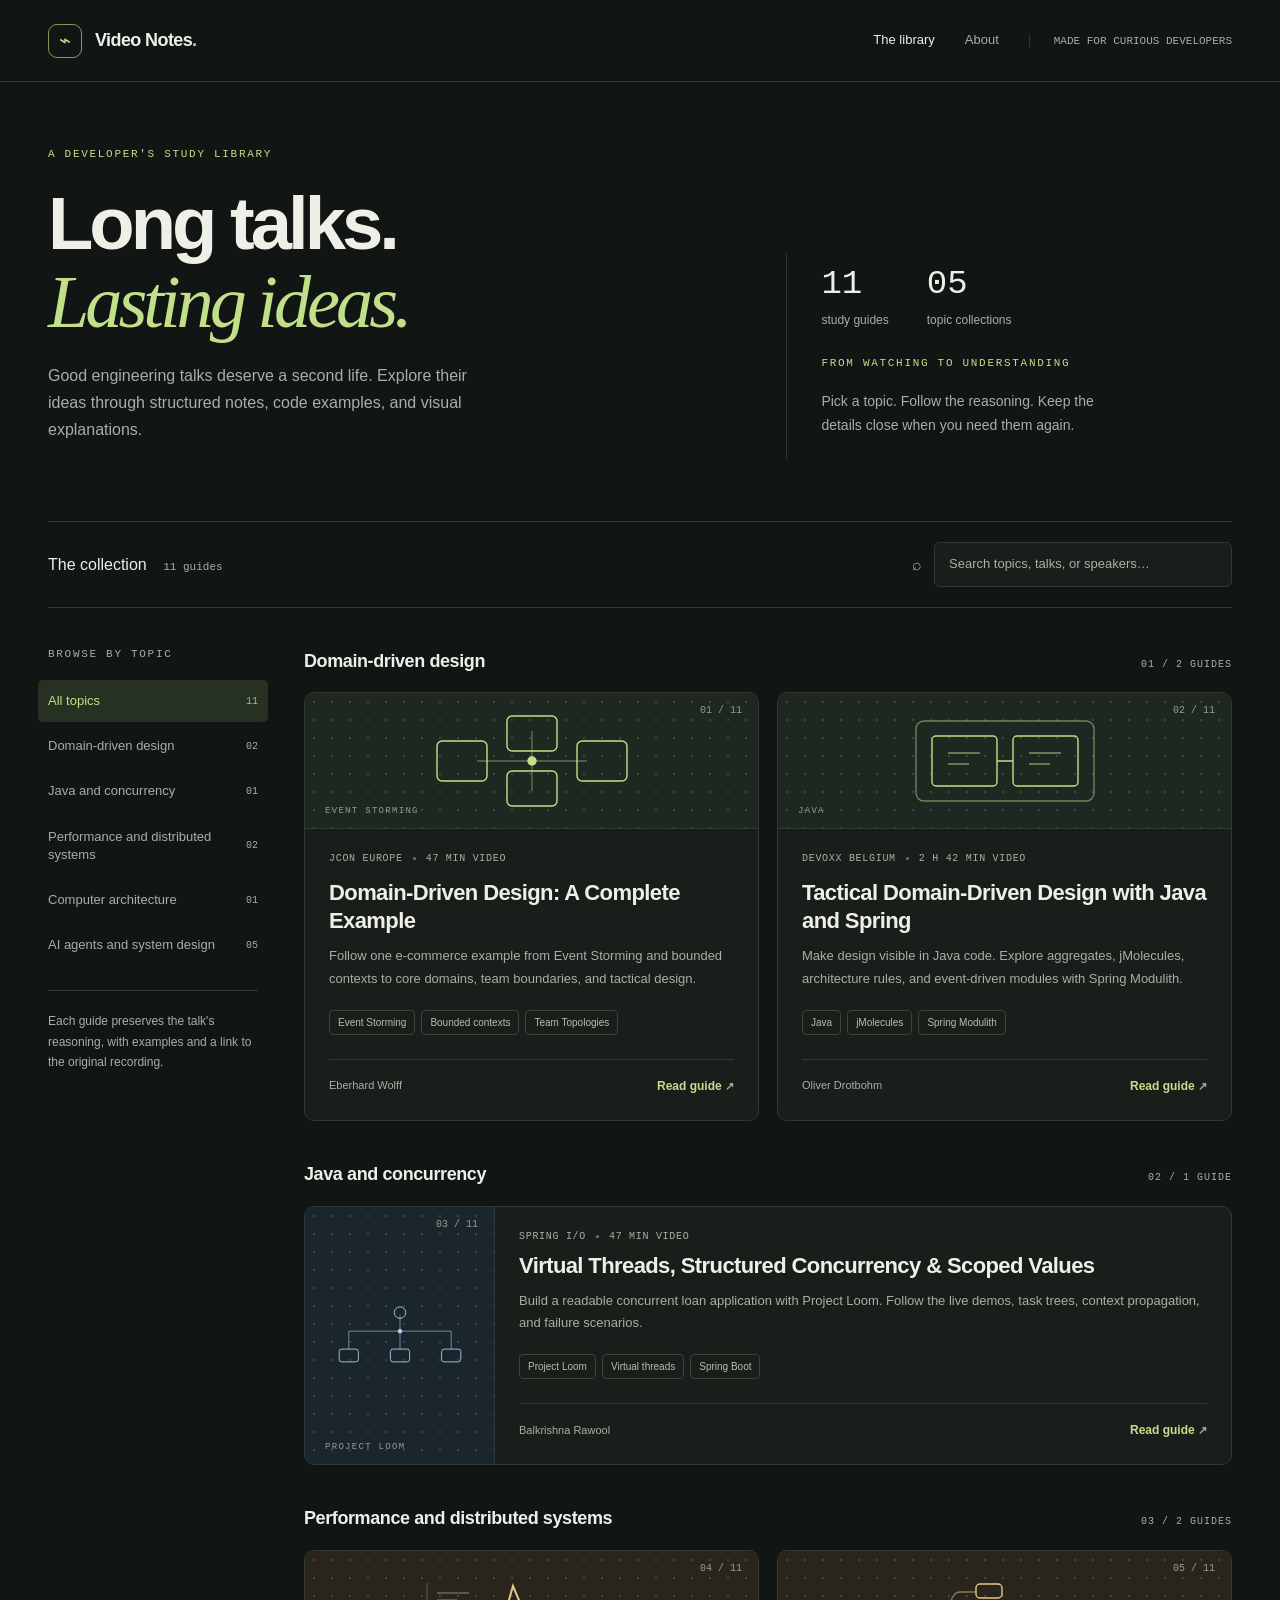
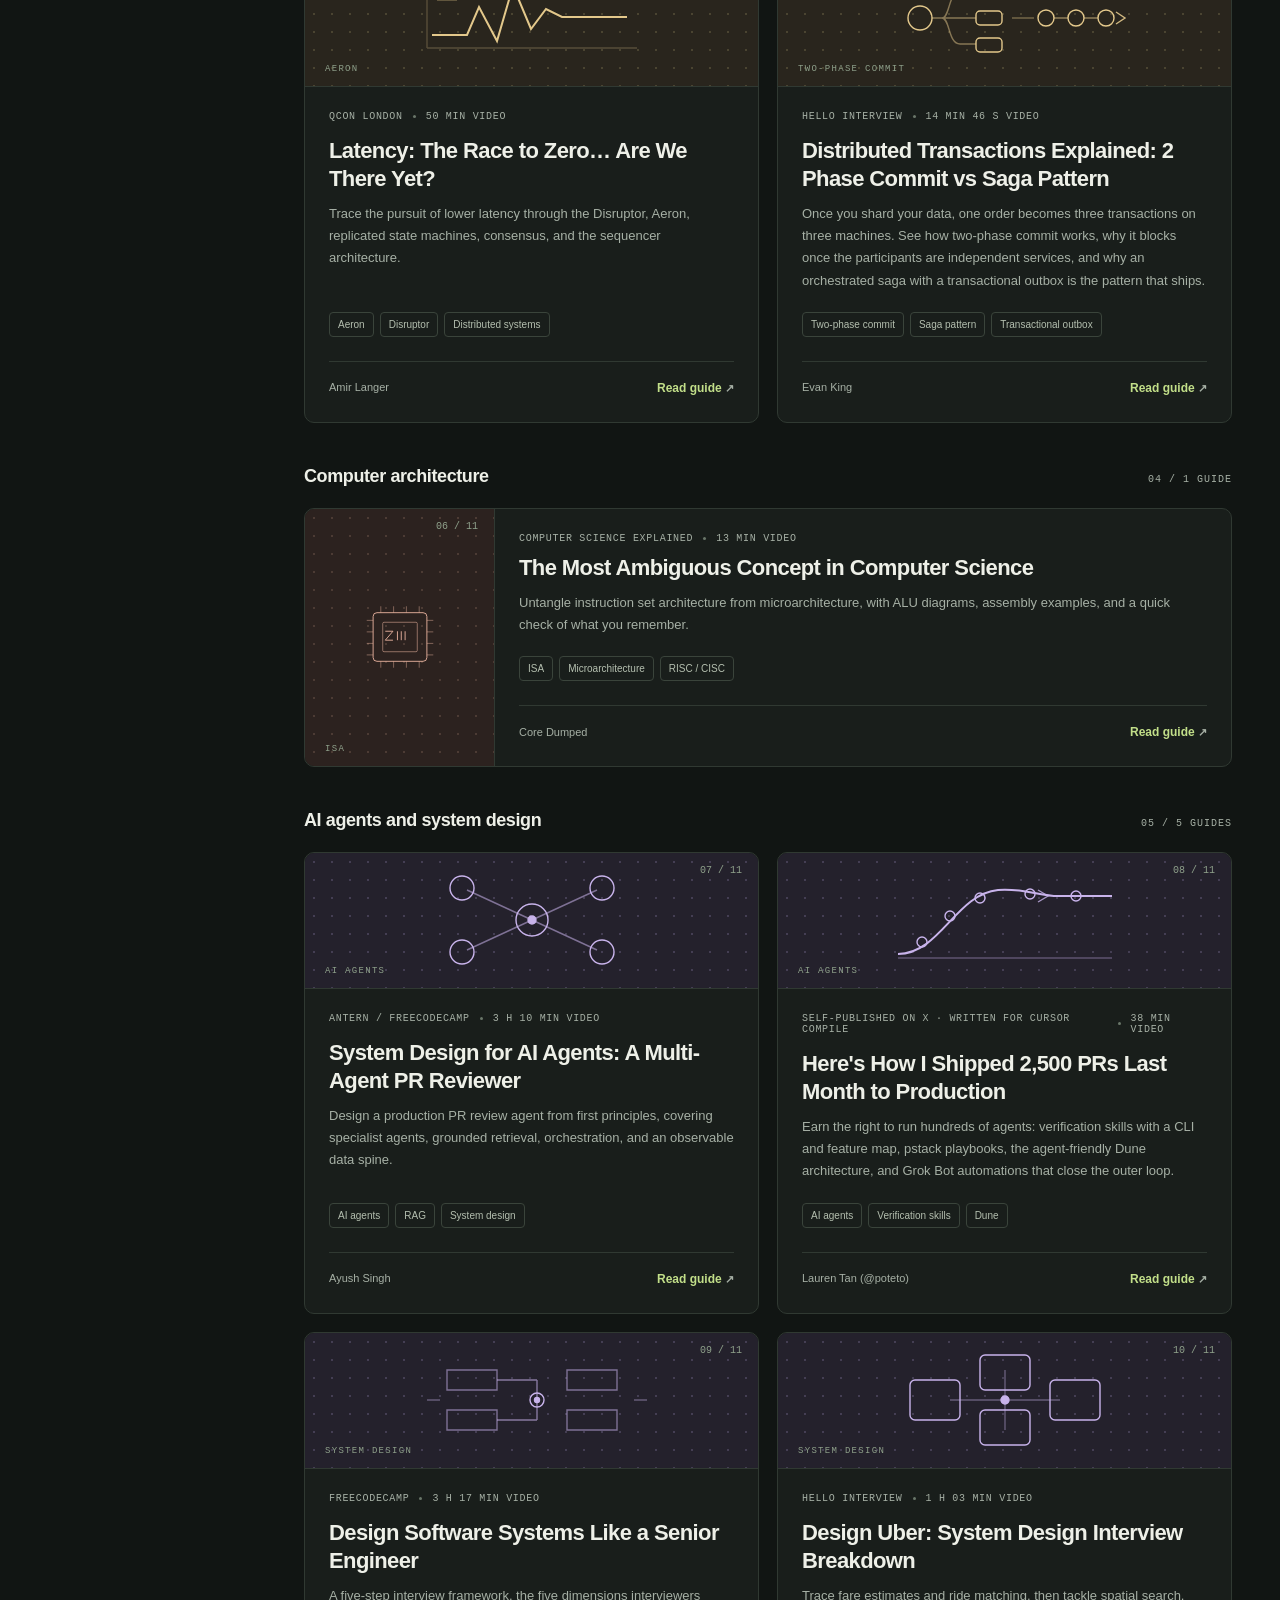
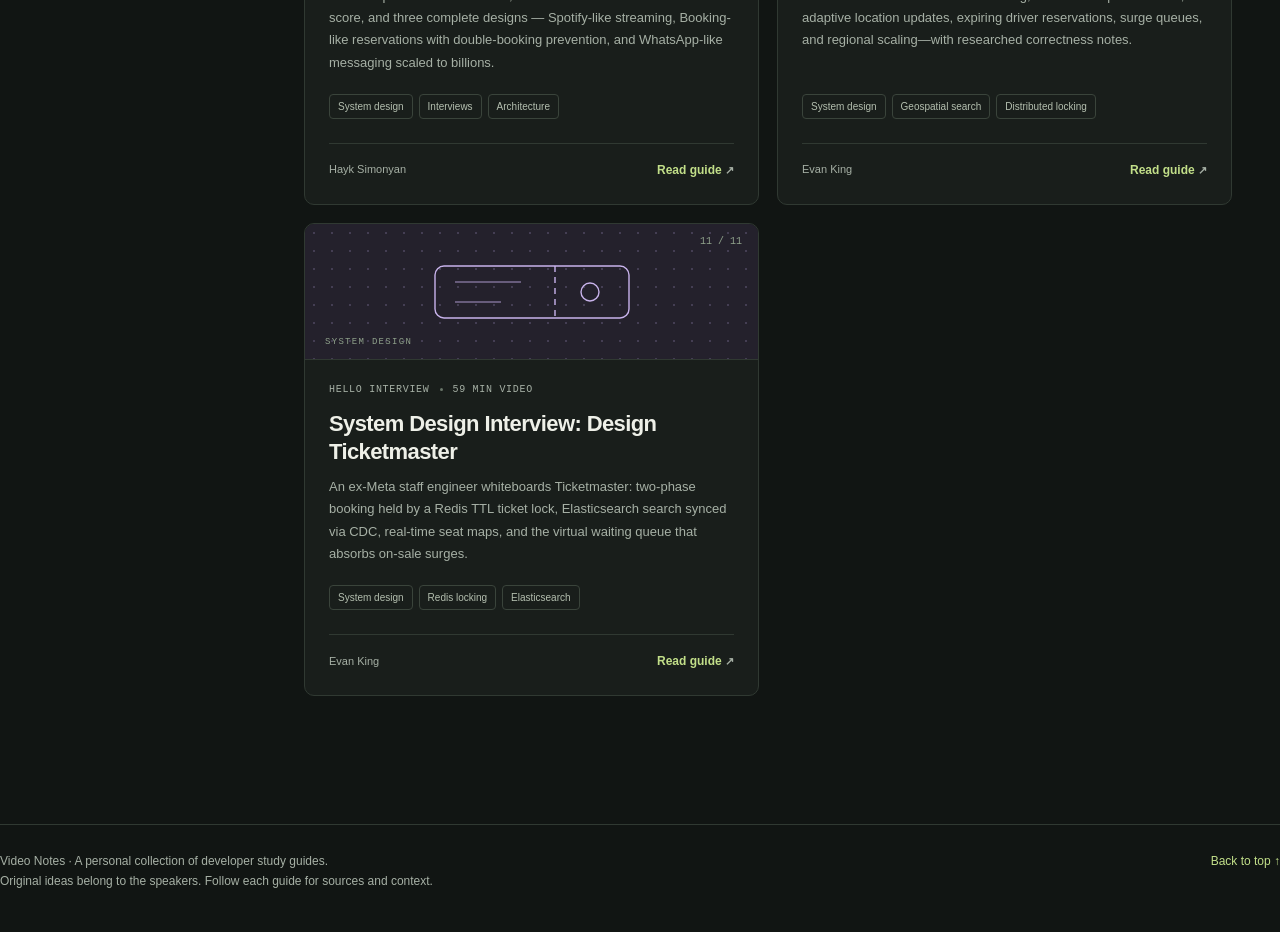
<file: index.html>
<!doctype html>
<html lang="en">
<head>
  <meta charset="utf-8"><meta name="viewport" content="width=device-width, initial-scale=1">
  <meta name="description" content="A developer's video study library. Explore structured guides to domain-driven design, Java concurrency, distributed systems, computer architecture, and AI agents.">
  <meta name="theme-color" content="#111513"><title>Video Notes — A developer's study library</title>
  <link rel="icon" href="assets/favicon.svg" type="image/svg+xml"><link rel="stylesheet" href="assets/site.css">
  <script src="assets/site.js" defer></script>
</head>
<body class="catalog-page" id="top">
<a class="skip-link" href="#library">Skip to the library</a>
<header class="site-bar"><div class="site-bar-inner">
  <a class="site-brand" href="index.html" aria-label="Video Notes home"><span class="brand-mark" aria-hidden="true">⌁</span><span>Video Notes<span class="brand-dot">.</span></span></a>
  <nav class="site-nav" aria-label="Site navigation"><a href="#library" aria-current="page">The library</a><a href="#about">About</a><span class="nav-note">MADE FOR CURIOUS DEVELOPERS</span></nav>
</div></header>
<main class="catalog">
  <section class="catalog-hero" aria-labelledby="page-title">
    <div><span class="eyebrow">A developer's study library</span><h1 id="page-title">Long talks.<br><em>Lasting ideas.</em></h1>
      <p>Good engineering talks deserve a second life. Explore their ideas through structured notes, code examples, and visual explanations.</p></div>
    <div class="hero-aside"><div class="collection-stats"><div><strong>11</strong><span>study guides</span></div><div><strong>05</strong><span>topic collections</span></div></div>
      <div><span class="section-label">From watching to understanding</span><p>Pick a topic. Follow the reasoning. Keep the details close when you need them again.</p></div></div>
  </section>
  <div class="library-toolbar" id="library"><h2>The collection <small id="result-count" role="status" aria-live="polite">11 guides</small></h2>
    <label class="search-field"><span aria-hidden="true">⌕</span><input id="library-search" type="search" placeholder="Search topics, talks, or speakers…" aria-label="Search guides" autocomplete="off"></label></div>
  <div class="library-layout">
    <aside class="topic-sidebar"><span class="section-label">Browse by topic</span><nav aria-label="Topics"><a class="active" href="#library">All topics <span>11</span></a><a href="#domain-driven-design">Domain-driven design <span>02</span></a><a href="#java-and-concurrency">Java and concurrency <span>01</span></a><a href="#performance-and-distributed-systems">Performance and distributed systems <span>02</span></a><a href="#computer-architecture">Computer architecture <span>01</span></a><a href="#ai-agents-and-system-design">AI agents and system design <span>05</span></a></nav>
      <p class="sidebar-note">Each guide preserves the talk's reasoning, with examples and a link to the original recording.</p></aside>
    <div class="library-groups"><section class="topic-group" id="domain-driven-design" aria-labelledby="domain-driven-design-title">
  <div class="group-heading"><h2 id="domain-driven-design-title">Domain-driven design</h2><span class="group-number">01 / 2 guides</span></div>
  <div class="study-grid "><article class="study-card" data-tone="green" data-search="Domain-driven design JCON Europe">
  <div class="card-art" aria-hidden="true"><span class="card-index">01 / 11</span>
    <svg viewBox="0 0 250 100" fill="none" stroke="currentColor" stroke-width="1.4"><path d="M70 50h110M125 20v60" opacity=".4"/><rect x="30" y="30" width="50" height="40" rx="5"/><rect x="100" y="5" width="50" height="35" rx="5"/><rect x="170" y="30" width="50" height="40" rx="5"/><rect x="100" y="60" width="50" height="35" rx="5"/><circle cx="125" cy="50" r="4" fill="currentColor"/></svg>
    <span class="art-label">EVENT STORMING</span>
  </div>
  <div class="card-content">
    <div class="card-meta"><span>JCON Europe</span><span class="small-dot"></span><span>47 min video</span></div>
    <h3><a href="Domain_Driven_Design_A_Complete_Example_Eberhard_Wolff_EN/index.html">Domain-Driven Design: A Complete Example</a></h3>
    <p>Follow one e-commerce example from Event Storming and bounded contexts to core domains, team boundaries, and tactical design.</p>
    <div class="card-tags"><span>Event Storming</span><span>Bounded contexts</span><span>Team Topologies</span></div>
    <div class="card-bottom"><span>Eberhard Wolff</span><a href="Domain_Driven_Design_A_Complete_Example_Eberhard_Wolff_EN/index.html" aria-label="Read the guide: Domain-Driven Design: A Complete Example">Read guide <span aria-hidden="true">↗</span></a></div>
  </div>
</article><article class="study-card" data-tone="green" data-search="Domain-driven design Devoxx Belgium">
  <div class="card-art" aria-hidden="true"><span class="card-index">02 / 11</span>
    <svg viewBox="0 0 250 100" fill="none" stroke="currentColor" stroke-width="1.4"><rect x="36" y="10" width="178" height="80" rx="8" opacity=".5"/><rect x="52" y="25" width="65" height="50" rx="4"/><rect x="133" y="25" width="65" height="50" rx="4"/><path d="M68 42h32M68 53h21M149 42h32M149 53h21" opacity=".6"/><path d="M117 50h16"/></svg>
    <span class="art-label">JAVA</span>
  </div>
  <div class="card-content">
    <div class="card-meta"><span>Devoxx Belgium</span><span class="small-dot"></span><span>2 h 42 min video</span></div>
    <h3><a href="Tactical_Domain_Driven_Design_with_Java_and_Spring_by_Oliver_Drotbohm/index.html">Tactical Domain-Driven Design with Java and Spring</a></h3>
    <p>Make design visible in Java code. Explore aggregates, jMolecules, architecture rules, and event-driven modules with Spring Modulith.</p>
    <div class="card-tags"><span>Java</span><span>jMolecules</span><span>Spring Modulith</span></div>
    <div class="card-bottom"><span>Oliver Drotbohm</span><a href="Tactical_Domain_Driven_Design_with_Java_and_Spring_by_Oliver_Drotbohm/index.html" aria-label="Read the guide: Tactical Domain-Driven Design with Java and Spring">Read guide <span aria-hidden="true">↗</span></a></div>
  </div>
</article></div>
</section><section class="topic-group" id="java-and-concurrency" aria-labelledby="java-and-concurrency-title">
  <div class="group-heading"><h2 id="java-and-concurrency-title">Java and concurrency</h2><span class="group-number">02 / 1 guide</span></div>
  <div class="study-grid single"><article class="study-card" data-tone="blue" data-search="Java and concurrency Spring I/O">
  <div class="card-art" aria-hidden="true"><span class="card-index">03 / 11</span>
    <svg viewBox="0 0 250 100" fill="none" stroke="currentColor" stroke-width="1.4"><path d="M125 20v24M125 44H45v28M125 44h80v28M125 44v28" opacity=".65"/><circle cx="125" cy="15" r="9"/><rect x="30" y="72" width="30" height="20" rx="4"/><rect x="110" y="72" width="30" height="20" rx="4"/><rect x="190" y="72" width="30" height="20" rx="4"/><circle cx="125" cy="44" r="3" fill="currentColor"/></svg>
    <span class="art-label">PROJECT LOOM</span>
  </div>
  <div class="card-content">
    <div class="card-meta"><span>Spring I/O</span><span class="small-dot"></span><span>47 min video</span></div>
    <h3><a href="Virtual_Threads_Structured_Concurrency_and_Scoped_Values_Putting_it_all_together_Spring_IO/index.html">Virtual Threads, Structured Concurrency &amp; Scoped Values</a></h3>
    <p>Build a readable concurrent loan application with Project Loom. Follow the live demos, task trees, context propagation, and failure scenarios.</p>
    <div class="card-tags"><span>Project Loom</span><span>Virtual threads</span><span>Spring Boot</span></div>
    <div class="card-bottom"><span>Balkrishna Rawool</span><a href="Virtual_Threads_Structured_Concurrency_and_Scoped_Values_Putting_it_all_together_Spring_IO/index.html" aria-label="Read the guide: Virtual Threads, Structured Concurrency &amp; Scoped Values">Read guide <span aria-hidden="true">↗</span></a></div>
  </div>
</article></div>
</section><section class="topic-group" id="performance-and-distributed-systems" aria-labelledby="performance-and-distributed-systems-title">
  <div class="group-heading"><h2 id="performance-and-distributed-systems-title">Performance and distributed systems</h2><span class="group-number">03 / 2 guides</span></div>
  <div class="study-grid "><article class="study-card" data-tone="amber" data-search="Performance and distributed systems QCon London">
  <div class="card-art" aria-hidden="true"><span class="card-index">04 / 11</span>
    <svg viewBox="0 0 250 100" fill="none" stroke="currentColor" stroke-width="1.4"><path d="M20 80h210M20 80V15" opacity=".25"/><path d="M25 67h35l12-28 18 34 16-55 18 43 15-20 16 8h65" stroke-width="2"/><path d="M30 25h32M30 32h20" opacity=".4"/></svg>
    <span class="art-label">AERON</span>
  </div>
  <div class="card-content">
    <div class="card-meta"><span>QCon London</span><span class="small-dot"></span><span>50 min video</span></div>
    <h3><a href="Latency_the_race_to_zero/index.html">Latency: The Race to Zero… Are We There Yet?</a></h3>
    <p>Trace the pursuit of lower latency through the Disruptor, Aeron, replicated state machines, consensus, and the sequencer architecture.</p>
    <div class="card-tags"><span>Aeron</span><span>Disruptor</span><span>Distributed systems</span></div>
    <div class="card-bottom"><span>Amir Langer</span><a href="Latency_the_race_to_zero/index.html" aria-label="Read the guide: Latency: The Race to Zero… Are We There Yet?">Read guide <span aria-hidden="true">↗</span></a></div>
  </div>
</article><article class="study-card" data-tone="amber" data-search="Performance and distributed systems Hello Interview">
  <div class="card-art" aria-hidden="true"><span class="card-index">05 / 11</span>
    <svg viewBox="0 0 250 100" fill="none" stroke="currentColor" stroke-width="1.4"><circle cx="40" cy="50" r="12"/><path d="M52 50h10M62 50c8 0 6-26 18-26h16M62 50h34M62 50c8 0 6 26 18 26h16" opacity=".5"/><rect x="96" y="16" width="26" height="14" rx="4"/><rect x="96" y="43" width="26" height="14" rx="4"/><rect x="96" y="70" width="26" height="14" rx="4"/><path d="M132 50h22" opacity=".4"/><circle cx="166" cy="50" r="8"/><circle cx="196" cy="50" r="8"/><circle cx="226" cy="50" r="8"/><path d="M174 50h14M204 50h14" opacity=".55"/><path d="M236 44l9 6-9 6" opacity=".9"/></svg>
    <span class="art-label">TWO-PHASE COMMIT</span>
  </div>
  <div class="card-content">
    <div class="card-meta"><span>Hello Interview</span><span class="small-dot"></span><span>14 min 46 s video</span></div>
    <h3><a href="Distributed_Transactions_Explained_2_Phase_Commit_vs_Saga_Pattern/index.html">Distributed Transactions Explained: 2 Phase Commit vs Saga Pattern</a></h3>
    <p>Once you shard your data, one order becomes three transactions on three machines. See how two-phase commit works, why it blocks once the participants are independent services, and why an orchestrated saga with a transactional outbox is the pattern that ships.</p>
    <div class="card-tags"><span>Two-phase commit</span><span>Saga pattern</span><span>Transactional outbox</span></div>
    <div class="card-bottom"><span>Evan King</span><a href="Distributed_Transactions_Explained_2_Phase_Commit_vs_Saga_Pattern/index.html" aria-label="Read the guide: Distributed Transactions Explained: 2 Phase Commit vs Saga Pattern">Read guide <span aria-hidden="true">↗</span></a></div>
  </div>
</article></div>
</section><section class="topic-group" id="computer-architecture" aria-labelledby="computer-architecture-title">
  <div class="group-heading"><h2 id="computer-architecture-title">Computer architecture</h2><span class="group-number">04 / 1 guide</span></div>
  <div class="study-grid single"><article class="study-card" data-tone="coral" data-search="Computer architecture Computer science explained">
  <div class="card-art" aria-hidden="true"><span class="card-index">06 / 11</span>
    <svg viewBox="0 0 250 100" fill="none" stroke="currentColor" stroke-width="1.4"><rect x="83" y="12" width="84" height="76" rx="6"/><rect x="98" y="27" width="54" height="46" rx="2" opacity=".6"/><path d="M102 41h12l-12 14h12M133 41v14m-6-14v14m-6-14v14"/><path d="M95 2v10m20-10v10m20-10v10m20-10v10M95 88v10m20-10v10m20-10v10m20-10v10M73 24h10m-10 18h10m-10 18h10m-10 18h10M167 24h10m-10 18h10m-10 18h10m-10 18h10" opacity=".5"/></svg>
    <span class="art-label">ISA</span>
  </div>
  <div class="card-content">
    <div class="card-meta"><span>Computer science explained</span><span class="small-dot"></span><span>13 min video</span></div>
    <h3><a href="The_Most_Ambiguous_Concept_in_Computer_Science/index.html">The Most Ambiguous Concept in Computer Science</a></h3>
    <p>Untangle instruction set architecture from microarchitecture, with ALU diagrams, assembly examples, and a quick check of what you remember.</p>
    <div class="card-tags"><span>ISA</span><span>Microarchitecture</span><span>RISC / CISC</span></div>
    <div class="card-bottom"><span>Core Dumped</span><a href="The_Most_Ambiguous_Concept_in_Computer_Science/index.html" aria-label="Read the guide: The Most Ambiguous Concept in Computer Science">Read guide <span aria-hidden="true">↗</span></a></div>
  </div>
</article></div>
</section><section class="topic-group" id="ai-agents-and-system-design" aria-labelledby="ai-agents-and-system-design-title">
  <div class="group-heading"><h2 id="ai-agents-and-system-design-title">AI agents and system design</h2><span class="group-number">05 / 5 guides</span></div>
  <div class="study-grid "><article class="study-card" data-tone="violet" data-search="AI agents and system design Antern / freeCodeCamp">
  <div class="card-art" aria-hidden="true"><span class="card-index">07 / 11</span>
    <svg viewBox="0 0 250 100" fill="none" stroke="currentColor" stroke-width="1.4"><path d="M125 50L60 20M125 50l65-30M125 50L60 80M125 50l65 30" opacity=".55"/><circle cx="125" cy="50" r="16"/><circle cx="55" cy="18" r="12"/><circle cx="195" cy="18" r="12"/><circle cx="55" cy="82" r="12"/><circle cx="195" cy="82" r="12"/><circle cx="125" cy="50" r="4" fill="currentColor"/></svg>
    <span class="art-label">AI AGENTS</span>
  </div>
  <div class="card-content">
    <div class="card-meta"><span>Antern / freeCodeCamp</span><span class="small-dot"></span><span>3 h 10 min video</span></div>
    <h3><a href="System_Design_for_AI_Agents_Building_a_Multi_Agent_PR_Reviewer/LEARN.html">System Design for AI Agents: A Multi-Agent PR Reviewer</a></h3>
    <p>Design a production PR review agent from first principles, covering specialist agents, grounded retrieval, orchestration, and an observable data spine.</p>
    <div class="card-tags"><span>AI agents</span><span>RAG</span><span>System design</span></div>
    <div class="card-bottom"><span>Ayush Singh</span><a href="System_Design_for_AI_Agents_Building_a_Multi_Agent_PR_Reviewer/LEARN.html" aria-label="Read the guide: System Design for AI Agents: A Multi-Agent PR Reviewer">Read guide <span aria-hidden="true">↗</span></a></div>
  </div>
</article><article class="study-card" data-tone="violet" data-search="AI agents and system design Self-published on X · written for Cursor Compile">
  <div class="card-art" aria-hidden="true"><span class="card-index">08 / 11</span>
    <svg viewBox="0 0 250 100" fill="none" stroke="currentColor" stroke-width="1.4"><path d="M18 84C60 84 76 24 118 20c26-2 42 6 60 6h54" stroke-width="2"/><circle cx="42" cy="72" r="5"/><circle cx="70" cy="46" r="5"/><circle cx="100" cy="28" r="5"/><circle cx="150" cy="24" r="5"/><circle cx="196" cy="26" r="5"/><path d="M18 88h214" opacity=".35"/><path d="M158 20l10 6-10 6" opacity=".8"/></svg>
    <span class="art-label">AI AGENTS</span>
  </div>
  <div class="card-content">
    <div class="card-meta"><span>Self-published on X · written for Cursor Compile</span><span class="small-dot"></span><span>38 min video</span></div>
    <h3><a href="lauren_here_s_how_i_shipped_2_500_PRs_last_month_to_production/index.html">Here&#x27;s How I Shipped 2,500 PRs Last Month to Production</a></h3>
    <p>Earn the right to run hundreds of agents: verification skills with a CLI and feature map, pstack playbooks, the agent-friendly Dune architecture, and Grok Bot automations that close the outer loop.</p>
    <div class="card-tags"><span>AI agents</span><span>Verification skills</span><span>Dune</span></div>
    <div class="card-bottom"><span>Lauren Tan (@poteto)</span><a href="lauren_here_s_how_i_shipped_2_500_PRs_last_month_to_production/index.html" aria-label="Read the guide: Here&#x27;s How I Shipped 2,500 PRs Last Month to Production">Read guide <span aria-hidden="true">↗</span></a></div>
  </div>
</article><article class="study-card" data-tone="violet" data-search="AI agents and system design freeCodeCamp">
  <div class="card-art" aria-hidden="true"><span class="card-index">09 / 11</span>
    <svg viewBox="0 0 250 100" fill="none" stroke="currentColor" stroke-width="1.4"><path d="M40 20h50v20H40zM40 60h50v20H40zM160 20h50v20h-50zM160 60h50v20h-50z" opacity=".55"/><path d="M90 30h40M90 70h40M130 30v40" opacity=".6"/><circle cx="130" cy="50" r="7"/><path d="M20 50h13M227 50h13" opacity=".4"/><circle cx="130" cy="50" r="2.5" fill="currentColor"/></svg>
    <span class="art-label">SYSTEM DESIGN</span>
  </div>
  <div class="card-content">
    <div class="card-meta"><span>freeCodeCamp</span><span class="small-dot"></span><span>3 h 17 min video</span></div>
    <h3><a href="Design_Software_Systems_Like_a_Senior_Engineer_Complete_Course/index.html">Design Software Systems Like a Senior Engineer</a></h3>
    <p>A five-step interview framework, the five dimensions interviewers score, and three complete designs — Spotify-like streaming, Booking-like reservations with double-booking prevention, and WhatsApp-like messaging scaled to billions.</p>
    <div class="card-tags"><span>System design</span><span>Interviews</span><span>Architecture</span></div>
    <div class="card-bottom"><span>Hayk Simonyan</span><a href="Design_Software_Systems_Like_a_Senior_Engineer_Complete_Course/index.html" aria-label="Read the guide: Design Software Systems Like a Senior Engineer">Read guide <span aria-hidden="true">↗</span></a></div>
  </div>
</article><article class="study-card" data-tone="violet" data-search="AI agents and system design Hello Interview">
  <div class="card-art" aria-hidden="true"><span class="card-index">10 / 11</span>
    <svg viewBox="0 0 250 100" fill="none" stroke="currentColor" stroke-width="1.4"><path d="M70 50h110M125 20v60" opacity=".4"/><rect x="30" y="30" width="50" height="40" rx="5"/><rect x="100" y="5" width="50" height="35" rx="5"/><rect x="170" y="30" width="50" height="40" rx="5"/><rect x="100" y="60" width="50" height="35" rx="5"/><circle cx="125" cy="50" r="4" fill="currentColor"/></svg>
    <span class="art-label">SYSTEM DESIGN</span>
  </div>
  <div class="card-content">
    <div class="card-meta"><span>Hello Interview</span><span class="small-dot"></span><span>1 h 03 min video</span></div>
    <h3><a href="Design_Uber_w_a_Ex-Meta_Staff_Engineer_-_System_Design_Interview_breakdown/index.html">Design Uber: System Design Interview Breakdown</a></h3>
    <p>Trace fare estimates and ride matching, then tackle spatial search, adaptive location updates, expiring driver reservations, surge queues, and regional scaling—with researched correctness notes.</p>
    <div class="card-tags"><span>System design</span><span>Geospatial search</span><span>Distributed locking</span></div>
    <div class="card-bottom"><span>Evan King</span><a href="Design_Uber_w_a_Ex-Meta_Staff_Engineer_-_System_Design_Interview_breakdown/index.html" aria-label="Read the guide: Design Uber: System Design Interview Breakdown">Read guide <span aria-hidden="true">↗</span></a></div>
  </div>
</article><article class="study-card" data-tone="violet" data-search="AI agents and system design Hello Interview">
  <div class="card-art" aria-hidden="true"><span class="card-index">11 / 11</span>
    <svg viewBox="0 0 250 100" fill="none" stroke="currentColor" stroke-width="1.4"><rect x="28" y="24" width="194" height="52" rx="9"/><path d="M148 24v52" stroke-dasharray="6 5"/><circle cx="183" cy="50" r="9"/><path d="M48 40h66M48 60h46" opacity=".55"/></svg>
    <span class="art-label">SYSTEM DESIGN</span>
  </div>
  <div class="card-content">
    <div class="card-meta"><span>Hello Interview</span><span class="small-dot"></span><span>59 min video</span></div>
    <h3><a href="System_Design_Interview_-_Design_Ticketmaster_w_a_Ex-Meta_Staff_Engineer/index.html">System Design Interview: Design Ticketmaster</a></h3>
    <p>An ex-Meta staff engineer whiteboards Ticketmaster: two-phase booking held by a Redis TTL ticket lock, Elasticsearch search synced via CDC, real-time seat maps, and the virtual waiting queue that absorbs on-sale surges.</p>
    <div class="card-tags"><span>System design</span><span>Redis locking</span><span>Elasticsearch</span></div>
    <div class="card-bottom"><span>Evan King</span><a href="System_Design_Interview_-_Design_Ticketmaster_w_a_Ex-Meta_Staff_Engineer/index.html" aria-label="Read the guide: System Design Interview: Design Ticketmaster">Read guide <span aria-hidden="true">↗</span></a></div>
  </div>
</article></div>
</section>
      <div class="empty-state" id="empty-state" hidden><h2>No guides found</h2><p>Try a topic such as Java, DDD, or AI, or search for a speaker.</p><button id="clear-search" type="button">Clear search</button></div>
    </div>
  </div>
</main>
<footer class="site-footer" id="about"><span>Video Notes · A personal collection of developer study guides.<br>Original ideas belong to the speakers. Follow each guide for sources and context.</span><a href="#top">Back to top ↑</a></footer>
</body>
</html>
</file>
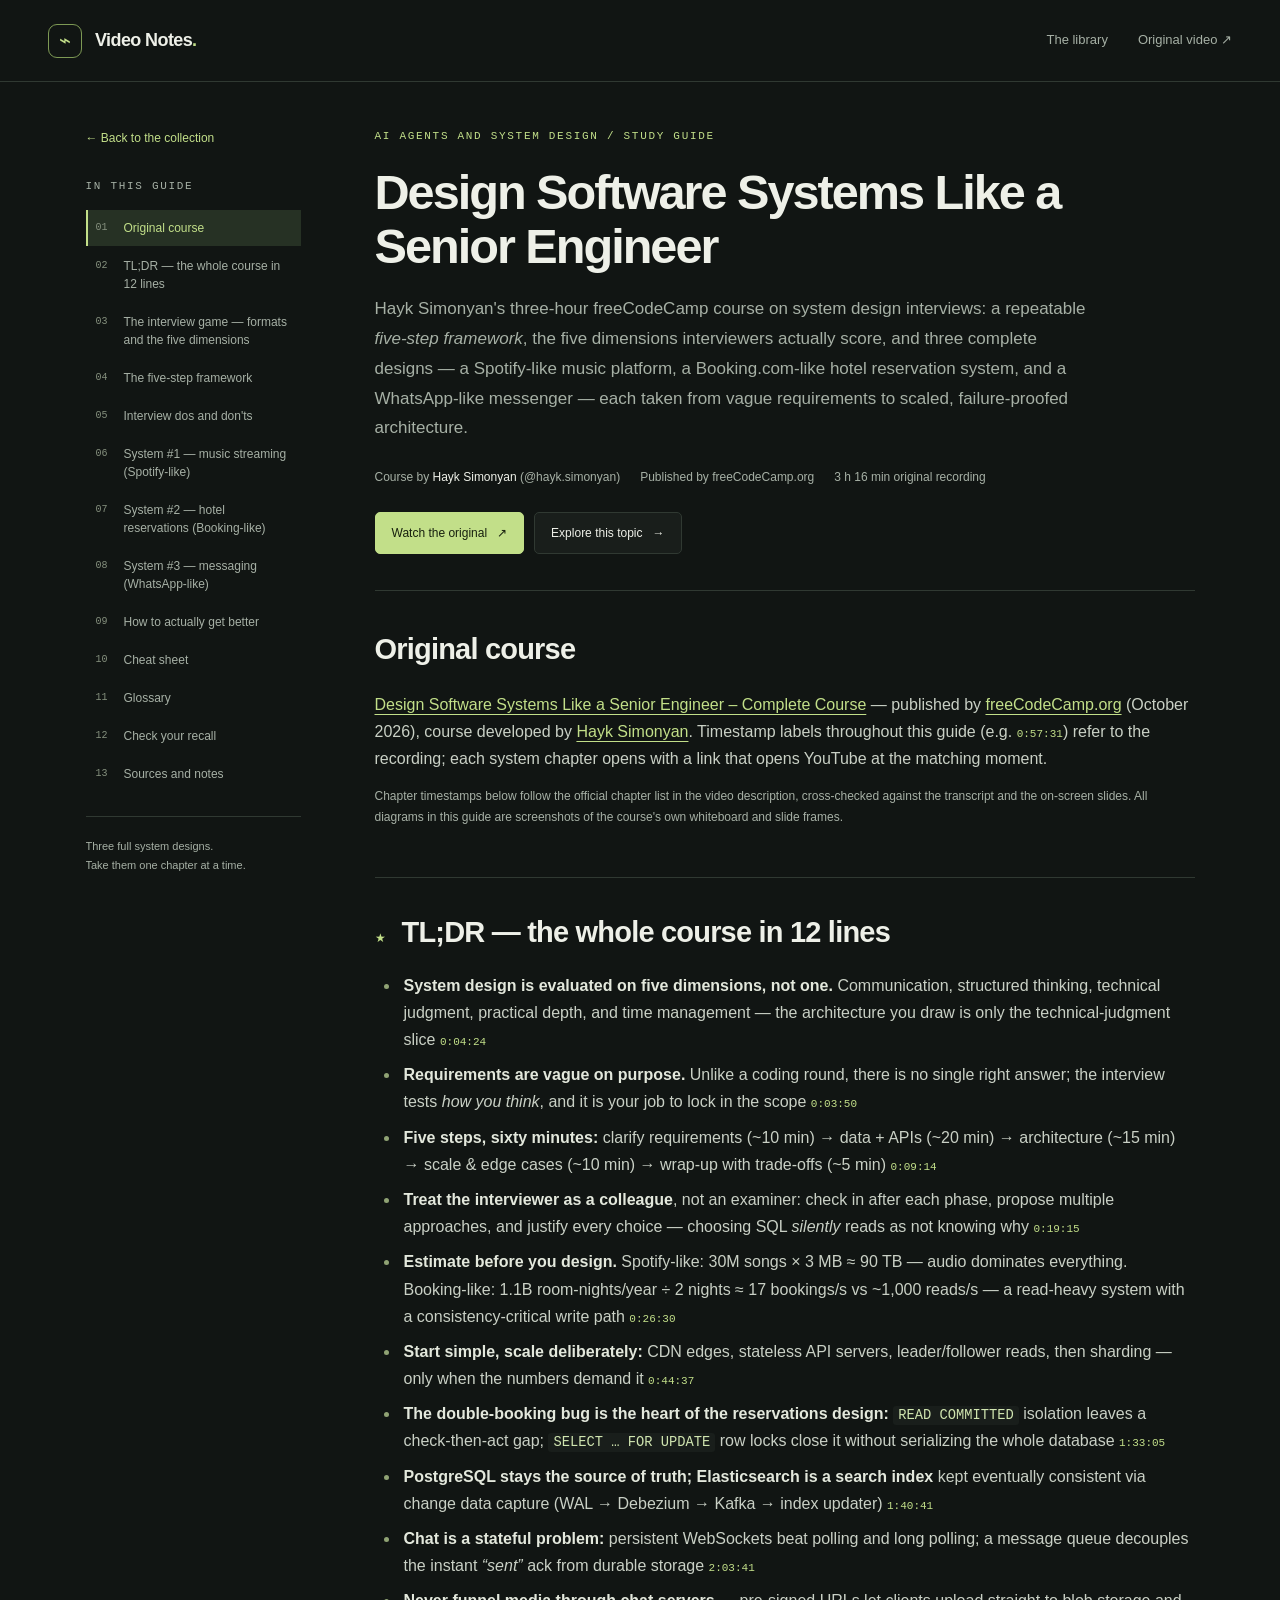
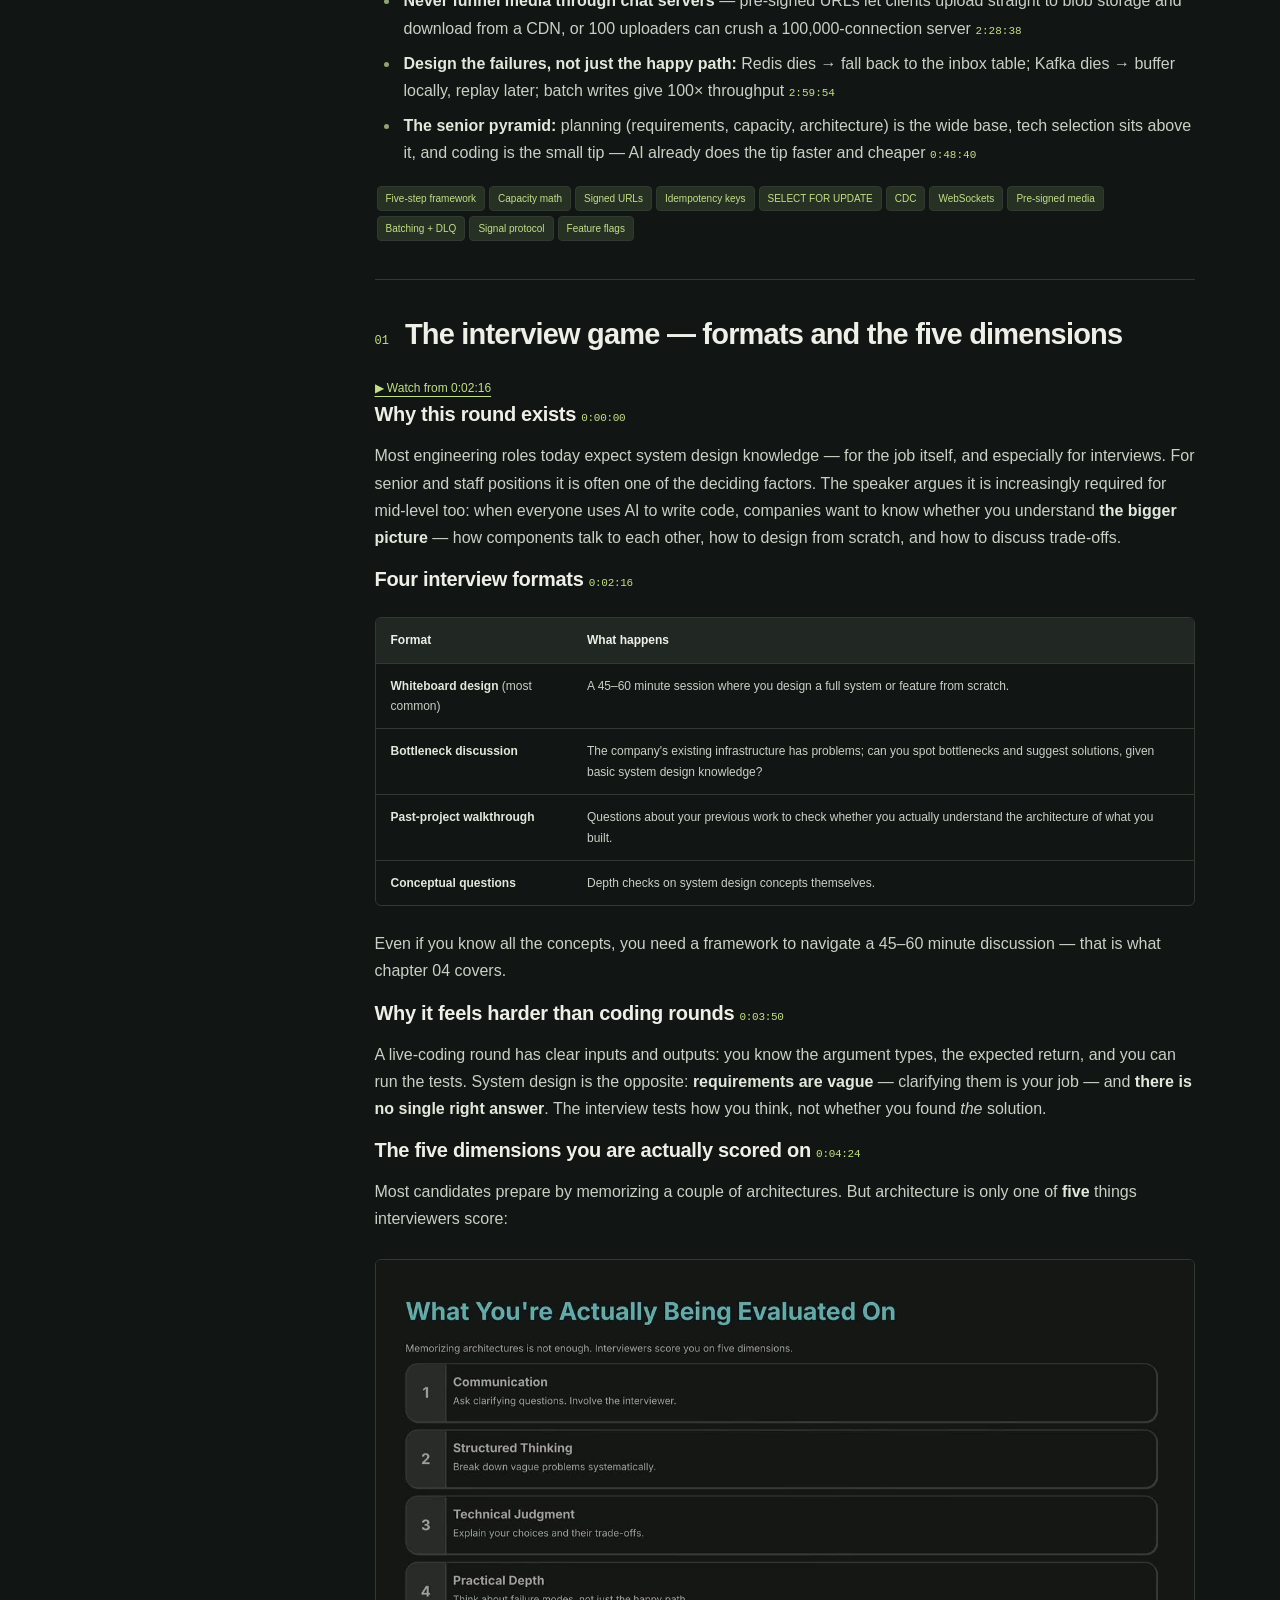
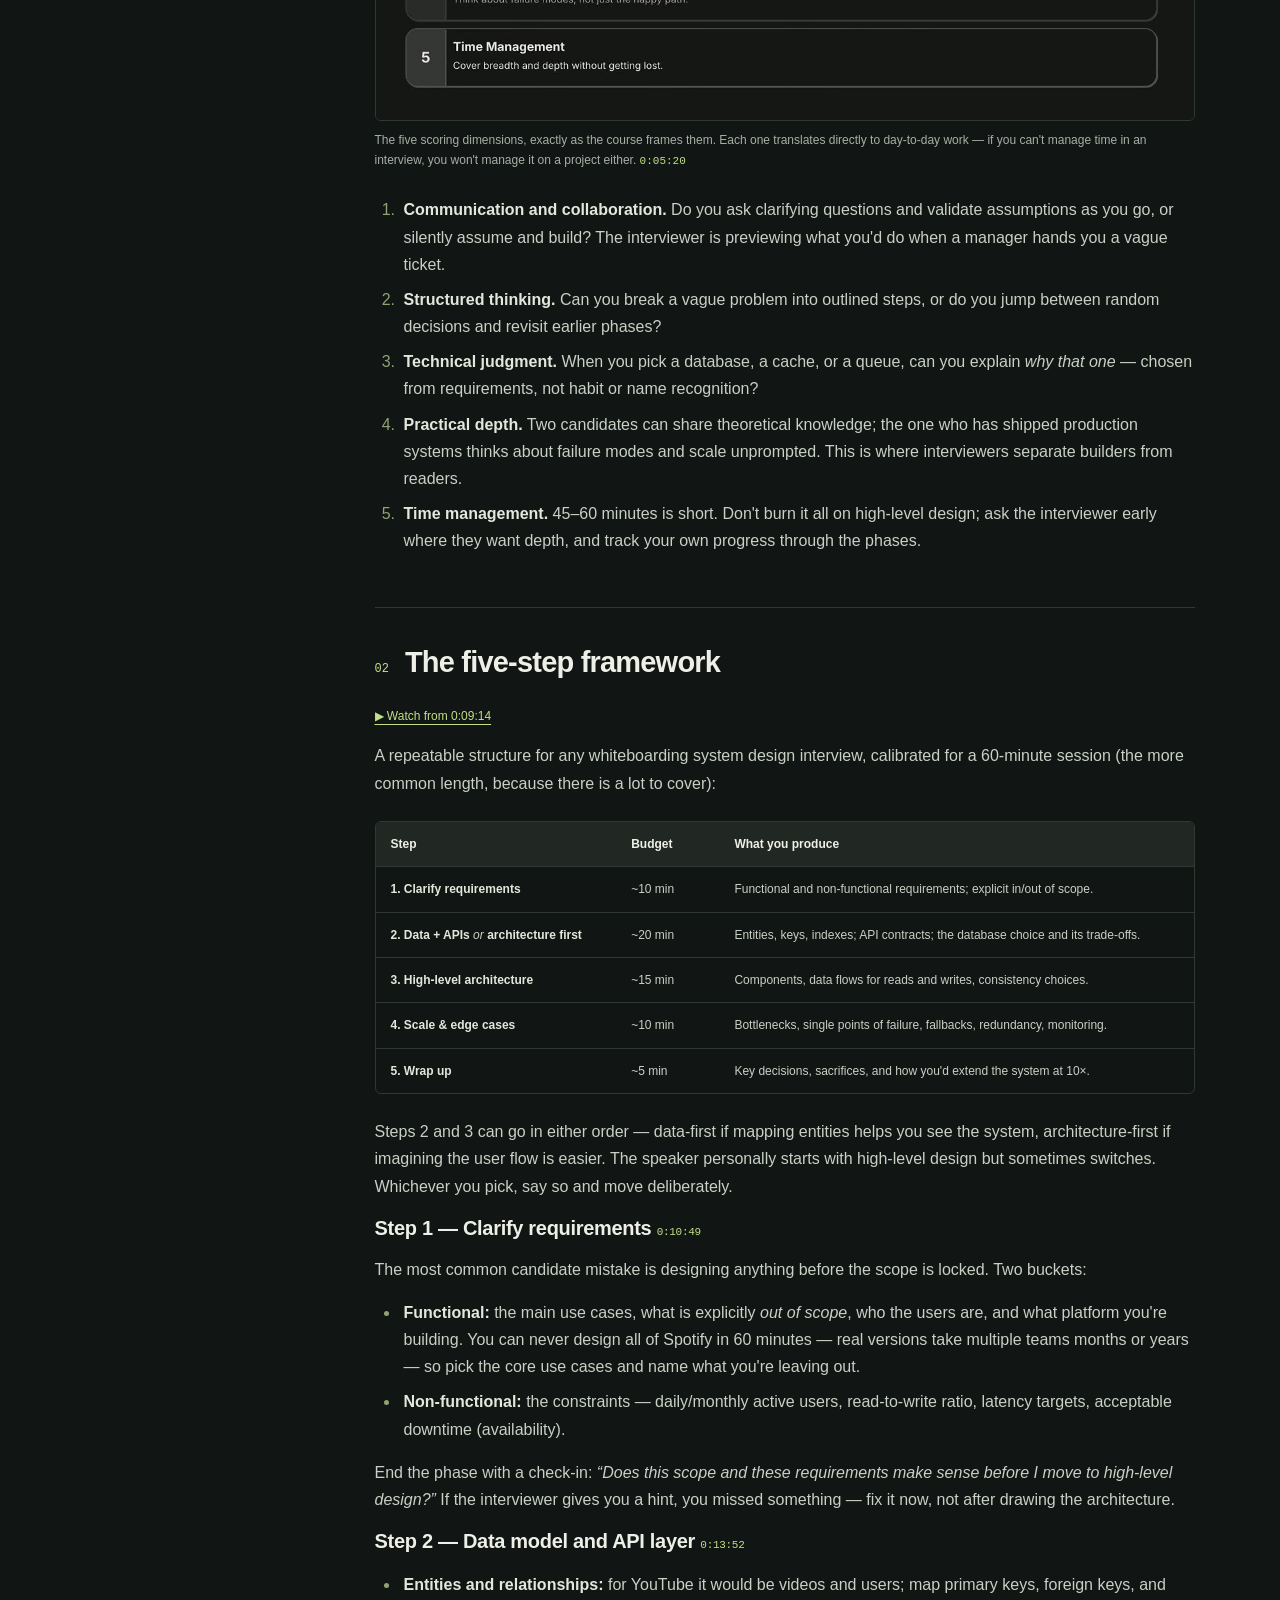
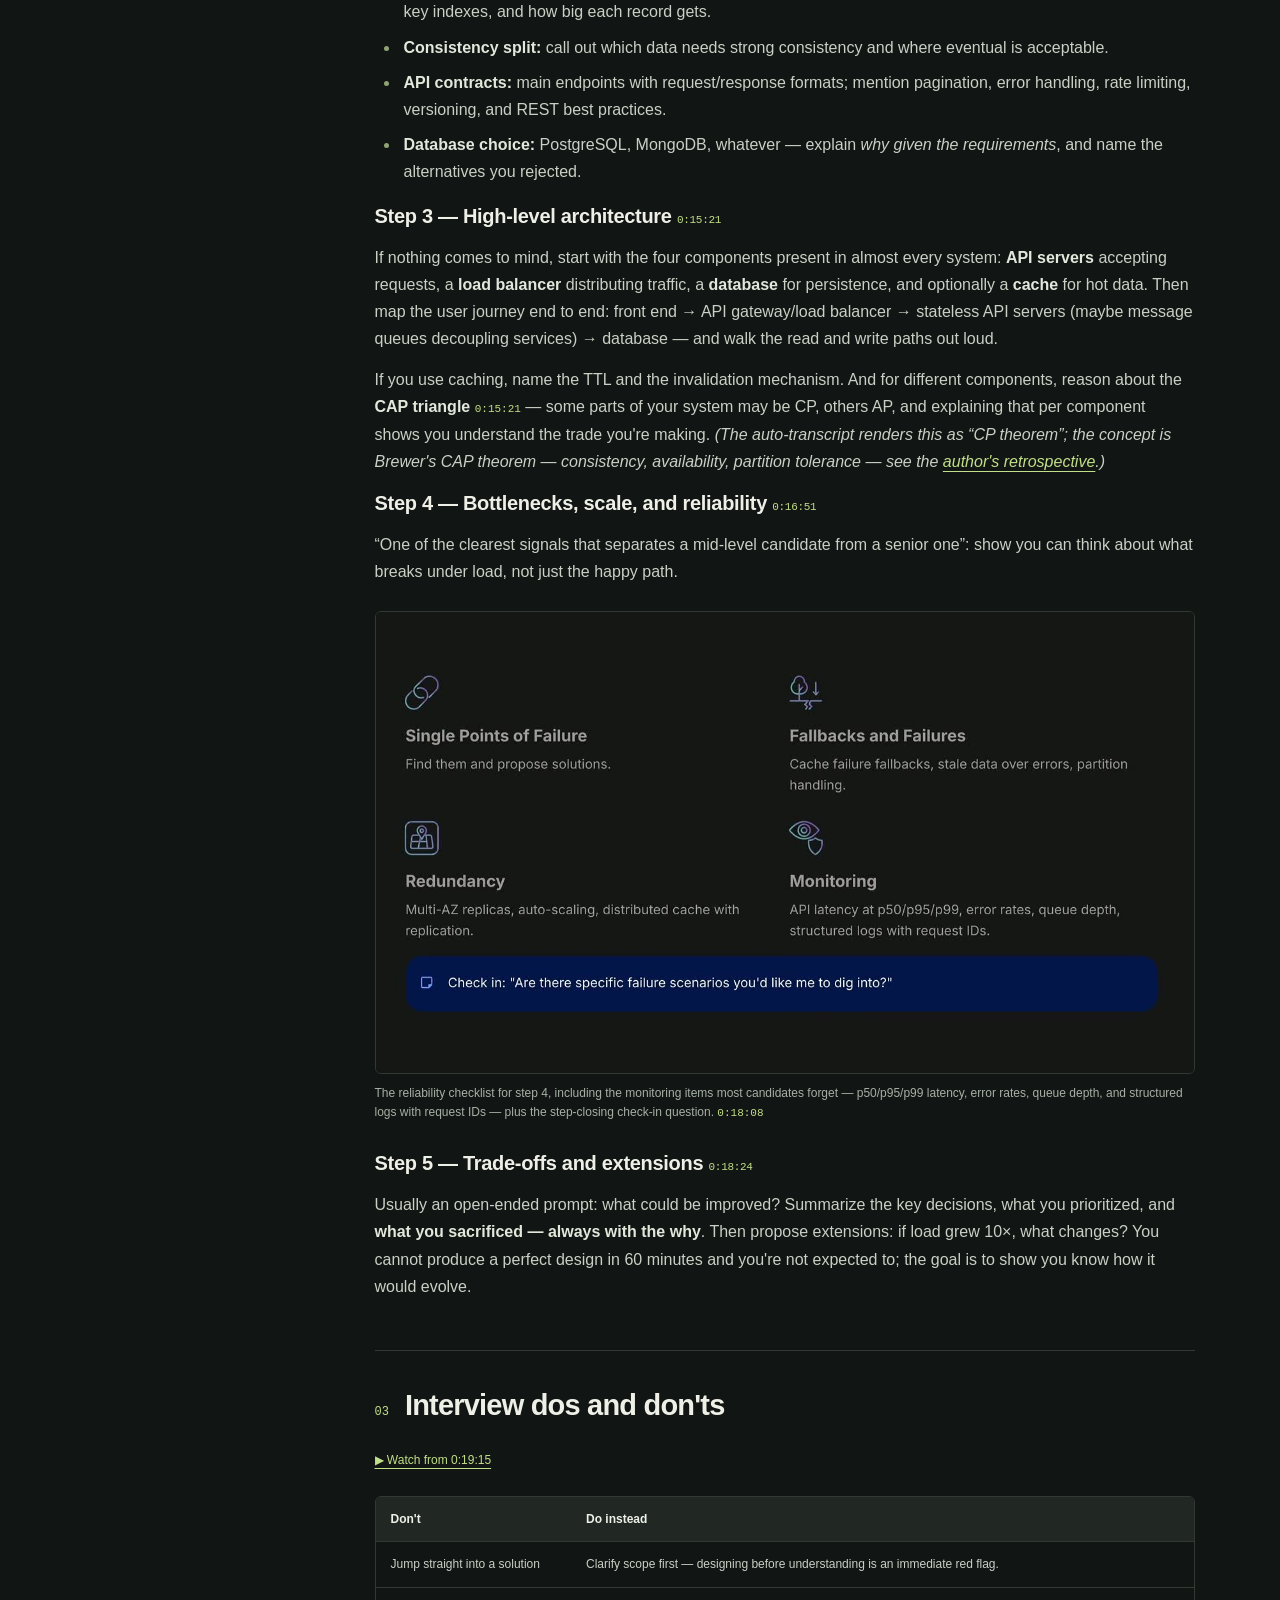
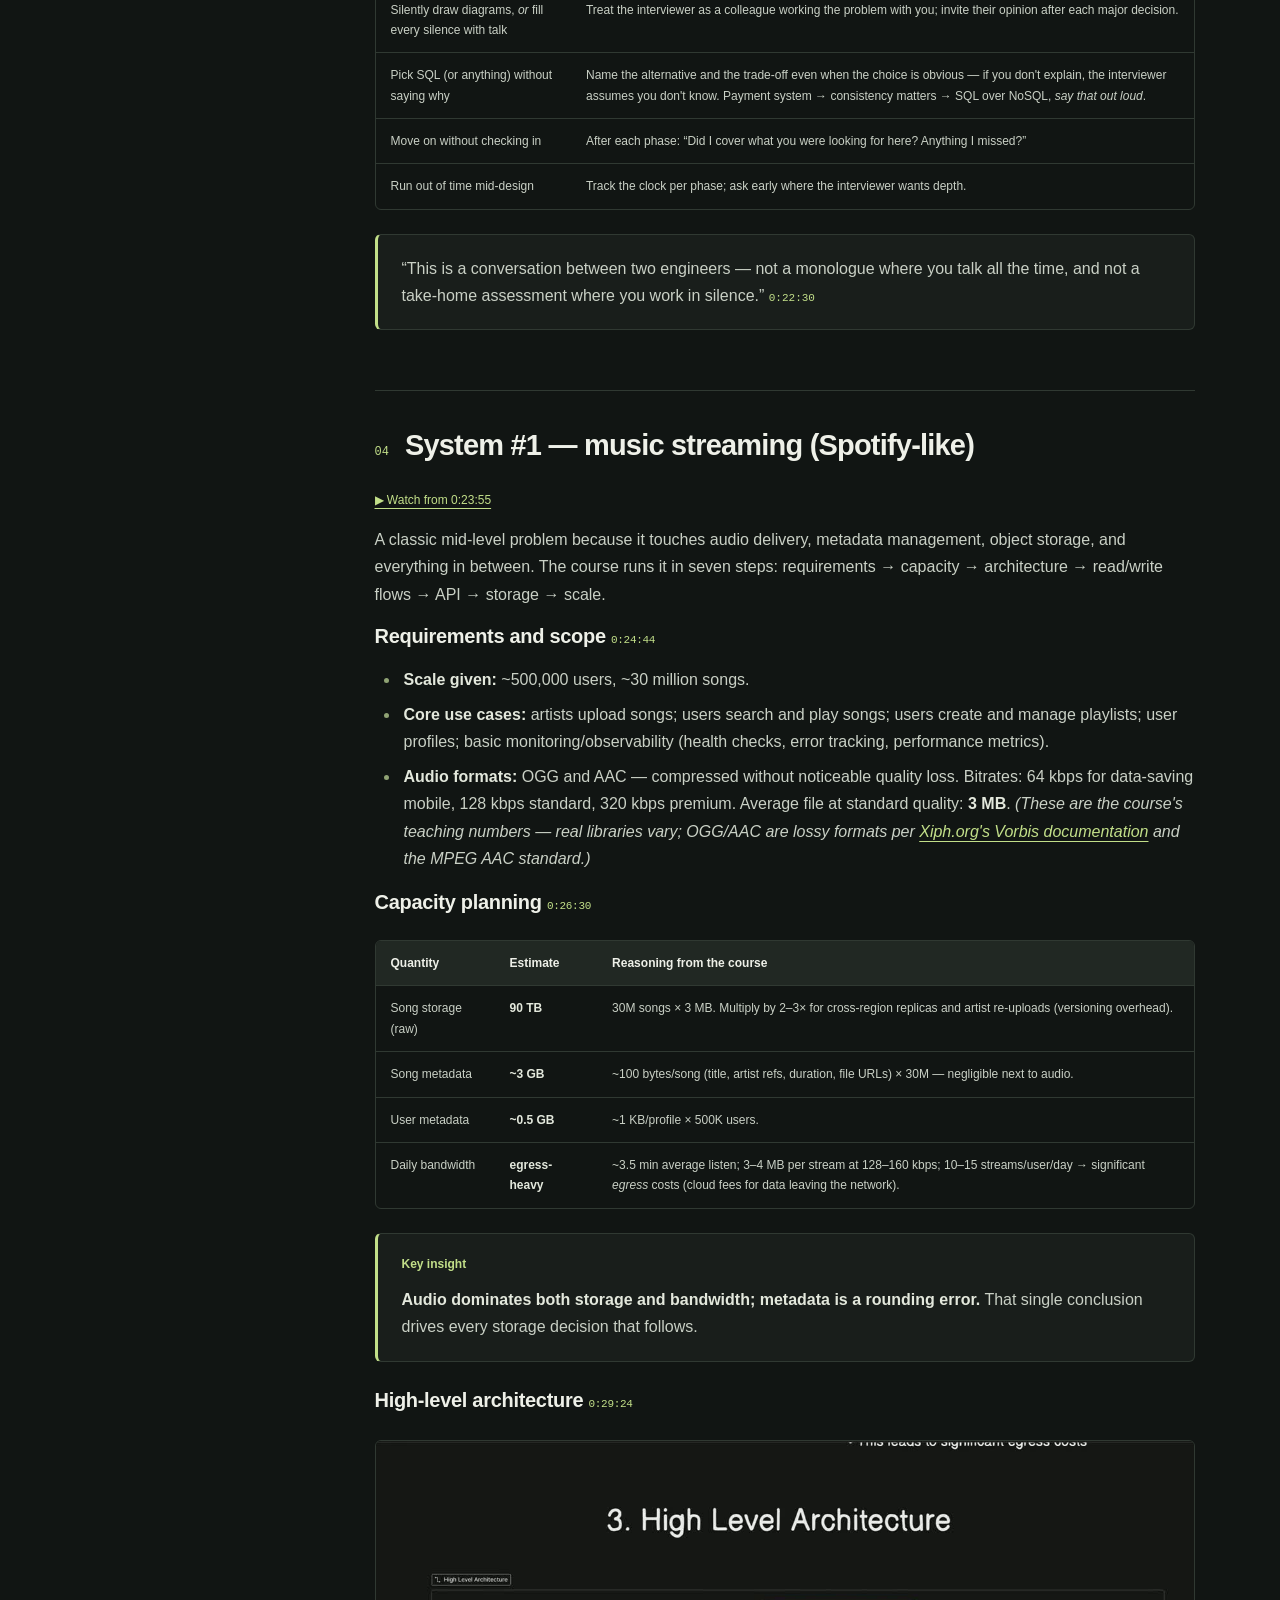
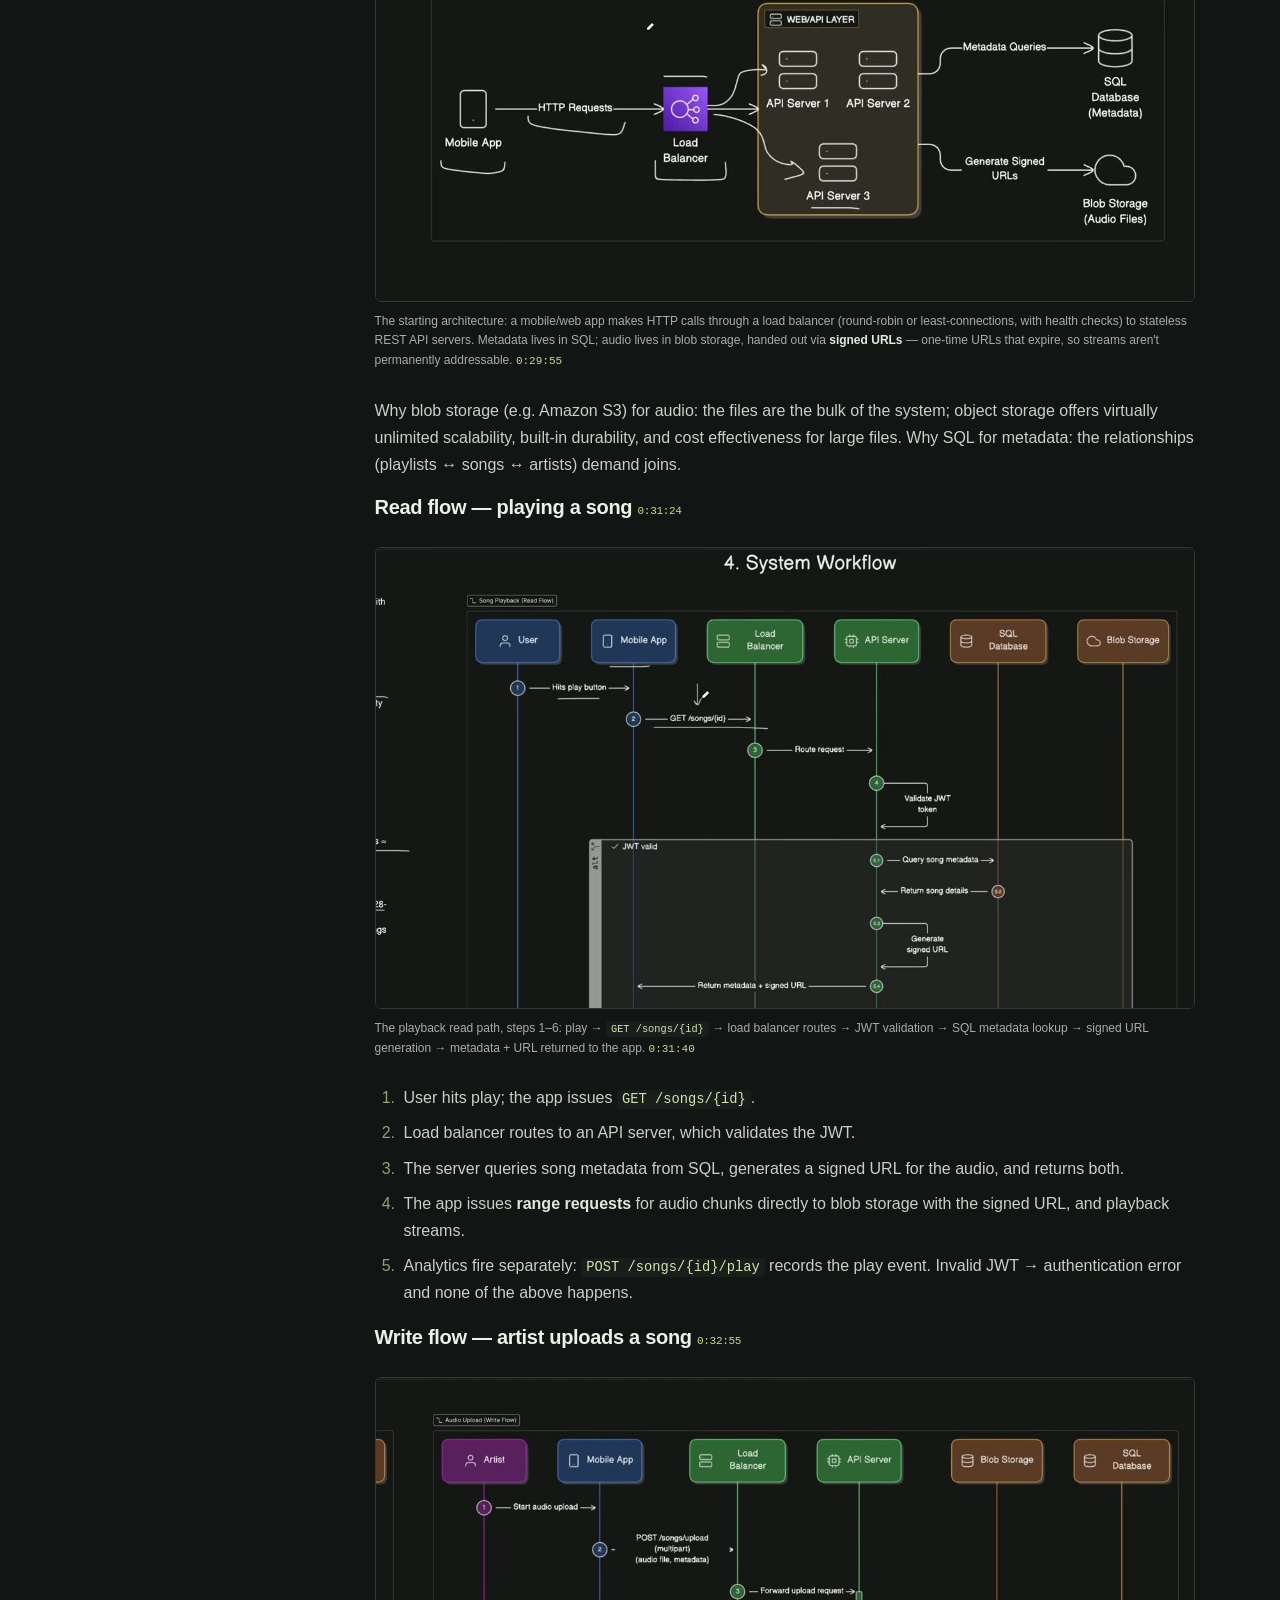
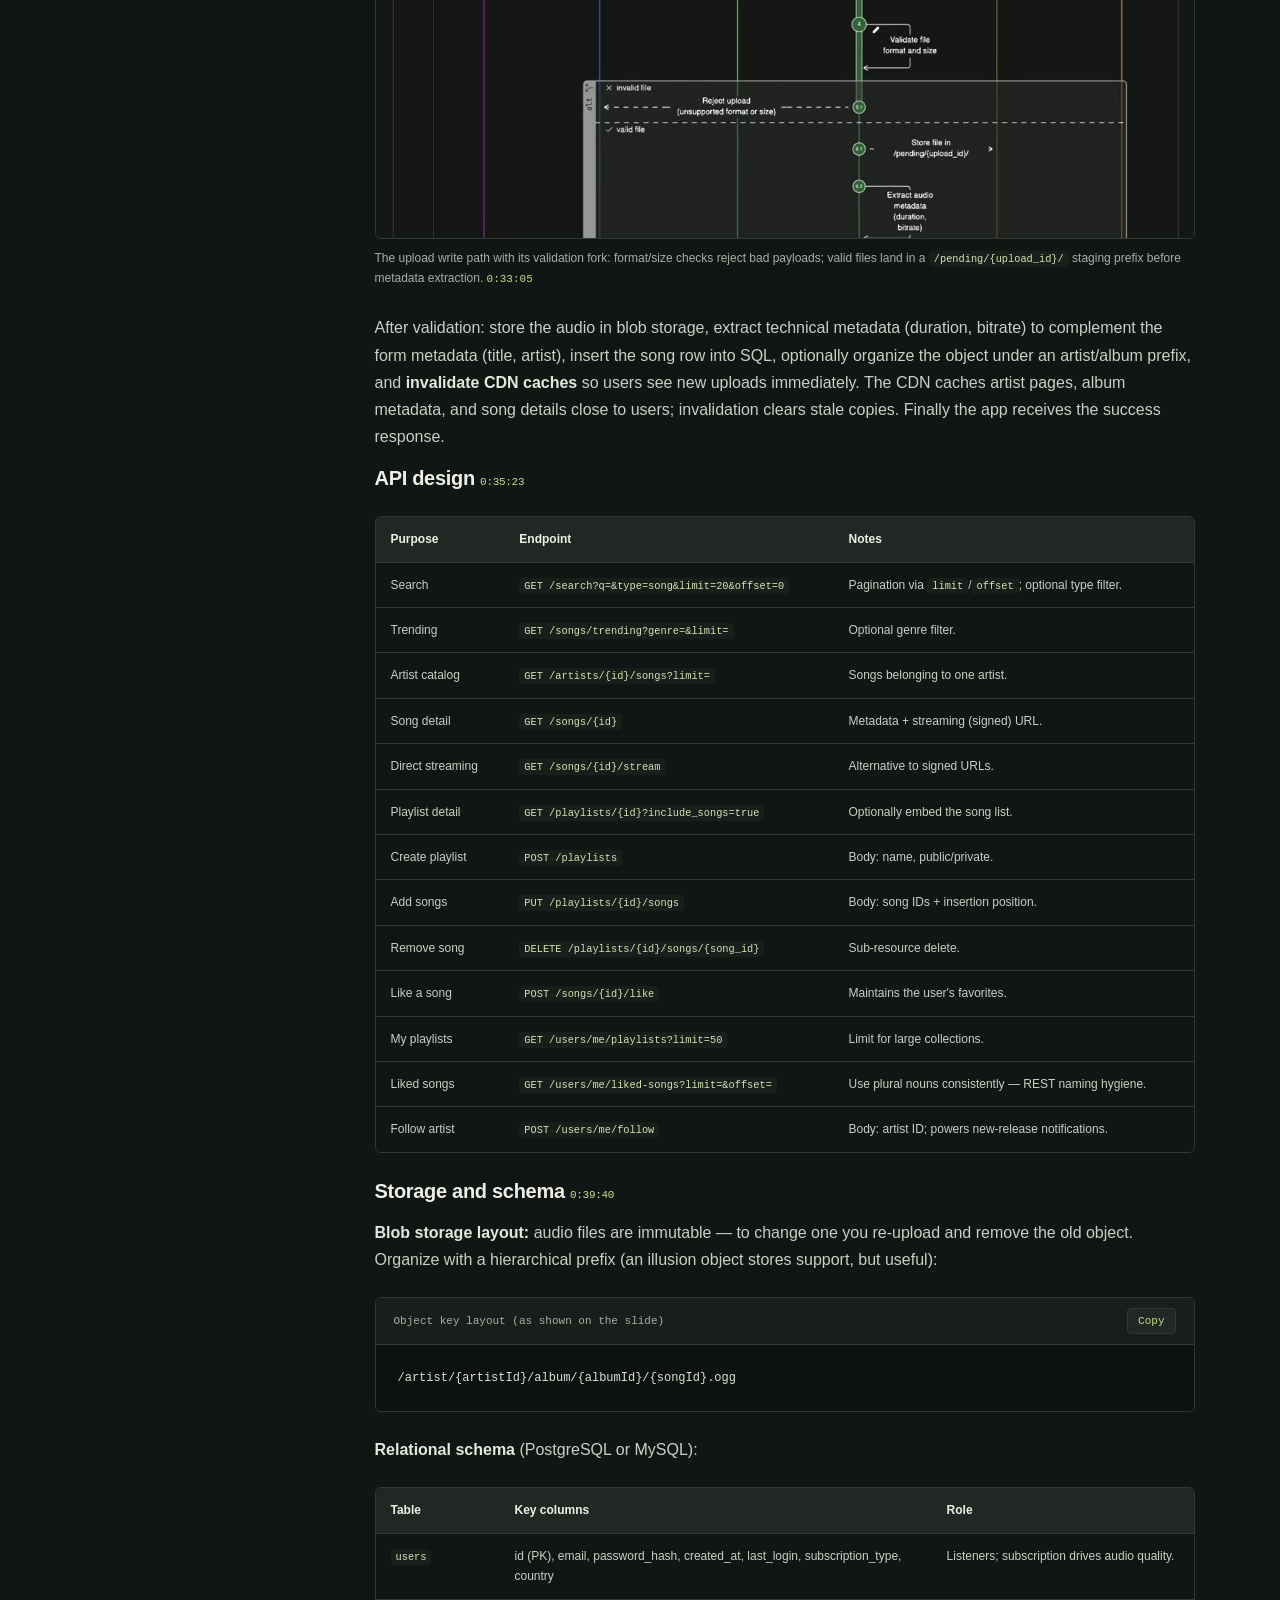
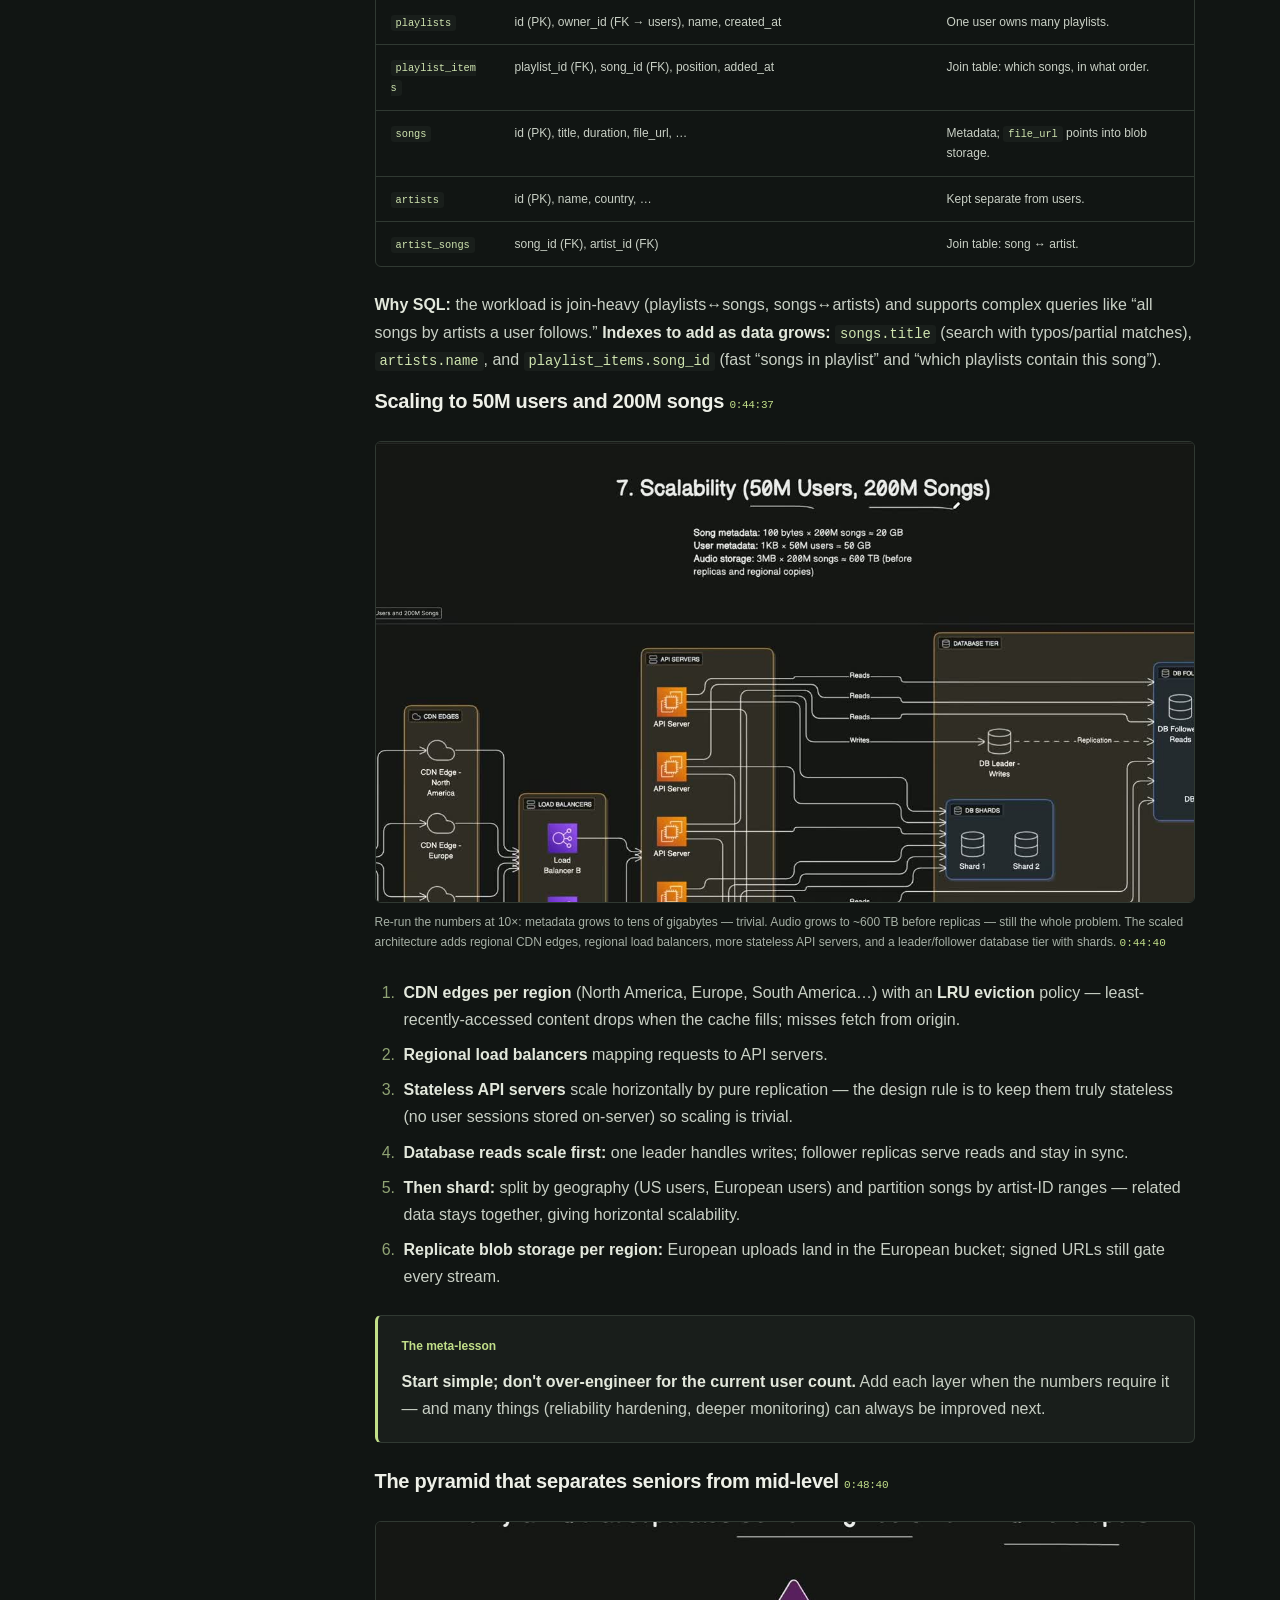
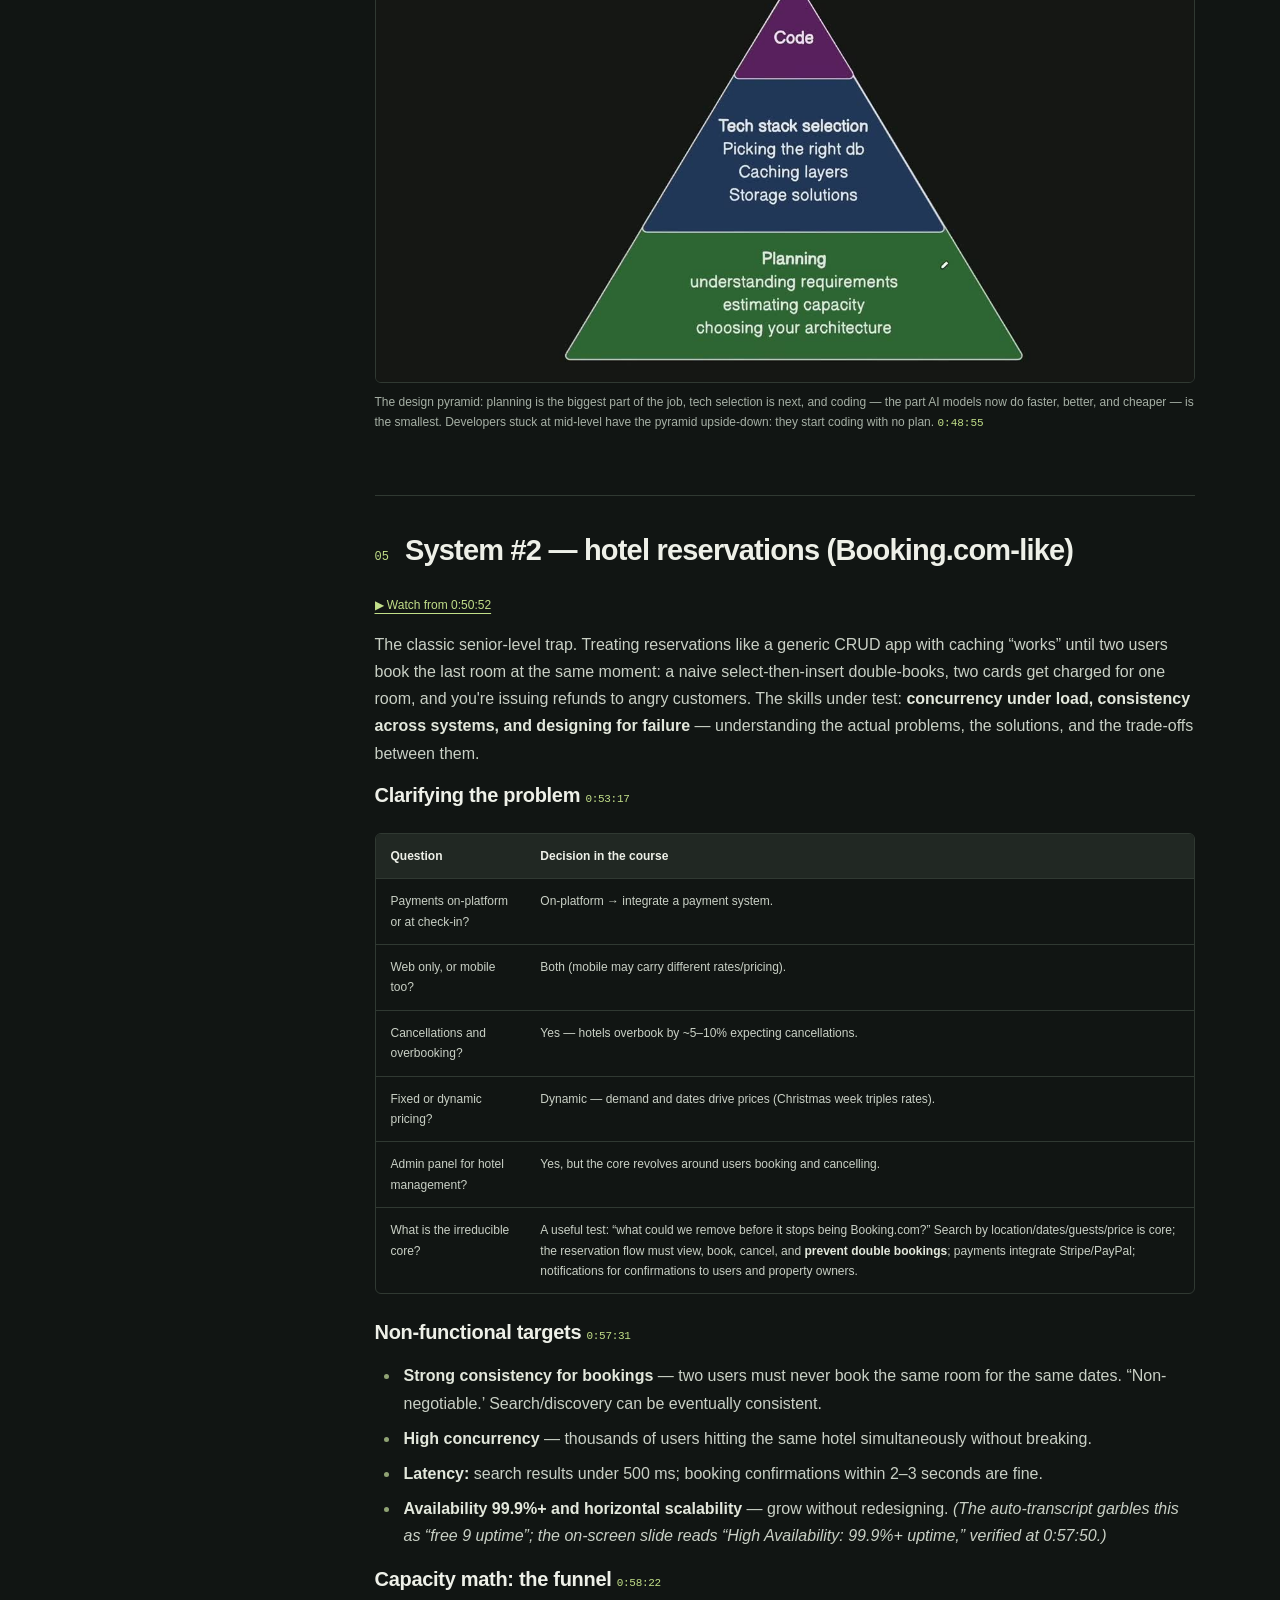
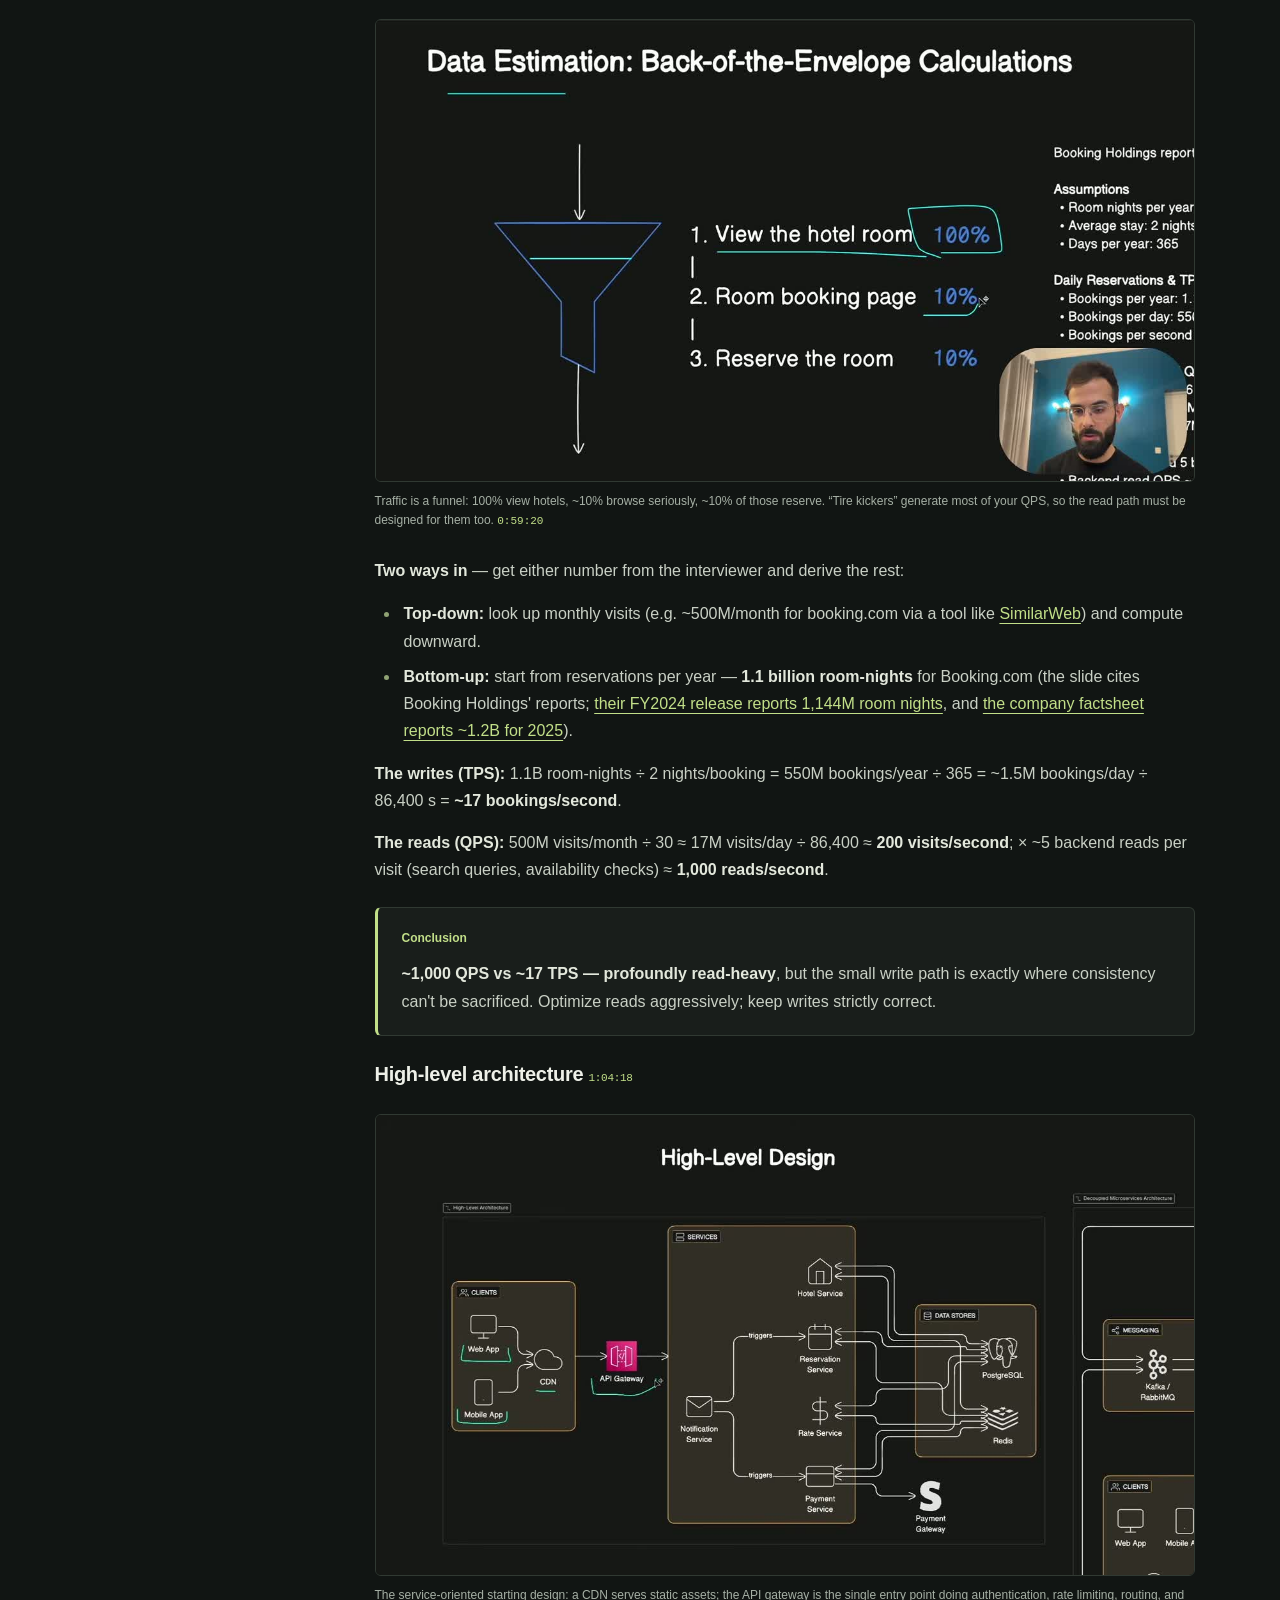
<file: Design_Software_Systems_Like_a_Senior_Engineer_Complete_Course/index.html>
<!doctype html>
<html lang="en">
<head>
<meta charset="utf-8"><meta name="viewport" content="width=device-width, initial-scale=1">
<meta name="description" content="Study guide for Design Software Systems Like a Senior Engineer (freeCodeCamp, Hayk Simonyan): the five-step interview framework, capacity math, and full designs for Spotify-like streaming, Booking-like reservations, and WhatsApp-like messaging."><meta name="theme-color" content="#111513">
<title>Design Software Systems Like a Senior Engineer — Video Notes</title>
<link rel="icon" href="../assets/favicon.svg" type="image/svg+xml"><link rel="stylesheet" href="../assets/site.css">
<script src="../assets/site.js" defer></script>
</head>
<body class="guide-page" id="top">
<a class="skip-link" href="#study-guide">Skip to the study guide</a><div class="reading-progress" aria-hidden="true"></div>
<header class="site-bar"><div class="site-bar-inner">
<a class="site-brand" href="../index.html" aria-label="Video Notes home"><span class="brand-mark" aria-hidden="true">⌁</span><span>Video Notes<span class="brand-dot">.</span></span></a>
<nav class="site-nav" aria-label="Site navigation"><a href="../index.html#library">The library</a><a href="https://www.youtube.com/watch?v=soTfFFIQQ8U">Original video ↗</a></nav>
</div></header>
<div class="guide-layout">
<aside class="guide-sidebar"><a class="back-library" href="../index.html#ai-agents-and-system-design">← Back to the collection</a><span class="section-label">In this guide</span>
<nav class="guide-toc" aria-label="Chapters"><a href="#heading-01"><span>01</span><span>Original course</span></a><a href="#heading-02"><span>02</span><span>TL;DR — the whole course in 12 lines</span></a><a href="#heading-03"><span>03</span><span>The interview game — formats and the five dimensions</span></a><a href="#heading-04"><span>04</span><span>The five-step framework</span></a><a href="#heading-05"><span>05</span><span>Interview dos and don&#x27;ts</span></a><a href="#heading-06"><span>06</span><span>System #1 — music streaming (Spotify-like)</span></a><a href="#heading-07"><span>07</span><span>System #2 — hotel reservations (Booking-like)</span></a><a href="#heading-08"><span>08</span><span>System #3 — messaging (WhatsApp-like)</span></a><a href="#heading-09"><span>09</span><span>How to actually get better</span></a><a href="#heading-10"><span>10</span><span>Cheat sheet</span></a><a href="#heading-11"><span>11</span><span>Glossary</span></a><a href="#heading-12"><span>12</span><span>Check your recall</span></a><a href="#heading-13"><span>13</span><span>Sources and notes</span></a></nav><p class="sidebar-note">Three full system designs.<br>Take them one chapter at a time.</p></aside>
<main class="guide-main" id="study-guide">
<header class="guide-hero"><span class="eyebrow">AI agents and system design / Study guide</span>
<h1>Design Software Systems Like a Senior Engineer</h1><p class="guide-description">Hayk Simonyan&#x27;s three-hour freeCodeCamp course on system design interviews: a repeatable <em>five-step framework</em>, the five dimensions interviewers actually score, and three complete designs — a Spotify-like music platform, a Booking.com-like hotel reservation system, and a WhatsApp-like messenger — each taken from vague requirements to scaled, failure-proofed architecture.</p>
<div class="guide-meta"><span>Course by <strong>Hayk Simonyan</strong> (@hayk.simonyan)</span><span>Published by freeCodeCamp.org</span><span>3 h 16 min original recording</span></div>
<div class="guide-actions"><a class="button primary" href="https://www.youtube.com/watch?v=soTfFFIQQ8U">Watch the original <span aria-hidden="true">↗</span></a><a class="button" href="../index.html#ai-agents-and-system-design">Explore this topic <span aria-hidden="true">→</span></a></div>
</header>
<details class="mobile-contents"><summary>Contents · 13 sections</summary><nav class="guide-toc" aria-label="Chapters on mobile"><a href="#heading-01"><span>01</span><span>Original course</span></a><a href="#heading-02"><span>02</span><span>TL;DR — the whole course in 12 lines</span></a><a href="#heading-03"><span>03</span><span>The interview game — formats and the five dimensions</span></a><a href="#heading-04"><span>04</span><span>The five-step framework</span></a><a href="#heading-05"><span>05</span><span>Interview dos and don&#x27;ts</span></a><a href="#heading-06"><span>06</span><span>System #1 — music streaming (Spotify-like)</span></a><a href="#heading-07"><span>07</span><span>System #2 — hotel reservations (Booking-like)</span></a><a href="#heading-08"><span>08</span><span>System #3 — messaging (WhatsApp-like)</span></a><a href="#heading-09"><span>09</span><span>How to actually get better</span></a><a href="#heading-10"><span>10</span><span>Cheat sheet</span></a><a href="#heading-11"><span>11</span><span>Glossary</span></a><a href="#heading-12"><span>12</span><span>Check your recall</span></a><a href="#heading-13"><span>13</span><span>Sources and notes</span></a></nav></details>
<div class="guide-content">

<!-- ============ 01 ORIGINAL ============ -->
<section id="video"><h2 id="heading-01">Original course</h2><p><a href="https://www.youtube.com/watch?v=soTfFFIQQ8U">Design Software Systems Like a Senior Engineer – Complete Course</a> — published by <a href="https://www.youtube.com/@freecodecamp">freeCodeCamp.org</a> (October 2026), course developed by <a href="https://www.youtube.com/@hayk.simonyan">Hayk Simonyan</a>. Timestamp labels throughout this guide (e.g. <span class="ts">0:57:31</span>) refer to the recording; each system chapter opens with a link that opens YouTube at the matching moment.</p>
<p class="src">Chapter timestamps below follow the official chapter list in the video description, cross-checked against the transcript and the on-screen slides. All diagrams in this guide are screenshots of the course&#x27;s own whiteboard and slide frames.</p></section>

<!-- ============ 02 TLDR ============ -->
<section class="card tldr" id="tldr">
  <div class="sec-head"><span class="sec-num">★</span><h2 id="heading-02">TL;DR — the whole course in 12 lines</h2></div>
  <ul>
    <li><strong>System design is evaluated on five dimensions, not one.</strong> Communication, structured thinking, technical judgment, practical depth, and time management — the architecture you draw is only the technical-judgment slice <span class="ts">0:04:24</span></li>
    <li><strong>Requirements are vague on purpose.</strong> Unlike a coding round, there is no single right answer; the interview tests <em>how you think</em>, and it is your job to lock in the scope <span class="ts">0:03:50</span></li>
    <li><strong>Five steps, sixty minutes:</strong> clarify requirements (~10 min) → data + APIs (~20 min) → architecture (~15 min) → scale &amp; edge cases (~10 min) → wrap-up with trade-offs (~5 min) <span class="ts">0:09:14</span></li>
    <li><strong>Treat the interviewer as a colleague</strong>, not an examiner: check in after each phase, propose multiple approaches, and justify every choice — choosing SQL <em>silently</em> reads as not knowing why <span class="ts">0:19:15</span></li>
    <li><strong>Estimate before you design.</strong> Spotify-like: 30M songs × 3 MB ≈ 90 TB — audio dominates everything. Booking-like: 1.1B room-nights/year ÷ 2 nights ≈ 17 bookings/s vs ~1,000 reads/s — a read-heavy system with a consistency-critical write path <span class="ts">0:26:30</span></li>
    <li><strong>Start simple, scale deliberately:</strong> CDN edges, stateless API servers, leader/follower reads, then sharding — only when the numbers demand it <span class="ts">0:44:37</span></li>
    <li><strong>The double-booking bug is the heart of the reservations design:</strong> <code class="inline">READ COMMITTED</code> isolation leaves a check-then-act gap; <code class="inline">SELECT … FOR UPDATE</code> row locks close it without serializing the whole database <span class="ts">1:33:05</span></li>
    <li><strong>PostgreSQL stays the source of truth; Elasticsearch is a search index</strong> kept eventually consistent via change data capture (WAL → Debezium → Kafka → index updater) <span class="ts">1:40:41</span></li>
    <li><strong>Chat is a stateful problem:</strong> persistent WebSockets beat polling and long polling; a message queue decouples the instant <em>&#x201C;sent&#x201D;</em> ack from durable storage <span class="ts">2:03:41</span></li>
    <li><strong>Never funnel media through chat servers</strong> — pre-signed URLs let clients upload straight to blob storage and download from a CDN, or 100 uploaders can crush a 100,000-connection server <span class="ts">2:28:38</span></li>
    <li><strong>Design the failures, not just the happy path:</strong> Redis dies → fall back to the inbox table; Kafka dies → buffer locally, replay later; batch writes give 100× throughput <span class="ts">2:59:54</span></li>
    <li><strong>The senior pyramid:</strong> planning (requirements, capacity, architecture) is the wide base, tech selection sits above it, and coding is the small tip — AI already does the tip faster and cheaper <span class="ts">0:48:40</span></li>
  </ul>
  <div class="pill-row"><span class="pill">Five-step framework</span><span class="pill">Capacity math</span><span class="pill">Signed URLs</span><span class="pill">Idempotency keys</span><span class="pill">SELECT FOR UPDATE</span><span class="pill">CDC</span><span class="pill">WebSockets</span><span class="pill">Pre-signed media</span><span class="pill">Batching + DLQ</span><span class="pill">Signal protocol</span><span class="pill">Feature flags</span></div>
</section>

<!-- ============ 03 INTERVIEW GAME ============ -->
<section class="card" id="interview-game">
  <div class="sec-head"><span class="sec-num">01</span><h2 id="heading-03">The interview game — formats and the five dimensions</h2></div>
  <a class="watch-link" href="https://www.youtube.com/watch?v=soTfFFIQQ8U&amp;t=136s" target="_blank" rel="noopener">▶ Watch from 0:02:16</a>

  <h3>Why this round exists <span class="ts">0:00:00</span></h3>
  <p>Most engineering roles today expect system design knowledge — for the job itself, and especially for interviews. For senior and staff positions it is often one of the deciding factors. The speaker argues it is increasingly required for mid-level too: when everyone uses AI to write code, companies want to know whether you understand <strong>the bigger picture</strong> — how components talk to each other, how to design from scratch, and how to discuss trade-offs.</p>

  <h3>Four interview formats <span class="ts">0:02:16</span></h3>
  <div class="table-scroll" tabindex="0" role="region" aria-label="Interview formats table"><table>
    <thead><tr><th>Format</th><th>What happens</th></tr></thead>
    <tbody>
      <tr><td><strong>Whiteboard design</strong> (most common)</td><td>A 45–60 minute session where you design a full system or feature from scratch.</td></tr>
      <tr><td><strong>Bottleneck discussion</strong></td><td>The company&#x27;s existing infrastructure has problems; can you spot bottlenecks and suggest solutions, given basic system design knowledge?</td></tr>
      <tr><td><strong>Past-project walkthrough</strong></td><td>Questions about your previous work to check whether you actually understand the architecture of what you built.</td></tr>
      <tr><td><strong>Conceptual questions</strong></td><td>Depth checks on system design concepts themselves.</td></tr>
    </tbody>
  </table></div>
  <p>Even if you know all the concepts, you need a framework to navigate a 45–60 minute discussion — that is what chapter 04 covers.</p>

  <h3>Why it feels harder than coding rounds <span class="ts">0:03:50</span></h3>
  <p>A live-coding round has clear inputs and outputs: you know the argument types, the expected return, and you can run the tests. System design is the opposite: <strong>requirements are vague</strong> — clarifying them is your job — and <strong>there is no single right answer</strong>. The interview tests how you think, not whether you found <em>the</em> solution.</p>

  <h3>The five dimensions you are actually scored on <span class="ts">0:04:24</span></h3>
  <p>Most candidates prepare by memorizing a couple of architectures. But architecture is only one of <strong>five</strong> things interviewers score:</p>
  <figure class="shot">
    <img src="assets/screenshots/01-evaluation-dimensions.jpg" alt="Slide titled &ldquo;What You're Actually Being Evaluated On&rdquo; listing five numbered rows: Communication &mdash; ask clarifying questions, involve the interviewer; Structured Thinking &mdash; break down vague problems systematically; Technical Judgment &mdash; explain your choices and their trade-offs; Practical Depth &mdash; think about failure modes, not just the happy path; Time Management &mdash; cover breadth and depth without getting lost" loading="lazy">
    <figcaption>The five scoring dimensions, exactly as the course frames them. Each one translates directly to day-to-day work — if you can&#x27;t manage time in an interview, you won&#x27;t manage it on a project either. <span class="ts">0:05:20</span></figcaption>
  </figure>
  <ol>
    <li><strong>Communication and collaboration.</strong> Do you ask clarifying questions and validate assumptions as you go, or silently assume and build? The interviewer is previewing what you&#x27;d do when a manager hands you a vague ticket.</li>
    <li><strong>Structured thinking.</strong> Can you break a vague problem into outlined steps, or do you jump between random decisions and revisit earlier phases?</li>
    <li><strong>Technical judgment.</strong> When you pick a database, a cache, or a queue, can you explain <em>why that one</em> — chosen from requirements, not habit or name recognition?</li>
    <li><strong>Practical depth.</strong> Two candidates can share theoretical knowledge; the one who has shipped production systems thinks about failure modes and scale unprompted. This is where interviewers separate builders from readers.</li>
    <li><strong>Time management.</strong> 45–60 minutes is short. Don&#x27;t burn it all on high-level design; ask the interviewer early where they want depth, and track your own progress through the phases.</li>
  </ol>
</section>

<!-- ============ 04 FRAMEWORK ============ -->
<section class="card" id="framework">
  <div class="sec-head"><span class="sec-num">02</span><h2 id="heading-04">The five-step framework</h2></div>
  <a class="watch-link" href="https://www.youtube.com/watch?v=soTfFFIQQ8U&amp;t=554s" target="_blank" rel="noopener">▶ Watch from 0:09:14</a>
  <p>A repeatable structure for any whiteboarding system design interview, calibrated for a 60-minute session (the more common length, because there is a lot to cover):</p>
  <div class="table-scroll" tabindex="0" role="region" aria-label="Five-step framework table"><table>
    <thead><tr><th>Step</th><th>Budget</th><th>What you produce</th></tr></thead>
    <tbody>
      <tr><td><strong>1. Clarify requirements</strong></td><td>~10 min</td><td>Functional and non-functional requirements; explicit in/out of scope.</td></tr>
      <tr><td><strong>2. Data + APIs</strong> <em>or</em> <strong>architecture first</strong></td><td>~20 min</td><td>Entities, keys, indexes; API contracts; the database choice and its trade-offs.</td></tr>
      <tr><td><strong>3. High-level architecture</strong></td><td>~15 min</td><td>Components, data flows for reads and writes, consistency choices.</td></tr>
      <tr><td><strong>4. Scale &amp; edge cases</strong></td><td>~10 min</td><td>Bottlenecks, single points of failure, fallbacks, redundancy, monitoring.</td></tr>
      <tr><td><strong>5. Wrap up</strong></td><td>~5 min</td><td>Key decisions, sacrifices, and how you&#x27;d extend the system at 10×.</td></tr>
    </tbody>
  </table></div>
  <p>Steps 2 and 3 can go in either order — data-first if mapping entities helps you see the system, architecture-first if imagining the user flow is easier. The speaker personally starts with high-level design but sometimes switches. Whichever you pick, say so and move deliberately.</p>

  <h3>Step 1 — Clarify requirements <span class="ts">0:10:49</span></h3>
  <p>The most common candidate mistake is designing anything before the scope is locked. Two buckets:</p>
  <ul>
    <li><strong>Functional:</strong> the main use cases, what is explicitly <em>out of scope</em>, who the users are, and what platform you&#x27;re building. You can never design all of Spotify in 60 minutes — real versions take multiple teams months or years — so pick the core use cases and name what you&#x27;re leaving out.</li>
    <li><strong>Non-functional:</strong> the constraints — daily/monthly active users, read-to-write ratio, latency targets, acceptable downtime (availability).</li>
  </ul>
  <p>End the phase with a check-in: <em>&#x201C;Does this scope and these requirements make sense before I move to high-level design?&#x201D;</em> If the interviewer gives you a hint, you missed something — fix it now, not after drawing the architecture.</p>

  <h3>Step 2 — Data model and API layer <span class="ts">0:13:52</span></h3>
  <ul>
    <li><strong>Entities and relationships:</strong> for YouTube it would be videos and users; map primary keys, foreign keys, and key indexes, and how big each record gets.</li>
    <li><strong>Consistency split:</strong> call out which data needs strong consistency and where eventual is acceptable.</li>
    <li><strong>API contracts:</strong> main endpoints with request/response formats; mention pagination, error handling, rate limiting, versioning, and REST best practices.</li>
    <li><strong>Database choice:</strong> PostgreSQL, MongoDB, whatever — explain <em>why given the requirements</em>, and name the alternatives you rejected.</li>
  </ul>

  <h3>Step 3 — High-level architecture <span class="ts">0:15:21</span></h3>
  <p>If nothing comes to mind, start with the four components present in almost every system: <strong>API servers</strong> accepting requests, a <strong>load balancer</strong> distributing traffic, a <strong>database</strong> for persistence, and optionally a <strong>cache</strong> for hot data. Then map the user journey end to end: front end → API gateway/load balancer → stateless API servers (maybe message queues decoupling services) → database — and walk the read and write paths out loud.</p>
  <p>If you use caching, name the TTL and the invalidation mechanism. And for different components, reason about the <strong>CAP triangle</strong> <span class="ts">0:15:21</span> — some parts of your system may be CP, others AP, and explaining that per component shows you understand the trade you&#x27;re making. <em>(The auto-transcript renders this as &#x201C;CP theorem&#x201D;; the concept is Brewer&#x27;s CAP theorem — consistency, availability, partition tolerance — see the <a href="https://www.infoq.com/articles/cap-twelve-years-later-how-the-rules-have-changed/">author&#x27;s retrospective</a>.)</em></p>

  <h3>Step 4 — Bottlenecks, scale, and reliability <span class="ts">0:16:51</span></h3>
  <p>&#x201C;One of the clearest signals that separates a mid-level candidate from a senior one&#x201D;: show you can think about what breaks under load, not just the happy path.</p>
  <figure class="shot">
    <img src="assets/screenshots/02-reliability-checklist.jpg" alt="Slide with four checklist items: Single Points of Failure &mdash; find them and propose solutions; Fallbacks and Failures &mdash; cache failure fallbacks, stale data over errors, partition handling; Redundancy &mdash; multi-AZ replicas, auto-scaling, distributed cache with replication; Monitoring &mdash; API latency at p50/p95/p99, error rates, queue depth, structured logs with request IDs. A footnote reads: Check in: &ldquo;Are there specific failure scenarios you'd like me to dig into?&rdquo;" loading="lazy">
    <figcaption>The reliability checklist for step 4, including the monitoring items most candidates forget — p50/p95/p99 latency, error rates, queue depth, and structured logs with request IDs — plus the step-closing check-in question. <span class="ts">0:18:08</span></figcaption>
  </figure>

  <h3>Step 5 — Trade-offs and extensions <span class="ts">0:18:24</span></h3>
  <p>Usually an open-ended prompt: what could be improved? Summarize the key decisions, what you prioritized, and <strong>what you sacrificed — always with the why</strong>. Then propose extensions: if load grew 10×, what changes? You cannot produce a perfect design in 60 minutes and you&#x27;re not expected to; the goal is to show you know how it would evolve.</p>
</section>

<!-- ============ 05 DOS AND DONTS ============ -->
<section class="card" id="dos-donts">
  <div class="sec-head"><span class="sec-num">03</span><h2 id="heading-05">Interview dos and don&#x27;ts</h2></div>
  <a class="watch-link" href="https://www.youtube.com/watch?v=soTfFFIQQ8U&amp;t=1155s" target="_blank" rel="noopener">▶ Watch from 0:19:15</a>
  <div class="table-scroll" tabindex="0" role="region" aria-label="Dos and don'ts table"><table>
    <thead><tr><th>Don&#x27;t</th><th>Do instead</th></tr></thead>
    <tbody>
      <tr><td>Jump straight into a solution</td><td>Clarify scope first — designing before understanding is an immediate red flag.</td></tr>
      <tr><td>Silently draw diagrams, <em>or</em> fill every silence with talk</td><td>Treat the interviewer as a colleague working the problem with you; invite their opinion after each major decision.</td></tr>
      <tr><td>Pick SQL (or anything) without saying why</td><td>Name the alternative and the trade-off even when the choice is obvious — if you don&#x27;t explain, the interviewer assumes you don&#x27;t know. Payment system → consistency matters → SQL over NoSQL, <em>say that out loud</em>.</td></tr>
      <tr><td>Move on without checking in</td><td>After each phase: &#x201C;Did I cover what you were looking for here? Anything I missed?&#x201D;</td></tr>
      <tr><td>Run out of time mid-design</td><td>Track the clock per phase; ask early where the interviewer wants depth.</td></tr>
    </tbody>
  </table></div>
  <div class="callout talk">&#x201C;This is a conversation between two engineers — not a monologue where you talk all the time, and not a take-home assessment where you work in silence.&#x201D; <span class="ts">0:22:30</span></div>
</section>

<!-- ============ 06 SPOTIFY ============ -->
<section class="card" id="spotify">
  <div class="sec-head"><span class="sec-num">04</span><h2 id="heading-06">System #1 — music streaming (Spotify-like)</h2></div>
  <a class="watch-link" href="https://www.youtube.com/watch?v=soTfFFIQQ8U&amp;t=1435s" target="_blank" rel="noopener">▶ Watch from 0:23:55</a>
  <p>A classic mid-level problem because it touches audio delivery, metadata management, object storage, and everything in between. The course runs it in seven steps: requirements → capacity → architecture → read/write flows → API → storage → scale.</p>

  <h3>Requirements and scope <span class="ts">0:24:44</span></h3>
  <ul>
    <li><strong>Scale given:</strong> ~500,000 users, ~30 million songs.</li>
    <li><strong>Core use cases:</strong> artists upload songs; users search and play songs; users create and manage playlists; user profiles; basic monitoring/observability (health checks, error tracking, performance metrics).</li>
    <li><strong>Audio formats:</strong> OGG and AAC — compressed without noticeable quality loss. Bitrates: 64 kbps for data-saving mobile, 128 kbps standard, 320 kbps premium. Average file at standard quality: <strong>3 MB</strong>. <em>(These are the course&#x27;s teaching numbers — real libraries vary; OGG/AAC are lossy formats per <a href="https://xiph.org/vorbis/doc/">Xiph.org&#x27;s Vorbis documentation</a> and the MPEG AAC standard.)</em></li>
  </ul>

  <h3>Capacity planning <span class="ts">0:26:30</span></h3>
  <div class="table-scroll" tabindex="0" role="region" aria-label="Capacity estimates table"><table>
    <thead><tr><th>Quantity</th><th>Estimate</th><th>Reasoning from the course</th></tr></thead>
    <tbody>
      <tr><td>Song storage (raw)</td><td><strong>90 TB</strong></td><td>30M songs × 3 MB. Multiply by 2–3× for cross-region replicas and artist re-uploads (versioning overhead).</td></tr>
      <tr><td>Song metadata</td><td><strong>~3 GB</strong></td><td>~100 bytes/song (title, artist refs, duration, file URLs) × 30M — negligible next to audio.</td></tr>
      <tr><td>User metadata</td><td><strong>~0.5 GB</strong></td><td>~1 KB/profile × 500K users.</td></tr>
      <tr><td>Daily bandwidth</td><td><strong>egress-heavy</strong></td><td>~3.5 min average listen; 3–4 MB per stream at 128–160 kbps; 10–15 streams/user/day → significant <em>egress</em> costs (cloud fees for data leaving the network).</td></tr>
    </tbody>
  </table></div>
  <div class="callout extra" data-label="Key insight"><strong>Audio dominates both storage and bandwidth; metadata is a rounding error.</strong> That single conclusion drives every storage decision that follows.</div>

  <h3>High-level architecture <span class="ts">0:29:24</span></h3>
  <figure class="shot">
    <img src="assets/screenshots/03-spotify-architecture.jpg" alt="Whiteboard diagram: Mobile App &rarr; HTTP Requests &rarr; Load Balancer &rarr; Web/API layer with API Server 1, 2, 3; API servers issue Metadata Queries to a SQL Database and Generate Signed URLs for Blob Storage holding audio files" loading="lazy">
    <figcaption>The starting architecture: a mobile/web app makes HTTP calls through a load balancer (round-robin or least-connections, with health checks) to stateless REST API servers. Metadata lives in SQL; audio lives in blob storage, handed out via <strong>signed URLs</strong> — one-time URLs that expire, so streams aren&#x27;t permanently addressable. <span class="ts">0:29:55</span></figcaption>
  </figure>
  <p>Why blob storage (e.g. Amazon S3) for audio: the files are the bulk of the system; object storage offers virtually unlimited scalability, built-in durability, and cost effectiveness for large files. Why SQL for metadata: the relationships (playlists ↔ songs ↔ artists) demand joins.</p>

  <h3>Read flow — playing a song <span class="ts">0:31:24</span></h3>
  <figure class="shot">
    <img src="assets/screenshots/04-spotify-read-flow.jpg" alt="Sequence diagram: User hits play button; Mobile App sends GET /songs/{id} through Load Balancer to API Server; API Server validates JWT token; queries song metadata from SQL Database and returns song details; generates signed URL; returns metadata + signed URL to the app" loading="lazy">
    <figcaption>The playback read path, steps 1–6: play → <code class="inline">GET /songs/{id}</code> → load balancer routes → JWT validation → SQL metadata lookup → signed URL generation → metadata + URL returned to the app. <span class="ts">0:31:40</span></figcaption>
  </figure>
  <ol>
    <li>User hits play; the app issues <code class="inline">GET /songs/{id}</code>.</li>
    <li>Load balancer routes to an API server, which validates the JWT.</li>
    <li>The server queries song metadata from SQL, generates a signed URL for the audio, and returns both.</li>
    <li>The app issues <strong>range requests</strong> for audio chunks directly to blob storage with the signed URL, and playback streams.</li>
    <li>Analytics fire separately: <code class="inline">POST /songs/{id}/play</code> records the play event. Invalid JWT → authentication error and none of the above happens.</li>
  </ol>

  <h3>Write flow — artist uploads a song <span class="ts">0:32:55</span></h3>
  <figure class="shot">
    <img src="assets/screenshots/05-spotify-write-flow.jpg" alt="Sequence diagram: Artist starts audio upload; Mobile App sends POST /songs/upload (multipart) with audio file and metadata through Load Balancer to API Server; server validates file format and size; alt block: invalid file is rejected (unsupported format or size), valid file is stored in /pending/{upload_id}/ then audio metadata (duration, bitrate) is extracted" loading="lazy">
    <figcaption>The upload write path with its validation fork: format/size checks reject bad payloads; valid files land in a <code class="inline">/pending/{upload_id}/</code> staging prefix before metadata extraction. <span class="ts">0:33:05</span></figcaption>
  </figure>
  <p>After validation: store the audio in blob storage, extract technical metadata (duration, bitrate) to complement the form metadata (title, artist), insert the song row into SQL, optionally organize the object under an artist/album prefix, and <strong>invalidate CDN caches</strong> so users see new uploads immediately. The CDN caches artist pages, album metadata, and song details close to users; invalidation clears stale copies. Finally the app receives the success response.</p>

  <h3>API design <span class="ts">0:35:23</span></h3>
  <div class="table-scroll" tabindex="0" role="region" aria-label="Spotify-like API table"><table>
    <thead><tr><th>Purpose</th><th>Endpoint</th><th>Notes</th></tr></thead>
    <tbody>
      <tr><td>Search</td><td><code class="inline">GET /search?q=&amp;type=song&amp;limit=20&amp;offset=0</code></td><td>Pagination via <code class="inline">limit</code>/<code class="inline">offset</code>; optional type filter.</td></tr>
      <tr><td>Trending</td><td><code class="inline">GET /songs/trending?genre=&amp;limit=</code></td><td>Optional genre filter.</td></tr>
      <tr><td>Artist catalog</td><td><code class="inline">GET /artists/{id}/songs?limit=</code></td><td>Songs belonging to one artist.</td></tr>
      <tr><td>Song detail</td><td><code class="inline">GET /songs/{id}</code></td><td>Metadata + streaming (signed) URL.</td></tr>
      <tr><td>Direct streaming</td><td><code class="inline">GET /songs/{id}/stream</code></td><td>Alternative to signed URLs.</td></tr>
      <tr><td>Playlist detail</td><td><code class="inline">GET /playlists/{id}?include_songs=true</code></td><td>Optionally embed the song list.</td></tr>
      <tr><td>Create playlist</td><td><code class="inline">POST /playlists</code></td><td>Body: name, public/private.</td></tr>
      <tr><td>Add songs</td><td><code class="inline">PUT /playlists/{id}/songs</code></td><td>Body: song IDs + insertion position.</td></tr>
      <tr><td>Remove song</td><td><code class="inline">DELETE /playlists/{id}/songs/{song_id}</code></td><td>Sub-resource delete.</td></tr>
      <tr><td>Like a song</td><td><code class="inline">POST /songs/{id}/like</code></td><td>Maintains the user&#x27;s favorites.</td></tr>
      <tr><td>My playlists</td><td><code class="inline">GET /users/me/playlists?limit=50</code></td><td>Limit for large collections.</td></tr>
      <tr><td>Liked songs</td><td><code class="inline">GET /users/me/liked-songs?limit=&amp;offset=</code></td><td>Use plural nouns consistently — REST naming hygiene.</td></tr>
      <tr><td>Follow artist</td><td><code class="inline">POST /users/me/follow</code></td><td>Body: artist ID; powers new-release notifications.</td></tr>
    </tbody>
  </table></div>

  <h3>Storage and schema <span class="ts">0:39:40</span></h3>
  <p><strong>Blob storage layout:</strong> audio files are immutable — to change one you re-upload and remove the old object. Organize with a hierarchical prefix (an illusion object stores support, but useful):</p>
  <div class="codeblock"><div class="code-head">Object key layout (as shown on the slide)</div>
<pre><code>/artist/{artistId}/album/{albumId}/{songId}.ogg</code></pre></div>
  <p><strong>Relational schema</strong> (PostgreSQL or MySQL):</p>
  <div class="table-scroll" tabindex="0" role="region" aria-label="Spotify-like schema table"><table>
    <thead><tr><th>Table</th><th>Key columns</th><th>Role</th></tr></thead>
    <tbody>
      <tr><td><code class="inline">users</code></td><td>id (PK), email, password_hash, created_at, last_login, subscription_type, country</td><td>Listeners; subscription drives audio quality.</td></tr>
      <tr><td><code class="inline">playlists</code></td><td>id (PK), owner_id (FK → users), name, created_at</td><td>One user owns many playlists.</td></tr>
      <tr><td><code class="inline">playlist_items</code></td><td>playlist_id (FK), song_id (FK), position, added_at</td><td>Join table: which songs, in what order.</td></tr>
      <tr><td><code class="inline">songs</code></td><td>id (PK), title, duration, file_url, …</td><td>Metadata; <code class="inline">file_url</code> points into blob storage.</td></tr>
      <tr><td><code class="inline">artists</code></td><td>id (PK), name, country, …</td><td>Kept separate from users.</td></tr>
      <tr><td><code class="inline">artist_songs</code></td><td>song_id (FK), artist_id (FK)</td><td>Join table: song ↔ artist.</td></tr>
    </tbody>
  </table></div>
  <p><strong>Why SQL:</strong> the workload is join-heavy (playlists↔songs, songs↔artists) and supports complex queries like &#x201C;all songs by artists a user follows.&#x201D; <strong>Indexes to add as data grows:</strong> <code class="inline">songs.title</code> (search with typos/partial matches), <code class="inline">artists.name</code>, and <code class="inline">playlist_items.song_id</code> (fast &#x201C;songs in playlist&#x201D; and &#x201C;which playlists contain this song&#x201D;).</p>

  <h3>Scaling to 50M users and 200M songs <span class="ts">0:44:37</span></h3>
  <figure class="shot">
    <img src="assets/screenshots/06-spotify-scale.jpg" alt="Slide &ldquo;7. Scalability (50M Users, 200M Songs)&rdquo; with the math: song metadata 100 bytes &times; 200M &asymp; 20 GB; user metadata 1 KB &times; 50M &asymp; 50 GB; audio storage 3 MB &times; 200M &asymp; 600 TB before replicas and regional copies; below it a diagram of CDN edges for North America and Europe, load balancers, API servers, a database tier with a leader for writes, followers for reads, and shards 1 and 2" loading="lazy">
    <figcaption>Re-run the numbers at 10×: metadata grows to tens of gigabytes — trivial. Audio grows to ~600 TB before replicas — still the whole problem. The scaled architecture adds regional CDN edges, regional load balancers, more stateless API servers, and a leader/follower database tier with shards. <span class="ts">0:44:40</span></figcaption>
  </figure>
  <ol>
    <li><strong>CDN edges per region</strong> (North America, Europe, South America…) with an <strong>LRU eviction</strong> policy — least-recently-accessed content drops when the cache fills; misses fetch from origin.</li>
    <li><strong>Regional load balancers</strong> mapping requests to API servers.</li>
    <li><strong>Stateless API servers</strong> scale horizontally by pure replication — the design rule is to keep them truly stateless (no user sessions stored on-server) so scaling is trivial.</li>
    <li><strong>Database reads scale first:</strong> one leader handles writes; follower replicas serve reads and stay in sync.</li>
    <li><strong>Then shard:</strong> split by geography (US users, European users) and partition songs by artist-ID ranges — related data stays together, giving horizontal scalability.</li>
    <li><strong>Replicate blob storage per region:</strong> European uploads land in the European bucket; signed URLs still gate every stream.</li>
  </ol>
  <div class="callout extra" data-label="The meta-lesson"><strong>Start simple; don&#x27;t over-engineer for the current user count.</strong> Add each layer when the numbers require it — and many things (reliability hardening, deeper monitoring) can always be improved next.</div>

  <h3>The pyramid that separates seniors from mid-level <span class="ts">0:48:40</span></h3>
  <figure class="shot">
    <img src="assets/screenshots/07-senior-pyramid.jpg" alt="Pyramid diagram with three layers: the wide green base labeled Planning (understanding requirements, estimating capacity, choosing your architecture); a blue middle layer labeled Tech stack selection (picking the right db, caching layers, storage solutions); and a small purple tip labeled Code" loading="lazy">
    <figcaption>The design pyramid: planning is the biggest part of the job, tech selection is next, and coding — the part AI models now do faster, better, and cheaper — is the smallest. Developers stuck at mid-level have the pyramid upside-down: they start coding with no plan. <span class="ts">0:48:55</span></figcaption>
  </figure>
</section>

<!-- ============ 07 BOOKING ============ -->
<section class="card" id="booking">
  <div class="sec-head"><span class="sec-num">05</span><h2 id="heading-07">System #2 — hotel reservations (Booking.com-like)</h2></div>
  <a class="watch-link" href="https://www.youtube.com/watch?v=soTfFFIQQ8U&amp;t=3052s" target="_blank" rel="noopener">▶ Watch from 0:50:52</a>
  <p>The classic senior-level trap. Treating reservations like a generic CRUD app with caching &#x201C;works&#x201D; until two users book the last room at the same moment: a naive select-then-insert double-books, two cards get charged for one room, and you&#x27;re issuing refunds to angry customers. The skills under test: <strong>concurrency under load, consistency across systems, and designing for failure</strong> — understanding the actual problems, the solutions, and the trade-offs between them.</p>

  <h3>Clarifying the problem <span class="ts">0:53:17</span></h3>
  <div class="table-scroll" tabindex="0" role="region" aria-label="Booking clarifying questions table"><table>
    <thead><tr><th>Question</th><th>Decision in the course</th></tr></thead>
    <tbody>
      <tr><td>Payments on-platform or at check-in?</td><td>On-platform → integrate a payment system.</td></tr>
      <tr><td>Web only, or mobile too?</td><td>Both (mobile may carry different rates/pricing).</td></tr>
      <tr><td>Cancellations and overbooking?</td><td>Yes — hotels overbook by ~5–10% expecting cancellations.</td></tr>
      <tr><td>Fixed or dynamic pricing?</td><td>Dynamic — demand and dates drive prices (Christmas week triples rates).</td></tr>
      <tr><td>Admin panel for hotel management?</td><td>Yes, but the core revolves around users booking and cancelling.</td></tr>
      <tr><td>What is the irreducible core?</td><td>A useful test: &#x201C;what could we remove before it stops being Booking.com?&#x201D; Search by location/dates/guests/price is core; the reservation flow must view, book, cancel, and <strong>prevent double bookings</strong>; payments integrate Stripe/PayPal; notifications for confirmations to users and property owners.</td></tr>
    </tbody>
  </table></div>

  <h3>Non-functional targets <span class="ts">0:57:31</span></h3>
  <ul>
    <li><strong>Strong consistency for bookings</strong> — two users must never book the same room for the same dates. &#x201C;Non-negotiable.&#x2019; Search/discovery can be eventually consistent.</li>
    <li><strong>High concurrency</strong> — thousands of users hitting the same hotel simultaneously without breaking.</li>
    <li><strong>Latency:</strong> search results under 500 ms; booking confirmations within 2–3 seconds are fine.</li>
    <li><strong>Availability 99.9%+ and horizontal scalability</strong> — grow without redesigning. <em>(The auto-transcript garbles this as &#x201C;free 9 uptime&#x201D;; the on-screen slide reads &#x201C;High Availability: 99.9%+ uptime,&#x201D; verified at 0:57:50.)</em></li>
  </ul>

  <h3>Capacity math: the funnel <span class="ts">0:58:22</span></h3>
  <figure class="shot">
    <img src="assets/screenshots/08-booking-funnel.jpg" alt="Slide &ldquo;Data Estimation: Back-of-the-Envelope Calculations&rdquo;: a funnel with 1. View the hotel room 100%, 2. Room booking page 10%, 3. Reserve the room 10%; beside it assumptions (room nights per year, average stay 2 nights, 365 days/year) and a Booking Holdings report reference" loading="lazy">
    <figcaption>Traffic is a funnel: 100% view hotels, ~10% browse seriously, ~10% of those reserve. &#x201C;Tire kickers&#x201D; generate most of your QPS, so the read path must be designed for them too. <span class="ts">0:59:20</span></figcaption>
  </figure>
  <p><strong>Two ways in</strong> — get either number from the interviewer and derive the rest:</p>
  <ul>
    <li><strong>Top-down:</strong> look up monthly visits (e.g. ~500M/month for booking.com via a tool like <a href="https://www.similarweb.com/">SimilarWeb</a>) and compute downward.</li>
    <li><strong>Bottom-up:</strong> start from reservations per year — <strong>1.1 billion room-nights</strong> for Booking.com (the slide cites Booking Holdings&#x27; reports; <a href="https://bookingholdings.com/wp-content/uploads/2025/02/Q4-2024-BKNG-Earnings-Release.pdf">their FY2024 release reports 1,144M room nights</a>, and <a href="https://www.bookingholdings.com/about/factsheet/">the company factsheet reports ~1.2B for 2025</a>).</li>
  </ul>
  <p><strong>The writes (TPS):</strong> 1.1B room-nights ÷ 2 nights/booking = 550M bookings/year ÷ 365 = ~1.5M bookings/day ÷ 86,400 s = <strong>~17 bookings/second</strong>.</p>
  <p><strong>The reads (QPS):</strong> 500M visits/month ÷ 30 ≈ 17M visits/day ÷ 86,400 ≈ <strong>200 visits/second</strong>; × ~5 backend reads per visit (search queries, availability checks) ≈ <strong>1,000 reads/second</strong>.</p>
  <div class="callout extra" data-label="Conclusion"><strong>~1,000 QPS vs ~17 TPS — profoundly read-heavy</strong>, but the small write path is exactly where consistency can&#x27;t be sacrificed. Optimize reads aggressively; keep writes strictly correct.</div>

  <h3>High-level architecture <span class="ts">1:04:18</span></h3>
  <figure class="shot">
    <img src="assets/screenshots/09-booking-architecture.jpg" alt="Diagram: Clients (Web App, Mobile App) &rarr; CDN &rarr; API Gateway &rarr; Services box containing Hotel Service, Reservation Service, Rate Service, Payment Service, and Notification Service; Data Stores box with PostgreSQL and Redis; Payment Gateway (Stripe); Messaging box with Kafka/RabbitMQ" loading="lazy">
    <figcaption>The service-oriented starting design: a CDN serves static assets; the API gateway is the single entry point doing authentication, rate limiting, routing, and load-balancing across service instances. The reservation service owns booking logic, inventory checks, and concurrency; the rate service prices rooms by date; the payment service wraps Stripe/PayPal/Apple Pay/Google Pay; the notification service talks to reservation and payment services. PostgreSQL provides ACID guarantees; Redis caches slow-changing data. <span class="ts">1:05:00</span></figcaption>
  </figure>
  <ul>
    <li><strong>Search at 1,000 QPS:</strong> PostgreSQL alone won&#x27;t carry it → add a <strong>search service backed by Elasticsearch</strong>: full-text search over names/descriptions, geo-filtering (&#x201C;within 5 km&#x201D;), price/rating filters, eventually consistent with the database.</li>
    <li><strong>Decoupling with a queue:</strong> when a payment succeeds, publish an event (Kafka/RabbitMQ); consumers send email/push notifications and update hotel availability in the search index. Right after payment a user might still see the room &#x201C;available&#x201D; in search — but booking re-checks the database, so they can&#x27;t actually double-book.</li>
  </ul>
  <div class="callout warn" data-label="Monolith, microservices, or something between?"><strong>Full microservices</strong> (each service its own database) introduce distributed transactions and consistency problems that don&#x27;t exist in a monolith. A <strong>monolith</strong> simplifies transactions but becomes hard to scale and deploy independently with hundreds of developers. The course&#x27;s recommendation: <strong>pragmatic microservices</strong> — separate services at the application layer, but keep <em>tightly coupled data together</em>: reservations and hotels share one database so you can use local ACID transactions.</div>

  <h3>API design and idempotency <span class="ts">1:11:02</span></h3>
  <p>RESTful endpoints throughout (the course notes a GraphQL gateway in front of microservices is a common alternative that hides routing from the front end). Listing uses Elasticsearch; single-hotel reads come from PostgreSQL; writes go to PostgreSQL first and propagate to the index eventually.</p>
  <div class="table-scroll" tabindex="0" role="region" aria-label="Booking-like API table"><table>
    <thead><tr><th>Purpose</th><th>Endpoint</th><th>Behavior</th></tr></thead>
    <tbody>
      <tr><td>List hotels</td><td><code class="inline">GET /v1/hotels?filters…</code></td><td>Query Elasticsearch for filtered results.</td></tr>
      <tr><td>Hotel detail</td><td><code class="inline">GET /v1/hotels/{id}</code></td><td>Read from PostgreSQL; forward details to the front end.</td></tr>
      <tr><td>Create / update / delete hotel</td><td><code class="inline">POST /v1/hotels</code>, <code class="inline">PUT|PATCH /v1/hotels/{id}</code>, <code class="inline">DELETE /v1/hotels/{id}</code></td><td>Admin flows; insert/update/delete in SQL, confirm immediately, Elasticsearch catches up eventually.</td></tr>
      <tr><td>Rooms (sub-resource)</td><td><code class="inline">GET|POST /v1/hotels/{id}/rooms</code>, <code class="inline">PUT|DELETE /v1/hotels/{id}/rooms/{room_id}</code></td><td>Standard nested REST; handle and surface failures.</td></tr>
      <tr><td>Reservation history / detail</td><td><code class="inline">GET /v1/reservations</code>, <code class="inline">GET /v1/reservations/{id}</code></td><td>Read from SQL; include the invoice.</td></tr>
      <tr><td>Create reservation</td><td><code class="inline">POST /v1/reservations</code></td><td><strong>With an idempotency key</strong> — see below.</td></tr>
      <tr><td>Cancel</td><td><code class="inline">DELETE /v1/reservations/{id}</code></td><td>Check the cancellation policy first (a week out: allowed; last minute: not) → confirm or decline.</td></tr>
      <tr><td>Change dates</td><td><code class="inline">PUT /v1/reservations/{id}</code></td><td>Price difference becomes a second transaction (charge or refund).</td></tr>
      <tr><td>Search</td><td><code class="inline">GET /v1/search?location&amp;check_in&amp;check_out&amp;guests&amp;price…</code></td><td>Query Elasticsearch, not the database — speed is the point.</td></tr>
    </tbody>
  </table></div>
  <p><strong>Idempotency — stopping the double-click double-book:</strong> the front end generates a <code class="inline">reservationId</code> (a UUID) when the user opens the form; repeat submissions carry the same key, and the back end returns the existing reservation instead of creating a second one:</p>
  <div class="codeblock"><div class="code-head">POST /v1/reservations — request body (as shown on the slide)</div>
<pre><code>{
  "reservationId": "uuid-13422445",
  "roomTypeId":    "12354673389",
  "hotelId":       "245",
  "startDate":     "2024-12-15",
  "endDate":       "2024-12-18",
  "guestCount":    2,
  "roomCount":     1
}

// reservationId is generated on the frontend and
// prevents double bookings when users click submit
// multiple times</code></pre></div>
  <p>A backend-only alternative: hash <code class="inline">hotel_id + room_id + user_id + date</code> and block on a hash match — but that also blocks a <em>future</em> legitimate booking of the same room by the same user, so the course prefers the lightweight client-generated UUID when only the double-click case matters. The <em>cross-user</em> double-book needs the concurrency control in the next-but-one section.</p>

  <h3>Data model and inventory logic <span class="ts">1:22:34</span></h3>
  <p>The pivotal modeling decision: <strong>you book a room <em>type</em>, not a specific room</strong> — room numbers are assigned at check-in. Schema highlights:</p>
  <div class="table-scroll" tabindex="0" role="region" aria-label="Booking-like schema table"><table>
    <thead><tr><th>Table</th><th>Key columns</th><th>Why it exists</th></tr></thead>
    <tbody>
      <tr><td><code class="inline">hotels</code></td><td>id, name, address, location, description</td><td>Same-brand properties = same name, different IDs; a <code class="inline">hotel_groups</code> helper table can group brands.</td></tr>
      <tr><td><code class="inline">room_types</code></td><td>id, name, description, capacity, hotel_id</td><td>One hotel → many room types (1:N).</td></tr>
      <tr><td><code class="inline">room_type_rates</code></td><td>room_type_id, rate multipliers</td><td>Base package 100/night, better view 150, breakfast included 200 — one room type, many rates (1:N).</td></tr>
      <tr><td><code class="inline">rooms</code></td><td>room_id, floor, available, room_type_id, hotel_id</td><td>The physical rooms assigned at check-in; <code class="inline">available</code> tracks status.</td></tr>
      <tr><td><code class="inline">room_type_inventory</code></td><td>hotel_id, room_type_id, date (composite PK), total_inventory, total_reserved</td><td><strong>One row per hotel + room type + day.</strong> Pre-populate two years ahead; a daily cron adds new dates. Enables bulk availability updates, scalable pricing/search, and simple overbooking.</td></tr>
      <tr><td><code class="inline">reservations</code></td><td>reservation_id, room_type_id, hotel_id, guest_id, start_date, end_date, status, room_count</td><td>Guests table holds bookers; one guest → many reservations (1:N).</td></tr>
      <tr><td><code class="inline">transactions</code></td><td>transaction_id, reservation_id, transaction_type (new/change/refund), amount (±), transaction_date</td><td><strong>Deliberately separate:</strong> book (charge), change dates (charge or refund the difference), cancel (negative amount) — one reservation, many transactions.</td></tr>
    </tbody>
  </table></div>
  <p><strong>Availability check:</strong> sum inventory rows across the stay window and compare:</p>
  <div class="codeblock"><div class="code-head">Availability logic (per the course&#x27;s worked example)</div>
<pre><code>SELECT date, total_inventory, total_reserved
FROM room_type_inventory
WHERE hotel_id = ?
  AND room_type_id = ?
  AND date BETWEEN ? AND ?;

-- booking is allowed when, for every date:
--   total_reserved + rooms_to_book &lt;= total_inventory
--
-- example: total_inventory = 100, total_reserved = 92
--   92 + 1 &lt;= 100  →  allow
--
-- overbooking: with a 10% policy, treat the limit as
--   110  — the overbooked rooms are expected to free up
--   through cancellations before the date arrives</code></pre></div>

  <h3>Concurrency: why double bookings happen <span class="ts">1:33:05</span></h3>
  <p>The same-user double-click is already solved by the idempotency key. The dangerous case is <strong>two different users</strong> booking the last room of a type simultaneously. PostgreSQL&#x27;s default isolation level is <code class="inline">READ COMMITTED</code> <em>(per the <a href="https://www.postgresql.org/docs/current/transaction-iso.html">official documentation</a>)</em>, and the course traces the race:</p>
  <div class="codeblock"><div class="code-head">The race, annotated on the slide</div>
<pre><code>Time 3: User A checks: (99 + 1) &lt;= 100  ✓
Time 4: User B checks: (99 + 1) &lt;= 100  ✓
Time 5: User A updates: total_reserved = 100  ✓
Time 6: User B updates: total_reserved = 100  ✗ — double booked</code></pre></div>
  <p>Both transactions read valid committed data, both pass the check in the gap before either writes, and both overwrite each other. <code class="inline">READ COMMITTED</code> alone is unsafe for bookings. Two fixes:</p>
  <div class="table-scroll" tabindex="0" role="region" aria-label="Isolation strategies table"><table>
    <thead><tr><th>Approach</th><th>Pros</th><th>Cons</th></tr></thead>
    <tbody>
      <tr><td><code class="inline">SERIALIZABLE</code> isolation</td><td>Simple — set it when beginning the transaction. Fine at low TPS.</td><td>Transactions block each other; doesn&#x27;t scale with write volume; risks deadlocks when locking multiple resources in different orders (mitigate with <code class="inline">lock_timeout</code> and short transactions).</td></tr>
      <tr><td><code class="inline">READ COMMITTED</code> + <code class="inline">SELECT … FOR UPDATE</code> row locks</td><td>Locks only the inventory rows being booked; other hotels/dates proceed fully in parallel. <strong>The course&#x27;s preferred fix.</strong></td><td>Contention concentrates on genuinely contested rows (which is exactly where you want it).</td></tr>
    </tbody>
  </table></div>
  <div class="codeblock"><div class="code-head">READ COMMITTED vs SERIALIZABLE (row locking) — as shown on the slide</div>
<pre><code>BEGIN TRANSACTION ISOLATION LEVEL READ COMMITTED;

SELECT date, total_inventory, total_reserved
FROM room_type_inventory
WHERE hotel_id = 211
  AND room_type_id = 1001
  AND date BETWEEN '2024-12-23' AND '2024-12-27'
ORDER BY date
FOR UPDATE;              -- locks these rows until COMMIT

-- Check availability in application
-- Update if available
-- Insert reservation

COMMIT;</code></pre></div>
  <p><code class="inline">FOR UPDATE</code> serializes access to <em>those specific rows</em>: a second transaction booking the same rows waits its turn; everyone else proceeds. <em>(See <a href="https://www.postgresql.org/docs/current/sql-select.html#SQL-FOR-UPDATE-SHARE">PostgreSQL&#x27;s row-level locking reference</a> for the exact semantics.)</em></p>

  <h3>Sharding and caching <span class="ts">1:34:44</span></h3>
  <figure class="shot">
    <img src="assets/screenshots/10-booking-sharding.jpg" alt="Slide: 1,000 read QPS and 17 TPS split across Shard 1, Shard 2 &hellip; Shard N; the formula shard_number = consistent_hash(hotel_id) % num_shards; a grid of database shards with one highlighted, annotated &ldquo;~62 read QPS + ~1 write TPS&rdquo;" loading="lazy">
    <figcaption>Shard by <code class="inline">hotel_id</code>: queries filter by hotel first, so all of one hotel&#x27;s data — and all joins and local transactions — stay on one shard. Sixteen shards leave each with ~62 reads/s and ~1 write/s. <span class="ts">1:37:36</span></figcaption>
  </figure>
  <p><strong>Modulo vs consistent hashing:</strong> start with <code class="inline">hash(hotel_id) % num_shards</code> when the shard count is stable. Adding shard #17 under modulo reshuffles nearly all the data; with <strong>consistent hashing</strong> (servers and keys mapped onto a hash ring; each key belongs to the next server clockwise) adding a server moves only ~1/17th of the keys. Many shards that change often → consistent hashing; few stable shards → modulo is fine.</p>
  <figure class="shot">
    <img src="assets/screenshots/11-booking-cache.jpg" alt="Slide &ldquo;Caching Strategy&rdquo;: Key inventory:{hotel_id}:{room_type_id}:{date}, Value {total_inventory: 100, total_reserved: 87}, TTL 5 minutes; below, a flow: User searches for hotels &rarr; Check Redis cache for hotel inventory &rarr; Cache hit? Yes: show inventory; No: cache miss &rarr; read from database &rarr; populate Redis &rarr; show; then an invalidation phase: update database with booking transaction &rarr; invalidate affected cache keys &rarr; next user search" loading="lazy">
    <figcaption>Hot inventory in Redis (or Memcached), keyed per hotel/type/date with a ~5-minute TTL. Searches hit the cache; bookings always validate against the database — <strong>the DB stays the source of truth</strong> — then invalidate the affected keys so the next search reflects reality. <span class="ts">1:40:41</span></figcaption>
  </figure>

  <h3>Search at scale: why not just PostgreSQL? <span class="ts">1:40:41</span></h3>
  <p>Relational databases are great at &#x201C;give me the row where id = 123&#x201D; and ACID writes. Search is a different workload:</p>
  <div class="codeblock"><div class="code-head">Try to search hotels in PostgreSQL (slide example)</div>
<pre><code>SELECT * FROM hotels
WHERE location    LIKE '%Paris%'   -- slow full table scan
  AND amenities   LIKE '%wifi%'    -- even slower
  AND base_price &lt;= 200
  AND description LIKE '%luxury%'; -- kills performance</code></pre></div>
  <ol>
    <li><code class="inline">LIKE '%text%'</code> forces a full table scan — no index helps.</li>
    <li>No relevance ranking (which hotel is &#x201C;most relevant&#x201D;?).</li>
    <li>No typo tolerance (&#x201C;Pari&#x201D; should match &#x201C;Paris&#x201D;).</li>
    <li>Geospatial distance queries are clunky in plain SQL.</li>
    <li>Aggregations/facets (&#x201C;count by price range&#x201D;) are expensive.</li>
  </ol>
  <p><strong>Elasticsearch</strong> inverts each of these: it tokenizes queries, finds matching documents, ranks by relevance with a similarity algorithm <em>(its default since version 5 is <a href="https://www.elastic.co/guide/en/elasticsearch/reference/current/index-modules-similarity.html">BM25</a> — a research note; the video says &#x201C;one of these algorithms&#x201D; without naming it)</em>, tolerates typos via edit distance, and handles geo distance and aggregations cheaply. Its documents are <strong>denormalized JSON</strong> — the hotel, its location, room types, amenities, and review counts condensed into one searchable document with no joins.</p>
  <figure class="shot">
    <img src="assets/screenshots/12-cdc-debezium.jpg" alt="Slide &ldquo;Keeping Elasticsearch in Sync with PostgreSQL&rdquo;: a pipeline reading PostgreSQL (source of truth) &rarr; Write-Ahead Log (WAL) &rarr; Debezium Connector (reads WAL) &rarr; Kafka Topic (event stream) &rarr; Elasticsearch Consumer (processes events) &rarr; Elasticsearch (updated); side notes explain that every change is written to the transaction log first, Debezium is an open-source CDC tool, and each table gets its own Kafka topic" loading="lazy">
    <figcaption>Change data capture keeps the index eventually consistent: PostgreSQL writes every change to its WAL first; <a href="https://debezium.io/documentation/">Debezium</a> reads the log and publishes each table&#x27;s changes to its own Kafka topic; a consumer applies them to the index. PostgreSQL remains the single source of truth — transactions check it, search uses Elasticsearch. The WAL even aids crash recovery. <span class="ts">1:47:50</span></figcaption>
  </figure>

  <h3>Replication and global routing <span class="ts">1:45:19</span></h3>
  <ul>
    <li><strong>Read replicas</strong> in different availability zones; applications pick a variable deciding primary vs replica: a <em>recent write</em> → read from the primary (the replica may lag); otherwise read from the closest replica.</li>
    <li><strong>Geo-latency load balancing:</strong> European users book European hotels, US users US hotels — route by region (a US user booking Paris is the exception, not the rule).</li>
    <li><strong>Region-local caches and search indexes:</strong> US Redis caches US hotels; each region gets its own Elasticsearch. But keep <strong>one primary per shard</strong> — multiple region-primaries would create write conflicts to reconcile, and at 17 TPS you don&#x27;t need them.</li>
  </ul>
</section>

<!-- ============ 08 WHATSAPP ============ -->
<section class="card" id="whatsapp">
  <div class="sec-head"><span class="sec-num">06</span><h2 id="heading-08">System #3 — messaging (WhatsApp-like)</h2></div>
  <a class="watch-link" href="https://www.youtube.com/watch?v=soTfFFIQQ8U&amp;t=6645s" target="_blank" rel="noopener">▶ Watch from 1:50:45</a>
  <p>Messaging shows up constantly in senior/staff interviews because it forces <strong>stateful connections, real-time delivery, offline delivery, multi-device sync, and failure handling</strong> — in one session you must show you understand what happens to messages flying between disconnected users on unreliable mobile networks. The course builds a simple version for a few thousand users, scales it to billions, then identifies where it breaks and how to fix it.</p>

  <h3>Requirements <span class="ts">1:53:18</span></h3>
  <ul>
    <li><strong>Core:</strong> 1:1 messaging; group chats up to 100 participants; delivery when the recipient is offline; media attachments (images, video, voice notes); message statuses (sent → delivered → read); online/last-seen presence.</li>
    <li><strong>Non-functional:</strong> under 500 ms delivery when online; guaranteed delivery (messages never silently vanish); billions of users with high throughput; <strong>minimal server-side retention</strong> (messages cleared once delivered); resilience when individual components fail.</li>
  </ul>

  <h3>Scale estimates <span class="ts">1:56:38</span></h3>
  <figure class="shot">
    <img src="assets/screenshots/13-whatsapp-estimates.jpg" alt="Back-of-the-envelope slide: 500M users &times; 20 messages = 10 billion messages/day, roughly 115,000 messages per second on average, peak hours 3&ndash;5x = 350,000&ndash;500,000; storage: 1 KB per message &rarr; 10 TB/day, 3.6 PB/year; bandwidth: 50M concurrent connections &times; 10 KB/s = 500 GB/s" loading="lazy">
    <figcaption>The whole scale story on one slide: 10B messages/day means 115K writes/s on average and up to ~500K/s at peak; 10 TB/day of messages compounds to 3.6 PB/year if you never delete — which is exactly why the retention policy matters. <span class="ts">1:57:30</span></figcaption>
  </figure>
  <p>Retention assumptions: 30 days for undelivered messages, and only ~10% of users keep history on servers — users download messages to their devices and back up (e.g. to Google Drive) themselves. That efficiency is what lets messaging run on comparatively minimal infrastructure.</p>

  <h3>Architecture <span class="ts">1:58:15</span></h3>
  <figure class="shot">
    <img src="assets/screenshots/14-whatsapp-architecture.jpg" alt="Diagram: Mobile App (client) &rarr; Load Balancer &rarr; Chat Servers; chat servers connect to Message Queue &rarr; Message Storage Service &rarr; Message Database; User Connection Cache beside them; media upload/download path to Blob Storage &rarr; CDN; Notification Service and Presence Service hang off the chat servers" loading="lazy">
    <figcaption>Start simple: the app holds a persistent connection through a load balancer to chat servers, which acknowledge immediately and push messages asynchronously to a queue for storage and delivery. <span class="ts">2:01:00</span></figcaption>
  </figure>
  <div class="table-scroll" tabindex="0" role="region" aria-label="WhatsApp architecture components table"><table>
    <thead><tr><th>Component</th><th>Choice</th><th>Why</th></tr></thead>
    <tbody>
      <tr><td>Chat servers</td><td>Stateless WebSocket servers behind an LB</td><td>Persistent two-way channels; route messages; track presence; handle persistence via the queue.</td></tr>
      <tr><td>Message queue</td><td>Kafka or RabbitMQ</td><td>Decouples writing from delivery: ack the sender instantly, persist and route asynchronously — also the backbone of failure handling.</td></tr>
      <tr><td>Message storage</td><td>Cassandra or DynamoDB</td><td>Massive write throughput (billions/day); query patterns are simple — by user, conversation, timestamp.</td></tr>
      <tr><td>User connection cache</td><td>Redis</td><td>Who is online, on which server, last activity. Microseconds vs milliseconds for a DB lookup — decisive at this scale.</td></tr>
      <tr><td>Media storage + CDN</td><td>S3 / Google Cloud Storage + CDN</td><td>Hold files; cache popular media at edge locations worldwide.</td></tr>
      <tr><td>Notifications</td><td>Apple Push (APNs) / Firebase (FCM)</td><td>Reach offline users; they read the message when they open the app.</td></tr>
      <tr><td>Presence service</td><td>Dedicated service</td><td>Receives heartbeats, updates Redis, publishes presence changes to interested subscribers.</td></tr>
    </tbody>
  </table></div>

  <h3>Transport: polling vs long polling vs WebSockets <span class="ts">2:03:41</span></h3>
  <figure class="shot">
    <img src="assets/screenshots/15-transport-options.jpg" alt="Three stacked sequence diagrams: Polling &mdash; client repeatedly asks &lsquo;do you have new messages?&rsquo; and usually gets empty responses, with reconnect loops; Long Polling &mdash; request new messages, server waits until a message arrives or timeout, then the client immediately sends a new request; WebSocket &mdash; initiate HTTP connection, then a persistent two-way channel" loading="lazy">
    <figcaption>Polling wastes bandwidth and adds latency (message arrives right after an empty check? wait for the next poll). Long polling improves latency but churns connections — every message needs a fresh HTTP handshake, and idle waiting connections still consume memory and thread-pool slots. <span class="ts">2:04:30</span></figcaption>
  </figure>
  <p><strong>WebSockets</strong> win for chat: one persistent bidirectional connection — after the initial HTTP request and handshake, client and server can both push at any time. Trade-offs: load balancers must support WebSockets (layer 4 rather than layer 7), and open connections use more server memory — worth it for real-time delivery. <em>(WebSocket protocol: <a href="https://datatracker.ietf.org/doc/html/rfc6455">RFC 6455</a>; API overview: <a href="https://developer.mozilla.org/en-US/docs/Web/API/WebSockets_API">MDN</a>.)</em></p>

  <h3>Service discovery <span class="ts">2:07:44</span></h3>
  <p>Chat servers come and go — crashes, deploys, scale-up/down. A <strong>service registry</strong> (Consul or AWS Cloud Map) tracks them: each server registers on boot; health checks run every ~10 seconds; the load balancer queries the healthy list and prunes its routing table, so dead servers stop receiving traffic. <em>(<a href="https://developer.hashicorp.com/consul/docs">Consul documentation</a>.)</em></p>

  <h3>Data model <span class="ts">2:09:00</span></h3>
  <div class="table-scroll" tabindex="0" role="region" aria-label="WhatsApp schema table"><table>
    <thead><tr><th>Store</th><th>Contents</th></tr></thead>
    <tbody>
      <tr><td><code class="inline">users</code> (PostgreSQL)</td><td>id (PK), phone (unique), username, created_at, last_seen (drives &#x201C;last seen&#x201D; display).</td></tr>
      <tr><td><code class="inline">messages</code> (Cassandra)</td><td>message_id (PK), sender_id, receiver_id (FKs to users), content, media URL, status (sent/delivered/read), delivered timestamp, deleted flag. Lives in the high-volume store, not SQL.</td></tr>
      <tr><td><code class="inline">groups</code> + <code class="inline">group_members</code> (PostgreSQL)</td><td>group id, name, created_at, created_by; members with group_id, user_id, role, joined_at (1:N).</td></tr>
      <tr><td>Connection registry (Redis)</td><td>user_id → server_id, connection_id, last_active, device_type — refreshed with each heartbeat (~300 s).</td></tr>
    </tbody>
  </table></div>

  <h3>WebSocket + REST flows <span class="ts">2:12:00</span></h3>
  <ul>
    <li><strong>Auth:</strong> client sends user_id + token + device info; server replies with session id, server time, and unread count.</li>
    <li><strong>Send:</strong> client sends receiver, content, media, timestamp over the established socket; the server acks and independently pushes new messages and delivery/read receipts to whichever device is connected.</li>
    <li><strong>Read receipts:</strong> opening the message sends <code class="inline">read</code> with message ID + timestamp; the server propagates it so the sender sees the ticks change.</li>
    <li><strong>Presence heartbeat:</strong> both directions every 5–10 s — the client checks the server is alive, the server notices when the app or tab has closed, and closes the connection to stop wasting bandwidth.</li>
    <li><strong>Media over REST:</strong> <code class="inline">POST /api/media</code> (file type, size, file, conversation) → server returns an upload URL + media ID + expiry → client uploads directly to storage → success ack, or a delivery-failed error surfaces.</li>
  </ul>

  <h3>Multi-device sync <span class="ts">2:13:10</span></h3>
  <figure class="shot">
    <img src="assets/screenshots/16-multi-device-sync.jpg" alt="Sequence diagram across User A's Phone, Chat Server A, Chat Server C, User A's Tablet, Chat Server D, and User A's Desktop: send message, ACK (status: sent), display sent message on tablet and desktop, then &lsquo;Where is User B?&rsquo; answered &lsquo;User B has 2 devices on Server B &amp; Server E&rsquo;, then Delivered and Update (status: delivered)" loading="lazy">
    <figcaption>User A&#x27;s message fan-outs to their own three devices and, via the Redis device map, onward to both of User B&#x27;s devices; delivered/read statuses propagate back through the same web of servers so every screen shows the same state. <span class="ts">2:16:20</span></figcaption>
  </figure>
  <ul>
    <li>Redis knows which devices each user has and which chat server each device uses; the sending server syncs the message to the sender&#x27;s other devices and routes to the recipient&#x27;s devices.</li>
    <li><strong>Conflict resolution:</strong> last-write-wins with version numbers — the course flags this as not ideal, but workable for chat state.</li>
    <li><strong>Incremental sync:</strong> a new device requests roughly the last 30 days; older history loads on demand as the user scrolls, and very old messages live in cold storage, fetched lazily. Shipping full history to every new device would be prohibitively expensive.</li>
    <li><strong>Trade-off:</strong> multi-device roughly doubles the delivery workload — every message goes to multiple devices per user. Users demand it anyway.</li>
  </ul>

  <h3>Message flows: online, offline, and groups <span class="ts">2:20:19</span></h3>
  <p><strong>Both online:</strong> server A generates a time-based message ID and acks <em>sent</em> → pushes to the message queue for persistence → Redis says user B is on server B → route via the Redis pub/sub layer → server B delivers in real time → device acks → status becomes <em>delivered</em> → on open, <em>read</em> propagates the same way. Analytics/archival can be enqueued asynchronously alongside.</p>
  <figure class="shot">
    <img src="assets/screenshots/17-offline-flow.jpg" alt="Sequence diagram &lsquo;Message Flow (User Offline)&rsquo;: send message to User B, check online status in Redis; alt block: User B is offline &mdash; add message to User B's inbox (ZSET), store message in inbox table, send push notification, enqueue message for further processing; alt: User B is online &mdash; forward for immediate delivery; second block: User B comes online &mdash; connects to chat server, retrieve pending messages from inbox (ZSET), retrieve missed messages, deliver all pending messages" loading="lazy">
    <figcaption>Offline delivery in one picture: dual-write the inbox (fast Redis ZSET + durable database table), push-notify through APNs/FCM, enqueue for processing, and drain both inbox layers when the recipient reconnects. <span class="ts">2:23:00</span></figcaption>
  </figure>
  <figure class="shot">
    <img src="assets/screenshots/18-group-fanout.jpg" alt="Sequence diagram for a group message: send message to group_789; group service returns 50 user IDs; Redis connection cache reports 30 online, 20 offline; publish to channel:user:1&hellip;user:30; parallel delivery &mdash; route to users on Server B (15 users) and Server C (15 users), deliver via WebSocket, delivery ACKs forwarded back; offline users get inbox records and push notifications" loading="lazy">
    <figcaption>Group fan-out for ~50 members: check membership once, bulk-check status in Redis, publish to per-user channels for the 30 online members (delivered in parallel across their servers), and write inbox records + push notifications for the 20 offline ones. The message itself is stored <strong>once</strong> — one write per message, not 50. <span class="ts">2:26:30</span></figcaption>
  </figure>

  <h3>Media: pre-signed URLs, not proxies <span class="ts">2:28:38</span></h3>
  <p>The wrong way: client → chat server → database → recipient. Chat servers end up bandwidth-limited by file transfers — doing what they&#x27;re terrible at (moving large blobs) instead of what they&#x27;re good at (routing small messages fast). At this scale, a server handling 100,000 connections can be crushed by 100 users uploading megabyte files simultaneously.</p>
  <figure class="shot">
    <img src="assets/screenshots/19-media-presigned.jpg" alt="Diagram &lsquo;Media Handling with Presigned URLs (Do it right)&rsquo;: the anti-pattern on top (upload media file &rarr; chat server &rarr; store blob in database &rarr; read blob &rarr; download via server, labeled &lsquo;Bandwidth bottleneck. Servers proxy large files.&rsquo;), then the correct flow with numbered steps: request presigned UPLOAD URL, receive presigned URL + media_id, send message {media_url, recipient=B}, enqueue message event, deliver message {media_url}, message delivered, request presigned DOWNLOAD URL (media_id), presigned GET URL, CDN" loading="lazy">
    <figcaption>The right way: the app asks its chat server for a pre-signed upload URL, uploads <em>directly</em> to blob storage, and the chat message carries only the small media URL. The recipient requests a pre-signed download URL and fetches through a CDN (replicated to edge locations) or straight from storage. <span class="ts">2:29:30</span></figcaption>
  </figure>
  <p>The CDN path adds one extra request round-trip but delivers massive performance and cost benefits at scale — the course calls it the clear winner. Media TTLs (~30 days) align with the message-retention policy so expired media is deleted automatically. <em>(Pre-signed URL mechanics: <a href="https://docs.aws.amazon.com/AmazonS3/latest/userguide/PresignedUrlUploadObject.html">AWS S3 documentation</a>.)</em></p>

  <h3>Event-driven persistence: batch everything <span class="ts">2:33:32</span></h3>
  <figure class="shot">
    <img src="assets/screenshots/20-batch-pipeline.jpg" alt="Whiteboard pipeline: queue validated messages &rarr; Batch Buffer &rarr; flush (1000 msgs / 5s) &rarr; Batch Writer &rarr; atomic batch insert &rarr; Database Cluster; update search &amp; analytics &rarr; Index Updater; mark processed &rarr; Commit Offset; retry failed batch / on failure &rarr; Retry &amp; DLQ Handler with steps 1, 2, &hellip; 10 annotated" loading="lazy">
    <figcaption>The message-storage service scales out by assigning each instance a slice of Kafka partitions (0–9, 10–19, 20–29…). Inside an instance: consume batches of ~500, poll every ~100 ms, validate and enrich (dedup hash, @mentions, link previews) with a 20-worker thread pool, buffer up to 1,000 messages or 5 seconds, then sort by target shard, group by conversation, and atomic-batch-insert. Failures retry through a stepped Retry &amp; DLQ handler before the user ever sees &#x201C;not delivered.&#x201D; <span class="ts">2:39:20</span></figcaption>
  </figure>
  <div class="callout extra" data-label="Why batching wins"><strong>One insert ≈ 5 ms.</strong> A thousand individual inserts ≈ 5 seconds. One batched insert of a thousand messages ≈ 50 ms — a <strong>100× throughput improvement</strong> that compounds when millions of messages are being written concurrently.</div>
  <div class="codeblock"><div class="code-head">Batched write shape (as sketched in the course)</div>
<pre><code>BEGIN BATCH
  INSERT INTO messages (timestamp, sender_id, receiver_id, content, media)
         VALUES (…, …, …, …, …);
  INSERT INTO messages (…) VALUES (…);
  -- …up to ~1,000 inserts for one batch
APPLY BATCH;</code></pre></div>
  <p class="src">Simplified from the on-screen Cassandra example; the video shows the batch shape rather than a full runnable program.</p>

  <h3>End-to-end encryption <span class="ts">2:41:14</span></h3>
  <figure class="shot">
    <img src="assets/screenshots/21-signal-protocol.jpg" alt="Sequence diagram &lsquo;End-to-End Encryption: Simplified Signal Protocol Flow&rsquo;: User A uploads public identity key to Key Server; User B uploads public identity key + prekeys; User A fetches User B's keys (identity + one prekey); Key Server returns B's keys; User A sends encrypted message + A's ephemeral public key; User B decrypts message, secure session established. Beside it: Encrypted_Message = AES-256(message, session_key + message_counter); MAC = HMAC-SHA256(encrypted_message, mac_key)" loading="lazy">
    <figcaption>The course&#x27;s simplified Signal-style flow: private keys never leave devices; the server only ever holds public material; the per-message counter means a stolen session key still can&#x27;t decrypt every message. Chat servers relay ciphertext they cannot read. <span class="ts">2:42:00</span></figcaption>
  </figure>
  <ol>
    <li><strong>Registration:</strong> each user generates an identity key pair — the public key goes to the key server, the private key never leaves the device. Users also upload ~100 signed <strong>prekeys</strong> for future session initiators.</li>
    <li><strong>Session setup:</strong> to message B, user A fetches B&#x27;s public identity key plus one of B&#x27;s prekeys, generates a matching key pair, and performs the key exchange — both ends now share session keys.</li>
    <li><strong>Per-message protection:</strong> messages encrypt with the session key plus a <strong>message counter</strong> that increments on every exchange (<code class="inline">AES-256(message, session_key + message_counter)</code>, authenticated with <code class="inline">HMAC-SHA256</code>), so compromise of one key doesn&#x27;t expose the whole history.</li>
  </ol>
  <div class="callout extra" data-label="From the research (beyond the video)"><p>The video&#x27;s flow is a deliberate simplification of the <a href="https://signal.org/docs/specifications/x3dh/">Signal protocol&#x27;s X3DH key agreement</a> — the real spec&#x27;s &#x201C;prekey bundle&#x201D; (identity key, signed prekey, one-time prekeys consumed after a single use) matches what the course describes. Continued message protection comes from the <a href="https://signal.org/docs/specifications/doubleratchet/">Double Ratchet algorithm</a>, which derives fresh keys per message; the course&#x27;s &#x201C;message counter&#x201D; is a stand-in for the ratchet&#x27;s per-message key derivation. One version note: <a href="https://signal.org/docs/specifications/pqxdh/">Signal has since moved to PQXDH</a>, a post-quantum variant of the same handshake, and WhatsApp documents its own deployment in the <a href="https://www.whatsapp.com/security/">WhatsApp encryption overview</a>. Treat the course&#x27;s version as interview-level, not implementation-level.</p></div>

  <h3>Rate limiting and abuse prevention <span class="ts">2:44:49</span></h3>
  <p>Without limits, any hacker can scrape data or DDoS the system. Every action type gets a per-user limit — messages (~100/min), group creation (~5/hour), media uploads (~10–100/min) — with the numbers set during the blueprinting phase, not guessed:</p>
  <div class="codeblock"><div class="code-head">Token-bucket rate limiter (reconstructed from the narration, 2:47:50)</div>
<pre><code>class RateLimiter {
  constructor(capacity, refillRate) {
    this.capacity = capacity;   // e.g. 100 messages
    this.refillRate = refillRate;
    this.tokens = capacity;
  }

  tryConsume(cost = 1) {
    this.refill();                       // top up based on elapsed time
    if (this.tokens &gt;= cost) {
      this.tokens -= cost;               // allow and deduct
      return true;
    }
    return false;                        // over the limit → block
  }

  refill() {
    const now = Date.now();
    const elapsed = now - this.lastRefill;
    this.tokens = Math.min(this.capacity,
      this.tokens + (elapsed / 1000) * this.refillRate);
    this.lastRefill = now;
    // a blocked user waits until the window resets,
    // e.g. "try again in 60 seconds"
  }
}</code></pre></div>
  <p class="src">The video shows its own version of this code on screen; the listing above follows the narrated logic (capacity + refill rate, deduct-per-request, false when exhausted) and is labeled as a reconstruction rather than an exact transcription.</p>
  <p><strong>Enforcement flow:</strong> limit exceeded? → No → allow and continue (persist the message / media / group). → Yes → block the action → notify the user (&#x201C;too many requests in one minute, try again in 60 seconds&#x201D;) → optionally require a CAPTCHA.</p>
  <p><strong>Progressive penalties:</strong> first offense → warning; repeat → 1-hour restriction; again → 24 hours; still abusing → account suspended for human review (bot? hacker? confused user?), with a suspicious-activity tag and possible permanent ban on the next strike.</p>
  <p><strong>Other counters:</strong> connection-flood detection (five login attempts from different IPs in one minute → IP connection counter), and group-invite limits. All servers share one <strong>centralized store</strong> (Redis, ~24-hour retention) with <strong>atomic operations</strong>, so hopping to another server can&#x27;t dodge the limit — the counter is global.</p>

  <h3>Database sharding: writes vs reads <span class="ts">2:52:06</span></h3>
  <div class="table-scroll" tabindex="0" role="region" aria-label="Sharding strategy table"><table>
    <thead><tr><th>Strategy</th><th>Strength</th><th>Cost</th></tr></thead>
    <tbody>
      <tr><td>Shard by <code class="inline">user_id</code></td><td>All of a user&#x27;s messages on one shard → reads fetch a single shard.</td><td>Heavy users become hot shards; imbalance grows over time.</td></tr>
      <tr><td>Shard by <code class="inline">message_id</code></td><td>Perfectly even distribution.</td><td>Every user read scatters across all shards, aggregates, then returns — slow and expensive.</td></tr>
    </tbody>
  </table></div>
  <figure class="shot">
    <img src="assets/screenshots/22-sharding-replication.jpg" alt="Diagram &lsquo;User-ID Sharding Strategy with Replication&rsquo;: a sharding router applies hash(user_id); Primary Shards (writes only): Writes for User A &rarr; Shard A (hash(User A)), Writes for User B &rarr; Shard B; note &lsquo;Conversation A&harr;B: write copy to each user's shard &mdash; duplicate per participant for fast reads&rsquo;; each shard replicates (async/semisync) to read replicas; User A reads recent/history from their replica, likewise User B" loading="lazy">
    <figcaption>The course&#x27;s synthesis: shard by user, but when A talks to B, write a copy into both participants&#x27; shards. Writes double; each user&#x27;s reads hit only their own shard, further offloaded to read replicas (async replication; primaries take writes only). <span class="ts">2:54:21</span></figcaption>
  </figure>
  <p>General rule from the course: <strong>sharding scales writes; replication scales reads.</strong> And the trade-off (2× write volume) is exactly why the requirements phase should pin down whether reads or writes matter more — if you forgot, ask the interviewer instead of guessing.</p>

  <h3>Cleanup jobs <span class="ts">2:57:53</span></h3>
  <p>Billions of messages and piles of media demand garbage collection: expired media, old undelivered messages, stale connections. A scheduler (Airflow or cron, daily/weekly) enqueues tasks into a <strong>job queue kept separate from the message queue</strong>; a pool of containerized workers executes cleanups, acks success, requeues failures, and reports job status to monitoring so the pipeline itself keeps improving. Trade-off: scheduled jobs add operational complexity (another thing to monitor and debug) — but the alternative is letting garbage accumulate until the system forces you to clean it anyway.</p>

  <h3>Failure handling: the cache dies <span class="ts">2:59:54</span></h3>
  <p>Redis holds the undelivered-message inboxes — so what happens when the Redis cluster itself goes down? The design already writes every inbox entry to both Redis (fast path) and the database (durable safety net):</p>
  <div class="codeblock"><div class="code-head">Write with fallback (as shown on the slide)</div>
<pre><code>async function storeUndeliveredMessage(userId, message) {
  try {
    // Try Redis first (fast path)
    await redis.zadd(`inbox:${userId}`, message.timestamp, JSON.stringify(message));
  } catch (redisError) {
    // Redis is down, log it but don't fail
    logger.error('Redis unavailable, using database only', redisError);
  }

  // Always write to database (safety net)
  await db.query(
    'INSERT INTO message_inbox (user_id, message_id, sender_id, message_payload, created_at) VALUES ($1, $2, $3, $4, NOW())',
    [userId, message.id, message.senderId, message]
  );
}</code></pre></div>
  <div class="codeblock"><div class="code-head">Read with fallback (as shown on the slide)</div>
<pre><code>async function getUndeliveredMessages(userId) {
  try {
    // Try Redis first (fast path)
    const messages = await redis.zrange(`inbox:${userId}`, 0, -1);
    if (messages.length &gt; 0) {
      return messages.map(m =&gt; JSON.parse(m));
    }
  } catch (redisError) {
    // log for tracing (e.g. in CloudWatch), then fall through
  }
  // Redis unavailable → read from the database instead:
  // slower, but far better than failing the whole operation
  return db.query('SELECT … FROM message_inbox WHERE user_id = $1 …');
}</code></pre></div>
  <p>When Redis recovers, a background job rehydrates it — <code class="inline">SELECT * FROM message_inbox WHERE delivered IS NULL</code>, write each undelivered message back into the Redis inbox, keep the database records — and normal delivery resumes (write Redis, read Redis). The lesson generalizes: <strong>stale-but-available beats erroring</strong>; fall back to the slower durable path and log for tracing.</p>

  <h3>Kafka cluster failure <span class="ts">3:06:52</span></h3>
  <p>Inside a Kafka cluster, brokers are the servers; topics split into partitions, each with a leader and replicas; producers write to leaders. <strong>One broker dies</strong>: replace it, rejoin the cluster, and Kafka rebalances partitions over time. <strong>The whole cluster dies</strong> (rare): chat servers can&#x27;t publish, the storage service can&#x27;t consume, and messages risk being lost. Mitigations, in escalating order:</p>
  <ol>
    <li><strong>Local in-memory buffer</strong> in the publish path: try Kafka → on failure, log and push to a bounded buffer (~100,000 messages; when full, drop the oldest) → poll for recovery (~2 s, matched against a known ~5 s cluster spin-up time) → republish on recovery.</li>
    <li><strong>Append-only disk log:</strong> if the server itself dies while buffering, the buffer is also on disk; on recovery, replay the log and delete entries only after they publish successfully.</li>
    <li><strong>Cluster restoration:</strong> once a new Kafka is provisioned, consumers request <em>messages since last processed ID</em> from the producers, query already-persisted messages from the database, republish exactly the missing ones, and resume normal consumption.</li>
  </ol>
  <figure class="shot">
    <img src="assets/screenshots/24-kafka-recovery.jpg" alt="Diagram &lsquo;Disaster Recovery: Kafka Cluster Restoration&rsquo;: Old Kafka Cluster (destroyed) &rarr; failure detected, new cluster provisioned (x New Kafka); Chat Servers (producers) &harr; Request messages since last_id / Return missing messages &harr; Message Storage Service (consumers); Query last processed message_id &rarr; Message Database; Republish missing messages &rarr; New Kafka Cluster (provisioned) &rarr; Resume normal consumption" loading="lazy">
    <figcaption>Kafka disaster recovery end to end: producers replay what consumers haven&#x27;t confirmed, the database provides the checkpoint, and the new cluster resumes from exactly the missing slice. <span class="ts">3:08:00</span></figcaption>
  </figure>

  <h3>Global distribution <span class="ts">3:04:26</span></h3>
  <figure class="shot">
    <img src="assets/screenshots/23-multi-region.jpg" alt="Diagram &lsquo;Multi-Region &amp; Cross-Region Message Flow&rsquo;: User B (London) and User A (Tokyo) both do a DNS lookup against GeoDNS (api.whatsapp.com) and connect to the nearest IP; User B lands in EU West (Ireland) with its own load balancer, chat servers, and Redis cluster; User A lands in APAC (Singapore) with the same full stack; User A's server looks up user:B, finds them in EU West, routes to B, and delivers via WebSocket" loading="lazy">
    <figcaption>Each region runs the full stack — load balancer, chat servers, Redis clusters, database shards — sized to local user density, and can operate independently. GeoDNS routes each user to the nearest region; cross-region delivery is a Redis lookup plus a routed handoff. <span class="ts">3:05:00</span></figcaption>
  </figure>

  <h3>Feature flags and gradual rollouts <span class="ts">3:11:14</span></h3>
  <figure class="shot">
    <img src="assets/screenshots/25-feature-flags.jpg" alt="Diagram &lsquo;Feature Flags&rsquo;: Chat Server &rarr; check supported features &rarr; Feature Flags Store; gradual enablement per user/group; return enabled features; send messages with new features &rarr; Client App (v2.24.5); strip unsupported fields &rarr; Older Client (v2.20)" loading="lazy">
    <figcaption>Feature flag stores (LaunchDarkly or the cloud providers&#x27; native solutions) are key-value pairs scoped per environment — on in staging, off in production; then true for 20% of production users; then everyone if failure logs stay quiet. Servers also strip fields that older client versions can&#x27;t parse. <span class="ts">3:12:00</span></figcaption>
  </figure>
</section>

<!-- ============ 09 GETTING BETTER ============ -->
<section class="card" id="getting-better">
  <div class="sec-head"><span class="sec-num">07</span><h2 id="heading-09">How to actually get better</h2></div>
  <a class="watch-link" href="https://www.youtube.com/watch?v=soTfFFIQQ8U&amp;t=11269s" target="_blank" rel="noopener">▶ Watch from 3:11:14</a>
  <ul>
    <li><strong>Start simple, every time:</strong> requirements → estimates → high-level design → identify bottlenecks → discuss trade-offs. The estimates tell you whether a Kafka broker or database sharding is even needed.</li>
    <li><strong>It&#x27;s a flow, not a script.</strong> You can&#x27;t memorize whole designs; know the steps and adapt per system.</li>
    <li><strong>Every decision has costs.</strong> WebSockets use more memory than HTTP but give real-time delivery — worth it for a messenger, maybe not for your app. Be ready to argue both sides.</li>
    <li><strong>Drill back-of-the-envelope math</strong> until the unit conversions are reflexive, and check your answers.</li>
    <li><strong>Failure analysis comes last</strong> — after components and flows are stable, not before.</li>
    <li><strong>Perfection is not the bar.</strong> Nobody designs a perfect system in one or two hours. Interviewers watch <em>how you think</em>, whether you discuss trade-offs or just pick favorites. Say your reasoning out loud — it keeps you honest, and a wrong path gets corrected by hints.</li>
  </ul>
  <div class="callout extra" data-label="Where to go next">The speaker points to his pinned system-design-concepts guide on <a href="https://www.youtube.com/@hayk.simonyan">his own channel</a> for the underlying building blocks (consistent hashing, pub/sub, CDC, and so on) referenced throughout the three designs.</div>
</section>

<!-- ============ 10 CHEAT SHEET ============ -->
<section class="card" id="cheat-sheet">
  <div class="sec-head"><span class="sec-num">08</span><h2 id="heading-10">Cheat sheet</h2></div>
  <div class="cheat-grid">
    <div class="cheat-card"><div class="cheat-title">The 60-minute skeleton</div><div class="cheat-body">Clarify (10&#x2032;: functional + non-functional, in/out of scope) → Data + APIs (20&#x2032;: entities, contracts, DB choice + why) → Architecture (15&#x2032;: LB → stateless APIs → cache/queue → DB; walk reads and writes) → Scale &amp; failures (10&#x2032;: SPOFs, fallbacks, redundancy, monitoring) → Wrap-up (5&#x2032;: decisions, sacrifices, 10× extensions).</div></div>
    <div class="cheat-card"><div class="cheat-title">Capacity math reflexes</div><div class="cheat-body">per-day = per-year ÷ 365; per-second = per-day ÷ 86,400. Funnel conversion rates give QPS from visits. Storage = count × avg size (then × 2–3 for replicas). State read:write ratio and let it pick the architecture.</div></div>
    <div class="cheat-card"><div class="cheat-title">Storage picker</div><div class="cheat-body">Joins/transactions/ACID → PostgreSQL. Huge write volume, simple key queries → Cassandra/DynamoDB. Large blobs → S3-style object storage + signed URLs. Search/filter/rank/geo → Elasticsearch (CDC-synced, never the source of truth). Hot small data → Redis with TTL + invalidation.</div></div>
    <div class="cheat-card"><div class="cheat-title">Concurrency kit</div><div class="cheat-body">Double-click duplicates → client-generated idempotency key. Cross-user races → <code class="inline">SELECT … FOR UPDATE</code> on the inventory rows (READ COMMITTED + row locks) or SERIALIZABLE at low TPS. Inventory table: one row per (hotel, room type, date); overbooking = raise the effective limit ~10%.</div></div>
    <div class="cheat-card"><div class="cheat-title">Real-time kit</div><div class="cheat-body">Polling → long polling → WebSocket as latency demands rise. Ack fast, persist async via a queue. Redis: connection registry (user → server/device), pub/sub routing, inbox ZSETs. Push notifications (APNs/FCM) for the offline case. Heartbeats both ways.</div></div>
    <div class="cheat-card"><div class="cheat-title">Scale-out order</div><div class="cheat-body">CDN edges → stateless API replicas → DB read replicas → cache with TTL/invalidation → shard (hotel_id / user_id; modulo first, consistent hashing when the shard count churns) → region-stack everything, one primary per shard.</div></div>
    <div class="cheat-card"><div class="cheat-title">Failure patterns</div><div class="cheat-body">Dual-write fast + durable stores; on cache failure, fall back to the DB and rehydrate on recovery. Bounded local buffers in front of queues; append-only disk spill; replay from checkpoint (last processed ID). Dead-letter queues with stepped retries. Batch inserts (1,000 × 5 ms → 50 ms ≈ 100×).</div></div>
    <div class="cheat-card"><div class="cheat-title">Interview red flags to avoid</div><div class="cheat-body">Designing before clarifying. Silence or monologue. Naming a technology without its why. Skipping the check-in after a phase. Burning all minutes on the happy path and never naming a failure mode.</div></div>
  </div>
</section>

<!-- ============ 11 GLOSSARY ============ -->
<section class="card" id="glossary">
  <div class="sec-head"><span class="sec-num">09</span><h2 id="heading-11">Glossary</h2></div>
  <input aria-label="Search glossary" id="glossSearch" class="gloss-search" type="search" placeholder="Filter terms…" autocomplete="off">
  <div class="glossary" id="glossList">
    <div class="gterm"><dt>Idempotency key</dt><dd>A client-generated identifier (here, the reservation UUID) that makes repeated identical requests safe: the server recognizes the key and returns the original result instead of performing the action twice.</dd></div>
    <div class="gterm"><dt>Isolation level (READ COMMITTED / SERIALIZABLE)</dt><dd>How strictly a database separates concurrent transactions. READ COMMITTED (PostgreSQL&#x27;s default) only sees committed data but allows check-then-act races; SERIALIZABLE makes concurrent transactions behave as if serialized, at the cost of blocking and deadlocks.</dd></div>
    <div class="gterm"><dt>SELECT … FOR UPDATE</dt><dd>A row-level lock: selected rows can&#x27;t be modified by other transactions until COMMIT. Serializes just the contested rows, leaving the rest of the database fully concurrent.</dd></div>
    <div class="gterm"><dt>Overbooking</dt><dd>Selling more reservations than physical inventory (here ~5–10% above <code class="inline">total_inventory</code>) because some bookings reliably cancel. Modeled by comparing <code class="inline">total_reserved + rooms_to_book</code> against an inflated limit.</dd></div>
    <div class="gterm"><dt>Change data capture (CDC)</dt><dd>Streaming database changes to downstream systems by reading the write-ahead log (via Debezium into Kafka topics, in the course). Keeps Elasticsearch eventually consistent without double writes in application code.</dd></div>
    <div class="gterm"><dt>Write-ahead log (WAL)</dt><dd>PostgreSQL&#x27;s append-only record of every change, written before the data pages. Powers replication and CDC — and doubles as a crash-recovery source.</dd></div>
    <div class="gterm"><dt>Consistent hashing</dt><dd>Mapping servers and keys onto a hash ring so each key belongs to the next server clockwise. Adding a server moves only ~1/N of keys, versus modulo sharding&#x27;s near-total reshuffle.</dd></div>
    <div class="gterm"><dt>LRU eviction</dt><dd>Least-Recently-Used: when a cache fills, evict the least recently accessed entries first (the course&#x27;s CDN edge policy).</dd></div>
    <div class="gterm"><dt>WebSocket</dt><dd>A persistent, bidirectional TCP connection upgraded from HTTP (RFC 6455). Both sides push anytime; requires L4 load balancing and memory per open connection.</dd></div>
    <div class="gterm"><dt>Long polling</dt><dd>The client requests new data and the server holds the request open until data arrives or a timeout expires, then the client immediately re-requests. Better latency than polling, but constant connection churn.</dd></div>
    <div class="gterm"><dt>Pre-signed URL</dt><dd>A time-limited, signed URL granting direct upload/download access to an object store — letting clients bypass application servers entirely for large media.</dd></div>
    <div class="gterm"><dt>Dead letter queue (DLQ)</dt><dd>A side queue for messages that repeatedly fail processing; a separate handler retries them with escalating steps before giving up and notifying the user.</dd></div>
    <div class="gterm"><dt>Token bucket</dt><dd>Rate limiting where each user holds tokens refilling at a fixed rate; each action consumes a token, and an empty bucket means block (optionally with CAPTCHA and escalating penalties).</dd></div>
    <div class="gterm"><dt>Pub/sub</dt><dd>Publish–subscribe messaging: senders publish to channels (here, Redis channels per online user), subscribers receive without sender/receiver knowing each other directly.</dd></div>
    <div class="gterm"><dt>Signal protocol / X3DH / Double Ratchet</dt><dd>The end-to-end encryption family behind WhatsApp and Signal: X3DH establishes a shared secret from identity keys and prekeys; the Double Ratchet derives fresh keys per message. The course teaches a simplified interview version.</dd></div>
    <div class="gterm"><dt>GeoDNS</dt><dd>DNS that resolves the same hostname to different IPs based on the caller&#x27;s location — the first hop that lands each user in their nearest full-stack region.</dd></div>
    <div class="gterm"><dt>Read-your-writes</dt><dd>Routing a user&#x27;s reads to the primary for a short window after they write, so replication lag never shows them stale data (the course&#x27;s &#x201C;recent write → primary&#x201D; rule).</dd></div>
    <div class="gterm"><dt>Feature flag store</dt><dd>A key-value service (LaunchDarkly, cloud-native offerings) controlling feature visibility per environment, user percentage, or group — enabling gradual rollouts and instant kill switches.</dd></div>
    <div class="gterm"><dt>Egress costs</dt><dd>Cloud fees charged when data leaves a provider&#x27;s network to reach users — the dominant bandwidth cost for a streaming service.</dd></div>
    <div class="gterm"><dt>Last-write-wins</dt><dd>Conflict resolution that accepts the most recent write (with version numbers) when multiple devices update the same state — simple, occasionally lossy, acceptable for chat presence/status.</dd></div>
  </div>
</section>

<!-- ============ 12 QUIZ ============ -->
<section class="card" id="quiz">
  <div class="sec-head"><span class="sec-num">10</span><h2 id="heading-12">Check your recall</h2></div>
  <p class="muted">Try to answer first, then reveal. (These test the ideas, not trivia.)</p>
  <div class="quiz-item">
    <div class="quiz-q"><span class="n">Q1.</span>In the hotel system, why is <code class="inline">room_type_inventory</code> keyed by (hotel, room type, date) instead of just counting <code class="inline">rooms</code> rows?</div>
    <button class="qbtn" hidden type="button">Reveal answer</button>
    <div class="reveal">Because <b>you book a room type, not a physical room</b> — room numbers are assigned at check-in. One row per hotel + type + date gives cheap bulk availability checks, supports overbooking (raise the effective limit), and is pre-populated two years ahead with a daily cron.</div>
  </div>
  <div class="quiz-item">
    <div class="quiz-q"><span class="n">Q2.</span>Two users both see &#x201C;1 room left&#x201D; and both book. Why doesn&#x27;t READ COMMITTED stop this, and what two fixes does the course offer?</div>
    <button class="qbtn" hidden type="button">Reveal answer</button>
    <div class="reveal">READ COMMITTED only guarantees you see <b>committed</b> data — both transactions read valid state (99 + 1 ≤ 100) in the gap before either writes, then both update. Fix 1: <b>SERIALIZABLE</b> isolation (simple, fine at low TPS, but blocks and can deadlock). Fix 2 (preferred): <b>READ COMMITTED + SELECT … FOR UPDATE</b>, locking just the inventory rows so contenders queue while everyone else proceeds.</div>
  </div>
  <div class="quiz-item">
    <div class="quiz-q"><span class="n">Q3.</span>Why does the booking system accept ~1,000 QPS of search traffic through Elasticsearch but still route every booking through PostgreSQL?</div>
    <button class="qbtn" hidden type="button">Reveal answer</button>
    <div class="reveal">The workload is <b>read-heavy but consistency-critical on writes</b>. Elasticsearch handles filters, ranking, typos, and geo at search scale (eventually consistent, CDC-synced), while PostgreSQL remains the <b>single source of truth</b> whose ACID transactions make double-booking impossible.</div>
  </div>
  <div class="quiz-item">
    <div class="quiz-q"><span class="n">Q4.</span>A chat server with 100,000 WebSocket connections starts buckling when a few hundred users share photos. What&#x27;s the design error and the fix?</div>
    <button class="qbtn" hidden type="button">Reveal answer</button>
    <div class="reveal">Media is flowing <b>through the chat servers</b> (proxying blobs), which starves the message-routing they&#x27;re good at. Fix: <b>pre-signed URLs</b> — the client uploads directly to blob storage and the message carries only a URL; downloads go through a CDN (or direct from storage) with TTLs matching the retention policy.</div>
  </div>
  <div class="quiz-item">
    <div class="quiz-q"><span class="n">Q5.</span>Why does the course shard the messenger by <code class="inline">user_id</code> and then <em>duplicate</em> each conversation into both participants&#x27; shards — and what should you have clarified in requirements first?</div>
    <button class="qbtn" hidden type="button">Reveal answer</button>
    <div class="reveal">User-ID sharding alone creates <b>hot shards</b> for heavy users; message-ID sharding spreads every user&#x27;s reads across all shards. Duplicating per participant keeps reads single-shard and blazing fast at the cost of <b>2× writes</b> — a read-optimized choice, which is why you should have asked in requirements whether reads or writes matter more.</div>
  </div>
  <div class="quiz-item">
    <div class="quiz-q"><span class="n">Q6.</span>Kafka dies completely. Walk through the three escalating mitigations.</div>
    <button class="qbtn" hidden type="button">Reveal answer</button>
    <div class="reveal">1) <b>Local in-memory buffer</b> in the publish path (bounded ~100K messages, drop oldest), republishing when Kafka recovers. 2) If the server may also die: spill to an <b>append-only disk log</b> and replay after recovery, deleting only after successful publish. 3) On the new cluster: consumers request <b>messages since last processed ID</b>, checkpoint against the database, and republish exactly the missing slice.</div>
  </div>
</section>

<!-- ============ 13 SOURCES ============ -->
<section class="card" id="sources">
  <div class="sec-head"><span class="sec-num">11</span><h2 id="heading-13">Sources and notes</h2></div>
  <h3>Primary source</h3>
  <ul>
    <li><a href="https://www.youtube.com/watch?v=soTfFFIQQ8U">Design Software Systems Like a Senior Engineer – Complete Course</a> — freeCodeCamp.org, course by <a href="https://www.youtube.com/@hayk.simonyan">Hayk Simonyan</a> (3 h 16 min). Everything attributed to &#x201C;the course,&#x201D; with an inline timestamp, comes from this recording; diagrams are screenshots of its slides and whiteboard frames.</li>
  </ul>
  <h3>Supporting research added by this guide</h3>
  <p class="src">Additions beyond the video are labeled in place (&#x201C;From the research,&#x201D; or parenthetical source notes). Everything else is the course&#x27;s teaching.</p>
  <ul>
    <li>Booking Holdings FY2024 results — <a href="https://bookingholdings.com/wp-content/uploads/2025/02/Q4-2024-BKNG-Earnings-Release.pdf">1.1 billion room nights in 2024</a>; <a href="https://www.bookingholdings.com/about/factsheet/">company factsheet</a> (~1.2B in 2025) — corroborating the video&#x27;s 1.1B/year input.</li>
    <li><a href="https://www.postgresql.org/docs/current/transaction-iso.html">PostgreSQL: transaction isolation</a> and <a href="https://www.postgresql.org/docs/current/sql-select.html#SQL-FOR-UPDATE-SHARE">row-level locking (FOR UPDATE)</a> — confirming READ COMMITTED as the default and the row-lock semantics the course relies on.</li>
    <li><a href="https://signal.org/docs/specifications/x3dh/">Signal: X3DH key agreement</a>, <a href="https://signal.org/docs/specifications/doubleratchet/">Double Ratchet algorithm</a>, <a href="https://signal.org/docs/specifications/pqxdh/">PQXDH (newer post-quantum handshake)</a>, and the <a href="https://www.whatsapp.com/security/">WhatsApp encryption overview</a> — background for the E2EE chapter&#x27;s research note.</li>
    <li><a href="https://www.elastic.co/guide/en/elasticsearch/reference/current/index-modules-similarity.html">Elasticsearch similarity modules (BM25 default)</a> — naming the relevance algorithm the video leaves unnamed.</li>
    <li><a href="https://datatracker.ietf.org/doc/html/rfc6455">RFC 6455 (WebSocket)</a>, <a href="https://developer.mozilla.org/en-US/docs/Web/API/WebSockets_API">MDN WebSockets API</a>, <a href="https://docs.aws.amazon.com/AmazonS3/latest/userguide/PresignedUrlUploadObject.html">AWS S3 pre-signed URLs</a>, <a href="https://debezium.io/documentation/">Debezium documentation</a>, <a href="https://developer.hashicorp.com/consul/docs">Consul documentation</a>, <a href="https://xiph.org/vorbis/doc/">Xiph.org Vorbis (OGG)</a>, <a href="https://www.similarweb.com/">SimilarWeb</a> — standards and vendor references for tools the course mentions by name.</li>
  </ul>
  <h3>Transcription and accuracy notes</h3>
  <ul>
    <li>The auto-generated captions garble several tool names; this guide uses the correct forms verified against on-screen slides: <em>Redis</em> (not &#x201C;radius/radies&#x201D;), <em>PostgreSQL</em> (not &#x201C;poss/postcarql&#x201D;), <em>OGG</em> (not &#x201C;OG&#x201D;), <em>CAP theorem</em> (not &#x201C;CP theorem&#x201D;), <em>Debezium</em> (the slide names it; the captions say &#x201C;bases connector&#x201D;), and <em>99.9%+ uptime</em> (captions say &#x201C;free 9&#x201D;; the slide at 0:57:50 says 99.9%+).</li>
    <li>Two code listings are labeled reconstructions from narration (the token-bucket limiter and the availability-check pseudocode); the SELECT FOR UPDATE, fallback, and reservation-body listings are transcribed from on-screen slides. Simplified listings are marked as such.</li>
    <li>The full transcript and the recording remain working inputs under <code class="inline">.work/</code> in the repository and are not published with this guide.</li>
  </ul>
</section>

</div>
<div class="guide-end"><p>Study guide generated from the freeCodeCamp course by Hayk Simonyan. Watch the original for the full walkthrough: <a href="https://www.youtube.com/watch?v=soTfFFIQQ8U">Design Software Systems Like a Senior Engineer ↗</a></p><a href="../index.html#ai-agents-and-system-design">← Back to the library</a></div>
</main>
</div>
</body>
</html>
</file>
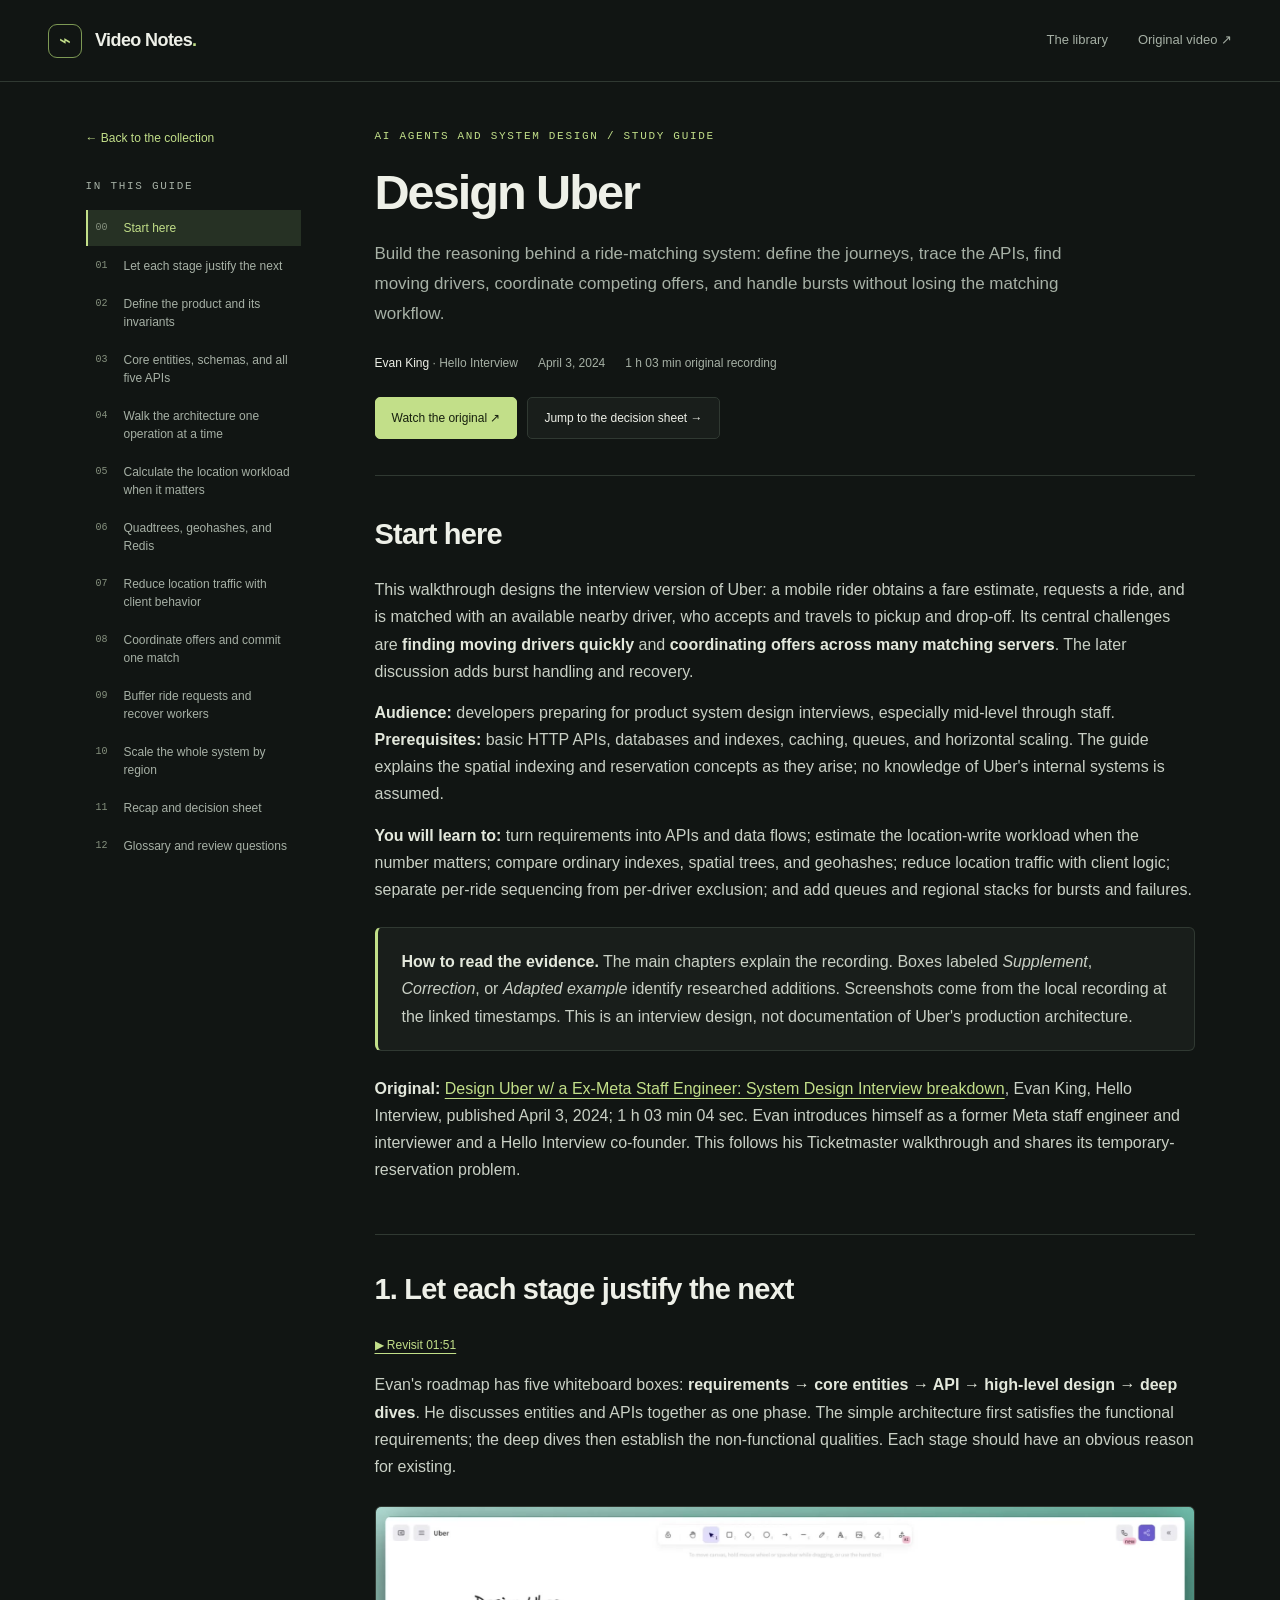
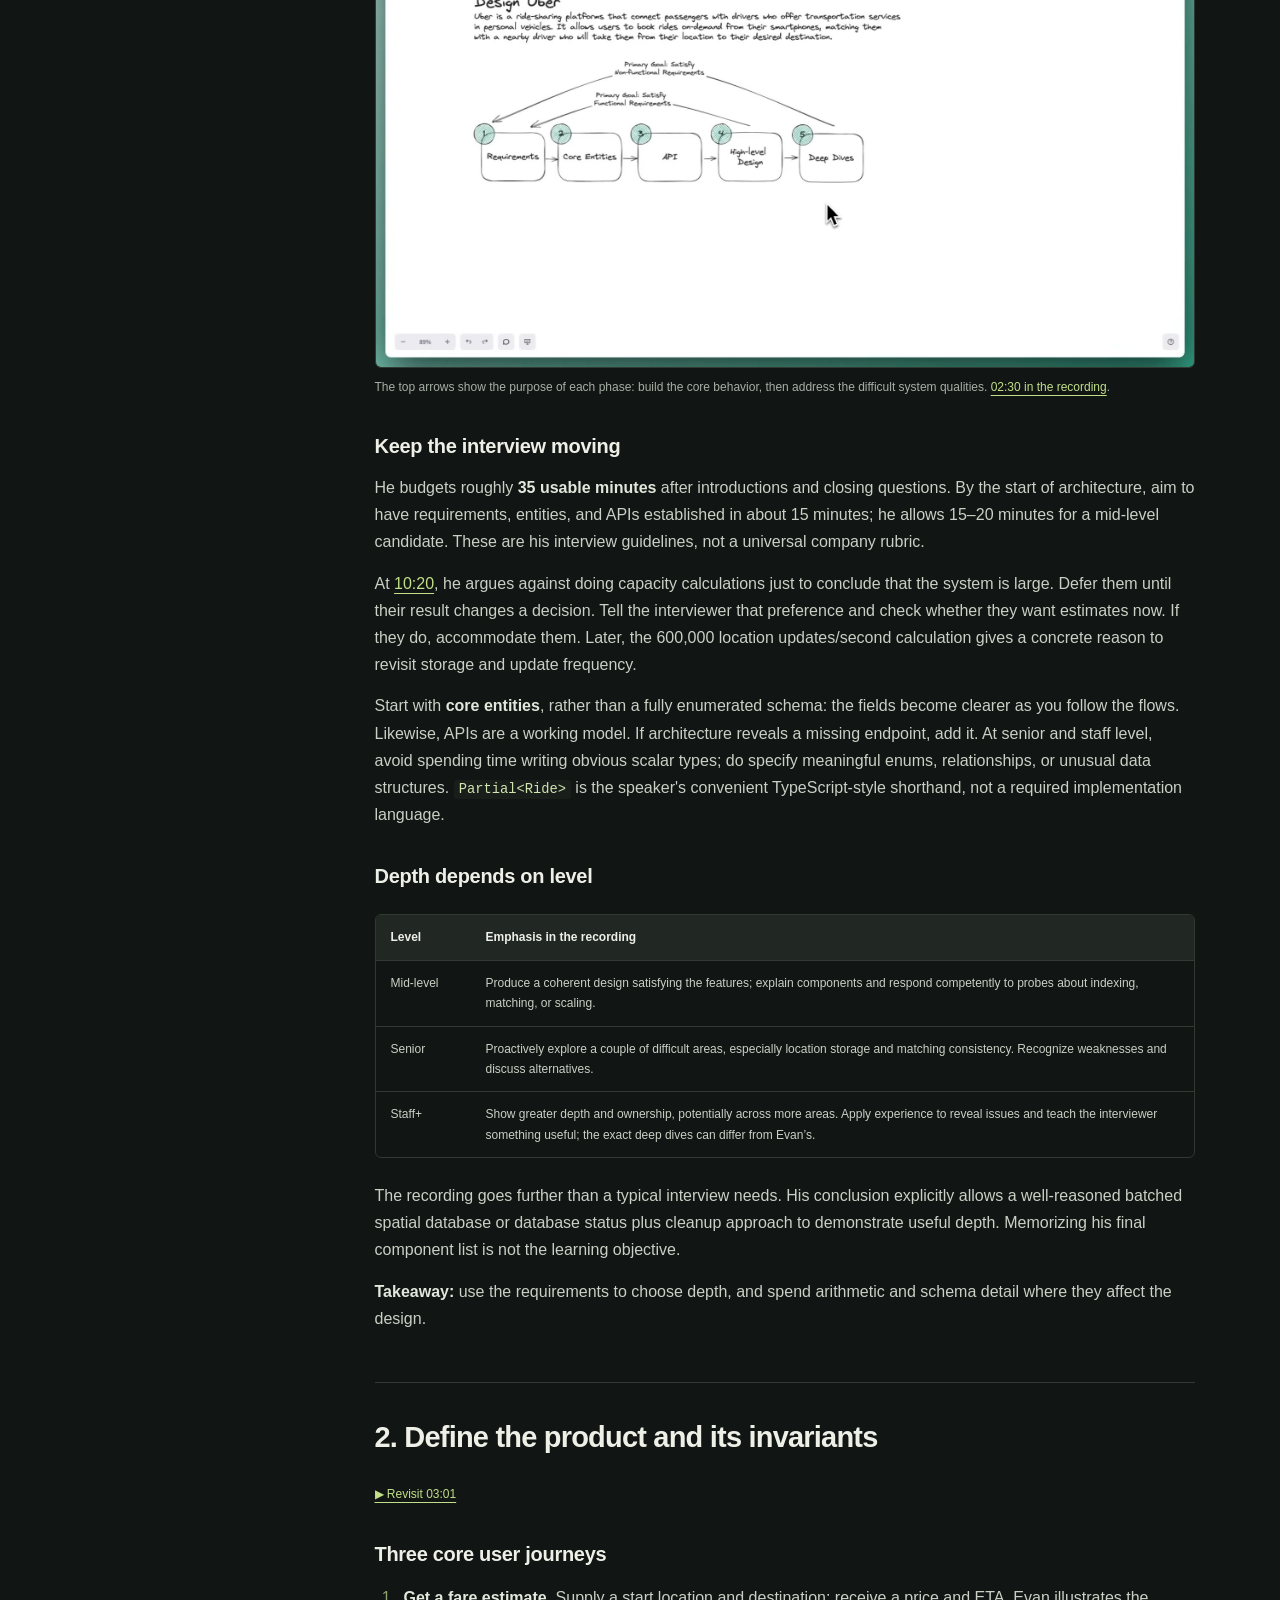
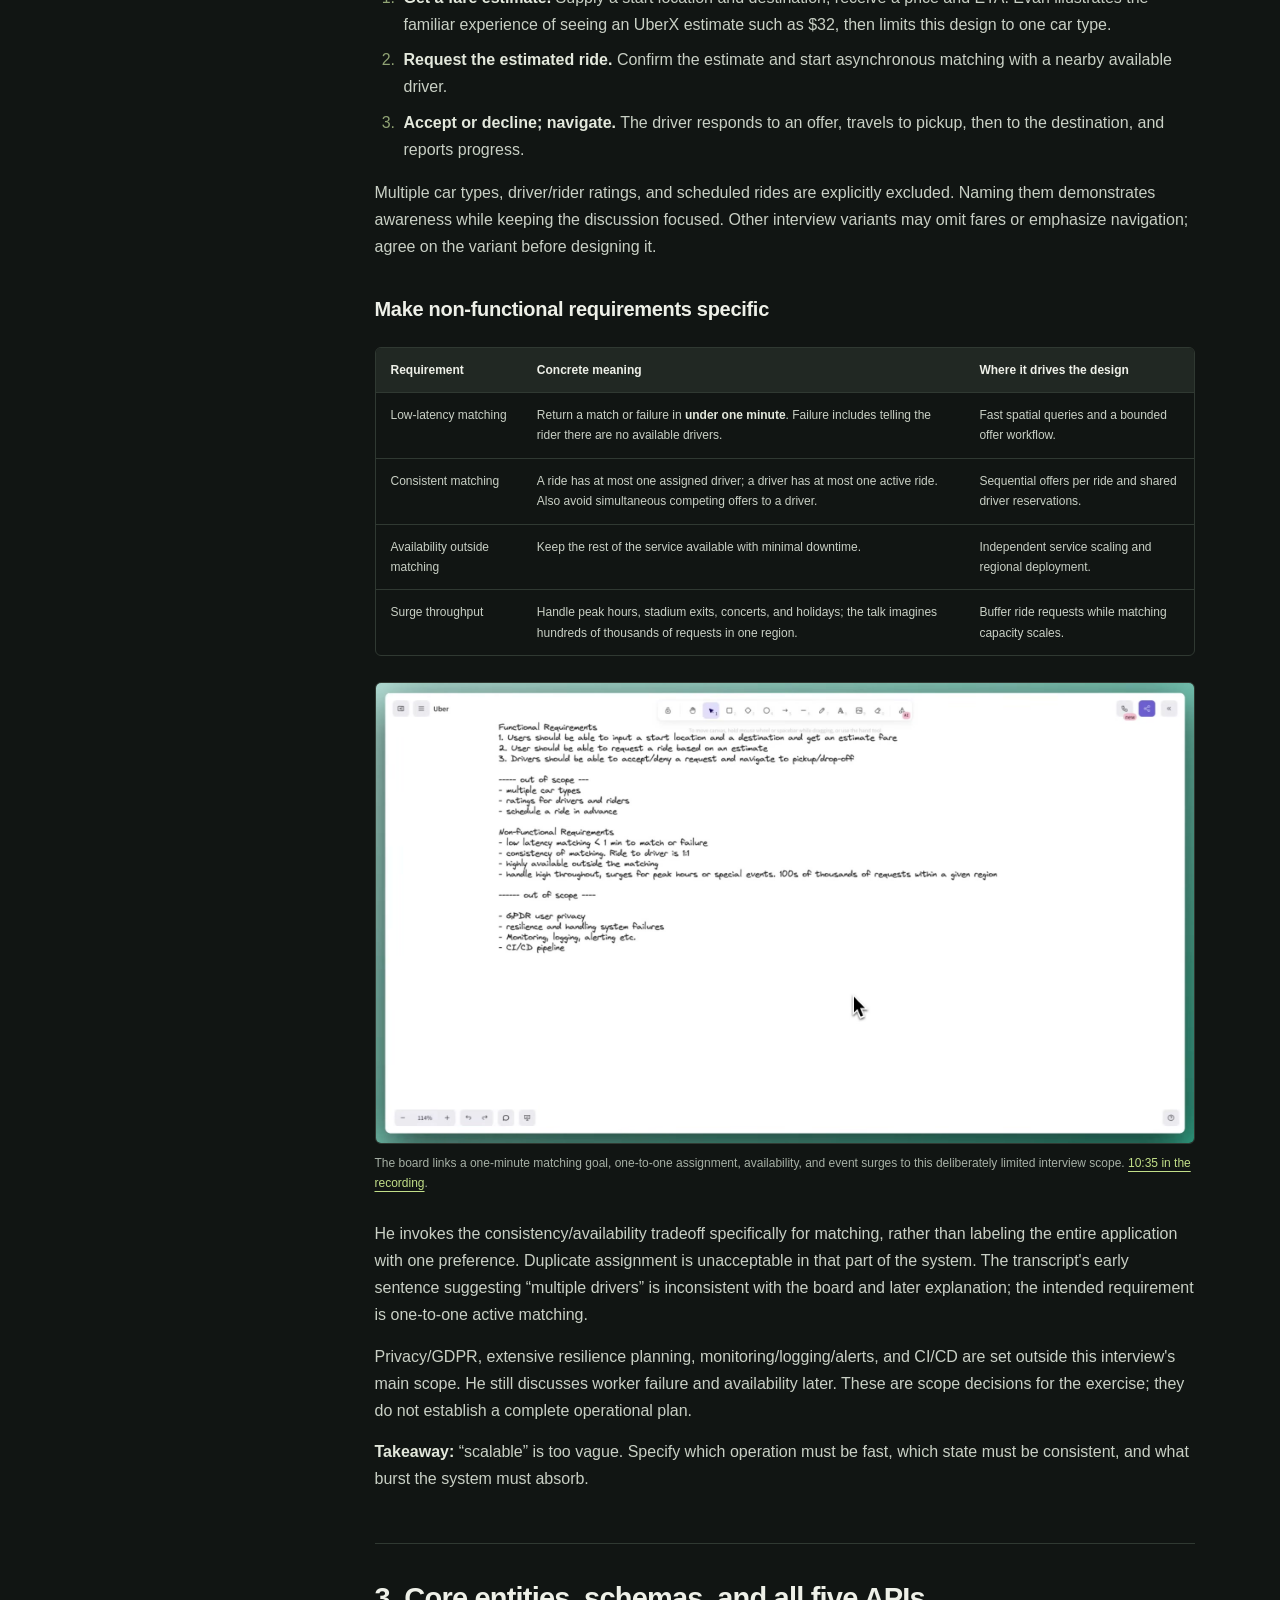
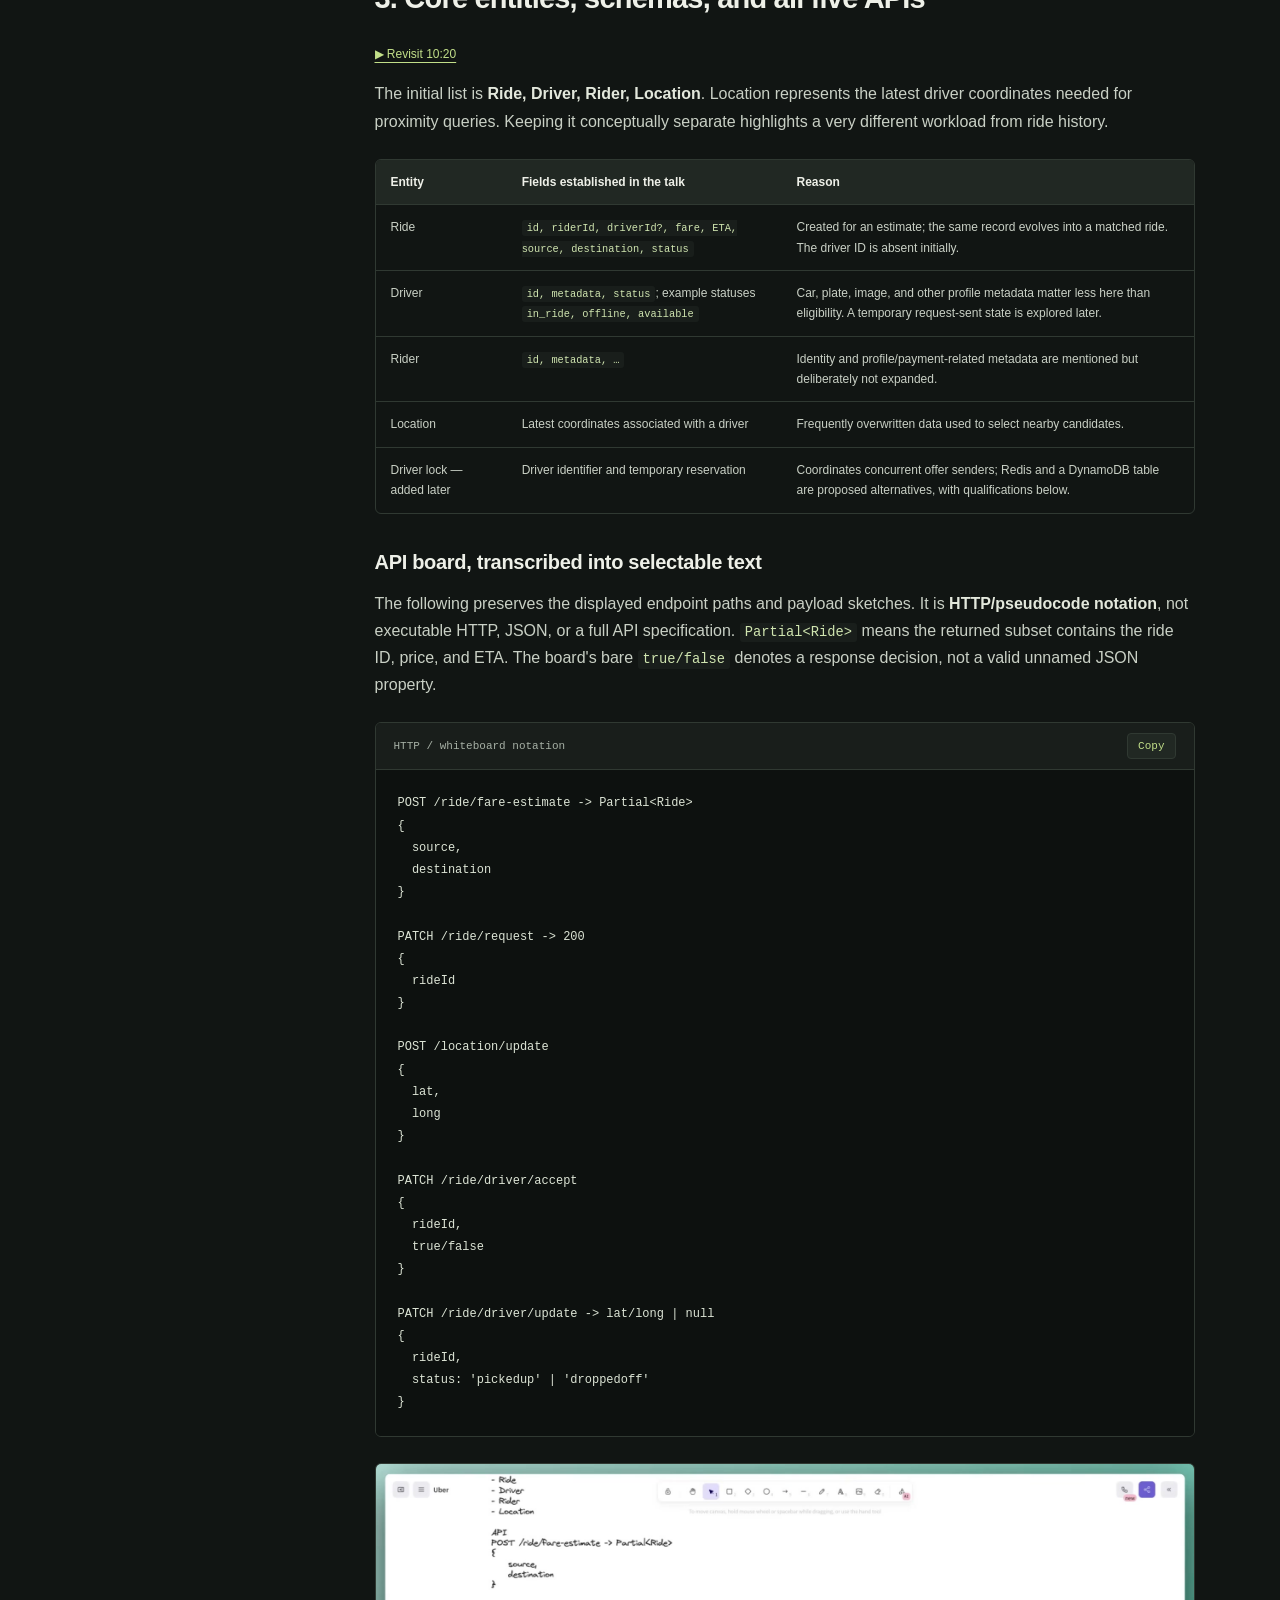
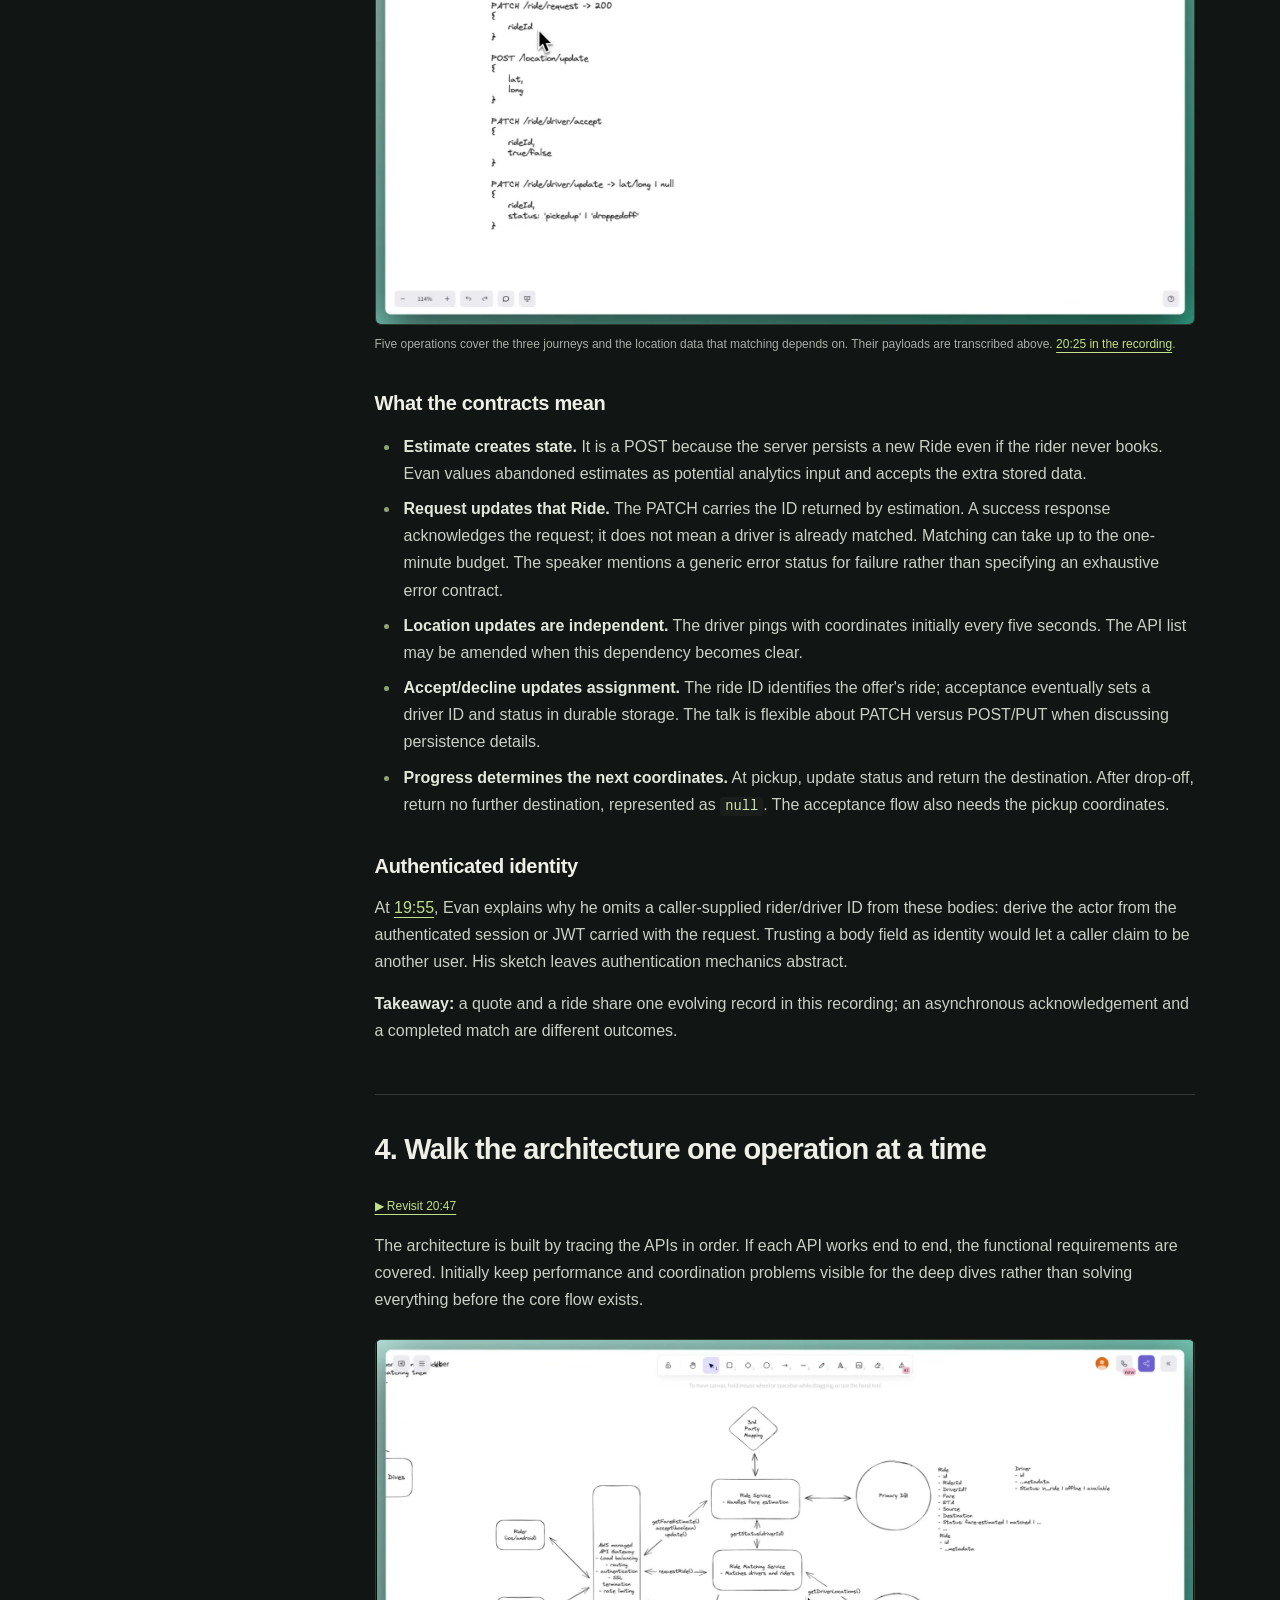
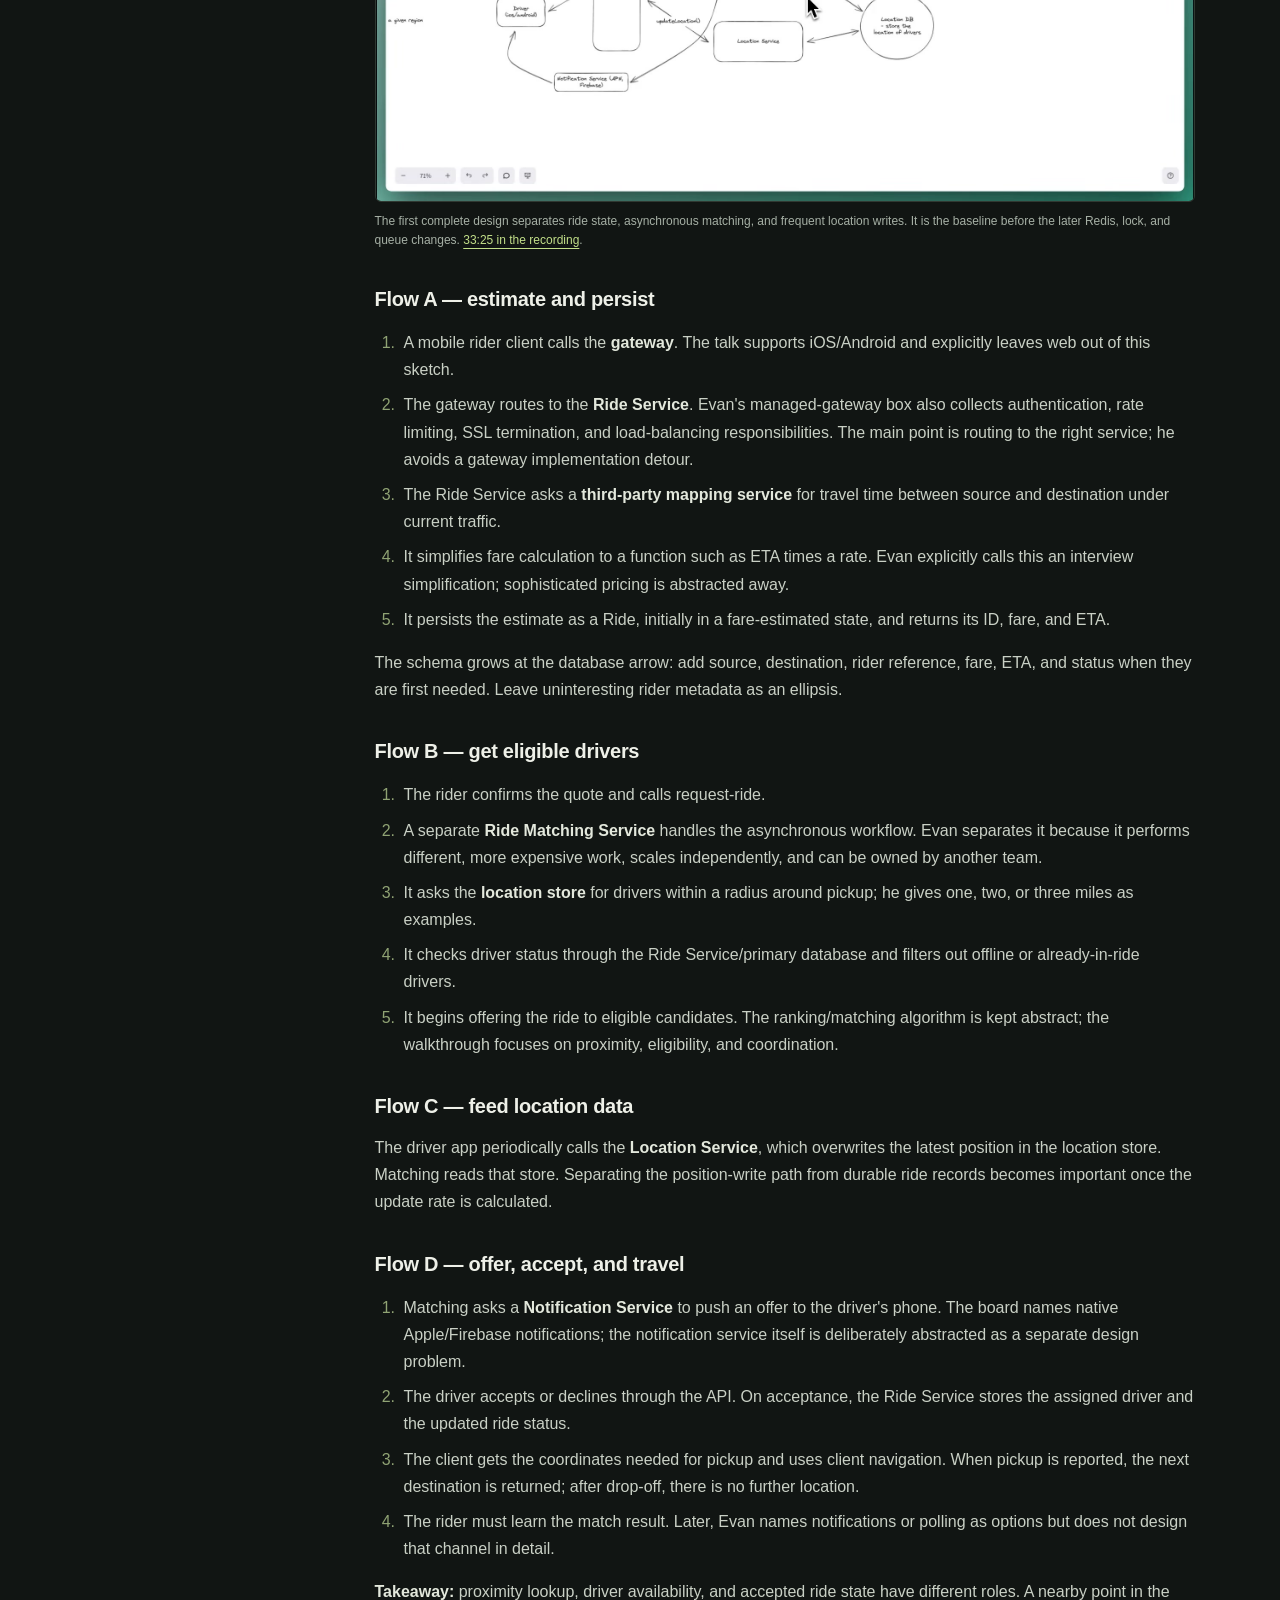
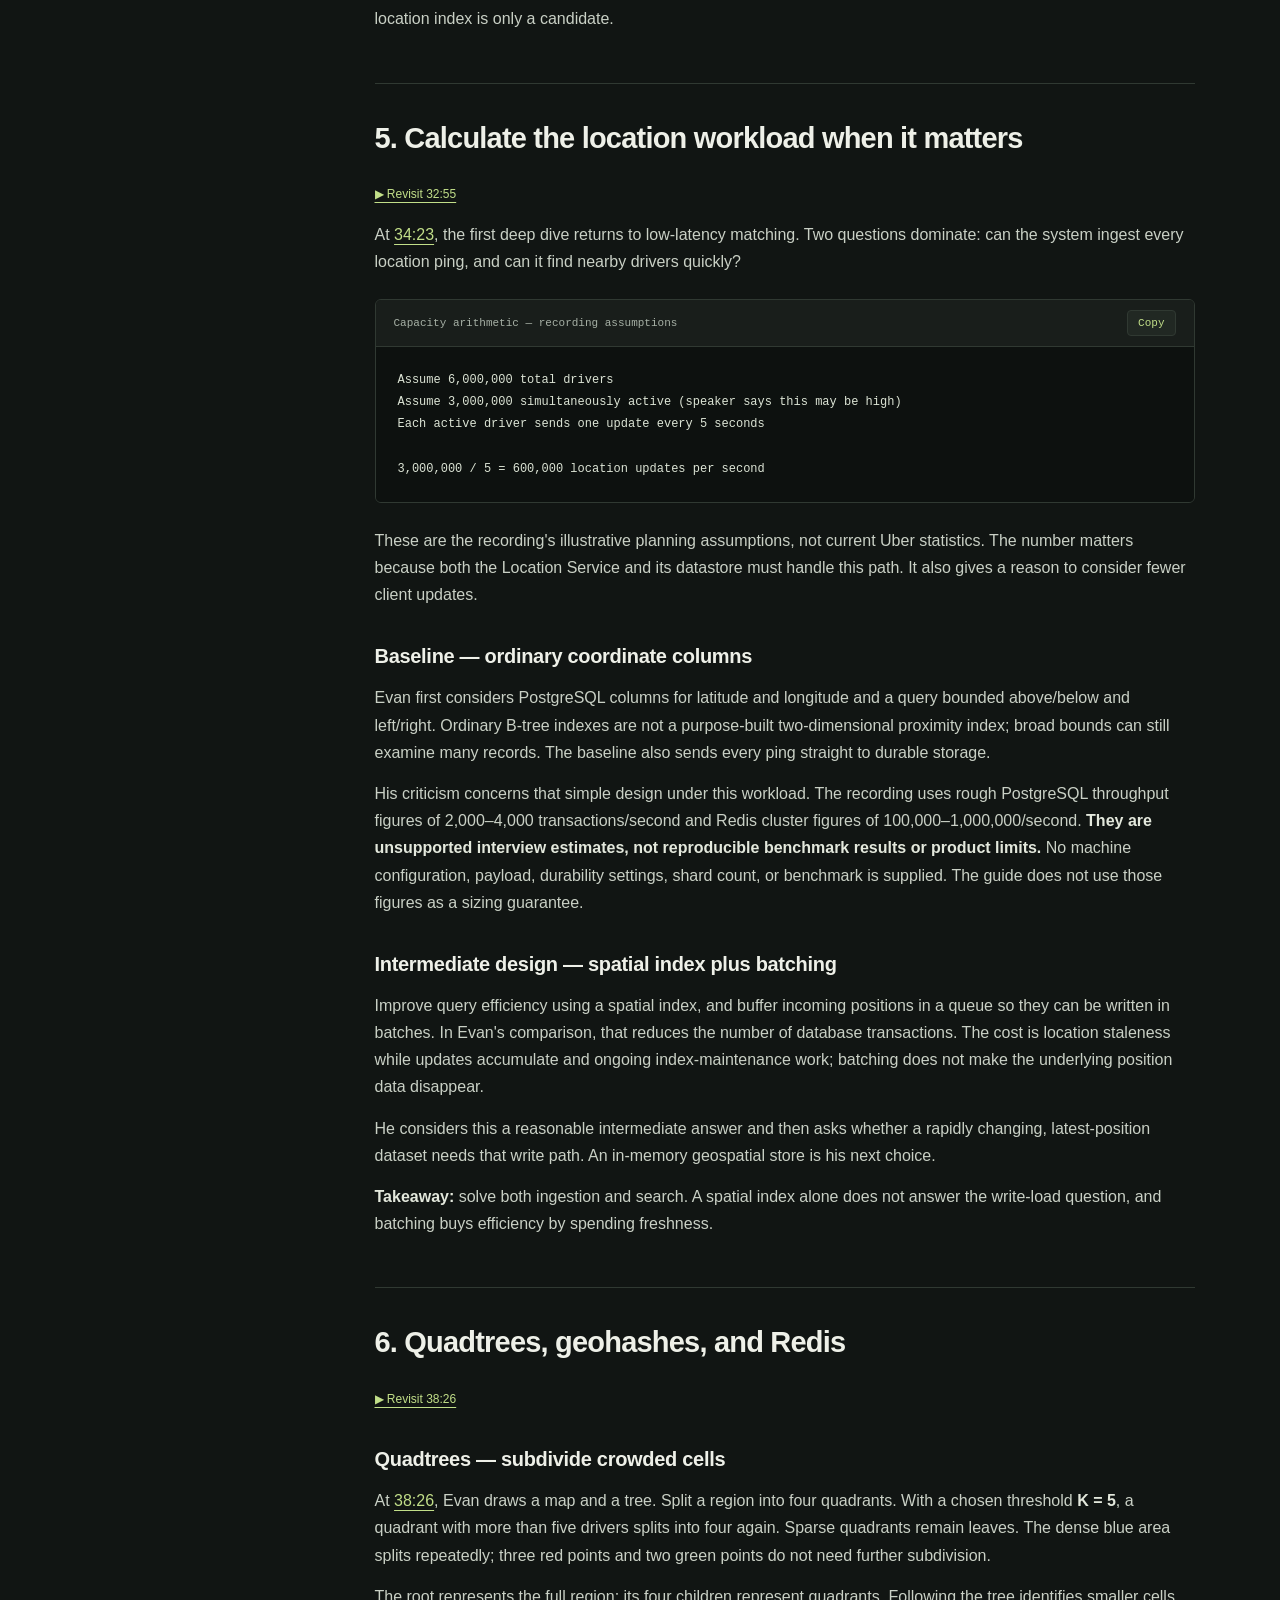
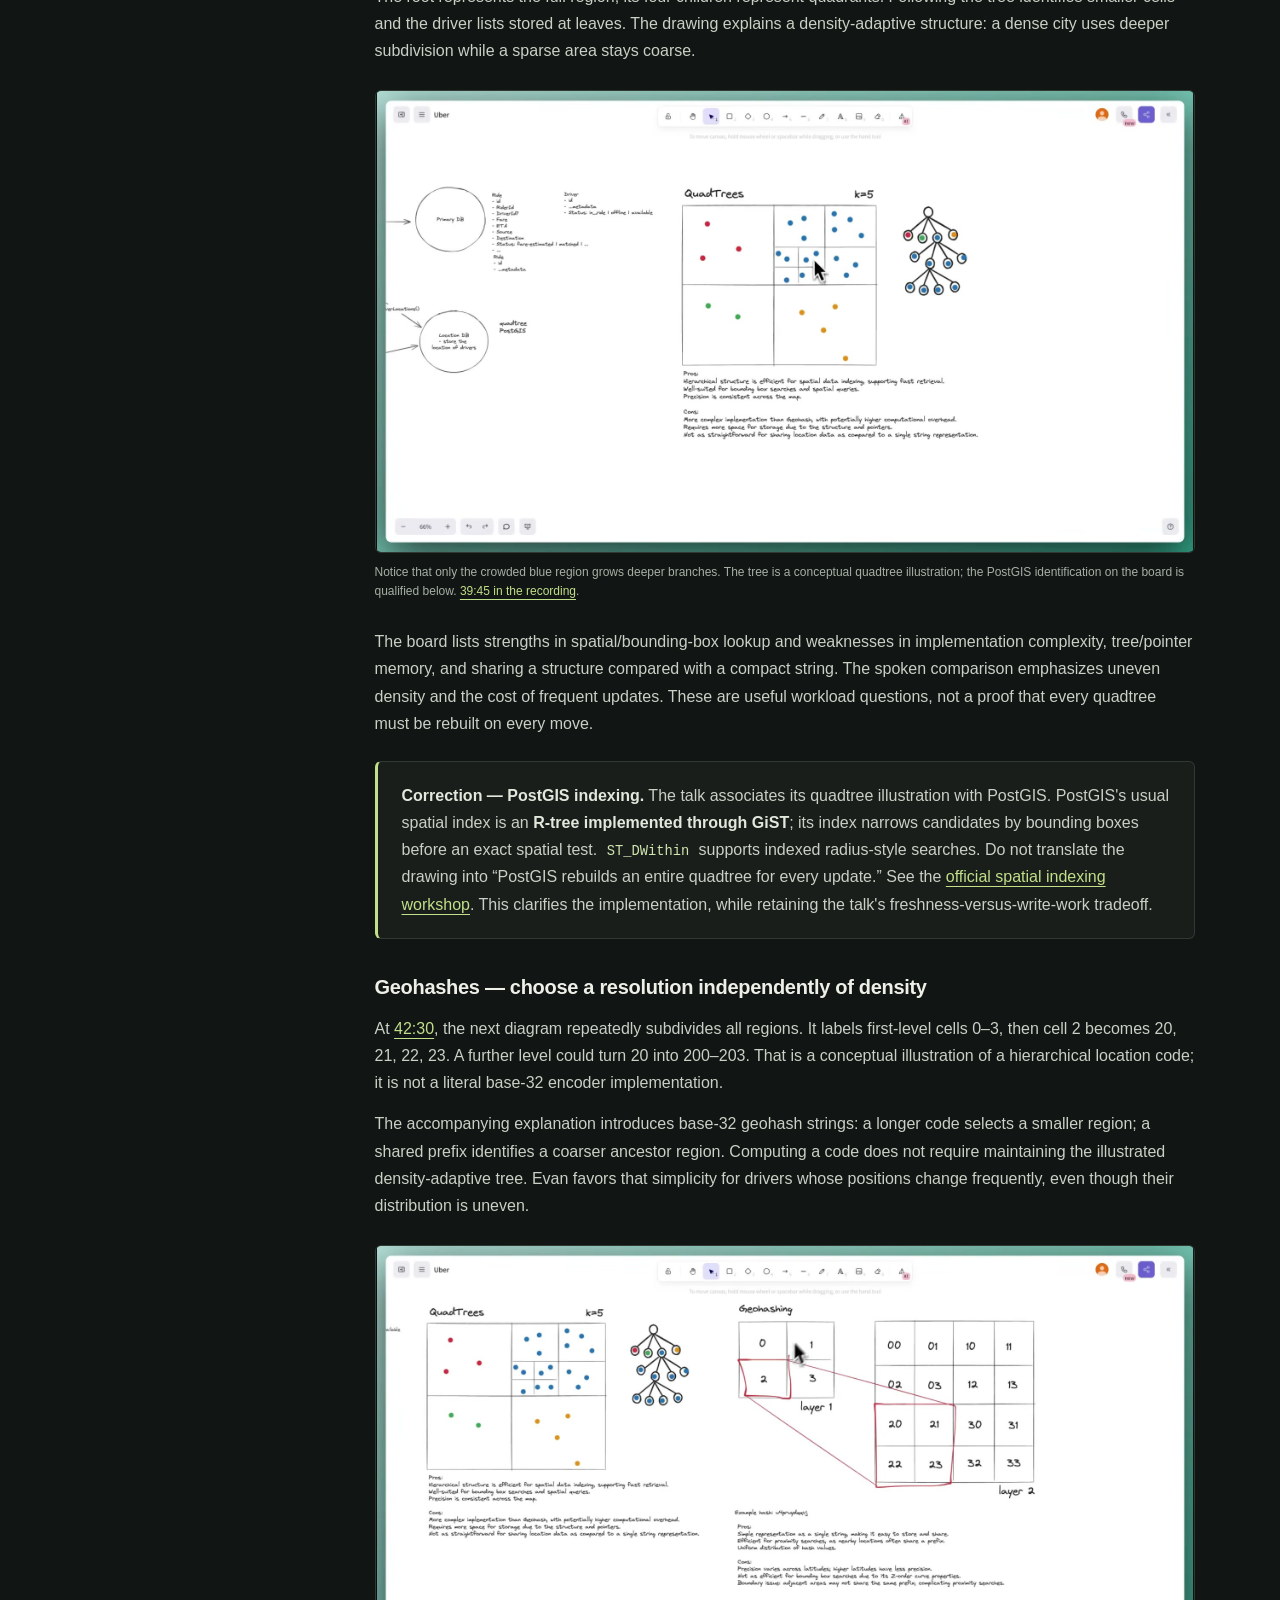
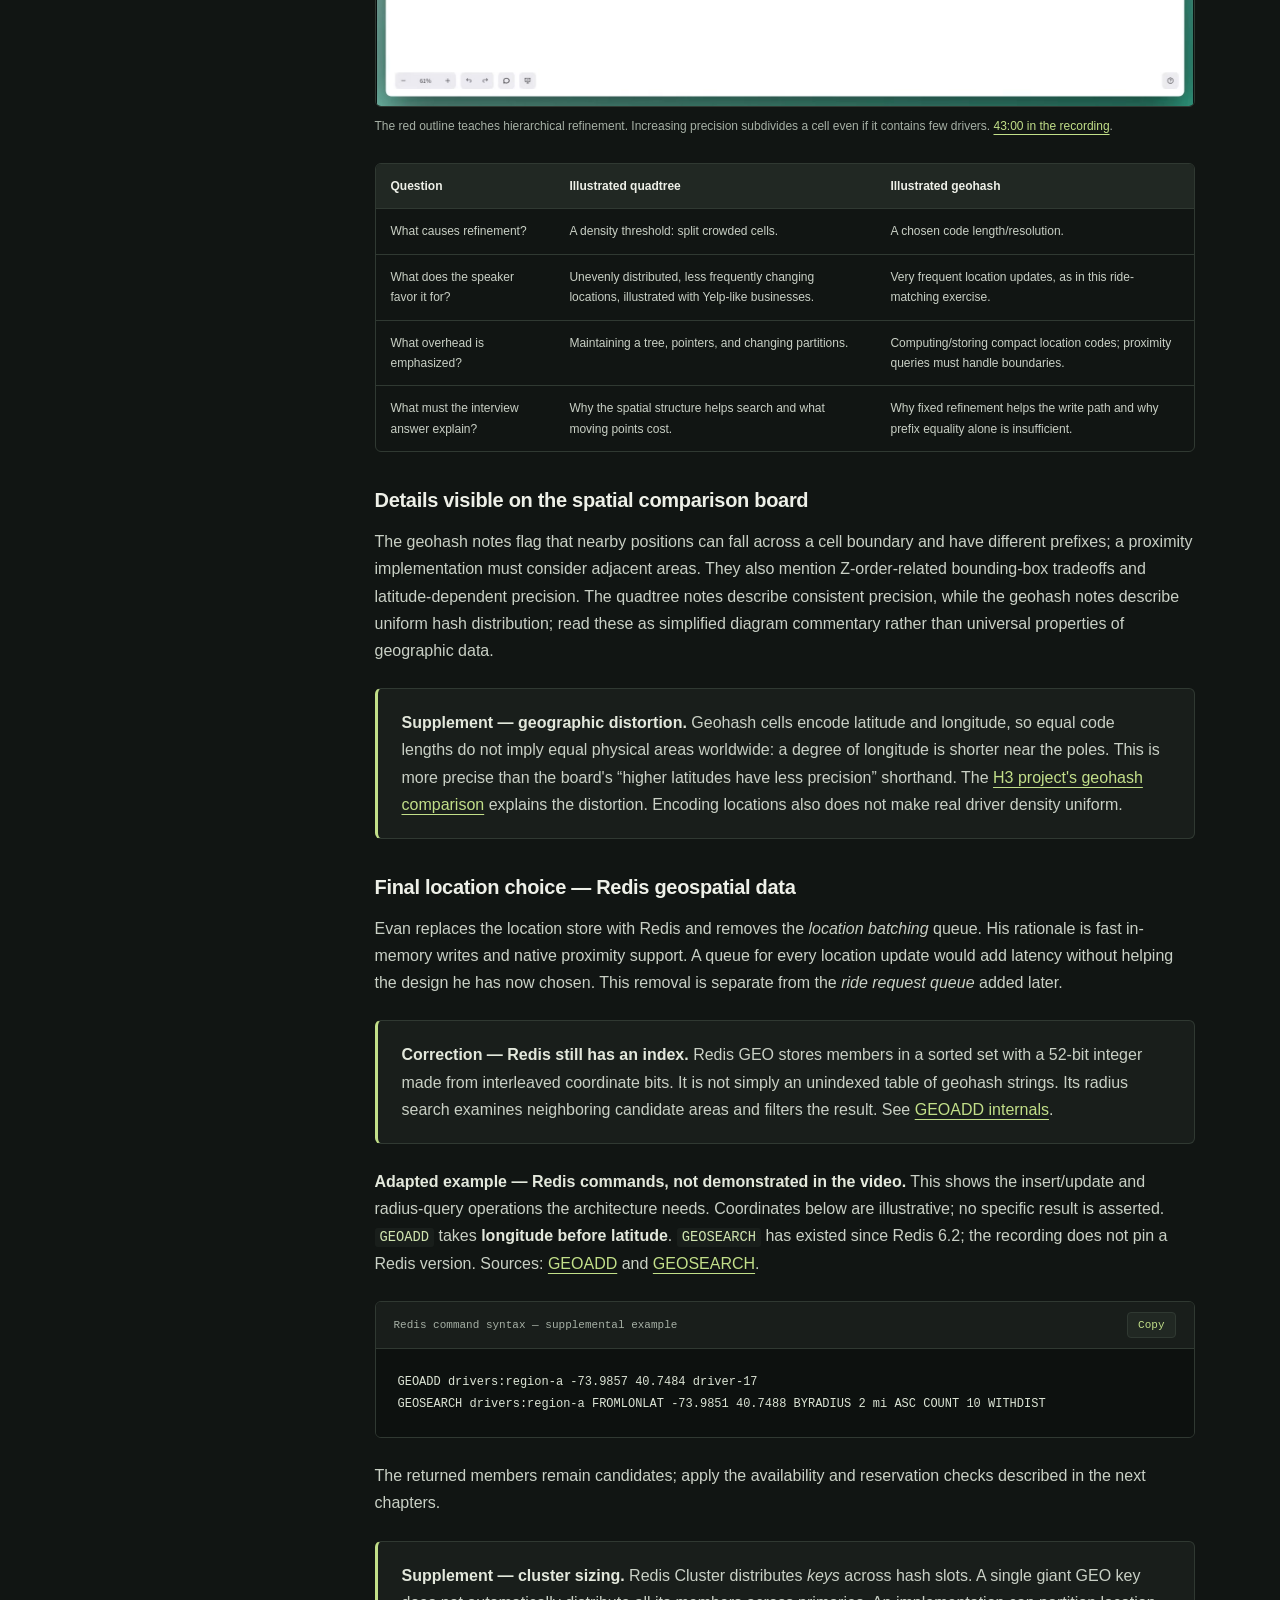
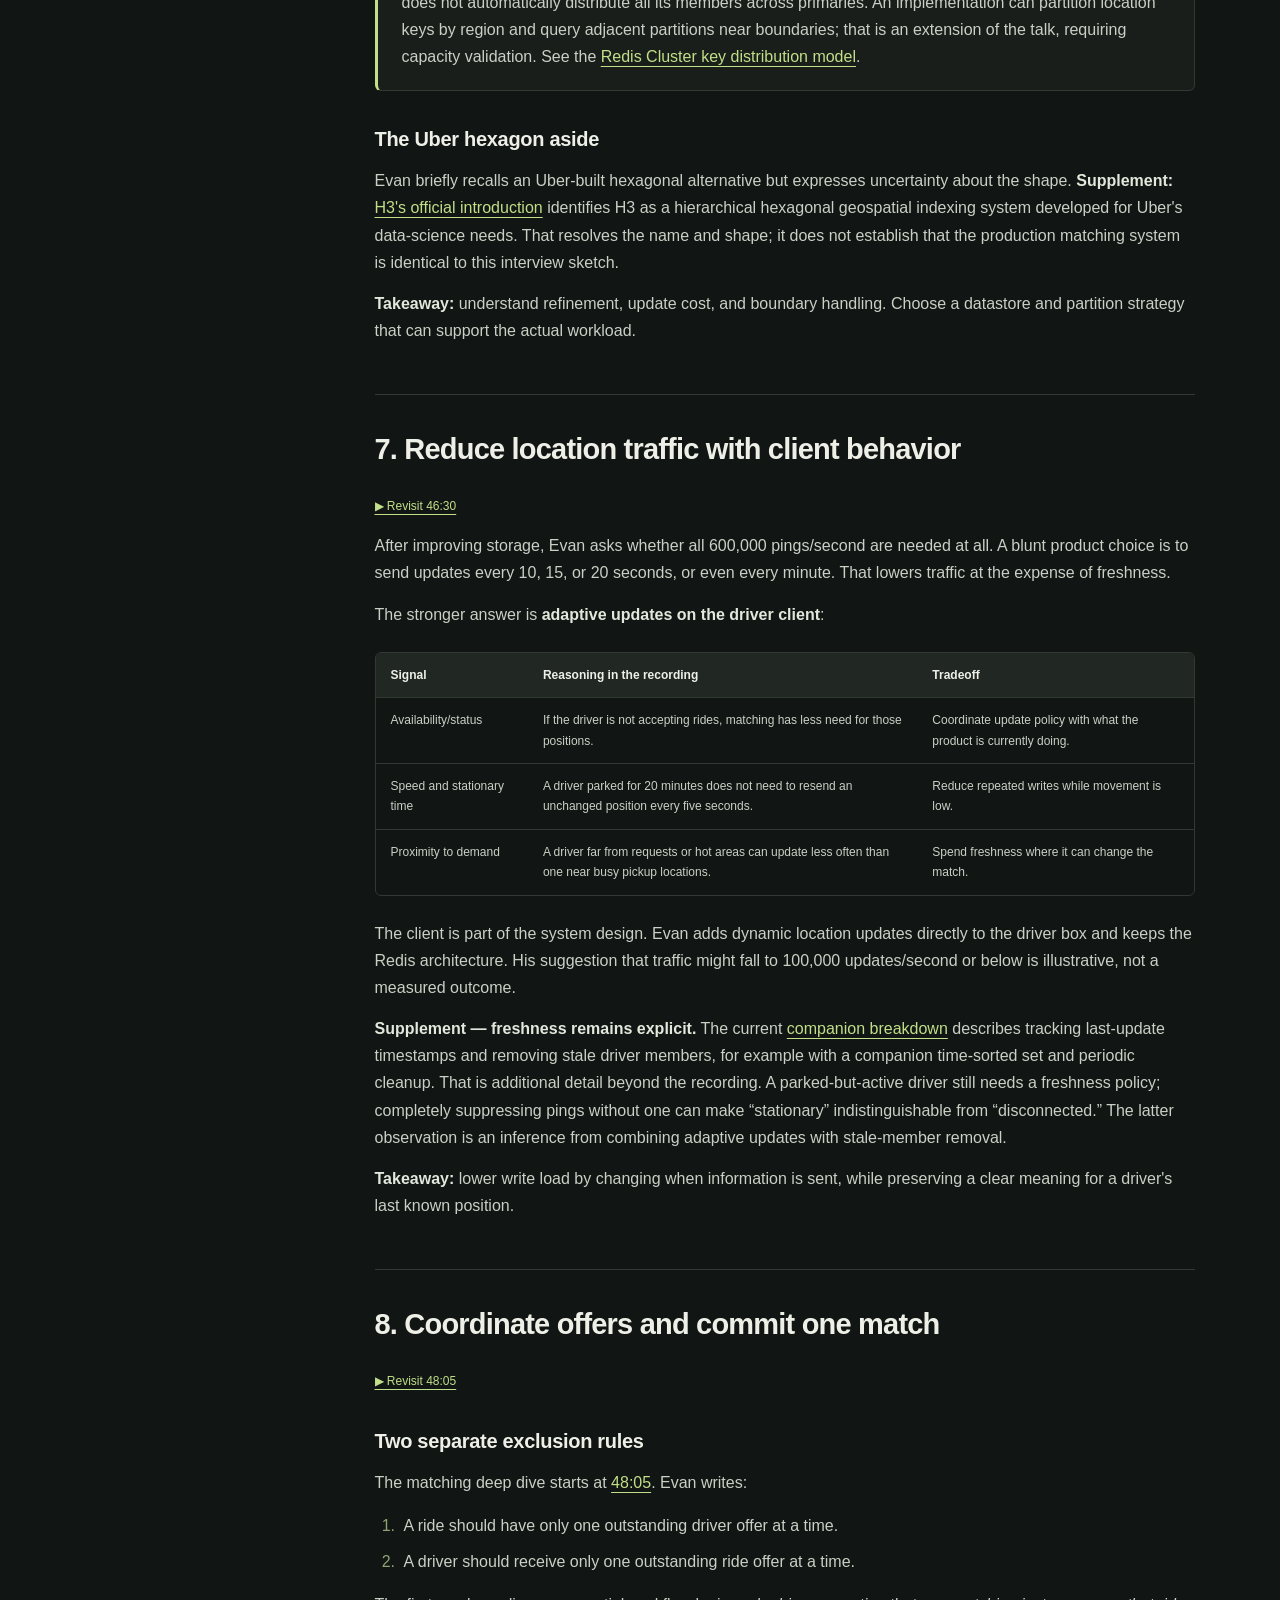
<file: Design_Uber_w_a_Ex-Meta_Staff_Engineer_-_System_Design_Interview_breakdown/index.html>
<!doctype html>
<html lang="en"><head><meta charset="utf-8"><meta name="viewport" content="width=device-width, initial-scale=1">
<meta name="description" content="Complete developer study guide to Evan King's Design Uber walkthrough: requirements, APIs, spatial search, adaptive location updates, matching consistency, queues, and regional scaling, with primary-source corrections."><meta name="theme-color" content="#111513">
<title>Design Uber — System Design Interview Study Guide · Video Notes</title>
<link rel="icon" href="../assets/favicon.svg" type="image/svg+xml"><link rel="stylesheet" href="../assets/site.css"><script src="../assets/site.js" defer></script></head>
<body class="guide-page" id="top"><a class="skip-link" href="#study-guide">Skip to the study guide</a><div class="reading-progress" aria-hidden="true"></div>
<header class="site-bar"><div class="site-bar-inner"><a class="site-brand" href="../index.html" aria-label="Video Notes home"><span class="brand-mark" aria-hidden="true">⌁</span><span>Video Notes<span class="brand-dot">.</span></span></a><nav class="site-nav" aria-label="Site navigation"><a href="../index.html#library">The library</a><a href="https://www.youtube.com/watch?v=lsKU38RKQSo">Original video ↗</a></nav></div></header>
<div class="guide-layout"><aside class="guide-sidebar"><a class="back-library" href="../index.html#ai-agents-and-system-design">← Back to the collection</a><span class="section-label">In this guide</span><nav class="guide-toc" aria-label="Chapters"><a href="#overview"><span>00</span><span>Start here</span></a><a href="#approach"><span>01</span><span>Let each stage justify the next</span></a><a href="#requirements"><span>02</span><span>Define the product and its invariants</span></a><a href="#contracts"><span>03</span><span>Core entities, schemas, and all five APIs</span></a><a href="#architecture"><span>04</span><span>Walk the architecture one operation at a time</span></a><a href="#location"><span>05</span><span>Calculate the location workload when it matters</span></a><a href="#spatial"><span>06</span><span>Quadtrees, geohashes, and Redis</span></a><a href="#adaptive"><span>07</span><span>Reduce location traffic with client behavior</span></a><a href="#consistency"><span>08</span><span>Coordinate offers and commit one match</span></a><a href="#queues"><span>09</span><span>Buffer ride requests and recover workers</span></a><a href="#regional"><span>10</span><span>Scale the whole system by region</span></a><a href="#cheat-sheet"><span>11</span><span>Recap and decision sheet</span></a><a href="#review"><span>12</span><span>Glossary and review questions</span></a><a href="#sources"><span>13</span><span>Sources, corrections, and inspection notes</span></a></nav><p class="sidebar-note">From a simple ride flow<br>to spatial search and safe matching.</p></aside>
<main class="guide-main" id="study-guide"><header class="guide-hero"><span class="eyebrow">AI agents and system design / Study guide</span><h1>Design Uber</h1><p class="guide-description">Build the reasoning behind a ride-matching system: define the journeys, trace the APIs, find moving drivers, coordinate competing offers, and handle bursts without losing the matching workflow.</p><div class="guide-meta"><span><strong>Evan King</strong> · Hello Interview</span><span>April 3, 2024</span><span>1 h 03 min original recording</span></div><div class="guide-actions"><a class="button primary" href="https://www.youtube.com/watch?v=lsKU38RKQSo">Watch the original ↗</a><a class="button" href="#cheat-sheet">Jump to the decision sheet →</a></div></header>
<details class="mobile-contents"><summary>Contents · 14 sections</summary><nav class="guide-toc" aria-label="Chapters on mobile"><a href="#overview"><span>00</span><span>Start here</span></a><a href="#approach"><span>01</span><span>Let each stage justify the next</span></a><a href="#requirements"><span>02</span><span>Define the product and its invariants</span></a><a href="#contracts"><span>03</span><span>Core entities, schemas, and all five APIs</span></a><a href="#architecture"><span>04</span><span>Walk the architecture one operation at a time</span></a><a href="#location"><span>05</span><span>Calculate the location workload when it matters</span></a><a href="#spatial"><span>06</span><span>Quadtrees, geohashes, and Redis</span></a><a href="#adaptive"><span>07</span><span>Reduce location traffic with client behavior</span></a><a href="#consistency"><span>08</span><span>Coordinate offers and commit one match</span></a><a href="#queues"><span>09</span><span>Buffer ride requests and recover workers</span></a><a href="#regional"><span>10</span><span>Scale the whole system by region</span></a><a href="#cheat-sheet"><span>11</span><span>Recap and decision sheet</span></a><a href="#review"><span>12</span><span>Glossary and review questions</span></a><a href="#sources"><span>13</span><span>Sources, corrections, and inspection notes</span></a></nav></details><div class="guide-content"><section><h2 id="overview">Start here</h2>
<p>This walkthrough designs the interview version of Uber: a mobile rider obtains a fare estimate, requests a ride, and is matched with an available nearby driver, who accepts and travels to pickup and drop-off. Its central challenges are <strong>finding moving drivers quickly</strong> and <strong>coordinating offers across many matching servers</strong>. The later discussion adds burst handling and recovery.</p>
<p><strong>Audience:</strong> developers preparing for product system design interviews, especially mid-level through staff. <strong>Prerequisites:</strong> basic HTTP APIs, databases and indexes, caching, queues, and horizontal scaling. The guide explains the spatial indexing and reservation concepts as they arise; no knowledge of Uber's internal systems is assumed.</p>
<p><strong>You will learn to:</strong> turn requirements into APIs and data flows; estimate the location-write workload when the number matters; compare ordinary indexes, spatial trees, and geohashes; reduce location traffic with client logic; separate per-ride sequencing from per-driver exclusion; and add queues and regional stacks for bursts and failures.</p>
<div class="callout"><strong>How to read the evidence.</strong> The main chapters explain the recording. Boxes labeled <em>Supplement</em>, <em>Correction</em>, or <em>Adapted example</em> identify researched additions. Screenshots come from the local recording at the linked timestamps. This is an interview design, not documentation of Uber's production architecture.</div>
<p><strong>Original:</strong> <a href="https://www.youtube.com/watch?v=lsKU38RKQSo">Design Uber w/ a Ex-Meta Staff Engineer: System Design Interview breakdown</a>, Evan King, Hello Interview, published April 3, 2024; 1 h 03 min 04 sec. Evan introduces himself as a former Meta staff engineer and interviewer and a Hello Interview co-founder. This follows his Ticketmaster walkthrough and shares its temporary-reservation problem.</p>
</section><section><h2 id="approach">1. Let each stage justify the next</h2><a class="watch-link" href="https://www.youtube.com/watch?v=lsKU38RKQSo&amp;t=111s">▶ Revisit 01:51</a>
<p>Evan's roadmap has five whiteboard boxes: <strong>requirements → core entities → API → high-level design → deep dives</strong>. He discusses entities and APIs together as one phase. The simple architecture first satisfies the functional requirements; the deep dives then establish the non-functional qualities. Each stage should have an obvious reason for existing.</p>
<figure class="shot"><img src="assets/screenshots/01-roadmap.jpg" width="1920" height="1080" loading="lazy" alt="Five boxes from requirements through deep dives, with arrows connecting functional requirements to the high-level design and non-functional requirements to deep dives."><figcaption>The top arrows show the purpose of each phase: build the core behavior, then address the difficult system qualities. <a href="https://www.youtube.com/watch?v=lsKU38RKQSo&amp;t=150s">02:30 in the recording</a>.</figcaption></figure>
<h3>Keep the interview moving</h3>
<p>He budgets roughly <strong>35 usable minutes</strong> after introductions and closing questions. By the start of architecture, aim to have requirements, entities, and APIs established in about 15 minutes; he allows 15–20 minutes for a mid-level candidate. These are his interview guidelines, not a universal company rubric.</p>
<p>At <a href="https://www.youtube.com/watch?v=lsKU38RKQSo&amp;t=620s">10:20</a>, he argues against doing capacity calculations just to conclude that the system is large. Defer them until their result changes a decision. Tell the interviewer that preference and check whether they want estimates now. If they do, accommodate them. Later, the 600,000 location updates/second calculation gives a concrete reason to revisit storage and update frequency.</p>
<p>Start with <strong>core entities</strong>, rather than a fully enumerated schema: the fields become clearer as you follow the flows. Likewise, APIs are a working model. If architecture reveals a missing endpoint, add it. At senior and staff level, avoid spending time writing obvious scalar types; do specify meaningful enums, relationships, or unusual data structures. <code>Partial&lt;Ride&gt;</code> is the speaker's convenient TypeScript-style shorthand, not a required implementation language.</p>
<h3>Depth depends on level</h3>
<div class="table-scroll" tabindex="0" role="region" aria-label="Interview expectations"><table><thead><tr><th scope="col">Level</th><th scope="col">Emphasis in the recording</th></tr></thead><tbody><tr><td>Mid-level</td><td>Produce a coherent design satisfying the features; explain components and respond competently to probes about indexing, matching, or scaling.</td></tr><tr><td>Senior</td><td>Proactively explore a couple of difficult areas, especially location storage and matching consistency. Recognize weaknesses and discuss alternatives.</td></tr><tr><td>Staff+</td><td>Show greater depth and ownership, potentially across more areas. Apply experience to reveal issues and teach the interviewer something useful; the exact deep dives can differ from Evan’s.</td></tr></tbody></table></div>
<p>The recording goes further than a typical interview needs. His conclusion explicitly allows a well-reasoned batched spatial database or database status plus cleanup approach to demonstrate useful depth. Memorizing his final component list is not the learning objective.</p>
<p><strong>Takeaway:</strong> use the requirements to choose depth, and spend arithmetic and schema detail where they affect the design.</p>
</section><section><h2 id="requirements">2. Define the product and its invariants</h2><a class="watch-link" href="https://www.youtube.com/watch?v=lsKU38RKQSo&amp;t=181s">▶ Revisit 03:01</a>
<h3>Three core user journeys</h3>
<ol><li><strong>Get a fare estimate.</strong> Supply a start location and destination; receive a price and ETA. Evan illustrates the familiar experience of seeing an UberX estimate such as $32, then limits this design to one car type.</li>
<li><strong>Request the estimated ride.</strong> Confirm the estimate and start asynchronous matching with a nearby available driver.</li>
<li><strong>Accept or decline; navigate.</strong> The driver responds to an offer, travels to pickup, then to the destination, and reports progress.</li></ol>
<p>Multiple car types, driver/rider ratings, and scheduled rides are explicitly excluded. Naming them demonstrates awareness while keeping the discussion focused. Other interview variants may omit fares or emphasize navigation; agree on the variant before designing it.</p>
<h3>Make non-functional requirements specific</h3>
<div class="table-scroll" tabindex="0" role="region" aria-label="Requirements and design consequences"><table><thead><tr><th scope="col">Requirement</th><th scope="col">Concrete meaning</th><th scope="col">Where it drives the design</th></tr></thead><tbody><tr><td>Low-latency matching</td><td>Return a match or failure in <strong>under one minute</strong>. Failure includes telling the rider there are no available drivers.</td><td>Fast spatial queries and a bounded offer workflow.</td></tr><tr><td>Consistent matching</td><td>A ride has at most one assigned driver; a driver has at most one active ride. Also avoid simultaneous competing offers to a driver.</td><td>Sequential offers per ride and shared driver reservations.</td></tr><tr><td>Availability outside matching</td><td>Keep the rest of the service available with minimal downtime.</td><td>Independent service scaling and regional deployment.</td></tr><tr><td>Surge throughput</td><td>Handle peak hours, stadium exits, concerts, and holidays; the talk imagines hundreds of thousands of requests in one region.</td><td>Buffer ride requests while matching capacity scales.</td></tr></tbody></table></div><figure class="shot"><img src="assets/screenshots/02-requirements.jpg" width="1920" height="1080" loading="lazy" alt="The whiteboard lists three user journeys, four system qualities, and explicitly excluded features and operational topics."><figcaption>The board links a one-minute matching goal, one-to-one assignment, availability, and event surges to this deliberately limited interview scope. <a href="https://www.youtube.com/watch?v=lsKU38RKQSo&amp;t=635s">10:35 in the recording</a>.</figcaption></figure>
<p>He invokes the consistency/availability tradeoff specifically for matching, rather than labeling the entire application with one preference. Duplicate assignment is unacceptable in that part of the system. The transcript's early sentence suggesting “multiple drivers” is inconsistent with the board and later explanation; the intended requirement is one-to-one active matching.</p>
<p>Privacy/GDPR, extensive resilience planning, monitoring/logging/alerts, and CI/CD are set outside this interview's main scope. He still discusses worker failure and availability later. These are scope decisions for the exercise; they do not establish a complete operational plan.</p>
<p><strong>Takeaway:</strong> “scalable” is too vague. Specify which operation must be fast, which state must be consistent, and what burst the system must absorb.</p>
</section><section><h2 id="contracts">3. Core entities, schemas, and all five APIs</h2><a class="watch-link" href="https://www.youtube.com/watch?v=lsKU38RKQSo&amp;t=620s">▶ Revisit 10:20</a>
<p>The initial list is <strong>Ride, Driver, Rider, Location</strong>. Location represents the latest driver coordinates needed for proximity queries. Keeping it conceptually separate highlights a very different workload from ride history.</p>
<div class="table-scroll" tabindex="0" role="region" aria-label="Entities developed during the walkthrough"><table><thead><tr><th scope="col">Entity</th><th scope="col">Fields established in the talk</th><th scope="col">Reason</th></tr></thead><tbody><tr><td>Ride</td><td><code>id, riderId, driverId?, fare, ETA, source, destination, status</code></td><td>Created for an estimate; the same record evolves into a matched ride. The driver ID is absent initially.</td></tr><tr><td>Driver</td><td><code>id, metadata, status</code>; example statuses <code>in_ride, offline, available</code></td><td>Car, plate, image, and other profile metadata matter less here than eligibility. A temporary request-sent state is explored later.</td></tr><tr><td>Rider</td><td><code>id, metadata, …</code></td><td>Identity and profile/payment-related metadata are mentioned but deliberately not expanded.</td></tr><tr><td>Location</td><td>Latest coordinates associated with a driver</td><td>Frequently overwritten data used to select nearby candidates.</td></tr><tr><td>Driver lock — added later</td><td>Driver identifier and temporary reservation</td><td>Coordinates concurrent offer senders; Redis and a DynamoDB table are proposed alternatives, with qualifications below.</td></tr></tbody></table></div>
<h3>API board, transcribed into selectable text</h3>
<p>The following preserves the displayed endpoint paths and payload sketches. It is <strong>HTTP/pseudocode notation</strong>, not executable HTTP, JSON, or a full API specification. <code>Partial&lt;Ride&gt;</code> means the returned subset contains the ride ID, price, and ETA. The board's bare <code>true/false</code> denotes a response decision, not a valid unnamed JSON property.</p>
<div class="codeblock"><div class="code-head">HTTP / whiteboard notation</div><pre><code>POST /ride/fare-estimate -&gt; Partial&lt;Ride&gt;
{
  source,
  destination
}

PATCH /ride/request -&gt; 200
{
  rideId
}

POST /location/update
{
  lat,
  long
}

PATCH /ride/driver/accept
{
  rideId,
  true/false
}

PATCH /ride/driver/update -&gt; lat/long | null
{
  rideId,
  status: &#x27;pickedup&#x27; | &#x27;droppedoff&#x27;
}</code></pre></div><figure class="shot"><img src="assets/screenshots/03-api.jpg" width="1920" height="1080" loading="lazy" alt="The completed API whiteboard: fare estimate, request ride, update location, accept or reject, and pickup or dropoff update."><figcaption>Five operations cover the three journeys and the location data that matching depends on. Their payloads are transcribed above. <a href="https://www.youtube.com/watch?v=lsKU38RKQSo&amp;t=1225s">20:25 in the recording</a>.</figcaption></figure>
<h3>What the contracts mean</h3>
<ul><li><strong>Estimate creates state.</strong> It is a POST because the server persists a new Ride even if the rider never books. Evan values abandoned estimates as potential analytics input and accepts the extra stored data.</li>
<li><strong>Request updates that Ride.</strong> The PATCH carries the ID returned by estimation. A success response acknowledges the request; it does not mean a driver is already matched. Matching can take up to the one-minute budget. The speaker mentions a generic error status for failure rather than specifying an exhaustive error contract.</li>
<li><strong>Location updates are independent.</strong> The driver pings with coordinates initially every five seconds. The API list may be amended when this dependency becomes clear.</li>
<li><strong>Accept/decline updates assignment.</strong> The ride ID identifies the offer's ride; acceptance eventually sets a driver ID and status in durable storage. The talk is flexible about PATCH versus POST/PUT when discussing persistence details.</li>
<li><strong>Progress determines the next coordinates.</strong> At pickup, update status and return the destination. After drop-off, return no further destination, represented as <code>null</code>. The acceptance flow also needs the pickup coordinates.</li></ul>
<h3>Authenticated identity</h3>
<p>At <a href="https://www.youtube.com/watch?v=lsKU38RKQSo&amp;t=1195s">19:55</a>, Evan explains why he omits a caller-supplied rider/driver ID from these bodies: derive the actor from the authenticated session or JWT carried with the request. Trusting a body field as identity would let a caller claim to be another user. His sketch leaves authentication mechanics abstract.</p>
<p><strong>Takeaway:</strong> a quote and a ride share one evolving record in this recording; an asynchronous acknowledgement and a completed match are different outcomes.</p>
</section><section><h2 id="architecture">4. Walk the architecture one operation at a time</h2><a class="watch-link" href="https://www.youtube.com/watch?v=lsKU38RKQSo&amp;t=1247s">▶ Revisit 20:47</a>
<p>The architecture is built by tracing the APIs in order. If each API works end to end, the functional requirements are covered. Initially keep performance and coordination problems visible for the deep dives rather than solving everything before the core flow exists.</p>
<figure class="shot"><img src="assets/screenshots/04-core-architecture.jpg" width="1920" height="1080" loading="lazy" alt="Rider and driver apps connect through an API gateway to Ride, Matching, and Location services; the Ride Service uses mapping and primary storage, Matching reads location storage and sends driver notifications."><figcaption>The first complete design separates ride state, asynchronous matching, and frequent location writes. It is the baseline before the later Redis, lock, and queue changes. <a href="https://www.youtube.com/watch?v=lsKU38RKQSo&amp;t=2005s">33:25 in the recording</a>.</figcaption></figure>
<h3>Flow A — estimate and persist</h3>
<ol><li>A mobile rider client calls the <strong>gateway</strong>. The talk supports iOS/Android and explicitly leaves web out of this sketch.</li><li>The gateway routes to the <strong>Ride Service</strong>. Evan's managed-gateway box also collects authentication, rate limiting, SSL termination, and load-balancing responsibilities. The main point is routing to the right service; he avoids a gateway implementation detour.</li><li>The Ride Service asks a <strong>third-party mapping service</strong> for travel time between source and destination under current traffic.</li><li>It simplifies fare calculation to a function such as ETA times a rate. Evan explicitly calls this an interview simplification; sophisticated pricing is abstracted away.</li><li>It persists the estimate as a Ride, initially in a fare-estimated state, and returns its ID, fare, and ETA.</li></ol>
<p>The schema grows at the database arrow: add source, destination, rider reference, fare, ETA, and status when they are first needed. Leave uninteresting rider metadata as an ellipsis.</p>
<h3>Flow B — get eligible drivers</h3>
<ol><li>The rider confirms the quote and calls request-ride.</li><li>A separate <strong>Ride Matching Service</strong> handles the asynchronous workflow. Evan separates it because it performs different, more expensive work, scales independently, and can be owned by another team.</li><li>It asks the <strong>location store</strong> for drivers within a radius around pickup; he gives one, two, or three miles as examples.</li><li>It checks driver status through the Ride Service/primary database and filters out offline or already-in-ride drivers.</li><li>It begins offering the ride to eligible candidates. The ranking/matching algorithm is kept abstract; the walkthrough focuses on proximity, eligibility, and coordination.</li></ol>
<h3>Flow C — feed location data</h3>
<p>The driver app periodically calls the <strong>Location Service</strong>, which overwrites the latest position in the location store. Matching reads that store. Separating the position-write path from durable ride records becomes important once the update rate is calculated.</p>
<h3>Flow D — offer, accept, and travel</h3>
<ol><li>Matching asks a <strong>Notification Service</strong> to push an offer to the driver's phone. The board names native Apple/Firebase notifications; the notification service itself is deliberately abstracted as a separate design problem.</li><li>The driver accepts or declines through the API. On acceptance, the Ride Service stores the assigned driver and the updated ride status.</li><li>The client gets the coordinates needed for pickup and uses client navigation. When pickup is reported, the next destination is returned; after drop-off, there is no further location.</li><li>The rider must learn the match result. Later, Evan names notifications or polling as options but does not design that channel in detail.</li></ol>
<p><strong>Takeaway:</strong> proximity lookup, driver availability, and accepted ride state have different roles. A nearby point in the location index is only a candidate.</p>
</section><section><h2 id="location">5. Calculate the location workload when it matters</h2><a class="watch-link" href="https://www.youtube.com/watch?v=lsKU38RKQSo&amp;t=1975s">▶ Revisit 32:55</a>
<p>At <a href="https://www.youtube.com/watch?v=lsKU38RKQSo&amp;t=2063s">34:23</a>, the first deep dive returns to low-latency matching. Two questions dominate: can the system ingest every location ping, and can it find nearby drivers quickly?</p>
<div class="codeblock"><div class="code-head">Capacity arithmetic — recording assumptions</div><pre><code>Assume 6,000,000 total drivers
Assume 3,000,000 simultaneously active (speaker says this may be high)
Each active driver sends one update every 5 seconds

3,000,000 / 5 = 600,000 location updates per second</code></pre></div>
<p>These are the recording's illustrative planning assumptions, not current Uber statistics. The number matters because both the Location Service and its datastore must handle this path. It also gives a reason to consider fewer client updates.</p>
<h3>Baseline — ordinary coordinate columns</h3>
<p>Evan first considers PostgreSQL columns for latitude and longitude and a query bounded above/below and left/right. Ordinary B-tree indexes are not a purpose-built two-dimensional proximity index; broad bounds can still examine many records. The baseline also sends every ping straight to durable storage.</p>
<p>His criticism concerns that simple design under this workload. The recording uses rough PostgreSQL throughput figures of 2,000–4,000 transactions/second and Redis cluster figures of 100,000–1,000,000/second. <strong>They are unsupported interview estimates, not reproducible benchmark results or product limits.</strong> No machine configuration, payload, durability settings, shard count, or benchmark is supplied. The guide does not use those figures as a sizing guarantee.</p>
<h3>Intermediate design — spatial index plus batching</h3>
<p>Improve query efficiency using a spatial index, and buffer incoming positions in a queue so they can be written in batches. In Evan's comparison, that reduces the number of database transactions. The cost is location staleness while updates accumulate and ongoing index-maintenance work; batching does not make the underlying position data disappear.</p>
<p>He considers this a reasonable intermediate answer and then asks whether a rapidly changing, latest-position dataset needs that write path. An in-memory geospatial store is his next choice.</p>
<p><strong>Takeaway:</strong> solve both ingestion and search. A spatial index alone does not answer the write-load question, and batching buys efficiency by spending freshness.</p>
</section><section><h2 id="spatial">6. Quadtrees, geohashes, and Redis</h2><a class="watch-link" href="https://www.youtube.com/watch?v=lsKU38RKQSo&amp;t=2306s">▶ Revisit 38:26</a>
<h3>Quadtrees — subdivide crowded cells</h3>
<p>At <a href="https://www.youtube.com/watch?v=lsKU38RKQSo&amp;t=2306s">38:26</a>, Evan draws a map and a tree. Split a region into four quadrants. With a chosen threshold <strong>K = 5</strong>, a quadrant with more than five drivers splits into four again. Sparse quadrants remain leaves. The dense blue area splits repeatedly; three red points and two green points do not need further subdivision.</p>
<p>The root represents the full region; its four children represent quadrants. Following the tree identifies smaller cells and the driver lists stored at leaves. The drawing explains a density-adaptive structure: a dense city uses deeper subdivision while a sparse area stays coarse.</p>
<figure class="shot"><img src="assets/screenshots/05-quadtree.jpg" width="1920" height="1080" loading="lazy" alt="A map with sparse red, green, and orange quadrants and a dense blue quadrant split recursively; a matching tree and K equals five appear beside it."><figcaption>Notice that only the crowded blue region grows deeper branches. The tree is a conceptual quadtree illustration; the PostGIS identification on the board is qualified below. <a href="https://www.youtube.com/watch?v=lsKU38RKQSo&amp;t=2385s">39:45 in the recording</a>.</figcaption></figure>
<p>The board lists strengths in spatial/bounding-box lookup and weaknesses in implementation complexity, tree/pointer memory, and sharing a structure compared with a compact string. The spoken comparison emphasizes uneven density and the cost of frequent updates. These are useful workload questions, not a proof that every quadtree must be rebuilt on every move.</p>
<div class="callout extra"><strong>Correction — PostGIS indexing.</strong> The talk associates its quadtree illustration with PostGIS. PostGIS's usual spatial index is an <strong>R-tree implemented through GiST</strong>; its index narrows candidates by bounding boxes before an exact spatial test. <code>ST_DWithin</code> supports indexed radius-style searches. Do not translate the drawing into “PostGIS rebuilds an entire quadtree for every update.” See the <a href="https://postgis.net/workshops/postgis-intro/indexing.html">official spatial indexing workshop</a>. This clarifies the implementation, while retaining the talk's freshness-versus-write-work tradeoff.</div>
<h3>Geohashes — choose a resolution independently of density</h3>
<p>At <a href="https://www.youtube.com/watch?v=lsKU38RKQSo&amp;t=2550s">42:30</a>, the next diagram repeatedly subdivides all regions. It labels first-level cells 0–3, then cell 2 becomes 20, 21, 22, 23. A further level could turn 20 into 200–203. That is a conceptual illustration of a hierarchical location code; it is not a literal base-32 encoder implementation.</p>
<p>The accompanying explanation introduces base-32 geohash strings: a longer code selects a smaller region; a shared prefix identifies a coarser ancestor region. Computing a code does not require maintaining the illustrated density-adaptive tree. Evan favors that simplicity for drivers whose positions change frequently, even though their distribution is uneven.</p>
<figure class="shot"><img src="assets/screenshots/06-geohash.jpg" width="1920" height="1080" loading="lazy" alt="A quadtree on the left and geohash-style grids on the right; a red outline connects first-level cell two to second-level cells twenty through twenty-three."><figcaption>The red outline teaches hierarchical refinement. Increasing precision subdivides a cell even if it contains few drivers. <a href="https://www.youtube.com/watch?v=lsKU38RKQSo&amp;t=2580s">43:00 in the recording</a>.</figcaption></figure>
<div class="table-scroll" tabindex="0" role="region" aria-label="Spatial indexing comparison in the talk"><table><thead><tr><th scope="col">Question</th><th scope="col">Illustrated quadtree</th><th scope="col">Illustrated geohash</th></tr></thead><tbody><tr><td>What causes refinement?</td><td>A density threshold: split crowded cells.</td><td>A chosen code length/resolution.</td></tr><tr><td>What does the speaker favor it for?</td><td>Unevenly distributed, less frequently changing locations, illustrated with Yelp-like businesses.</td><td>Very frequent location updates, as in this ride-matching exercise.</td></tr><tr><td>What overhead is emphasized?</td><td>Maintaining a tree, pointers, and changing partitions.</td><td>Computing/storing compact location codes; proximity queries must handle boundaries.</td></tr><tr><td>What must the interview answer explain?</td><td>Why the spatial structure helps search and what moving points cost.</td><td>Why fixed refinement helps the write path and why prefix equality alone is insufficient.</td></tr></tbody></table></div>
<h3>Details visible on the spatial comparison board</h3>
<p>The geohash notes flag that nearby positions can fall across a cell boundary and have different prefixes; a proximity implementation must consider adjacent areas. They also mention Z-order-related bounding-box tradeoffs and latitude-dependent precision. The quadtree notes describe consistent precision, while the geohash notes describe uniform hash distribution; read these as simplified diagram commentary rather than universal properties of geographic data.</p>
<div class="callout extra"><strong>Supplement — geographic distortion.</strong> Geohash cells encode latitude and longitude, so equal code lengths do not imply equal physical areas worldwide: a degree of longitude is shorter near the poles. This is more precise than the board's “higher latitudes have less precision” shorthand. The <a href="https://h3geo.org/docs/comparisons/geohash/">H3 project's geohash comparison</a> explains the distortion. Encoding locations also does not make real driver density uniform.</div>
<h3>Final location choice — Redis geospatial data</h3>
<p>Evan replaces the location store with Redis and removes the <em>location batching</em> queue. His rationale is fast in-memory writes and native proximity support. A queue for every location update would add latency without helping the design he has now chosen. This removal is separate from the <em>ride request queue</em> added later.</p>
<div class="callout extra"><strong>Correction — Redis still has an index.</strong> Redis GEO stores members in a sorted set with a 52-bit integer made from interleaved coordinate bits. It is not simply an unindexed table of geohash strings. Its radius search examines neighboring candidate areas and filters the result. See <a href="https://redis.io/docs/latest/commands/geoadd/">GEOADD internals</a>.</div>
<p><strong>Adapted example — Redis commands, not demonstrated in the video.</strong> This shows the insert/update and radius-query operations the architecture needs. Coordinates below are illustrative; no specific result is asserted. <code>GEOADD</code> takes <strong>longitude before latitude</strong>. <code>GEOSEARCH</code> has existed since Redis 6.2; the recording does not pin a Redis version. Sources: <a href="https://redis.io/docs/latest/commands/geoadd/">GEOADD</a> and <a href="https://redis.io/docs/latest/commands/geosearch/">GEOSEARCH</a>.</p>
<div class="codeblock"><div class="code-head">Redis command syntax — supplemental example</div><pre><code>GEOADD drivers:region-a -73.9857 40.7484 driver-17
GEOSEARCH drivers:region-a FROMLONLAT -73.9851 40.7488 BYRADIUS 2 mi ASC COUNT 10 WITHDIST</code></pre></div>
<p>The returned members remain candidates; apply the availability and reservation checks described in the next chapters.</p>
<div class="callout extra"><strong>Supplement — cluster sizing.</strong> Redis Cluster distributes <em>keys</em> across hash slots. A single giant GEO key does not automatically distribute all its members across primaries. An implementation can partition location keys by region and query adjacent partitions near boundaries; that is an extension of the talk, requiring capacity validation. See the <a href="https://redis.io/docs/latest/operate/oss_and_stack/reference/cluster-spec/">Redis Cluster key distribution model</a>.</div>
<h3>The Uber hexagon aside</h3>
<p>Evan briefly recalls an Uber-built hexagonal alternative but expresses uncertainty about the shape. <strong>Supplement:</strong> <a href="https://h3geo.org/docs/">H3's official introduction</a> identifies H3 as a hierarchical hexagonal geospatial indexing system developed for Uber's data-science needs. That resolves the name and shape; it does not establish that the production matching system is identical to this interview sketch.</p>
<p><strong>Takeaway:</strong> understand refinement, update cost, and boundary handling. Choose a datastore and partition strategy that can support the actual workload.</p>
</section><section><h2 id="adaptive">7. Reduce location traffic with client behavior</h2><a class="watch-link" href="https://www.youtube.com/watch?v=lsKU38RKQSo&amp;t=2790s">▶ Revisit 46:30</a>
<p>After improving storage, Evan asks whether all 600,000 pings/second are needed at all. A blunt product choice is to send updates every 10, 15, or 20 seconds, or even every minute. That lowers traffic at the expense of freshness.</p>
<p>The stronger answer is <strong>adaptive updates on the driver client</strong>:</p>
<div class="table-scroll" tabindex="0" role="region" aria-label="Adaptive location decisions"><table><thead><tr><th scope="col">Signal</th><th scope="col">Reasoning in the recording</th><th scope="col">Tradeoff</th></tr></thead><tbody><tr><td>Availability/status</td><td>If the driver is not accepting rides, matching has less need for those positions.</td><td>Coordinate update policy with what the product is currently doing.</td></tr><tr><td>Speed and stationary time</td><td>A driver parked for 20 minutes does not need to resend an unchanged position every five seconds.</td><td>Reduce repeated writes while movement is low.</td></tr><tr><td>Proximity to demand</td><td>A driver far from requests or hot areas can update less often than one near busy pickup locations.</td><td>Spend freshness where it can change the match.</td></tr></tbody></table></div>
<p>The client is part of the system design. Evan adds dynamic location updates directly to the driver box and keeps the Redis architecture. His suggestion that traffic might fall to 100,000 updates/second or below is illustrative, not a measured outcome.</p>
<p><strong>Supplement — freshness remains explicit.</strong> The current <a href="https://www.hellointerview.com/learn/system-design/answer-keys/uber">companion breakdown</a> describes tracking last-update timestamps and removing stale driver members, for example with a companion time-sorted set and periodic cleanup. That is additional detail beyond the recording. A parked-but-active driver still needs a freshness policy; completely suppressing pings without one can make “stationary” indistinguishable from “disconnected.” The latter observation is an inference from combining adaptive updates with stale-member removal.</p>
<p><strong>Takeaway:</strong> lower write load by changing when information is sent, while preserving a clear meaning for a driver's last known position.</p>
</section><section><h2 id="consistency">8. Coordinate offers and commit one match</h2><a class="watch-link" href="https://www.youtube.com/watch?v=lsKU38RKQSo&amp;t=2885s">▶ Revisit 48:05</a>
<h3>Two separate exclusion rules</h3>
<p>The matching deep dive starts at <a href="https://www.youtube.com/watch?v=lsKU38RKQSo&amp;t=2885s">48:05</a>. Evan writes:</p>
<ol><li>A ride should have only one outstanding driver offer at a time.</li><li>A driver should receive only one outstanding ride offer at a time.</li></ol>
<p>The first can be ordinary sequential workflow logic <em>under his assumption that one matching instance owns that ride</em>: get an eligible candidate, offer, wait for an answer or timeout, and continue if needed. He suggests a candidate list such as the top ten nearby drivers.</p>
<p>The second needs coordination between instances. After a Taylor Swift concert, many riders share the same nearest driver. Separate matching servers can all return Driver 1 at the head of their list and each notify that phone. A local mutex or a local “already sent” flag cannot coordinate those servers.</p>
<h3>First attempt — shared status and cleanup</h3>
<p>Atomically transition a driver's shared status from available to request-sent, then notify them. Other matchers skip that driver. The hard part is making the reservation expire if the driver does not respond.</p>
<p>Evan explores a status-update timestamp and a cron job that finds stale request-sent states and resets them. It works, but recovery runs on the cleanup schedule rather than exactly when the offer expires. His example: a five-second hold with a minute-based cleanup can leave a driver unnecessarily unavailable for roughly another 55 seconds. An in-process timer also cannot safely represent durable cleanup after its server crashes.</p>
<h3>Preferred interview answer — an expiring shared reservation</h3>
<p>Place a driver-specific lock in Redis with a short TTL. Only a successful claimant should send the offer; the key's expiry allows later claimants when the driver is silent. The talk illustrates a five-second lock but also uses a ten-second wait in its loop. Treat them as alternative teaching values; a real offer must have one consistent deadline.</p>
<figure class="shot"><img src="assets/screenshots/08-driver-lock.jpg" width="1920" height="1080" loading="lazy" alt="Multiple matching service instances point to Redis with a handwritten SET driverId True EXPIRE 5s label; the location Redis store is separate."><figcaption>The extra Redis circle coordinates competing matchers. The handwritten SET label is conceptual; atomic Redis syntax appears in the correction below. <a href="https://www.youtube.com/watch?v=lsKU38RKQSo&amp;t=3310s">55:10 in the recording</a>.</figcaption></figure>
<p>Evan then proposes consolidating the two Redis roles, or using the primary DynamoDB datastore for a driver-lock table to avoid an extra technology. He favors DynamoDB for this simplified primary model's limited relationship needs and scaling/availability goals. Its TTL semantics require a correction.</p>
<h3>The complete on-screen matching loop</h3>
<div class="codeblock"><div class="code-head">Pseudocode — transcribed from the board</div><pre><code>while (noMatch){
    driver = nextDriver
    lock(driver)
    sendNotification(driver)
    wait(10s)
}</code></pre></div><figure class="shot"><img src="assets/screenshots/09-matching-loop.jpg" width="1920" height="1080" loading="lazy" alt="The matching loop beneath the architecture reads while noMatch, nextDriver, lock driver, sendNotification driver, and wait ten seconds; the primary database now shows a TTL driver-lock table."><figcaption>The loop expresses sequential offers. It leaves lock failure, workflow recovery, deadline checks, and the commit protocol unspecified. <a href="https://www.youtube.com/watch?v=lsKU38RKQSo&amp;t=3450s">57:30 in the recording</a>.</figcaption></figure>
<p>In the explanation, driver acceptance arrives through the Ride Service and updates durable ride/driver status, causing matching to stop. A declined or unanswered offer leads to another candidate. The board is deliberately incomplete pseudocode: it does not show the branch that skips a failed lock acquisition, candidate exhaustion, or a global matching timeout.</p>
<h3>Correction — acquiring a lock must be atomic</h3>
<p>Do not implement “read whether a driver is locked, then write a lock” as two unguarded operations. Use an atomic conditional claim. The <a href="https://redis.io/docs/latest/commands/set/">Redis SET reference</a> documents the conditional and expiry options used in this adapted example:</p>
<div class="codeblock"><div class="code-head">Redis — supplemental single-instance lock primitive</div><pre><code>SET driver-lock:driver-17 unique-offer-token NX PX 5000</code></pre></div>
<p><strong>Supplement:</strong> <code>NX</code> makes creation conditional and <code>PX</code> sets milliseconds. Use a unique token per claim; notify only after success. Release only if the stored token still matches, using an atomic comparison such as the Lua pattern below. A delayed worker must not delete a newer worker's lock. Redis replication failover can violate single-instance lock exclusion. See <a href="https://redis.io/docs/latest/develop/clients/patterns/distributed-locks/">Redis's lock documentation</a>. This primitive alone does not establish safe final ride assignment.</p>
<div class="codeblock"><div class="code-head">Lua — token-checked release for older Redis versions</div><pre><code>if redis.call(&quot;get&quot;, KEYS[1]) == ARGV[1] then
    return redis.call(&quot;del&quot;, KEYS[1])
else
    return 0
end</code></pre></div>
<p>The Lua pattern is compatible with the recording's older context. Current documentation also describes a newer release command, but it was not demonstrated in this April 2024 video.</p>
<h3>Correction — DynamoDB TTL is background deletion</h3>
<div class="callout extra"><strong>A DynamoDB TTL row is not a five-second unlock timer.</strong> AWS documents expired-item deletion as occurring typically within a few days. An expired lock item can still exist. Use expiration and ownership in the <em>conditional claim</em> rather than waiting for physical deletion; TTL can clean up old records. Sources: <a href="https://docs.aws.amazon.com/amazondynamodb/latest/developerguide/TTL.html">TTL behavior</a> and <a href="https://docs.aws.amazon.com/amazondynamodb/latest/developerguide/BestPractices_DistributedLocking.html">DynamoDB locking guidance</a>. This is a semantic correction to the video's consolidation suggestion, not a new five-second capability added after the recording.</div>
<p><strong>Adapted design rule:</strong> make “lock missing or expired” and the replacement with a new owner/expiry one conditional operation. Releases and renewals must check ownership. Define clock/lease assumptions explicitly; the recording does not supply a complete lease implementation.</p>
<h3>Supplement — an offer lease is different from an accepted ride</h3>
<p>The short lock protects an <em>offer</em>; it must not make a driver available again five seconds into an accepted trip. On acceptance, validate the current offer, its deadline, and the still-unassigned ride; commit ride assignment and driver busy status together. Reject a late acceptance for an offer that has expired or been replaced.</p>
<p>This is an <strong>adapted correctness requirement</strong> inferred from the video's one-to-one invariant and its expiring offers. One implementation option is conditional updates in a <a href="https://docs.aws.amazon.com/amazondynamodb/latest/developerguide/transaction-apis.html">DynamoDB transaction</a>, which can atomically update distinct ride, driver, and offer records in one region. The source supports the transaction primitive; this particular record protocol is an adaptation, not something the speaker implemented. A Redis check followed by unrelated database writes does not itself supply that transaction.</p>
<p><strong>Takeaway:</strong> serialize offers per ride, coordinate claims per driver, and make acceptance a guarded durable transition. Expiry solves abandoned offers; durable assignment protects the trip.</p>
</section><section><h2 id="queues">9. Buffer ride requests and recover workers</h2><a class="watch-link" href="https://www.youtube.com/watch?v=lsKU38RKQSo&amp;t=3500s">▶ Revisit 58:20</a>
<p>The surge discussion introduces a request queue at <a href="https://www.youtube.com/watch?v=lsKU38RKQSo&amp;t=3500s">58:20</a>. Matching workers can be occupied for much of a minute while drivers respond. When a stadium empties, adding servers may lag the incoming burst.</p>
<p>Add a <strong>ride request queue before matching</strong>. Incoming requests wait durably while matching workers consume at their available capacity and the fleet scales. This is not a reintroduction of the removed location-write batching queue: the two queues serve different data and latency needs.</p>
<figure class="shot"><img src="assets/screenshots/10-request-queue.jpg" width="1920" height="1080" loading="lazy" alt="A Ride Request Queue now sits between the API gateway and the matching service fleet; location updates still go straight to the separate Location Service and Redis."><figcaption>Buffer ride requests while keeping the latest-position path direct. The queue also gives another worker a way to recover unfinished matching work. <a href="https://www.youtube.com/watch?v=lsKU38RKQSo&amp;t=3605s">60:05 in the recording</a>.</figcaption></figure>
<h3>Why geographic partitions matter</h3>
<p>Evan warns that a hard-to-match request from a remote area can delay easily matched requests from a busy city in a sequential/FIFO processing arrangement. Partition the queue by location so unrelated regions do not wait behind each other. His example goes finer than New York City's boroughs.</p>
<p>That is a locality and head-of-line-blocking argument, not a claim that every FIFO implementation processes only one message globally. Partitioning reduces cross-region interference; it does not make every request within a partition easy to match.</p>
<h3>Crash during matching</h3>
<p>Do not acknowledge success before the work succeeds. If a worker fails during the long offer process, an unacknowledged request can become eligible for another worker. The new worker can continue the effort instead of silently losing the rider's request. Evan leaves the specific queue product, retry details, and workflow persistence abstract.</p>
<div class="callout extra"><strong>Supplement — retries can duplicate work.</strong> For example, <a href="https://docs.aws.amazon.com/AWSSimpleQueueService/latest/SQSDeveloperGuide/standard-queues-at-least-once-delivery.html">SQS standard queues can deliver a message more than once</a>. A <a href="https://docs.aws.amazon.com/AWSSimpleQueueService/latest/SQSDeveloperGuide/sqs-visibility-timeout.html">visibility timeout</a> hides a received message temporarily, after which it can reappear if unfinished. Consequently, the recording's “one matching worker per ride” assumption needs enforcement during retry as well as ordinary processing.</div>
<p><strong>Adapted recovery rule:</strong> before issuing an offer on a retried job, inspect durable ride state and conditionally claim workflow ownership. If the first worker committed the match but crashed before acknowledging, the retry should recognize that completed state rather than start a second ride. This follows from the researched duplicate-delivery behavior and the video's matching invariant; it is additional design work beyond the loop shown on screen.</p>
<h3>The one-minute target includes the backlog</h3>
<p><strong>Inference from the recording's requirements:</strong> buffering a request prevents an immediate loss but does not guarantee a match within one minute. Queue waiting, candidate lookup, and driver response time all spend the same budget. Bound the job's lifetime and return an explicit failure when it expires. Ten full ten-second offers would already exceed one minute before lookup or queuing overhead, so the example “top ten” list is a pool of candidates, not a promise to wait on all ten.</p>
<p><strong>Takeaway:</strong> queues absorb bursts and enable retry; deadline and duplicate-processing rules are still needed for the promised user outcome.</p>
</section><section><h2 id="regional">10. Scale the whole system by region</h2><a class="watch-link" href="https://www.youtube.com/watch?v=lsKU38RKQSo&amp;t=3638s">▶ Revisit 60:38</a>
<p>The final architecture discussion returns to availability outside matching. Horizontally scale services behind load balancing; scale primary and location storage appropriately. Evan describes regional copies of the overall stack: the Northeast, California/Southwest, and Seattle/Northwest are examples of geographically separate deployments.</p>
<p>That separates local matching workloads, reduces strain on a single stack, and makes geographic queue partitions natural. A traveling user still needs their account information, so he suggests a replica or copy of user data in each region. The recording does not specify cross-region synchronization, routing, failover, or conflict resolution.</p>
<p>His claim that DynamoDB scales “largely indefinitely” is shorthand for a scalable managed store, not an unlimited-capacity guarantee. No table partition plan, quotas, or service sizing is demonstrated. Likewise, duplicating a regional stack does not by itself explain how in-flight matching ownership moves during a failover.</p>
<p><strong>Takeaway:</strong> region-local matching is a useful architecture boundary. Shared user identity and in-flight ride ownership still need explicit policies when turning the sketch into an implementation.</p>
</section><section><h2 id="cheat-sheet">11. Recap and decision sheet</h2>
<p>The final design has mobile rider/driver clients, a gateway, separate Ride/Matching/Location services, primary ride/driver/rider storage, an in-memory spatial location store, expiring driver-offer reservations, a notification service, third-party maps, a geographically partitioned ride request queue, and regional stacks. The lock-store consolidation is an option subject to the TTL and transaction corrections.</p>
<div class="table-scroll" tabindex="0" role="region" aria-label="Problem to decision cheat sheet"><table><thead><tr><th scope="col">Problem</th><th scope="col">Reasoned response</th><th scope="col">Remember the limit</th></tr></thead><tbody><tr><td>Unclear interview scope</td><td>Choose three journeys: estimate, request, accept/navigate.</td><td>Do not accidentally promise all of Uber.</td></tr><tr><td>Premature schema or capacity detail</td><td>Start with entities; fill fields while tracing flows; calculate when it changes a choice.</td><td>The interviewer can request a different approach.</td></tr><tr><td>600k location writes/second</td><td>Use the assumed active drivers divided by update interval; revisit storage and ping rate.</td><td>The number is an exercise assumption.</td></tr><tr><td>Slow nearby-driver search</td><td>Use a spatial index or in-memory GEO store.</td><td>Nearby does not imply available or successfully reserved.</td></tr><tr><td>Dense static data versus moving data</td><td>Compare density-adaptive trees with fixed-resolution coding.</td><td>PostGIS is not the illustrated quadtree; Redis GEO still maintains an index.</td></tr><tr><td>Redundant coordinates</td><td>Adapt client frequency to movement, availability, and demand.</td><td>Keep a freshness/heartbeat policy.</td></tr><tr><td>One ride, multiple candidate drivers</td><td>Sequence offers under one workflow owner.</td><td>Retries can create a second worker unless ownership is enforced.</td></tr><tr><td>Many rides choose one driver</td><td>Atomically claim a short-lived driver reservation.</td><td>A separate read then write races.</td></tr><tr><td>Driver never answers</td><td>Expire the offer; continue within the matching deadline.</td><td>DynamoDB TTL deletion is too delayed to be the timer.</td></tr><tr><td>Driver accepts late</td><td>Validate the current offer and conditionally commit the ride/driver assignment.</td><td>Expiry alone does not protect an accepted ride.</td></tr><tr><td>Traffic spikes or worker crashes</td><td>Buffer requests, partition geographically, retry unfinished work.</td><td>Use durable state to make repeat processing safe.</td></tr><tr><td>One overloaded geography</td><td>Deploy regional stacks and make user data available where needed.</td><td>Cross-region ownership and synchronization are not designed in the talk.</td></tr></tbody></table></div>
<h3>A practice walkthrough</h3>
<p>Close the diagrams and explain one rider's path from quote to drop-off. Then introduce the concert scenario: two matching servers pick the same driver. State exactly which shared transition chooses a winner, what happens when the driver is silent, and what happens when the first worker crashes after acceptance. Finish by explaining where queue waiting fits in the one-minute budget.</p>
<p>At <a href="https://www.youtube.com/watch?v=lsKU38RKQSo&amp;t=3692s">61:32</a>, Evan reiterates that candidates need appropriate breadth and depth, not every optimization in the recording. Be able to explain a baseline, identify its failure mode, and improve it with a justified tradeoff.</p>
</section><section><h2 id="review">12. Glossary and review questions</h2>
<div class="table-scroll" tabindex="0" role="region" aria-label="Guide glossary"><table><thead><tr><th scope="col">Term</th><th scope="col">Meaning in this design</th></tr></thead><tbody><tr><td>Functional requirement</td><td>Behavior a rider or driver should be able to perform.</td></tr><tr><td>Non-functional requirement</td><td>A measurable quality or invariant: matching latency, consistent assignment, availability, or burst capacity.</td></tr><tr><td>Core entity</td><td>An object exchanged or persisted in the system, before every field is known.</td></tr><tr><td>Proximity search</td><td>Find drivers within a geographic distance of pickup.</td></tr><tr><td>Spatial index</td><td>A structure that narrows spatial candidates without treating every coordinate pair as an unrelated ordinary scalar value.</td></tr><tr><td>Quadtree</td><td>The illustrated hierarchy that recursively divides a two-dimensional region into four children.</td></tr><tr><td>Geohash</td><td>A hierarchical coordinate encoding whose prefix/length selects a geographic region and resolution.</td></tr><tr><td>TTL / lease</td><td>An expiry concept. A lease grants temporary ownership; actual deletion and logical expiration can have different semantics.</td></tr><tr><td>Atomic claim</td><td>A condition check and ownership change that succeed as one indivisible operation.</td></tr><tr><td>Idempotent processing</td><td>Repeated processing has no extra business effect; especially important after uncertain outcomes or message redelivery.</td></tr><tr><td>Head-of-line blocking</td><td>Later work waits behind earlier work that is slow to complete in a shared sequential processing path.</td></tr><tr><td>Horizontal scaling / regional partitioning</td><td>Add service instances, and divide location-dependent work across geographies.</td></tr></tbody></table></div>
<details><summary>Why create a Ride when the rider only asks for a quote?</summary><p>The video chooses one record that evolves from fare-estimated to matched. It avoids a separate fare entity, and abandoned quotes may be useful analytically. The current companion article uses a different model; neither change should be silently substituted for the recording.</p></details>
<details><summary>What does the 600,000-per-second calculation actually change?</summary><p>It makes the cost of frequent position writes explicit and motivates a dedicated location path, in-memory spatial storage, and adaptive client updates. It does not establish a benchmark or dictate the primary ride datastore's write rate.</p></details>
<details><summary>Why does a driver's “available” status fail to prevent two offers?</summary><p>Two matching servers can read it before either changes it. The transition from available to reserved must be atomic across the shared state, and it must have a defined expiry.</p></details>
<details><summary>Why is a five-second DynamoDB TTL item an incorrect unlock design?</summary><p>Expiry does not mean immediate deletion; AWS describes deletion within days. Logical lease eligibility must be evaluated by the claim protocol, not by whether the background TTL service has removed the row.</p></details>
<details><summary>Why do both a driver reservation and an accepted-ride state exist?</summary><p>The reservation covers the brief offer window. Once accepted, the driver must remain busy for the trip, beyond that window. Late offer responses must not overwrite a newer reservation or an existing assignment.</p></details>
<details><summary>A worker commits acceptance and dies before acknowledging the queue. What next?</summary><p>The request may be delivered again. A replacement must recognize the committed ride and avoid issuing a new offer. This is an implementation extension of the talk's queue recovery idea, using guarded durable state.</p></details>
<details><summary>Why remove one queue and add another later?</summary><p>The removed queue batches driver coordinates and adds staleness. The later queue holds ride requests during bursts and supports worker recovery. They have different responsibilities.</p></details>
<details><summary>What remains intentionally abstract?</summary><p>Detailed pricing/ML, optimal driver ranking, mapping/navigation internals, notification delivery, rider result transport, a full commit and recovery protocol, production observability/privacy/deployment, and regional data synchronization.</p></details>
</section><section><h2 id="sources">13. Sources, corrections, and inspection notes</h2>
<h3>Recording and companion material</h3>
<ul><li><a href="https://www.youtube.com/watch?v=lsKU38RKQSo">Original recording — Hello Interview, Evan King</a>. Main chapter boundaries from its supplied description: <a href="https://www.youtube.com/watch?v=lsKU38RKQSo&amp;t=0s">00:00 introduction</a>, <a href="https://www.youtube.com/watch?v=lsKU38RKQSo&amp;t=111s">01:51 approach</a>, <a href="https://www.youtube.com/watch?v=lsKU38RKQSo&amp;t=181s">03:01 requirements</a>, <a href="https://www.youtube.com/watch?v=lsKU38RKQSo&amp;t=620s">10:20 entities/APIs</a>, <a href="https://www.youtube.com/watch?v=lsKU38RKQSo&amp;t=1247s">20:47 design</a>, <a href="https://www.youtube.com/watch?v=lsKU38RKQSo&amp;t=1975s">32:55 deep dives</a>, <a href="https://www.youtube.com/watch?v=lsKU38RKQSo&amp;t=3692s">61:32 conclusion</a>.</li>
<li><a href="https://www.hellointerview.com/learn/system-design/answer-keys/uber">Speaker's written Uber breakdown</a> (redirects to the current problem-breakdown page). It is mutable: its present Fare entity and 10-million-driver / two-million-update scenario differ from the recording's single evolving Ride and three-million-active / 600,000-update scenario. The guide preserves the video and labels the additional stale-location guidance.</li>
<li><a href="https://link.excalidraw.com/l/56zGeHiLyKZ/6WXHvJ2vXSd">Excalidraw board linked in the recording description</a>. The local recording supplies the inspected board frames; the remote shared board was not used as a separately verified source.</li>
<li><a href="https://www.youtube.com/watch?v=fhdPyoO6aXI">Previous Ticketmaster walkthrough</a>, referenced for the analogous temporary-reservation problem. No additional Ticketmaster claims are required for this guide.</li></ul>
<h3>Primary documentation for the labeled additions</h3>
<p>Research checked October 18, 2026. The video does not state concrete server/library versions. These sources clarify technical semantics; newer documentation is not presented as software demonstrated in April 2024.</p>
<ul><li><a href="https://postgis.net/workshops/postgis-intro/indexing.html">PostGIS spatial indexing</a>: GiST/R-tree terminology and indexed distance filtering.</li>
<li><a href="https://redis.io/docs/latest/commands/geoadd/">Redis GEOADD</a> and <a href="https://redis.io/docs/latest/commands/geosearch/">GEOSEARCH</a>: sorted-set representation, coordinate order, and radius search. The optional example uses established commands, not a video transcription.</li>
<li><a href="https://redis.io/docs/latest/develop/clients/patterns/distributed-locks/">Redis lock guidance</a>: conditional acquisition, ownership-checked release, lease validity, and failover limitations. The guide uses the older Lua release pattern rather than a command introduced after the video.</li>
<li><a href="https://redis.io/docs/latest/operate/oss_and_stack/reference/cluster-spec/">Redis Cluster specification</a>: distribution by key, motivating the labeled partitioning extension.</li>
<li><a href="https://docs.aws.amazon.com/amazondynamodb/latest/developerguide/TTL.html">DynamoDB TTL</a>, <a href="https://docs.aws.amazon.com/amazondynamodb/latest/developerguide/BestPractices_DistributedLocking.html">distributed locking</a>, and <a href="https://docs.aws.amazon.com/amazondynamodb/latest/developerguide/transaction-apis.html">transaction semantics</a>: physical deletion versus logical expiry, guarded claims, and atomic durable assignment as an adaptation.</li>
<li><a href="https://h3geo.org/docs/">H3 introduction</a> and <a href="https://h3geo.org/docs/comparisons/geohash/">geohash comparison</a>: resolve the hexagon aside and clarify latitude-dependent cell area.</li>
<li><a href="https://docs.aws.amazon.com/AWSSimpleQueueService/latest/SQSDeveloperGuide/standard-queues-at-least-once-delivery.html">SQS duplicate delivery</a> and <a href="https://docs.aws.amazon.com/AWSSimpleQueueService/latest/SQSDeveloperGuide/sqs-visibility-timeout.html">visibility timeouts</a>: a concrete example supporting the labeled retry/ownership caveat. The video itself keeps the queue product abstract.</li></ul>
<h3>What was inspected and what remains limited</h3>
<p>The full supplied transcript was read, and original English captions were consulted for topic timing. The 1080p local recording was inspected visually through frames at one-minute intervals across its full duration, plus targeted full-resolution frames for the APIs, architecture, spatial diagrams, lock, loop, and queue. The recording contains a whiteboard design demonstration, not a runnable coding demo. All substantive displayed API and pseudocode examples are rendered as selectable text here.</p>
<p>There was no independent continuous audio playback or listening audit in the available tool workflow. Spoken explanations are grounded in the supplied transcript/captions, cross-checked against visible material and primary documentation where ambiguous. Screenshot timestamps are exact extraction positions; chapter links use supplied chapter metadata, and topic links use caption timing or verified nearby frame positions. They point to the relevant discussion, not invented verbatim utterance times.</p>
<p>The API sketches omit validation, complete errors, and implementation boilerplate. The matching loop omits production safety and recovery details. Correctness notes explicitly cover the most consequential gaps; the guide does not claim to have implemented or verified the resulting distributed system.</p>
</section><div class="guide-end"><a href="../index.html#ai-agents-and-system-design">← More system design guides</a><a href="#top">Back to top ↑</a></div></div></main></div><footer class="site-footer"><p>Video Notes · A developer study library</p></footer></body></html>
</file>
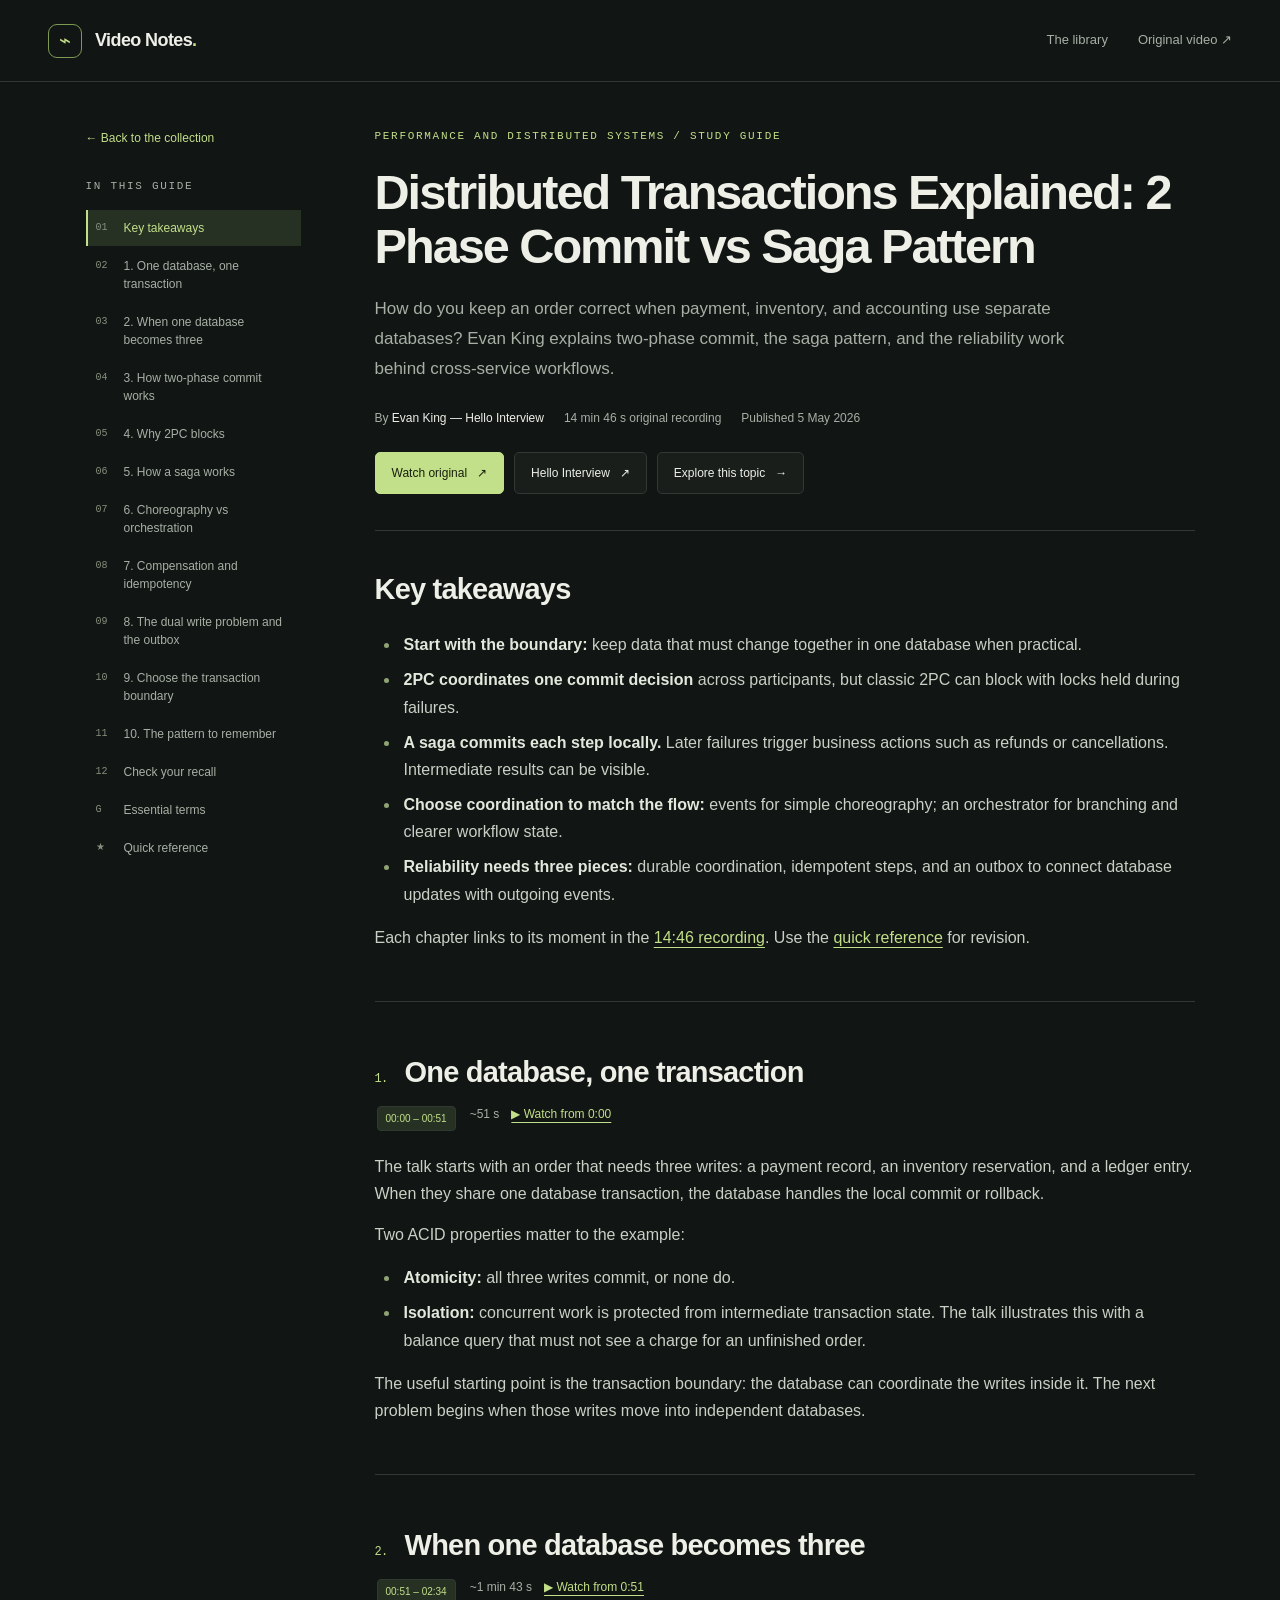
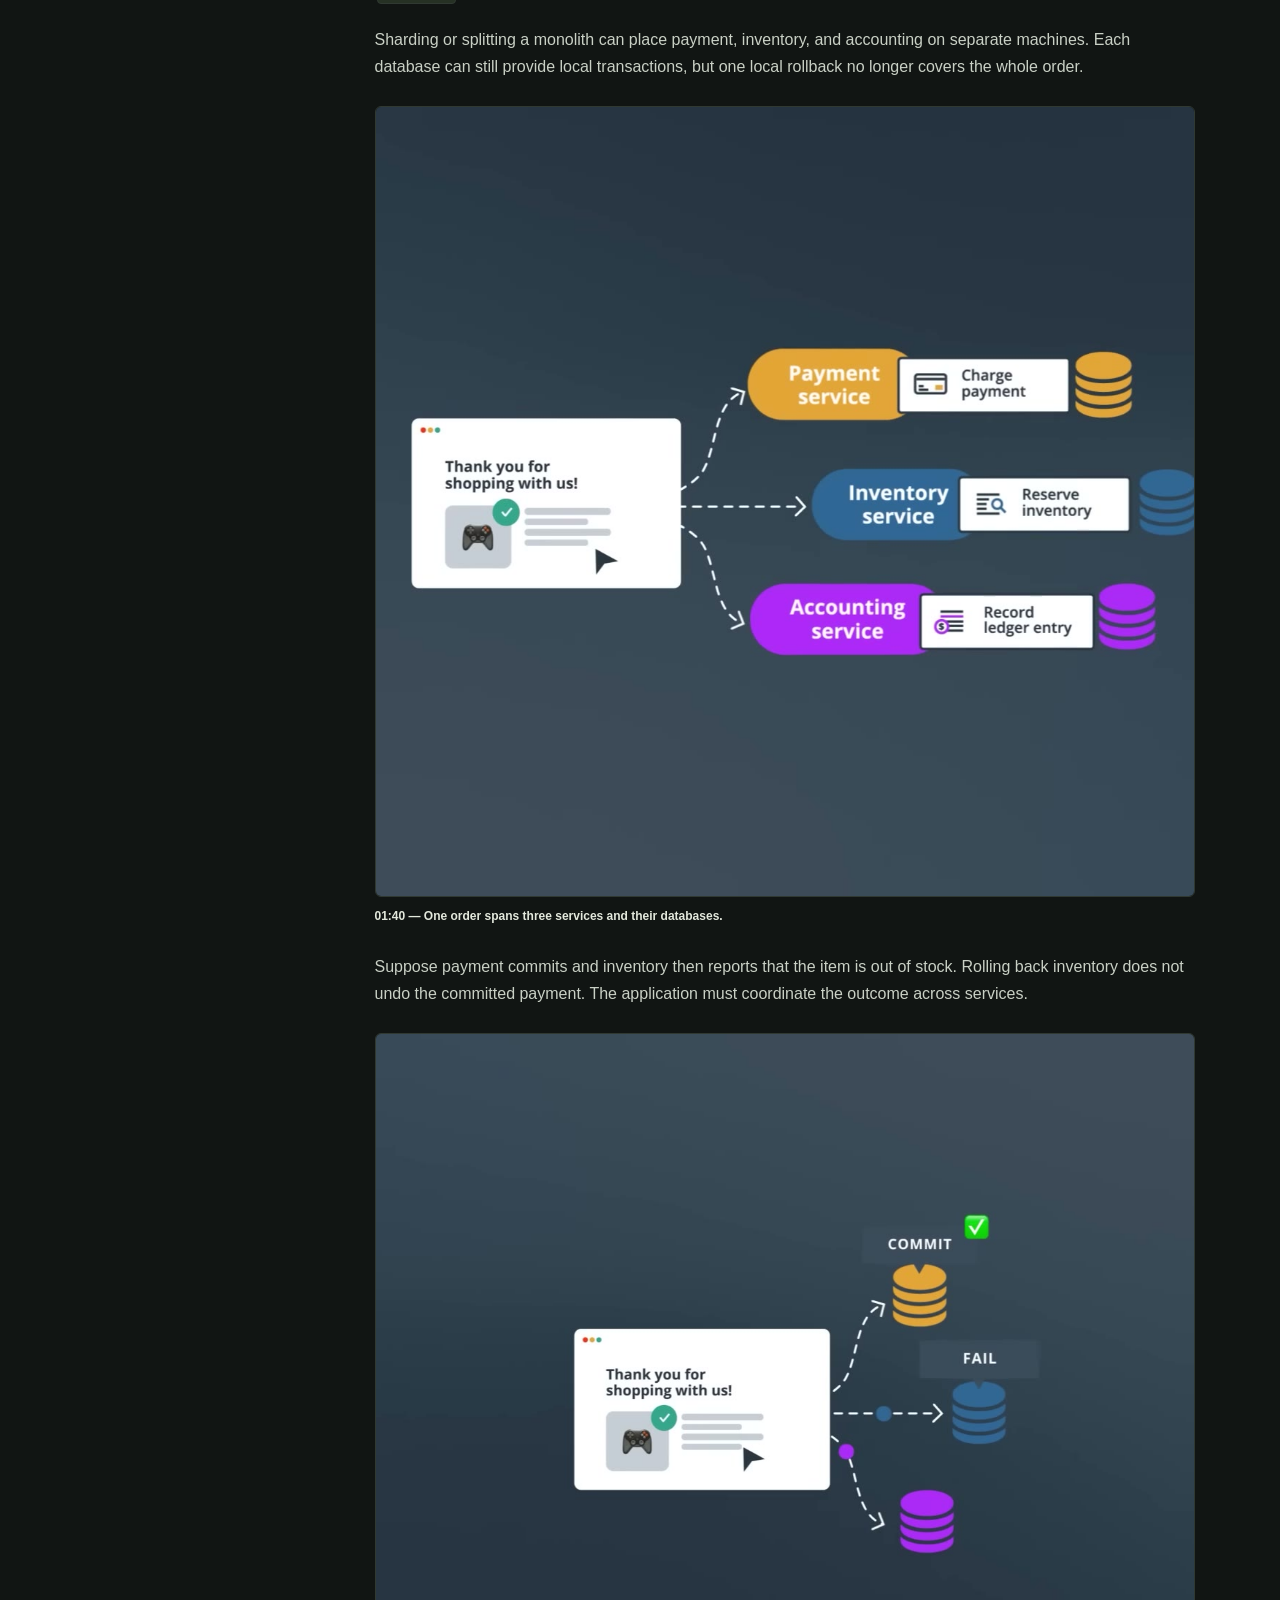
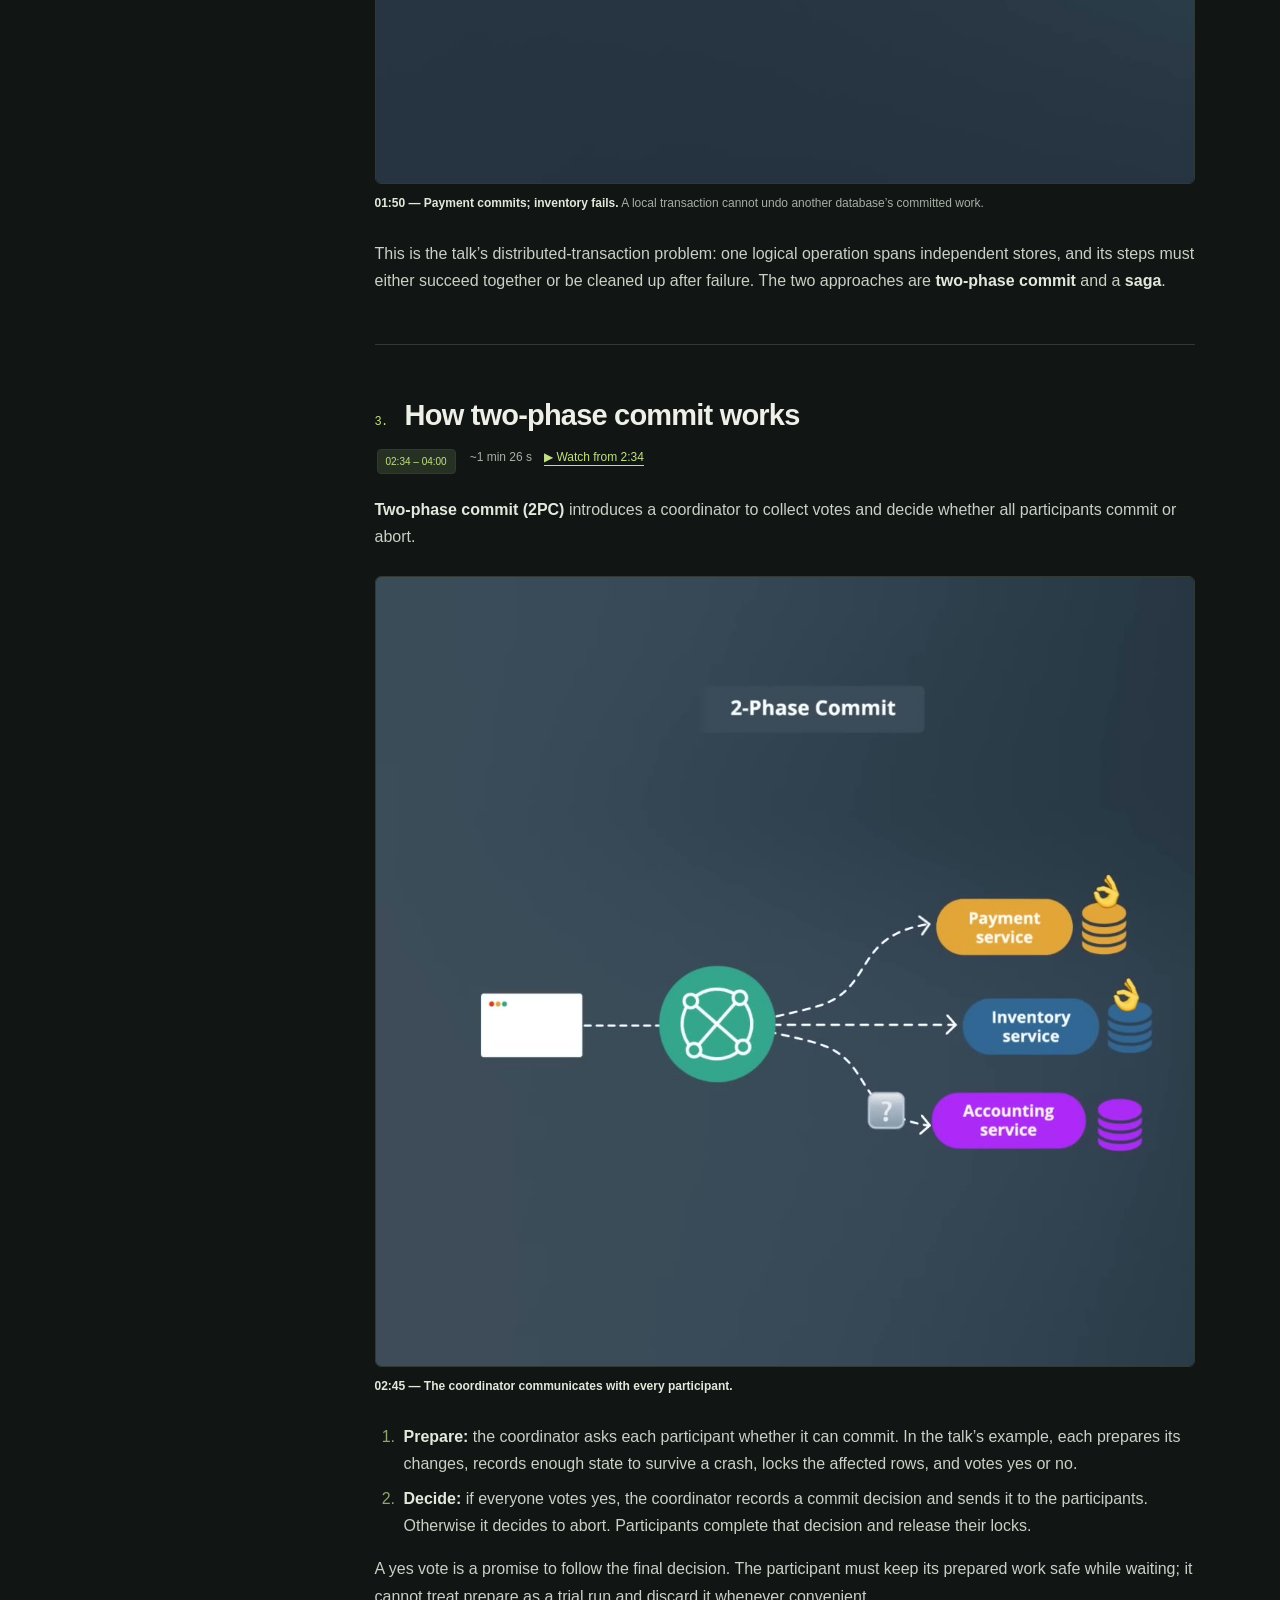
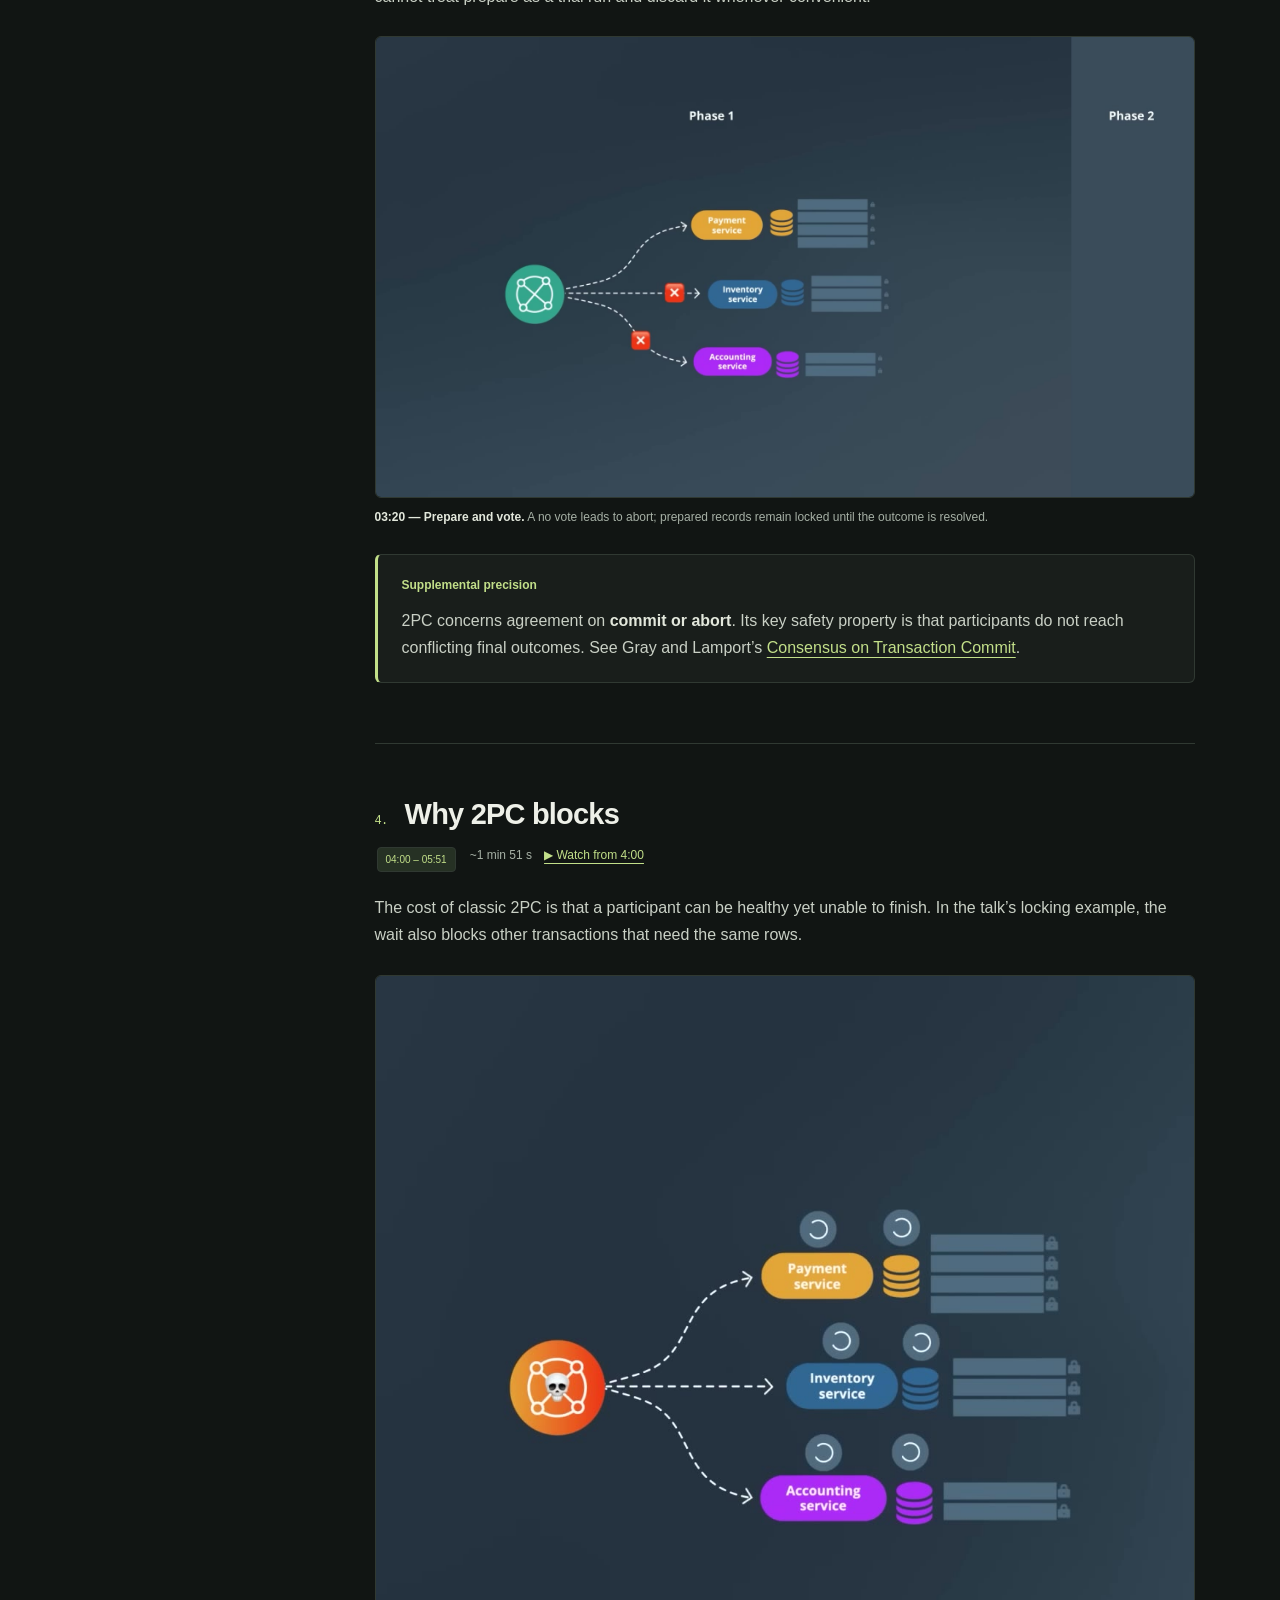
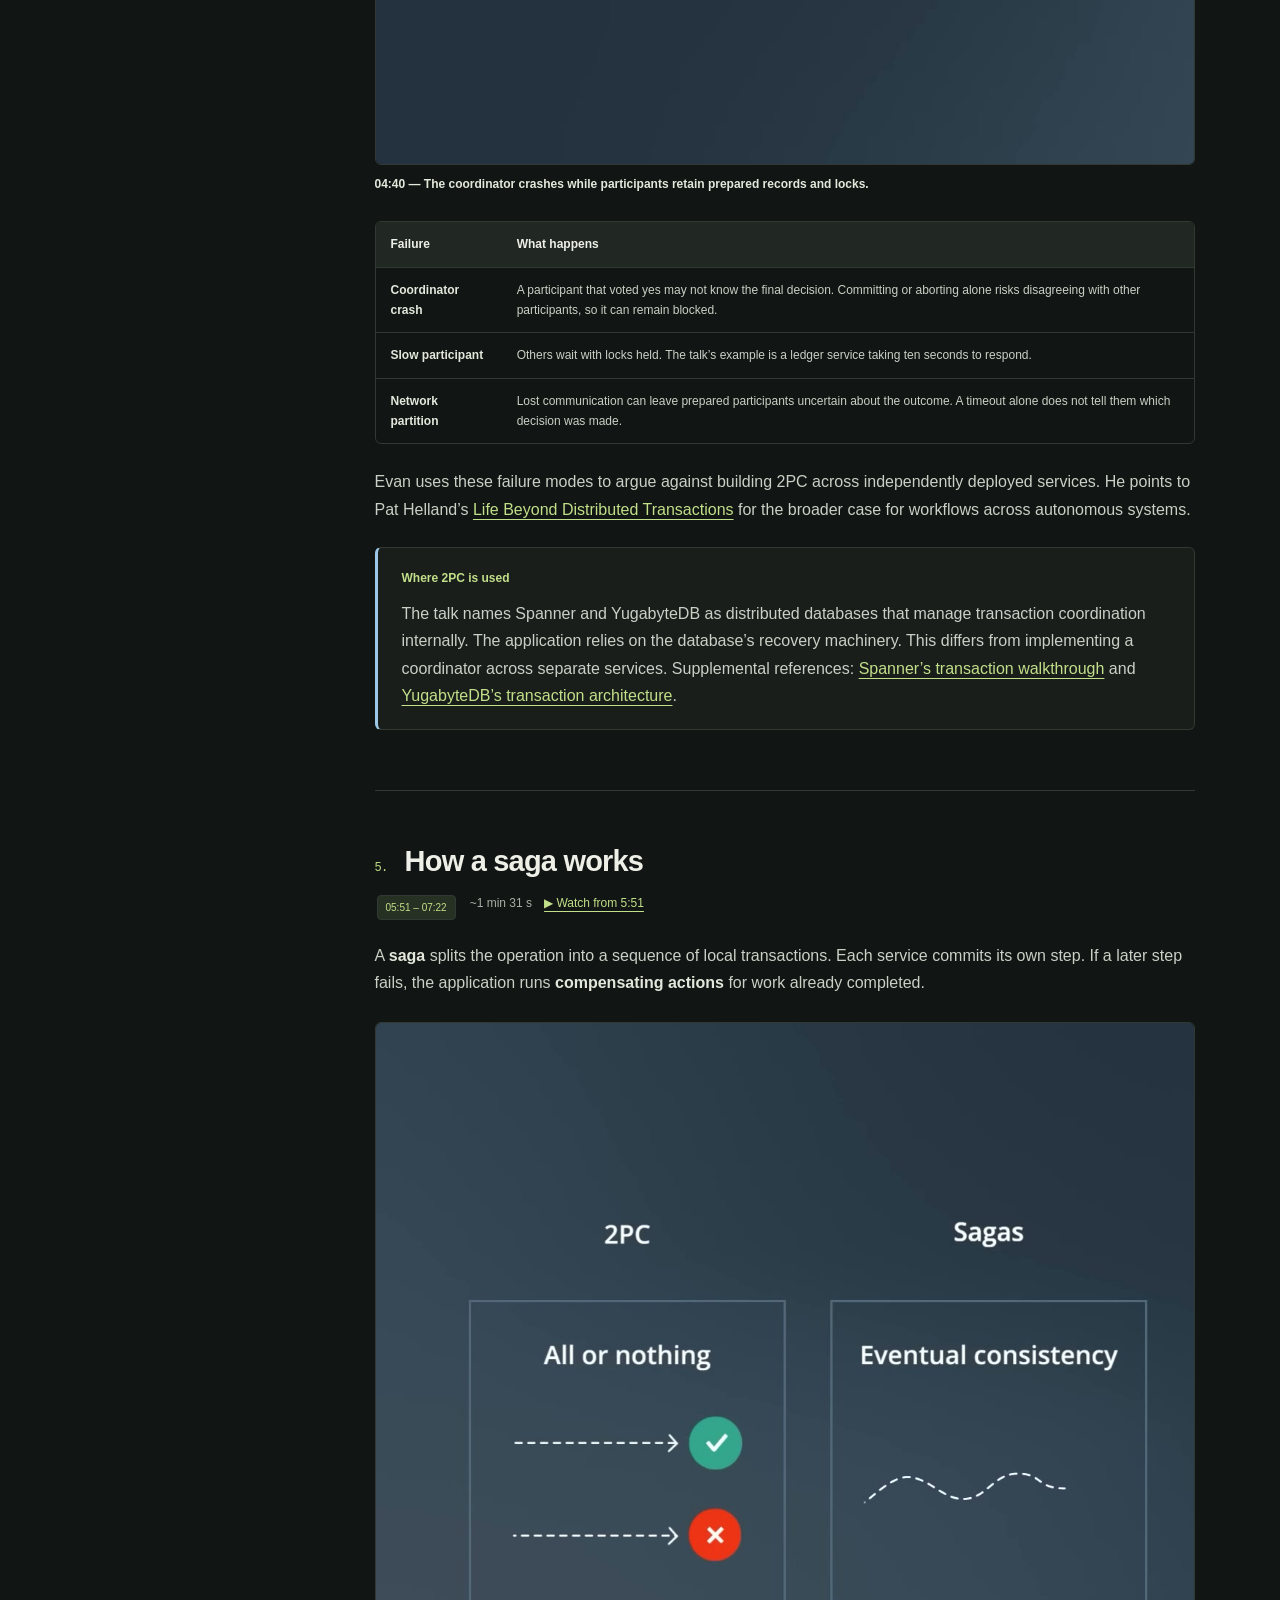
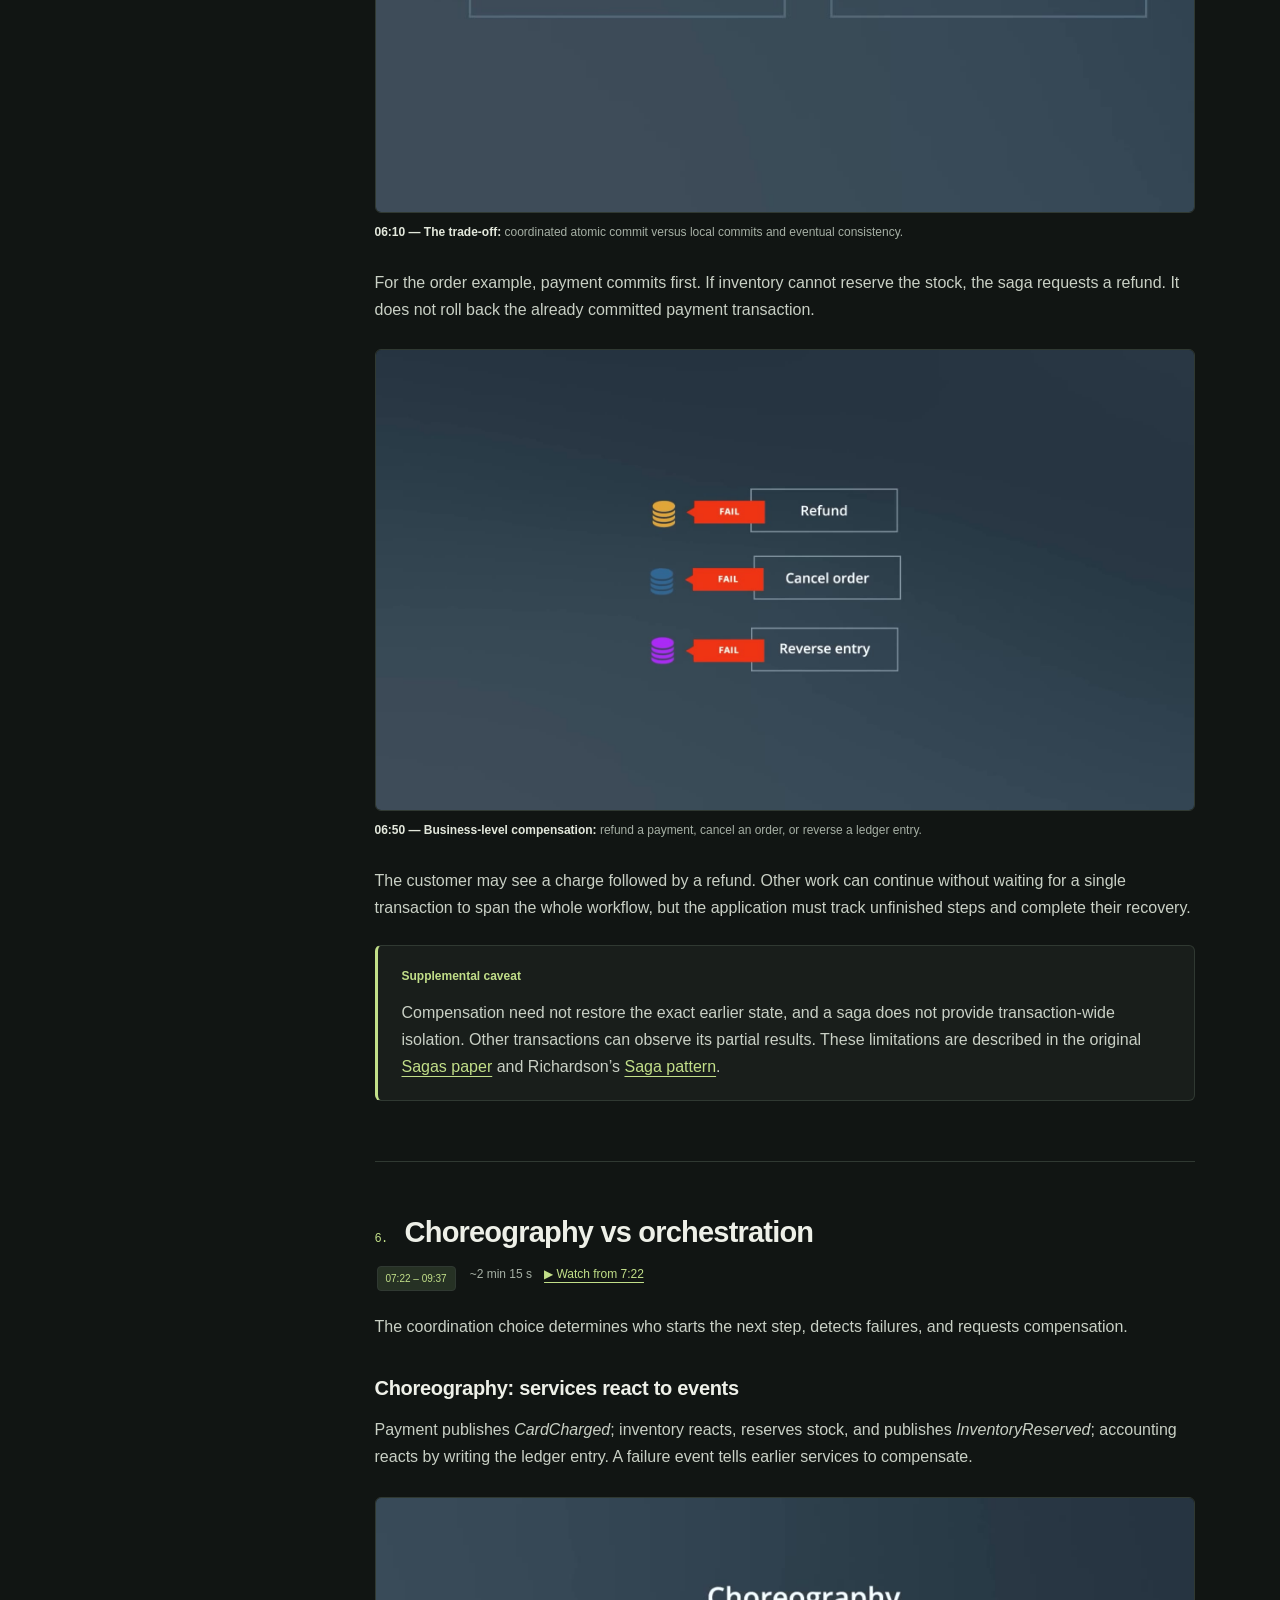
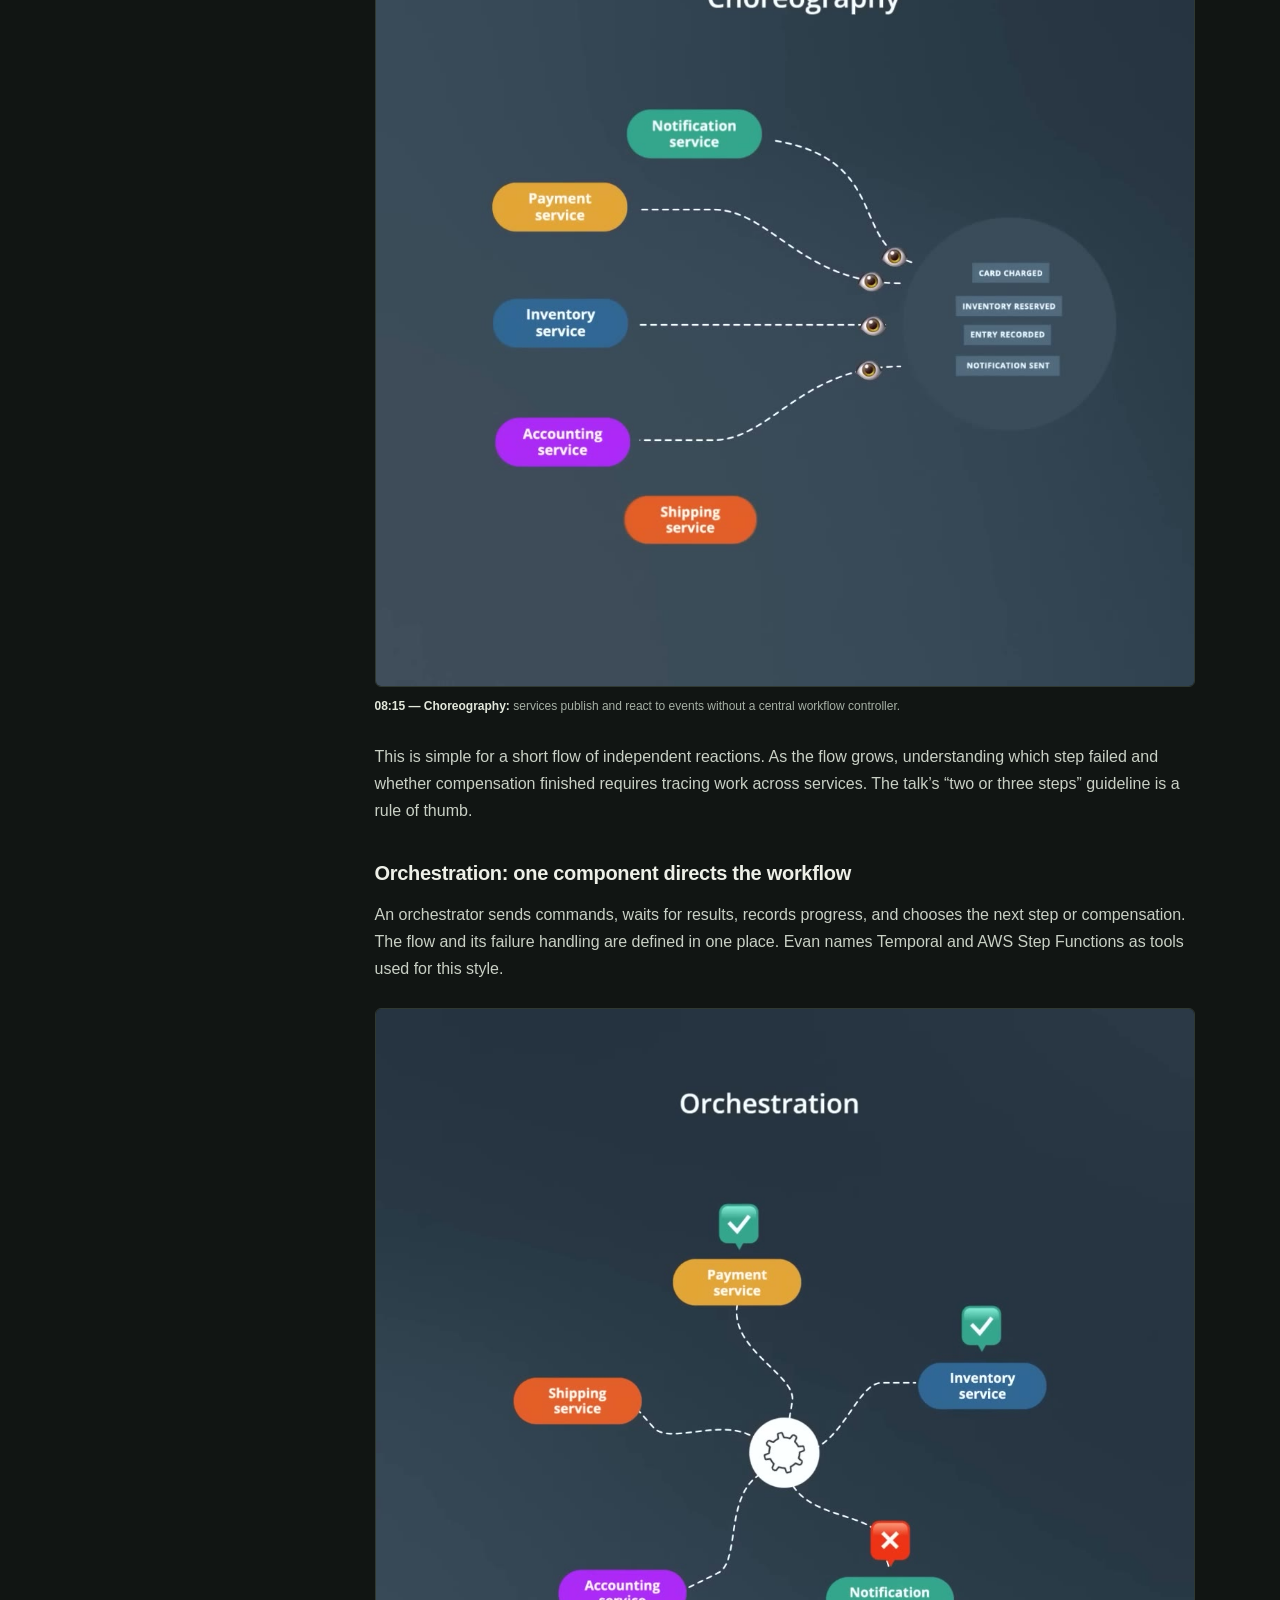
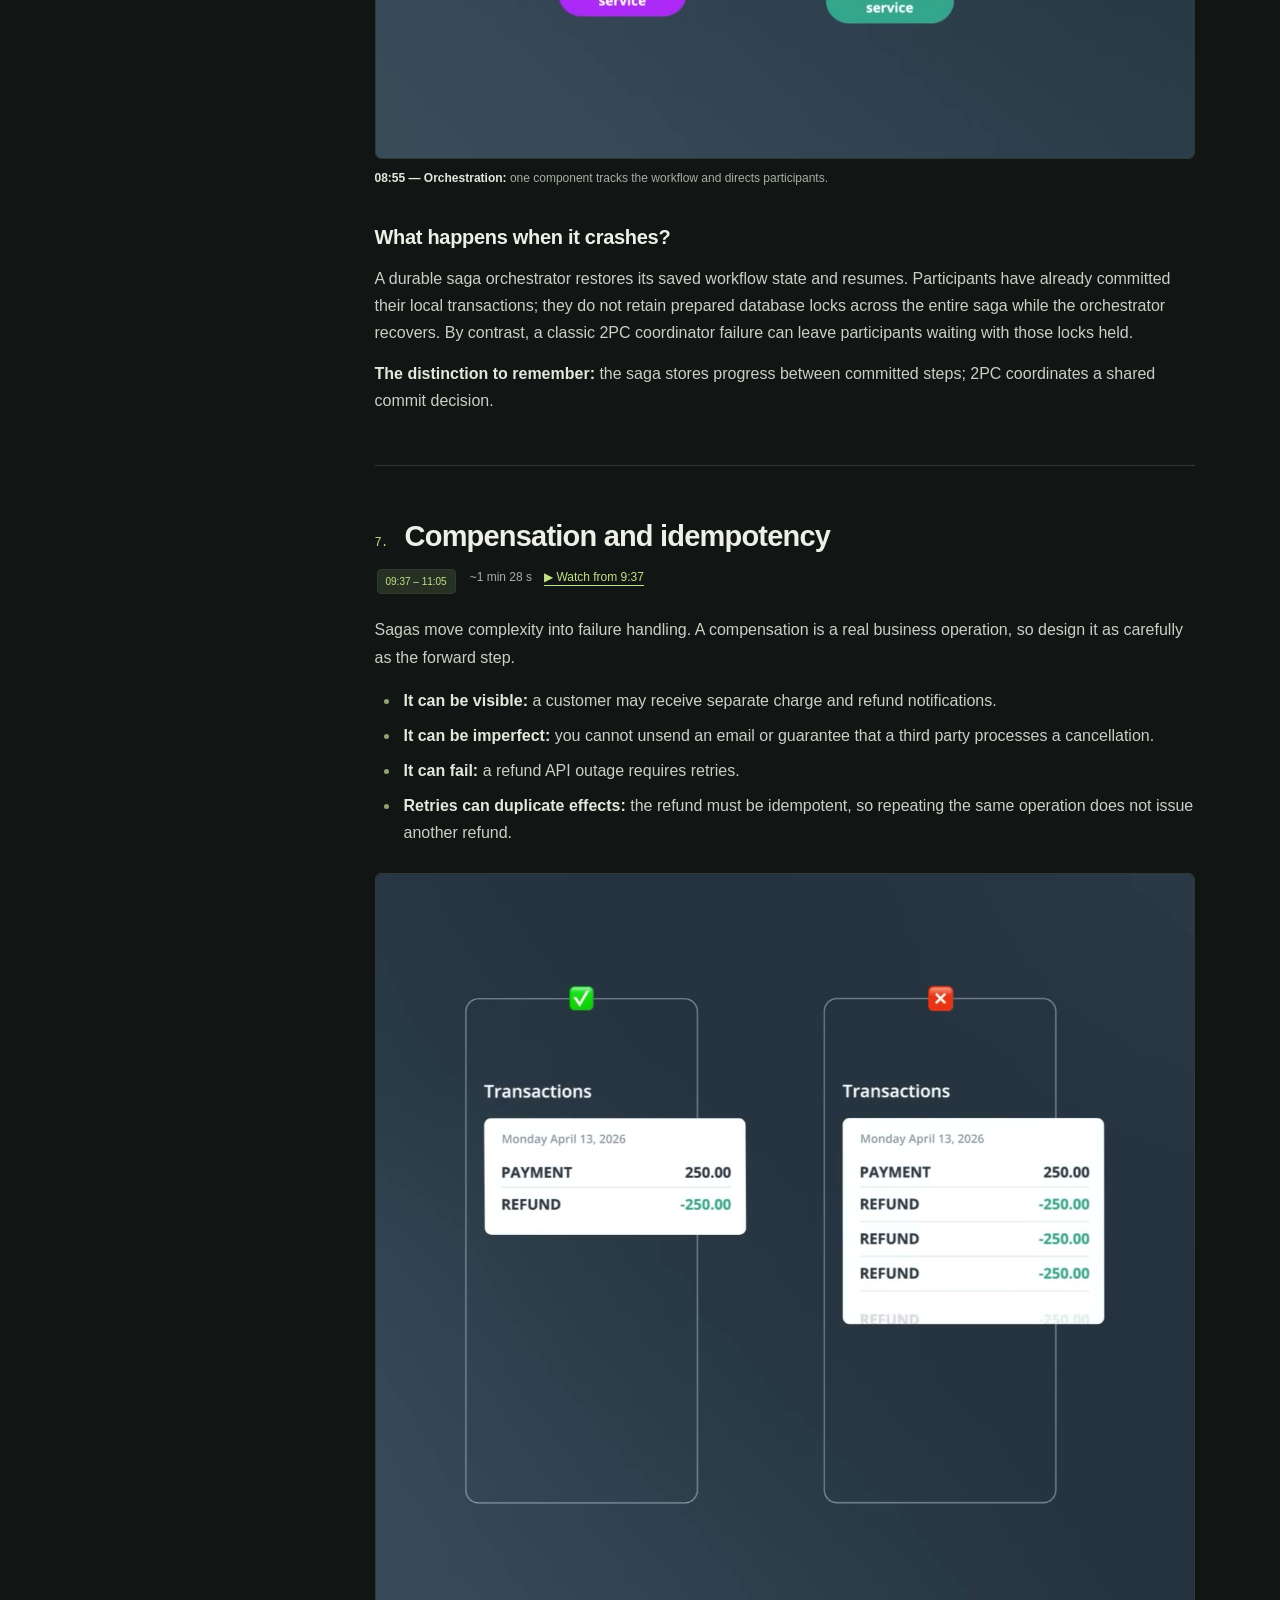
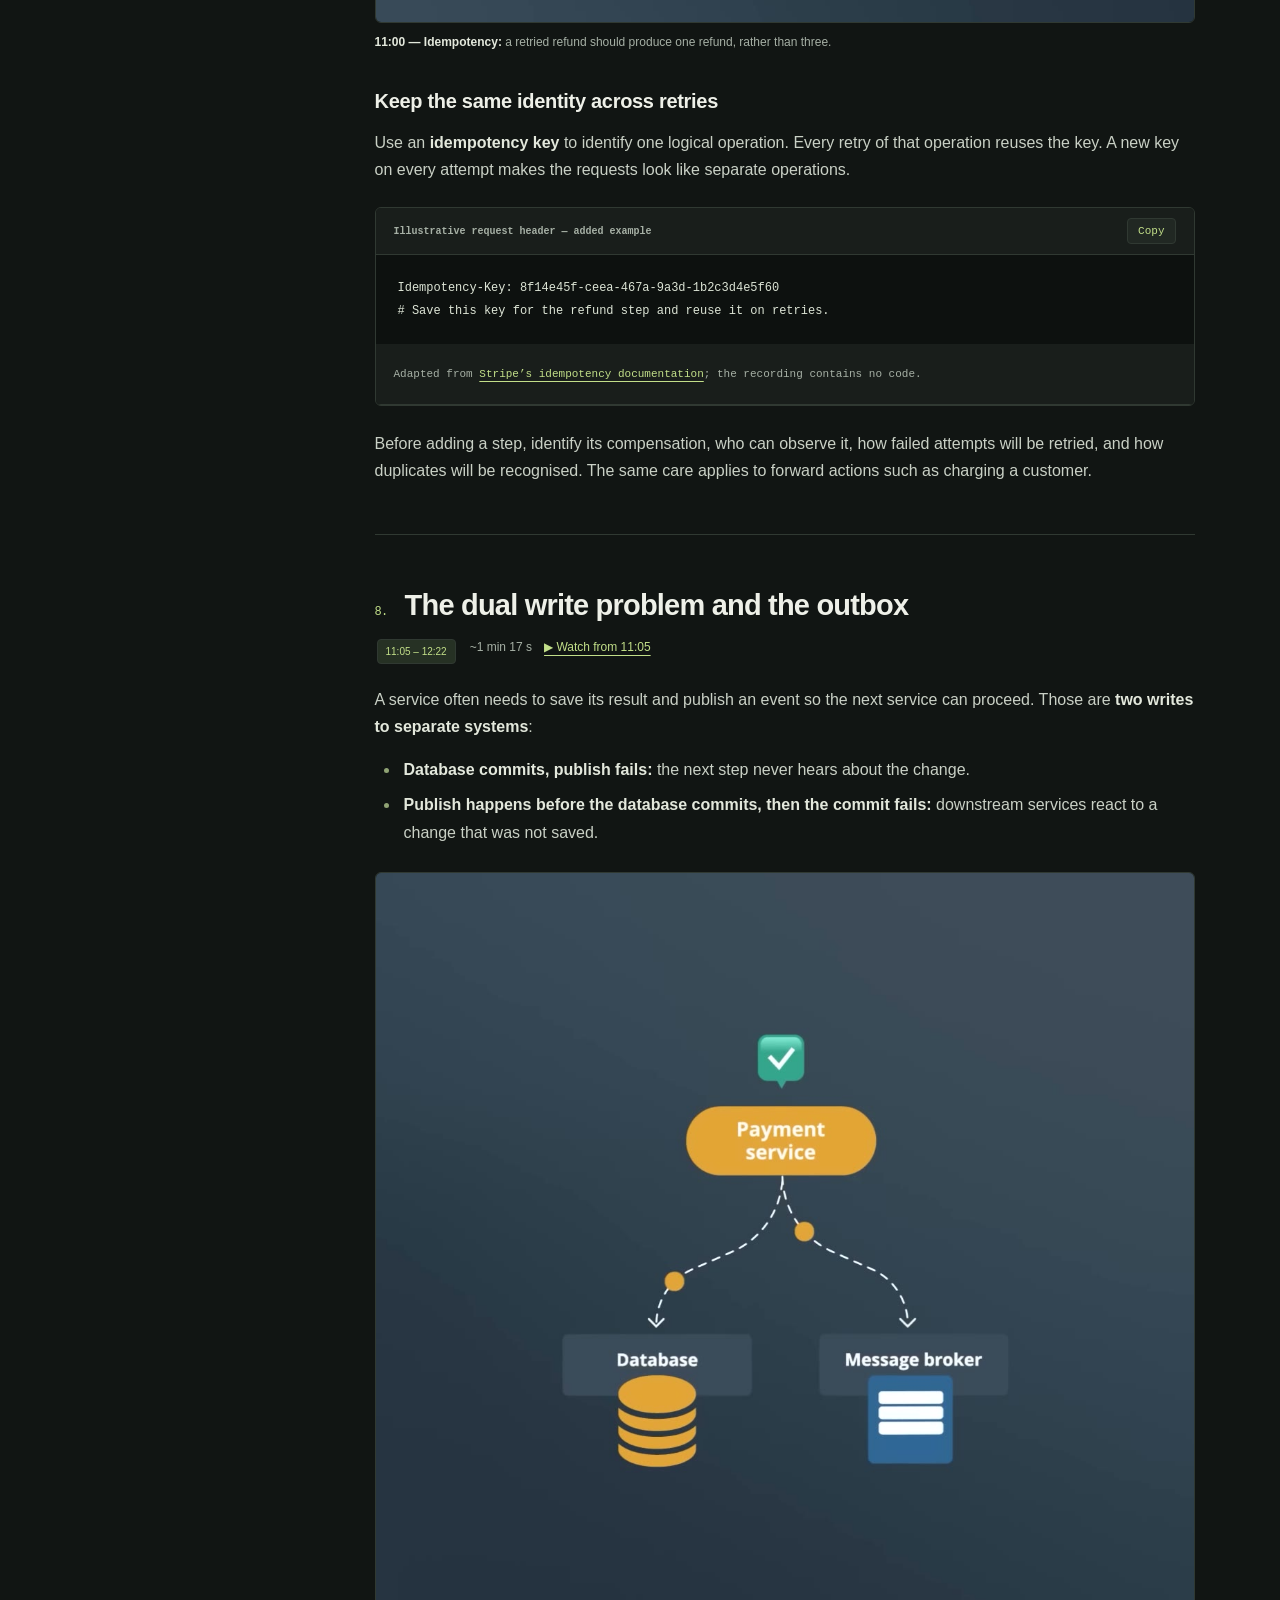
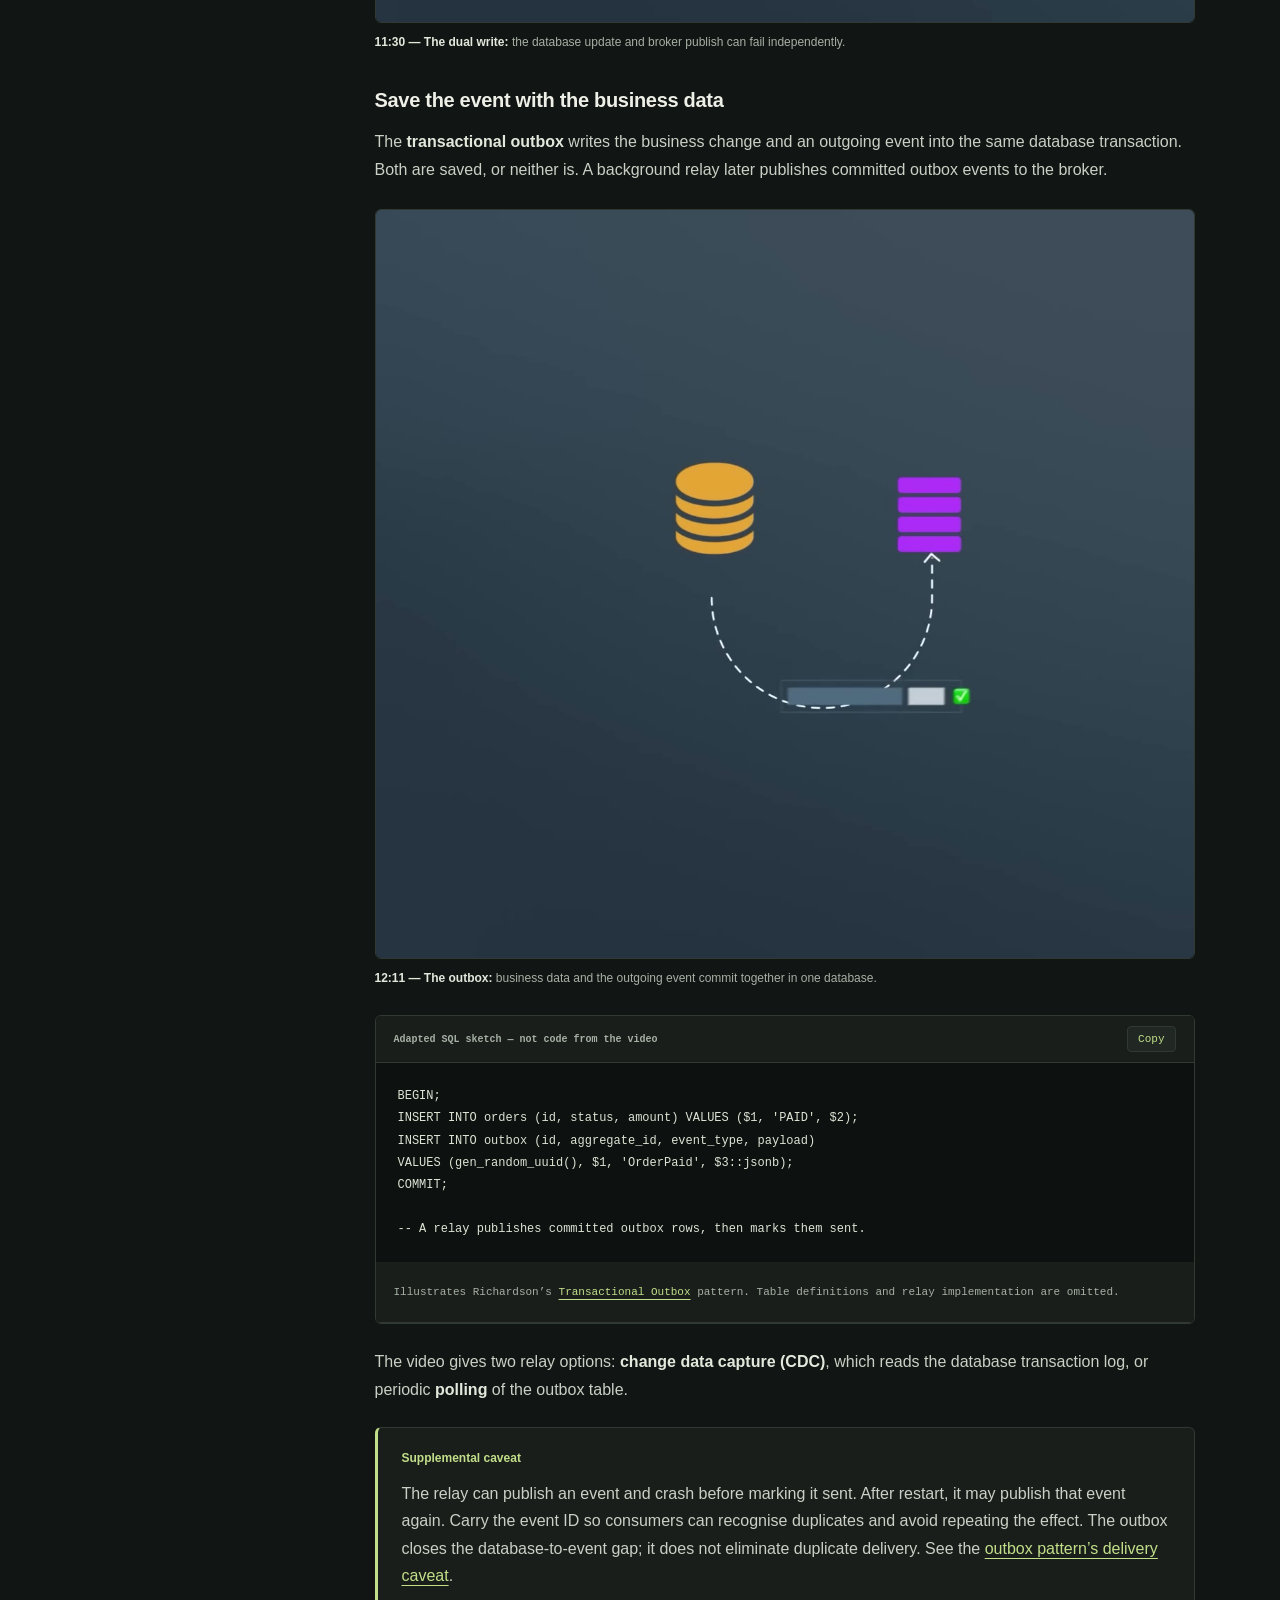
<file: Distributed_Transactions_Explained_2_Phase_Commit_vs_Saga_Pattern/index.html>
<!doctype html>
<html lang="en">
<head>
<meta charset="utf-8"><meta name="viewport" content="width=device-width, initial-scale=1">
<meta name="description" content="A concise study guide to two-phase commit, sagas, compensation, idempotency, and the transactional outbox, based on Evan King’s Hello Interview talk."><meta name="theme-color" content="#111513">
<title>Distributed Transactions Explained: 2 Phase Commit vs Saga Pattern — Video Notes</title>
<link rel="icon" href="../assets/favicon.svg" type="image/svg+xml"><link rel="stylesheet" href="../assets/site.css">
<script src="../assets/site.js" defer></script>
</head>
<body class="guide-page" id="top">
<a class="skip-link" href="#study-guide">Skip to the study guide</a><div class="reading-progress" aria-hidden="true"></div>
<header class="site-bar"><div class="site-bar-inner">
<a class="site-brand" href="../index.html" aria-label="Video Notes home"><span class="brand-mark" aria-hidden="true">⌁</span><span>Video Notes<span class="brand-dot">.</span></span></a>
<nav class="site-nav" aria-label="Site navigation"><a href="../index.html#library">The library</a><a href="https://www.youtube.com/watch?v=DOFflggE_0Q">Original video ↗</a></nav>
</div></header>
<div class="guide-layout">
<aside class="guide-sidebar"><a class="back-library" href="../index.html#performance-and-distributed-systems">← Back to the collection</a><span class="section-label">In this guide</span>
<nav class="guide-toc" aria-label="Chapters"><a href="#heading-01"><span>01</span><span>Key takeaways</span></a><a href="#heading-02"><span>02</span><span>1. One database, one transaction</span></a><a href="#heading-03"><span>03</span><span>2. When one database becomes three</span></a><a href="#heading-04"><span>04</span><span>3. How two-phase commit works</span></a><a href="#heading-05"><span>05</span><span>4. Why 2PC blocks</span></a><a href="#heading-06"><span>06</span><span>5. How a saga works</span></a><a href="#heading-07"><span>07</span><span>6. Choreography vs orchestration</span></a><a href="#heading-08"><span>08</span><span>7. Compensation and idempotency</span></a><a href="#heading-09"><span>09</span><span>8. The dual write problem and the outbox</span></a><a href="#heading-10"><span>10</span><span>9. Choose the transaction boundary</span></a><a href="#heading-11"><span>11</span><span>10. The pattern to remember</span></a><a href="#heading-12"><span>12</span><span>Check your recall</span></a><a href="#heading-13"><span>G</span><span>Essential terms</span></a><a href="#heading-14"><span>★</span><span>Quick reference</span></a><a href="#heading-15"><span>S</span><span>Sources and notes</span></a></nav><p class="sidebar-note">Key concepts, diagrams,<br>and a quick reference.</p></aside>
<main class="guide-main" id="study-guide">
<header class="guide-hero"><span class="eyebrow">Performance and distributed systems / Study guide</span>
<h1>Distributed Transactions Explained: 2 Phase Commit vs Saga Pattern</h1><p class="guide-description">How do you keep an order correct when payment, inventory, and accounting use separate databases? Evan King explains two-phase commit, the saga pattern, and the reliability work behind cross-service workflows.</p>
<div class="guide-meta"><span>By <strong>Evan King — Hello Interview</strong></span><span>14 min 46 s original recording</span><span>Published 5 May 2026</span></div>
<div class="guide-actions"><a class="button primary" href="https://www.youtube.com/watch?v=DOFflggE_0Q">Watch original <span aria-hidden="true">↗</span></a><a class="button" href="https://www.hellointerview.com/youtube/distributed-transactions">Hello Interview <span aria-hidden="true">↗</span></a><a class="button" href="../index.html#performance-and-distributed-systems">Explore this topic <span aria-hidden="true">→</span></a></div>
</header>
<details class="mobile-contents"><summary>Contents · 15 sections</summary><nav class="guide-toc" aria-label="Chapters on mobile"><a href="#heading-01"><span>01</span><span>Key takeaways</span></a><a href="#heading-02"><span>02</span><span>1. One database, one transaction</span></a><a href="#heading-03"><span>03</span><span>2. When one database becomes three</span></a><a href="#heading-04"><span>04</span><span>3. How two-phase commit works</span></a><a href="#heading-05"><span>05</span><span>4. Why 2PC blocks</span></a><a href="#heading-06"><span>06</span><span>5. How a saga works</span></a><a href="#heading-07"><span>07</span><span>6. Choreography vs orchestration</span></a><a href="#heading-08"><span>08</span><span>7. Compensation and idempotency</span></a><a href="#heading-09"><span>09</span><span>8. The dual write problem and the outbox</span></a><a href="#heading-10"><span>10</span><span>9. Choose the transaction boundary</span></a><a href="#heading-11"><span>11</span><span>10. The pattern to remember</span></a><a href="#heading-12"><span>12</span><span>Check your recall</span></a><a href="#heading-13"><span>G</span><span>Essential terms</span></a><a href="#heading-14"><span>★</span><span>Quick reference</span></a><a href="#heading-15"><span>S</span><span>Sources and notes</span></a></nav></details>
<div class="guide-content">

<section id="tldr">
<h2 id="heading-01">Key takeaways</h2>
<ul>
<li><strong>Start with the boundary:</strong> keep data that must change together in one database when practical.</li>
<li><strong>2PC coordinates one commit decision</strong> across participants, but classic 2PC can block with locks held during failures.</li>
<li><strong>A saga commits each step locally.</strong> Later failures trigger business actions such as refunds or cancellations. Intermediate results can be visible.</li>
<li><strong>Choose coordination to match the flow:</strong> events for simple choreography; an orchestrator for branching and clearer workflow state.</li>
<li><strong>Reliability needs three pieces:</strong> durable coordination, idempotent steps, and an outbox to connect database updates with outgoing events.</li>
</ul>
<p>Each chapter links to its moment in the <a href="https://www.youtube.com/watch?v=DOFflggE_0Q">14:46 recording</a>. Use the <a href="#cheat-sheet">quick reference</a> for revision.</p>
</section>
<article id="ch1" class="chapter">
      <div class="chapter-head">
        <h2 id="heading-02"><span class="chap-num">1.</span> One database, one transaction</h2>
        <div class="meta">
          <span class="badge">00:00 – 00:51</span>
          <span>~51 s</span>
          <a class="watch-link" href="https://www.youtube.com/watch?v=DOFflggE_0Q&amp;t=0s" target="_blank" rel="noopener">▶ Watch from 0:00</a>
        </div>
      </div>
<p>The talk starts with an order that needs three writes: a payment record, an inventory reservation, and a ledger entry. When they share one database transaction, the database handles the local commit or rollback.</p>
<p>Two ACID properties matter to the example:</p>
<ul><li><strong>Atomicity:</strong> all three writes commit, or none do.</li><li><strong>Isolation:</strong> concurrent work is protected from intermediate transaction state. The talk illustrates this with a balance query that must not see a charge for an unfinished order.</li></ul>
<p>The useful starting point is the transaction boundary: the database can coordinate the writes inside it. The next problem begins when those writes move into independent databases.</p>
    </article>
<article id="ch2" class="chapter">
      <div class="chapter-head">
        <h2 id="heading-03"><span class="chap-num">2.</span> When one database becomes three</h2>
        <div class="meta">
          <span class="badge">00:51 – 02:34</span>
          <span>~1 min 43 s</span>
          <a class="watch-link" href="https://www.youtube.com/watch?v=DOFflggE_0Q&amp;t=51s" target="_blank" rel="noopener">▶ Watch from 0:51</a>
        </div>
      </div>
<p>Sharding or splitting a monolith can place payment, inventory, and accounting on separate machines. Each database can still provide local transactions, but one local rollback no longer covers the whole order.</p>
<figure>
        <img src="assets/screenshots/03-three-services-one-order.jpg" alt="An order-confirmation card on the left with three dashed arrows to Payment service (Charge payment, orange database), Inventory service (Reserve inventory, blue database) and Accounting service (Record ledger entry, purple database)." loading="lazy" />
        <figcaption><strong>01:40 — One order spans three services and their databases.</strong></figcaption>
      </figure>
<p>Suppose payment commits and inventory then reports that the item is out of stock. Rolling back inventory does not undo the committed payment. The application must coordinate the outcome across services.</p>
<figure>
        <img src="assets/screenshots/04-partial-failure-commit-fail.jpg" alt="The order-confirmation card fanning out to three databases: the orange payment database is labelled COMMIT with a green tick, the blue inventory database is labelled FAIL, and the purple accounting database has no label." loading="lazy" />
        <figcaption><strong>01:50 — Payment commits; inventory fails.</strong> A local transaction cannot undo another database’s committed work.</figcaption>
      </figure>
<p>This is the talk’s distributed-transaction problem: one logical operation spans independent stores, and its steps must either succeed together or be cleaned up after failure. The two approaches are <strong>two-phase commit</strong> and a <strong>saga</strong>.</p>
    </article>
<article id="ch3" class="chapter">
      <div class="chapter-head">
        <h2 id="heading-04"><span class="chap-num">3.</span> How two-phase commit works</h2>
        <div class="meta">
          <span class="badge">02:34 – 04:00</span>
          <span>~1 min 26 s</span>
          <a class="watch-link" href="https://www.youtube.com/watch?v=DOFflggE_0Q&amp;t=154s" target="_blank" rel="noopener">▶ Watch from 2:34</a>
        </div>
      </div>
<p><strong>Two-phase commit (2PC)</strong> introduces a coordinator to collect votes and decide whether all participants commit or abort.</p>
<figure>
        <img src="assets/screenshots/06-two-phase-commit-map.jpg" alt="Slide titled 2-Phase Commit: a client on the left connected to a teal coordinator circle, which fans out with dashed arrows to Payment service, Inventory service and Accounting service, each beside its own database cylinder. The accounting connection shows a question mark." loading="lazy" />
        <figcaption><strong>02:45 — The coordinator communicates with every participant.</strong></figcaption>
      </figure>
<ol>
<li><strong>Prepare:</strong> the coordinator asks each participant whether it can commit. In the talk’s example, each prepares its changes, records enough state to survive a crash, locks the affected rows, and votes yes or no.</li>
<li><strong>Decide:</strong> if everyone votes yes, the coordinator records a commit decision and sends it to the participants. Otherwise it decides to abort. Participants complete that decision and release their locks.</li>
</ol>
<p>A yes vote is a promise to follow the final decision. The participant must keep its prepared work safe while waiting; it cannot treat prepare as a trial run and discard it whenever convenient.</p>
<figure>
        <img src="assets/screenshots/07-phase1-vote-phase2-commit.jpg" alt="Slide split into Phase 1 and Phase 2. In Phase 1 a teal coordinator fans out to Payment service (green check), Inventory service (red X) and Accounting service (red X), each with stacked prepared-record bars and small padlock icons." loading="lazy" />
        <figcaption><strong>03:20 — Prepare and vote.</strong> A no vote leads to abort; prepared records remain locked until the outcome is resolved.</figcaption>
      </figure>
<div class="callout" data-label="Supplemental precision"><p>2PC concerns agreement on <strong>commit or abort</strong>. Its key safety property is that participants do not reach conflicting final outcomes. See Gray and Lamport’s <a href="https://www.microsoft.com/en-us/research/wp-content/uploads/2016/02/tr-2003-96.pdf">Consensus on Transaction Commit</a>.</p></div>
    </article>
<article id="ch4" class="chapter">
      <div class="chapter-head">
        <h2 id="heading-05"><span class="chap-num">4.</span> Why 2PC blocks</h2>
        <div class="meta">
          <span class="badge">04:00 – 05:51</span>
          <span>~1 min 51 s</span>
          <a class="watch-link" href="https://www.youtube.com/watch?v=DOFflggE_0Q&amp;t=240s" target="_blank" rel="noopener">▶ Watch from 4:00</a>
        </div>
      </div>
<p>The cost of classic 2PC is that a participant can be healthy yet unable to finish. In the talk’s locking example, the wait also blocks other transactions that need the same rows.</p>
<figure>
        <img src="assets/screenshots/08-coordinator-crash.jpg" alt="The coordinator circle is now orange with a skull inside it, while Payment service, Inventory service and Accounting service each show a spinner, a database and a stack of locked prepared records." loading="lazy" />
        <figcaption><strong>04:40 — The coordinator crashes while participants retain prepared records and locks.</strong></figcaption>
      </figure>
<div class="table-scroll"><table>
<thead><tr><th>Failure</th><th>What happens</th></tr></thead><tbody>
<tr><td><strong>Coordinator crash</strong></td><td>A participant that voted yes may not know the final decision. Committing or aborting alone risks disagreeing with other participants, so it can remain blocked.</td></tr>
<tr><td><strong>Slow participant</strong></td><td>Others wait with locks held. The talk’s example is a ledger service taking ten seconds to respond.</td></tr>
<tr><td><strong>Network partition</strong></td><td>Lost communication can leave prepared participants uncertain about the outcome. A timeout alone does not tell them which decision was made.</td></tr>
</tbody></table></div>
<p>Evan uses these failure modes to argue against building 2PC across independently deployed services. He points to Pat Helland’s <a href="https://queue.acm.org/detail.cfm?id=3025012">Life Beyond Distributed Transactions</a> for the broader case for workflows across autonomous systems.</p>
<div class="callout info" data-label="Where 2PC is used"><p>The talk names Spanner and YugabyteDB as distributed databases that manage transaction coordination internally. The application relies on the database’s recovery machinery. This differs from implementing a coordinator across separate services. Supplemental references: <a href="https://docs.cloud.google.com/spanner/docs/whitepapers/life-of-reads-and-writes">Spanner’s transaction walkthrough</a> and <a href="https://docs.yugabyte.com/stable/architecture/transactions/distributed-txns/">YugabyteDB’s transaction architecture</a>.</p></div>
    </article>
<article id="ch5" class="chapter">
      <div class="chapter-head">
        <h2 id="heading-06"><span class="chap-num">5.</span> How a saga works</h2>
        <div class="meta">
          <span class="badge">05:51 – 07:22</span>
          <span>~1 min 31 s</span>
          <a class="watch-link" href="https://www.youtube.com/watch?v=DOFflggE_0Q&amp;t=351s" target="_blank" rel="noopener">▶ Watch from 5:51</a>
        </div>
      </div>
<p>A <strong>saga</strong> splits the operation into a sequence of local transactions. Each service commits its own step. If a later step fails, the application runs <strong>compensating actions</strong> for work already completed.</p>
<figure>
        <img src="assets/screenshots/11-2pc-vs-saga-guarantee.jpg" alt="Two panels side by side: 2PC labelled 'All or nothing' with a dashed arrow to a green tick and a dashed arrow to a red cross, and Sagas labelled 'Eventual consistency' with a wavy dotted line." loading="lazy" />
        <figcaption><strong>06:10 — The trade-off:</strong> coordinated atomic commit versus local commits and eventual consistency.</figcaption>
      </figure>
<p>For the order example, payment commits first. If inventory cannot reserve the stock, the saga requests a refund. It does not roll back the already committed payment transaction.</p>
<figure>
        <img src="assets/screenshots/12-compensating-actions.jpg" alt="Three rows: an orange database with a red FAIL label pointing to a box reading Refund; a blue database with a red FAIL label pointing to a box reading Cancel order; a purple database with a red FAIL label pointing to a box reading Reverse entry." loading="lazy" />
        <figcaption><strong>06:50 — Business-level compensation:</strong> refund a payment, cancel an order, or reverse a ledger entry.</figcaption>
      </figure>
<p>The customer may see a charge followed by a refund. Other work can continue without waiting for a single transaction to span the whole workflow, but the application must track unfinished steps and complete their recovery.</p>
<div class="callout" data-label="Supplemental caveat"><p>Compensation need not restore the exact earlier state, and a saga does not provide transaction-wide isolation. Other transactions can observe its partial results. These limitations are described in the original <a href="https://www.cs.princeton.edu/techreports/1987/070.pdf">Sagas paper</a> and Richardson’s <a href="https://microservices.io/patterns/data/saga.html">Saga pattern</a>.</p></div>
    </article>
<article id="ch6" class="chapter">
      <div class="chapter-head">
        <h2 id="heading-07"><span class="chap-num">6.</span> Choreography vs orchestration</h2>
        <div class="meta">
          <span class="badge">07:22 – 09:37</span>
          <span>~2 min 15 s</span>
          <a class="watch-link" href="https://www.youtube.com/watch?v=DOFflggE_0Q&amp;t=442s" target="_blank" rel="noopener">▶ Watch from 7:22</a>
        </div>
      </div>
<p>The coordination choice determines who starts the next step, detects failures, and requests compensation.</p>
<h3>Choreography: services react to events</h3>
<p>Payment publishes <em>CardCharged</em>; inventory reacts, reserves stock, and publishes <em>InventoryReserved</em>; accounting reacts by writing the ledger entry. A failure event tells earlier services to compensate.</p>
<figure>
        <img src="assets/screenshots/13-choreography-events.jpg" alt="Slide titled Choreography: Notification service, Payment service, Inventory service, Accounting service and Shipping service each connected by dashed lines to a central bus labelled with the events CARD CHARGED, INVENTORY RESERVED, ENTRY RECORDED and NOTIFICATION SENT." loading="lazy" />
        <figcaption><strong>08:15 — Choreography:</strong> services publish and react to events without a central workflow controller.</figcaption>
      </figure>
<p>This is simple for a short flow of independent reactions. As the flow grows, understanding which step failed and whether compensation finished requires tracing work across services. The talk’s “two or three steps” guideline is a rule of thumb.</p>
<h3>Orchestration: one component directs the workflow</h3>
<p>An orchestrator sends commands, waits for results, records progress, and chooses the next step or compensation. The flow and its failure handling are defined in one place. Evan names Temporal and AWS Step Functions as tools used for this style.</p>
<figure>
        <img src="assets/screenshots/14-orchestration-hub.jpg" alt="Slide titled Orchestration: a white gear circle in the centre with dashed lines to Payment service (green check), Inventory service (green check), Shipping service, Accounting service, and Notification service (red X)." loading="lazy" />
        <figcaption><strong>08:55 — Orchestration:</strong> one component tracks the workflow and directs participants.</figcaption>
      </figure>
<h3>What happens when it crashes?</h3>
<p>A durable saga orchestrator restores its saved workflow state and resumes. Participants have already committed their local transactions; they do not retain prepared database locks across the entire saga while the orchestrator recovers. By contrast, a classic 2PC coordinator failure can leave participants waiting with those locks held.</p>
<p><strong>The distinction to remember:</strong> the saga stores progress between committed steps; 2PC coordinates a shared commit decision.</p>
    </article>
<article id="ch7" class="chapter">
      <div class="chapter-head">
        <h2 id="heading-08"><span class="chap-num">7.</span> Compensation and idempotency</h2>
        <div class="meta">
          <span class="badge">09:37 – 11:05</span>
          <span>~1 min 28 s</span>
          <a class="watch-link" href="https://www.youtube.com/watch?v=DOFflggE_0Q&amp;t=577s" target="_blank" rel="noopener">▶ Watch from 9:37</a>
        </div>
      </div>
<p>Sagas move complexity into failure handling. A compensation is a real business operation, so design it as carefully as the forward step.</p>
<ul>
<li><strong>It can be visible:</strong> a customer may receive separate charge and refund notifications.</li>
<li><strong>It can be imperfect:</strong> you cannot unsend an email or guarantee that a third party processes a cancellation.</li>
<li><strong>It can fail:</strong> a refund API outage requires retries.</li>
<li><strong>Retries can duplicate effects:</strong> the refund must be idempotent, so repeating the same operation does not issue another refund.</li>
</ul>
<figure>
        <img src="assets/screenshots/16-idempotent-refund.jpg" alt="Two panels side by side. The left, marked with a green check, shows a transaction list with PAYMENT 250.00 and one REFUND -250.00. The right, marked with a red cross, shows PAYMENT 250.00 followed by three REFUND lines of -250.00 each." loading="lazy" />
        <figcaption><strong>11:00 — Idempotency:</strong> a retried refund should produce one refund, rather than three.</figcaption>
      </figure>
<h3>Keep the same identity across retries</h3>
<p>Use an <strong>idempotency key</strong> to identify one logical operation. Every retry of that operation reuses the key. A new key on every attempt makes the requests look like separate operations.</p>
<div class="codeblock"><div class="code-head"><span class="label">Illustrative request header — added example</span></div>
<pre><code>Idempotency-Key: 8f14e45f-ceea-467a-9a3d-1b2c3d4e5f60
# Save this key for the refund step and reuse it on retries.</code></pre>
<div class="code-cap"><p>Adapted from <a href="https://docs.stripe.com/api/idempotent_requests">Stripe’s idempotency documentation</a>; the recording contains no code.</p></div></div>
<p>Before adding a step, identify its compensation, who can observe it, how failed attempts will be retried, and how duplicates will be recognised. The same care applies to forward actions such as charging a customer.</p>
    </article>
<article id="ch8" class="chapter">
      <div class="chapter-head">
        <h2 id="heading-09"><span class="chap-num">8.</span> The dual write problem and the outbox</h2>
        <div class="meta">
          <span class="badge">11:05 – 12:22</span>
          <span>~1 min 17 s</span>
          <a class="watch-link" href="https://www.youtube.com/watch?v=DOFflggE_0Q&amp;t=665s" target="_blank" rel="noopener">▶ Watch from 11:05</a>
        </div>
      </div>
<p>A service often needs to save its result and publish an event so the next service can proceed. Those are <strong>two writes to separate systems</strong>:</p>
<ul><li><strong>Database commits, publish fails:</strong> the next step never hears about the change.</li><li><strong>Publish happens before the database commits, then the commit fails:</strong> downstream services react to a change that was not saved.</li></ul>
<figure>
        <img src="assets/screenshots/17-dual-write.jpg" alt="Payment service with a green check fans out along two dashed arrows to a Database cylinder and a Message broker box, with a separate dot on each path marking the two independent writes." loading="lazy" />
        <figcaption><strong>11:30 — The dual write:</strong> the database update and broker publish can fail independently.</figcaption>
      </figure>
<h3>Save the event with the business data</h3>
<p>The <strong>transactional outbox</strong> writes the business change and an outgoing event into the same database transaction. Both are saved, or neither is. A background relay later publishes committed outbox events to the broker.</p>
<figure>
        <img src="assets/screenshots/18-outbox-row.jpg" alt="An orange database and a purple database, both connected by dashed lines to a single horizontal table row with a green check mark at its right end." loading="lazy" />
        <figcaption><strong>12:11 — The outbox:</strong> business data and the outgoing event commit together in one database.</figcaption>
      </figure>
<div class="codeblock"><div class="code-head"><span class="label">Adapted SQL sketch — not code from the video</span></div>
<pre><code>BEGIN;
INSERT INTO orders (id, status, amount) VALUES ($1, 'PAID', $2);
INSERT INTO outbox (id, aggregate_id, event_type, payload)
VALUES (gen_random_uuid(), $1, 'OrderPaid', $3::jsonb);
COMMIT;

-- A relay publishes committed outbox rows, then marks them sent.</code></pre>
<div class="code-cap"><p>Illustrates Richardson’s <a href="https://microservices.io/patterns/data/transactional-outbox.html">Transactional Outbox</a> pattern. Table definitions and relay implementation are omitted.</p></div></div>
<p>The video gives two relay options: <strong>change data capture (CDC)</strong>, which reads the database transaction log, or periodic <strong>polling</strong> of the outbox table.</p>
<div class="callout" data-label="Supplemental caveat"><p>The relay can publish an event and crash before marking it sent. After restart, it may publish that event again. Carry the event ID so consumers can recognise duplicates and avoid repeating the effect. The outbox closes the database-to-event gap; it does not eliminate duplicate delivery. See the <a href="https://microservices.io/patterns/data/transactional-outbox.html">outbox pattern’s delivery caveat</a>.</p></div>
    </article>
<article id="ch9" class="chapter">
      <div class="chapter-head">
        <h2 id="heading-10"><span class="chap-num">9.</span> Choose the transaction boundary</h2>
        <div class="meta">
          <span class="badge">12:22 – 14:16</span>
          <span>~1 min 54 s</span>
          <a class="watch-link" href="https://www.youtube.com/watch?v=DOFflggE_0Q&amp;t=742s" target="_blank" rel="noopener">▶ Watch from 12:22</a>
        </div>
      </div>
<p>Before choosing a distributed pattern, ask: <strong>can the data that must change together live in the same database?</strong> The talk suggests keeping payment, inventory, and ledger tables together when that boundary fits the system.</p>
<p>A local transaction avoids the cross-service compensation and messaging machinery described above. Make the boundary decision early, because changing it after services have grown apart is harder.</p>
<p>If the operation genuinely spans independent services, choose coordination based on its needs:</p>
<div class="table-scroll"><table><thead><tr><th>Need</th><th>Direction from the talk</th></tr></thead><tbody>
<tr><td>A few independent event reactions</td><td>Choreography can be a simple starting point; for example, an order event triggering notifications.</td></tr>
<tr><td>Branching, tricky compensation, or a clear view of stuck work</td><td>Orchestration keeps the workflow and recovery decisions together.</td></tr>
<tr><td>Strong transactional guarantees for the data</td><td>Consider whether it can live in one distributed database that manages coordination internally.</td></tr>
</tbody></table></div>
<p>These are design guidelines, rather than a service-count threshold. The question is whether the chosen approach makes both the normal flow and failure recovery understandable.</p>
    </article>
<article id="ch10" class="chapter">
      <div class="chapter-head">
        <h2 id="heading-11"><span class="chap-num">10.</span> The pattern to remember</h2>
        <div class="meta">
          <span class="badge">14:16 – 14:41</span>
          <span>~25 s</span>
          <a class="watch-link" href="https://www.youtube.com/watch?v=DOFflggE_0Q&amp;t=856s" target="_blank" rel="noopener">▶ Watch from 14:16</a>
        </div>
      </div>
<p>The talk finishes with <strong>an orchestrated saga, idempotent operations, and a transactional outbox</strong>. Each handles a different failure:</p>
<div class="table-scroll"><table><thead><tr><th>Piece</th><th>Responsibility</th></tr></thead><tbody>
<tr><td>Durable orchestration</td><td>Track completed steps, resume after crashes, and direct compensation.</td></tr>
<tr><td>Idempotent operations</td><td>Keep retries and duplicate deliveries from repeating business effects.</td></tr>
<tr><td>Transactional outbox</td><td>Save outgoing events atomically with local business changes, then relay them.</td></tr>
</tbody></table></div>
<p>The trade-off is accepting visible intermediate states and taking responsibility for recovery. A saga does not turn separate services into one ACID transaction.</p>
    </article>
<section id="quiz">
<h2 id="heading-12">Check your recall</h2>
<p>Try answering before revealing the explanation.</p>
<div class="quiz-item"><div class="quiz-q"><span class="n">Q1.</span>Why can a prepared 2PC participant remain blocked after a coordinator crash?</div><button class="qbtn" hidden type="button">Reveal answer</button><div class="reveal">It voted yes but may not know the recorded decision. Deciding alone risks committing while another participant aborts, or the reverse. In the talk’s example, its locks remain held while the outcome is unresolved.</div></div>
<div class="quiz-item"><div class="quiz-q"><span class="n">Q2.</span>How does a compensation differ from a rollback?</div><button class="qbtn" hidden type="button">Reveal answer</button><div class="reveal">Compensation is a new business action for already committed work, such as a refund. It can be visible, fail, or leave a different history from the original state. A rollback discards the local transaction’s uncommitted changes.</div></div>
<div class="quiz-item"><div class="quiz-q"><span class="n">Q3.</span>Why does a refund retry need the same idempotency key?</div><button class="qbtn" hidden type="button">Reveal answer</button><div class="reveal">The key identifies one logical refund. Reusing it lets the receiver recognise a retry; changing it makes the attempts look like separate refunds.</div></div>
<div class="quiz-item"><div class="quiz-q"><span class="n">Q4.</span>Does an outbox remove the need for idempotent consumers?</div><button class="qbtn" hidden type="button">Reveal answer</button><div class="reveal">No. The data and event commit together, but the relay may publish twice if it crashes before marking an event sent. Consumers still need to recognise duplicate events.</div></div>
</section>
<section id="glossary">
<h2 id="heading-13">Essential terms</h2>
<input aria-label="Search glossary" id="glossSearch" class="gloss-search" type="search" placeholder="Filter terms…" autocomplete="off"><div class="glossary" id="glossList">
<div class="gterm"><dt>ACID</dt><dd>Atomicity, consistency, isolation, and durability: the four transaction properties.</dd></div>
<div class="gterm"><dt>Atomicity</dt><dd>All changes in a transaction commit, or none do.</dd></div>
<div class="gterm"><dt>Isolation</dt><dd>Protection from interference between concurrent transactions; sagas lack transaction-wide isolation.</dd></div>
<div class="gterm"><dt>2PC</dt><dd>A coordinator collects prepare votes, then decides commit or abort.</dd></div>
<div class="gterm"><dt>Participant</dt><dd>A database or service taking part in the coordinated transaction.</dd></div>
<div class="gterm"><dt>In-doubt transaction</dt><dd>Prepared work whose final commit or abort outcome is not yet known.</dd></div>
<div class="gterm"><dt>Saga</dt><dd>A coordinated sequence of local transactions with compensation for failed flows.</dd></div>
<div class="gterm"><dt>Compensation</dt><dd>A business action that offsets committed work, such as a refund.</dd></div>
<div class="gterm"><dt>Eventual consistency</dt><dd>Intermediate states may differ while work and recovery progress toward a consistent result.</dd></div>
<div class="gterm"><dt>Choreography</dt><dd>Services advance the workflow by reacting to events.</dd></div>
<div class="gterm"><dt>Orchestration</dt><dd>A central workflow component directs steps and recovery.</dd></div>
<div class="gterm"><dt>Idempotency</dt><dd>Repeating the same operation does not repeat its business effect.</dd></div>
<div class="gterm"><dt>Transactional outbox</dt><dd>Outgoing events saved in the same local transaction as business changes.</dd></div>
<div class="gterm"><dt>CDC</dt><dd>Change data capture; here, reading committed changes from the database transaction log.</dd></div>
</div>
</section>
<section id="cheat-sheet">
<h2 id="heading-14">Quick reference</h2>
<div class="cheat-grid">
<div class="cheat-card"><div class="cheat-title">First question</div><div class="cheat-body">Can the data that changes together share a local transaction?</div></div>
<div class="cheat-card"><div class="cheat-title">2PC</div><div class="cheat-body">Prepare and vote → commit or abort. A failure can leave prepared participants waiting with locks held.</div></div>
<div class="cheat-card"><div class="cheat-title">Saga</div><div class="cheat-body">Commit each step locally. Compensate completed steps when later work fails; intermediate effects can be visible.</div></div>
<div class="cheat-card"><div class="cheat-title">Coordination</div><div class="cheat-body">Choreography for simple reactions; orchestration for branching, visibility, and coordinated recovery.</div></div>
<div class="cheat-card"><div class="cheat-title">Retries</div><div class="cheat-body">Make forward steps and compensations idempotent. Reuse the operation’s identity across attempts.</div></div>
<div class="cheat-card"><div class="cheat-title">Outbox</div><div class="cheat-body">Save data and event together → relay later → deduplicate at the consumer.</div></div>
</div>
</section>
<section id="sources">
<h2 id="heading-15">Sources and notes</h2>
<p><strong>Primary source:</strong> Evan King, Hello Interview, <a href="https://www.youtube.com/watch?v=DOFflggE_0Q">Distributed Transactions Explained: 2 Phase Commit vs Saga Pattern</a> (5 May 2026, 14:46). <a href="https://www.hellointerview.com/youtube/distributed-transactions">Companion page</a>.</p>
<p>The explanations follow the recording; screenshots are captured slides. Supplemental caveats and adapted examples are labelled in place. The recording contains no code.</p>
<p><strong>Further reading:</strong></p>
<ul>
<li>Gray and Lamport, <a href="https://www.microsoft.com/en-us/research/wp-content/uploads/2016/02/tr-2003-96.pdf">Consensus on Transaction Commit</a> — atomic commit and classic 2PC’s blocking behavior.</li>
<li>Helland, <a href="https://queue.acm.org/detail.cfm?id=3025012">Life Beyond Distributed Transactions</a> — workflows across autonomous systems.</li>
<li>García-Molina and Salem, <a href="https://www.cs.princeton.edu/techreports/1987/070.pdf">Sagas</a> — local transactions and semantic compensation.</li>
<li>Richardson, <a href="https://microservices.io/patterns/data/saga.html">Saga</a> and <a href="https://microservices.io/patterns/data/transactional-outbox.html">Transactional Outbox</a> — coordination, isolation limitations, and reliable event publication.</li>
</ul>
</section>
<footer><p>A learning companion to Evan King’s Hello Interview talk. Follow the timestamp links for the original walkthrough.</p></footer></div>
<div class="guide-end"><span>More ideas to explore in the library.</span><a class="button" href="../index.html">← All study guides</a></div>
</main></div>
<footer class="site-footer"><span>Video Notes · A developer's study library.</span><a href="#top">Back to top ↑</a></footer>
</body>
</html>
</file>
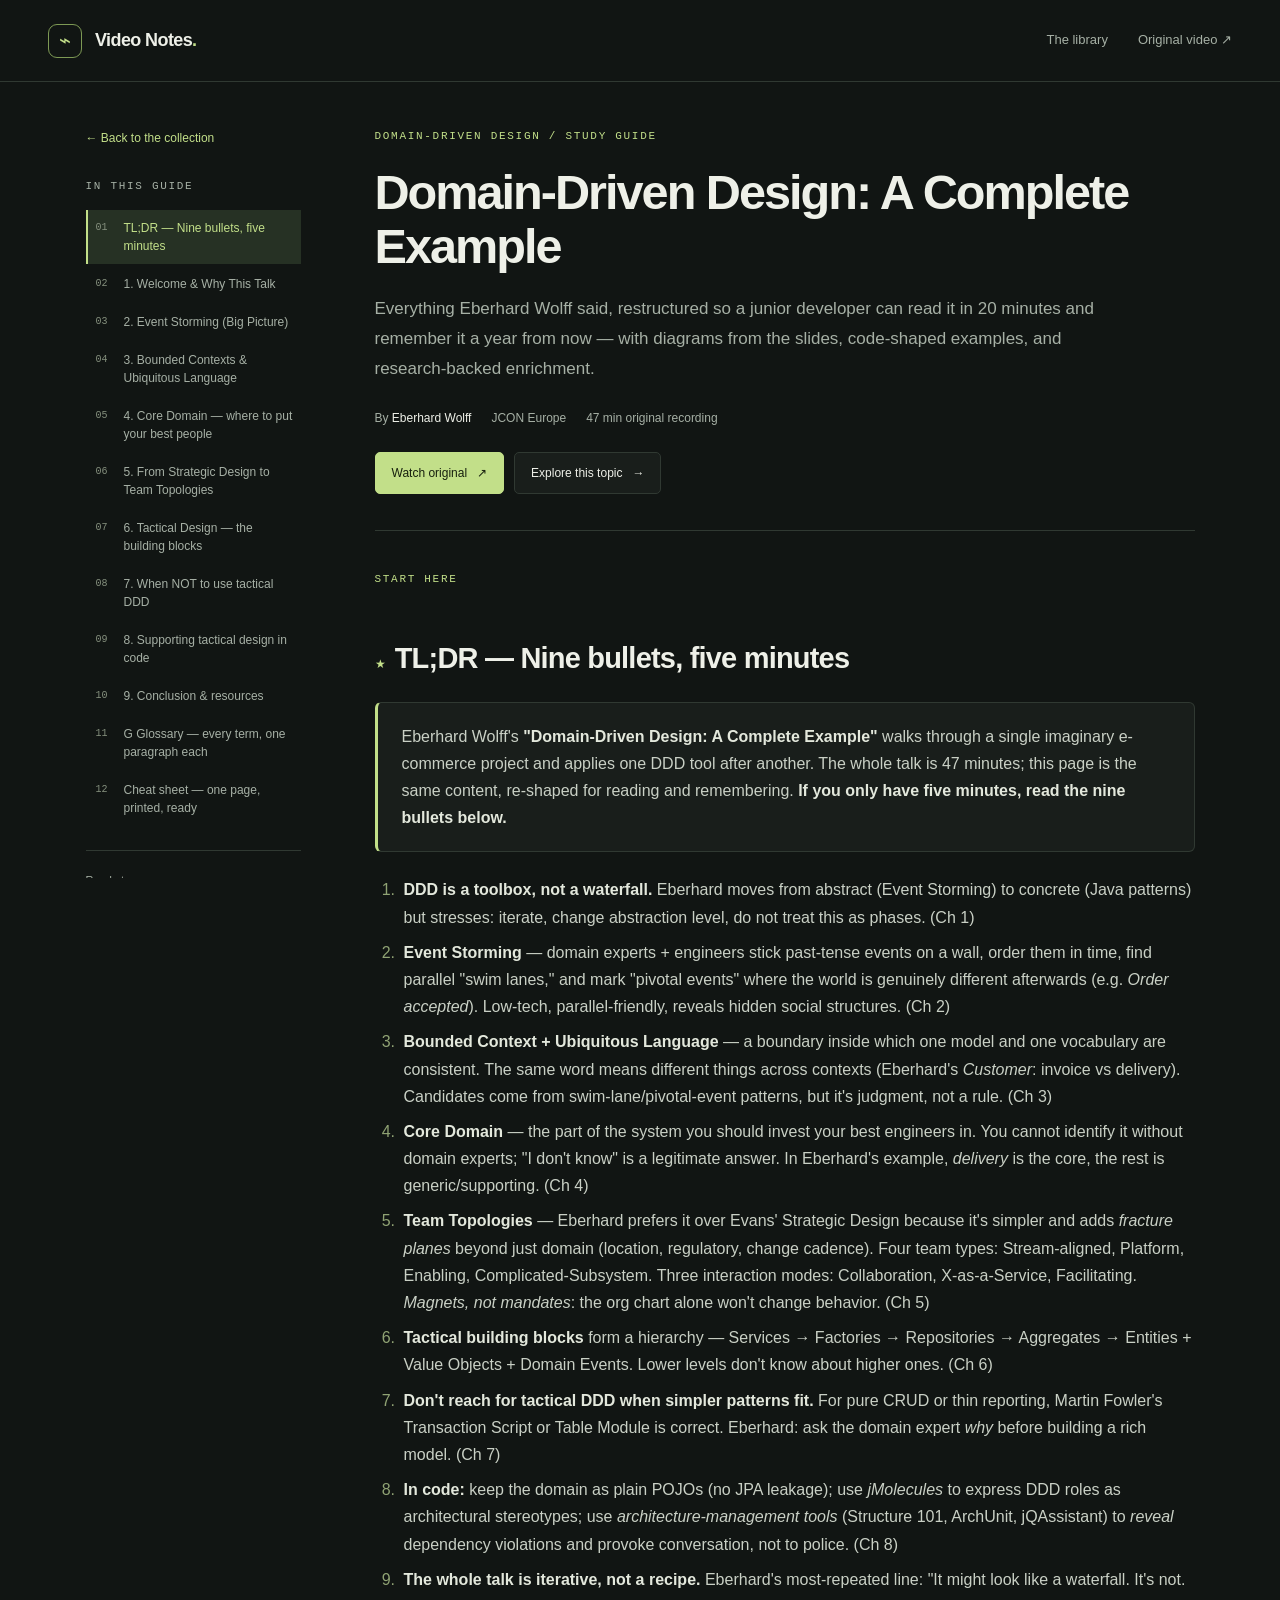
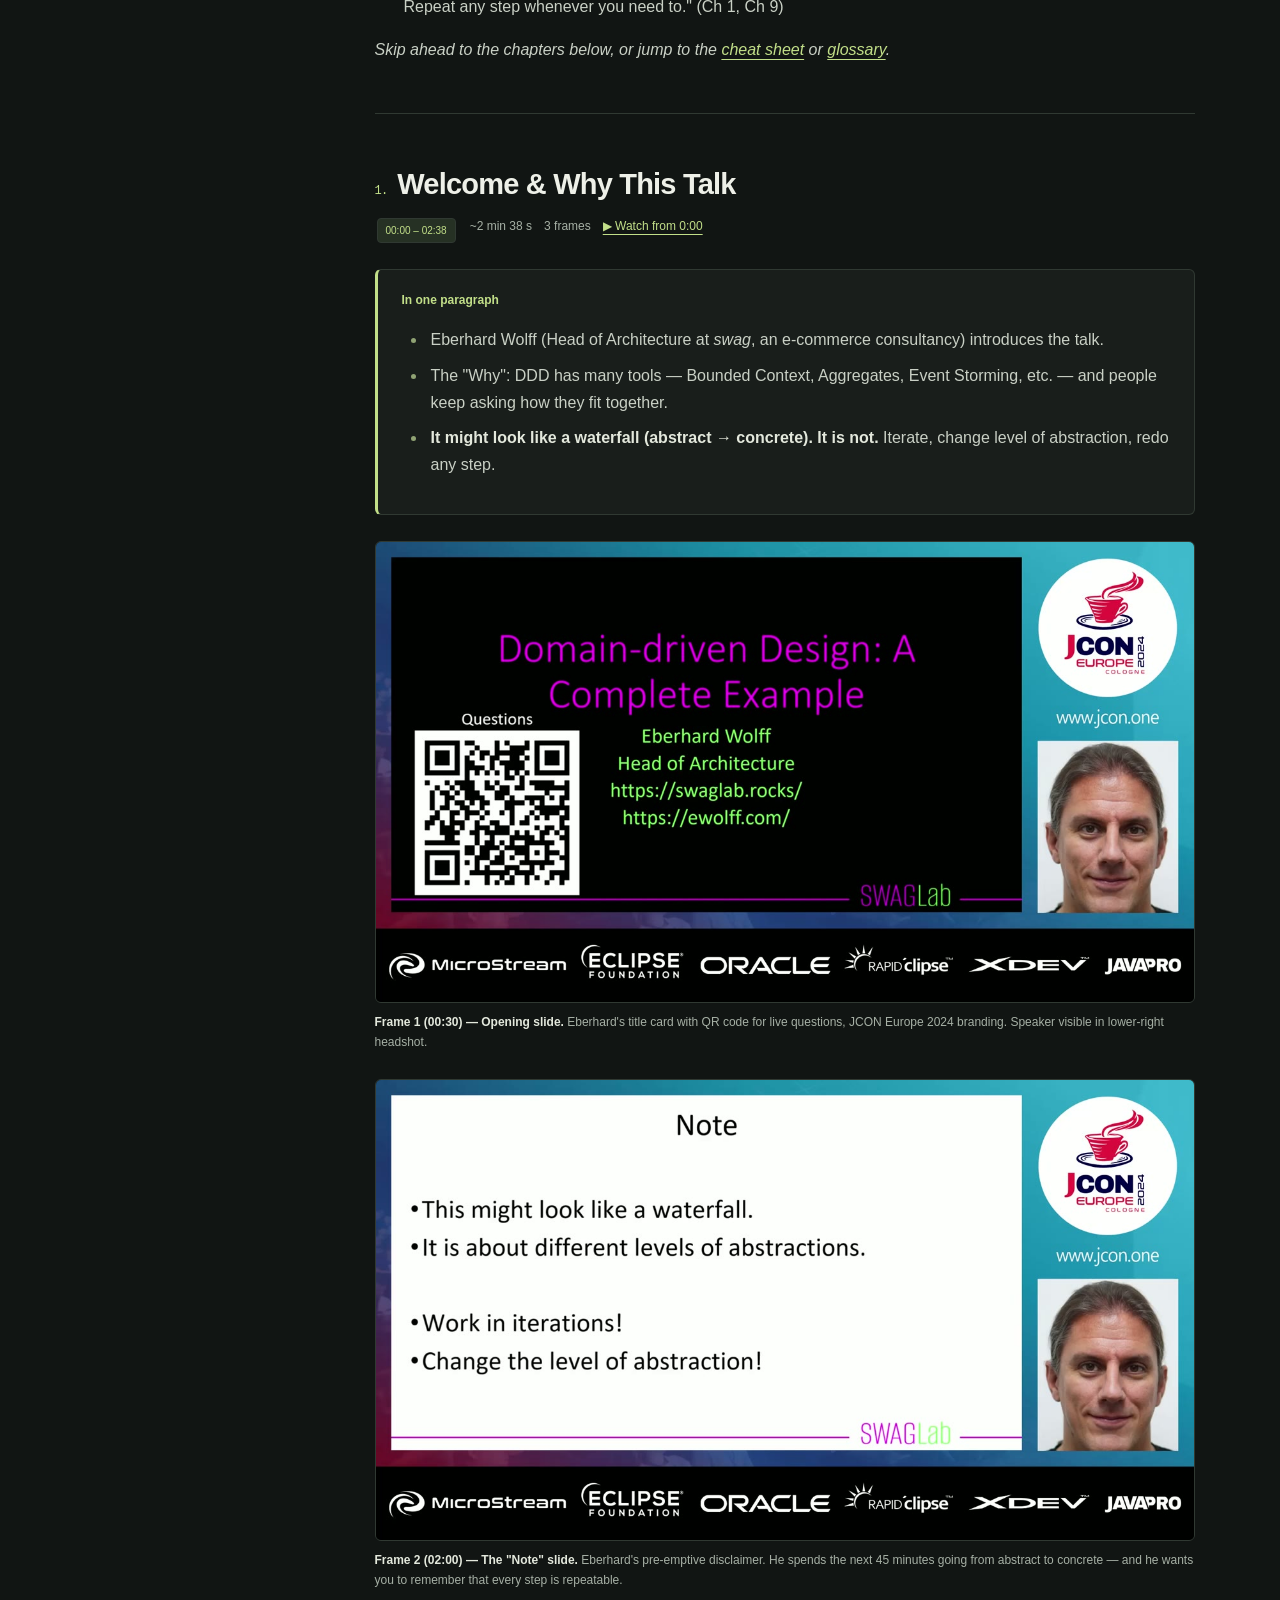
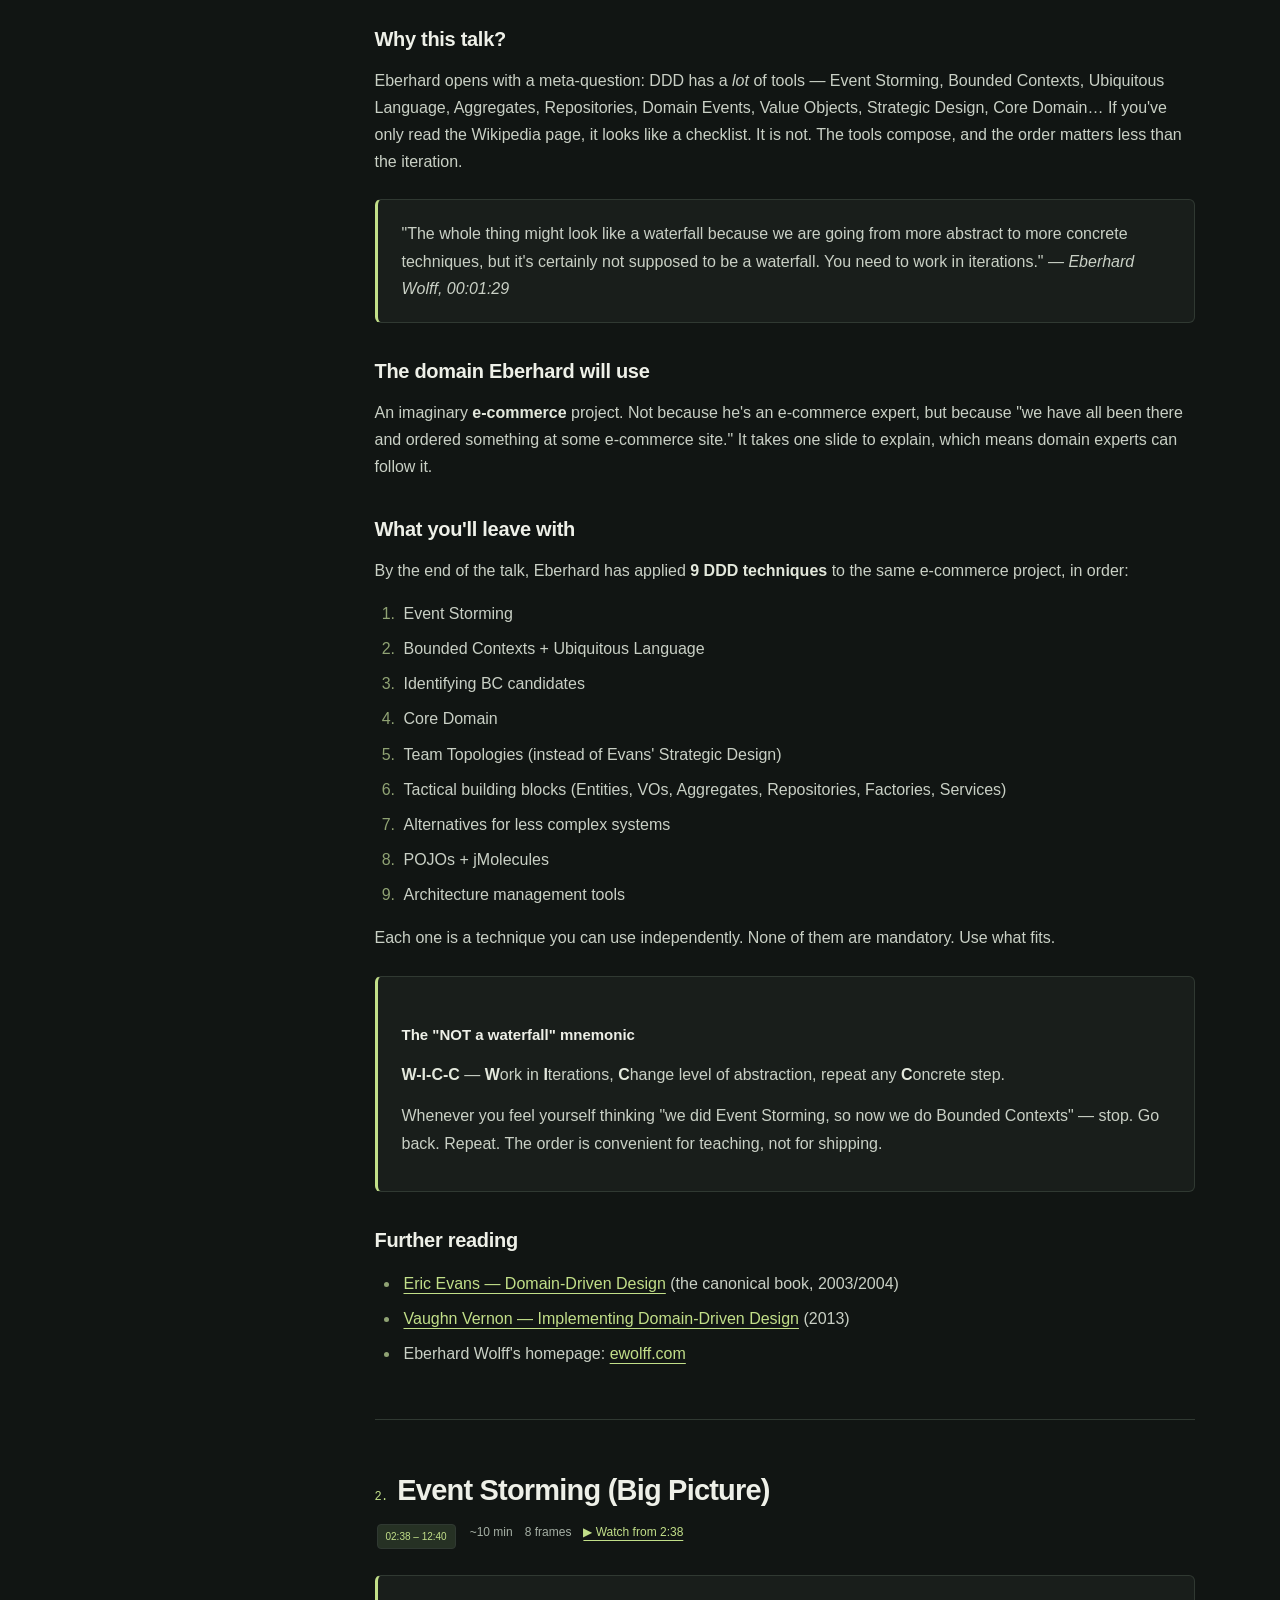
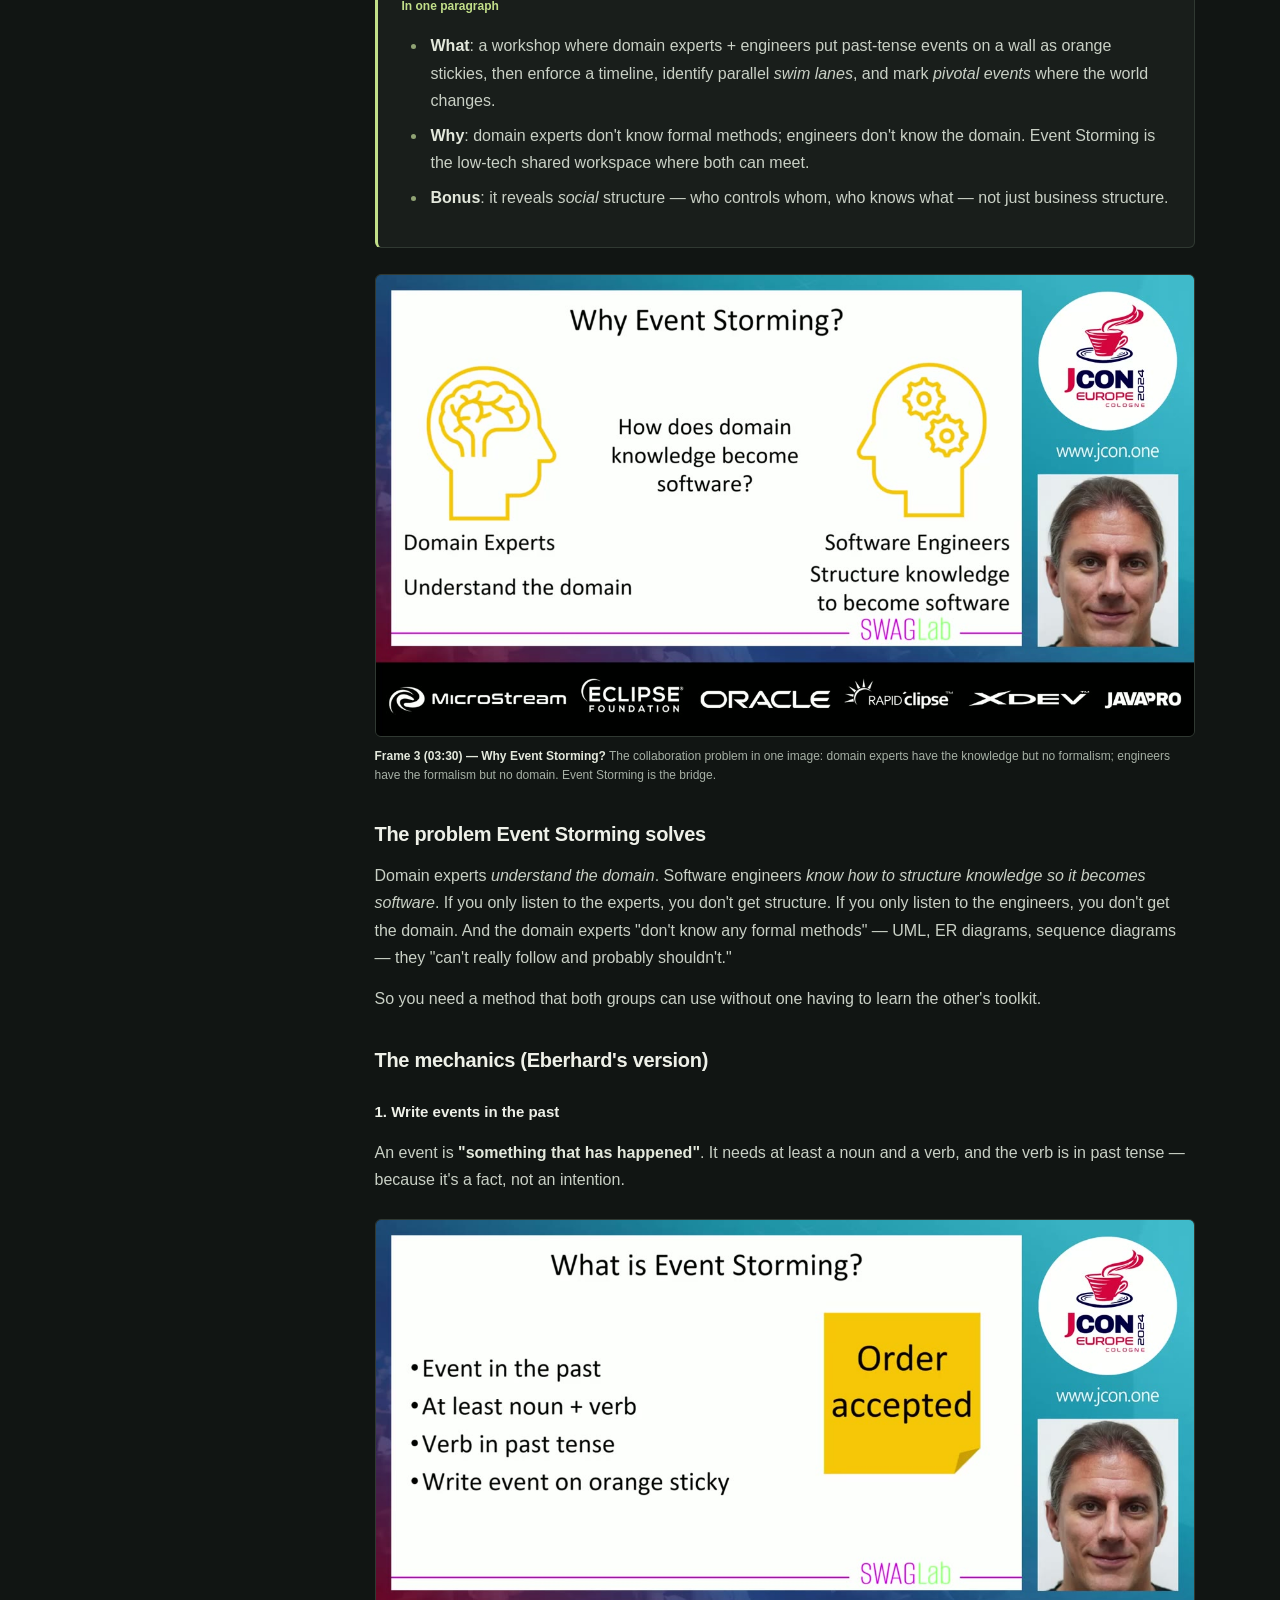
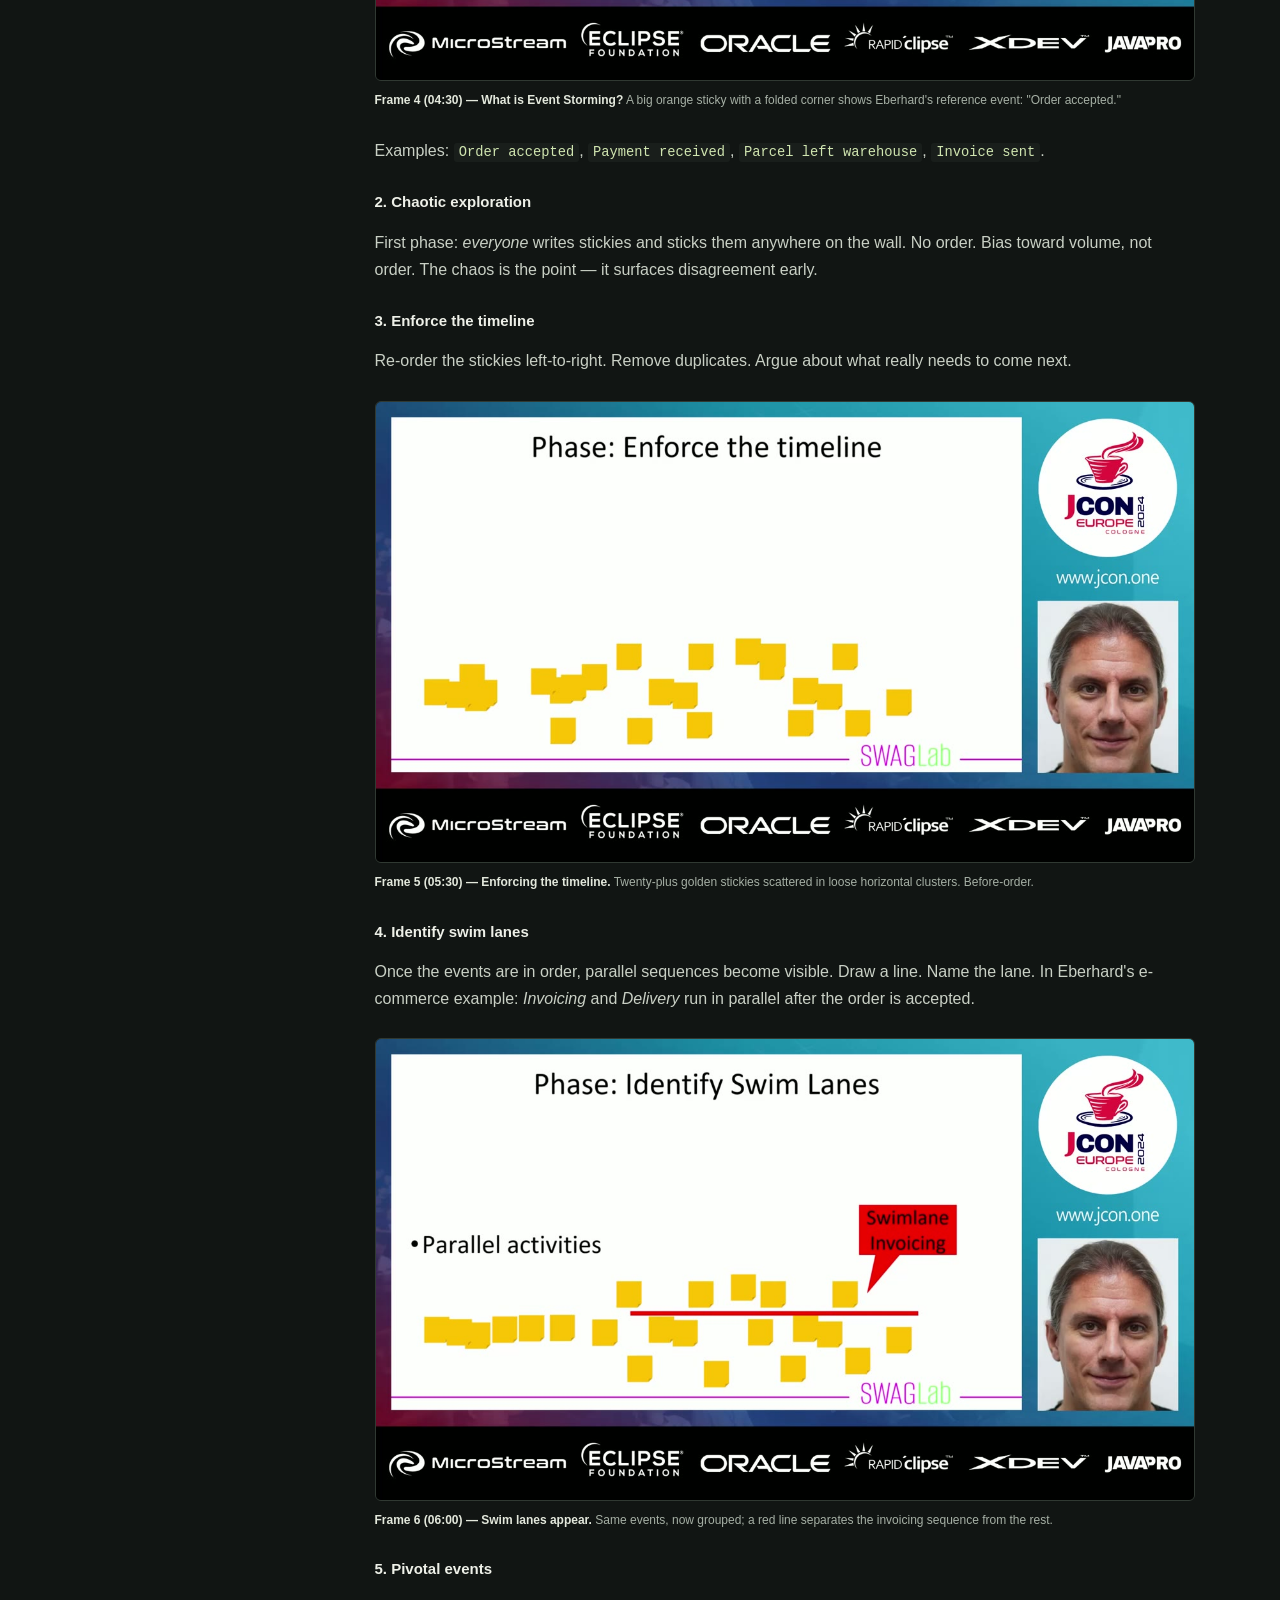
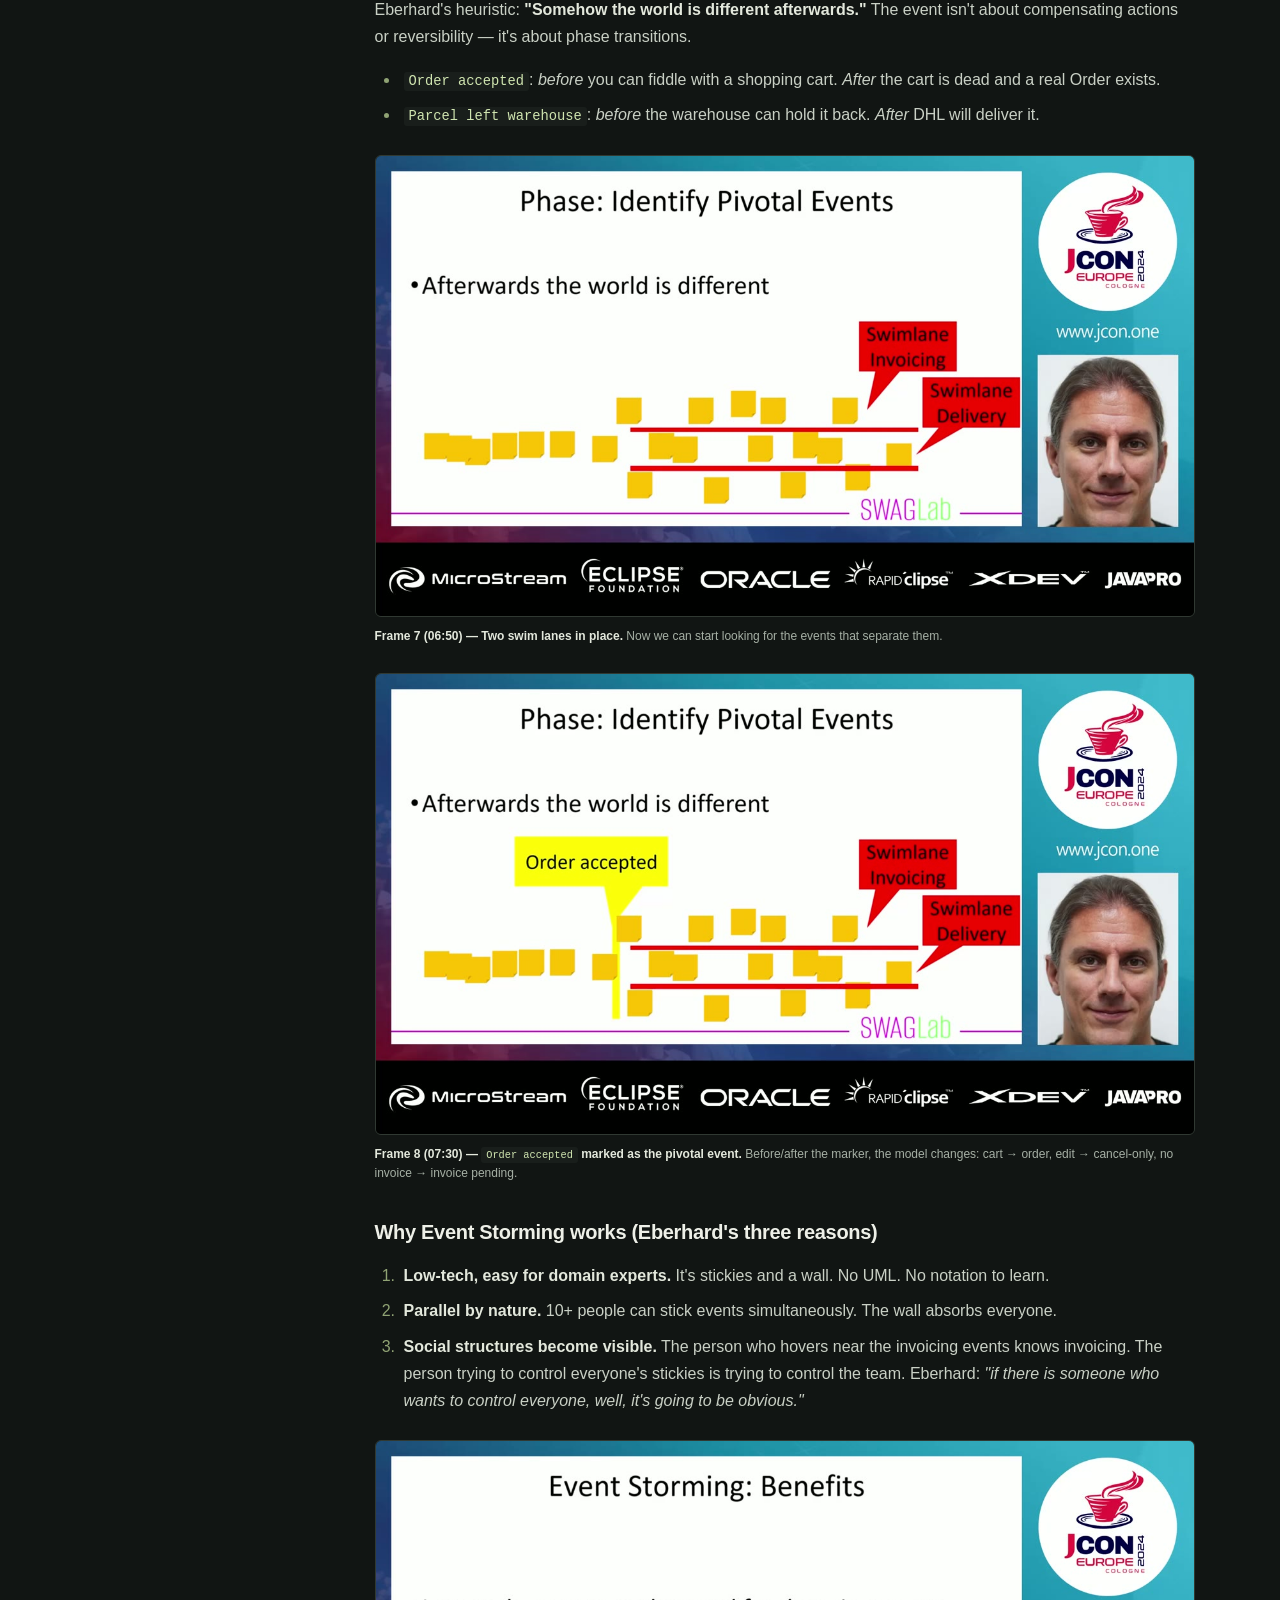
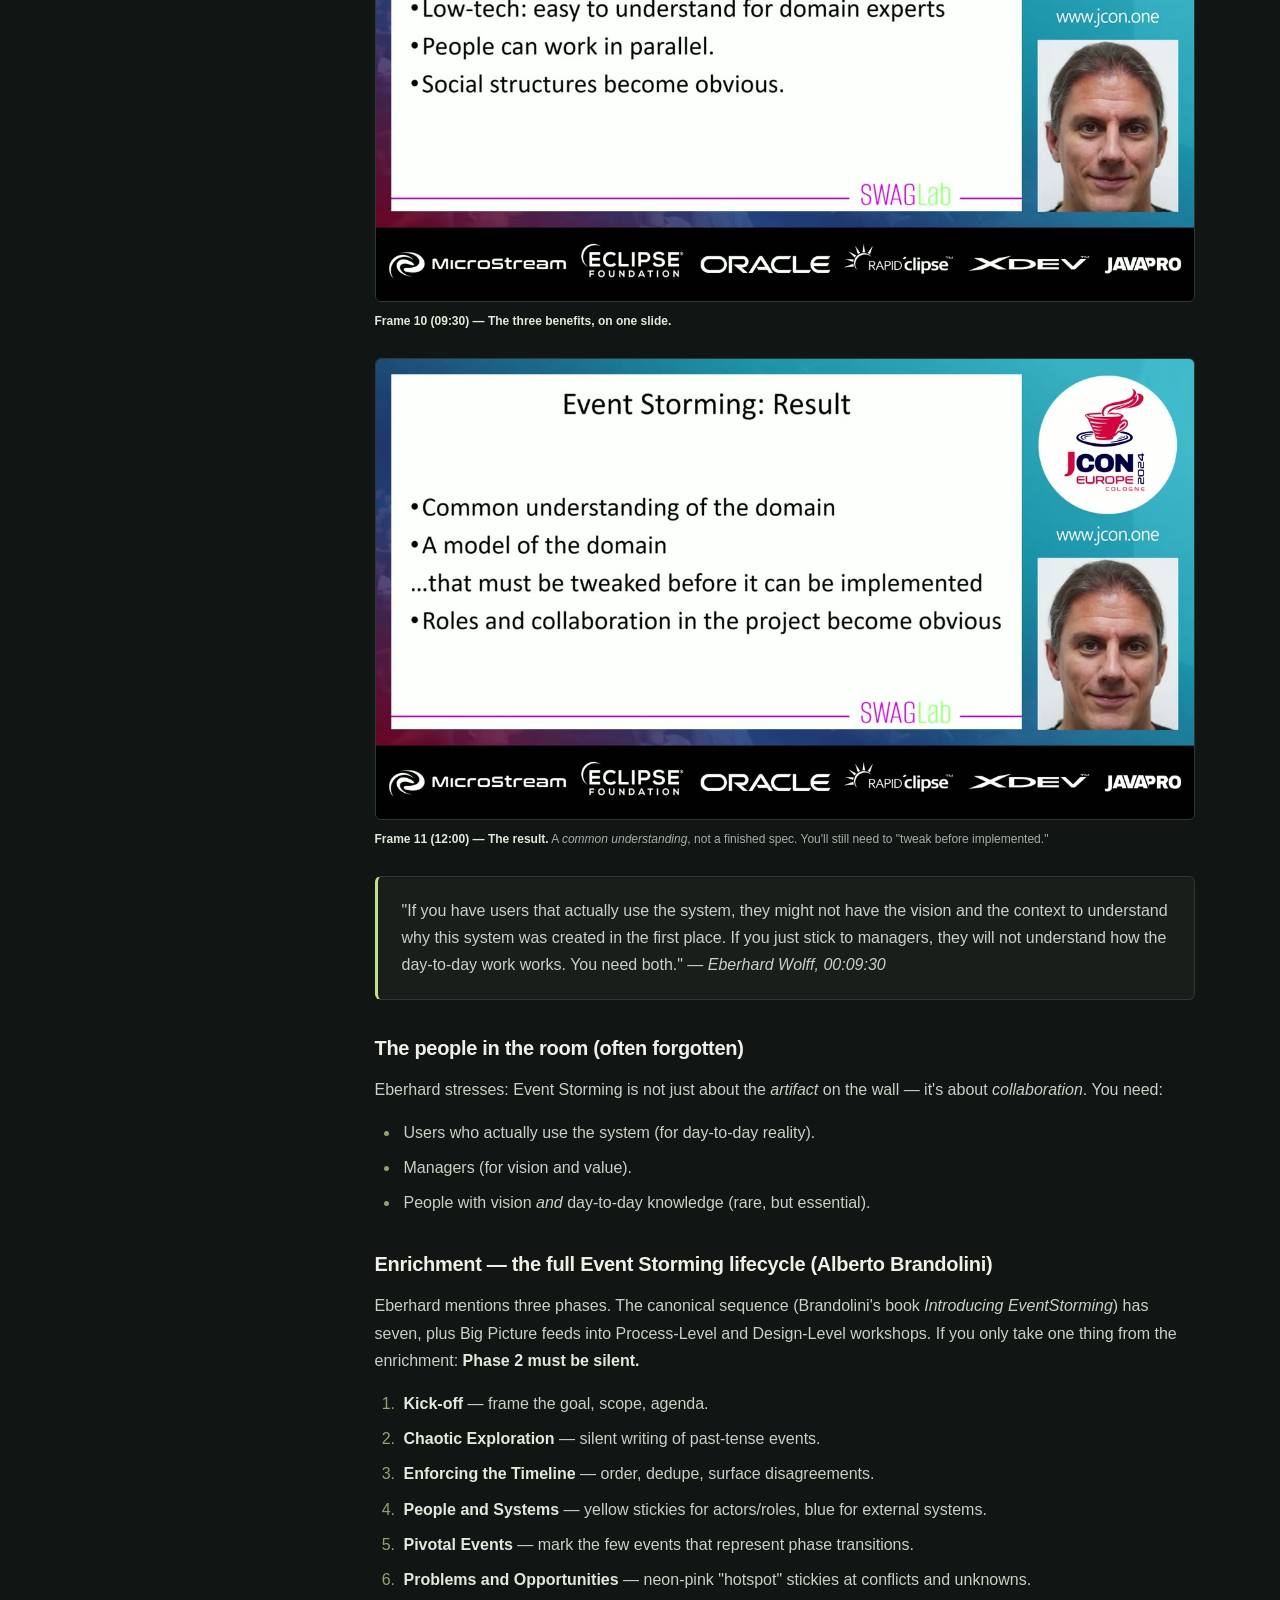
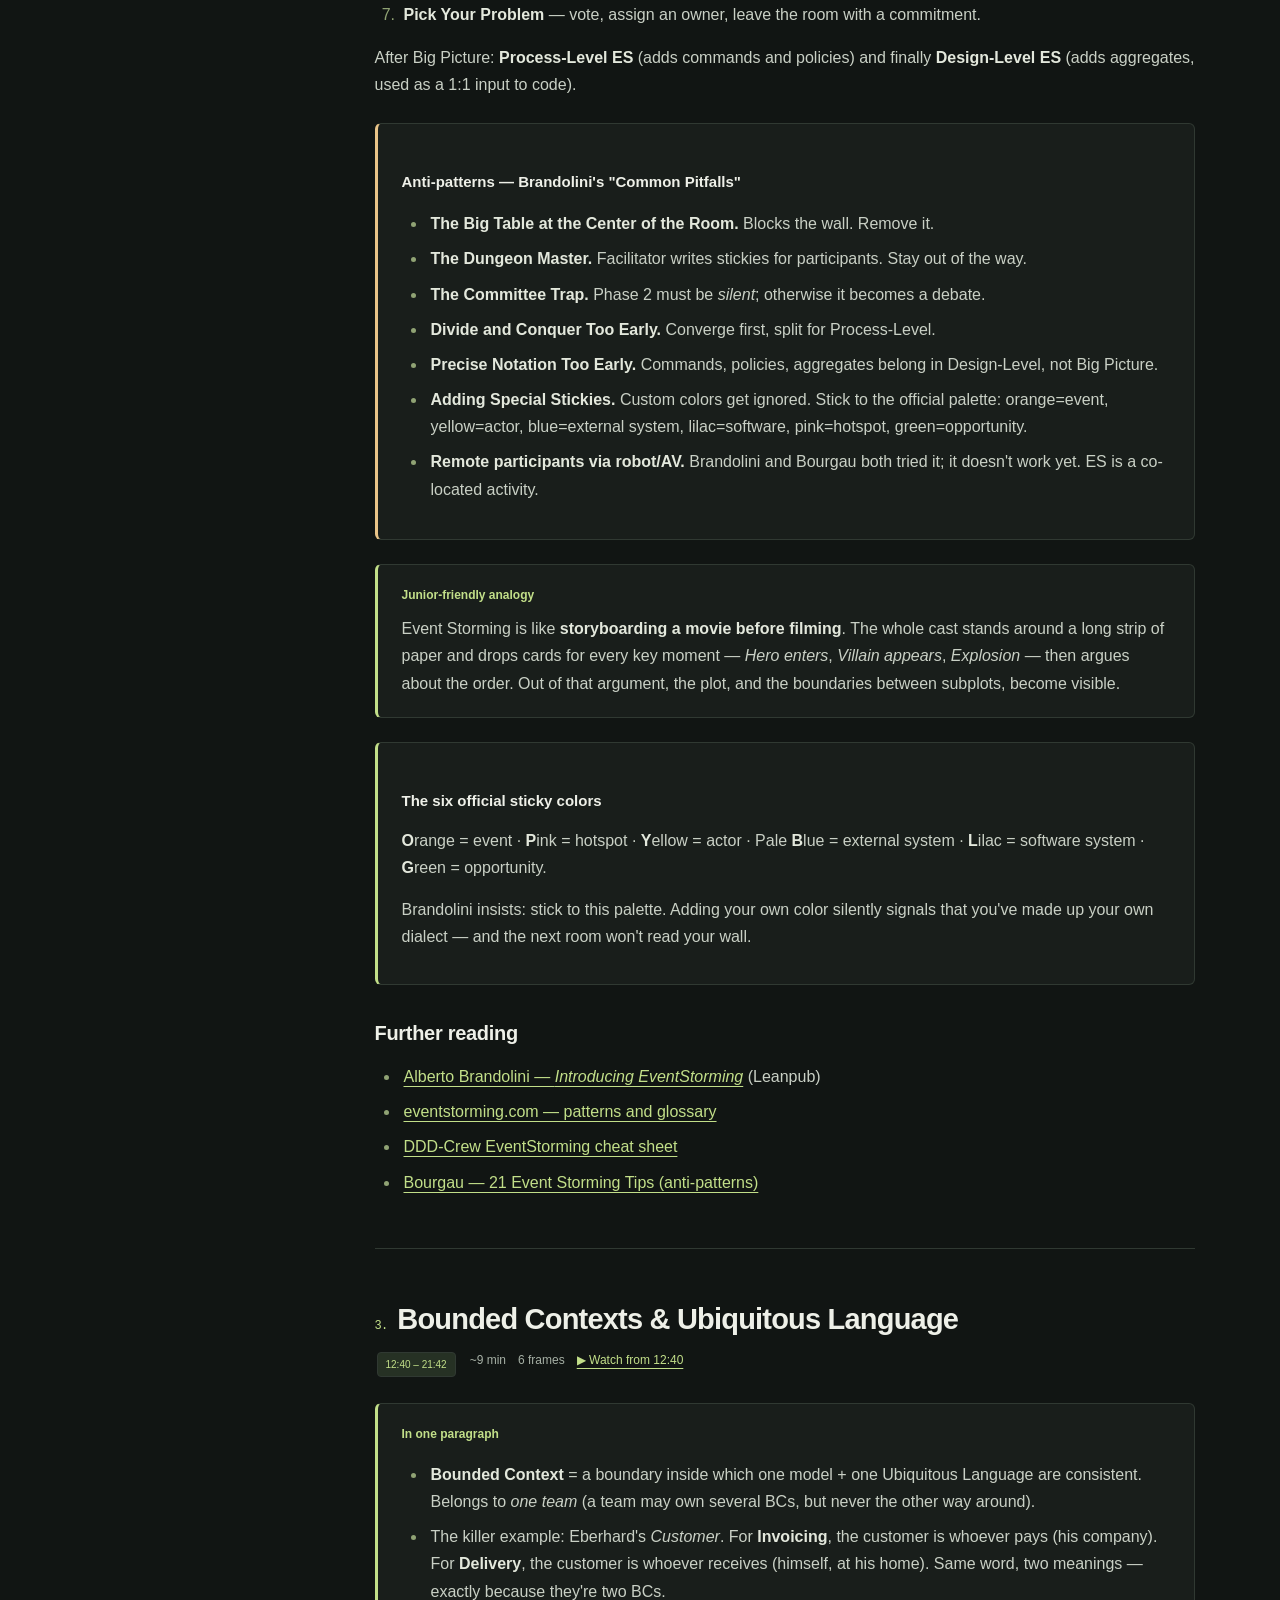
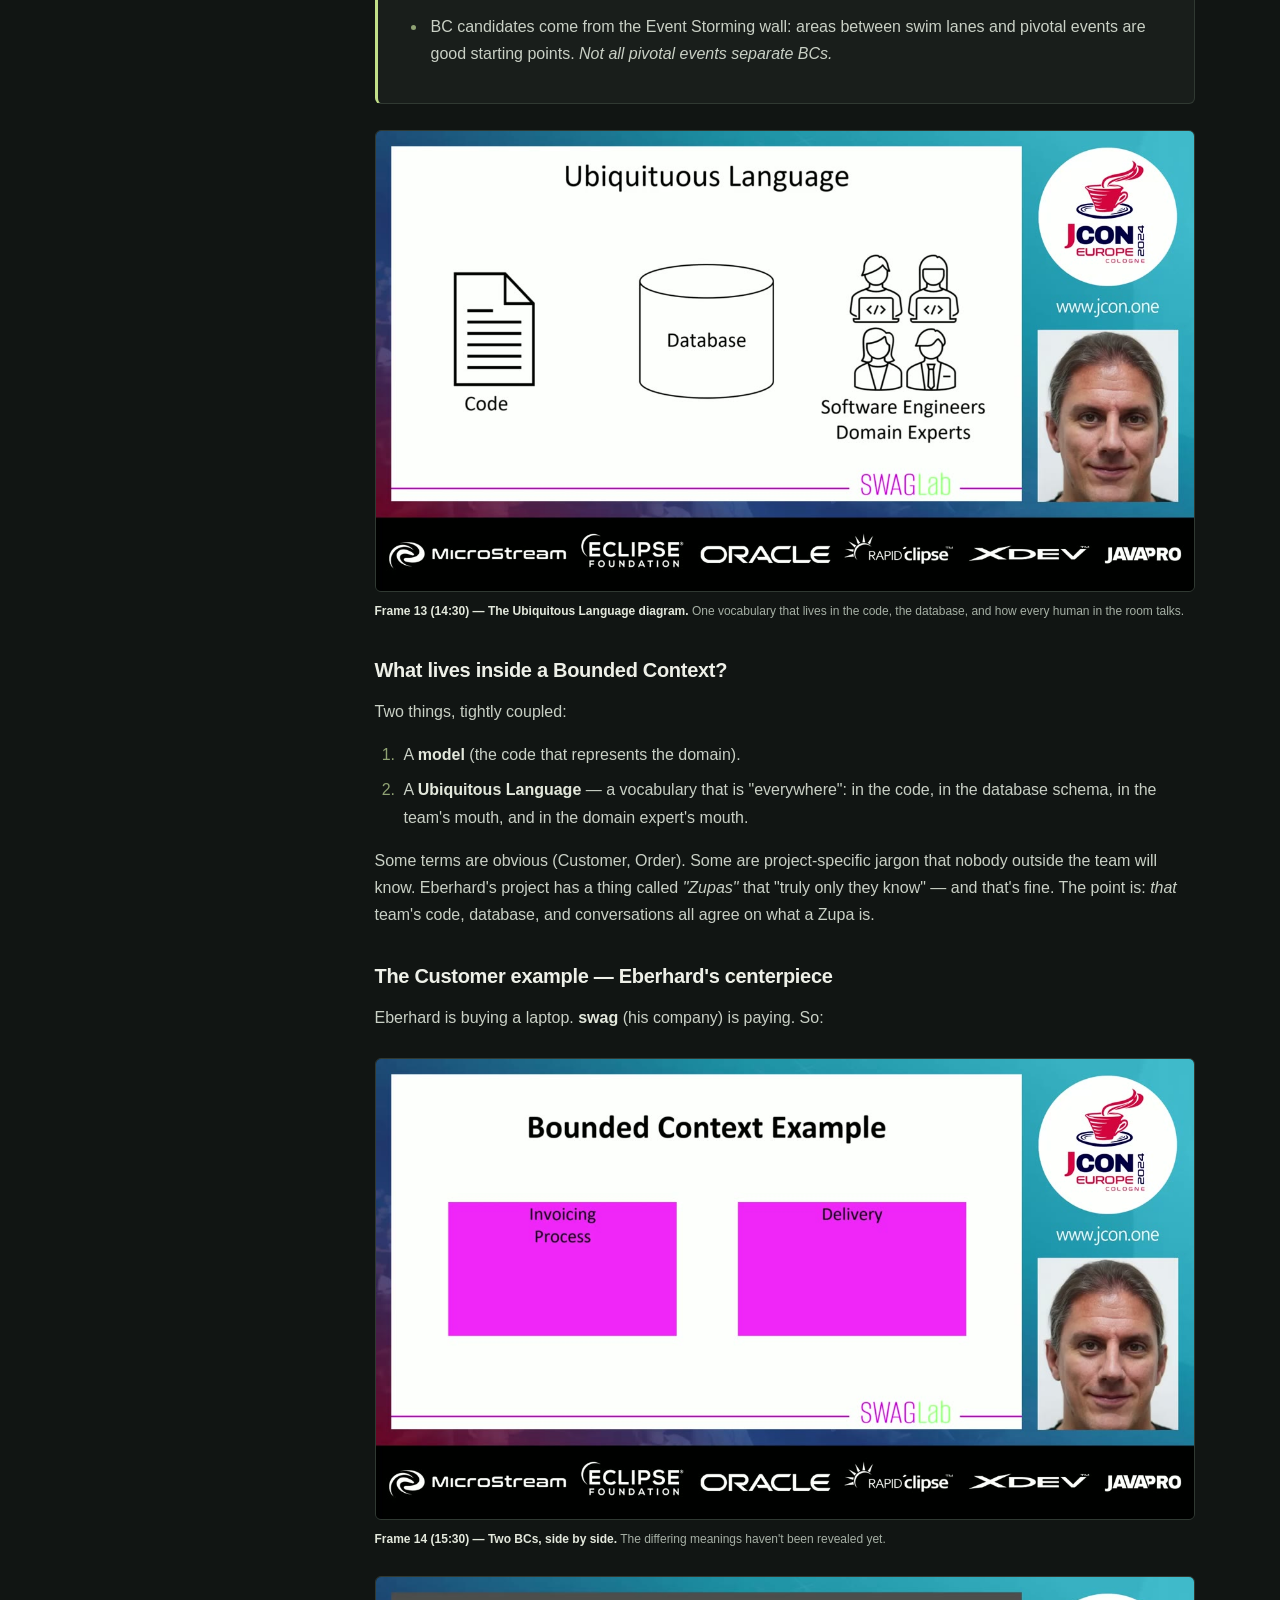
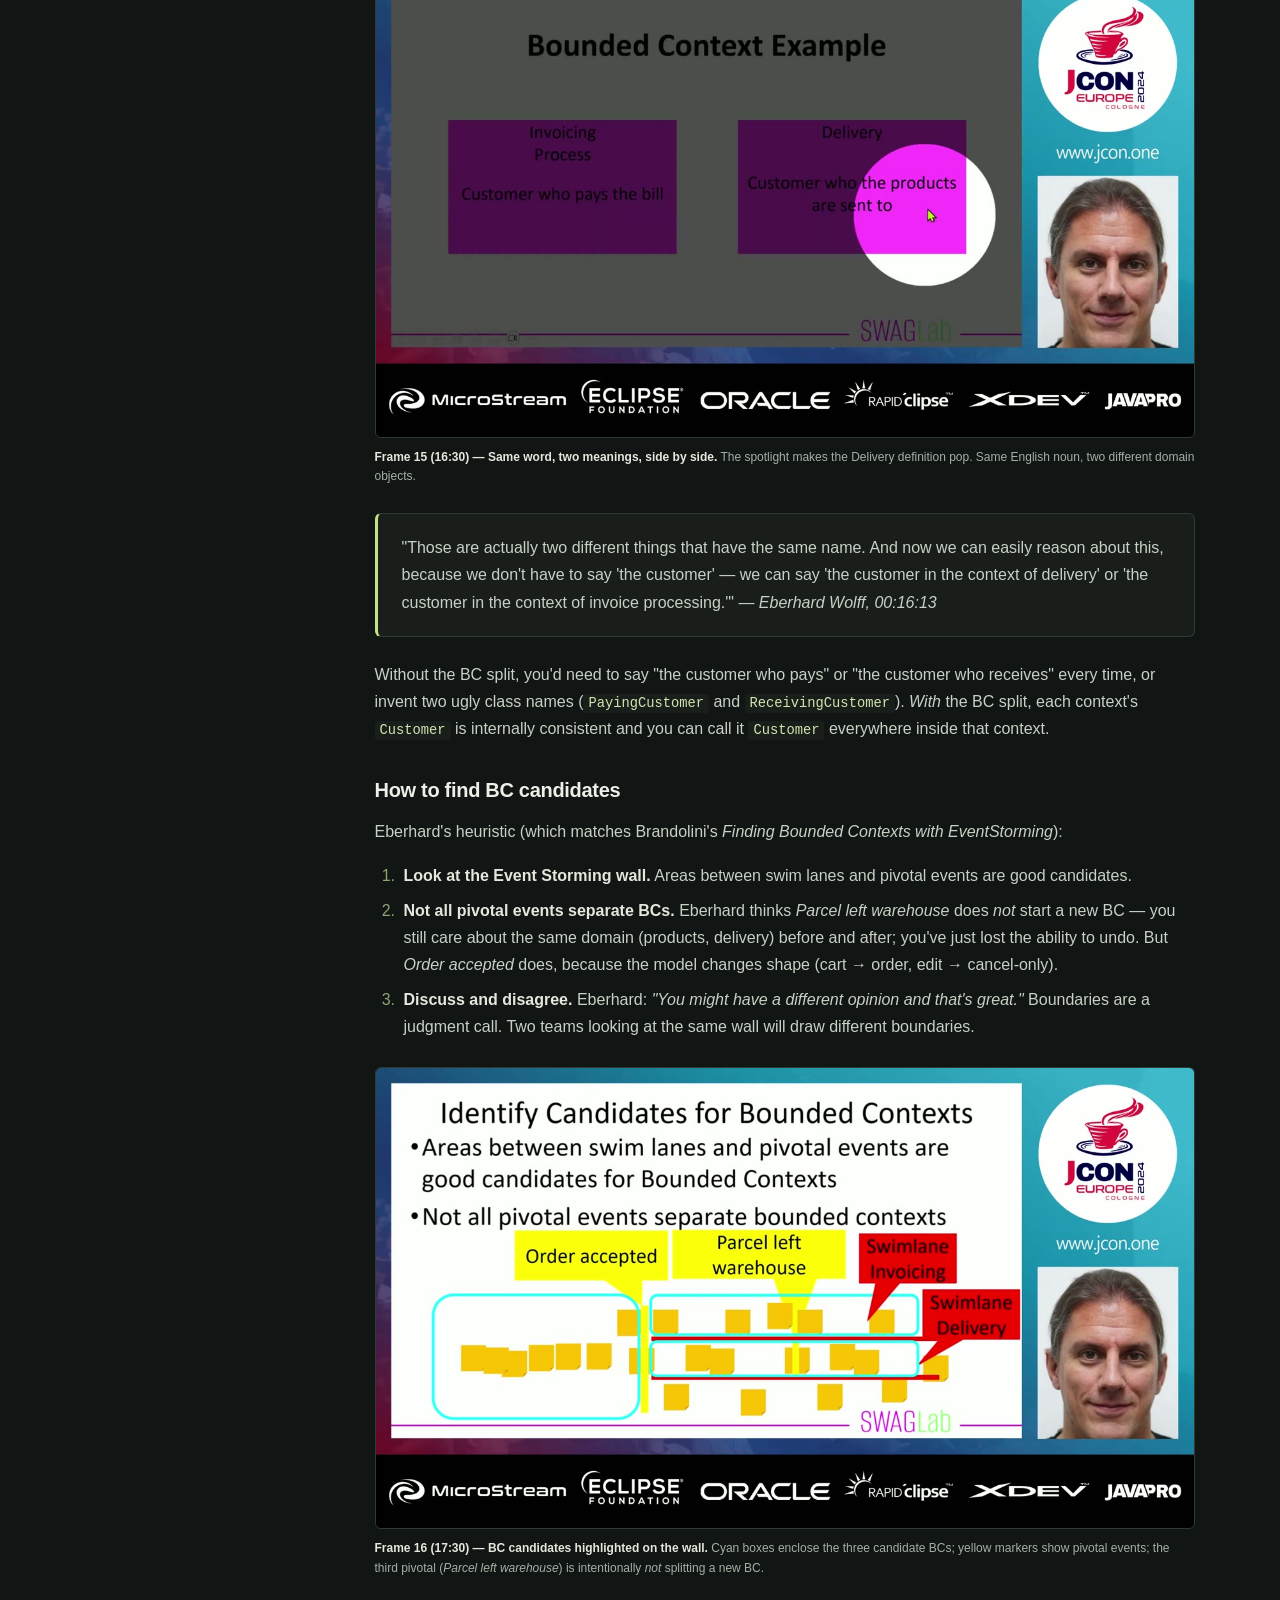
<file: Domain_Driven_Design_A_Complete_Example_Eberhard_Wolff_EN/index.html>
<!doctype html>
<html lang="en">
<head>
<meta charset="utf-8"><meta name="viewport" content="width=device-width, initial-scale=1">
<meta name="description" content="Follow one e-commerce example from Event Storming and bounded contexts to core domains, team boundaries, and tactical design."><meta name="theme-color" content="#111513">
<title>Domain-Driven Design: A Complete Example — Video Notes</title>
<link rel="icon" href="../assets/favicon.svg" type="image/svg+xml"><link rel="stylesheet" href="../assets/site.css">
<script src="../assets/site.js" defer></script>
</head>
<body class="guide-page" id="top">
<a class="skip-link" href="#study-guide">Skip to the study guide</a><div class="reading-progress" aria-hidden="true"></div>
<header class="site-bar"><div class="site-bar-inner">
<a class="site-brand" href="../index.html" aria-label="Video Notes home"><span class="brand-mark" aria-hidden="true">⌁</span><span>Video Notes<span class="brand-dot">.</span></span></a>
<nav class="site-nav" aria-label="Site navigation"><a href="../index.html#library">The library</a><a href="https://www.youtube.com/watch?v=f91ubquN3Tc">Original video ↗</a></nav>
</div></header>
<div class="guide-layout">
<aside class="guide-sidebar"><a class="back-library" href="../index.html#domain-driven-design">← Back to the collection</a><span class="section-label">In this guide</span>
<nav class="guide-toc" aria-label="Chapters"><a href="#heading-01"><span>01</span><span>TL;DR — Nine bullets, five minutes</span></a><a href="#heading-02"><span>02</span><span>1. Welcome &amp; Why This Talk</span></a><a href="#heading-03"><span>03</span><span>2. Event Storming (Big Picture)</span></a><a href="#heading-04"><span>04</span><span>3. Bounded Contexts &amp; Ubiquitous Language</span></a><a href="#heading-05"><span>05</span><span>4. Core Domain — where to put your best people</span></a><a href="#heading-06"><span>06</span><span>5. From Strategic Design to Team Topologies</span></a><a href="#heading-07"><span>07</span><span>6. Tactical Design — the building blocks</span></a><a href="#heading-08"><span>08</span><span>7. When NOT to use tactical DDD</span></a><a href="#heading-09"><span>09</span><span>8. Supporting tactical design in code</span></a><a href="#heading-10"><span>10</span><span>9. Conclusion &amp; resources</span></a><a href="#heading-11"><span>11</span><span>G Glossary — every term, one paragraph each</span></a><a href="#heading-12"><span>12</span><span>Cheat sheet — one page, printed, ready</span></a></nav><p class="sidebar-note">Read at your own pace.<br>Keep the original talk close.</p></aside>
<main class="guide-main" id="study-guide">
<header class="guide-hero"><span class="eyebrow">Domain-driven design / Study guide</span>
<h1>Domain-Driven Design: A Complete Example</h1><p class="guide-description">Everything Eberhard Wolff said, restructured so a junior developer can read it in 20 minutes and remember it a year from now — with diagrams from the slides, code-shaped examples, and research-backed enrichment.</p>
<div class="guide-meta"><span>By <strong>Eberhard Wolff</strong></span><span>JCON Europe</span><span>47 min original recording</span></div>
<div class="guide-actions"><a class="button primary" href="https://www.youtube.com/watch?v=f91ubquN3Tc">Watch original <span aria-hidden="true">↗</span></a><a class="button" href="../index.html#domain-driven-design">Explore this topic <span aria-hidden="true">→</span></a></div>
</header>
<details class="mobile-contents"><summary>Contents · 12 sections</summary><nav class="guide-toc" aria-label="Chapters on mobile"><a href="#heading-01"><span>01</span><span>TL;DR — Nine bullets, five minutes</span></a><a href="#heading-02"><span>02</span><span>1. Welcome &amp; Why This Talk</span></a><a href="#heading-03"><span>03</span><span>2. Event Storming (Big Picture)</span></a><a href="#heading-04"><span>04</span><span>3. Bounded Contexts &amp; Ubiquitous Language</span></a><a href="#heading-05"><span>05</span><span>4. Core Domain — where to put your best people</span></a><a href="#heading-06"><span>06</span><span>5. From Strategic Design to Team Topologies</span></a><a href="#heading-07"><span>07</span><span>6. Tactical Design — the building blocks</span></a><a href="#heading-08"><span>08</span><span>7. When NOT to use tactical DDD</span></a><a href="#heading-09"><span>09</span><span>8. Supporting tactical design in code</span></a><a href="#heading-10"><span>10</span><span>9. Conclusion &amp; resources</span></a><a href="#heading-11"><span>11</span><span>G Glossary — every term, one paragraph each</span></a><a href="#heading-12"><span>12</span><span>Cheat sheet — one page, printed, ready</span></a></nav></details>
<div class="guide-content">

    <section id="tldr">
      <div class="eyebrow">Start here</div>
      <h2 id="heading-01"><span class="chap-num">★</span>TL;DR — Nine bullets, five minutes</h2>
      <div class="intro-callout">
        Eberhard Wolff's <strong>"Domain-Driven Design: A Complete Example"</strong> walks through a single imaginary e-commerce project and applies one DDD tool after another. The whole talk is 47 minutes; this page is the same content, re-shaped for reading and remembering. <strong>If you only have five minutes, read the nine bullets below.</strong>
      </div>
      <ol>
        <li><strong>DDD is a toolbox, not a waterfall.</strong> Eberhard moves from abstract (Event Storming) to concrete (Java patterns) but stresses: iterate, change abstraction level, do not treat this as phases. (Ch 1)</li>
        <li><strong>Event Storming</strong> — domain experts + engineers stick past-tense events on a wall, order them in time, find parallel "swim lanes," and mark "pivotal events" where the world is genuinely different afterwards (e.g. <em>Order accepted</em>). Low-tech, parallel-friendly, reveals hidden social structures. (Ch 2)</li>
        <li><strong>Bounded Context + Ubiquitous Language</strong> — a boundary inside which one model and one vocabulary are consistent. The same word means different things across contexts (Eberhard's <em>Customer</em>: invoice vs delivery). Candidates come from swim-lane/pivotal-event patterns, but it's judgment, not a rule. (Ch 3)</li>
        <li><strong>Core Domain</strong> — the part of the system you should invest your best engineers in. You cannot identify it without domain experts; "I don't know" is a legitimate answer. In Eberhard's example, <em>delivery</em> is the core, the rest is generic/supporting. (Ch 4)</li>
        <li><strong>Team Topologies</strong> — Eberhard prefers it over Evans' Strategic Design because it's simpler and adds <em>fracture planes</em> beyond just domain (location, regulatory, change cadence). Four team types: Stream-aligned, Platform, Enabling, Complicated-Subsystem. Three interaction modes: Collaboration, X-as-a-Service, Facilitating. <em>Magnets, not mandates</em>: the org chart alone won't change behavior. (Ch 5)</li>
        <li><strong>Tactical building blocks</strong> form a hierarchy — Services → Factories → Repositories → Aggregates → Entities + Value Objects + Domain Events. Lower levels don't know about higher ones. (Ch 6)</li>
        <li><strong>Don't reach for tactical DDD when simpler patterns fit.</strong> For pure CRUD or thin reporting, Martin Fowler's Transaction Script or Table Module is correct. Eberhard: ask the domain expert <em>why</em> before building a rich model. (Ch 7)</li>
        <li><strong>In code:</strong> keep the domain as plain POJOs (no JPA leakage); use <em>jMolecules</em> to express DDD roles as architectural stereotypes; use <em>architecture-management tools</em> (Structure 101, ArchUnit, jQAssistant) to <em>reveal</em> dependency violations and provoke conversation, not to police. (Ch 8)</li>
        <li><strong>The whole talk is iterative, not a recipe.</strong> Eberhard's most-repeated line: "It might look like a waterfall. It's not. Repeat any step whenever you need to." (Ch 1, Ch 9)</li>
      </ol>
      <p><em>Skip ahead to the chapters below, or jump to the <a href="#cheat-sheet">cheat sheet</a> or <a href="#glossary">glossary</a>.</em></p>
    </section>

    <article id="ch1" class="chapter">
      <div class="chapter-head">
        <h2 id="heading-02"><span class="chap-num">1.</span>Welcome & Why This Talk</h2>
        <div class="meta">
          <span class="badge">00:00 – 02:38</span>
          <span>~2 min 38 s</span>
          <span>3 frames</span>
          <a class="watch-link" href="https://www.youtube.com/watch?v=f91ubquN3Tc&amp;t=0" target="_blank" rel="noopener">▶ Watch from 0:00</a>
        </div>
      </div>
      <div class="chapter-tldr">
        <div class="label">In one paragraph</div>
        <ul>
          <li>Eberhard Wolff (Head of Architecture at <em>swag</em>, an e-commerce consultancy) introduces the talk.</li>
          <li>The "Why": DDD has many tools — Bounded Context, Aggregates, Event Storming, etc. — and people keep asking how they fit together.</li>
          <li><strong>It might look like a waterfall (abstract → concrete). It is not.</strong> Iterate, change level of abstraction, redo any step.</li>
        </ul>
      </div>

      <figure>
        <img src="assets/frames/frame_001_030.0s.jpg" alt="Title slide: Domain-driven Design: A Complete Example, Eberhard Wolff, Head of Architecture, swaglab.rocks, ewolff.com" loading="lazy" />
        <figcaption><strong>Frame 1 (00:30) — Opening slide.</strong> Eberhard's title card with QR code for live questions, JCON Europe 2024 branding. Speaker visible in lower-right headshot.</figcaption>
      </figure>

      <figure>
        <img src="assets/frames/frame_002_120.0s.jpg" alt="Slide titled Note: This might look like a waterfall. It is about different levels of abstractions. Work in iterations! Change the level of abstraction!" loading="lazy" />
        <figcaption><strong>Frame 2 (02:00) — The "Note" slide.</strong> Eberhard's pre-emptive disclaimer. He spends the next 45 minutes going from abstract to concrete — and he wants you to remember that every step is repeatable.</figcaption>
      </figure>

      <h3>Why this talk?</h3>
      <p>Eberhard opens with a meta-question: DDD has a <em>lot</em> of tools — Event Storming, Bounded Contexts, Ubiquitous Language, Aggregates, Repositories, Domain Events, Value Objects, Strategic Design, Core Domain… If you've only read the Wikipedia page, it looks like a checklist. It is not. The tools compose, and the order matters less than the iteration.</p>
      <div class="quote">"The whole thing might look like a waterfall because we are going from more abstract to more concrete techniques, but it's certainly not supposed to be a waterfall. You need to work in iterations."
        <cite>— Eberhard Wolff, 00:01:29</cite>
      </div>
      <h3>The domain Eberhard will use</h3>
      <p>An imaginary <strong>e-commerce</strong> project. Not because he's an e-commerce expert, but because "we have all been there and ordered something at some e-commerce site." It takes one slide to explain, which means domain experts can follow it.</p>
      <h3>What you'll leave with</h3>
      <p>By the end of the talk, Eberhard has applied <strong>9 DDD techniques</strong> to the same e-commerce project, in order:</p>
      <ol>
        <li>Event Storming</li><li>Bounded Contexts + Ubiquitous Language</li><li>Identifying BC candidates</li>
        <li>Core Domain</li><li>Team Topologies (instead of Evans' Strategic Design)</li>
        <li>Tactical building blocks (Entities, VOs, Aggregates, Repositories, Factories, Services)</li>
        <li>Alternatives for less complex systems</li><li>POJOs + jMolecules</li><li>Architecture management tools</li>
      </ol>
      <p>Each one is a technique you can use independently. None of them are mandatory. Use what fits.</p>
      <div class="mnemonic">
        <h4>The "NOT a waterfall" mnemonic</h4>
        <p><strong>W-I-C-C</strong> — <strong>W</strong>ork in <strong>I</strong>terations, <strong>C</strong>hange level of abstraction, repeat any <strong>C</strong>oncrete step.</p>
        <p>Whenever you feel yourself thinking "we did Event Storming, so now we do Bounded Contexts" — stop. Go back. Repeat. The order is convenient for teaching, not for shipping.</p>
      </div>
      <h3>Further reading</h3>
      <ul>
        <li><a href="https://www.domainlanguage.com/ddd/">Eric Evans — Domain-Driven Design</a> (the canonical book, 2003/2004)</li>
        <li><a href="https://vaughnvernon.com/">Vaughn Vernon — Implementing Domain-Driven Design</a> (2013)</li>
        <li>Eberhard Wolff's homepage: <a href="https://ewolff.com/">ewolff.com</a></li>
      </ul>
    </article>

    <article id="ch2" class="chapter">
      <div class="chapter-head">
        <h2 id="heading-03"><span class="chap-num">2.</span>Event Storming (Big Picture)</h2>
        <div class="meta">
          <span class="badge">02:38 – 12:40</span><span>~10 min</span><span>8 frames</span>
          <a class="watch-link" href="https://www.youtube.com/watch?v=f91ubquN3Tc&amp;t=158" target="_blank" rel="noopener">▶ Watch from 2:38</a>
        </div>
      </div>
      <div class="chapter-tldr">
        <div class="label">In one paragraph</div>
        <ul>
          <li><strong>What</strong>: a workshop where domain experts + engineers put past-tense events on a wall as orange stickies, then enforce a timeline, identify parallel <em>swim lanes</em>, and mark <em>pivotal events</em> where the world changes.</li>
          <li><strong>Why</strong>: domain experts don't know formal methods; engineers don't know the domain. Event Storming is the low-tech shared workspace where both can meet.</li>
          <li><strong>Bonus</strong>: it reveals <em>social</em> structure — who controls whom, who knows what — not just business structure.</li>
        </ul>
      </div>

      <figure>
        <img src="assets/frames/frame_003_210.0s.jpg" alt="Slide Why Event Storming? Two faces facing each other — Domain Experts (brain) and Software Engineers (gears) — central question How does domain knowledge become software?" loading="lazy" />
        <figcaption><strong>Frame 3 (03:30) — Why Event Storming?</strong> The collaboration problem in one image: domain experts have the knowledge but no formalism; engineers have the formalism but no domain. Event Storming is the bridge.</figcaption>
      </figure>

      <h3>The problem Event Storming solves</h3>
      <p>Domain experts <em>understand the domain</em>. Software engineers <em>know how to structure knowledge so it becomes software</em>. If you only listen to the experts, you don't get structure. If you only listen to the engineers, you don't get the domain. And the domain experts "don't know any formal methods" — UML, ER diagrams, sequence diagrams — they "can't really follow and probably shouldn't."</p>
      <p>So you need a method that both groups can use without one having to learn the other's toolkit.</p>

      <h3>The mechanics (Eberhard's version)</h3>
      <h4>1. Write events in the past</h4>
      <p>An event is <strong>"something that has happened"</strong>. It needs at least a noun and a verb, and the verb is in past tense — because it's a fact, not an intention.</p>
      <figure>
        <img src="assets/frames/frame_004_270.0s.jpg" alt="Slide What is Event Storming? Event in the past, at least noun + verb, verb in past tense, write event on orange sticky. Example Order accepted." loading="lazy" />
        <figcaption><strong>Frame 4 (04:30) — What is Event Storming?</strong> A big orange sticky with a folded corner shows Eberhard's reference event: "Order accepted."</figcaption>
      </figure>
      <p>Examples: <code>Order accepted</code>, <code>Payment received</code>, <code>Parcel left warehouse</code>, <code>Invoice sent</code>.</p>

      <h4>2. Chaotic exploration</h4>
      <p>First phase: <em>everyone</em> writes stickies and sticks them anywhere on the wall. No order. Bias toward volume, not order. The chaos is the point — it surfaces disagreement early.</p>

      <h4>3. Enforce the timeline</h4>
      <p>Re-order the stickies left-to-right. Remove duplicates. Argue about what really needs to come next.</p>
      <figure>
        <img src="assets/frames/frame_005_330.0s.jpg" alt="Slide Phase: Enforce the timeline — scattered yellow sticky-note rectangles representing events before ordering." loading="lazy" />
        <figcaption><strong>Frame 5 (05:30) — Enforcing the timeline.</strong> Twenty-plus golden stickies scattered in loose horizontal clusters. Before-order.</figcaption>
      </figure>

      <h4>4. Identify swim lanes</h4>
      <p>Once the events are in order, parallel sequences become visible. Draw a line. Name the lane. In Eberhard's e-commerce example: <em>Invoicing</em> and <em>Delivery</em> run in parallel after the order is accepted.</p>
      <figure>
        <img src="assets/frames/frame_006_360.0s.jpg" alt="Slide Phase: Identify Swim Lanes — events more horizontally aligned, red horizontal line separates one sequence, red callout Swimlane Invoicing points to the upper lane." loading="lazy" />
        <figcaption><strong>Frame 6 (06:00) — Swim lanes appear.</strong> Same events, now grouped; a red line separates the invoicing sequence from the rest.</figcaption>
      </figure>

      <h4>5. Pivotal events</h4>
      <p>Eberhard's heuristic: <strong>"Somehow the world is different afterwards."</strong> The event isn't about compensating actions or reversibility — it's about phase transitions.</p>
      <ul>
        <li><code>Order accepted</code>: <em>before</em> you can fiddle with a shopping cart. <em>After</em> the cart is dead and a real Order exists.</li>
        <li><code>Parcel left warehouse</code>: <em>before</em> the warehouse can hold it back. <em>After</em> DHL will deliver it.</li>
      </ul>
      <figure>
        <img src="assets/frames/frame_007_410.0s.jpg" alt="Slide Phase: Identify Pivotal Events — golden event notes around two red horizontal separators, red callouts Swimlane Invoicing above and Swimlane Delivery below." loading="lazy" />
        <figcaption><strong>Frame 7 (06:50) — Two swim lanes in place.</strong> Now we can start looking for the events that separate them.</figcaption>
      </figure>
      <figure>
        <img src="assets/frames/frame_008_450.0s.jpg" alt="Same Phase slide now with a yellow callout identifying Order accepted at the pivotal boundary." loading="lazy" />
        <figcaption><strong>Frame 8 (07:30) — <code>Order accepted</code> marked as the pivotal event.</strong> Before/after the marker, the model changes: cart → order, edit → cancel-only, no invoice → invoice pending.</figcaption>
      </figure>

      <h3>Why Event Storming works (Eberhard's three reasons)</h3>
      <ol>
        <li><strong>Low-tech, easy for domain experts.</strong> It's stickies and a wall. No UML. No notation to learn.</li>
        <li><strong>Parallel by nature.</strong> 10+ people can stick events simultaneously. The wall absorbs everyone.</li>
        <li><strong>Social structures become visible.</strong> The person who hovers near the invoicing events knows invoicing. The person trying to control everyone's stickies is trying to control the team. Eberhard: <em>"if there is someone who wants to control everyone, well, it's going to be obvious."</em></li>
      </ol>
      <figure>
        <img src="assets/frames/frame_010_570.0s.jpg" alt="Slide Event Storming: Benefits — Low-tech: easy to understand for domain experts, People can work in parallel, Social structures become obvious." loading="lazy" />
        <figcaption><strong>Frame 10 (09:30) — The three benefits, on one slide.</strong></figcaption>
      </figure>
      <figure>
        <img src="assets/frames/frame_011_720.0s.jpg" alt="Slide Event Storming: Result — Common understanding of the domain; A model of the domain; …that must be tweaked before it can be implemented; Roles and collaboration in the project become obvious." loading="lazy" />
        <figcaption><strong>Frame 11 (12:00) — The result.</strong> A <em>common understanding</em>, not a finished spec. You'll still need to "tweak before implemented."</figcaption>
      </figure>
      <div class="quote">"If you have users that actually use the system, they might not have the vision and the context to understand why this system was created in the first place. If you just stick to managers, they will not understand how the day-to-day work works. You need both."
        <cite>— Eberhard Wolff, 00:09:30</cite>
      </div>

      <h3>The people in the room (often forgotten)</h3>
      <p>Eberhard stresses: Event Storming is not just about the <em>artifact</em> on the wall — it's about <em>collaboration</em>. You need:</p>
      <ul>
        <li>Users who actually use the system (for day-to-day reality).</li>
        <li>Managers (for vision and value).</li>
        <li>People with vision <em>and</em> day-to-day knowledge (rare, but essential).</li>
      </ul>

      <h3>Enrichment — the full Event Storming lifecycle (Alberto Brandolini)</h3>
      <p>Eberhard mentions three phases. The canonical sequence (Brandolini's book <em>Introducing EventStorming</em>) has seven, plus Big Picture feeds into Process-Level and Design-Level workshops. If you only take one thing from the enrichment: <strong>Phase 2 must be silent.</strong></p>
      <ol>
        <li><strong>Kick-off</strong> — frame the goal, scope, agenda.</li>
        <li><strong>Chaotic Exploration</strong> — silent writing of past-tense events.</li>
        <li><strong>Enforcing the Timeline</strong> — order, dedupe, surface disagreements.</li>
        <li><strong>People and Systems</strong> — yellow stickies for actors/roles, blue for external systems.</li>
        <li><strong>Pivotal Events</strong> — mark the few events that represent phase transitions.</li>
        <li><strong>Problems and Opportunities</strong> — neon-pink "hotspot" stickies at conflicts and unknowns.</li>
        <li><strong>Pick Your Problem</strong> — vote, assign an owner, leave the room with a commitment.</li>
      </ol>
      <p>After Big Picture: <strong>Process-Level ES</strong> (adds commands and policies) and finally <strong>Design-Level ES</strong> (adds aggregates, used as a 1:1 input to code).</p>

      <div class="pitfall">
        <h4>Anti-patterns — Brandolini's "Common Pitfalls"</h4>
        <ul>
          <li><strong>The Big Table at the Center of the Room.</strong> Blocks the wall. Remove it.</li>
          <li><strong>The Dungeon Master.</strong> Facilitator writes stickies for participants. Stay out of the way.</li>
          <li><strong>The Committee Trap.</strong> Phase 2 must be <em>silent</em>; otherwise it becomes a debate.</li>
          <li><strong>Divide and Conquer Too Early.</strong> Converge first, split for Process-Level.</li>
          <li><strong>Precise Notation Too Early.</strong> Commands, policies, aggregates belong in Design-Level, not Big Picture.</li>
          <li><strong>Adding Special Stickies.</strong> Custom colors get ignored. Stick to the official palette: orange=event, yellow=actor, blue=external system, lilac=software, pink=hotspot, green=opportunity.</li>
          <li><strong>Remote participants via robot/AV.</strong> Brandolini and Bourgau both tried it; it doesn't work yet. ES is a co-located activity.</li>
        </ul>
      </div>

      <div class="analogy">
        <div class="label">Junior-friendly analogy</div>
        Event Storming is like <strong>storyboarding a movie before filming</strong>. The whole cast stands around a long strip of paper and drops cards for every key moment — <em>Hero enters</em>, <em>Villain appears</em>, <em>Explosion</em> — then argues about the order. Out of that argument, the plot, and the boundaries between subplots, become visible.
      </div>

      <div class="mnemonic">
        <h4>The six official sticky colors</h4>
        <p><strong>O</strong>range = event · <strong>P</strong>ink = hotspot · <strong>Y</strong>ellow = actor · Pale <strong>B</strong>lue = external system · <strong>L</strong>ilac = software system · <strong>G</strong>reen = opportunity.</p>
        <p>Brandolini insists: stick to this palette. Adding your own color silently signals that you've made up your own dialect — and the next room won't read your wall.</p>
      </div>

      <h3>Further reading</h3>
      <ul>
        <li><a href="https://leanpub.com/introducing_eventstorming">Alberto Brandolini — <em>Introducing EventStorming</em></a> (Leanpub)</li>
        <li><a href="https://www.eventstorming.com/patterns/">eventstorming.com — patterns and glossary</a></li>
        <li><a href="https://ddd-crew.github.io/eventstorming-glossary-cheat-sheet/">DDD-Crew EventStorming cheat sheet</a></li>
        <li><a href="https://philippe.bourgau.net/21-more-event-storming-tips-part-3-anti-and-meta-patterns/">Bourgau — 21 Event Storming Tips (anti-patterns)</a></li>
      </ul>
    </article>

    <article id="ch3" class="chapter">
      <div class="chapter-head">
        <h2 id="heading-04"><span class="chap-num">3.</span>Bounded Contexts & Ubiquitous Language</h2>
        <div class="meta">
          <span class="badge">12:40 – 21:42</span><span>~9 min</span><span>6 frames</span>
          <a class="watch-link" href="https://www.youtube.com/watch?v=f91ubquN3Tc&amp;t=760" target="_blank" rel="noopener">▶ Watch from 12:40</a>
        </div>
      </div>
      <div class="chapter-tldr">
        <div class="label">In one paragraph</div>
        <ul>
          <li><strong>Bounded Context</strong> = a boundary inside which one model + one Ubiquitous Language are consistent. Belongs to <em>one team</em> (a team may own several BCs, but never the other way around).</li>
          <li>The killer example: Eberhard's <em>Customer</em>. For <strong>Invoicing</strong>, the customer is whoever pays (his company). For <strong>Delivery</strong>, the customer is whoever receives (himself, at his home). Same word, two meanings — exactly because they're two BCs.</li>
          <li>BC candidates come from the Event Storming wall: areas between swim lanes and pivotal events are good starting points. <em>Not all pivotal events separate BCs.</em></li>
        </ul>
      </div>

      <figure>
        <img src="assets/frames/frame_013_870.0s.jpg" alt="Slide Ubiquitous Language — Code, Database, Software Engineers, Domain Experts with document icon, database cylinder, and human figures showing shared vocabulary across people, code, data." loading="lazy" />
        <figcaption><strong>Frame 13 (14:30) — The Ubiquitous Language diagram.</strong> One vocabulary that lives in the code, the database, and how every human in the room talks.</figcaption>
      </figure>

      <h3>What lives inside a Bounded Context?</h3>
      <p>Two things, tightly coupled:</p>
      <ol>
        <li>A <strong>model</strong> (the code that represents the domain).</li>
        <li>A <strong>Ubiquitous Language</strong> — a vocabulary that is "everywhere": in the code, in the database schema, in the team's mouth, and in the domain expert's mouth.</li>
      </ol>
      <p>Some terms are obvious (Customer, Order). Some are project-specific jargon that nobody outside the team will know. Eberhard's project has a thing called <em>"Zupas"</em> that "truly only they know" — and that's fine. The point is: <em>that</em> team's code, database, and conversations all agree on what a Zupa is.</p>

      <h3>The Customer example — Eberhard's centerpiece</h3>
      <p>Eberhard is buying a laptop. <strong>swag</strong> (his company) is paying. So:</p>
      <figure>
        <img src="assets/frames/frame_014_930.0s.jpg" alt="Slide Bounded Context Example — two separate magenta rectangles labeled Invoicing Process and Delivery." loading="lazy" />
        <figcaption><strong>Frame 14 (15:30) — Two BCs, side by side.</strong> The differing meanings haven't been revealed yet.</figcaption>
      </figure>
      <figure>
        <img src="assets/frames/frame_015_990.0s.jpg" alt="Same slide now defining customer differently per context — Invoicing: Customer who pays the bill. Delivery: Customer who the products are sent to." loading="lazy" />
        <figcaption><strong>Frame 15 (16:30) — Same word, two meanings, side by side.</strong> The spotlight makes the Delivery definition pop. Same English noun, two different domain objects.</figcaption>
      </figure>

      <div class="quote">"Those are actually two different things that have the same name. And now we can easily reason about this, because we don't have to say 'the customer' — we can say 'the customer in the context of delivery' or 'the customer in the context of invoice processing.'"
        <cite>— Eberhard Wolff, 00:16:13</cite>
      </div>
      <p>Without the BC split, you'd need to say "the customer who pays" or "the customer who receives" every time, or invent two ugly class names (<code>PayingCustomer</code> and <code>ReceivingCustomer</code>). <em>With</em> the BC split, each context's <code>Customer</code> is internally consistent and you can call it <code>Customer</code> everywhere inside that context.</p>

      <h3>How to find BC candidates</h3>
      <p>Eberhard's heuristic (which matches Brandolini's <em>Finding Bounded Contexts with EventStorming</em>):</p>
      <ol>
        <li><strong>Look at the Event Storming wall.</strong> Areas between swim lanes and pivotal events are good candidates.</li>
        <li><strong>Not all pivotal events separate BCs.</strong> Eberhard thinks <em>Parcel left warehouse</em> does <em>not</em> start a new BC — you still care about the same domain (products, delivery) before and after; you've just lost the ability to undo. But <em>Order accepted</em> does, because the model changes shape (cart → order, edit → cancel-only).</li>
        <li><strong>Discuss and disagree.</strong> Eberhard: <em>"You might have a different opinion and that's great."</em> Boundaries are a judgment call. Two teams looking at the same wall will draw different boundaries.</li>
      </ol>
      <figure>
        <img src="assets/frames/frame_016_1050.0s.jpg" alt="Slide Identify Candidates for Bounded Contexts — cyan rounded outlines enclosing initial order-processing cluster and invoicing/delivery lanes; yellow vertical pivotal-event markers; red lines for swim lanes." loading="lazy" />
        <figcaption><strong>Frame 16 (17:30) — BC candidates highlighted on the wall.</strong> Cyan boxes enclose the three candidate BCs; yellow markers show pivotal events; the third pivotal (<em>Parcel left warehouse</em>) is intentionally <em>not</em> splitting a new BC.</figcaption>
      </figure>
      <figure>
        <img src="assets/frames/frame_018_1260.0s.jpg" alt="Same Identify Candidates slide darkened with circular spotlight on Parcel left warehouse and the boundary around nearby invoicing/delivery events." loading="lazy" />
        <figcaption><strong>Frame 18 (21:00) — Eberhard's spotlight on the decision.</strong> "Does <em>Parcel left warehouse</em> deserve its own BC?" His answer: probably not.</figcaption>
      </figure>

      <h3>Why Bounded Contexts are worth the trouble</h3>
      <ul>
        <li><strong>Changes localize.</strong> Want to change how delivery works? Touch the delivery BC. Nothing else.</li>
        <li><strong>Dependencies are unidirectional.</strong> Order processing uses delivery and invoicing; the reverse is not true. Clean dependency graph.</li>
        <li><strong>Responsibilities are locally owned.</strong> Requests are "properly local to one bounded context" — a phrase Eberhard uses to remind you: if a request spans BCs, that's a smell.</li>
      </ul>

      <h3>Enrichment — "same word, different meaning" beyond Eberhard's Customer</h3>
      <div class="table-scroll" tabindex="0" role="region" aria-label="Scrollable comparison table"><table>
        <thead><tr><th>Term</th><th>Context A</th><th>Context B</th><th>Why they differ</th></tr></thead>
        <tbody>
          <tr><td><strong>Product</strong></td><td>Sales / Catalog</td><td>Procurement / Warehouse</td><td>Sales wants image, price, marketing copy; Procurement wants supplier, lead time, margin; Warehouse wants SKU, bin location, weight.</td></tr>
          <tr><td><strong>Account</strong></td><td>Retail Banking</td><td>Investment Banking</td><td>Retail = balance, overdraft, debit/credit history. Investment = holdings, cost basis, custody, performance attribution.</td></tr>
          <tr><td><strong>Address</strong></td><td>Shipping</td><td>Billing / Tax</td><td>Shipping needs access notes, GPS, delivery windows. Billing needs invoicing postal address. Tax authority needs the registered legal entity — often different from both.</td></tr>
          <tr><td><strong>Order</strong></td><td>Sales</td><td>Fulfillment</td><td>Sales calls it "order" the moment payment clears; fulfillment only treats it as actionable when inventory is reserved and a carrier label exists.</td></tr>
          <tr><td><strong>Active</strong></td><td>Sales ("has open orders")</td><td>Support ("has open tickets")</td><td>One boolean, two completely different definitions.</td></tr>
        </tbody>
      </table></div>

      <h3>Enrichment — the Context Map patterns (Evans 2003, Vernon 2013)</h3>
      <p>When two BCs need to talk, Evans named the ways it can happen. The right pattern depends on power dynamics:</p>
      <div class="table-scroll" tabindex="0" role="region" aria-label="Scrollable comparison table"><table>
        <thead><tr><th>Pattern</th><th>When to use it</th><th>Trade-off</th></tr></thead>
        <tbody>
          <tr><td><strong>Shared Kernel</strong></td><td>Two teams share a small subset (e.g. a <code>Money</code> type, a shared identity) and coordinate changes.</td><td>Maximizes reuse <em>only if the kernel stays tiny</em>. Grows toxic fast.</td></tr>
          <tr><td><strong>Customer / Supplier</strong></td><td>Upstream accepts downstream's needs as input to planning; downstream can negotiate priorities.</td><td>Healthy while the supplier listens. Collapses into Conformist the moment they stop.</td></tr>
          <tr><td><strong>Conformist</strong></td><td>Downstream has no leverage over upstream (external SaaS, government API, legacy with no owner). Adopt upstream as-is.</td><td>Cheap and fast. <em>Corrupts your ubiquitous language over time</em> as upstream terminology leaks in.</td></tr>
          <tr><td><strong>Anti-Corruption Layer (ACL)</strong></td><td>Downstream builds a translation layer that converts upstream model into its own domain terms.</td><td>Protects model integrity. Costs effort to build, pays back every time upstream changes.</td></tr>
          <tr><td><strong>Open Host Service (OHS)</strong></td><td>Upstream exposes a single, stable, well-documented public protocol.</td><td>Decouples upstream's internal model from the public contract. Requires upstream discipline.</td></tr>
          <tr><td><strong>Published Language (PL)</strong></td><td>The interchange format itself is a shared schema (JSON Schema, Avro, Protobuf, AsyncAPI). Almost always paired with OHS.</td><td>Standardizes integration at the data layer. Becomes a governance burden once many contexts depend on it.</td></tr>
        </tbody>
      </table></div>

      <div class="pitfall">
        <h4>Anti-patterns — Bounded Contexts gone wrong</h4>
        <ul>
          <li><strong>Big Ball of Mud pretending to be a BC.</strong> A "context" with 300 entities and no clear ownership is a legacy monolith with a sticker on it.</li>
          <li><strong>Distributed Monolith.</strong> 15 microservices that can't deploy independently because they share a database or call each other synchronously in a chain.</li>
          <li><strong>Wrong granularity — too fine.</strong> "Grains of sand" anti-pattern: nano-services whose boundaries are CRUD verbs, not business capabilities.</li>
          <li><strong>Wrong granularity — too coarse.</strong> "Fat service" / mini-monolith: one BC handles payment + inventory + shipping.</li>
          <li><strong>The Shared Database.</strong> When two contexts share the same schema, the boundary effectively disappears (Vlad Khononov). The single most common DDD anti-pattern.</li>
        </ul>
      </div>

      <div class="analogy">
        <div class="label">Junior-friendly analogy</div>
        <strong>Two hospitals sharing the word "Patient."</strong> In Billing, a Patient = name + insurance ID + invoice history. In the ER, a Patient = triage level + allergies + blood type. Forcing both departments to share one <code>Patient</code> class produces a bloated god-object with hundreds of mostly-null fields. The fix: each department owns its own <code>Patient</code> model inside its own BC, and they exchange only the IDs they need.
      </div>

      <div class="mnemonic">
        <h4>"BCs are linguistic boundaries"</h4>
        <p>When the same noun genuinely means different things to different stakeholders, you have found the boundary. Don't fight it — <strong>formalize it.</strong></p>
        <p>If you ever find yourself naming classes <code>PayingCustomer</code>, <code>ReceivingCustomer</code>, <code>CatalogProduct</code>, <code>WarehouseProduct</code> — you don't need new classes. You need <em>two Bounded Contexts</em>.</p>
      </div>

      <h3>Further reading</h3>
      <ul>
        <li><a href="https://martinfowler.com/bliki/BoundedContext.html">Martin Fowler — BoundedContext</a></li>
        <li><a href="https://github.com/ddd-crew/context-mapping">DDD-Crew — Context Mapping</a> (free, regularly updated)</li>
        <li><a href="https://vladikk.com/2018/01/21/bounded-contexts-vs-microservices/">Vlad Khononov — Bounded Contexts are NOT Microservices</a></li>
        <li>Vaughn Vernon, <em>Implementing Domain-Driven Design</em> (2013), Chapters 2 &amp; 7</li>
      </ul>
    </article>

    <article id="ch4" class="chapter">
      <div class="chapter-head">
        <h2 id="heading-05"><span class="chap-num">4.</span>Core Domain — where to put your best people</h2>
        <div class="meta">
          <span class="badge">21:33 – 24:43</span><span>~3 min</span><span>3 frames</span>
          <a class="watch-link" href="https://www.youtube.com/watch?v=f91ubquN3Tc&amp;t=1293" target="_blank" rel="noopener">▶ Watch from 21:33</a>
        </div>
      </div>
      <div class="chapter-tldr">
        <div class="label">In one paragraph</div>
        <ul>
          <li><strong>Core Domain</strong> = the part of the system you exist to build. The reason a customer picks <em>you</em>.</li>
          <li>You cannot identify it without domain experts. <em>"I don't know"</em> is a legitimate answer.</li>
          <li>In Eberhard's e-commerce project: <strong>delivery</strong> is the core (fast, reliable). Order and invoicing are <em>generic</em> or <em>supporting</em> subdomains.</li>
        </ul>
      </div>

      <figure>
        <img src="assets/frames/frame_019_1350.0s.jpg" alt="Slide What is the Core Domain? — cyan rounded rectangles enclose Order Processing (large, left) and two narrower stacked rectangles for Invoicing and Delivery Process on the right; yellow target icon upper-right." loading="lazy" />
        <figcaption><strong>Frame 19 (22:30) — Three candidate BCs, target icon in the corner.</strong> Eberhard asks the audience: which one is the core?</figcaption>
      </figure>

      <h3>The trick question</h3>
      <p>Eberhard asks the audience, "Which is the core domain — Order Processing, Invoicing, or Delivery Process?" Hands go up for each. Then he reveals:</p>
      <div class="quote">"I would argue that this is a question that we cannot answer unless we talk to the domain experts. In our case it's about delivering quickly and reliably — so the core is the delivery process. The rest are just generic subdomains or supporting subdomains."
        <cite>— Eberhard Wolff, 00:22:57</cite>
      </div>
      <p>The answer is <em>contextual</em>. For a different e-commerce business — say, one that competes on <em>recommendation quality</em> — the core would be the catalog/recommendations engine, not delivery.</p>
      <figure>
        <img src="assets/frames/frame_020_1410.0s.jpg" alt="Slide bullets: We delivery quickly and reliably; So core domain = delivery process; Rest: generic subdomain; …or supporting subdomain." loading="lazy" />
        <figcaption><strong>Frame 20 (23:30) — The reveal.</strong> "Core = delivery process. Rest: generic or supporting."</figcaption>
      </figure>

      <h3>What changes once you know the Core?</h3>
      <p>You direct your <strong>best engineers</strong> at the core domain. Everything else gets less attention, off-the-shelf solutions, junior staff, or outsourced. Evans: <em>"The heroes are working in the core domain."</em></p>

      <div class="analogy">
        <div class="label">Junior-friendly analogy — a restaurant</div>
        The <strong>chef's recipe and technique</strong> is your Core Domain — that's what diners come for. The <strong>reservation system</strong> is Supporting — necessary, custom to your restaurant, but not what makes the food special. The <strong>light bulbs and dishwasher</strong> are Generic — buy them off the shelf.
      </div>

      <h3>Enrichment — the three subdomain types (Evans 2004, Vernon 2013)</h3>
      <div class="table-scroll" tabindex="0" role="region" aria-label="Scrollable comparison table"><table>
        <thead><tr><th>Type</th><th>Job</th><th>Investment</th></tr></thead>
        <tbody>
          <tr><td><strong>Core Domain</strong></td><td>Source of competitive advantage. If it disappeared, your reason-to-exist goes with it.</td><td>Best developers, deepest modeling, custom code, ubiquitous language, constant refactoring.</td></tr>
          <tr><td><strong>Supporting Subdomain</strong></td><td>Necessary for Core to function, but not differentiating. Often business-specific enough that no off-the-shelf product exists.</td><td>Custom-built, but with a smaller team, less polish, less investment.</td></tr>
          <tr><td><strong>Generic Subdomain</strong></td><td>Functionality that is solved identically in most companies (auth, email, PDF generation, mapping).</td><td>Buy it, use a library, hand it to juniors. Vernon: "Solution may be available for purchase or be outsourced… NO WAY TO DIFFERENTIATE."</td></tr>
        </tbody>
      </table></div>

      <h3>Enrichment — how to identify which is which</h3>
      <ol>
        <li><strong>Ask domain experts, not developers.</strong> Only the operations VP can tell you whether shipping logistics is your differentiator.</li>
        <li><strong>"I don't know" is legitimate.</strong> Eberhard's point exactly.</li>
        <li><strong>Apply the replacement test.</strong> Imagine your competitor replaces your implementation of this subdomain with a SaaS product overnight. Do you lose customers? <em>Yes → Core.</em> <em>No → Supporting or Generic.</em></li>
        <li><strong>Where do the senior people spend time?</strong> If the CTO never talks about it, it isn't Core.</li>
      </ol>

      <h3>Examples — domains where the "obvious" answer is wrong</h3>
      <div class="table-scroll" tabindex="0" role="region" aria-label="Scrollable comparison table"><table>
        <thead><tr><th>Business</th><th>"Obvious" Core</th><th>Actual Core (depends on strategy)</th><th>Why</th></tr></thead>
        <tbody>
          <tr><td>E-commerce platform</td><td>Product catalog</td><td>Could be <strong>shipping logistics</strong></td><td>If you compete on same-day delivery, route optimization is the moat; product data is solved.</td></tr>
          <tr><td>Banking app</td><td>Account management</td><td>Could be <strong>fraud detection</strong></td><td>Most banks have the same accounts; winners invest in fraud models.</td></tr>
          <tr><td>B2B SaaS</td><td>Reporting &amp; dashboards</td><td>Could be <strong>onboarding UX</strong></td><td>If customers churn in week 1, a frictionless first-run beats a better pivot table.</td></tr>
          <tr><td>Cargo shipping (Evans' running example)</td><td>Booking</td><td><strong>Routing &amp; handling-event tracking</strong></td><td>Anyone can take a booking; nobody can replicate your domain knowledge of how cargo moves.</td></tr>
        </tbody>
      </table></div>

      <div class="pitfall">
        <h4>Anti-patterns — Core Domain gone wrong</h4>
        <ul>
          <li><strong>"Everything is Core."</strong> When every team labels its area as Core, nothing gets heroic investment and the term loses all meaning.</li>
          <li><strong>"Core" as a status symbol.</strong> Using Core to win political battles or justify headcount, rather than to focus investment.</li>
          <li><strong>No investment difference between subdomains.</strong> Senior engineers polishing logging while auth is neglected.</li>
          <li><strong>Confusing subdomains with bounded contexts.</strong> Vernon: <em>"Bounded Context = solution; Subdomain = problem."</em></li>
        </ul>
      </div>

      <div class="mnemonic">
        <h4>The replacement test — your pocket heuristic</h4>
        <p>For every BC candidate, ask: <em>"If our competitor bought a SaaS for this overnight, would we lose customers?"</em></p>
        <ul>
          <li><strong>Yes</strong> → Core. Protect it. Best engineers.</li>
          <li><strong>No, but it's specific to us and we still need it</strong> → Supporting. Adequate is good enough.</li>
          <li><strong>No, and anyone could replace it</strong> → Generic. Buy it, library it, give it to juniors.</li>
        </ul>
      </div>

      <h3>Further reading</h3>
      <ul>
        <li><a href="https://www.domainlanguage.com/ddd/">Eric Evans — DDD, Chapter 15 (Distillation)</a></li>
        <li><a href="https://deviq.com/domain-driven-design/subdomain/">DevIQ — Subdomains in DDD</a></li>
        <li>Vaughn Vernon, <em>Implementing Domain-Driven Design</em> (2013), Chapter 2</li>
      </ul>
    </article>

<!-- CHAPTER 5 -->
    <article id="ch5" class="chapter">
      <div class="chapter-head">
        <h2 id="heading-06"><span class="chap-num">5.</span>From Strategic Design to Team Topologies</h2>
        <div class="meta">
          <span class="badge">24:43 – 34:22</span>
          <span>~9 min 40 s</span>
          <span>6 frames</span>
          <a class="watch-link" href="https://www.youtube.com/watch?v=f91ubquN3Tc&amp;t=1483">▶ Watch from 24:43</a>
        </div>
      </div>
      <div class="chapter-tldr">
        <div class="label">In one paragraph</div>
        <ul>
          <li>Eberhard <strong>prefers Team Topologies over Evans' Strategic Design</strong> because it's simpler, more intuitive, and covers more <em>fracture planes</em> than just Bounded Context.</li>
          <li><strong>Four team types</strong>: Stream-aligned, Platform, Enabling, Complicated-Subsystem.</li>
          <li><strong>Three interaction modes</strong>: Collaboration, X-as-a-Service, Facilitating.</li>
          <li>Team Topologies defines <em>magnets</em>, not mandates. The org chart alone won't change behavior.</li>
        </ul>
      </div>

      <figure>
        <img src="assets/frames/frame_021_1470.0s.jpg" alt="Section divider slide: Not Strategic Design but Team Topologies." loading="lazy" />
        <figcaption><strong>Frame 21 (24:30) — The pivot.</strong> Eberhard skips Evans' Strategic Design and goes straight to Team Topologies. He has given a separate talk explaining why.</figcaption>
      </figure>

      <h3>Why Team Topologies, not Strategic Design?</h3>
      <ul>
        <li><strong>Simpler.</strong> Four team types + three interaction modes. That's the entire vocabulary.</li>
        <li><strong>More intuitive.</strong> Most engineers "get it" in five minutes.</li>
        <li><strong>More fracture planes.</strong> You don't have to split teams only by domain. Location, regulatory boundary, change cadence, technology, risk profile — all valid fracture planes.</li>
        <li><strong>More reflective of the wild.</strong> Acknowledges that org charts aren't enough and informal collaboration (Slack, DMs, shared docs) shapes the real organization.</li>
      </ul>

      <figure>
        <img src="assets/frames/frame_022_1560.0s.jpg" alt="Slide Why Team Topologies? — Somehow teams need to collaborate, Not too complex, Intuitive (?), Covers more fracture planes then just Bounded Contexts e.g. location." loading="lazy" />
        <figcaption><strong>Frame 22 (26:00) — Eberhard's four-bullet case.</strong> "Covers more fracture planes than just Bounded Contexts e.g. location."</figcaption>
      </figure>

      <h3>What is a fracture plane?</h3>
      <p>A <em>fracture plane</em> is a reason teams should be separate. Eberhard's example: "I don't know, in Hamburg for example there are two locations, and it probably makes sense to have one team per location because they can go in one room and talk." If you ignore that and say "we'll just have people work together for other reasons," every team will be distributed across locations and you'll get the worst of both worlds.</p>

      <h3>The four team types</h3>
      <figure>
        <img src="assets/frames/frame_023_1650.0s.jpg" alt="Slide Team Topologies — three long horizontal regions labeled Invoicing, Order Processing, Delivery. A separate orange polygon labeled Delivery Optimization below." loading="lazy" />
        <figcaption><strong>Frame 23 (27:30) — Stream-aligned teams (the three yellow bars) + one Complicated-Subsystem team (Delivery Optimization, orange octagon).</strong></figcaption>
      </figure>
      <figure>
        <img src="assets/frames/frame_024_1740.0s.jpg" alt="Expanded Team Topologies diagram with XaaS cones from Delivery Optimization and Kubernetes/CI Team connecting upward to multiple stream-aligned areas." loading="lazy" />
        <figcaption><strong>Frame 24 (29:00) — Full picture.</strong> Two <em>X-as-a-Service</em> cones connect a Platform team (Kubernetes / CI) and the Complicated-Subsystem team to the stream-aligned teams above them.</figcaption>
      </figure>

      <h4>1. Stream-aligned team</h4>
      <p><strong>Aligned to a single valuable flow of work</strong> — a product, user journey, or business capability. Owns it end-to-end (build, deploy, run). <em>"You built it, you run it."</em> In Eberhard's example: invoicing, order processing, delivery. The default team type; ~80% of engineering capacity in a healthy org.</p>

      <h4>2. Platform team</h4>
      <p>Provides an <strong>internal product</strong> that accelerates stream-aligned teams by removing non-differentiating complexity. Treated as a product with internal customers. Measured by developer experience / NPS. Eberhard's example: Kubernetes + CI/CD. Eberhard: <em>"there is no need to actually talk to these people — instead they provide an API."</em></p>

      <h4>3. Enabling team</h4>
      <p><strong>Specialists who help stream-aligned teams overcome obstacles and grow their own capabilities.</strong> Rotates in for a defined period, then moves on. Coaches, doesn't build for them. Eberhard's example: an architecture team that joins a stream-aligned team "for a short period of time to work on a very specific topic."</p>

      <h4>4. Complicated-Subsystem team</h4>
      <p>Owns a subsystem that requires deep specialist knowledge — ML models, video codecs, payment-risk engines, scientific computing. Eberhard's example: <em>Delivery Optimization</em> — advanced algorithms, AI, "all that stuff." If you force a stream-aligned team to also do this, their cognitive load explodes.</p>

      <h3>The three interaction modes</h3>
      <div class="table-scroll" tabindex="0" role="region" aria-label="Scrollable comparison table"><table>
        <thead><tr><th>Mode</th><th>What happens</th><th>When</th></tr></thead>
        <tbody>
          <tr><td><strong>Collaboration</strong></td><td>Two teams work together closely for a defined period to discover something new (an API, a shared model).</td><td>Temporary — while building a new service, exploring a new domain. <em>Should not become permanent.</em></td></tr>
          <tr><td><strong>X-as-a-Service</strong></td><td>One team provides something (service, library) that another consumes with minimal interaction.</td><td>The default steady state. Platform teams expose services to stream-aligned teams.</td></tr>
          <tr><td><strong>Facilitating</strong></td><td>One team helps and mentors another — coaching, not code ownership.</td><td>Enabling teams use this exclusively. <em>Removing obstacles</em>, not doing the work.</td></tr>
        </tbody>
      </table></div>

      <h3>The "magnets" caveat — Eberhard's most important point about org design</h3>
      <div class="quote">"If you draw an org chart, things won't be different just because you draw the org chart. You somehow have to work on the organization and actually make people collaborate. These are magnets."
        <cite>— Eberhard Wolff, 00:30:10</cite>
      </div>
      <p><strong>What this means in practice:</strong></p>
      <ul>
        <li><strong>Don't rename teams and call it done.</strong> Moving labels around on Visio does nothing. The team has to <em>actually own</em> the stream end-to-end.</li>
        <li><strong>Work on informal structures too.</strong> TT acknowledges that the real organization lives in Slack channels and DMs, not the formal chart.</li>
        <li><strong>Not every team needs direct business impact.</strong> Enabling teams exist to lower other teams' cognitive load. They are valuable <em>because</em> they don't ship customer features directly.</li>
        <li><strong>"1 domain = 1 team" is impossible.</strong> Teams are split by fracture planes (regulatory compliance, change cadence, geography, risk profile, technology) — not only by domain.</li>
      </ul>

      <figure>
        <img src="assets/frames/frame_025_1800.0s.jpg" alt="Slide Team Topologies: Challenges — single bullet Magnets i.e. a goal." loading="lazy" />
        <figcaption><strong>Frame 25 (30:00) — "Magnets i.e. a goal."</strong> Eberhard's one-word warning. The pattern is a target, not a command.</figcaption>
      </figure>
      <figure>
        <img src="assets/frames/frame_026_1920.0s.jpg" alt="Resource slide — two illustrated Team Topologies reference sheets on the left, a video thumbnail on the right with Eberhard Wolff's name, URL software-architektur.tv." loading="lazy" />
        <figcaption><strong>Frame 26 (32:00) — Resources.</strong> Sketchnotes on the four team types and three interaction modes, plus Eberhard's German-language video at <a href="https://software-architektur.tv/2024/04/18/folge213.html">software-architektur.tv</a>. English material at <a href="https://teamtopologies.com">teamtopologies.com</a>.</figcaption>
      </figure>

      <h3>Enrichment — cognitive load (the "why" behind Team Topologies)</h3>
      <p>Skelton &amp; Pais name <em>team cognitive load</em> as a first-class design constraint — <strong>"the mental effort required for being able to safely make a change in a software system."</strong> Three flavors:</p>
      <ul>
        <li><strong>Intrinsic cognitive load</strong> — inherent complexity of the domain. Reduce by splitting the system.</li>
        <li><strong>Extraneous cognitive load</strong> — accidental complexity from tooling, infrastructure, dependencies on other teams. Reduce with platforms, enabling teams, clean APIs.</li>
        <li><strong>Germane cognitive load</strong> — the productive effort of building the business. You want <em>more</em> of this, less of the other two.</li>
      </ul>

      <h3>Enrichment — Team Topologies vs. Evans' Strategic Design</h3>
      <div class="table-scroll" tabindex="0" role="region" aria-label="Scrollable comparison table"><table>
        <thead><tr><th>Aspect</th><th>Evans' Strategic Design (2004)</th><th>Team Topologies (2019)</th></tr></thead>
        <tbody>
          <tr><td>Primary unit</td><td>Bounded Context</td><td>Team</td></tr>
          <tr><td>Goal</td><td>Align software model with business</td><td>Fast flow of value</td></tr>
          <tr><td>Team types covered</td><td>1 (Bounded Context Team)</td><td>4</td></tr>
          <tr><td>Fracture planes</td><td>Domain only</td><td>Domain + regulatory + cadence + risk + location + tech</td></tr>
          <tr><td>Maturity</td><td>Conceptual, no operational guidance</td><td>Operational — interaction modes, cognitive load, sensors</td></tr>
          <tr><td>Adoption friction</td><td>High</td><td>Lower — pattern language, easier to pilot</td></tr>
        </tbody>
      </table></div>

      <p>Eberhard's practical synthesis: <strong>use DDD for <em>what</em> the software models; use Team Topologies for <em>who</em> builds it.</strong></p>

      <div class="pitfall">
        <h4>Anti-patterns — Team Topologies gone wrong</h4>
        <ul>
          <li><strong>Every team becomes "stream-aligned."</strong> No enabling teams, no platform, no complicated-subsystem experts → stream-aligned teams drown in cognitive load.</li>
          <li><strong>Renaming without behaving.</strong> Moving boxes on the org chart while teams continue to hand off, gate, and wait.</li>
          <li><strong>The platform becomes a black box.</strong> Cure: build the platform as a <em>product</em> with internal customers and a developer-experience KPI.</li>
          <li><strong>Enabling teams that never leave.</strong> Cure: explicit time-boxed rotations; measure <em>uplift</em>, not output.</li>
          <li><strong>Permanent Collaboration mode.</strong> Two teams stuck in joint design forever. Cure: Collaboration should be a <em>phase</em>, then graduate to X-as-a-Service.</li>
        </ul>
      </div>

      <div class="mnemonic">
        <h4>"SPE-C" — the four team types</h4>
        <p><strong>S</strong>tream-aligned · <strong>P</strong>latform · <strong>E</strong>nabling · <strong>C</strong>omplicated-Subsystem.</p>
        <p>Default ratio: ~80% stream-aligned, the rest is support.</p>
      </div>

      <h3>Further reading</h3>
      <ul>
        <li><a href="https://teamtopologies.com/book">Skelton &amp; Pais — <em>Team Topologies</em> (2019; 2nd ed. 2025)</a></li>
        <li><a href="https://teamtopologies.com/key-concepts">Team Topologies — Key Concepts</a></li>
        <li><a href="https://martinfowler.com/bliki/TeamTopologies.html">Martin Fowler — Team Topologies</a></li>
        <li><a href="https://speakerdeck.com/ewolff/the-evolution-of-architecture-through-team-topologies">Eberhard Wolff — Evolution of Architecture through Team Topologies</a></li>
      </ul>
    </article>

<!-- CHAPTER 6 -->
    <article id="ch6" class="chapter">
      <div class="chapter-head">
        <h2 id="heading-07"><span class="chap-num">6.</span>Tactical Design — the building blocks</h2>
        <div class="meta">
          <span class="badge">34:22 – 38:19</span>
          <span>~4 min</span>
          <span>3 frames</span>
          <a class="watch-link" href="https://www.youtube.com/watch?v=f91ubquN3Tc&amp;t=2062">▶ Watch from 34:22</a>
        </div>
      </div>
      <div class="chapter-tldr">
        <div class="label">In one paragraph</div>
        <ul>
          <li>The tactical patterns form a <strong>hierarchy</strong>: Services use Aggregates; Aggregates contain Entities + Value Objects + emit Domain Events; Repositories load whole Aggregates; Factories build complex ones.</li>
          <li>The rule is <em>unidirectional</em>: lower layers don't know about higher ones.</li>
          <li>Eberhard applies this to the Delivery context: <code>Parcel</code> (entity), <code>Address</code> (value object), <code>Delivery</code> (aggregate), <code>ScheduleDelivery</code> (service).</li>
        </ul>
      </div>

      <figure>
        <img src="assets/frames/frame_028_2130.0s.jpg" alt="Slide Tactical Design — green blocks Entity and Value Object; magenta callouts Identity: a person and Value: 2€, 2m." loading="lazy" />
        <figcaption><strong>Frame 28 (35:30) — Entity vs. Value Object.</strong> Identity (a person is still me even if my name, address, birthday match someone else) vs. value (2 € is 2 € regardless of which bill).</figcaption>
      </figure>

      <figure>
        <img src="assets/frames/frame_029_2190.0s.jpg" alt="Slide Tactical Design — green blocks Repository, Aggregate, Entity, Value Object, Domain Event; magenta callouts Illusion of a collection of aggregates, Aggregate Root ensures consistency, Consists of Entities and Value Objects." loading="lazy" />
        <figcaption><strong>Frame 29 (36:30) — The full hierarchy in one diagram.</strong> Repository + Aggregate upper row; Entity + Value Object + Domain Event lower row.</figcaption>
      </figure>

      <h3>The hierarchy — Eberhard's mental model</h3>
      <p><em>"Services should probably use Aggregates, Aggregate should use entities and value objects, but not the other way around."</em> The arrows point <strong>down</strong>: Services <em>use</em> Aggregates, Aggregates <em>contain</em> Entities + Value Objects.</p>

      <div class="table-scroll" tabindex="0" role="region" aria-label="Scrollable comparison table"><table>
        <thead><tr><th>Pattern</th><th>One-line definition</th></tr></thead>
        <tbody>
          <tr><td><strong>Entity</strong></td><td>Defined by a thread of identity that survives state changes. <code>Order</code>, <code>Customer</code>, <code>Parcel</code>.</td></tr>
          <tr><td><strong>Value Object</strong></td><td>Immutable, no identity; equality by attributes. <code>Money</code>, <code>Address</code>, <code>Email</code>.</td></tr>
          <tr><td><strong>Domain Event</strong></td><td>Past-tense fact emitted by an aggregate after a state change. <code>OrderPlaced</code>, <code>ParcelLeftWarehouse</code>.</td></tr>
          <tr><td><strong>Aggregate</strong></td><td>Cluster of entities + VOs treated as <strong>one consistency boundary</strong>, accessed only through one root entity.</td></tr>
          <tr><td><strong>Repository</strong></td><td>Collection-like abstraction for loading and saving <em>whole</em> aggregates. One repo per aggregate root.</td></tr>
          <tr><td><strong>Factory</strong></td><td>Encapsulates non-trivial construction so invariants are valid the moment the object exists.</td></tr>
          <tr><td><strong>Domain Service</strong></td><td>Stateless operation whose verb in the Ubiquitous Language naturally spans more than one aggregate.</td></tr>
        </tbody>
      </table></div>

      <h3>Eberhard's Delivery example</h3>
      <ul>
        <li><code>Parcel</code> is an <strong>entity</strong> — "something I can identify."</li>
        <li><code>Address</code> is a <strong>value object</strong>.</li>
        <li>Together they form the <code>Delivery</code> <strong>aggregate</strong>.</li>
        <li>A factory creates the complex aggregate.</li>
        <li>A repository handles "all the different deliveries that there ever were."</li>
        <li><code>Customer</code> is <em>also</em> an aggregate (in this context — the customer who receives the parcel).</li>
        <li><code>ScheduleDelivery</code> is a <strong>service</strong> because it spans both aggregates — "this logic cannot be part of either aggregate."</li>
        <li>A <strong>domain event</strong> fires: <em>"a delivery has been scheduled"</em>.</li>
      </ul>

      <div class="quote">"Service is a stateless object that contains the logic that doesn't fit in entities or aggregates — for example, something like a delivery process, which probably deals with customers and a delivery and products."
        <cite>— Eberhard Wolff, 00:37:07</cite>
      </div>

      <h3>Enrichment — Vernon's four rules of thumb for aggregates</h3>
      <ol>
        <li><strong>Model true invariants in consistency boundaries.</strong> The aggregate is the atomic consistency unit.</li>
        <li><strong>Design small aggregates.</strong> Root + only what must be consistent with it.</li>
        <li><strong>Reference other aggregates by identity.</strong> <code>Order</code> holds <code>CustomerId</code>, not <code>Customer</code>.</li>
        <li><strong>Use eventual consistency outside the boundary.</strong> Publish a domain event; react asynchronously.</li>
      </ol>
      <p>Source: Vaughn Vernon, <em>Effective Aggregate Design</em> (2011).</p>

      <h3>Code sketch — what an aggregate looks like in Java</h3>
      <p>Eberhard's talk doesn't show actual code, but this is what the patterns produce in idiomatic Java. Read it as illustration, not a copy-paste target.</p>

      <pre><span class="cm">// --- Aggregate root: Order ---</span>
<span class="kw">public class</span> <span class="ty">Order</span> <span class="kw">implements</span> <span class="ty">AggregateRoot</span>&lt;<span class="ty">Order</span>, <span class="ty">OrderId</span>&gt; {
    <span class="kw">private final</span> <span class="ty">OrderId</span> id;
    <span class="kw">private final</span> <span class="ty">CustomerId</span> customer;       <span class="cm">// ID, NOT Customer</span>
    <span class="kw">private</span> <span class="ty">OrderStatus</span> status;
    <span class="kw">private final</span> <span class="ty">List</span>&lt;<span class="ty">OrderLine</span>&gt; lines = <span class="kw">new</span> <span class="ty">ArrayList</span>&lt;&gt;();

    <span class="kw">public void</span> <span class="nm">addLine</span>(<span class="ty">ProductId</span> pid, <span class="kw">int</span> qty, <span class="ty">Money</span> price) {
        require(qty &gt; <span class="nm">0</span>);
        lines.add(<span class="kw">new</span> <span class="ty">OrderLine</span>(pid, qty, price));
        registerEvent(<span class="kw">new</span> <span class="ty">OrderLineAdded</span>(id, pid, qty));   <span class="cm">// domain event</span>
    }

    <span class="kw">public void</span> <span class="nm">place</span>() {
        require(!lines.isEmpty());
        status = <span class="ty">OrderStatus</span>.PLACED;
        registerEvent(<span class="kw">new</span> <span class="ty">OrderPlaced</span>(id, customer, total()));
    }
}

<span class="cm">// --- Value objects ---</span>
<span class="kw">public record</span> <span class="ty">Money</span>(<span class="ty">BigDecimal</span> amount, <span class="ty">Currency</span> currency) { <span class="cm">/* immutable */</span> }
<span class="kw">public record</span> <span class="ty">OrderId</span>(<span class="ty">UUID</span> id) <span class="kw">implements</span> <span class="ty">Identifier</span> {}
<span class="kw">public record</span> <span class="ty">CustomerId</span>(<span class="ty">UUID</span> id) <span class="kw">implements</span> <span class="ty">Identifier</span> {}

<span class="cm">// --- Repository: ONE per aggregate root ---</span>
<span class="kw">public interface</span> <span class="ty">Orders</span> <span class="kw">extends</span> <span class="ty">Repository</span>&lt;<span class="ty">Order</span>, <span class="ty">OrderId</span>&gt; {
    <span class="ty">Optional</span>&lt;<span class="ty">Order</span>&gt; findById(<span class="ty">OrderId</span> id);
    <span class="kw">void</span> save(<span class="ty">Order</span> order);
}

<span class="cm">// --- Domain service: spans >1 aggregate ---</span>
<span class="kw">public class</span> <span class="ty">TransferMoney</span> {
    <span class="kw">public void</span> <span class="nm">transfer</span>(<span class="ty">AccountId</span> from, <span class="ty">AccountId</span> to, <span class="ty">Money</span> amount) {
        <span class="cm">// load both, apply rules on each, persist; emits Withdrawn/Deposited events</span>
    }
}</pre>

      <h3>Heuristic tests for aggregate boundaries</h3>
      <ul>
        <li><strong>Can you delete the aggregate in one transaction?</strong> If no, you probably mixed lifecycles.</li>
        <li><strong>Are all cross-aggregate associations <code>*Id</code> fields?</strong> If you see an object reference to another aggregate root, the boundary is wrong.</li>
        <li><strong>Does one user request modify exactly one aggregate?</strong> If you need two, ask <em>"is this one user's job?"</em> — if not, switch to eventual consistency.</li>
      </ul>

      <div class="pitfall">
        <h4>Anti-patterns — tactical patterns gone wrong</h4>
        <ul>
          <li><strong>Anemic Domain Model</strong> — entities are bags of getters/setters, all rules live in services. Martin Fowler: <em>"the fundamental horror of object-oriented programming."</em> Fix: move behavior onto the entity, keep setters private, expose domain verbs (<code>order.place()</code>).</li>
          <li><strong>God Aggregate</strong> — one cluster that owns everything "for convenience." Destroys performance and concurrency because unrelated use cases compete for the same locks.</li>
          <li><strong>Wrong aggregate boundary</strong> — splitting two objects that share a true invariant into separate aggregates forces multi-aggregate transactions; lumping unrelated lifecycles into one causes the God Aggregate.</li>
          <li><strong>Repository leaks persistence</strong> — returning JPA <code>EntityManager</code> proxies, exposing <code>Session</code>, returning managed ORM entities with lazy loaders.</li>
          <li><strong>Domain events used as integration events</strong> — pushing <code>OrderPlaced</code> onto Kafka verbatim. Translate at the publication boundary into a versioned <em>integration event</em>.</li>
        </ul>
      </div>

      <div class="mnemonic">
        <h4>"EVE-ARF-S" — pattern order</h4>
        <p><strong>E</strong>ntity · <strong>V</strong>alue Object · <strong>E</strong>vent (the leaf types) → <strong>A</strong>ggregate (wraps them) → <strong>R</strong>epository (loads/saves aggregate) → <strong>F</strong>actory (builds complex ones) → <strong>S</strong>ervice (spans multiple aggregates).</p>
        <p>Lower levels don't know about higher ones.</p>
      </div>

      <h3>Further reading</h3>
      <ul>
        <li><a href="https://www.dddcommunity.org/library/vernon_2011/">Vaughn Vernon — Effective Aggregate Design (Parts I–III)</a></li>
        <li><a href="https://martinfowler.com/bliki/AnemicDomainModel.html">Martin Fowler — AnemicDomainModel</a></li>
        <li><a href="https://learn.microsoft.com/en-us/azure/architecture/microservices/model/tactical-domain-driven-design">Microsoft Learn — Use Tactical DDD to Design Microservices</a></li>
        <li>Vaughn Vernon, <em>Implementing Domain-Driven Design</em> (2013), Chapters 5–10</li>
      </ul>
    </article>

<!-- CHAPTER 7 -->
    <article id="ch7" class="chapter">
      <div class="chapter-head">
        <h2 id="heading-08"><span class="chap-num">7.</span>When NOT to use tactical DDD</h2>
        <div class="meta">
          <span class="badge">38:19 – 41:55</span>
          <span>~3 min 30 s</span>
          <span>3 frames</span>
          <a class="watch-link" href="https://www.youtube.com/watch?v=f91ubquN3Tc&amp;t=2299">▶ Watch from 38:19</a>
        </div>
      </div>
      <div class="chapter-tldr">
        <div class="label">In one paragraph</div>
        <ul>
          <li>Eberhard's most counter-intuitive advice: <strong>DDD's tactical patterns are not always the right choice.</strong></li>
          <li>For simpler systems, Fowler's <em>Transaction Script</em> or <em>Table Module</em> can be correct.</li>
          <li><strong>Heuristic</strong>: ask the domain expert <em>why</em> first. "Just display this data" → Transaction Script. "We need to figure out whether we can deliver based on customer status, address, history" → Domain Model.</li>
        </ul>
      </div>

      <figure>
        <img src="assets/frames/frame_030_2310.0s.jpg" alt="Slide Alternatives for Less Complex Systems — Transaction script: handles a single request from the presentation incl. database code." loading="lazy" />
        <figcaption><strong>Frame 30 (38:30) — First alternative.</strong> "Transaction script: handles a single request from the presentation incl. database code."</figcaption>
      </figure>
      <figure>
        <img src="assets/frames/frame_031_2370.0s.jpg" alt="Slide adds: Table model: Single instance handles business logic for all rows in a database table or view." loading="lazy" />
        <figcaption><strong>Frame 31 (39:30) — Second alternative.</strong> "Table model: Single instance handles business logic for all rows in a database table or view."</figcaption>
      </figure>

      <h3>The example Eberhard uses</h3>
      <p>"I want to see this information about the customer." Most engineers jump to: build a Customer aggregate, add a getter, render it. But:</p>
      <blockquote>"Okay, why?"<br>"Because I want to figure out whether I can deliver to him — depending on the address, depending on whatever his status is, whether he's a person we want to deliver stuff to."</blockquote>
      <p>That second answer is <em>business logic</em>. It changes the question from "display this data" to "decide based on rules." That second question is what tactical DDD exists for. The first is not.</p>

      <h3>The decision heuristic</h3>
      <div class="quote">"If you have very simple logic — if you just want to copy data from A to B, if you just want to add something to a database — maybe [Transaction Script] is what you want to do."
        <cite>— Eberhard Wolff, 00:38:51</cite>
      </div>
      <p>Fowler's own rule (PofEAA, Chapter 9):</p>
      <blockquote>It all comes down to the complexity of the behavior in your system. If you have complicated and ever-changing business rules involving validation, calculations, and derivations, chances are you'll want an object model to handle them. On the other hand, if you have simple not-null checks and a couple of sums to calculate, a Transaction Script is a better bet.</blockquote>

      <h3>Enrichment — the three domain-logic patterns (Fowler, PofEAA Ch. 9)</h3>
      <div class="table-scroll" tabindex="0" role="region" aria-label="Scrollable comparison table"><table>
        <thead><tr><th>Pattern</th><th>Style</th><th>Best for</th><th>Watch out for</th></tr></thead>
        <tbody>
          <tr><td><strong>Transaction Script</strong></td><td>Procedural — one script handles one request from presentation to database</td><td>Simple CRUD, low logic, "not-null checks and a couple of sums"</td><td>Logic duplication across scripts as rules multiply; turns into spaghetti past the cutover</td></tr>
          <tr><td><strong>Table Module</strong></td><td>One class per database table; a single instance handles all rows</td><td>DataSet/DataTable-driven apps, reports that mirror the schema</td><td>Locks the object model to the table structure; fights you when the domain shape diverges from the schema</td></tr>
          <tr><td><strong>Domain Model</strong></td><td>Rich interconnected objects that carry both behavior and data</td><td>Complex, ever-changing business rules with validation, calculations, derivations</td><td>High upfront cost; overkill when there is little behavior; needs a team trained to think in objects</td></tr>
        </tbody>
      </table></div>

      <div class="analogy">
        <div class="label">Junior-friendly analogy — three restaurants</div>
        <strong>Transaction Script</strong> = a food truck with one handwritten menu and one employee shouting orders at the cook. Fine when the menu has five items.<br>
        <strong>Table Module</strong> = a chain restaurant where every dish is just a row in a <em>Dishes</em> spreadsheet; the kitchen reads the spreadsheet and follows the same procedure per row. Efficient when menu = table.<br>
        <strong>Domain Model</strong> = a real restaurant with a chef who knows that "vegan changes dessert, removes butter, swaps the garnish." That knowledge lives in the kitchen, not in a single procedure.
      </div>

      <h3>When Domain Model is overkill</h3>
      <ul>
        <li><strong>CRUD-only apps</strong> — admin panels, internal tools, configuration UIs.</li>
        <li><strong>Thin reporting / ETL / dashboards</strong> — read models, BI extracts.</li>
        <li><strong>Very simple business logic</strong> — Fowler's "not-null checks and a couple of sums."</li>
        <li><strong>Low team maturity in OOP</strong> — learning Domain Model is a "significant exercise"; forcing it produces anemic models.</li>
        <li><strong>Short-lived software</strong> — prototypes, campaigns, throwaway scripts.</li>
      </ul>

      <h3>When Domain Model is necessary</h3>
      <ul>
        <li><strong>Complex, evolving business rules</strong> — revenue recognition, pricing tiers, eligibility, fraud scoring.</li>
        <li><strong>Long-lived software (10+ years)</strong> — refactoring cost out of a tangled Transaction Script dwarfs upfront modeling cost.</li>
        <li><strong>Multiple teams / contexts touching the same rules</strong> — Bounded Contexts + Aggregates prevent the "two teams using the same word" failure mode.</li>
        <li><strong>Compliance / regulatory complexity</strong> — when an auditor needs to see the rule in one place, not scattered across 200 transaction scripts.</li>
        <li><strong>High cost of a bug</strong> — finance, healthcare, logistics: behavior must be <em>executable specification</em>, not buried in SQL.</li>
      </ul>

      <div class="pitfall">
        <h4>Anti-patterns — choosing wrong</h4>
        <ul>
          <li><strong>Choosing Domain Model because it "sounds advanced."</strong> Ceremony without complexity is just slower delivery.</li>
          <li><strong>Choosing Transaction Script because "we don't have time to model."</strong> The opposite is often true: skipping the model borrows time now but charges compound interest later.</li>
          <li><strong>Anemic Domain Model</strong> — objects that are just data bags, with all behavior in services. Worst of both worlds.</li>
          <li><strong>Premature Event Sourcing / CQRS.</strong> Eberhard explicitly questions why you'd reach for these when a single bounded context with a plain state store would do.</li>
        </ul>
      </div>

      <div class="mnemonic">
        <h4>"ASK before you MODEL"</h4>
        <p>Before reaching for tactical DDD, <strong>ASK the domain expert why</strong>:</p>
        <ul>
          <li>"Just display this data" → <strong>Transaction Script</strong>.</li>
          <li>"Same procedure per row" → <strong>Table Module</strong>.</li>
          <li>"Decide based on rules that change" → <strong>Domain Model</strong>.</li>
        </ul>
      </div>

      <h3>Modern equivalents to know</h3>
      <ul>
        <li><strong>Active Record</strong> (Rails, Laravel, Django ORM) — Fowler's "simple Domain Model": one object per row, object carries CRUD behavior.</li>
        <li><strong>Event Sourcing</strong> — store events, derive state. Use when audit, temporal queries, or integration with other contexts dominate.</li>
        <li><strong>CQRS</strong> — separate command and query models. Use when read and write shapes diverge sharply.</li>
      </ul>

      <h3>Further reading</h3>
      <ul>
        <li><a href="http://media.techtarget.com/tss/static/articles/content/FowlerPatterns/Fowler_ch09.pdf">Fowler — <em>PofEAA</em>, Chapter 9 (Domain Logic Patterns)</a> — the canonical PDF.</li>
        <li><a href="https://martinfowler.com/eaaCatalog/domainModel.html">Fowler — Domain Model catalog entry</a></li>
        <li><a href="https://martinfowler.com/eaaCatalog/transactionScript.html">Fowler — Transaction Script catalog entry</a></li>
        <li><a href="https://speakerdeck.com/ewolff/domain-driven-design-a-complete-example">Eberhard Wolff — slides (slide 43 is "Alternatives for Less Complex Systems")</a></li>
      </ul>
    </article>

<!-- CHAPTER 8 -->
    <article id="ch8" class="chapter">
      <div class="chapter-head">
        <h2 id="heading-09"><span class="chap-num">8.</span>Supporting tactical design in code</h2>
        <div class="meta">
          <span class="badge">41:55 – 45:02</span>
          <span>~3 min 10 s</span>
          <span>3 frames</span>
          <a class="watch-link" href="https://www.youtube.com/watch?v=f91ubquN3Tc&amp;t=2515">▶ Watch from 41:55</a>
        </div>
      </div>
      <div class="chapter-tldr">
        <div class="label">In one paragraph</div>
        <ul>
          <li>Eberhard argues for <strong>plain POJOs</strong> at the domain layer — no JPA, no Spring, no Serializable leaking in.</li>
          <li><strong>jMolecules</strong> (Oliver Drotbohm) expresses DDD roles as <em>architectural stereotypes</em> (<code>@Entity</code>, <code>@ValueObject</code>, <code>@AggregateRoot</code>) and a ByteBuddy plugin projects them to JPA / Spring / Jackson at compile time.</li>
          <li><strong>Architecture-management tools</strong> (Structure 101, ArchUnit, jQAssistant) reveal dependency violations — to <em>facilitate communication</em>, not to police.</li>
        </ul>
      </div>

      <figure>
        <img src="assets/frames/frame_032_2520.0s.jpg" alt="Slide Framework? — POJO (Plain Old Java Objects) might be enough." loading="lazy" />
        <figcaption><strong>Frame 32 (42:00) — "Framework?"</strong> Eberhard's rhetorical question. The answer is: maybe not. Plain POJOs may be enough.</figcaption>
      </figure>
      <figure>
        <img src="assets/frames/frame_033_2610.0s.jpg" alt="Slide Framework? — Might use architecture management tools to enforce dependencies." loading="lazy" />
        <figcaption><strong>Frame 33 (43:30) — The tool category.</strong> "Might use architecture management tools to enforce dependencies."</figcaption>
      </figure>

      <h3>POJOs — the foundation</h3>
      <p>Eberhard (echoing Oliver Drotbohm): a "POJO" in JPA is a lie. To make Hibernate happy you end up with <code>@Entity</code> on the class, <code>@Id</code> on the identifier, public/protected default constructors on objects that shouldn't have one, <code>Serializable</code> on identifiers, <code>@OneToMany</code> relationships that bake aggregate boundaries into the persistence schema, and identifier types that leak into the API.</p>
      <p>Over time, persistence concerns leak into the domain. What was a database id ends up displayed in the UI and used in URLs.</p>

      <h3>jMolecules — DDD roles as first-class types</h3>
      <p><a href="https://github.com/xmolecules/jmolecules">jMolecules</a> lets you write plain classes annotated with <strong>architectural stereotypes</strong>:</p>

      <pre><span class="kw">import</span> <span class="ty">org.jmolecules.ddd.annotation</span>.*;

<span class="cm">// POJO domain. No @Entity from JPA. No @Service from Spring.</span>
<span class="kw">@Entity</span>                                          <span class="cm">// ← jMolecules stereotype</span>
<span class="kw">public class</span> <span class="ty">BankAccount</span> {

    <span class="kw">@Identity</span>
    <span class="kw">private final</span> <span class="ty">IBAN</span> iban;                <span class="cm">// value object identifier</span>

    <span class="kw">private</span> <span class="ty">Money</span> balance;

    <span class="kw">public void</span> <span class="nm">withdraw</span>(<span class="ty">Money</span> amount) {
        <span class="kw">if</span> (balance.amount().compareTo(amount.amount()) &lt; <span class="nm">0</span>)
            <span class="kw">throw new</span> <span class="ty">InsufficientFundsException</span>(iban);
        <span class="kw">this</span>.balance = balance.subtract(amount);
    }
}

<span class="kw">@ValueObject</span> <span class="kw">public record</span> <span class="ty">IBAN</span>(<span class="ty">String</span> value) { <span class="cm">/* ... */</span> }
<span class="kw">@ValueObject</span> <span class="kw">public record</span> <span class="ty">Money</span>(<span class="ty">BigDecimal</span> amount, <span class="ty">Currency</span> currency) { <span class="cm">/* ... */</span> }</pre>

      <p>When JPA / Spring / Jackson is on the classpath, the <a href="https://github.com/xmolecules/jmolecules-integrations">jMolecules ByteBuddy plugin</a> synthesises all the technology annotations and boilerplate <em>at compile time</em>. The <code>BankAccount.java</code> file still contains zero framework imports. Your domain stays portable across JPA, MongoDB, JDBC, and Jackson.</p>

      <h3>Architecture management tools — Eberhard's "facilitate, don't enforce"</h3>

      <figure>
        <img src="assets/frames/frame_034_2670.0s.jpg" alt="Slide Framework? — Might use architecture management tools to enforce dependencies. URL: https://software-architektur.tv/tags.html#Architecture%20Management." loading="lazy" />
        <figcaption><strong>Frame 34 (44:30) — Eberhard's resources.</strong> Architecture-management content at <a href="https://software-architektur.tv/tags.html#Architecture%20Management">software-architektur.tv/tags.html#Architecture%20Management</a>.</figcaption>
      </figure>

      <p>Eberhard is emphatic: <em>"I shouldn't say enforce. It's about taking a look at the code, making sure it conforms to the architecture, and if it doesn't, either someone didn't understand the architecture — which should lead to some kind of communication — or there's a problem with the architecture — which should also lead to some kind of communication."</em></p>

      <p>The job of an architecture-management tool is <strong>not</strong> to fail PRs. It's to:</p>
      <ol>
        <li><strong>Reveal</strong> — surface the dependency graph so a team can <em>see</em> where it stands.</li>
        <li><strong>Facilitate communication</strong> — violations are prompts for a discussion about understanding ("didn't know that boundary existed") or design ("we have a reason, the rule is wrong here").</li>
        <li><strong>Only then enforce</strong> — once the team has internalized the rule and violations are rare exceptions, put it in the build to catch the genuine mistake. CI-as-gate is the <em>end state</em>, not the starting point.</li>
      </ol>

      <div class="table-scroll" tabindex="0" role="region" aria-label="Scrollable comparison table"><table>
        <thead><tr><th>Tool</th><th>Style</th><th>What it does</th></tr></thead>
        <tbody>
          <tr><td><strong>Structure101</strong></td><td>Interactive graph + matrix</td><td>Layered cells, detect cycles/tangles, Levelized Structure Maps. <em>Eberhard mentions this one.</em></td></tr>
          <tr><td><strong>ArchUnit</strong></td><td>Fluent Java DSL inside unit tests</td><td>Assert layered/onion architectures, slice rules, no-cycles; <strong>ships jMolecules-aware rules</strong>.</td></tr>
          <tr><td><strong>jQAssistant</strong></td><td>Neo4j graph database + Cypher queries</td><td>Scans artifacts into a graph; <strong>official jMolecules plugin</strong> generates PlantUML of DDD building blocks.</td></tr>
          <tr><td><strong>NDepend</strong></td><td>CQLinq (LINQ over code) + dependency matrix</td><td>.NET ecosystem; 200+ default rules.</td></tr>
          <tr><td><strong>Degraph</strong></td><td>Scala/Java DSL + GraphML export</td><td>JVM dependency slices; used by JUnit 5 to keep package cycles out.</td></tr>
          <tr><td><strong>Spring Modulith</strong></td><td>Spring-native module model</td><td>Verifies module boundaries; ships a jMolecules integration.</td></tr>
        </tbody>
      </table></div>

      <pre><span class="cm">// Example ArchUnit rule with jMolecules — fail the build if any aggregate references another by object</span>
<span class="kw">@ArchTest</span>
<span class="kw">static final</span> <span class="ty">ArchRule</span> aggregates_should_only_reference_other_aggregates_by_id =
    <span class="ty">JMoleculesDddRules</span>.aggregatesShouldNotReferToOtherAggregatesByDirectObjectReference();

<span class="cm">// And a layer rule — domain must not depend on JPA</span>
<span class="kw">@ArchTest</span>
<span class="kw">static final</span> <span class="ty">ArchRule</span> domain_should_not_depend_on_jpa =
    noClasses().that().resideInAPackage(<span class="st">"..domain.."</span>)
        .should().dependOnClassesThat().resideInAPackage(<span class="st">"..jakarta.persistence.."</span>);</pre>

      <div class="pitfall">
        <h4>Anti-patterns — code-level DDD gone wrong</h4>
        <ul>
          <li><strong>The "framework-infested domain"</strong> — <code>Order</code> annotated with <code>@Entity @Table @DynamicUpdate</code>, public no-arg ctor, <code>Serializable</code> id, JPA callbacks for domain events. Fix: move JPA annotations to the adapter layer (ByteBuddy via jMolecules, or an explicit mapping pattern).</li>
          <li><strong>"Entity suffix" everywhere</strong> — <code>OrderEntity</code>, <code>CustomerEntity</code>, <code>MoneyVO</code>. The role is in the annotation, not the name.</li>
          <li><strong>Architecture-by-convention-only</strong> — "We agreed in a meeting that <code>domain</code> must not depend on <code>infrastructure</code>." Three months later, someone imports <code>EntityManager</code> from a service.</li>
          <li><strong>Treating the architecture tool as "the architecture police."</strong> Building rules that auto-fail PRs creates an adversarial relationship.</li>
        </ul>
      </div>

      <div class="mnemonic">
        <h4>"R-E-E" — Eberhard's three-stage rule</h4>
        <p><strong>R</strong>eveal the graph → <strong>E</strong>ngage in conversation about violations → <strong>E</strong>nforce only after the rule is internalized.</p>
        <p>The order matters. Skipping R and going straight to E produces a CI gate that nobody understands and everyone routes around.</p>
      </div>

      <h3>Further reading</h3>
      <ul>
        <li><a href="https://odrotbohm.de/2020/03/Implementing-DDD-Building-Blocks-in-Java/">Oliver Drotbohm — Implementing DDD Building Blocks in Java</a></li>
        <li><a href="https://github.com/xmolecules/jmolecules">xmolecules/jmolecules</a> — official GitHub repo</li>
        <li><a href="https://archunit.org/userguide/html/000_Index.html">ArchUnit User Guide</a> — fluent DSL, jMolecules-aware rules</li>
        <li><a href="https://ewolff.com/2025/05/20/the-real-software-architecture-problem-communication-overload.html">Eberhard Wolff — The Real Software Architecture Problem: Communication Overload</a></li>
      </ul>
    </article>

<!-- CHAPTER 9 -->
    <article id="ch9" class="chapter">
      <div class="chapter-head">
        <h2 id="heading-10"><span class="chap-num">9.</span>Conclusion &amp; resources</h2>
        <div class="meta">
          <span class="badge">45:02 – 47:44</span>
          <span>~2 min 30 s</span>
          <span>1 frame</span>
          <a class="watch-link" href="https://www.youtube.com/watch?v=f91ubquN3Tc&amp;t=2702">▶ Watch from 45:02</a>
        </div>
      </div>
      <div class="chapter-tldr">
        <div class="label">In one paragraph</div>
        <ul>
          <li>Eberhard recaps the 8 techniques he walked through — <em>"like the big brush"</em>, from Event Storming at the top to architecture-management tools at the bottom.</li>
          <li><strong>Strategic Design</strong> is on the slide but he recommends <strong>Team Topologies</strong> instead.</li>
          <li><strong>Slides + sample chapters</strong> of his books are free via email (Lambda-backed microservice). Email is logged for 14 days and used only for sending.</li>
        </ul>
      </div>

      <figure>
        <img src="assets/frames/frame_035_2760.0s.jpg" alt="Closing slide — two QR codes for Slides and Questions, email jcon2024@ewolff.com, list of sample book chapters in DE/EN, Powered by Amazon Lambda & Microservices, email address logged for 14 days." loading="lazy" />
        <figcaption><strong>Frame 35 (46:00) — Closing slide.</strong> Slides + sample chapters via email. Powered by an Amazon Lambda microservice — a small piece of meta-self-demonstration. Email logged for 14 days, used only for sending.</figcaption>
      </figure>

      <h3>The techniques, in Eberhard's order</h3>
      <ol>
        <li>Big-Picture Event Storming — the whole story.</li>
        <li>Core Domain — where to focus.</li>
        <li>(Skipped: Strategic Design — he prefers Team Topologies instead.)</li>
        <li>Bounded Contexts — the architectural unit.</li>
        <li>Inside one Bounded Context: Technical Design (the tactical building blocks).</li>
        <li>Alternatives for less complex systems — Transaction Script and Table Module, when DDD is overkill.</li>
        <li>POJOs in code — keep the domain free of JPA leakage.</li>
        <li>Architecture management tools — Structure 101, ArchUnit, jQAssistant.</li>
      </ol>

      <h3>The meta-lesson</h3>
      <p>Eberhard's strongest point is <em>not</em> any single technique. It's that the talk is a sample menu, not a recipe. He explicitly says the order is convenient for teaching, not for shipping. In your project:</p>
      <ul>
        <li>Pick the technique that solves the problem in front of you.</li>
        <li>Skip the ones that don't apply.</li>
        <li>Re-run any step whenever new information makes it stale.</li>
        <li>Iterate between abstract and concrete as you learn more.</li>
      </ul>

      <div class="quote">"Software development is a learning process. You will never get it right the first time, so you need to iterate and iterate and iterate."
        <cite>— Eberhard Wolff, 00:02:04</cite>
      </div>

      <h3>Resources Eberhard mentions in the talk</h3>
      <ul>
        <li><strong>Slides + sample chapters of his books</strong> — send an email to <code>jcon2024@ewolff.com</code>. The system is a small microservice on Amazon Lambda. Email addresses are logged for 14 days and used only to send the slides.</li>
        <li><a href="https://ewolff.com/">ewolff.com</a> — Eberhard's homepage and blog.</li>
        <li><a href="https://software-architektur.tv/">software-architektur.tv</a> — his German-language architecture stream (the "folge213" episode on Team Topologies was mentioned in Frame 26).</li>
      </ul>

      <h3>If you only read one more thing after this page</h3>
      <p>Read Vaughn Vernon's <em>Implementing Domain-Driven Design</em>. It's the single most actionable book on DDD — shorter than Evans, more concrete than Fowler, and organized around the same tactical vocabulary Eberhard uses. Start with Chapter 2 (Domains, Subdomains, and Bounded Contexts) and Chapter 10 (Aggregates).</p>

      <div class="mnemonic">
        <h4>The Eberhard Wolff mnemonic for the whole talk</h4>
        <p><strong>I-C-I</strong> — <strong>I</strong>terate · <strong>C</strong>ontexts over categories · <strong>I</strong>nvest in the core.</p>
        <ul>
          <li><strong>Iterate</strong>: never treat DDD as phases.</li>
          <li><strong>Contexts over categories</strong>: a Bounded Context is a linguistic boundary, not a file folder.</li>
          <li><strong>Invest in the core</strong>: senior engineers on the Core Domain, juniors on Generic, library for everything else.</li>
        </ul>
      </div>

      <p><em>Thanks for reading. Now go apply one technique this week — and iterate.</em></p>
    </article>

<!-- GLOSSARY -->
    <section id="glossary">
      <h2 id="heading-11"><span class="chap-num">G</span>Glossary — every term, one paragraph each</h2>
      <div class="intro-callout">Skim this section before reading the chapters, or come back to it as a reference when a term is unfamiliar. Concepts are roughly ordered from the most foundational (Domain, Subdomain) to the most tactical (Aggregate, Repository).</div>
      <div class="glossary-grid">

        <div class="glossary-item"><span class="term">Aggregate</span><div class="defn">A cluster of domain objects (entities + value objects) treated as <strong>one consistency boundary</strong>, accessed only through a single root entity. <em>Vaughn Vernon: "Aggregate is synonymous with transactional consistency boundary."</em></div></div>

        <div class="glossary-item"><span class="term">Anti-Corruption Layer (ACL)</span><div class="defn">A translation layer in your Bounded Context that converts an upstream model's terms into your own, protecting your Ubiquitous Language from leaking external jargon.</div></div>

        <div class="glossary-item"><span class="term">Bounded Context</span><div class="defn">An explicit boundary inside which one domain model and one Ubiquitous Language are internally consistent. Introduced by Eric Evans in 2003.</div></div>

        <div class="glossary-item"><span class="term">Chaotic Exploration</span><div class="defn">The first phase of Big-Picture Event Storming. Everyone silently writes past-tense domain events on orange stickies and sticks them anywhere on the wall. <em>Silence is mandatory.</em></div></div>

        <div class="glossary-item"><span class="term">Cognitive Load</span><div class="defn">(Team Topologies) "The mental effort required for being able to safely make a change in a software system." Three flavors: intrinsic, extraneous, germane. Skelton &amp; Pais's central concept.</div></div>

        <div class="glossary-item"><span class="term">Complicated-Subsystem Team</span><div class="defn">A Team Topologies team that owns a subsystem requiring deep specialist knowledge — ML models, video codecs, payment-risk engines — so stream-aligned teams don't drown in it.</div></div>

        <div class="glossary-item"><span class="term">Context Map</span><div class="defn">A documented map of how Bounded Contexts interact: their boundaries, integration patterns (Shared Kernel, Customer/Supplier, ACL, OHS, …), and translation points.</div></div>

        <div class="glossary-item"><span class="term">Core Domain</span><div class="defn">The part of the system whose removal would invalidate the business. Source of competitive advantage; gets the best engineers. <em>You cannot identify it without domain experts.</em></div></div>

        <div class="glossary-item"><span class="term">CQRS</span><div class="defn">Command-Query Responsibility Segregation. Separate command (write) and query (read) models. Useful when read and write shapes diverge sharply (statistics, search, dashboards).</div></div>

        <div class="glossary-item"><span class="term">Domain</span><div class="defn">The sphere of knowledge, influence, or activity that the software is being built for. <em>Problem space</em> (vs. Bounded Context, which is the <em>solution space</em>).</div></div>

        <div class="glossary-item"><span class="term">Domain Event</span><div class="defn">A past-tense fact emitted by an aggregate after a state change — <code>OrderPlaced</code>, <code>MoneyWithdrawn</code>, <code>ParcelLeftWarehouse</code>. Internal to one Bounded Context; should not be confused with integration events.</div></div>

        <div class="glossary-item"><span class="term">Domain Model</span><div class="defn">(Fowler, PofEAA) An object model where the domain objects carry both behavior and data, not just data. The basis of tactical DDD.</div></div>

        <div class="glossary-item"><span class="term">Domain Service</span><div class="defn">A stateless operation whose verb in the Ubiquitous Language naturally spans more than one aggregate. Lives <em>above</em> aggregates; never reaches inside one.</div></div>

        <div class="glossary-item"><span class="term">Enabling Team</span><div class="defn">A Team Topologies team of specialists who help stream-aligned teams overcome specific obstacles and grow their own capabilities. Rotates in, coaches, moves on.</div></div>

        <div class="glossary-item"><span class="term">Entity</span><div class="defn">An object defined by a thread of identity that survives state changes — <code>Order</code>, <code>Customer</code>, <code>Parcel</code>. Two entities with identical attributes are still different.</div></div>

        <div class="glossary-item"><span class="term">Event Sourcing</span><div class="defn">Persist events instead of state; derive current state by replaying them. Useful when audit, temporal queries, or event-driven integration dominate.</div></div>

        <div class="glossary-item"><span class="term">Event Storming</span><div class="defn">A collaborative workshop technique invented by Alberto Brandolini in 2013. A cross-functional group maps a business domain as a timeline of past-tense events on a paper roll, using colored sticky notes.</div></div>

        <div class="glossary-item"><span class="term">Factory</span><div class="defn">Encapsulates non-trivial construction of an aggregate so invariants are valid the moment the object exists. Keeps complex creation out of constructors and the client code.</div></div>

        <div class="glossary-item"><span class="term">Fracture Plane</span><div class="defn">(Team Topologies) A reason teams should be separate — domain boundary, regulatory boundary, geography, change cadence, technology, risk profile.</div></div>

        <div class="glossary-item"><span class="term">Generic Subdomain</span><div class="defn">Functionality solved identically in most companies (auth, email, PDF generation). <em>Buy it, use a library, hand it to juniors.</em></div></div>

        <div class="glossary-item"><span class="term">jMolecules</span><div class="defn">A library (by Oliver Drotbohm) that lets you write plain classes annotated with DDD architectural stereotypes (<code>@Entity</code>, <code>@ValueObject</code>, <code>@AggregateRoot</code>); a ByteBuddy plugin projects them to JPA / Spring / Jackson at compile time.</div></div>

        <div class="glossary-item"><span class="term">Pivotal Event</span><div class="defn">(Event Storming) An event after which <em>"the world is different"</em> — a true phase transition. Eberhard's examples: <code>Order accepted</code> (cart → order, edit → cancel-only), <code>Parcel left warehouse</code> (warehouse can no longer recall it).</div></div>

        <div class="glossary-item"><span class="term">Platform Team</span><div class="defn">(Team Topologies) Provides an internal product (the "thinnest viable platform") that accelerates stream-aligned teams. Example: a Kubernetes + CI/CD team exposing self-service pipelines.</div></div>

        <div class="glossary-item"><span class="term">POJO</span><div class="defn">Plain Old Java Object. A class with no framework dependencies — no JPA, no Spring, no annotations forcing behaviour. The term is from Martin Fowler.</div></div>

        <div class="glossary-item"><span class="term">Repository</span><div class="defn">Collection-like abstraction for loading and saving <em>whole</em> aggregates. One repository per aggregate root, returning fully-loaded aggregate instances.</div></div>

        <div class="glossary-item"><span class="term">Stream-aligned Team</span><div class="defn">(Team Topologies) The default team type. Aligned to a single, valuable flow of work; owns it end-to-end (build, deploy, run). "You built it, you run it."</div></div>

        <div class="glossary-item"><span class="term">Strategic Design</span><div class="defn">Evans' organizational DDD practice: align software model with the business by finding Bounded Contexts and teams to own them. Eberhard prefers Team Topologies instead.</div></div>

        <div class="glossary-item"><span class="term">Subdomain</span><div class="defn">A partition of the business domain — Core, Supporting, or Generic. <em>Problem space</em>. A subdomain can span multiple Bounded Contexts.</div></div>

        <div class="glossary-item"><span class="term">Supporting Subdomain</span><div class="defn">Necessary for the Core Domain to function, but not differentiating. Often business-specific enough that no off-the-shelf product exists. Custom-built but with a smaller team.</div></div>

        <div class="glossary-item"><span class="term">Swim Lane</span><div class="defn">(Event Storming) A horizontal slice of the event wall marking a parallel sequence of activities. Eberhard's e-commerce example: Invoicing and Delivery run in parallel after an order is accepted.</div></div>

        <div class="glossary-item"><span class="term">Table Module</span><div class="defn">(Fowler, PofEAA) One class per database table; a single instance handles all rows. Locks the object model to the table structure.</div></div>

        <div class="glossary-item"><span class="term">Team Topologies</span><div class="defn">A team-organization pattern language by Matthew Skelton &amp; Manuel Pais (book 2019, 2nd ed. 2025). Four team types + three interaction modes + cognitive load as a first-class design constraint.</div></div>

        <div class="glossary-item"><span class="term">Transaction Script</span><div class="defn">(Fowler, PofEAA) One script per use case; procedural from presentation to database. Right for simple CRUD; turns into spaghetti as rules multiply.</div></div>

        <div class="glossary-item"><span class="term">Ubiquitous Language</span><div class="defn">A vocabulary shared by code, database, software engineers, and domain experts — used everywhere inside one Bounded Context. Introduced by Eric Evans in 2003.</div></div>

        <div class="glossary-item"><span class="term">Value Object</span><div class="defn">An immutable object with no identity; equality is by attributes. Examples: <code>Money</code>, <code>Address</code>, <code>Email</code>, <code>IBAN</code>. Two € is two € regardless of which bill.</div></div>

        <div class="glossary-item"><span class="term">X-as-a-Service (XaaS)</span><div class="defn">(Team Topologies) An interaction mode where one team provides a service or platform that another consumes with minimal interaction. The default steady-state between Platform teams and Stream-aligned teams.</div></div>

      </div>
    </section>

    <!-- CHEAT SHEET -->
    <section id="cheat-sheet">
      <h2 id="heading-12"><span class="chap-num">★</span>Cheat sheet — one page, printed, ready</h2>
      <p>Print this page (Ctrl/Cmd+P) and pin it above your monitor. Each card is a decision rule you'll reach for in design discussions.</p>

      <div class="cheat-grid">
        <div class="cheat-card"><div class="cheat-title">Identify the Core</div><div class="cheat-body">Apply the replacement test: if a competitor replaced this with a SaaS overnight, would you lose customers? <strong>Yes → Core</strong>. No but specific to you → Supporting. No, anyone could replace it → Generic. <em>Ask domain experts. "I don't know" is fine.</em></div></div>

        <div class="cheat-card"><div class="cheat-title">Find BC boundaries</div><div class="cheat-body">From the Event Storming wall: areas between swim lanes and pivotal events are <em>candidates</em>. <strong>Not all pivotal events split BCs.</strong> Two valid "customers" that mean different things = BC boundary.</div></div>

        <div class="cheat-card"><div class="cheat-title">Pivotal event check</div><div class="cheat-body">Is the world genuinely different afterwards? (Cart → Order. Edit → Cancel-only. <em>"Cannot recall the parcel."</em>) If yes → pivotal. If only "we have new info" → not pivotal.</div></div>

        <div class="cheat-card"><div class="cheat-title">Pick a tactical pattern</div><div class="cheat-body"><strong>ASK</strong> the domain expert <em>why</em>. "Just display" → Transaction Script. "Same procedure per row" → Table Module. "Decide based on changing rules" → Domain Model.</div></div>

        <div class="cheat-card"><div class="cheat-title">Aggregate boundary test</div><div class="cheat-body">Can you delete the aggregate in one transaction? Are all cross-aggregate references <code>*Id</code> fields? Does one user request modify exactly one aggregate? If "no" to any, the boundary is wrong.</div></div>

        <div class="cheat-card"><div class="cheat-title">Keep the domain clean</div><div class="cheat-body">No <code>@Entity</code> from JPA. No <code>Serializable</code> on identifiers. No public no-arg ctors. Use <strong>jMolecules</strong> stereotypes and let ByteBuddy project to the framework at compile time.</div></div>

        <div class="cheat-card"><div class="cheat-title">Use arch tools in 3 stages</div><div class="cheat-body"><strong>R</strong>eveal the dependency graph → <strong>E</strong>ngage in conversation about violations → <strong>E</strong>nforce only after the team has internalized the rule. Don't skip straight to CI-as-gate.</div></div>

        <div class="cheat-card"><div class="cheat-title">Team Topologies default</div><div class="cheat-body">Default team type: <strong>Stream-aligned</strong>. Target ratio: ~80% stream-aligned. The rest are Platform, Enabling, Complicated-Subsystem. Three interaction modes: Collaboration, X-as-a-Service, Facilitating.</div></div>

        <div class="cheat-card"><div class="cheat-title">Org design caveat</div><div class="cheat-body">Team Topologies defines <em>magnets, not mandates</em>. Renaming teams on paper changes nothing. Work on actual collaboration, not the org chart.</div></div>

        <div class="cheat-card"><div class="cheat-title">Event Storming silent phase</div><div class="cheat-body">Phase 2 (Chaotic Exploration) <strong>must be silent</strong>. Discussion comes later. Sticky colors: <strong>O</strong>range = event, <strong>P</strong>ink = hotspot, <strong>Y</strong>ellow = actor, <strong>B</strong>lue = external system, <strong>L</strong>ilac = software, <strong>G</strong>reen = opportunity.</div></div>

        <div class="cheat-card"><div class="cheat-title">The waterfall disclaimer</div><div class="cheat-body">Eberhard's <strong>W-I-C-C</strong>: Work in Iterations, Change level of abstraction, repeat any Concrete step. Iterate any phase whenever you need to. The order is for teaching, not for shipping.</div></div>

        <div class="cheat-card"><div class="cheat-title">The hierarchy (tactical)</div><div class="cheat-body"><strong>EVE-ARF-S</strong>: Entity · Value Object · Event (leaves) → Aggregate (wraps them) → Repository (loads/saves) → Factory (builds) → Service (spans multiple). <em>Lower levels don't know about higher ones.</em></div></div>
      </div>
    </section>

    

  
<footer>
  <p>Generated as a learning companion from Eberhard Wolff's talk at JCON Europe 2024.</p>
  <p>Follow the original recording for the full talk; selected frames accompany these notes.</p>
  <p>Content for educational use only. All quotes from the talk are paraphrased or used in fair-use excerpt.</p>
</footer></div>
<div class="guide-end"><span>More ideas to explore in the library.</span><a class="button" href="../index.html">← All study guides</a></div>
</main></div>
<footer class="site-footer"><span>Video Notes · A developer's study library.</span><a href="#top">Back to top ↑</a></footer>
</body>
</html>
</file>
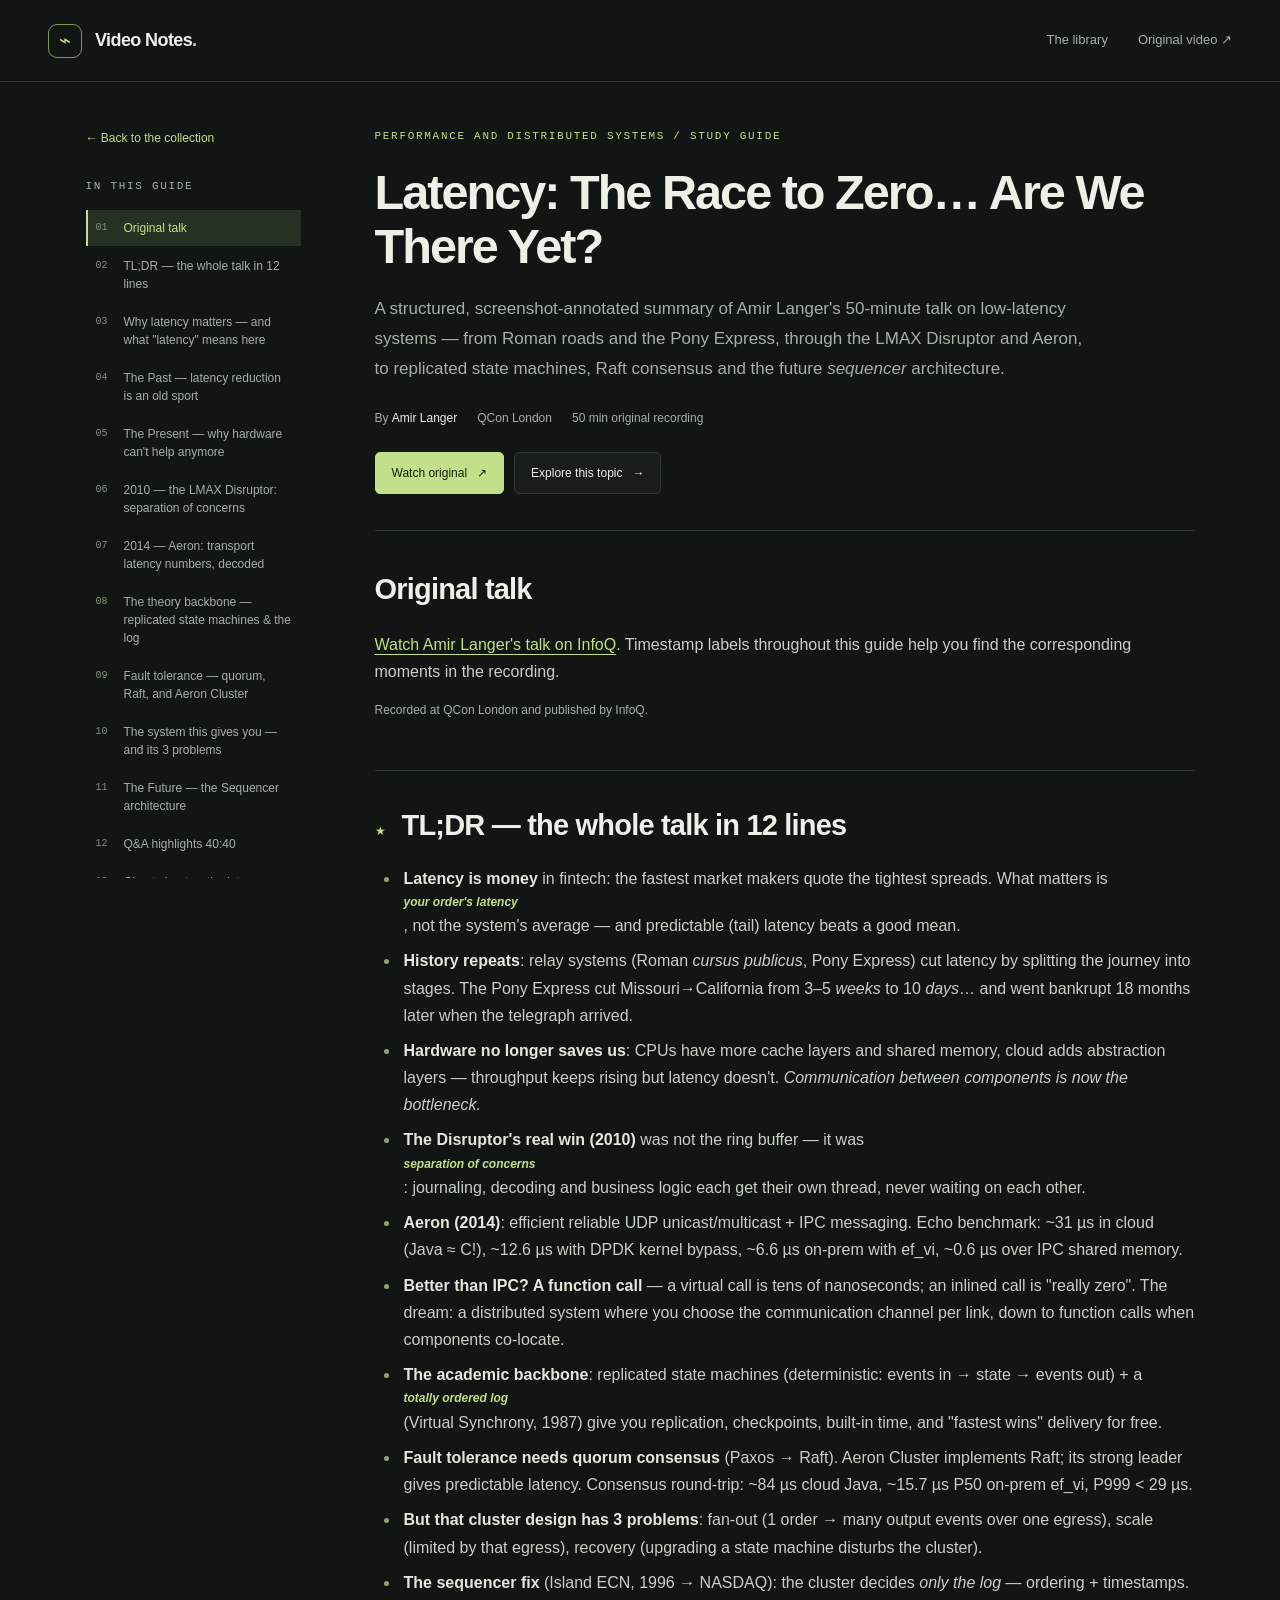
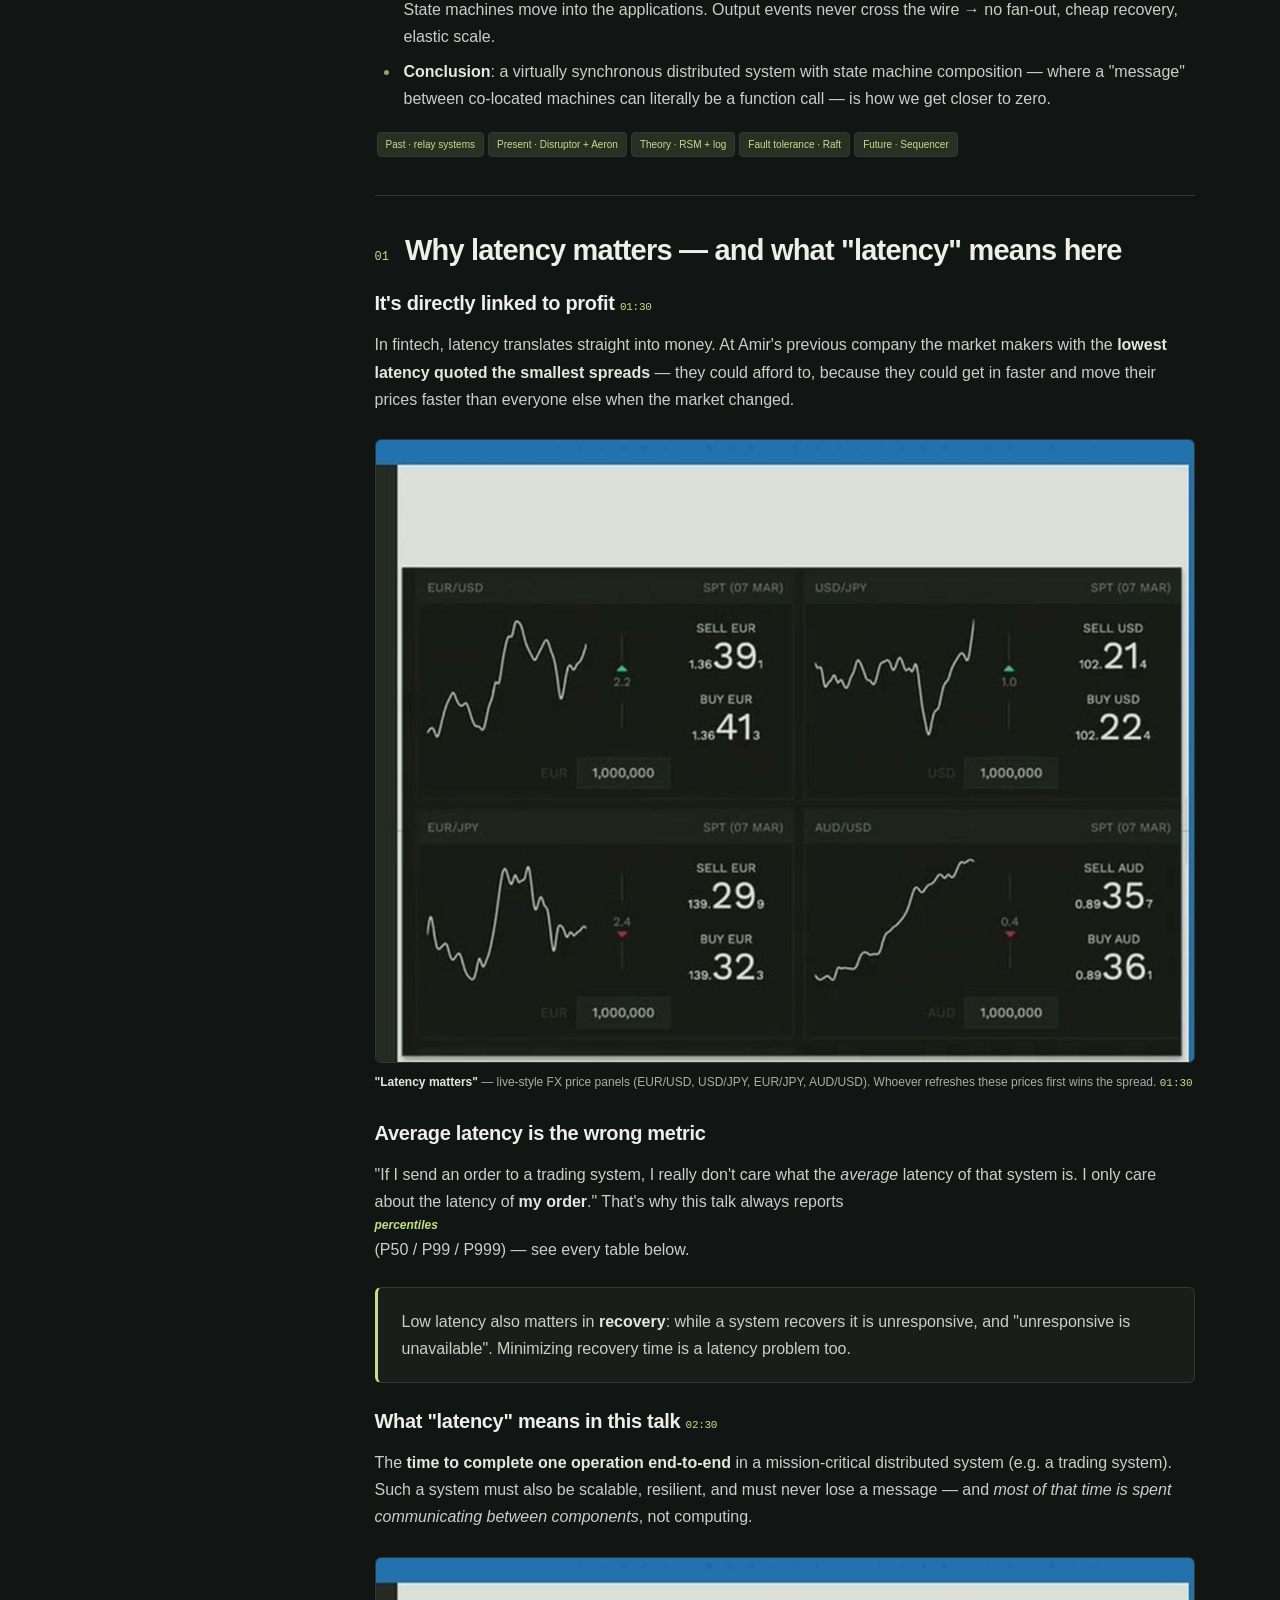
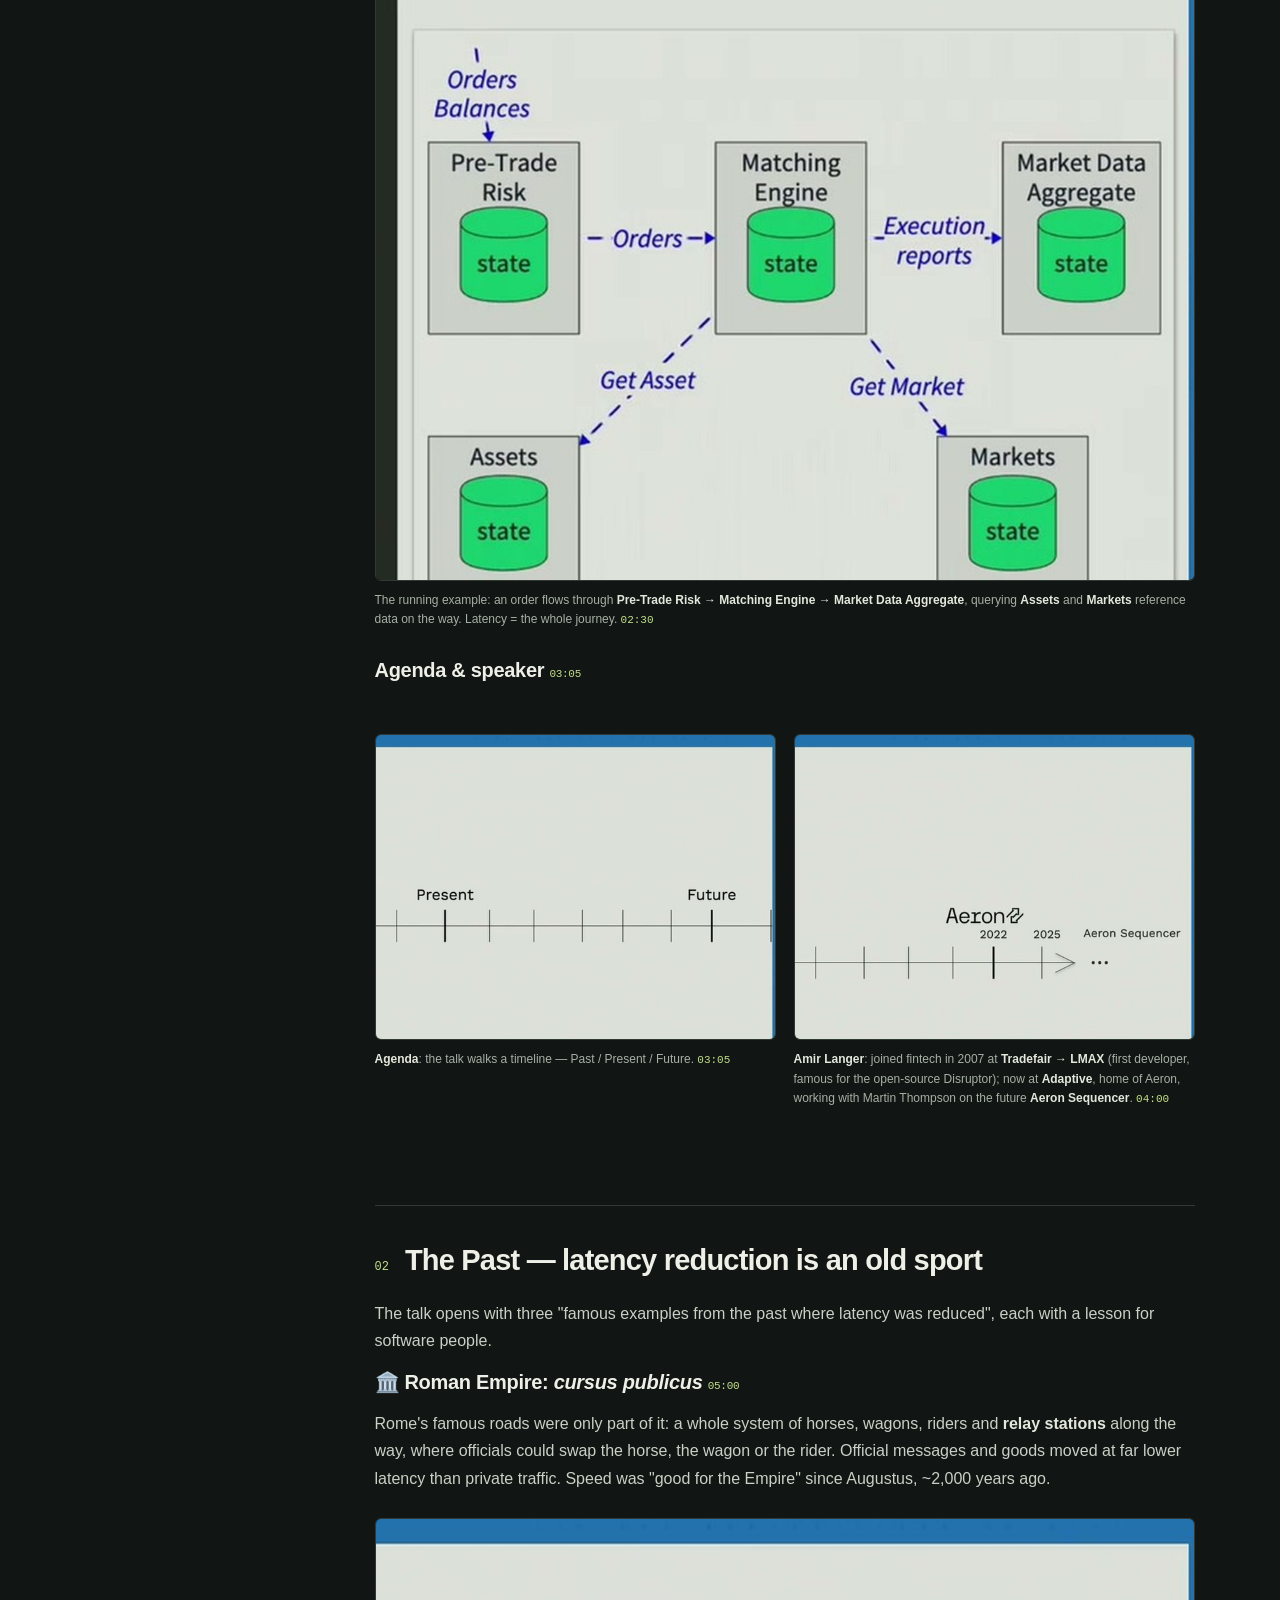
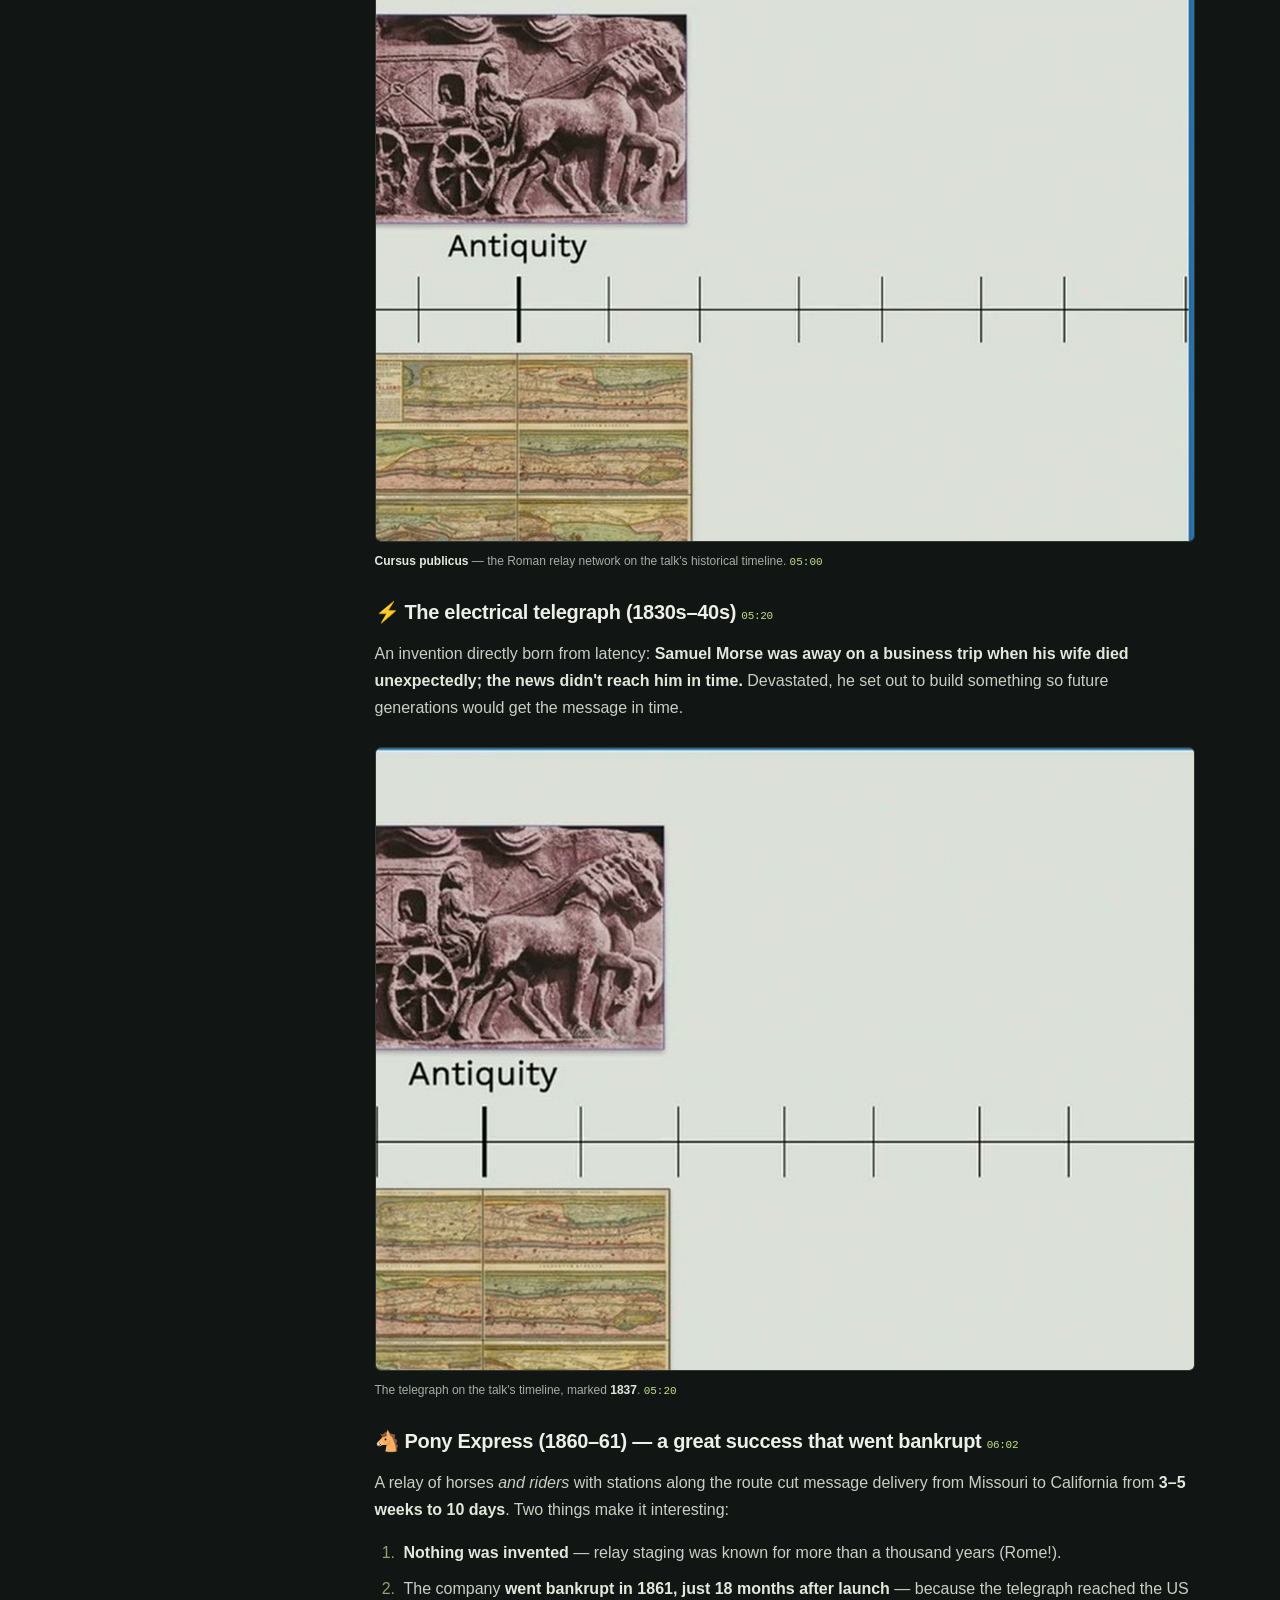
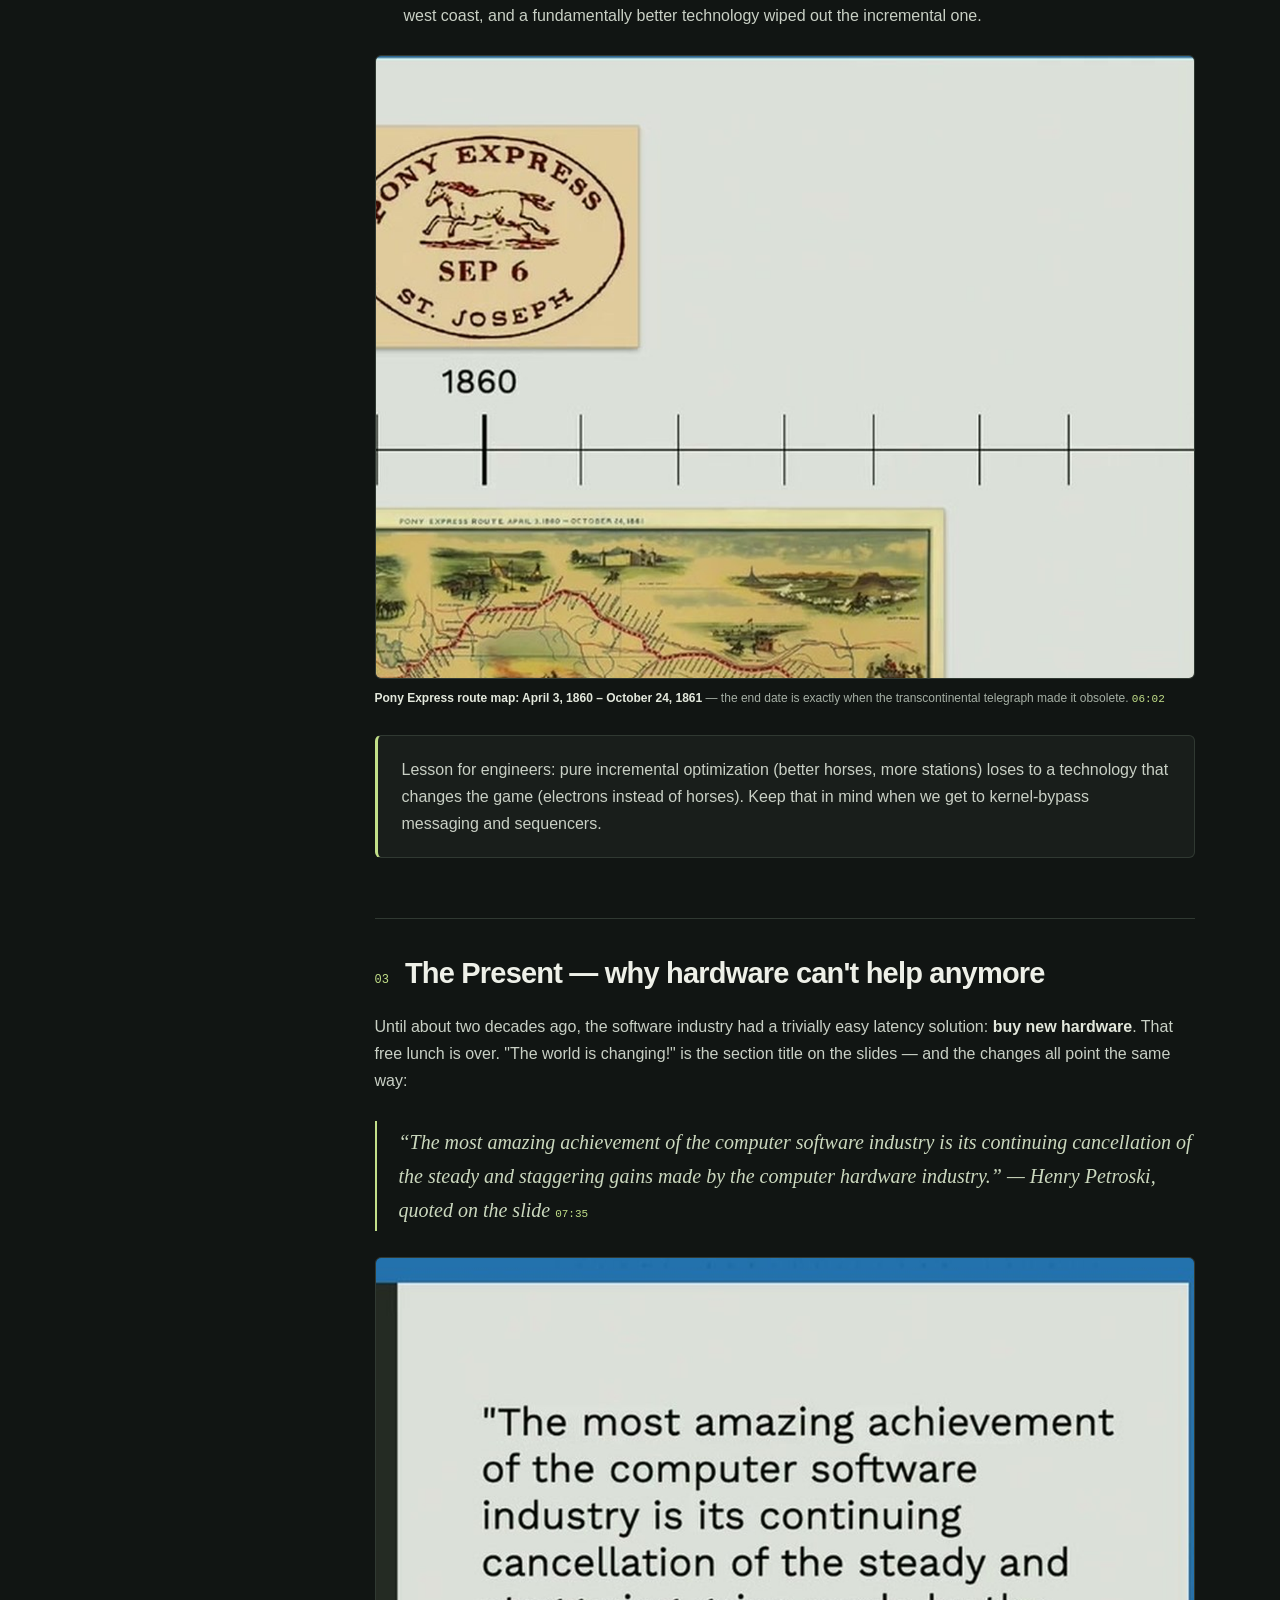
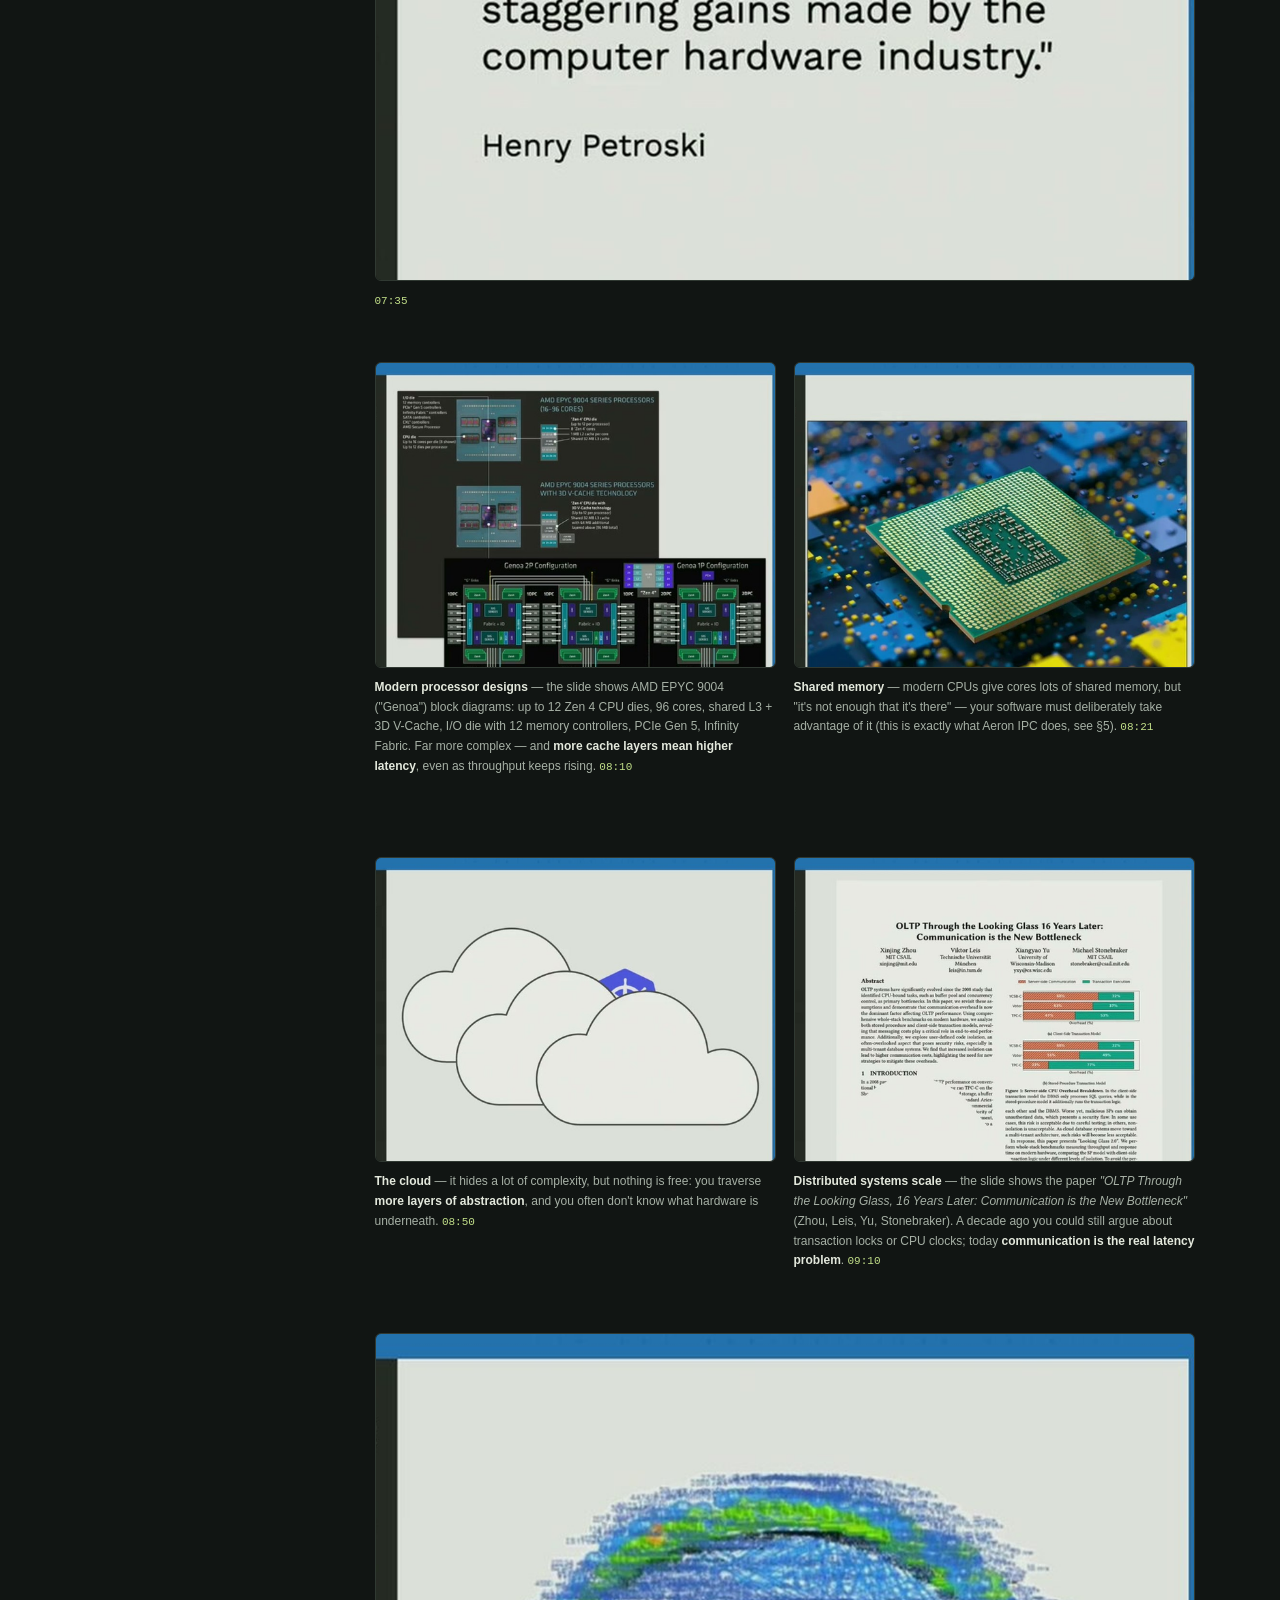
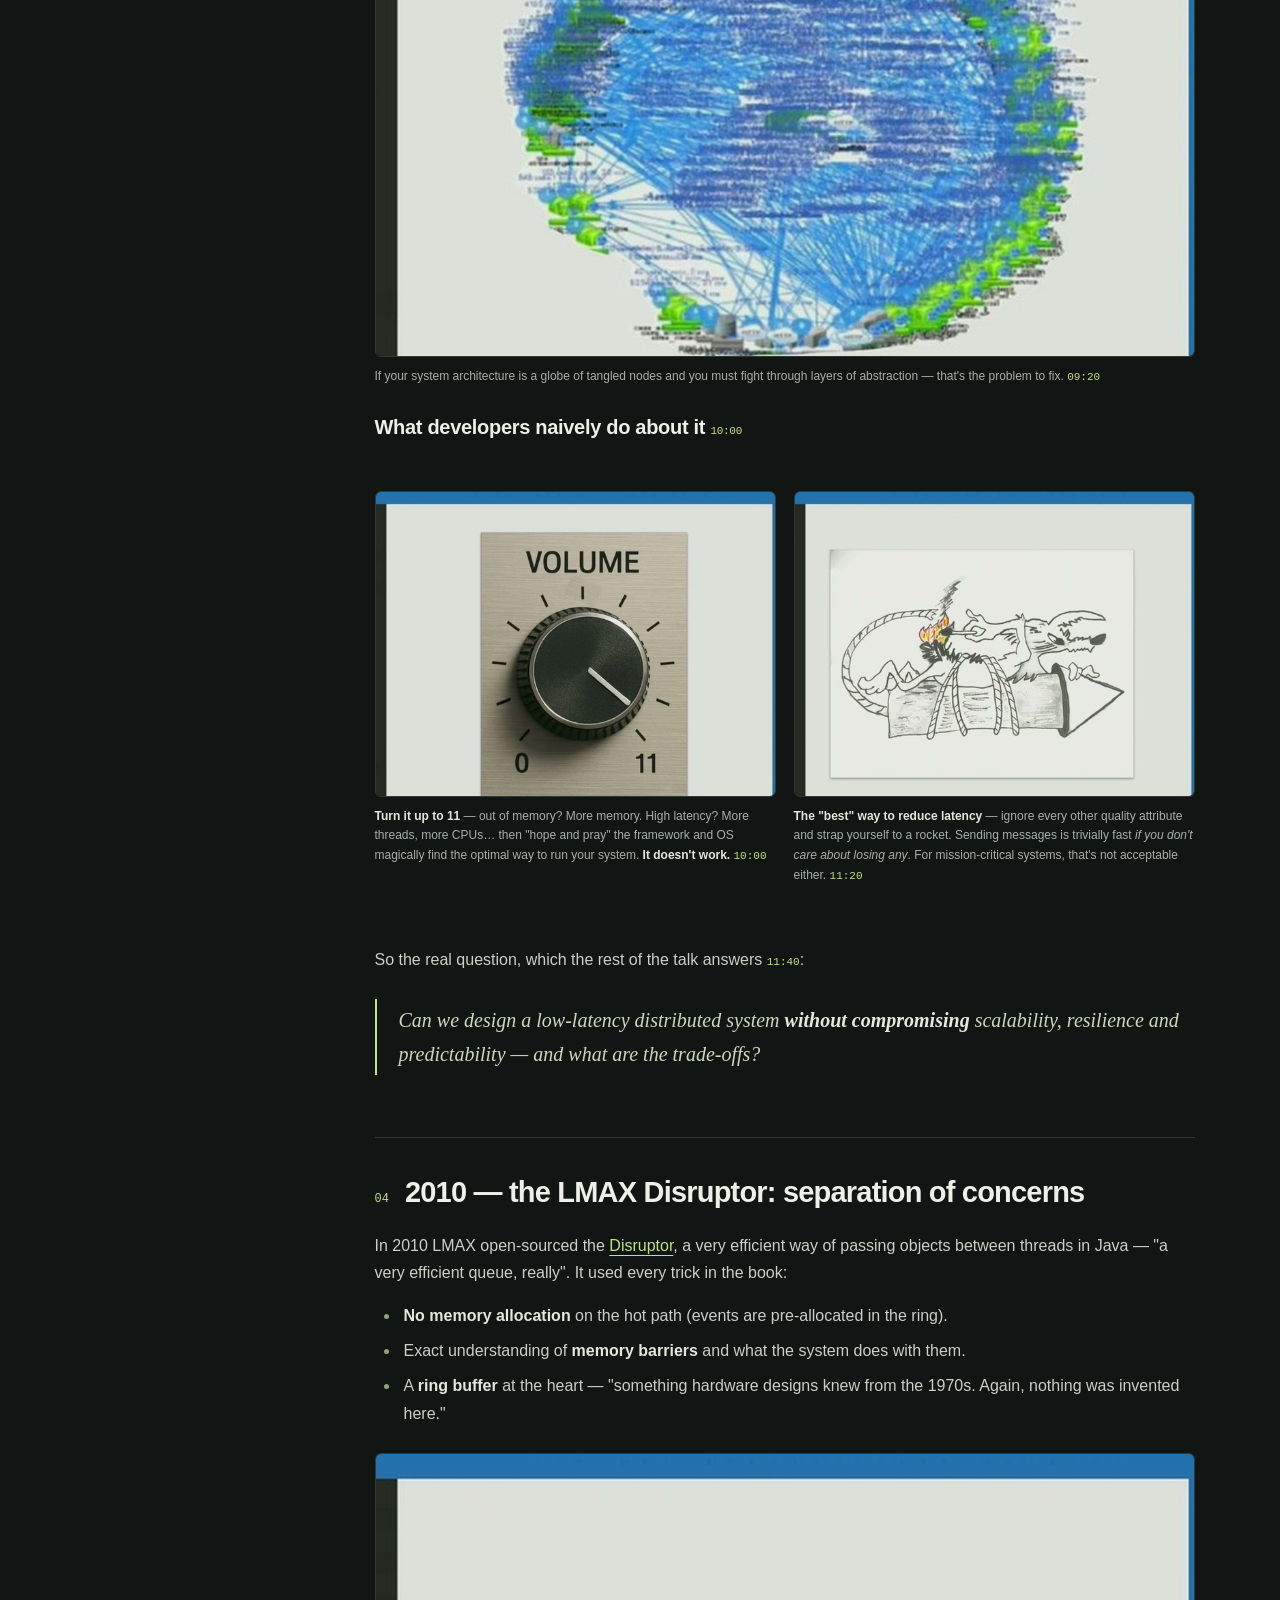
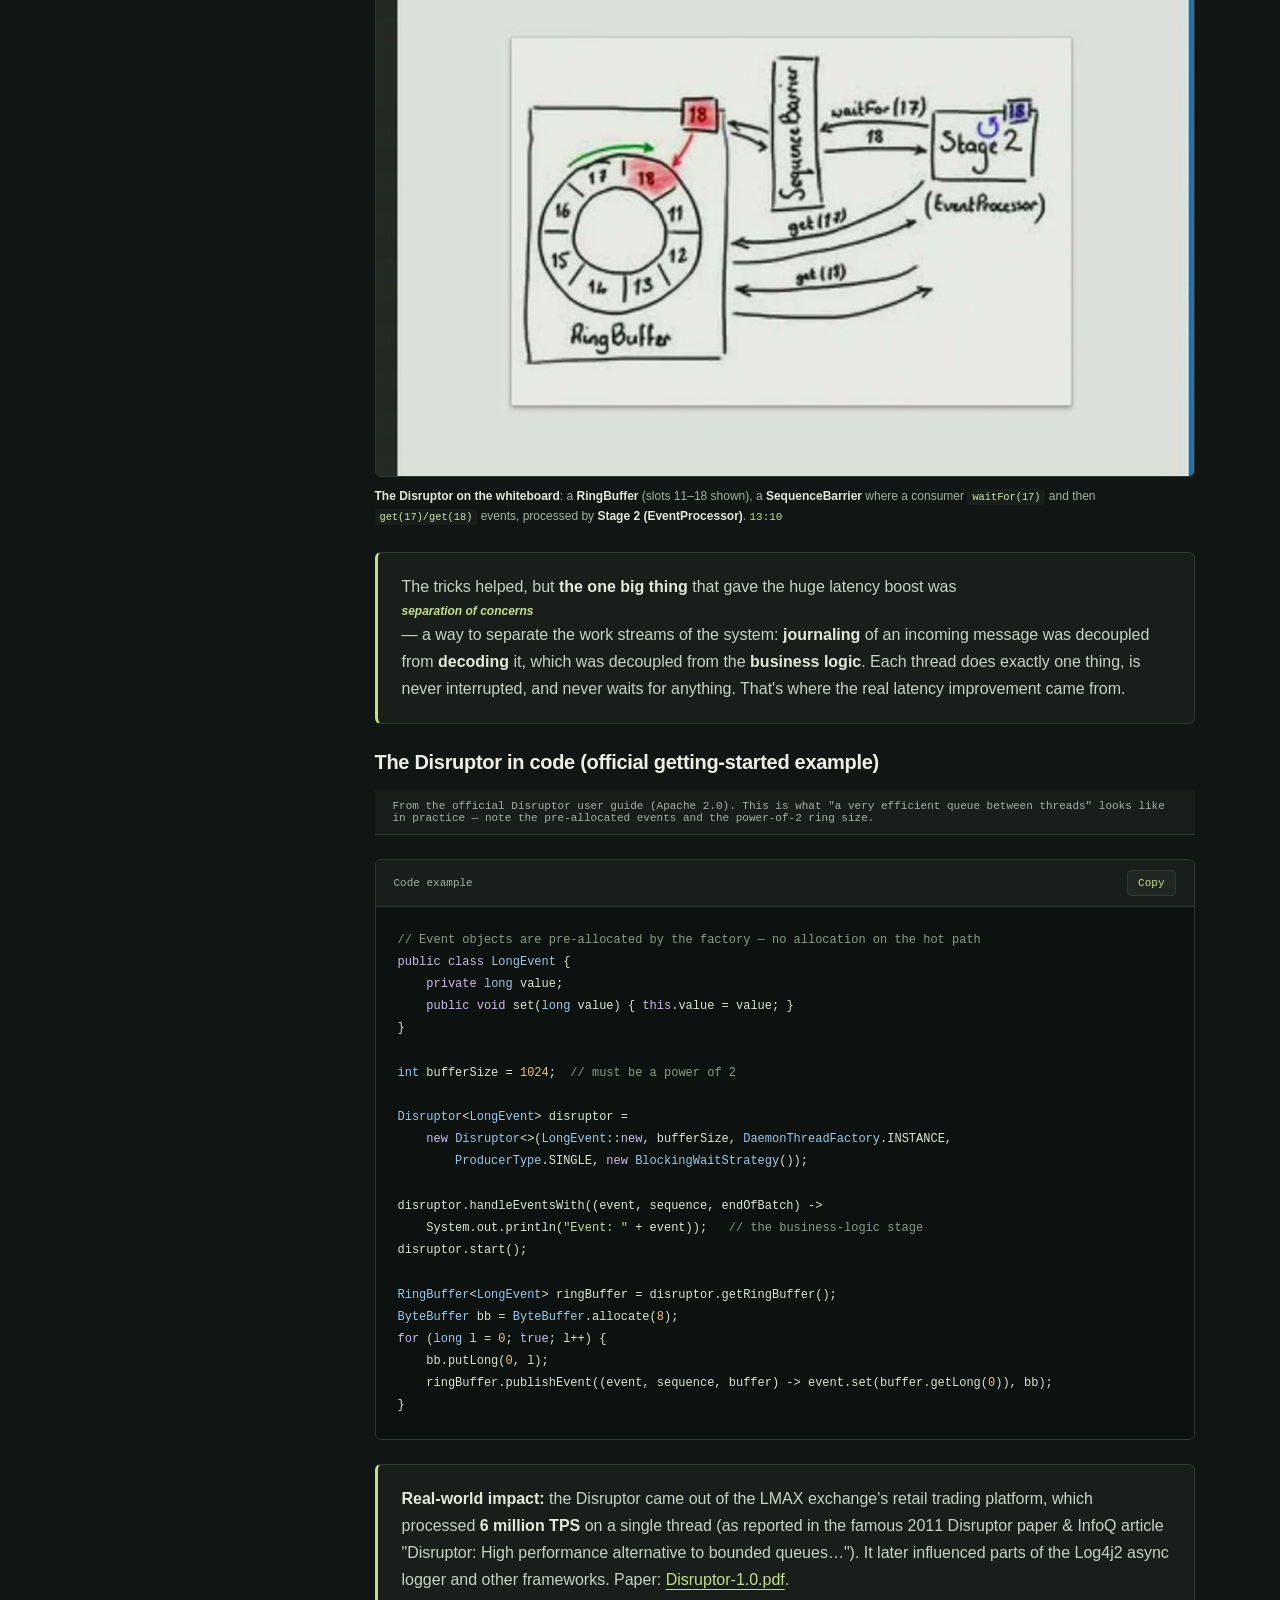
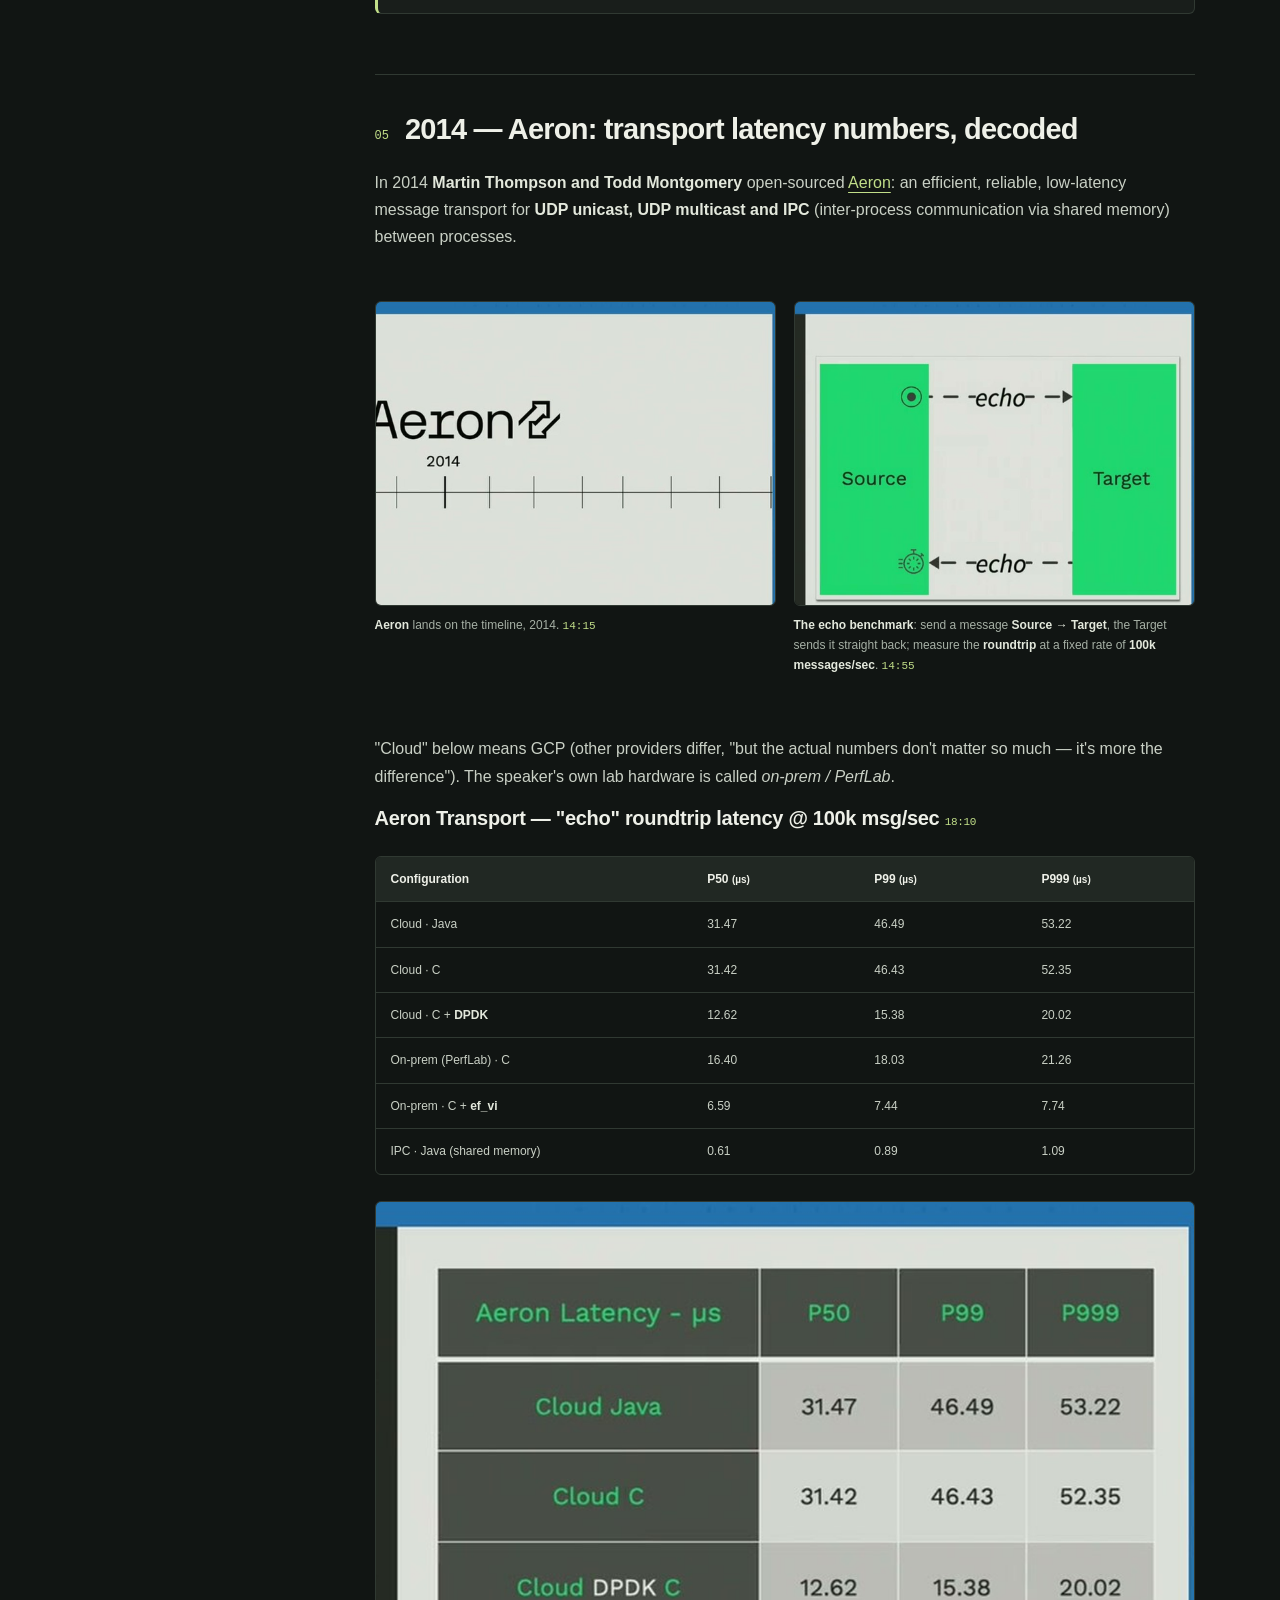
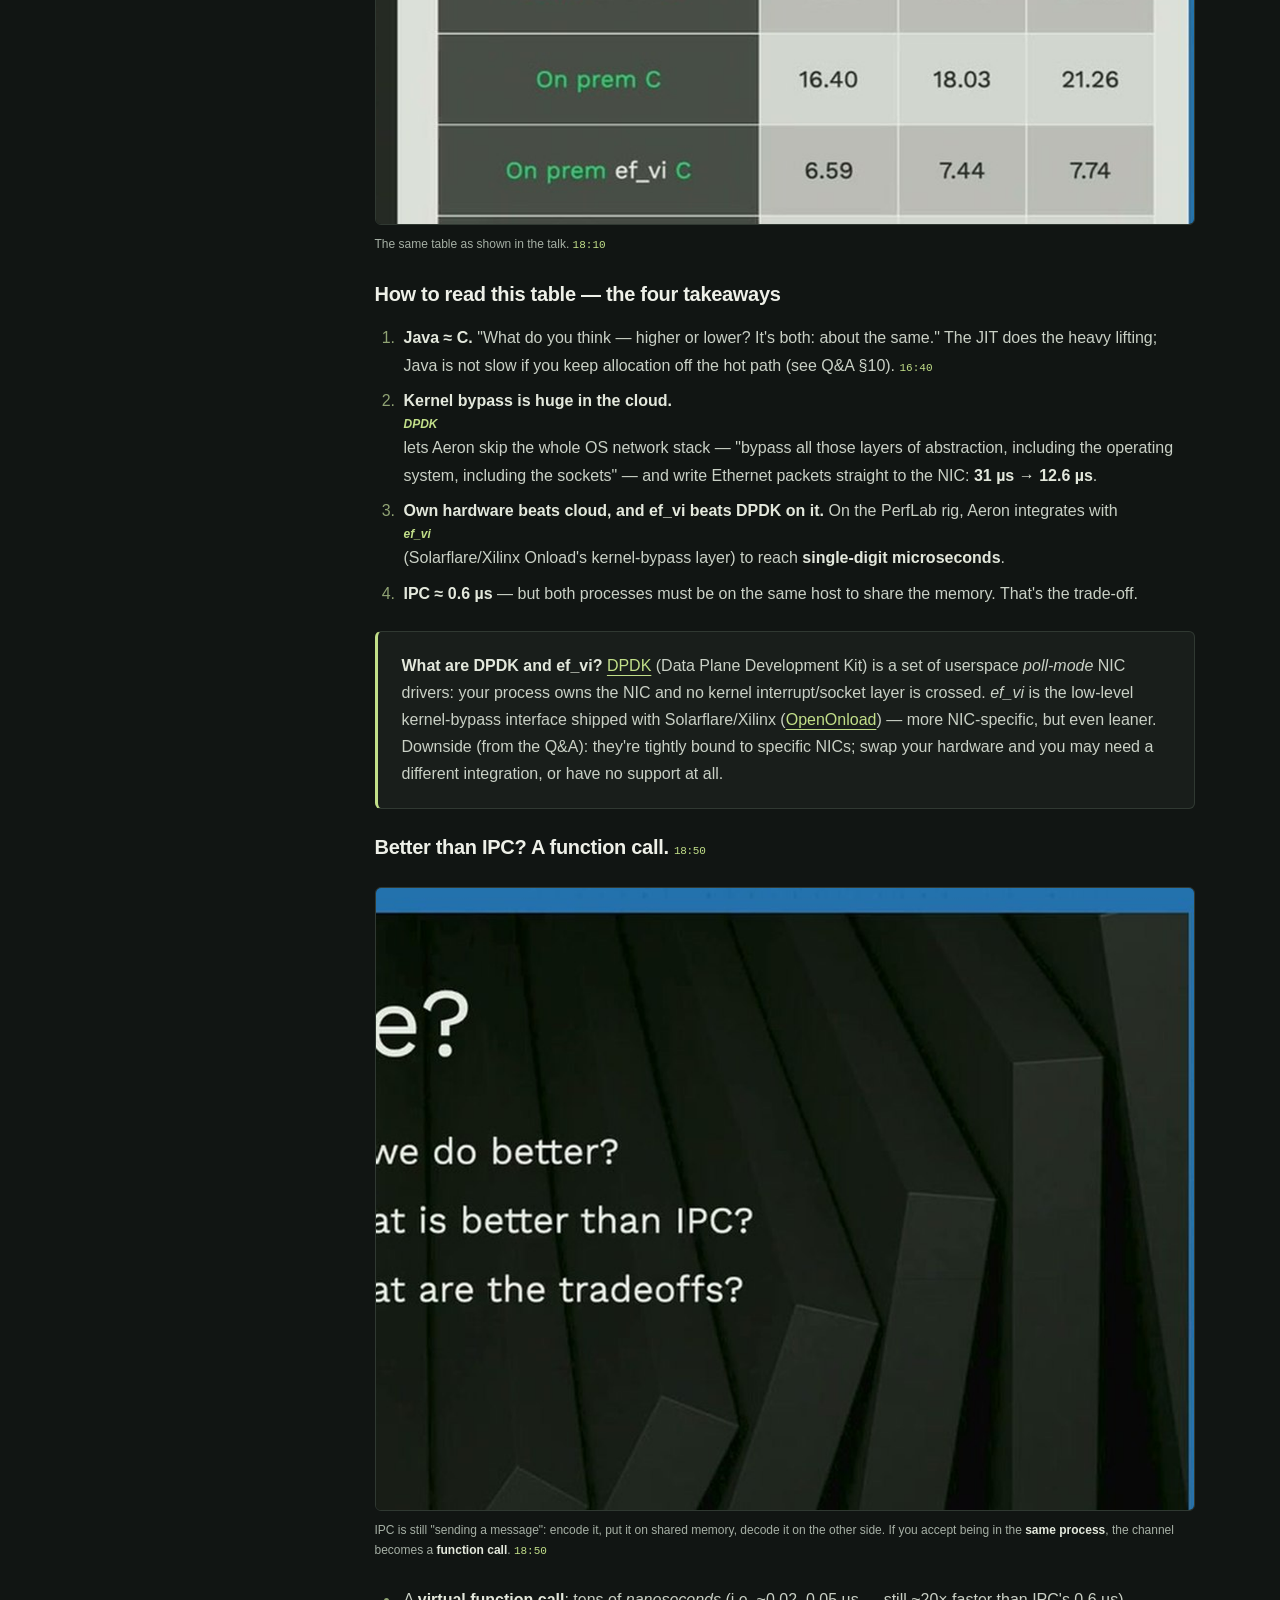
<file: Latency_the_race_to_zero/index.html>
<!doctype html>
<html lang="en">
<head>
<meta charset="utf-8"><meta name="viewport" content="width=device-width, initial-scale=1">
<meta name="description" content="Trace the pursuit of lower latency through the Disruptor, Aeron, replicated state machines, consensus, and the sequencer architecture."><meta name="theme-color" content="#111513">
<title>Latency: The Race to Zero… Are We There Yet? — Video Notes</title>
<link rel="icon" href="../assets/favicon.svg" type="image/svg+xml"><link rel="stylesheet" href="../assets/site.css">
<script src="../assets/site.js" defer></script>
</head>
<body class="guide-page" id="top">
<a class="skip-link" href="#study-guide">Skip to the study guide</a><div class="reading-progress" aria-hidden="true"></div>
<header class="site-bar"><div class="site-bar-inner">
<a class="site-brand" href="../index.html" aria-label="Video Notes home"><span class="brand-mark" aria-hidden="true">⌁</span><span>Video Notes<span class="brand-dot">.</span></span></a>
<nav class="site-nav" aria-label="Site navigation"><a href="../index.html#library">The library</a><a href="https://www.infoq.com/presentations/latency-race-zero/">Original video ↗</a></nav>
</div></header>
<div class="guide-layout">
<aside class="guide-sidebar"><a class="back-library" href="../index.html#performance-and-distributed-systems">← Back to the collection</a><span class="section-label">In this guide</span>
<nav class="guide-toc" aria-label="Chapters"><a href="#heading-01"><span>01</span><span>Original talk</span></a><a href="#heading-02"><span>02</span><span>TL;DR — the whole talk in 12 lines</span></a><a href="#heading-03"><span>03</span><span>Why latency matters — and what &quot;latency&quot; means here</span></a><a href="#heading-04"><span>04</span><span>The Past — latency reduction is an old sport</span></a><a href="#heading-05"><span>05</span><span>The Present — why hardware can&#x27;t help anymore</span></a><a href="#heading-06"><span>06</span><span>2010 — the LMAX Disruptor: separation of concerns</span></a><a href="#heading-07"><span>07</span><span>2014 — Aeron: transport latency numbers, decoded</span></a><a href="#heading-08"><span>08</span><span>The theory backbone — replicated state machines &amp; the log</span></a><a href="#heading-09"><span>09</span><span>Fault tolerance — quorum, Raft, and Aeron Cluster</span></a><a href="#heading-10"><span>10</span><span>The system this gives you — and its 3 problems</span></a><a href="#heading-11"><span>11</span><span>The Future — the Sequencer architecture</span></a><a href="#heading-12"><span>12</span><span>Q&amp;A highlights 40:40</span></a><a href="#heading-13"><span>13</span><span>Cheat sheet — the latency ladder (P50, echo roundtrip)</span></a><a href="#heading-14"><span>14</span><span>Glossary</span></a><a href="#heading-15"><span>15</span><span>Resources</span></a></nav><p class="sidebar-note">Read at your own pace.<br>Keep the original talk close.</p></aside>
<main class="guide-main" id="study-guide">
<header class="guide-hero"><span class="eyebrow">Performance and distributed systems / Study guide</span>
<h1>Latency: The Race to Zero… Are We There Yet?</h1><p class="guide-description">A structured, screenshot-annotated summary of Amir Langer's 50-minute talk on low-latency systems — from Roman roads and the Pony Express, through the LMAX Disruptor and Aeron, to replicated state machines, Raft consensus and the future <em>sequencer</em> architecture.</p>
<div class="guide-meta"><span>By <strong>Amir Langer</strong></span><span>QCon London</span><span>50 min original recording</span></div>
<div class="guide-actions"><a class="button primary" href="https://www.infoq.com/presentations/latency-race-zero/">Watch original <span aria-hidden="true">↗</span></a><a class="button" href="../index.html#performance-and-distributed-systems">Explore this topic <span aria-hidden="true">→</span></a></div>
</header>
<details class="mobile-contents"><summary>Contents · 15 sections</summary><nav class="guide-toc" aria-label="Chapters on mobile"><a href="#heading-01"><span>01</span><span>Original talk</span></a><a href="#heading-02"><span>02</span><span>TL;DR — the whole talk in 12 lines</span></a><a href="#heading-03"><span>03</span><span>Why latency matters — and what &quot;latency&quot; means here</span></a><a href="#heading-04"><span>04</span><span>The Past — latency reduction is an old sport</span></a><a href="#heading-05"><span>05</span><span>The Present — why hardware can&#x27;t help anymore</span></a><a href="#heading-06"><span>06</span><span>2010 — the LMAX Disruptor: separation of concerns</span></a><a href="#heading-07"><span>07</span><span>2014 — Aeron: transport latency numbers, decoded</span></a><a href="#heading-08"><span>08</span><span>The theory backbone — replicated state machines &amp; the log</span></a><a href="#heading-09"><span>09</span><span>Fault tolerance — quorum, Raft, and Aeron Cluster</span></a><a href="#heading-10"><span>10</span><span>The system this gives you — and its 3 problems</span></a><a href="#heading-11"><span>11</span><span>The Future — the Sequencer architecture</span></a><a href="#heading-12"><span>12</span><span>Q&amp;A highlights 40:40</span></a><a href="#heading-13"><span>13</span><span>Cheat sheet — the latency ladder (P50, echo roundtrip)</span></a><a href="#heading-14"><span>14</span><span>Glossary</span></a><a href="#heading-15"><span>15</span><span>Resources</span></a></nav></details>
<div class="guide-content">

<!-- ============ VIDEO ============ -->
<section id="video"><h2 id="heading-01">Original talk</h2><p><a href="https://www.infoq.com/presentations/latency-race-zero/">Watch Amir Langer's talk on InfoQ</a>. Timestamp labels throughout this guide help you find the corresponding moments in the recording.</p><p class="src">Recorded at QCon London and published by InfoQ.</p></section>

<!-- ============ TLDR ============ -->
<section class="card tldr" id="tldr">
  <div class="sec-head"><span class="sec-num">★</span><h2 id="heading-02">TL;DR — the whole talk in 12 lines</h2></div>
  <ul>
    <li><strong>Latency is money</strong> in fintech: the fastest market makers quote the tightest spreads. What matters is <em class="term">your order's latency</em>, not the system's average — and predictable (tail) latency beats a good mean.</li>
    <li><strong>History repeats</strong>: relay systems (Roman <em>cursus publicus</em>, Pony Express) cut latency by splitting the journey into stages. The Pony Express cut Missouri→California from 3–5 <em>weeks</em> to 10 <em>days</em>… and went bankrupt 18 months later when the telegraph arrived.</li>
    <li><strong>Hardware no longer saves us</strong>: CPUs have more cache layers and shared memory, cloud adds abstraction layers — throughput keeps rising but latency doesn't. <em>Communication between components is now the bottleneck.</em></li>
    <li><strong>The Disruptor's real win (2010)</strong> was not the ring buffer — it was <em class="term">separation of concerns</em>: journaling, decoding and business logic each get their own thread, never waiting on each other.</li>
    <li><strong>Aeron (2014)</strong>: efficient reliable UDP unicast/multicast + IPC messaging. Echo benchmark: ~31 µs in cloud (Java ≈ C!), ~12.6 µs with DPDK kernel bypass, ~6.6 µs on-prem with ef_vi, ~0.6 µs over IPC shared memory.</li>
    <li><strong>Better than IPC? A function call</strong> — a virtual call is tens of nanoseconds; an inlined call is "really zero". The dream: a distributed system where you choose the communication channel per link, down to function calls when components co-locate.</li>
    <li><strong>The academic backbone</strong>: replicated state machines (deterministic: events in → state → events out) + a <em class="term">totally ordered log</em> (Virtual Synchrony, 1987) give you replication, checkpoints, built-in time, and "fastest wins" delivery for free.</li>
    <li><strong>Fault tolerance needs quorum consensus</strong> (Paxos → Raft). Aeron Cluster implements Raft; its strong leader gives predictable latency. Consensus round-trip: ~84 µs cloud Java, ~15.7 µs P50 on-prem ef_vi, P999 &lt; 29 µs.</li>
    <li><strong>But that cluster design has 3 problems</strong>: fan-out (1 order → many output events over one egress), scale (limited by that egress), recovery (upgrading a state machine disturbs the cluster).</li>
    <li><strong>The sequencer fix</strong> (Island ECN, 1996 → NASDAQ): the cluster decides <em>only the log</em> — ordering + timestamps. State machines move into the applications. Output events never cross the wire → no fan-out, cheap recovery, elastic scale.</li>
    <li><strong>Conclusion</strong>: a virtually synchronous distributed system with state machine composition — where a "message" between co-located machines can literally be a function call — is how we get closer to zero.</li>
  </ul>
  <div class="pill-row">
    <span class="pill">Past · relay systems</span><span class="pill">Present · Disruptor + Aeron</span><span class="pill">Theory · RSM + log</span><span class="pill">Fault tolerance · Raft</span><span class="pill">Future · Sequencer</span>
  </div>
</section>

<!-- ============ 1 WHY ============ -->
<section class="card" id="why">
  <div class="sec-head"><span class="sec-num">01</span><h2 id="heading-03">Why latency matters — and what "latency" means here</h2></div>

  <h3>It's directly linked to profit <span class="ts" data-t="90">01:30</span></h3>
  <p>In fintech, latency translates straight into money. At Amir's previous company the market makers with the <strong>lowest latency quoted the smallest spreads</strong> — they could afford to, because they could get in faster and move their prices faster than everyone else when the market changed.</p>
  <figure class="shot">
    <img src="assets/screenshots/02_latency_matters_fx.png" alt="Four FX trading panels with bid/ask prices" loading="lazy">
    <figcaption><b>"Latency matters"</b> — live-style FX price panels (EUR/USD, USD/JPY, EUR/JPY, AUD/USD). Whoever refreshes these prices first wins the spread. <span class="ts" data-t="90">01:30</span></figcaption>
  </figure>

  <h3>Average latency is the wrong metric</h3>
  <p>"If I send an order to a trading system, I really don't care what the <em>average</em> latency of that system is. I only care about the latency of <strong>my order</strong>." That's why this talk always reports <em class="term">percentiles</em> (P50 / P99 / P999) — see every table below.</p>
  <div class="callout talk">Low latency also matters in <strong>recovery</strong>: while a system recovers it is unresponsive, and "unresponsive is unavailable". Minimizing recovery time is a latency problem too.</div>

  <h3>What "latency" means in this talk <span class="ts" data-t="150">02:30</span></h3>
  <p>The <strong>time to complete one operation end-to-end</strong> in a mission-critical distributed system (e.g. a trading system). Such a system must also be scalable, resilient, and must never lose a message — and <em>most of that time is spent communicating between components</em>, not computing.</p>
  <figure class="shot">
    <img src="assets/screenshots/03_latency_definition_system.png" alt="Trading system: orders flow through Pre-Trade Risk, Matching Engine, Market Data Aggregate, with Assets and Markets reference data" loading="lazy">
    <figcaption>The running example: an order flows through <b>Pre-Trade Risk → Matching Engine → Market Data Aggregate</b>, querying <b>Assets</b> and <b>Markets</b> reference data on the way. Latency = the whole journey. <span class="ts" data-t="150">02:30</span></figcaption>
  </figure>

  <h3>Agenda &amp; speaker <span class="ts" data-t="185">03:05</span></h3>
  <div class="grid2">
    <figure class="shot">
      <img src="assets/screenshots/04_agenda.png" alt="Agenda timeline: Past, Present, Future" loading="lazy">
      <figcaption><b>Agenda</b>: the talk walks a timeline — Past / Present / Future. <span class="ts" data-t="185">03:05</span></figcaption>
    </figure>
    <figure class="shot">
      <img src="assets/screenshots/05_bio_timeline.png" alt="Amir Langer career timeline" loading="lazy">
      <figcaption><b>Amir Langer</b>: joined fintech in 2007 at <b>Tradefair → LMAX</b> (first developer, famous for the open-source Disruptor); now at <b>Adaptive</b>, home of Aeron, working with Martin Thompson on the future <b>Aeron Sequencer</b>. <span class="ts" data-t="240">04:00</span></figcaption>
    </figure>
  </div>
</section>

<!-- ============ 2 PAST ============ -->
<section class="card" id="past">
  <div class="sec-head"><span class="sec-num">02</span><h2 id="heading-04">The Past — latency reduction is an old sport</h2></div>
  <p>The talk opens with three "famous examples from the past where latency was reduced", each with a lesson for software people.</p>

  <h3>🏛️ Roman Empire: <em>cursus publicus</em> <span class="ts" data-t="300">05:00</span></h3>
  <p>Rome's famous roads were only part of it: a whole system of horses, wagons, riders and <strong>relay stations</strong> along the way, where officials could swap the horse, the wagon or the rider. Official messages and goods moved at far lower latency than private traffic. Speed was "good for the Empire" since Augustus, ~2,000 years ago.</p>
  <figure class="shot">
    <img src="assets/screenshots/06_cursus_publicus.png" alt="Cursus publicus slide with Roman relief and route map" loading="lazy">
    <figcaption><b>Cursus publicus</b> — the Roman relay network on the talk's historical timeline. <span class="ts" data-t="300">05:00</span></figcaption>
  </figure>

  <h3>⚡ The electrical telegraph (1830s–40s) <span class="ts" data-t="320">05:20</span></h3>
  <p>An invention directly born from latency: <strong>Samuel Morse was away on a business trip when his wife died unexpectedly; the news didn't reach him in time.</strong> Devastated, he set out to build something so future generations would get the message in time.</p>
  <figure class="shot">
    <img src="assets/screenshots/07_telegraph_1837.png" alt="Telegraph instrument on the timeline, marked 1837" loading="lazy">
    <figcaption>The telegraph on the talk's timeline, marked <b>1837</b>. <span class="ts" data-t="320">05:20</span></figcaption>
  </figure>

  <h3>🐴 Pony Express (1860–61) — a great success that went bankrupt <span class="ts" data-t="362">06:02</span></h3>
  <p>A relay of horses <em>and riders</em> with stations along the route cut message delivery from Missouri to California from <strong>3–5 weeks to 10 days</strong>. Two things make it interesting:</p>
  <ol>
    <li><strong>Nothing was invented</strong> — relay staging was known for more than a thousand years (Rome!).</li>
    <li>The company <strong>went bankrupt in 1861, just 18 months after launch</strong> — because the telegraph reached the US west coast, and a fundamentally better technology wiped out the incremental one.</li>
  </ol>
  <figure class="shot">
    <img src="assets/screenshots/08_pony_express.png" alt="Pony Express stamp and route map, April 3 1860 to October 24 1861" loading="lazy">
    <figcaption><b>Pony Express route map: April 3, 1860 – October 24, 1861</b> — the end date is exactly when the transcontinental telegraph made it obsolete. <span class="ts" data-t="362">06:02</span></figcaption>
  </figure>
  <div class="callout talk">Lesson for engineers: pure incremental optimization (better horses, more stations) loses to a technology that changes the game (electrons instead of horses). Keep that in mind when we get to kernel-bypass messaging and sequencers.</div>
</section>

<!-- ============ 3 PRESENT ============ -->
<section class="card" id="present">
  <div class="sec-head"><span class="sec-num">03</span><h2 id="heading-05">The Present — why hardware can't help anymore</h2></div>

  <p>Until about two decades ago, the software industry had a trivially easy latency solution: <strong>buy new hardware</strong>. That free lunch is over. "The world is changing!" is the section title on the slides — and the changes all point the same way:</p>

  <blockquote>
    “The most amazing achievement of the computer software industry is its continuing cancellation of the steady and staggering gains made by the computer hardware industry.”
    <span class="who">— Henry Petroski, quoted on the slide <span class="ts" data-t="455">07:35</span></span>
  </blockquote>
  <figure class="shot">
    <img src="assets/screenshots/09_petroski_quote.png" alt="Henry Petroski quote slide" loading="lazy">
    <figcaption><span class="ts" data-t="455">07:35</span></figcaption>
  </figure>

  <div class="grid2">
    <figure class="shot">
      <img src="assets/screenshots/10_modern_processors.png" alt="AMD EPYC 9004 series processor block diagrams" loading="lazy">
      <figcaption><b>Modern processor designs</b> — the slide shows AMD EPYC 9004 ("Genoa") block diagrams: up to 12 Zen 4 CPU dies, 96 cores, shared L3 + 3D V-Cache, I/O die with 12 memory controllers, PCIe Gen 5, Infinity Fabric. Far more complex — and <strong>more cache layers mean higher latency</strong>, even as throughput keeps rising. <span class="ts" data-t="490">08:10</span></figcaption>
    </figure>
    <figure class="shot">
      <img src="assets/screenshots/11_shared_memory.png" alt="CPU package photo" loading="lazy">
      <figcaption><b>Shared memory</b> — modern CPUs give cores lots of shared memory, but "it's not enough that it's there" — your software must deliberately take advantage of it (this is exactly what Aeron IPC does, see §5). <span class="ts" data-t="501">08:21</span></figcaption>
    </figure>
    <figure class="shot">
      <img src="assets/screenshots/12_cloud.png" alt="Cloud illustration" loading="lazy">
      <figcaption><b>The cloud</b> — it hides a lot of complexity, but nothing is free: you traverse <strong>more layers of abstraction</strong>, and you often don't know what hardware is underneath. <span class="ts" data-t="530">08:50</span></figcaption>
    </figure>
    <figure class="shot">
      <img src="assets/screenshots/13_oltp_paper.png" alt="OLTP Through the Looking Glass 16 Years Later paper" loading="lazy">
      <figcaption><b>Distributed systems scale</b> — the slide shows the paper <i>"OLTP Through the Looking Glass, 16 Years Later: Communication is the New Bottleneck"</i> (Zhou, Leis, Yu, Stonebraker). A decade ago you could still argue about transaction locks or CPU clocks; today <strong>communication is the real latency problem</strong>. <span class="ts" data-t="550">09:10</span></figcaption>
    </figure>
  </div>
  <figure class="shot">
    <img src="assets/screenshots/14_distributed_scale.png" alt="Globe of interconnected nodes" loading="lazy">
    <figcaption>If your system architecture is a globe of tangled nodes and you must fight through layers of abstraction — that's the problem to fix. <span class="ts" data-t="560">09:20</span></figcaption>
  </figure>

  <h3>What developers naively do about it <span class="ts" data-t="600">10:00</span></h3>
  <div class="grid2">
    <figure class="shot">
      <img src="assets/screenshots/15_volume_knob.png" alt="Volume knob that goes to 11" loading="lazy">
      <figcaption><b>Turn it up to 11</b> — out of memory? More memory. High latency? More threads, more CPUs… then "hope and pray" the framework and OS magically find the optimal way to run your system. <strong>It doesn't work.</strong> <span class="ts" data-t="600">10:00</span></figcaption>
    </figure>
    <figure class="shot">
      <img src="assets/screenshots/16_rocket.png" alt="Hand-drawn sketch of an animal strapped to a rocket" loading="lazy">
      <figcaption><b>The "best" way to reduce latency</b> — ignore every other quality attribute and strap yourself to a rocket. Sending messages is trivially fast <em>if you don't care about losing any</em>. For mission-critical systems, that's not acceptable either. <span class="ts" data-t="680">11:20</span></figcaption>
    </figure>
  </div>
  <p>So the real question, which the rest of the talk answers <span class="ts" data-t="700">11:40</span>:</p>
  <blockquote>Can we design a low-latency distributed system <strong>without compromising</strong> scalability, resilience and predictability — and what are the trade-offs?</blockquote>
</section>

<!-- ============ 4 DISRUPTOR ============ -->
<section class="card" id="disruptor">
  <div class="sec-head"><span class="sec-num">04</span><h2 id="heading-06">2010 — the LMAX Disruptor: separation of concerns</h2></div>

  <p>In 2010 LMAX open-sourced the <a href="https://github.com/LMAX-Exchange/disruptor" target="_blank" rel="noopener">Disruptor</a>, a very efficient way of passing objects between threads in Java — "a very efficient queue, really". It used every trick in the book:</p>
  <ul>
    <li><strong>No memory allocation</strong> on the hot path (events are pre-allocated in the ring).</li>
    <li>Exact understanding of <strong>memory barriers</strong> and what the system does with them.</li>
    <li>A <strong>ring buffer</strong> at the heart — "something hardware designs knew from the 1970s. Again, nothing was invented here."</li>
  </ul>
  <figure class="shot">
    <img src="assets/screenshots/18_disruptor.png" alt="Hand-drawn Disruptor ring buffer diagram with SequenceBarrier and Stage 2 EventProcessor" loading="lazy">
    <figcaption><b>The Disruptor on the whiteboard</b>: a <b>RingBuffer</b> (slots 11–18 shown), a <b>SequenceBarrier</b> where a consumer <code class="inline">waitFor(17)</code> and then <code class="inline">get(17)/get(18)</code> events, processed by <b>Stage 2 (EventProcessor)</b>. <span class="ts" data-t="790">13:10</span></figcaption>
  </figure>

  <div class="callout talk">
    The tricks helped, but <strong>the one big thing</strong> that gave the huge latency boost was <em class="term">separation of concerns</em> — a way to separate the work streams of the system: <strong>journaling</strong> of an incoming message was decoupled from <strong>decoding</strong> it, which was decoupled from the <strong>business logic</strong>. Each thread does exactly one thing, is never interrupted, and never waits for anything. That's where the real latency improvement came from.
  </div>

  <h3>The Disruptor in code (official getting-started example)</h3>
  <p class="code-cap">From the official Disruptor user guide (Apache 2.0). This is what "a very efficient queue between threads" looks like in practice — note the pre-allocated events and the power-of-2 ring size.</p>
<pre><code><span class="cm">// Event objects are pre-allocated by the factory — no allocation on the hot path</span>
<span class="kw">public class</span> <span class="ty">LongEvent</span> {
    <span class="kw">private</span> <span class="ty">long</span> value;
    <span class="kw">public void</span> set(<span class="ty">long</span> value) { <span class="kw">this</span>.value = value; }
}

<span class="ty">int</span> bufferSize = <span class="nm">1024</span>;  <span class="cm">// must be a power of 2</span>

<span class="ty">Disruptor</span>&lt;<span class="ty">LongEvent</span>&gt; disruptor =
    <span class="kw">new</span> <span class="ty">Disruptor</span>&lt;&gt;(<span class="ty">LongEvent</span>::<span class="kw">new</span>, bufferSize, <span class="ty">DaemonThreadFactory</span>.INSTANCE,
        <span class="ty">ProducerType</span>.SINGLE, <span class="kw">new</span> <span class="ty">BlockingWaitStrategy</span>());

disruptor.handleEventsWith((event, sequence, endOfBatch) -&gt;
    System.out.println(<span class="st">"Event: "</span> + event));   <span class="cm">// the business-logic stage</span>
disruptor.start();

<span class="ty">RingBuffer</span>&lt;<span class="ty">LongEvent</span>&gt; ringBuffer = disruptor.getRingBuffer();
<span class="ty">ByteBuffer</span> bb = <span class="ty">ByteBuffer</span>.allocate(<span class="nm">8</span>);
<span class="kw">for</span> (<span class="ty">long</span> l = <span class="nm">0</span>; <span class="kw">true</span>; l++) {
    bb.putLong(<span class="nm">0</span>, l);
    ringBuffer.publishEvent((event, sequence, buffer) -&gt; event.set(buffer.getLong(<span class="nm">0</span>)), bb);
}</code></pre>

  <div class="callout extra">
    <strong>Real-world impact:</strong> the Disruptor came out of the LMAX exchange's retail trading platform, which processed <strong>6 million TPS</strong> on a single thread (as reported in the famous 2011 Disruptor paper &amp; InfoQ article "Disruptor: High performance alternative to bounded queues…"). It later influenced parts of the Log4j2 async logger and other frameworks. Paper: <a href="https://lmax-exchange.github.io/disruptor/files/Disruptor-1.0.pdf" target="_blank" rel="noopener">Disruptor-1.0.pdf</a>.
  </div>
</section>

<!-- ============ 5 AERON ============ -->
<section class="card" id="aeron">
  <div class="sec-head"><span class="sec-num">05</span><h2 id="heading-07">2014 — Aeron: transport latency numbers, decoded</h2></div>

  <p>In 2014 <strong>Martin Thompson and Todd Montgomery</strong> open-sourced <a href="https://github.com/real-logic/aeron" target="_blank" rel="noopener">Aeron</a>: an efficient, reliable, low-latency message transport for <strong>UDP unicast, UDP multicast and IPC</strong> (inter-process communication via shared memory) between processes.</p>
  <div class="grid2">
    <figure class="shot">
      <img src="assets/screenshots/19_aeron_2014.png" alt="Aeron 2014 timeline slide" loading="lazy">
      <figcaption><b>Aeron</b> lands on the timeline, 2014. <span class="ts" data-t="855">14:15</span></figcaption>
    </figure>
    <figure class="shot">
      <img src="assets/screenshots/20_echo_diagram.png" alt="Echo test: Source sends to Target which echoes back" loading="lazy">
      <figcaption><b>The echo benchmark</b>: send a message <b>Source → Target</b>, the Target sends it straight back; measure the <strong>roundtrip</strong> at a fixed rate of <strong>100k messages/sec</strong>. <span class="ts" data-t="895">14:55</span></figcaption>
    </figure>
  </div>
  <p>"Cloud" below means GCP (other providers differ, "but the actual numbers don't matter so much — it's more the difference"). The speaker's own lab hardware is called <em>on-prem / PerfLab</em>.</p>

  <h3>Aeron Transport — "echo" roundtrip latency @ 100k msg/sec <span class="ts" data-t="1090">18:10</span></h3>
  <div class="tablewrap">
    <div class="table-scroll" tabindex="0" role="region" aria-label="Scrollable comparison table"><table>
      <thead><tr><th>Configuration</th><th>P50 <small>(µs)</small></th><th>P99 <small>(µs)</small></th><th>P999 <small>(µs)</small></th></tr></thead>
      <tbody>
        <tr><td>Cloud · Java</td><td>31.47</td><td>46.49</td><td>53.22</td></tr>
        <tr><td>Cloud · C</td><td>31.42</td><td>46.43</td><td>52.35</td></tr>
        <tr><td>Cloud · C + <strong>DPDK</strong></td><td>12.62</td><td>15.38</td><td>20.02</td></tr>
        <tr><td>On-prem (PerfLab) · C</td><td>16.40</td><td>18.03</td><td>21.26</td></tr>
        <tr class="best"><td>On-prem · C + <strong>ef_vi</strong></td><td>6.59</td><td>7.44</td><td>7.74</td></tr>
        <tr class="best"><td>IPC · Java (shared memory)</td><td>0.61</td><td>0.89</td><td>1.09</td></tr>
      </tbody>
    </table></div>
  </div>
  <figure class="shot">
    <img src="assets/screenshots/21_transport_table.png" alt="Slide with the Aeron latency table" loading="lazy">
    <figcaption>The same table as shown in the talk. <span class="ts" data-t="1090">18:10</span></figcaption>
  </figure>

  <h3>How to read this table — the four takeaways</h3>
  <ol>
    <li><strong>Java ≈ C.</strong> "What do you think — higher or lower? It's both: about the same." The JIT does the heavy lifting; Java is not slow if you keep allocation off the hot path (see Q&amp;A §10). <span class="ts" data-t="1000">16:40</span></li>
    <li><strong>Kernel bypass is huge in the cloud.</strong> <em class="term">DPDK</em> lets Aeron skip the whole OS network stack — "bypass all those layers of abstraction, including the operating system, including the sockets" — and write Ethernet packets straight to the NIC: <strong>31 µs → 12.6 µs</strong>.</li>
    <li><strong>Own hardware beats cloud, and ef_vi beats DPDK on it.</strong> On the PerfLab rig, Aeron integrates with <em class="term">ef_vi</em> (Solarflare/Xilinx Onload's kernel-bypass layer) to reach <strong>single-digit microseconds</strong>.</li>
    <li><strong>IPC ≈ 0.6 µs</strong> — but both processes must be on the same host to share the memory. That's the trade-off.</li>
  </ol>

  <div class="callout extra">
    <strong>What are DPDK and ef_vi?</strong> <a href="https://www.dpdk.org" target="_blank" rel="noopener">DPDK</a> (Data Plane Development Kit) is a set of userspace <em>poll-mode</em> NIC drivers: your process owns the NIC and no kernel interrupt/socket layer is crossed. <em>ef_vi</em> is the low-level kernel-bypass interface shipped with Solarflare/Xilinx (<a href="https://github.com/Xilinx-CNS/onload" target="_blank" rel="noopener">OpenOnload</a>) — more NIC-specific, but even leaner. Downside (from the Q&amp;A): they're tightly bound to specific NICs; swap your hardware and you may need a different integration, or have no support at all.
  </div>

  <h3>Better than IPC? A function call. <span class="ts" data-t="1130">18:50</span></h3>
  <figure class="shot">
    <img src="assets/screenshots/22_better_than_ipc.png" alt="Can we do better? What is better than IPC? What are the tradeoffs?" loading="lazy">
    <figcaption>IPC is still "sending a message": encode it, put it on shared memory, decode it on the other side. If you accept being in the <strong>same process</strong>, the channel becomes a <strong>function call</strong>. <span class="ts" data-t="1130">18:50</span></figcaption>
  </figure>
  <ul>
    <li>A <strong>virtual function call</strong>: tens of <em>nanoseconds</em> (i.e. ~0.02–0.05 µs — still ~20× faster than IPC's 0.6 µs).</li>
    <li>A call the <strong>compiler inlines</strong>: "this really is zero".</li>
  </ul>
  <div class="callout talk">So the goal becomes: <strong>design a distributed system with separation of concerns, where <em>we</em> control the communication channels</strong> — send over the network when we must, but use a function call whenever two components are worth co-locating. That idea returns in §6 and §9.</div>
  <figure class="shot">
    <img src="assets/screenshots/23_trading_system.png" alt="Trading system diagram revisited: who talks to whom" loading="lazy">
    <figcaption>The trading system again — now the question is: which of these arrows really needs to be a network hop, and which could be a function call inside one process? <span class="ts" data-t="1166">19:26</span></figcaption>
  </figure>

  <h3>Aeron in code (official BasicPublisher / BasicSubscriber samples)</h3>
  <p class="code-cap">From the official <code class="inline">aeron-samples</code> in the Aeron repository (Apache 2.0), lightly abridged. A channel + stream ID identify a message stream; <code class="inline">aeron:udp?endpoint=…</code> for network, <code class="inline">aeron:ipc</code> for shared-memory IPC.</p>
<pre><code><span class="cm">// --- Publisher (BasicPublisher.java) ---</span>
<span class="kw">try</span> (<span class="ty">Aeron</span> aeron = <span class="ty">Aeron</span>.connect(ctx);
     <span class="ty">Publication</span> publication = aeron.addPublication(CHANNEL, STREAM_ID))
{
    <span class="kw">final</span> <span class="ty">UnsafeBuffer</span> buffer = <span class="kw">new</span> <span class="ty">UnsafeBuffer</span>(<span class="ty">BufferUtil</span>.allocateDirectAligned(<span class="nm">256</span>, <span class="nm">64</span>));

    <span class="kw">final</span> <span class="ty">int</span> length = buffer.putStringWithoutLengthAscii(<span class="nm">0</span>, <span class="st">"Hello World! "</span> + i);
    <span class="kw">final long</span> position = publication.offer(buffer, <span class="nm">0</span>, length);

    <span class="kw">if</span> (position &gt; <span class="nm">0</span>)                 { <span class="cm">/* sent */</span> }
    <span class="kw">else if</span> (position == <span class="ty">Publication</span>.BACK_PRESSURED) { <span class="cm">/* retry / slow down */</span> }
    <span class="kw">else if</span> (position == <span class="ty">Publication</span>.NOT_CONNECTED) { <span class="cm">/* no subscriber yet */</span> }
}

<span class="cm">// --- Subscriber (BasicSubscriber.java) ---</span>
<span class="kw">try</span> (<span class="ty">Aeron</span> aeron = <span class="ty">Aeron</span>.connect(ctx);
     <span class="ty">Subscription</span> subscription = aeron.addSubscription(CHANNEL, STREAM_ID))
{
    <span class="kw">final</span> <span class="ty">FragmentHandler</span> fragmentHandler = <span class="ty">SamplesUtil</span>.printAsciiMessage(STREAM_ID);
    <span class="ty">SamplesUtil</span>.subscriberLoop(fragmentHandler, FRAGMENT_COUNT_LIMIT, running).accept(subscription);
}</code></pre>
</section>

<!-- ============ 6 THEORY ============ -->
<section class="card" id="theory">
  <div class="sec-head"><span class="sec-num">06</span><h2 id="heading-08">The theory backbone — replicated state machines &amp; the log</h2></div>
  <p>"Nothing is invented here" — to build the system above, Amir goes back to decades of distributed-systems research:</p>

  <div class="grid2">
    <figure class="shot">
      <img src="assets/screenshots/24_research_timeline.png" alt="Timeline: Virtual Synchrony 1987, Viewstamped Replication 1988, Paxos 1989-1998-2001, Raft 2013" loading="lazy">
      <figcaption><b>An incomplete list</b>: Virtual Synchrony 1987, Viewstamped Replication 1988, Paxos (attempted 1989, published 1998, simplified 2001), Raft 2013. <span class="ts" data-t="1210">20:10</span></figcaption>
    </figure>
    <figure class="shot">
      <img src="assets/screenshots/25_state_machine.png" alt="State machine: events in, state, events out" loading="lazy">
      <figcaption><b>The basic computation unit</b> — a <em>replicated state machine</em>: input events in → deterministic state change → output events out. <span class="ts" data-t="1291">21:31</span></figcaption>
    </figure>
  </div>

  <h3>The replicated state machine (RSM)</h3>
  <p>Deceptively simple, and that's its power:</p>
  <ul>
    <li><strong>Events in</strong> → the machine <strong>deterministically</strong> modifies its <strong>state</strong> → <strong>events out</strong>.</li>
    <li>It knows only events; it is fully <strong>asynchronous</strong> — no calls, no waiting.</li>
    <li><strong>Determinism is the contract.</strong> Example from the talk: model a <em>matching engine</em> — orders come in, the state is the <strong>order book</strong>, execution reports go out.</li>
  </ul>

  <h3>Virtual Synchrony ingredient 1: the totally ordered log <span class="ts" data-t="1395">23:15</span></h3>
  <figure class="shot">
    <img src="assets/screenshots/26_vs_log.png" alt="Totally ordered log: seq 1 t 17, seq 2 t 17, seq 3 t 19, seq 4 t 23" loading="lazy">
    <figcaption>Every message gets a <b>sequence number</b> and a <b>timestamp</b>. <span class="ts" data-t="1395">23:15</span></figcaption>
  </figure>
  <ul>
    <li><strong>Replication for free:</strong> feed the same totally-ordered sequence of messages to several deterministic state machines, and they all compute exactly the same state — that <em>is</em> replication.</li>
    <li><strong>Checkpoints:</strong> a state machine can announce "I've processed message 2, not yet 3" — every component knows exactly where every other component is.</li>
    <li><strong>Time for free:</strong> the timestamps in the log <em>are</em> the system's clock — no extra clock synchronization, no clock-drift worries.</li>
  </ul>

  <h3>Ingredient 2: logical groups <span class="ts" data-t="1500">25:00</span></h3>
  <figure class="shot">
    <img src="assets/screenshots/27_logical_groups.png" alt="Dashed groups containing replicas" loading="lazy">
    <figcaption>State machines are organized into <b>logical groups</b>; <b>group membership itself is replicated in the log</b>, so at any point in the log everyone knows who is in, who joined, who left. <span class="ts" data-t="1500">25:00</span></figcaption>
  </figure>
  <p>Put together: <strong>all replicas in a group have exactly the same state at the same checkpoint.</strong> From a latency standpoint, that buys you four things:</p>

  <div class="grid2">
    <figure class="shot">
      <img src="assets/screenshots/28_replication_backup.png" alt="One replica serves queries or backup while others process" loading="lazy">
      <figcaption><b>Divide background work</b>: one instance does <b>backups</b>, another serves <b>queries</b> — while the rest keep processing. <span class="ts" data-t="1550">25:50</span></figcaption>
    </figure>
    <figure class="shot">
      <img src="assets/screenshots/29_replication_ha.png" alt="Active and stand-by replicas" loading="lazy">
      <figcaption><b>High availability</b>: one member is <b>Active</b> and publishes output events; the <b>Stand-By</b> members consume the same log and are ready to take over instantly if the active dies. <span class="ts" data-t="1600">26:40</span></figcaption>
    </figure>
    <figure class="shot">
      <img src="assets/screenshots/30_fastest_wins.png" alt="Multiple actives publish, duplicates crossed out" loading="lazy">
      <figcaption><b>Fastest wins</b>: with several <b>active</b> members, every replica emits the same output event (determinism!) — the first copy to arrive is delivered, duplicates are discarded. Costs extra bandwidth, buys the fastest possible delivery. <span class="ts" data-t="1650">27:30</span></figcaption>
    </figure>
    <figure class="shot">
      <img src="assets/screenshots/31_separation_via_log.png" alt="Two groups communicating via one shared log" loading="lazy">
      <figcaption><b>Separation of concerns between machines</b>: groups communicate only via the log — forcing a clean, explicit protocol between them. <span class="ts" data-t="1700">28:20</span></figcaption>
    </figure>
  </div>
  <ul>
    <li>…and with multiple actives, <strong>mean-time-to-recovery of an instance is effectively zero</strong>: when a crashed instance comes back, the others already produced its messages.</li>
  </ul>

  <h3>State machine composition — the function-call trick <span class="ts" data-t="1742">29:02</span></h3>
  <figure class="shot">
    <img src="assets/screenshots/32_composition.png" alt="Composition: Pipeline of two state machines, and a View with a query" loading="lazy">
    <figcaption>Two ways to compose state machines inside one member of a group. <b>Pipeline</b>: machine A's output events feed machine B directly. <b>View / Query</b>: both consume the log, so when they're at the <b>same checkpoint</b> A can safely <b>query</b> B — a direct call, no message needed. <span class="ts" data-t="1742">29:02</span></figcaption>
  </figure>
  <ol>
    <li><strong>Dependency composition:</strong> two state machines consume the same log; at the same checkpoint it is <em>safe</em> for one to query the other synchronously (e.g. Matching Engine asks the Markets reference-data machine "get market").</li>
    <li><strong>Pipeline composition:</strong> machine A's output events are machine B's input events (e.g. Matching Engine → Market Data Aggregate).</li>
  </ol>
  <div class="callout talk">This is the answer to "better than IPC": compose state machines <strong>inside one process</strong>, and their communication is a <strong>function call</strong> — while the system still behaves like one distributed, replicated whole.</div>
  <p>The second separation: <strong>business logic is decoupled from infrastructure</strong>. State machines don't care how the log is persisted or distributed — they only see events in, events out, and their state.</p>
</section>

<!-- ============ 7 CLUSTER ============ -->
<section class="card" id="cluster">
  <div class="sec-head"><span class="sec-num">07</span><h2 id="heading-09">Fault tolerance — quorum, Raft, and Aeron Cluster</h2></div>

  <p>A log on one machine is a single point of failure. Distributed-systems research's answer: run the log on a <strong>quorum</strong> of 3/5/7 nodes running a <em class="term">consensus protocol</em>.</p>
  <figure class="shot">
    <img src="assets/screenshots/33_fault_tolerance_cluster.png" alt="Cluster of three nodes replicating the log" loading="lazy">
    <figcaption>A <b>cluster</b> of 3 nodes agreeing on the log. Consensus has "a history of being considered very slow" — many past systems avoided it (primary/secondary, one-message-in-flight tricks and their mitigation pain) — but it can be implemented fast. <span class="ts" data-t="1866">31:06</span></figcaption>
  </figure>

  <p><strong>Why Raft?</strong> The Aeron open-source cluster implements the <a href="https://raft.github.io/raft.pdf" target="_blank" rel="noopener">Raft</a> consensus protocol (Ongaro &amp; Ousterhout, 2013 — designed to be understandable, "a raft from the island of Paxos"). Raft has a <em class="term">strong leader</em>: the leader isn't rotated around; it's strong until it dies. <strong>That gives more predictable latency.</strong></p>

  <h3>Aeron Cluster — "echo" through consensus <span class="ts" data-t="1950">32:30</span></h3>
  <figure class="shot">
    <img src="assets/screenshots/34_cluster_echo.png" alt="Echo client sending into the cluster which reaches consensus before replying" loading="lazy">
    <figcaption>Same echo test, but the message must now be <b>appended to the consensus log</b> (RAFT agreed by a majority of the 3 nodes) before the response returns. <span class="ts" data-t="1950">32:30</span></figcaption>
  </figure>

  <div class="tablewrap">
    <div class="table-scroll" tabindex="0" role="region" aria-label="Scrollable comparison table"><table>
      <thead><tr><th>Configuration <small>(cluster = 3 nodes, 100k msg/sec)</small></th><th>P50 <small>(µs)</small></th><th>P99 <small>(µs)</small></th><th>P999 <small>(µs)</small></th></tr></thead>
      <tbody>
        <tr><td>Cloud · Java</td><td>84.22</td><td>105.41</td><td>144.64</td></tr>
        <tr><td>Cloud · C</td><td>86.97</td><td>108.86</td><td>245.12</td></tr>
        <tr><td>Cloud · C + DPDK</td><td>32.27</td><td>39.26</td><td>47.33</td></tr>
        <tr><td>On-prem (PerfLab) · C</td><td>55.97</td><td>73.92</td><td>79.94</td></tr>
        <tr class="best"><td>On-prem · C + ef_vi</td><td>15.72</td><td>18.61</td><td><strong>28.94</strong></td></tr>
        <tr class="na"><td>IPC · Java</td><td colspan="3">DOES NOT MAKE SENSE</td></tr>
      </tbody>
    </table></div>
  </div>
  <figure class="shot">
    <img src="assets/screenshots/35_cluster_table.png" alt="Aeron Cluster latency table slide including the IPC row" loading="lazy">
    <figcaption>As shown in the talk — the highlighted row confirms the on-stage claim: <b>P999 &lt; 29 µs</b> for "message in → consensus → response out" on the kernel-bypass lab rig. <span class="ts" data-t="2080">34:40</span></figcaption>
  </figure>
  <ul>
    <li>The ratios mirror the transport table exactly ("the underlying transport is the same Aeron transport") — Java ≈ C, DPDK boosts both latency <em>and predictability</em>, ef_vi on-prem is best.</li>
    <li><strong>Why no IPC row?</strong> The whole point of consensus is fault tolerance via independent machines. Everything on one host shares its fate — "we don't do consensus over IPC."</li>
  </ul>
</section>

<!-- ============ 8 PROBLEMS ============ -->
<section class="card" id="problems">
  <div class="sec-head"><span class="sec-num">08</span><h2 id="heading-10">The system this gives you — and its 3 problems</h2></div>

  <figure class="shot">
    <img src="assets/screenshots/36_system_cluster.png" alt="Applications send in via ingress; cluster runs state machines; output events egress back to applications" loading="lazy">
    <figcaption>Applications send messages in (<b>ingress</b>); the cluster agrees on the log, feeds it to the state machines inside each node; output events flow back out (<b>egress</b>) to the applications. Amir: "we have lots of customers running these kinds of systems." <span class="ts" data-t="2106">35:06</span></figcaption>
  </figure>

  <h3>Problem 1 — fan-out</h3>
  <p>In fintech, one message in typically produces <strong>many</strong> messages out. All of those output events squeeze through the single <strong>egress channel</strong> — just managing that volume becomes the bottleneck.</p>
  <h3>Problem 2 — scale</h3>
  <p>Because everything condenses into the egress, you can't just add more state machines and more data; the egress caps the system.</p>
  <h3>Problem 3 — recovery / upgrades</h3>
  <p>Upgrading a state machine means taking a cluster node down — which costs the consensus protocol — or running hot standbys or other workarounds.</p>
</section>

<!-- ============ 9 SEQUENCER ============ -->
<section class="card" id="sequencer">
  <div class="sec-head"><span class="sec-num">09</span><h2 id="heading-11">The Future — the Sequencer architecture</h2></div>

  <p>The sequencer pattern has been in fintech for decades: the first company to talk about it publicly was <strong>Island ECN in 1996</strong>, and their sequencer ended up as the sequencer in <strong>NASDAQ</strong>.</p>
  <figure class="shot">
    <img src="assets/screenshots/37_island_ecn.png" alt="Island ECN 1996 on the timeline" loading="lazy">
    <figcaption><b>Island ECN, 1996</b> — the origin of the pattern. <span class="ts" data-t="2241">37:21</span></figcaption>
  </figure>
  <div class="callout extra">
    Island ECN was founded in 1996 (Josh Levine / Datek), one of the first electronic communication networks for US equities, and grew to handle a large share of NASDAQ volume; via Instinet/INET its technology — including its sequencer-based matching system — was absorbed into NASDAQ. (Background: <a href="https://en.wikipedia.org/wiki/Island_ECN" target="_blank" rel="noopener">Wikipedia — Island ECN</a>.)
  </div>

  <h3>The idea: the cluster decides only the log</h3>
  <div class="grid2">
    <figure class="shot">
      <img src="assets/screenshots/38_sequencer_simple.png" alt="Applications with state machines exchange ingress and log with a Sequencer" loading="lazy">
      <figcaption><b>One component that runs no business logic at all</b>: it only decides the order of the log and stamps timestamps. The <b>state machines move into the applications</b>. <span class="ts" data-t="2259">37:39</span></figcaption>
    </figure>
    <figure class="shot">
      <img src="assets/screenshots/39_sequencer_cluster.png" alt="Fault-tolerant cluster of three sequencer nodes distributing the log to applications" loading="lazy">
      <figcaption>For fault tolerance, the sequencer itself runs as a <b>3-node cluster</b> (Raft) — but inside it there are <b>only sequencers</b>, no business state machines. <span class="ts" data-t="2288">38:08</span></figcaption>
    </figure>
  </div>
  <p>Why this solves all three problems of §8:</p>
  <ul>
    <li><strong>No fan-out problem:</strong> the cluster no longer emits output events — it publishes the <em>log</em>, "a condensed version of all the input events". Output events stay inside the applications where they're produced.</li>
    <li><strong>Better scale:</strong> many groups of composed state machines can consume the same log — scale out on the consumer side.</li>
    <li><strong>Cheap recovery:</strong> upgrading a state machine = restarting an <em>application</em>; it comes back and resumes consuming the log from its last checkpoint. The cluster never notices.</li>
  </ul>

  <h3>Putting it all together — a full trading system <span class="ts" data-t="2358">39:18</span></h3>
  <figure class="shot">
    <img src="assets/screenshots/40_full_architecture.png" alt="Full architecture: Matching Engine, Market Data Aggregate, reference data applications fed by a sequencer cluster" loading="lazy">
    <figcaption>The vision: applications host composed state machines — <b>Matching Engine</b>, <b>Market Data Aggregate</b>, <b>Assets / Markets reference data</b> — with dependencies satisfied <em>inside</em> a process (function calls: "get asset", "get market") while a <b>Sequencer 0/1/2</b> cluster orders inputs (<b>Orders</b>, reference-data updates) into one log distributed to everyone. <span class="ts" data-t="2358">39:18</span></figcaption>
  </figure>

  <h3>Conclusion <span class="ts" data-t="2411">40:11</span></h3>
  <figure class="shot">
    <img src="assets/screenshots/41_conclusion.png" alt="Conclusion: Virtually Synchronous distributed system; State machine composition (function calls!)" loading="lazy">
    <figcaption>The talk's answer to "are we there yet?": get closer to zero with a <b>virtually synchronous</b> distributed system and <b>state machine composition — function calls!</b> <span class="ts" data-t="2411">40:11</span></figcaption>
  </figure>
  <div class="callout warn">
    <strong>Status check (from the Q&amp;A):</strong> the sequencer is a <em>future product</em> — "it doesn't exist yet, it's only on our laptops, or a very crude version". That's why no benchmark was shown: an echo test would look like the cluster numbers; the sequencer's power only shows in <em>real</em> distributed scenarios, which is the intention. It is being developed with Martin Thompson and others at Adaptive as <strong>Aeron Sequencer</strong>.
  </div>
</section>

<!-- ============ 10 Q&A ============ -->
<section class="card" id="qa">
  <div class="sec-head"><span class="sec-num">10</span><h2 id="heading-12">Q&amp;A highlights <span class="ts" data-t="2440">40:40</span></h2></div>

  <h3>Q: What are the downsides of kernel bypass (DPDK / ef_vi)?</h3>
  <p>It's very low level and tightly tied to the network interface card. Replace your hardware and you may need a different integration — or that NIC may have no support at all.</p>

  <h3>Q: Why use Java at all if IPC is ~10 µs but loading a class takes 50 µs?</h3>
  <p>"Java is fast, really." The JIT's optimizations change the game — the fact that Java and C reach the same numbers in the tables proves it. Caveats: don't "allocate memory like mad" or the GC will destroy your predictable latency; pre-allocate, keep the hot path allocation-free. "This fight has ended — Java is not slow by any means."</p>

  <h3>Q: If one component is slow, does the sequencer stall the whole system?</h3>
  <p>Business dependencies you cannot remove — "if that's the business problem, that's the business problem." What you <em>can</em> remove is artificial coupling: decouple, separate concerns, work asynchronously with queues — send the message, do other work, react when the response arrives.</p>

  <h3>Q: What from low-latency engineering should go mainstream / into the cloud?</h3>
  <p>"The short answer is I don't know." Low-latency reliable message protocols could be pushed lower into cloud stacks, but the cloud has its own challenges (availability zones, unknown hardware underneath) — "doing low latency in the cloud is tough". Customers who care enough still buy their own hardware; maybe cloud providers will one day offer customized low-latency reliable messaging.</p>

  <figure class="shot">
    <img src="assets/screenshots/42_contact.png" alt="Closing slide with contact details" loading="lazy">
    <figcaption>Closing slide: <b>amir.langer@aeron.io</b> · github.com/langera · @weareadaptive · info@aeron.io · <a href="https://github.com/aeron-io/aeron" target="_blank" rel="noopener">github.com/aeron-io/aeron</a> <span class="ts" data-t="2450">40:50</span></figcaption>
  </figure>
</section>

<!-- ============ CHEAT SHEET ============ -->
<section class="card" id="cheatsheet">
  <div class="sec-head"><span class="sec-num">≡</span><h2 id="heading-13">Cheat sheet — the latency ladder (P50, echo roundtrip)</h2></div>
  <p>All numbers from the talk's two benchmark tables (§5 and §7). Bar lengths use a square-root scale so near-zero values stay visible.</p>
  <div class="ladder">
    <div class="row"><div class="lab">Inlined function call</div><div class="bar"><i></i></div><div class="val">≈ 0</div></div>
    <div class="row"><div class="lab">Virtual function call</div><div class="bar"><i></i></div><div class="val">~0.0x µs</div></div>
    <div class="row"><div class="lab">Aeron IPC · same host</div><div class="bar"><i></i></div><div class="val">0.61 µs</div></div>
    <div class="row"><div class="lab">Aeron UDP · on-prem ef_vi</div><div class="bar"><i></i></div><div class="val">6.59 µs</div></div>
    <div class="row"><div class="lab">Aeron UDP · on-prem C</div><div class="bar"><i></i></div><div class="val">16.40 µs</div></div>
    <div class="row"><div class="lab">Aeron UDP · cloud + DPDK</div><div class="bar"><i></i></div><div class="val">12.62 µs</div></div>
    <div class="row"><div class="lab">Aeron UDP · cloud Java/C</div><div class="bar"><i></i></div><div class="val">31.4 µs</div></div>
    <div class="row"><div class="lab">Cluster consensus · cloud Java</div><div class="bar"><i></i></div><div class="val">84.2 µs</div></div>
    <div class="row"><div class="lab">Cluster consensus · on-prem ef_vi</div><div class="bar"><i></i></div><div class="val">15.7 µs</div></div>
  </div>
  <div class="callout talk">The design goal of the sequencer architecture: move as many hops as possible <strong>down</strong> this ladder — network → IPC → function call — by choosing where components live, without giving up replication and fault tolerance.</div>
</section>

<!-- ============ GLOSSARY ============ -->
<section class="card" id="glossary">
  <div class="sec-head"><span class="sec-num">A→Z</span><h2 id="heading-14">Glossary</h2></div>
  <dl class="gloss">
    <dt>P50 / P99 / P999</dt><dd>Median / 99th / 99.9th percentile latency. P999 means 1 in 1000 operations is slower. Tail percentiles are what "predictable latency" is judged by.</dd>
    <dt>Kernel bypass</dt><dd>Networking where the application talks (almost) directly to the NIC, skipping the OS socket stack — via DPDK or ef_vi. Big latency win; couples you to specific hardware.</dd>
    <dt>DPDK</dt><dd>Data Plane Development Kit — userspace poll-mode NIC drivers for packet processing.</dd>
    <dt>ef_vi</dt><dd>Low-level kernel-bypass interface from Solarflare/Xilinx (the layer under OpenOnload); NIC-specific.</dd>
    <dt>IPC</dt><dd>Inter-process communication — here: Aeron passing messages through shared memory between processes on the same host.</dd>
    <dt>Disruptor</dt><dd>LMAX's open-source (2010) inter-thread messaging library: a pre-allocated ring buffer with sequence barriers; famous for separation-of-concerns design.</dd>
    <dt>Aeron</dt><dd>Open-source (2014) efficient reliable UDP unicast/multicast + IPC message transport, by Martin Thompson &amp; Todd Montgomery.</dd>
    <dt>Replicated state machine (RSM)</dt><dd>Deterministic unit: input events → state change → output events. Feed identical input sequences to replicas and they stay identical.</dd>
    <dt>Totally ordered log</dt><dd>The single agreed sequence (seq + timestamp) of all input events — the backbone of Virtual Synchrony.</dd>
    <dt>Checkpoint</dt><dd>A state machine's position in the log ("processed message N") — enables recovery, safe queries between co-located machines, and coordination.</dd>
    <dt>Virtual Synchrony</dt><dd>Birman et al., 1987: the model combining a totally ordered log + logical groups with replicated membership.</dd>
    <dt>Quorum / consensus</dt><dd>3/5/7 nodes agree on the log so it survives node failures (Paxos, Viewstamped Replication, Raft).</dd>
    <dt>Raft</dt><dd>Understandable consensus protocol (Ongaro &amp; Ousterhout 2013) with a strong leader — the basis of Aeron Cluster. Strong leader ⇒ predictable latency.</dd>
    <dt>Sequencer</dt><dd>Component that only orders and timestamps the log (no business logic); state machines live in the applications. Island ECN 1996 → NASDAQ; future "Aeron Sequencer".</dd>
    <dt>MTTR</dt><dd>Mean time to recovery. With multiple active deterministic replicas it is ~0: survivors already produced the missing outputs.</dd>
  </dl>
</section>

<!-- ============ RESOURCES ============ -->
<section class="card" id="resources">
  <div class="sec-head"><span class="sec-num">🔗</span><h2 id="heading-15">Resources</h2></div>
  <ul>
    <li><a href="https://www.infoq.com/presentations/latency-race-zero/" target="_blank" rel="noopener">Original talk page on InfoQ</a> (video + transcript; presentation by Amir Langer, QCon London, published by InfoQ).</li>
    <li><strong>Aeron</strong> — <a href="https://github.com/aeron-io/aeron" target="_blank" rel="noopener">github.com/aeron-io/aeron</a> (transport, Archive, and the Raft-based Cluster used in the benchmarks).</li>
    <li><strong>Disruptor</strong> — <a href="https://lmax-exchange.github.io/disruptor/" target="_blank" rel="noopener">user guide</a> · <a href="https://lmax-exchange.github.io/disruptor/files/Disruptor-1.0.pdf" target="_blank" rel="noopener">the 2010 paper (PDF)</a> · <a href="https://github.com/LMAX-Exchange/disruptor" target="_blank" rel="noopener">GitHub</a>.</li>
    <li><strong>Consensus lineage</strong> — <a href="https://raft.github.io/raft.pdf" target="_blank" rel="noopener">Raft paper</a> · <a href="https://lamport.azurewebsites.net/pubs/paxos-simple.pdf" target="_blank" rel="noopener">Paxos Made Simple</a> · <a href="http://pmg.csail.mit.edu/papers/vr.pdf" target="_blank" rel="noopener">Viewstamped Replication</a>.</li>
    <li><strong>Kernel bypass</strong> — <a href="https://www.dpdk.org" target="_blank" rel="noopener">dpdk.org</a> · <a href="https://github.com/Xilinx-CNS/onload" target="_blank" rel="noopener">OpenOnload (ef_vi)</a>.</li>
    <li><strong>Communication bottleneck paper</strong> (shown on slide) — <em>OLTP Through the Looking Glass, 16 Years Later: Communication is the New Bottleneck</em>, Zhou, Leis, Yu &amp; Stonebraker.</li>
    <li><strong>Island ECN history</strong> — <a href="https://en.wikipedia.org/wiki/Island_ECN" target="_blank" rel="noopener">Wikipedia</a>.</li>
  </ul>
  <p class="src">Code samples on this page are quoted from the official Disruptor user guide and the official Aeron <code class="inline">aeron-samples</code> (both Apache 2.0). Benchmarked numbers are transcribed from the talk's slides; "Beyond the talk" boxes contain added context not stated in the talk. See the original InfoQ talk page for source material.</p>
</section>


<footer>
  Study guide generated from the recorded talk “Latency: the Race to Zero… Are We There Yet?” by Amir Langer (QCon London / InfoQ).<br>
  All screenshots are stills from the local video file in this folder, used for educational purposes.
</footer></div>
<div class="guide-end"><span>More ideas to explore in the library.</span><a class="button" href="../index.html">← All study guides</a></div>
</main></div>
<footer class="site-footer"><span>Video Notes · A developer's study library.</span><a href="#top">Back to top ↑</a></footer>
</body>
</html>
</file>
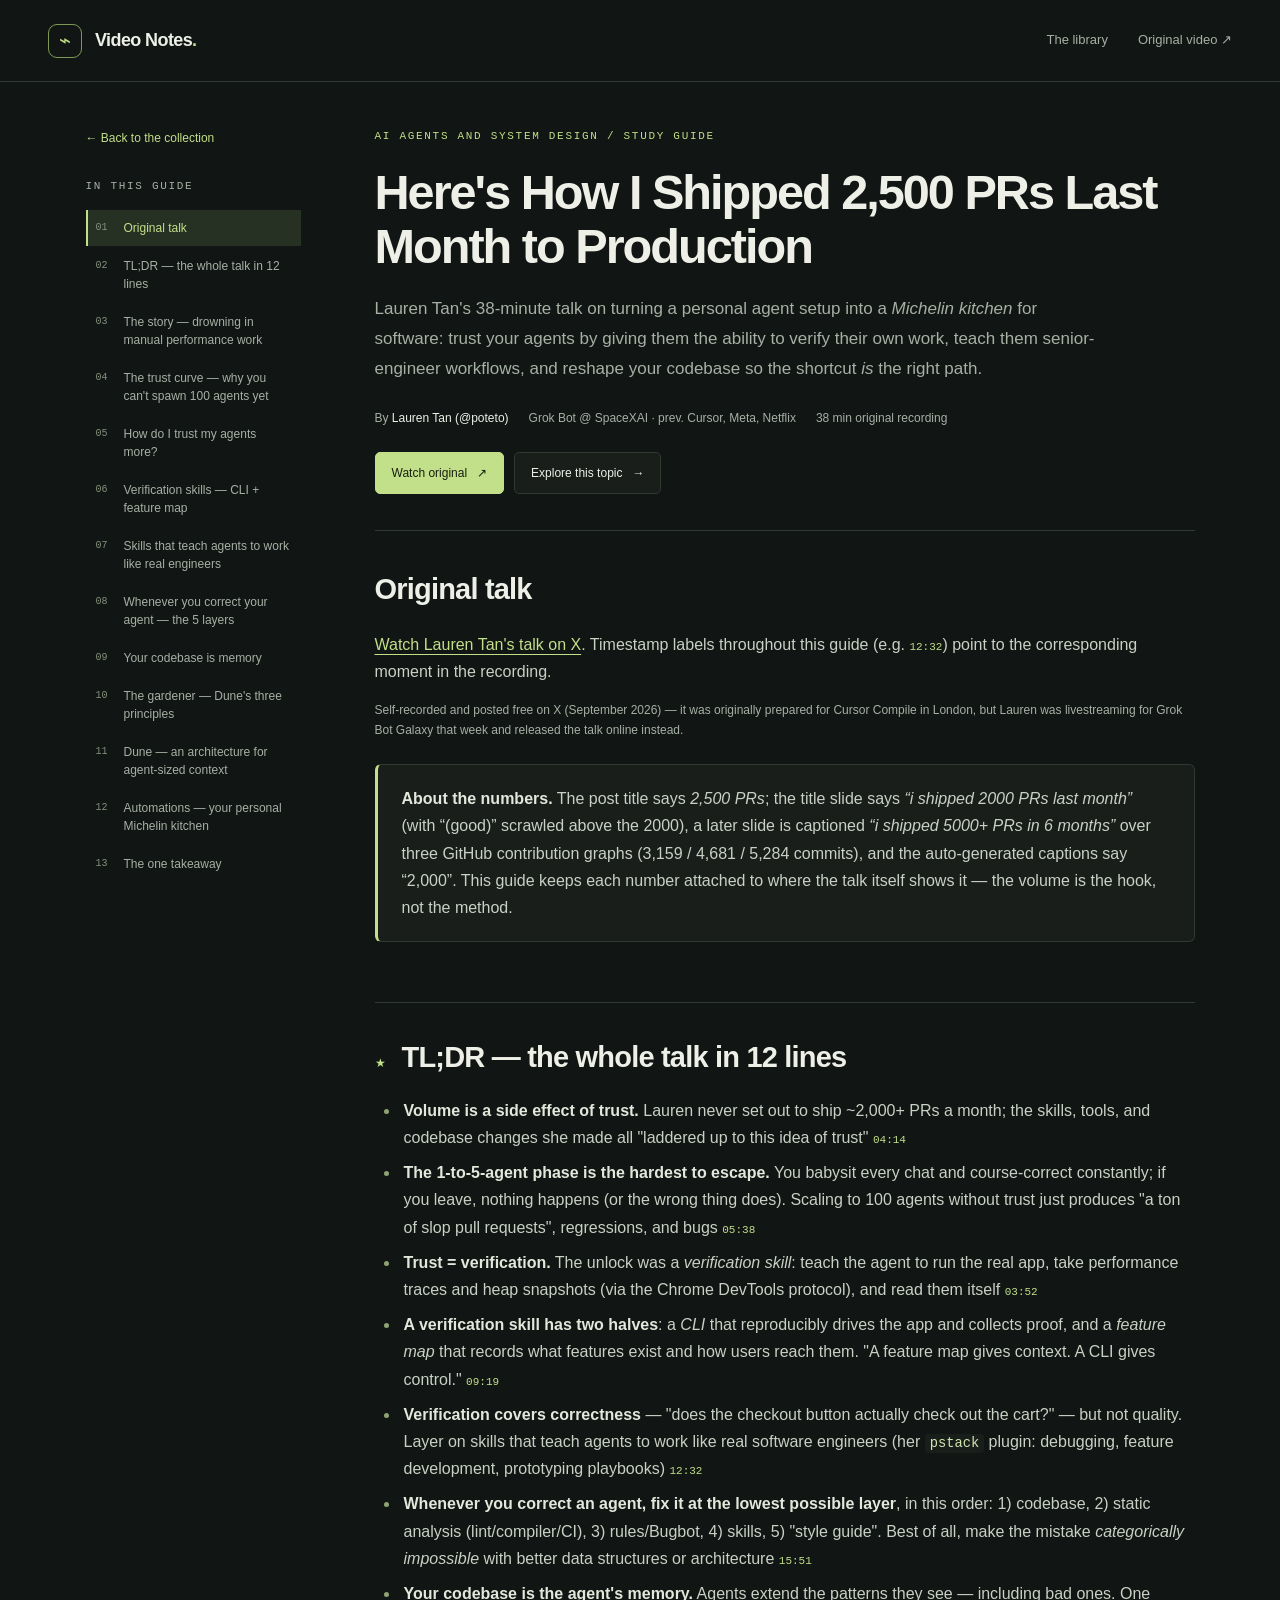
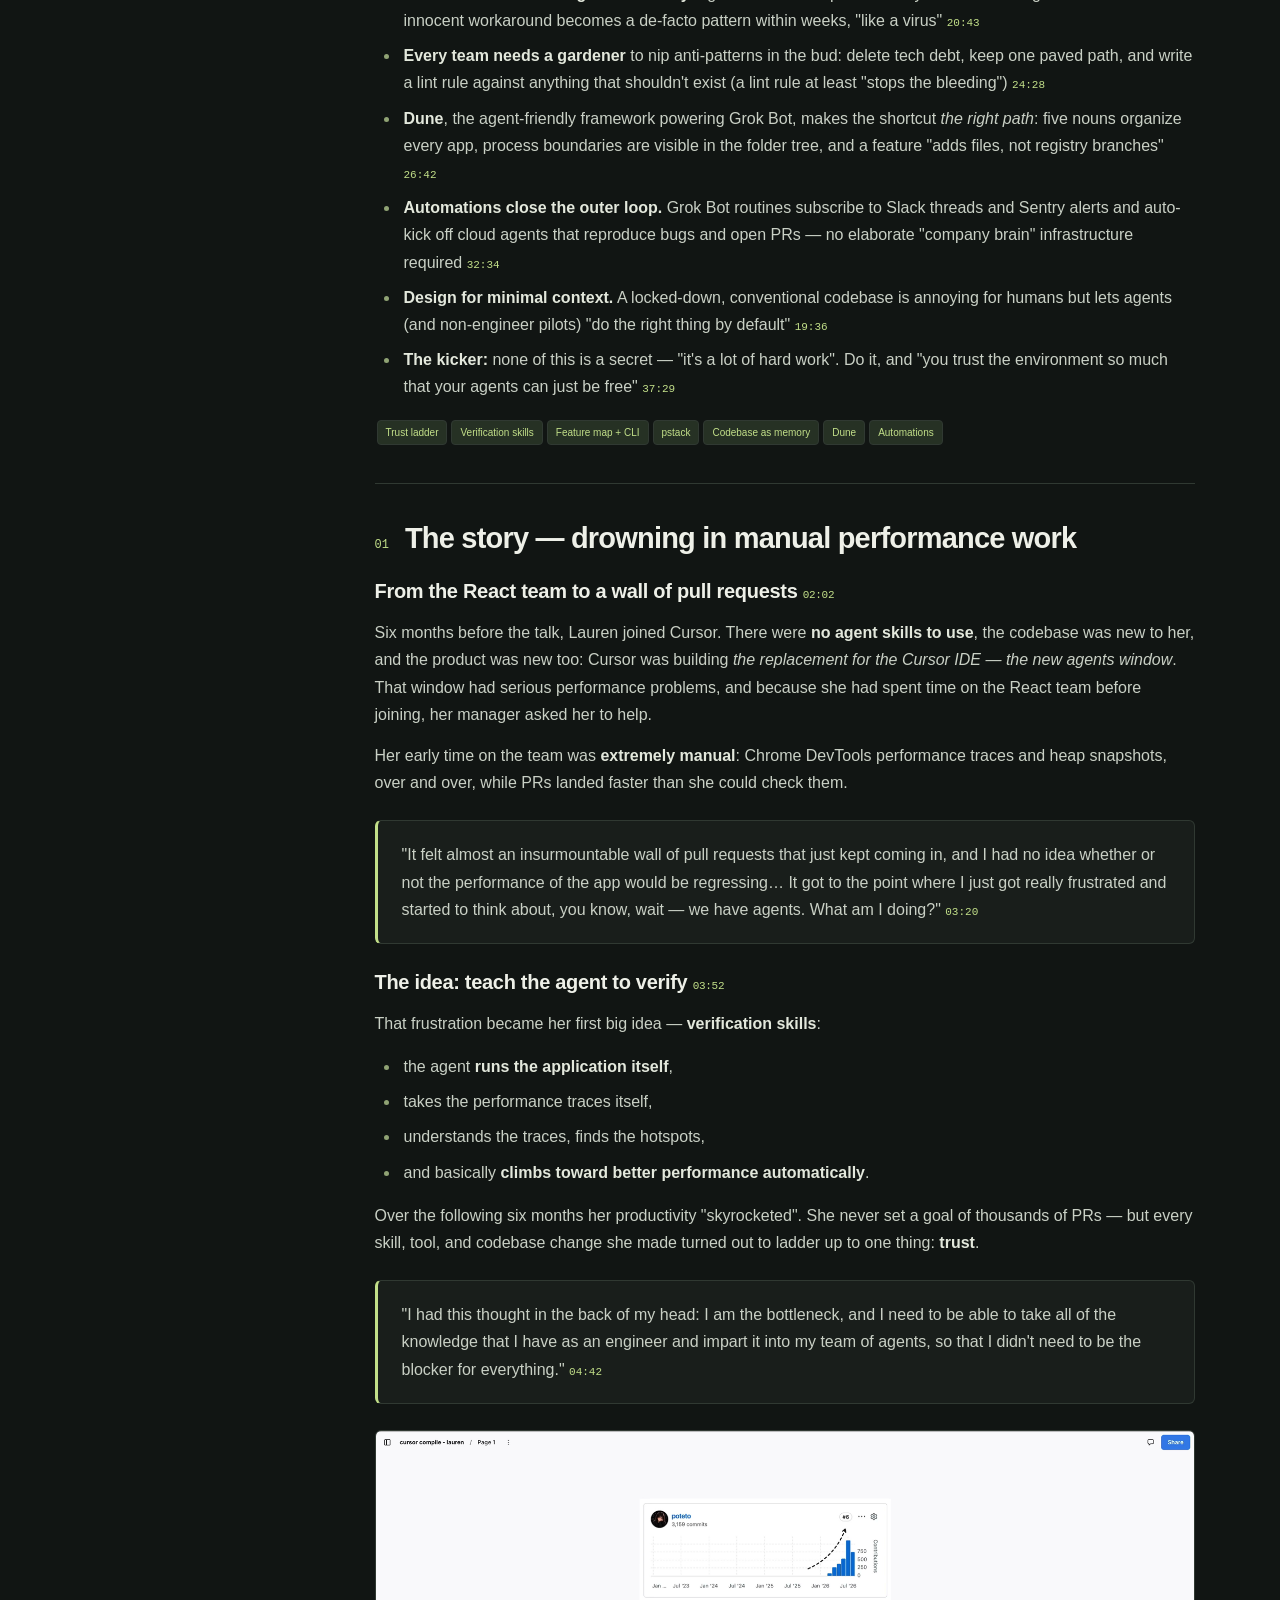
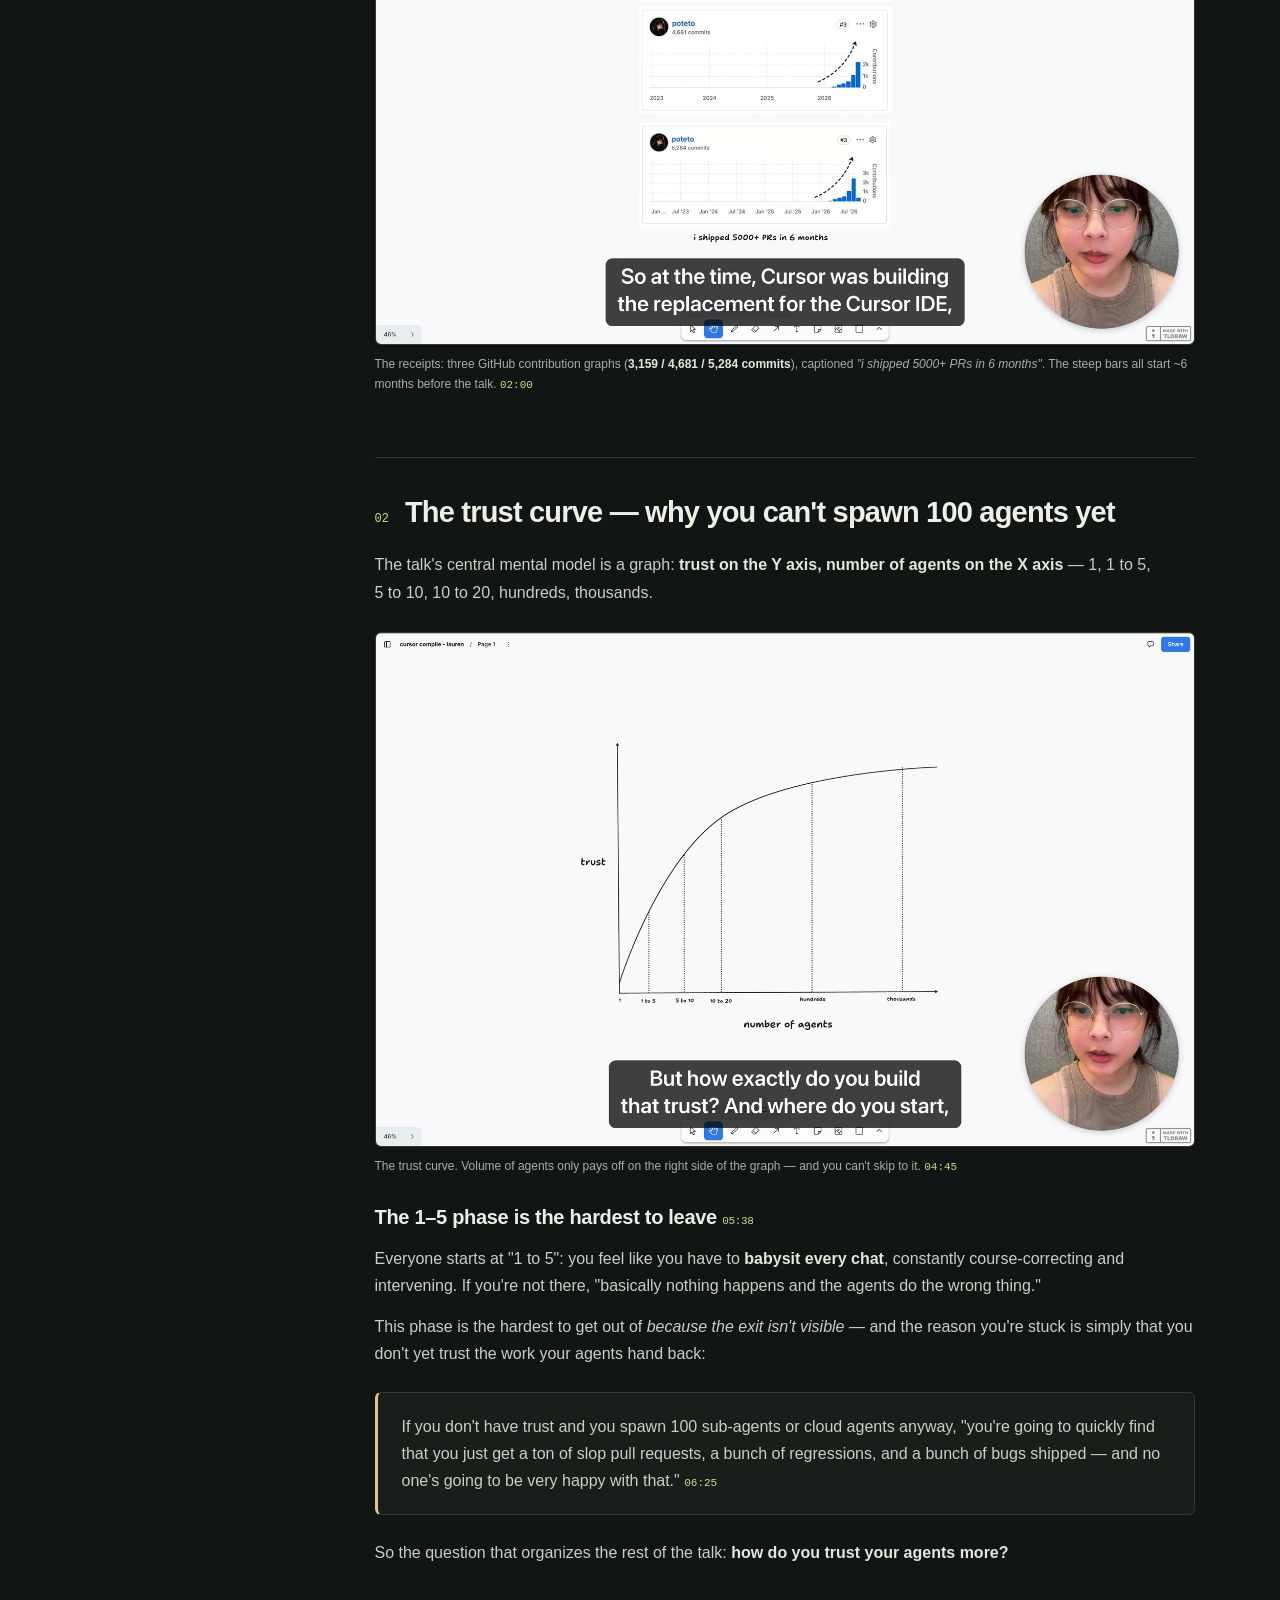
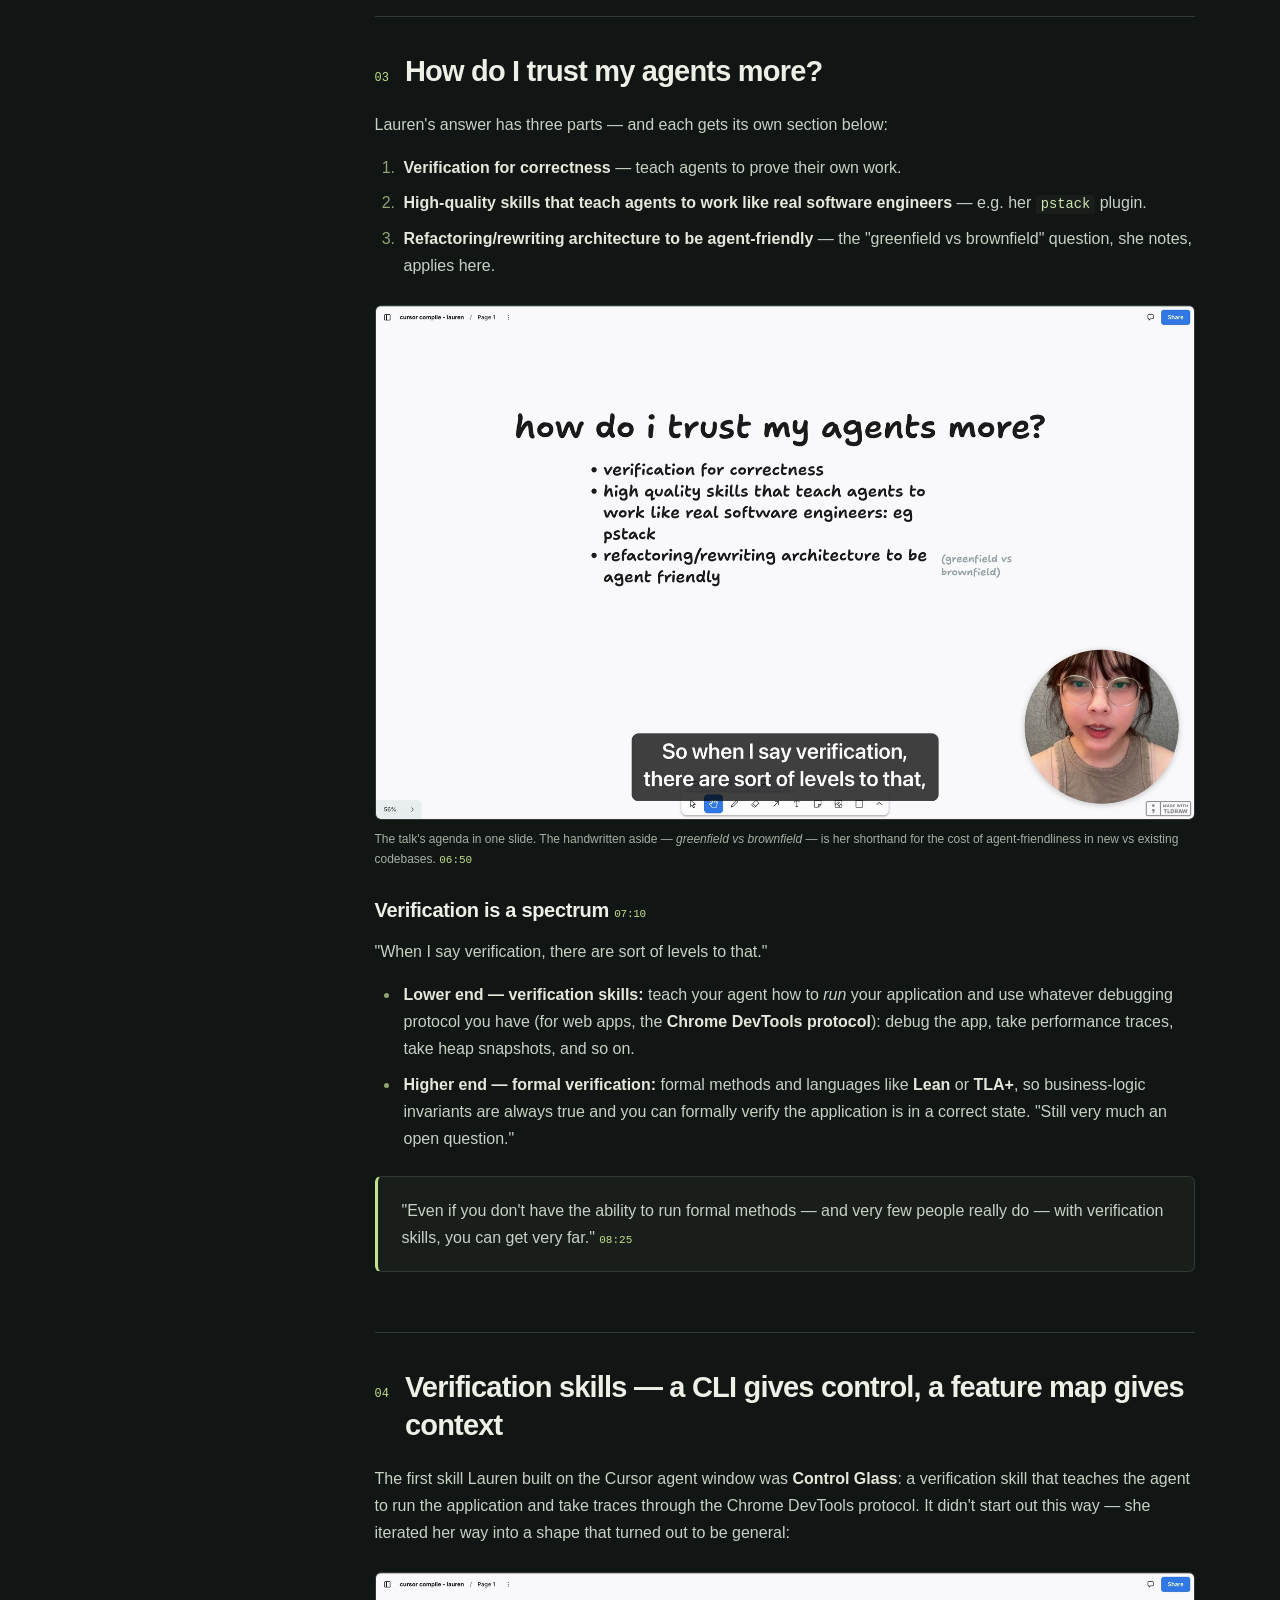
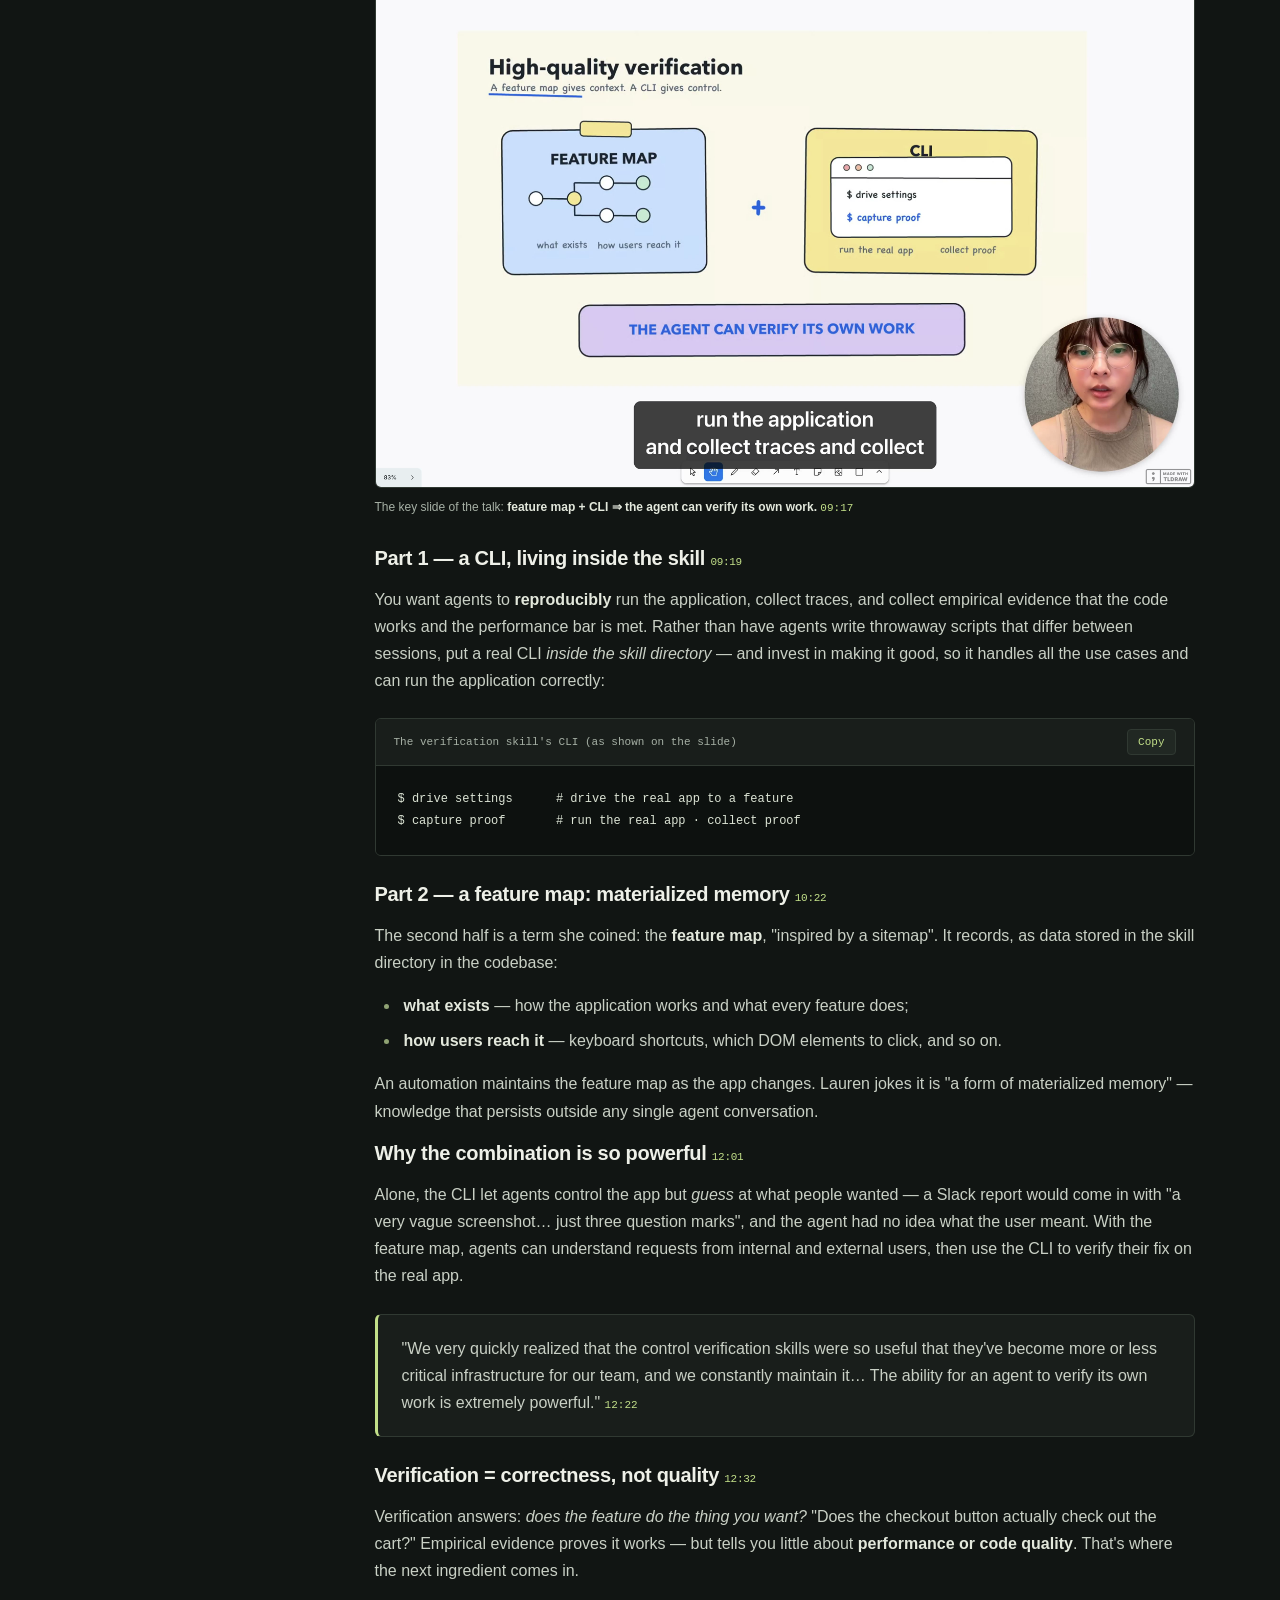
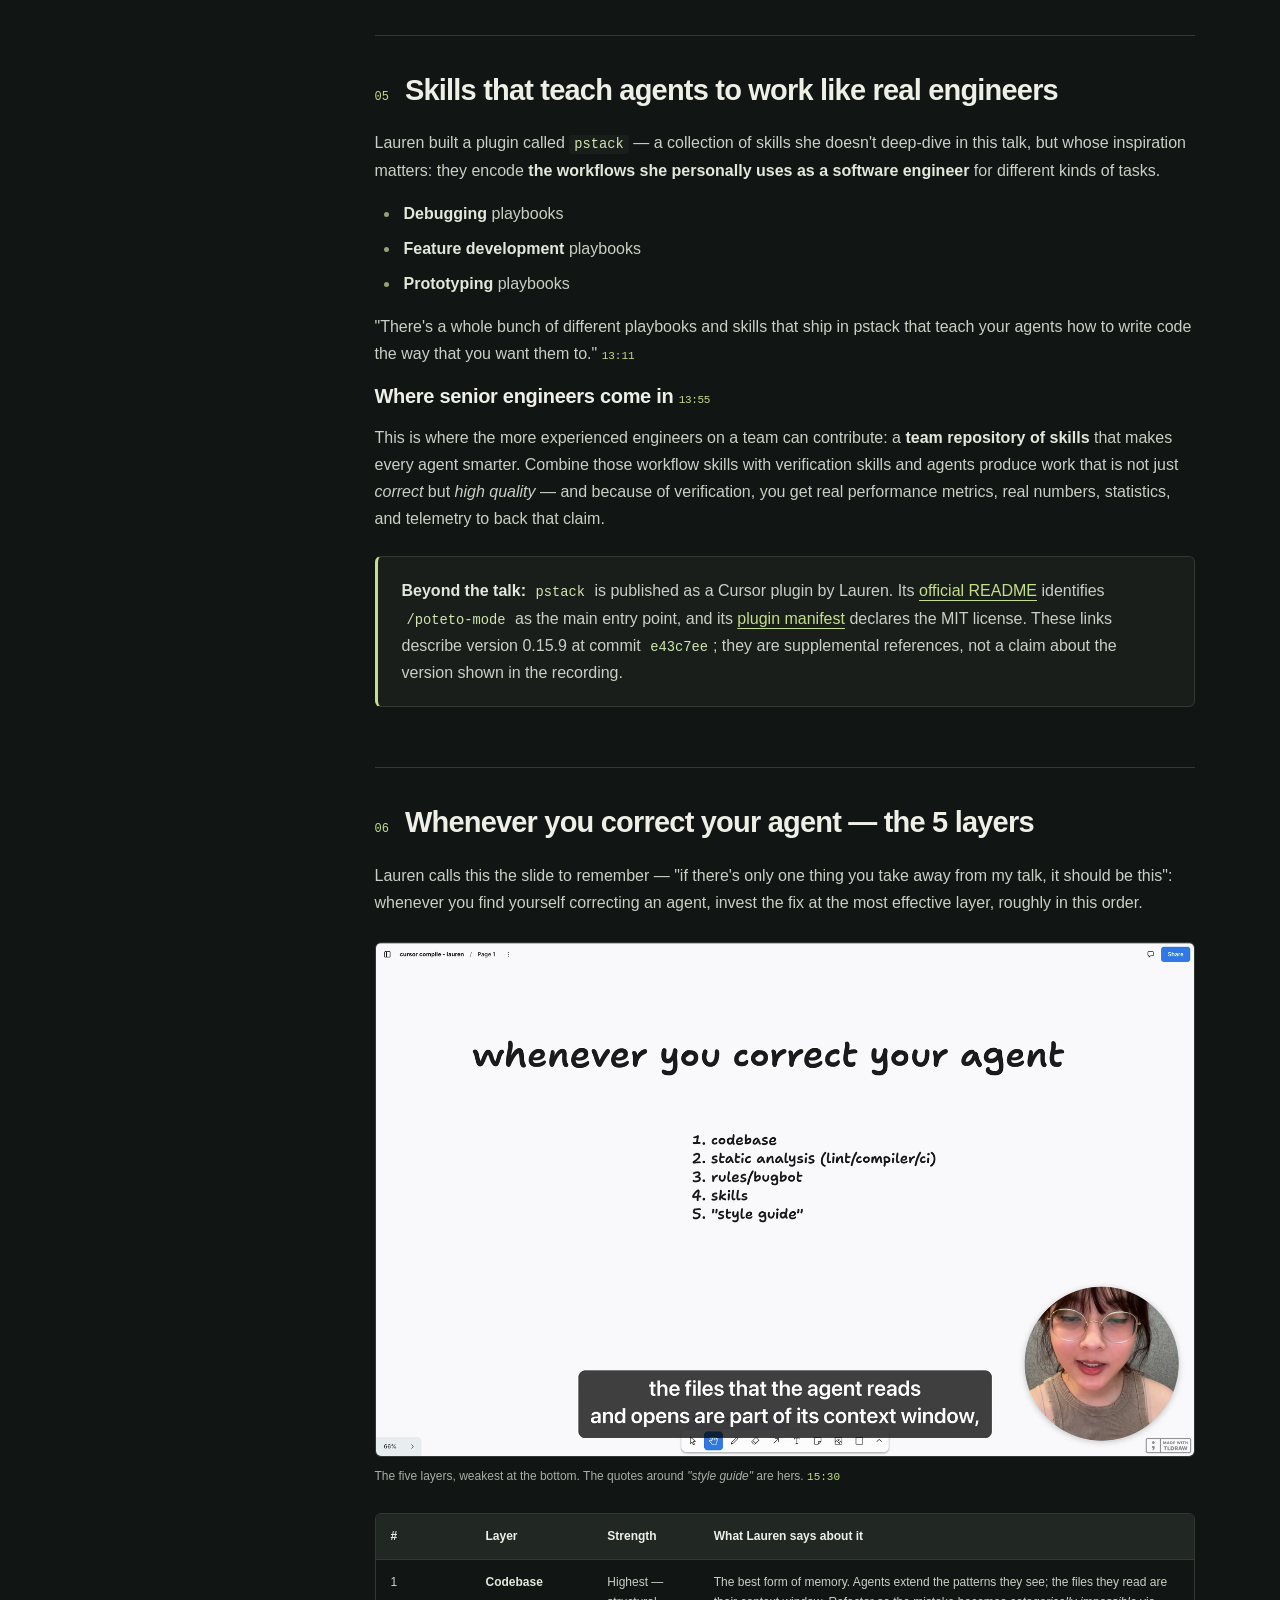
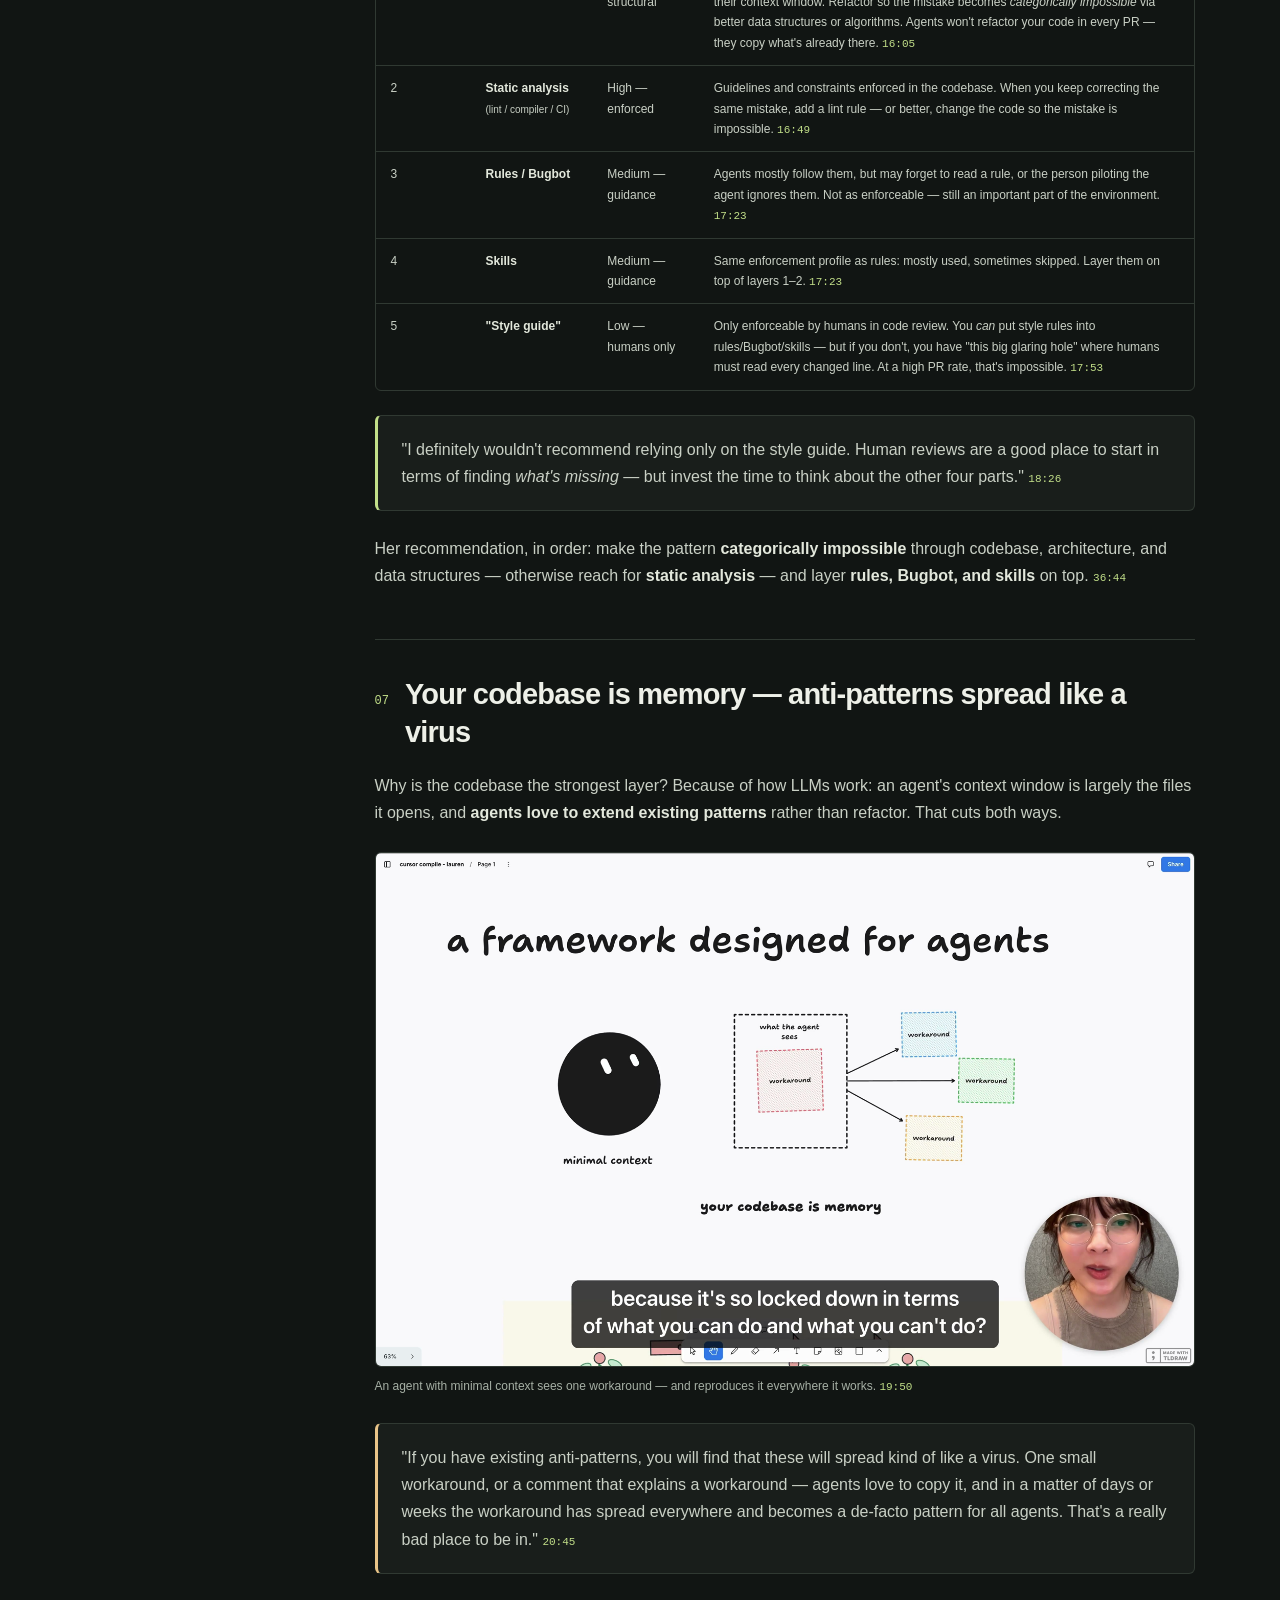
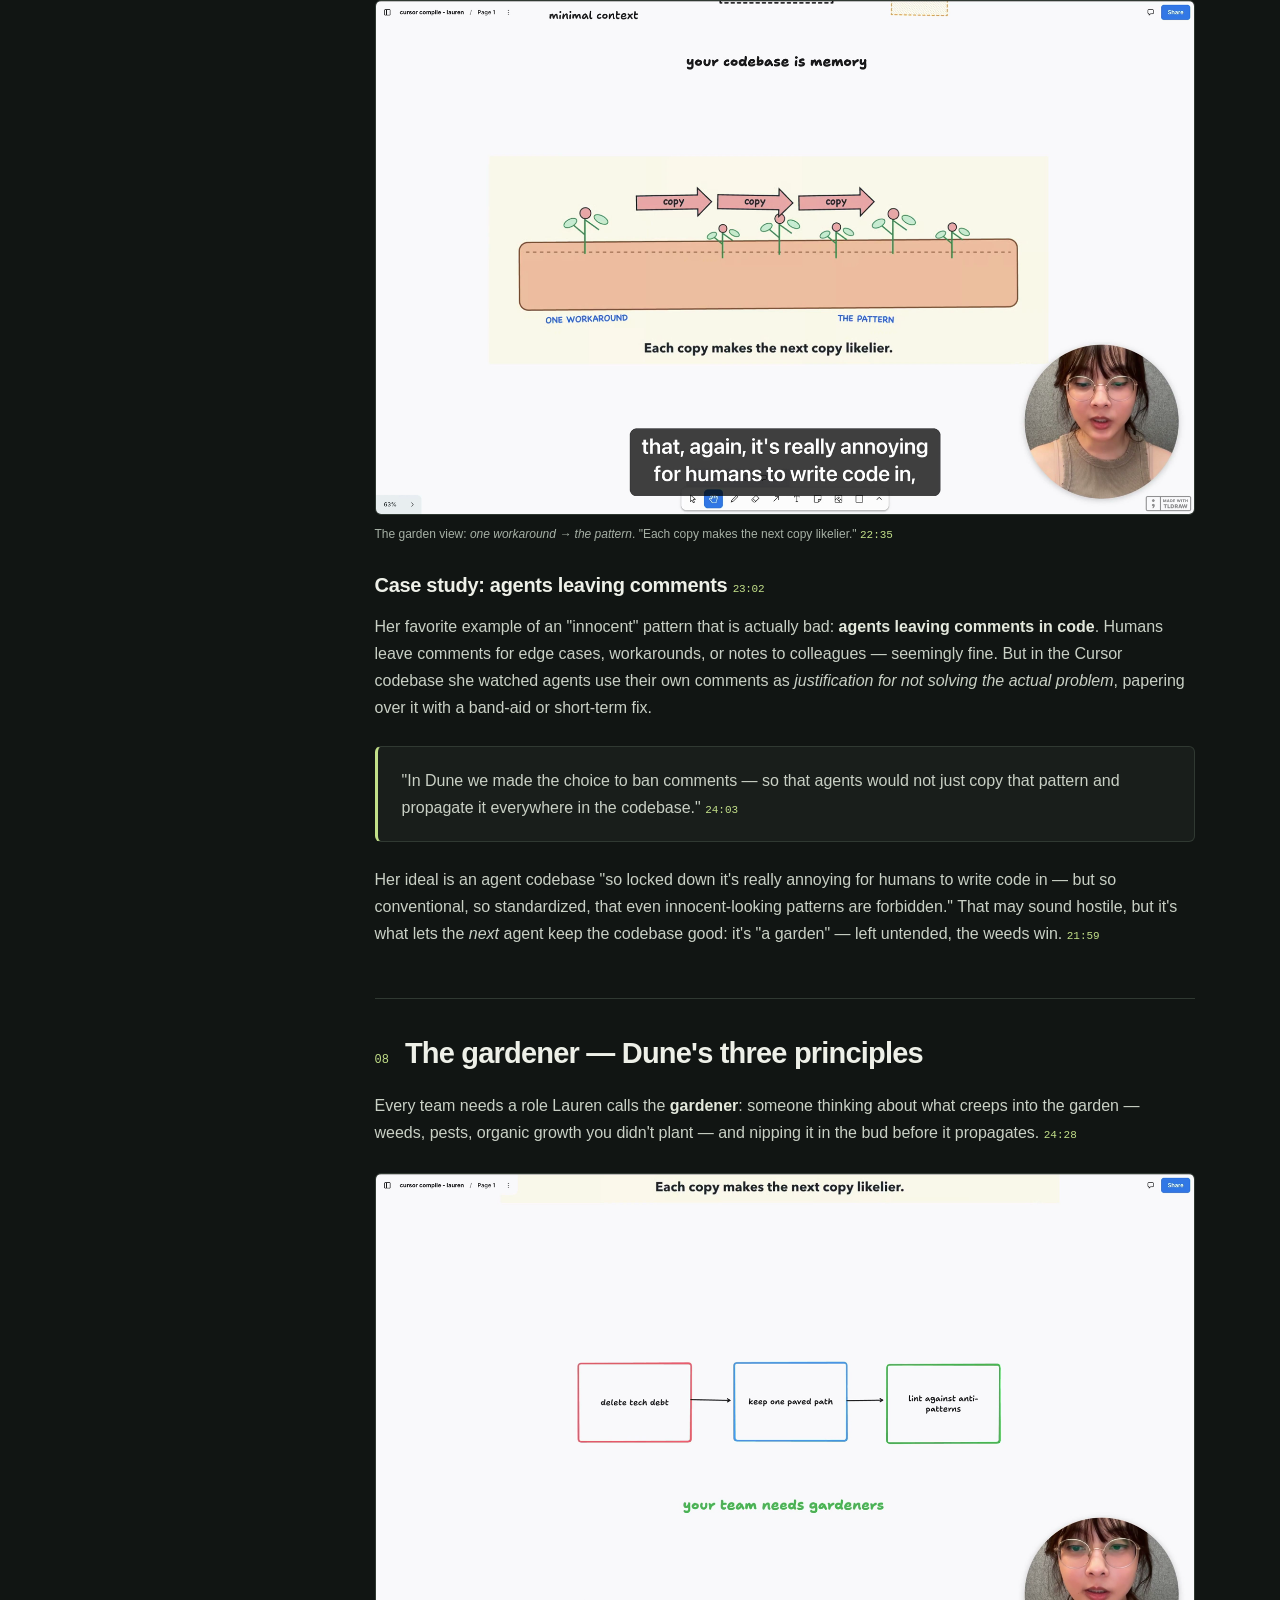
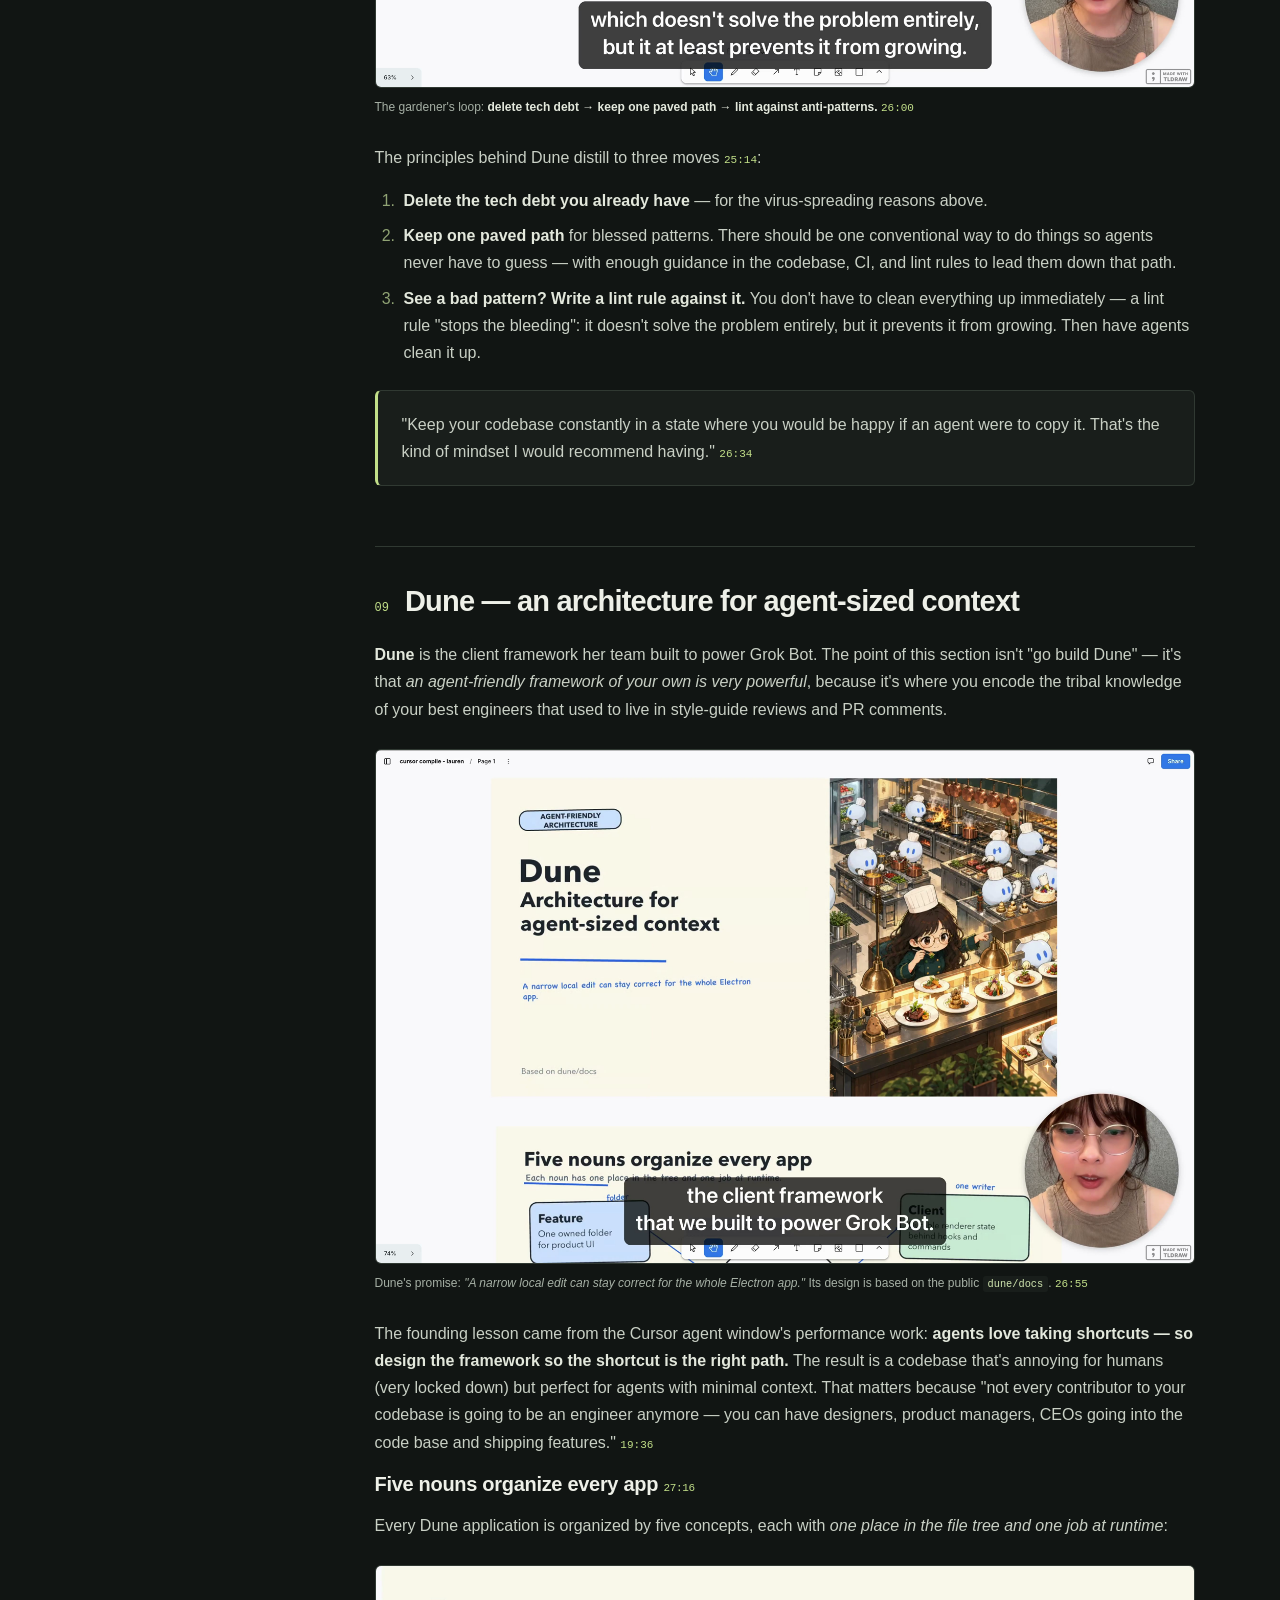
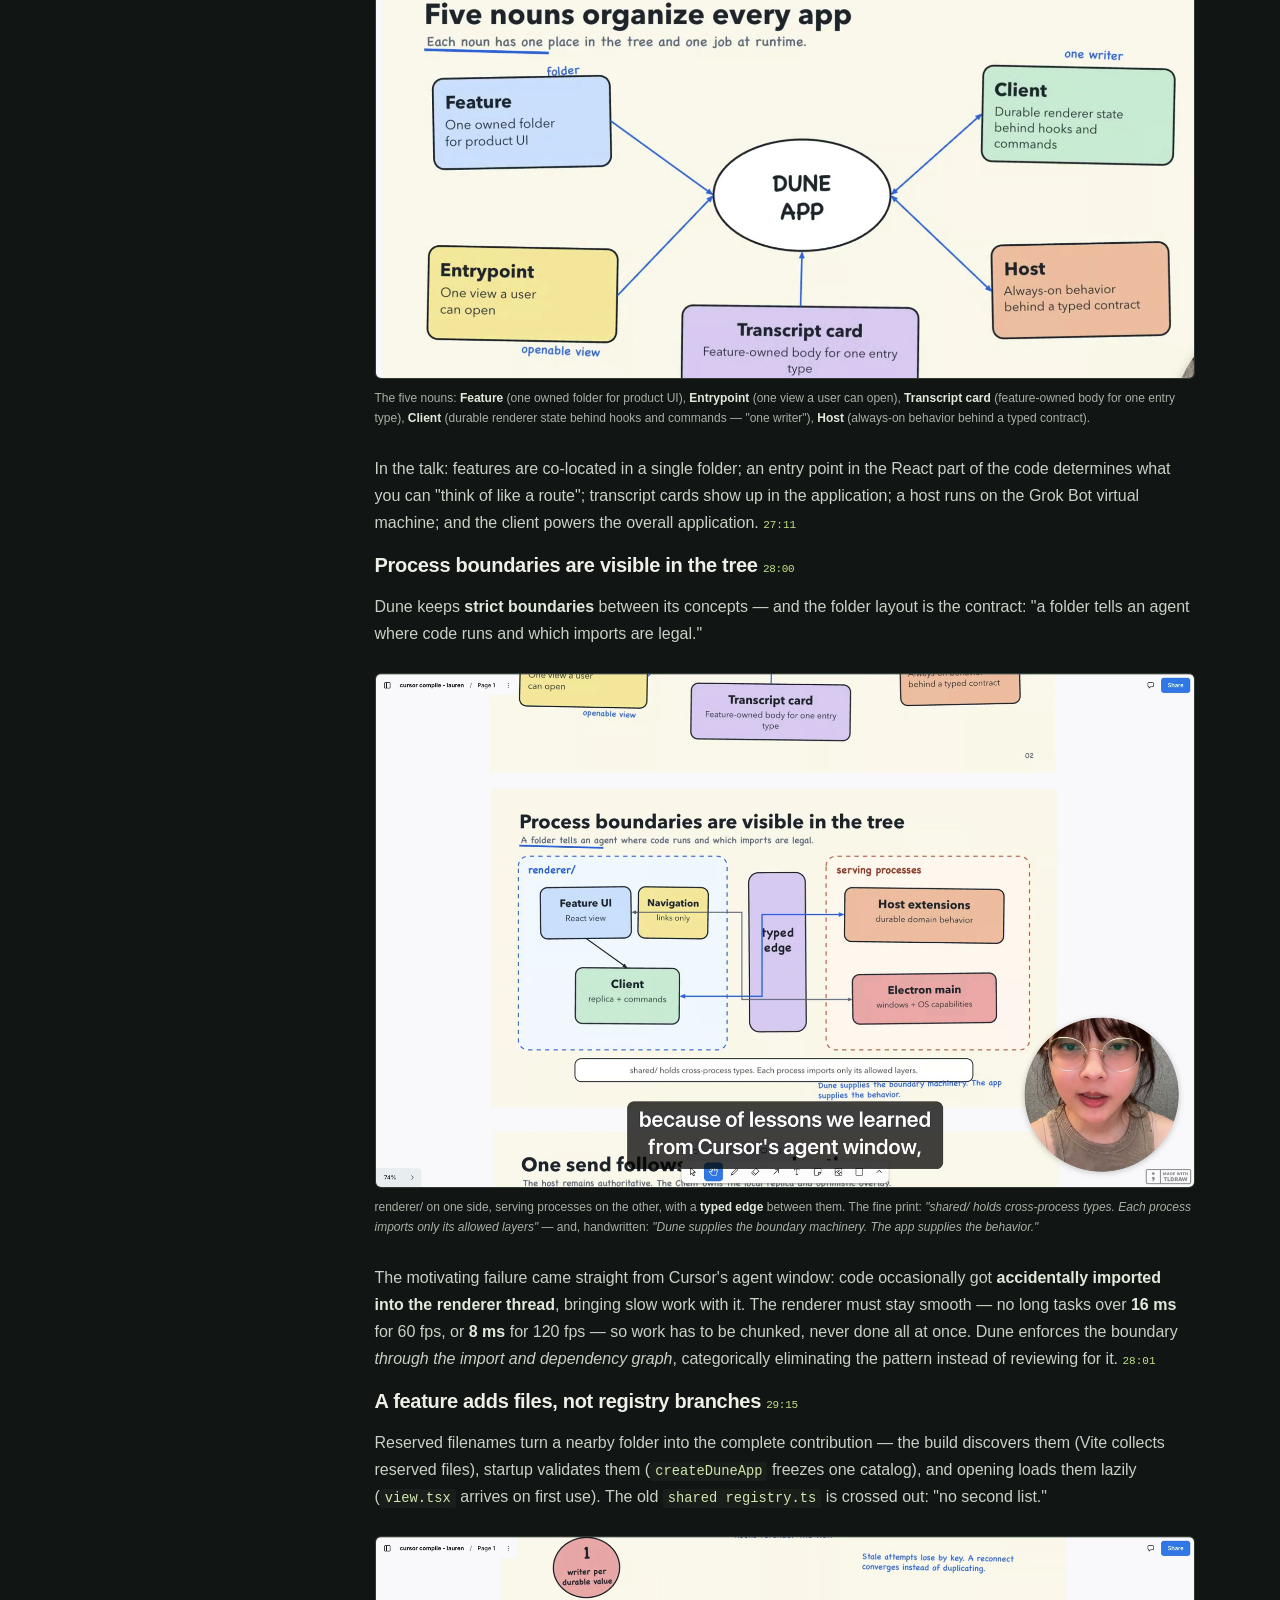
<file: lauren_here_s_how_i_shipped_2_500_PRs_last_month_to_production/index.html>
<!doctype html>
<html lang="en">
<head>
<meta charset="utf-8"><meta name="viewport" content="width=device-width, initial-scale=1">
<meta name="description" content="How Lauren Tan (@poteto) ships thousands of agent-written PRs a month: verification skills, feature maps, pstack, agent-friendly architecture (Dune), and Grok Bot automations."><meta name="theme-color" content="#111513">
<title>Here's How I Shipped 2,500 PRs Last Month to Production — Video Notes</title>
<link rel="icon" href="../assets/favicon.svg" type="image/svg+xml"><link rel="stylesheet" href="../assets/site.css">
<script src="../assets/site.js" defer></script>
</head>
<body class="guide-page" id="top">
<a class="skip-link" href="#study-guide">Skip to the study guide</a><div class="reading-progress" aria-hidden="true"></div>
<header class="site-bar"><div class="site-bar-inner">
<a class="site-brand" href="../index.html" aria-label="Video Notes home"><span class="brand-mark" aria-hidden="true">⌁</span><span>Video Notes<span class="brand-dot">.</span></span></a>
<nav class="site-nav" aria-label="Site navigation"><a href="../index.html#library">The library</a><a href="https://x.com/poteto/status/2102050467505430555">Original video ↗</a></nav>
</div></header>
<div class="guide-layout">
<aside class="guide-sidebar"><a class="back-library" href="../index.html#ai-agents-and-system-design">← Back to the collection</a><span class="section-label">In this guide</span>
<nav class="guide-toc" aria-label="Chapters"><a href="#heading-01"><span>01</span><span>Original talk</span></a><a href="#heading-02"><span>02</span><span>TL;DR — the whole talk in 12 lines</span></a><a href="#heading-03"><span>03</span><span>The story — drowning in manual performance work</span></a><a href="#heading-04"><span>04</span><span>The trust curve — why you can&#x27;t spawn 100 agents yet</span></a><a href="#heading-05"><span>05</span><span>How do I trust my agents more?</span></a><a href="#heading-06"><span>06</span><span>Verification skills — CLI + feature map</span></a><a href="#heading-07"><span>07</span><span>Skills that teach agents to work like real engineers</span></a><a href="#heading-08"><span>08</span><span>Whenever you correct your agent — the 5 layers</span></a><a href="#heading-09"><span>09</span><span>Your codebase is memory</span></a><a href="#heading-10"><span>10</span><span>The gardener — Dune&#x27;s three principles</span></a><a href="#heading-11"><span>11</span><span>Dune — an architecture for agent-sized context</span></a><a href="#heading-12"><span>12</span><span>Automations — your personal Michelin kitchen</span></a><a href="#heading-13"><span>13</span><span>The one takeaway</span></a><a href="#heading-14"><span>14</span><span>Cheat sheet</span></a><a href="#heading-15"><span>15</span><span>Glossary</span></a><a href="#heading-16"><span>16</span><span>Resources</span></a></nav><p class="sidebar-note">Read at your own pace.<br>Keep the original talk close.</p></aside>
<main class="guide-main" id="study-guide">
<header class="guide-hero"><span class="eyebrow">AI agents and system design / Study guide</span>
<h1>Here's How I Shipped 2,500 PRs Last Month to Production</h1><p class="guide-description">Lauren Tan's 38-minute talk on turning a personal agent setup into a <em>Michelin kitchen</em> for software: trust your agents by giving them the ability to verify their own work, teach them senior-engineer workflows, and reshape your codebase so the shortcut <em>is</em> the right path.</p>
<div class="guide-meta"><span>By <strong>Lauren Tan (@poteto)</strong></span><span>Grok Bot @ SpaceXAI · prev. Cursor, Meta, Netflix</span><span>38 min original recording</span></div>
<div class="guide-actions"><a class="button primary" href="https://x.com/poteto/status/2102050467505430555">Watch original <span aria-hidden="true">↗</span></a><a class="button" href="../index.html#ai-agents-and-system-design">Explore this topic <span aria-hidden="true">→</span></a></div>
</header>
<details class="mobile-contents"><summary>Contents · 16 sections</summary><nav class="guide-toc" aria-label="Chapters on mobile"><a href="#heading-01"><span>01</span><span>Original talk</span></a><a href="#heading-02"><span>02</span><span>TL;DR — the whole talk in 12 lines</span></a><a href="#heading-03"><span>03</span><span>The story — drowning in manual performance work</span></a><a href="#heading-04"><span>04</span><span>The trust curve — why you can&#x27;t spawn 100 agents yet</span></a><a href="#heading-05"><span>05</span><span>How do I trust my agents more?</span></a><a href="#heading-06"><span>06</span><span>Verification skills — CLI + feature map</span></a><a href="#heading-07"><span>07</span><span>Skills that teach agents to work like real engineers</span></a><a href="#heading-08"><span>08</span><span>Whenever you correct your agent — the 5 layers</span></a><a href="#heading-09"><span>09</span><span>Your codebase is memory</span></a><a href="#heading-10"><span>10</span><span>The gardener — Dune&#x27;s three principles</span></a><a href="#heading-11"><span>11</span><span>Dune — an architecture for agent-sized context</span></a><a href="#heading-12"><span>12</span><span>Automations — your personal Michelin kitchen</span></a><a href="#heading-13"><span>13</span><span>The one takeaway</span></a><a href="#heading-14"><span>14</span><span>Cheat sheet</span></a><a href="#heading-15"><span>15</span><span>Glossary</span></a><a href="#heading-16"><span>16</span><span>Resources</span></a></nav></details>
<div class="guide-content">

<!-- ============ VIDEO ============ -->
<section id="video"><h2 id="heading-01">Original talk</h2><p><a href="https://x.com/poteto/status/2102050467505430555">Watch Lauren Tan's talk on X</a>. Timestamp labels throughout this guide (e.g. <span class="ts">12:32</span>) point to the corresponding moment in the recording.</p>
<p class="src">Self-recorded and posted free on X (September 2026) — it was originally prepared for Cursor Compile in London, but Lauren was livestreaming for Grok Bot Galaxy that week and released the talk online instead.</p>
<div class="callout extra"><strong>About the numbers.</strong> The post title says <em>2,500 PRs</em>; the title slide says <em>“i shipped 2000 PRs last month”</em> (with “(good)” scrawled above the 2000), a later slide is captioned <em>“i shipped 5000+ PRs in 6 months”</em> over three GitHub contribution graphs (3,159 / 4,681 / 5,284 commits), and the auto-generated captions say “2,000”. This guide keeps each number attached to where the talk itself shows it — the volume is the hook, not the method.</div></section>

<!-- ============ TLDR ============ -->
<section class="card tldr" id="tldr">
  <div class="sec-head"><span class="sec-num">★</span><h2 id="heading-02">TL;DR — the whole talk in 12 lines</h2></div>
  <ul>
    <li><strong>Volume is a side effect of trust.</strong> Lauren never set out to ship ~2,000+ PRs a month; the skills, tools, and codebase changes she made all "laddered up to this idea of trust" <span class="ts">04:14</span></li>
    <li><strong>The 1-to-5-agent phase is the hardest to escape.</strong> You babysit every chat and course-correct constantly; if you leave, nothing happens (or the wrong thing does). Scaling to 100 agents without trust just produces "a ton of slop pull requests", regressions, and bugs <span class="ts">05:38</span></li>
    <li><strong>Trust = verification.</strong> The unlock was a <em>verification skill</em>: teach the agent to run the real app, take performance traces and heap snapshots (via the Chrome DevTools protocol), and read them itself <span class="ts">03:52</span></li>
    <li><strong>A verification skill has two halves</strong>: a <em>CLI</em> that reproducibly drives the app and collects proof, and a <em>feature map</em> that records what features exist and how users reach them. "A feature map gives context. A CLI gives control." <span class="ts">09:19</span></li>
    <li><strong>Verification covers correctness</strong> — "does the checkout button actually check out the cart?" — but not quality. Layer on skills that teach agents to work like real software engineers (her <code class="inline">pstack</code> plugin: debugging, feature development, prototyping playbooks) <span class="ts">12:32</span></li>
    <li><strong>Whenever you correct an agent, fix it at the lowest possible layer</strong>, in this order: 1) codebase, 2) static analysis (lint/compiler/CI), 3) rules/Bugbot, 4) skills, 5) "style guide". Best of all, make the mistake <em>categorically impossible</em> with better data structures or architecture <span class="ts">15:51</span></li>
    <li><strong>Your codebase is the agent's memory.</strong> Agents extend the patterns they see — including bad ones. One innocent workaround becomes a de-facto pattern within weeks, "like a virus" <span class="ts">20:43</span></li>
    <li><strong>Every team needs a gardener</strong> to nip anti-patterns in the bud: delete tech debt, keep one paved path, and write a lint rule against anything that shouldn't exist (a lint rule at least "stops the bleeding") <span class="ts">24:28</span></li>
    <li><strong>Dune</strong>, the agent-friendly framework powering Grok Bot, makes the shortcut <em>the right path</em>: five nouns organize every app, process boundaries are visible in the folder tree, and a feature "adds files, not registry branches" <span class="ts">26:42</span></li>
    <li><strong>Automations close the outer loop.</strong> Grok Bot routines subscribe to Slack threads and Sentry alerts and auto-kick off cloud agents that reproduce bugs and open PRs — no elaborate "company brain" infrastructure required <span class="ts">32:34</span></li>
    <li><strong>Design for minimal context.</strong> A locked-down, conventional codebase is annoying for humans but lets agents (and non-engineer pilots) "do the right thing by default" <span class="ts">19:36</span></li>
    <li><strong>The kicker:</strong> none of this is a secret — "it's a lot of hard work". Do it, and "you trust the environment so much that your agents can just be free" <span class="ts">37:29</span></li>
  </ul>
  <div class="pill-row">
    <span class="pill">Trust ladder</span><span class="pill">Verification skills</span><span class="pill">Feature map + CLI</span><span class="pill">pstack</span><span class="pill">Codebase as memory</span><span class="pill">Dune</span><span class="pill">Automations</span>
  </div>
</section>

<!-- ============ 1 STORY ============ -->
<section class="card" id="story">
  <div class="sec-head"><span class="sec-num">01</span><h2 id="heading-03">The story — drowning in manual performance work</h2></div>

  <h3>From the React team to a wall of pull requests <span class="ts" data-t="122">02:02</span></h3>
  <p>Six months before the talk, Lauren joined Cursor. There were <strong>no agent skills to use</strong>, the codebase was new to her, and the product was new too: Cursor was building <em>the replacement for the Cursor IDE — the new agents window</em>. That window had serious performance problems, and because she had spent time on the React team before joining, her manager asked her to help.</p>
  <p>Her early time on the team was <strong>extremely manual</strong>: Chrome DevTools performance traces and heap snapshots, over and over, while PRs landed faster than she could check them.</p>
  <div class="callout talk">"It felt almost an insurmountable wall of pull requests that just kept coming in, and I had no idea whether or not the performance of the app would be regressing… It got to the point where I just got really frustrated and started to think about, you know, wait — we have agents. What am I doing?" <span class="ts" data-t="200">03:20</span></div>

  <h3>The idea: teach the agent to verify <span class="ts" data-t="232">03:52</span></h3>
  <p>That frustration became her first big idea — <strong>verification skills</strong>:</p>
  <ul>
    <li>the agent <strong>runs the application itself</strong>,</li>
    <li>takes the performance traces itself,</li>
    <li>understands the traces, finds the hotspots,</li>
    <li>and basically <strong>climbs toward better performance automatically</strong>.</li>
  </ul>
  <p>Over the following six months her productivity "skyrocketed". She never set a goal of thousands of PRs — but every skill, tool, and codebase change she made turned out to ladder up to one thing: <strong>trust</strong>.</p>
  <div class="callout talk">"I had this thought in the back of my head: I am the bottleneck, and I need to be able to take all of the knowledge that I have as an engineer and impart it into my team of agents, so that I didn't need to be the blocker for everything." <span class="ts" data-t="282">04:42</span></div>
  <figure class="shot">
    <img src="assets/screenshots/04_contribution_graphs.png" alt="Three GitHub contribution graphs for poteto showing 3,159, 4,681, and 5,284 commits, captioned 'i shipped 5000+ PRs in 6 months'" loading="lazy">
    <figcaption>The receipts: three GitHub contribution graphs (<strong>3,159 / 4,681 / 5,284 commits</strong>), captioned <em>"i shipped 5000+ PRs in 6 months"</em>. The steep bars all start ~6 months before the talk. <span class="ts" data-t="120">02:00</span></figcaption>
  </figure>
</section>

<!-- ============ 2 TRUST CURVE ============ -->
<section class="card" id="trust-curve">
  <div class="sec-head"><span class="sec-num">02</span><h2 id="heading-04">The trust curve — why you can't spawn 100 agents yet</h2></div>
  <p>The talk's central mental model is a graph: <strong>trust on the Y axis, number of agents on the X axis</strong> — 1, 1&nbsp;to&nbsp;5, 5&nbsp;to&nbsp;10, 10&nbsp;to&nbsp;20, hundreds, thousands.</p>
  <figure class="shot">
    <img src="assets/screenshots/05_trust_curve.png" alt="Hand-drawn curve of trust rising with the number of agents, from 1 to thousands" loading="lazy">
    <figcaption>The trust curve. Volume of agents only pays off on the right side of the graph — and you can't skip to it. <span class="ts" data-t="285">04:45</span></figcaption>
  </figure>
  <h3>The 1–5 phase is the hardest to leave <span class="ts" data-t="338">05:38</span></h3>
  <p>Everyone starts at "1 to 5": you feel like you have to <strong>babysit every chat</strong>, constantly course-correcting and intervening. If you're not there, "basically nothing happens and the agents do the wrong thing."</p>
  <p>This phase is the hardest to get out of <em>because the exit isn't visible</em> — and the reason you're stuck is simply that you don't yet trust the work your agents hand back:</p>
  <div class="callout warn">If you don't have trust and you spawn 100 sub-agents or cloud agents anyway, "you're going to quickly find that you just get a ton of slop pull requests, a bunch of regressions, and a bunch of bugs shipped — and no one's going to be very happy with that." <span class="ts" data-t="385">06:25</span></div>
  <p>So the question that organizes the rest of the talk: <strong>how do you trust your agents more?</strong></p>
</section>

<!-- ============ 3 HOW ============ -->
<section class="card" id="how">
  <div class="sec-head"><span class="sec-num">03</span><h2 id="heading-05">How do I trust my agents more?</h2></div>
  <p>Lauren's answer has three parts — and each gets its own section below:</p>
  <ol>
    <li><strong>Verification for correctness</strong> — teach agents to prove their own work.</li>
    <li><strong>High-quality skills that teach agents to work like real software engineers</strong> — e.g. her <code class="inline">pstack</code> plugin.</li>
    <li><strong>Refactoring/rewriting architecture to be agent-friendly</strong> — the "greenfield vs brownfield" question, she notes, applies here.</li>
  </ol>
  <figure class="shot">
    <img src="assets/screenshots/06_trust_agents_more.png" alt="Slide: how do I trust my agents more? Verification for correctness, high quality skills like pstack, refactoring architecture to be agent friendly" loading="lazy">
    <figcaption>The talk's agenda in one slide. The handwritten aside — <em>greenfield vs brownfield</em> — is her shorthand for the cost of agent-friendliness in new vs existing codebases. <span class="ts" data-t="410">06:50</span></figcaption>
  </figure>
  <h3>Verification is a spectrum <span class="ts" data-t="430">07:10</span></h3>
  <p>"When I say verification, there are sort of levels to that."</p>
  <ul>
    <li><strong>Lower end — verification skills:</strong> teach your agent how to <em>run</em> your application and use whatever debugging protocol you have (for web apps, the <strong>Chrome DevTools protocol</strong>): debug the app, take performance traces, take heap snapshots, and so on.</li>
    <li><strong>Higher end — formal verification:</strong> formal methods and languages like <strong>Lean</strong> or <strong>TLA+</strong>, so business-logic invariants are always true and you can formally verify the application is in a correct state. "Still very much an open question."</li>
  </ul>
  <div class="callout talk">"Even if you don't have the ability to run formal methods — and very few people really do — with verification skills, you can get very far." <span class="ts" data-t="505">08:25</span></div>
</section>

<!-- ============ 4 VERIFICATION ============ -->
<section class="card" id="verification">
  <div class="sec-head"><span class="sec-num">04</span><h2 id="heading-06">Verification skills — a CLI gives control, a feature map gives context</h2></div>
  <p>The first skill Lauren built on the Cursor agent window was <strong>Control Glass</strong>: a verification skill that teaches the agent to run the application and take traces through the Chrome DevTools protocol. It didn't start out this way — she iterated her way into a shape that turned out to be general:</p>
  <figure class="shot">
    <img src="assets/screenshots/07_verification_skill.png" alt="High-quality verification slide: a feature map (what exists, how users reach it) plus a CLI ($ drive settings, $ capture proof) means the agent can verify its own work" loading="lazy">
    <figcaption>The key slide of the talk: <strong>feature map + CLI ⇒ the agent can verify its own work.</strong> <span class="ts" data-t="557">09:17</span></figcaption>
  </figure>
  <h3>Part 1 — a CLI, living inside the skill <span class="ts" data-t="559">09:19</span></h3>
  <p>You want agents to <strong>reproducibly</strong> run the application, collect traces, and collect empirical evidence that the code works and the performance bar is met. Rather than have agents write throwaway scripts that differ between sessions, put a real CLI <em>inside the skill directory</em> — and invest in making it good, so it handles all the use cases and can run the application correctly:</p>
  <div class="codeblock"><div class="code-head">The verification skill's CLI (as shown on the slide)</div>
<pre><code>$ drive settings      # drive the real app to a feature
$ capture proof       # run the real app · collect proof</code></pre></div>
  <h3>Part 2 — a feature map: materialized memory <span class="ts" data-t="622">10:22</span></h3>
  <p>The second half is a term she coined: the <strong>feature map</strong>, "inspired by a sitemap". It records, as data stored in the skill directory in the codebase:</p>
  <ul>
    <li><strong>what exists</strong> — how the application works and what every feature does;</li>
    <li><strong>how users reach it</strong> — keyboard shortcuts, which DOM elements to click, and so on.</li>
  </ul>
  <p>An automation maintains the feature map as the app changes. Lauren jokes it is "a form of materialized memory" — knowledge that persists outside any single agent conversation.</p>
  <h3>Why the combination is so powerful <span class="ts" data-t="721">12:01</span></h3>
  <p>Alone, the CLI let agents control the app but <em>guess</em> at what people wanted — a Slack report would come in with "a very vague screenshot… just three question marks", and the agent had no idea what the user meant. With the feature map, agents can understand requests from internal and external users, then use the CLI to verify their fix on the real app.</p>
  <div class="callout talk">"We very quickly realized that the control verification skills were so useful that they've become more or less critical infrastructure for our team, and we constantly maintain it… The ability for an agent to verify its own work is extremely powerful." <span class="ts" data-t="742">12:22</span></div>
  <h3>Verification = correctness, not quality <span class="ts" data-t="752">12:32</span></h3>
  <p>Verification answers: <em>does the feature do the thing you want?</em> "Does the checkout button actually check out the cart?" Empirical evidence proves it works — but tells you little about <strong>performance or code quality</strong>. That's where the next ingredient comes in.</p>
</section>

<!-- ============ 5 PSTACK ============ -->
<section class="card" id="pstack">
  <div class="sec-head"><span class="sec-num">05</span><h2 id="heading-07">Skills that teach agents to work like real engineers</h2></div>
  <p>Lauren built a plugin called <code class="inline">pstack</code> — a collection of skills she doesn't deep-dive in this talk, but whose inspiration matters: they encode <strong>the workflows she personally uses as a software engineer</strong> for different kinds of tasks.</p>
  <ul>
    <li><strong>Debugging</strong> playbooks</li>
    <li><strong>Feature development</strong> playbooks</li>
    <li><strong>Prototyping</strong> playbooks</li>
  </ul>
  <p>"There's a whole bunch of different playbooks and skills that ship in pstack that teach your agents how to write code the way that you want them to." <span class="ts" data-t="791">13:11</span></p>
  <h3>Where senior engineers come in <span class="ts" data-t="835">13:55</span></h3>
  <p>This is where the more experienced engineers on a team can contribute: a <strong>team repository of skills</strong> that makes every agent smarter. Combine those workflow skills with verification skills and agents produce work that is not just <em>correct</em> but <em>high quality</em> — and because of verification, you get real performance metrics, real numbers, statistics, and telemetry to back that claim.</p>
  <div class="callout extra"><strong>Beyond the talk:</strong> <code class="inline">pstack</code> is published as a Cursor plugin by Lauren. Its <a href="https://github.com/cursor/plugins/blob/e43c7ee26e0038c6c1fa8380dd34ce86ff94cb2a/pstack/README.md">official README</a> identifies <code class="inline">/poteto-mode</code> as the main entry point, and its <a href="https://github.com/cursor/plugins/blob/e43c7ee26e0038c6c1fa8380dd34ce86ff94cb2a/pstack/.cursor-plugin/plugin.json">plugin manifest</a> declares the MIT license. These links describe version 0.15.9 at commit <code class="inline">e43c7ee</code>; they are supplemental references, not a claim about the version shown in the recording.</div>
</section>

<!-- ============ 6 FIVE LAYERS ============ -->
<section class="card" id="layers">
  <div class="sec-head"><span class="sec-num">06</span><h2 id="heading-08">Whenever you correct your agent — the 5 layers</h2></div>
  <p>Lauren calls this the slide to remember — "if there's only one thing you take away from my talk, it should be this": whenever you find yourself correcting an agent, invest the fix at the most effective layer, roughly in this order.</p>
  <figure class="shot">
    <img src="assets/screenshots/08_correct_your_agent.png" alt="Slide: whenever you correct your agent — 1. codebase, 2. static analysis (lint/compiler/ci), 3. rules/bugbot, 4. skills, 5. style guide" loading="lazy">
    <figcaption>The five layers, weakest at the bottom. The quotes around <em>"style guide"</em> are hers. <span class="ts" data-t="930">15:30</span></figcaption>
  </figure>
  <div class="table-scroll" tabindex="0" role="region" aria-label="The five correction layers"><table>
    <thead><tr><th>#</th><th>Layer</th><th>Strength</th><th>What Lauren says about it</th></tr></thead>
    <tbody>
      <tr><td>1</td><td><strong>Codebase</strong></td><td>Highest — structural</td><td>The best form of memory. Agents extend the patterns they see; the files they read are their context window. Refactor so the mistake becomes <em>categorically impossible</em> via better data structures or algorithms. Agents won't refactor your code in every PR — they copy what's already there. <span class="ts" data-t="965">16:05</span></td></tr>
      <tr><td>2</td><td><strong>Static analysis</strong> <small>(lint / compiler / CI)</small></td><td>High — enforced</td><td>Guidelines and constraints enforced in the codebase. When you keep correcting the same mistake, add a lint rule — or better, change the code so the mistake is impossible. <span class="ts" data-t="1009">16:49</span></td></tr>
      <tr><td>3</td><td><strong>Rules / Bugbot</strong></td><td>Medium — guidance</td><td>Agents mostly follow them, but may forget to read a rule, or the person piloting the agent ignores them. Not as enforceable — still an important part of the environment. <span class="ts" data-t="1043">17:23</span></td></tr>
      <tr><td>4</td><td><strong>Skills</strong></td><td>Medium — guidance</td><td>Same enforcement profile as rules: mostly used, sometimes skipped. Layer them on top of layers 1–2. <span class="ts" data-t="1043">17:23</span></td></tr>
      <tr><td>5</td><td><strong>"Style guide"</strong></td><td>Low — humans only</td><td>Only enforceable by humans in code review. You <em>can</em> put style rules into rules/Bugbot/skills — but if you don't, you have "this big glaring hole" where humans must read every changed line. At a high PR rate, that's impossible. <span class="ts" data-t="1073">17:53</span></td></tr>
    </tbody>
  </table></div>
  <div class="callout talk">"I definitely wouldn't recommend relying only on the style guide. Human reviews are a good place to start in terms of finding <em>what's missing</em> — but invest the time to think about the other four parts." <span class="ts" data-t="1106">18:26</span></div>
  <p>Her recommendation, in order: make the pattern <strong>categorically impossible</strong> through codebase, architecture, and data structures — otherwise reach for <strong>static analysis</strong> — and layer <strong>rules, Bugbot, and skills</strong> on top. <span class="ts" data-t="2204">36:44</span></p>
</section>

<!-- ============ 7 CODEBASE IS MEMORY ============ -->
<section class="card" id="memory">
  <div class="sec-head"><span class="sec-num">07</span><h2 id="heading-09">Your codebase is memory — anti-patterns spread like a virus</h2></div>
  <p>Why is the codebase the strongest layer? Because of how LLMs work: an agent's context window is largely the files it opens, and <strong>agents love to extend existing patterns</strong> rather than refactor. That cuts both ways.</p>
  <figure class="shot">
    <img src="assets/screenshots/09_codebase_is_memory.png" alt="Slide: a framework designed for agents — minimal context agent sees one workaround and copies it into three more" loading="lazy">
    <figcaption>An agent with minimal context sees one workaround — and reproduces it everywhere it works. <span class="ts" data-t="1190">19:50</span></figcaption>
  </figure>
  <div class="callout warn">"If you have existing anti-patterns, you will find that these will spread kind of like a virus. One small workaround, or a comment that explains a workaround — agents love to copy it, and in a matter of days or weeks the workaround has spread everywhere and becomes a de-facto pattern for all agents. That's a really bad place to be in." <span class="ts" data-t="1245">20:45</span></div>
  <figure class="shot">
    <img src="assets/screenshots/10_workaround_spread.png" alt="Garden diagram: one workaround becomes the pattern as each copy makes the next copy likelier" loading="lazy">
    <figcaption>The garden view: <em>one workaround → the pattern</em>. "Each copy makes the next copy likelier." <span class="ts" data-t="1355">22:35</span></figcaption>
  </figure>
  <h3>Case study: agents leaving comments <span class="ts" data-t="1382">23:02</span></h3>
  <p>Her favorite example of an "innocent" pattern that is actually bad: <strong>agents leaving comments in code</strong>. Humans leave comments for edge cases, workarounds, or notes to colleagues — seemingly fine. But in the Cursor codebase she watched agents use their own comments as <em>justification for not solving the actual problem</em>, papering over it with a band-aid or short-term fix.</p>
  <div class="callout talk">"In Dune we made the choice to ban comments — so that agents would not just copy that pattern and propagate it everywhere in the codebase." <span class="ts" data-t="1443">24:03</span></div>
  <p>Her ideal is an agent codebase "so locked down it's really annoying for humans to write code in — but so conventional, so standardized, that even innocent-looking patterns are forbidden." That may sound hostile, but it's what lets the <em>next</em> agent keep the codebase good: it's "a garden" — left untended, the weeds win. <span class="ts" data-t="1319">21:59</span></p>
</section>

<!-- ============ 8 GARDENER ============ -->
<section class="card" id="gardener">
  <div class="sec-head"><span class="sec-num">08</span><h2 id="heading-10">The gardener — Dune's three principles</h2></div>
  <p>Every team needs a role Lauren calls the <strong>gardener</strong>: someone thinking about what creeps into the garden — weeds, pests, organic growth you didn't plant — and nipping it in the bud before it propagates. <span class="ts" data-t="1468">24:28</span></p>
  <figure class="shot">
    <img src="assets/screenshots/11_gardeners.png" alt="Slide: delete tech debt → keep one paved path → lint against anti-patterns. Your team needs gardeners." loading="lazy">
    <figcaption>The gardener's loop: <strong>delete tech debt → keep one paved path → lint against anti-patterns.</strong> <span class="ts" data-t="1560">26:00</span></figcaption>
  </figure>
  <p>The principles behind Dune distill to three moves <span class="ts" data-t="1514">25:14</span>:</p>
  <ol>
    <li><strong>Delete the tech debt you already have</strong> — for the virus-spreading reasons above.</li>
    <li><strong>Keep one paved path</strong> for blessed patterns. There should be one conventional way to do things so agents never have to guess — with enough guidance in the codebase, CI, and lint rules to lead them down that path.</li>
    <li><strong>See a bad pattern? Write a lint rule against it.</strong> You don't have to clean everything up immediately — a lint rule "stops the bleeding": it doesn't solve the problem entirely, but it prevents it from growing. Then have agents clean it up.</li>
  </ol>
  <div class="callout talk">"Keep your codebase constantly in a state where you would be happy if an agent were to copy it. That's the kind of mindset I would recommend having." <span class="ts" data-t="1594">26:34</span></div>
</section>

<!-- ============ 9 DUNE ============ -->
<section class="card" id="dune">
  <div class="sec-head"><span class="sec-num">09</span><h2 id="heading-11">Dune — an architecture for agent-sized context</h2></div>
  <p><strong>Dune</strong> is the client framework her team built to power Grok Bot. The point of this section isn't "go build Dune" — it's that <em>an agent-friendly framework of your own is very powerful</em>, because it's where you encode the tribal knowledge of your best engineers that used to live in style-guide reviews and PR comments.</p>
  <figure class="shot">
    <img src="assets/screenshots/12_dune_architecture.png" alt="Dune: architecture for agent-sized context — a narrow local edit can stay correct for the whole Electron app" loading="lazy">
    <figcaption>Dune's promise: <em>"A narrow local edit can stay correct for the whole Electron app."</em> Its design is based on the public <code class="inline">dune/docs</code>. <span class="ts" data-t="1615">26:55</span></figcaption>
  </figure>
  <p>The founding lesson came from the Cursor agent window's performance work: <strong>agents love taking shortcuts — so design the framework so the shortcut is the right path.</strong> The result is a codebase that's annoying for humans (very locked down) but perfect for agents with minimal context. That matters because "not every contributor to your codebase is going to be an engineer anymore — you can have designers, product managers, CEOs going into the code base and shipping features." <span class="ts" data-t="1176">19:36</span></p>

  <h3>Five nouns organize every app <span class="ts" data-t="1636">27:16</span></h3>
  <p>Every Dune application is organized by five concepts, each with <em>one place in the file tree and one job at runtime</em>:</p>
  <figure class="shot">
    <img src="assets/screenshots/19_five_nouns.png" alt="Five nouns organize every app: Feature, Entrypoint, Transcript card, Client, Host around a DUNE APP" loading="lazy">
    <figcaption>The five nouns: <strong>Feature</strong> (one owned folder for product UI), <strong>Entrypoint</strong> (one view a user can open), <strong>Transcript card</strong> (feature-owned body for one entry type), <strong>Client</strong> (durable renderer state behind hooks and commands — "one writer"), <strong>Host</strong> (always-on behavior behind a typed contract).</figcaption>
  </figure>
  <p>In the talk: features are co-located in a single folder; an entry point in the React part of the code determines what you can "think of like a route"; transcript cards show up in the application; a host runs on the Grok Bot virtual machine; and the client powers the overall application. <span class="ts" data-t="1631">27:11</span></p>

  <h3>Process boundaries are visible in the tree <span class="ts" data-t="1680">28:00</span></h3>
  <p>Dune keeps <strong>strict boundaries</strong> between its concepts — and the folder layout is the contract: "a folder tells an agent where code runs and which imports are legal."</p>
  <figure class="shot">
    <img src="assets/screenshots/13_process_boundaries.png" alt="Process boundaries diagram: renderer (Feature UI, Navigation, Client) — typed edge — serving processes (Host extensions, Electron main)" loading="lazy">
    <figcaption>renderer/ on one side, serving processes on the other, with a <strong>typed edge</strong> between them. The fine print: <em>"shared/ holds cross-process types. Each process imports only its allowed layers"</em> — and, handwritten: <em>"Dune supplies the boundary machinery. The app supplies the behavior."</em></figcaption>
  </figure>
  <p>The motivating failure came straight from Cursor's agent window: code occasionally got <strong>accidentally imported into the renderer thread</strong>, bringing slow work with it. The renderer must stay smooth — no long tasks over <strong>16&nbsp;ms</strong> for 60&nbsp;fps, or <strong>8&nbsp;ms</strong> for 120&nbsp;fps — so work has to be chunked, never done all at once. Dune enforces the boundary <em>through the import and dependency graph</em>, categorically eliminating the pattern instead of reviewing for it. <span class="ts" data-t="1681">28:01</span></p>

  <h3>A feature adds files, not registry branches <span class="ts" data-t="1755">29:15</span></h3>
  <p>Reserved filenames turn a nearby folder into the complete contribution — the build discovers them (Vite collects reserved files), startup validates them (<code class="inline">createDuneApp</code> freezes one catalog), and opening loads them lazily (<code class="inline">view.tsx</code> arrives on first use). The old <code class="inline">shared registry.ts</code> is crossed out: "no second list."</p>
  <figure class="shot">
    <img src="assets/screenshots/14_feature_adds_files.png" alt="A feature adds files, not registry branches: features/reports folder with entrypoint.ts, view.tsx, loading.tsx, error.tsx, index.ts" loading="lazy">
    <figcaption>Two agents can add different feature folders <strong>without editing the same root</strong> — no merge conflicts on a central registry, and no chance to break one.</figcaption>
  </figure>
  <div class="codeblock"><div class="code-head">features/reports/ — the reserved filenames (from the slide)</div>
<pre><code>workspace/
  entrypoint.ts   # eager identity + policy
  view.tsx        # lazy React view
  loading.tsx     # optional eager fallback
  error.tsx       # optional eager fallback
index.ts          # public cross-feature edge</code></pre></div>

  <h3>The host-backed feature blueprint <span class="ts" data-t="1765">29:25</span></h3>
  <p>"A vertical slice keeps transport, durable state, and React in their named owners." Each box below names real file locations — this is the concrete shape of a feature in Dune:</p>
  <figure class="shot">
    <img src="assets/screenshots/15_host_backed_blueprint.png" alt="Host-backed feature blueprint: Feature UI, Client, Shared edge, Host extension with file paths" loading="lazy">
    <figcaption>The blueprint's fine print: <em>"The component never handles IPC channels, Host peer lookup, retry ordering, or process startup."</em> And the definition that ties Dune together: <em>"Agent-friendly means a correct open-file edit preserves the whole app's invariants."</em></figcaption>
  </figure>
  <div class="table-scroll" tabindex="0" role="region" aria-label="Feature blueprint file map"><table>
    <thead><tr><th>Box</th><th>Files</th><th>Responsibility</th></tr></thead>
    <tbody>
      <tr><td><strong>Feature UI</strong></td><td><code class="inline">features/&lt;name&gt;/</code> · <code class="inline">workspace/entrypoint.ts</code> · <code class="inline">workspace/view.tsx</code></td><td>Thin React that reads hooks</td></tr>
      <tr><td><strong>Client</strong></td><td><code class="inline">client/&lt;name&gt;-store.ts</code> · source adapter · named hook + command</td><td>Owns the local replica</td></tr>
      <tr><td><strong>Shared edge</strong></td><td><code class="inline">shared/&lt;name&gt;-rpc.ts</code> · <code class="inline">declareRpcEdge</code> · typed args + failures</td><td>Both processes import it</td></tr>
      <tr><td><strong>Host extension</strong></td><td><code class="inline">extensions/&lt;name&gt;/</code> · <code class="inline">extension.ts</code> + <code class="inline">api.d.ts</code> · service + test</td><td>Owns durable behavior</td></tr>
    </tbody>
  </table></div>
  <h3>Extract the style guide into the framework <span class="ts" data-t="1805">30:05</span></h3>
  <div class="callout talk">"How do you take away what used to be in the style-guide process — engineers reviewing other engineers' work and leaving comments — and almost extract that knowledge and encode it into the framework, into the codebase itself? The codebase is the materialized snapshot of the state in which you want your agents to extend. You want it so pristine, so great, that the next agent that comes along is very likely to continue that pattern and keep it really good." <span class="ts" data-t="1826">30:26</span></div>
</section>

<!-- ============ 10 AUTOMATIONS ============ -->
<section class="card" id="automations">
  <div class="sec-head"><span class="sec-num">10</span><h2 id="heading-12">Automations — your personal Michelin kitchen</h2></div>
  <p>Once the layers exist, she says, you can set up "a Michelin kitchen — a software factory." Then she crosses out <em>software factory</em> on the slide: "I'm going to cross out this term because I don't like this term." <span class="ts" data-t="2018">33:38</span></p>
  <figure class="shot">
    <img src="assets/screenshots/16_michelin_factory.png" alt="Building a Michelin kitchen / software factory slide: grok bot (new!), cloud agents, automations and Agent SDK" loading="lazy">
    <figcaption>The building blocks, annotated in her handwriting: <strong>grok bot</strong> = <em>individual automation · line cook agent</em>; <strong>cloud agents</strong> = <em>team automation · factory agent</em>; plus <strong>automations and the Agent SDK</strong>. <span class="ts" data-t="1860">31:00</span></figcaption>
  </figure>
  <p>The kitchen analogy carries the mindset, not just the vocabulary: skills and tools are how you <em>train</em> your line cooks; and when a cook keeps tripping over something in the kitchen, you fix the kitchen — "you problem-solve and ensure that others don't trip as well." <span class="ts" data-t="1930">32:10</span></p>
  <h3>Grok Bot as the outer loop <span class="ts" data-t="1954">32:34</span></h3>
  <p>Grok Bot and Cursor play complementary roles. Grok Bot provides what she calls the <strong>outer loop</strong>: connect it to services via connectors — <strong>Slack, Datadog, Sentry, PlanetScale</strong>, whatever you use — and it aggregates that information to make good decisions. Some people call this a "company brain", but she doesn't think you need anything that sophisticated: <em>agents are already good at using tools</em>.</p>
  <ul>
    <li><strong>Routines</strong> subscribe to Slack threads or Sentry alerts and kick work off automatically.</li>
    <li>Grok Bot can <strong>auto-kick off cloud agents</strong> — agents with their own machines that take the task, run the app, and verify.</li>
    <li>On the Cursor side, <strong>automations and the SDK</strong> let you set up additional bots that reuse the same agent infrastructure for more complicated tasks.</li>
  </ul>
  <div class="callout talk">"When you combine all of these things — your codebase, your rules, your skills — they all compound, and Grok Bot will automatically respond to events that come from the outer loop and kick off cloud agents." <span class="ts" data-t="2058">34:18</span></div>
  <h3>What it looks like in practice <span class="ts" data-t="2095">34:55</span></h3>
  <p>She closes the section with real screenshots of the automations her team runs on Cursor: "we are automatically reproducing bug reports, we are automatically opening pull requests."</p>
  <figure class="shot">
    <img src="assets/screenshots/17_automation_bug_triage.png" alt="Slack thread in #glass-oncall-assistant: Benny app reports 'Reproduced but already fixed on main' with reproduction notes" loading="lazy">
    <figcaption>An on-call automation triaging a real bug report in Slack: the bot reproduces the reported bug on the prior commit, reports it's <strong>already fixed on main</strong>, and links to the cloud agent run (<em>view cloud agent</em>).</figcaption>
  </figure>
  <figure class="shot">
    <img src="assets/screenshots/18_automation_agent_fix.png" alt="Slack thread: Cursor agent reply with a reproduction analysis and instructions for the fixing agent" loading="lazy">
    <figcaption>The reply from the <strong>Cursor AGENT</strong> is worth reading in full — it's the verification loop in action: it reproduced the toast three times, explained the root cause (a terminal watcher combining a URL from one command with machine-wide port snapshots, without verifying the listener's owner), noted the test gap ("current tests cover an existing port and a new same-command port, but not this cross-terminal case"), and left instructions: <em>"For the agent fixing this: re-run the repro path above to verify your fix. Write a failing test, then fix the issue."</em></figcaption>
  </figure>
  <div class="callout talk">"Because all of these things compound… you're essentially adding a lot of value to the entire team." <span class="ts" data-t="2110">35:10</span> And zooming back out: spend the time to ascend the trust graph, and you can parallelize your work — and empower every engineer and builder on the team to be extremely productive writing high-quality code. <span class="ts" data-t="2141">35:41</span></div>
</section>

<!-- ============ 11 TAKEAWAY ============ -->
<section class="card" id="takeaway">
  <div class="sec-head"><span class="sec-num">11</span><h2 id="heading-13">The one takeaway</h2></div>
  <p>She ends by pulling the trust curve back up and then swapping it for a single slide:</p>
  <div class="callout talk">"If there's only one thing you take away from my talk, it should be this slide: these are the activities that will help you build up towards a high-trust environment. Whenever you find yourself correcting and interviewing your agent, think about these five pieces — and where is the most effective step in this sequence to make your agent much more trustworthy." <span class="ts" data-t="2170">36:10</span></div>
  <ol>
    <li><strong>Codebase</strong> — invest the time to make the pattern categorically impossible through architecture and data structures.</li>
    <li><strong>Static analysis</strong> (lint / compiler / CI) — enforce what you can't structurally prevent.</li>
    <li><strong>Rules / Bugbot</strong> — guide the agent where enforcement ends.</li>
    <li><strong>Skills</strong> — teach the workflows you'd teach a new teammate.</li>
    <li><strong>"Style guide"</strong> — the human layer; use reviews to discover what the other four layers are missing.</li>
  </ol>
  <p>Do all of that, add skills for code quality, "and you get to a place where you trust the environment so much that your agents can just be free." She has spent a lot of time doing exactly this for Grok Bot's codebase:</p>
  <div class="callout talk">"This is really the secret — well, it's not really a secret. It's a lot of hard work. I hope you have a lot of fun and success pulling your own Michelin kitchen." — find her on X, <strong>@poteto</strong> (potato with an e). <span class="ts" data-t="2249">37:29</span></div>
</section>

<!-- ============ CHEAT SHEET ============ -->
<section class="card" id="cheatsheet">
  <div class="sec-head"><span class="sec-num">≡</span><h2 id="heading-14">Cheat sheet</h2></div>
  <h3>The trust ladder — what each stage feels like</h3>
  <div class="ladder">
    <div class="row"><div class="lab">1–5 agents</div><div class="bar"><i style="width:12%"></i></div><div class="val">babysit every chat</div></div>
    <div class="row"><div class="lab">5–10 agents</div><div class="bar"><i style="width:30%"></i></div><div class="val">needs verification skills</div></div>
    <div class="row"><div class="lab">10–20 agents</div><div class="bar"><i style="width:50%"></i></div><div class="val">needs quality skills + guardrails</div></div>
    <div class="row"><div class="lab">Hundreds</div><div class="bar"><i style="width:72%"></i></div><div class="val">needs locked-down codebase</div></div>
    <div class="row"><div class="lab">Thousands</div><div class="bar"><i style="width:94%"></i></div><div class="val">outer loop + automations compound</div></div>
  </div>
  <h3>Verification skill anatomy</h3>
  <div class="table-scroll" tabindex="0" role="region" aria-label="Verification skill anatomy"><table>
    <thead><tr><th>Half</th><th>Gives the agent…</th><th>Contains</th><th>Maintained by</th></tr></thead>
    <tbody>
      <tr><td><strong>CLI</strong> — control</td><td>reproducible hands</td><td>commands to run the real app and capture proof (<code class="inline">drive settings</code>, <code class="inline">capture proof</code>) via the debugging protocol (e.g. Chrome DevTools)</td><td>you — invest in it like infrastructure</td></tr>
      <tr><td><strong>Feature map</strong> — context</td><td>eyes and a map</td><td>what features exist, what they do, how users reach them (shortcuts, DOM elements)</td><td>an automation, stored in the skill directory</td></tr>
    </tbody>
  </table></div>
  <h3>The correction sequence (lowest layer first)</h3>
  <div class="stepper">
    <div class="step"><b>1 · codebase</b>Make the pattern categorically impossible.</div>
    <div class="step"><b>2 · static analysis</b>Lint / compiler / CI enforce the rule.</div>
    <div class="step"><b>3 · rules/bugbot</b>Remind the agent where enforcement ends.</div>
    <div class="step"><b>4 · skills</b>Teach the workflow you'd teach a teammate.</div>
    <div class="step"><b>5 · "style guide"</b>Humans catch whatever is left — and find gaps.</div>
  </div>
  <h3>Dune vocabulary</h3>
  <div class="table-scroll" tabindex="0" role="region" aria-label="Dune vocabulary"><table>
    <thead><tr><th>Noun</th><th>One line</th><th>Handwritten note</th></tr></thead>
    <tbody>
      <tr><td>Feature</td><td>one owned folder for product UI</td><td><em>folder</em></td></tr>
      <tr><td>Entrypoint</td><td>one view a user can open</td><td><em>openable view</em></td></tr>
      <tr><td>Transcript card</td><td>feature-owned body for one entry type</td><td></td></tr>
      <tr><td>Client</td><td>durable renderer state behind hooks and commands</td><td><em>one writer</em></td></tr>
      <tr><td>Host</td><td>always-on behavior behind a typed contract</td><td></td></tr>
    </tbody>
  </table></div>
</section>

<!-- ============ GLOSSARY ============ -->
<section class="card" id="glossary">
  <div class="sec-head"><span class="sec-num">A→Z</span><h2 id="heading-15">Glossary</h2></div>
  <input aria-label="Search glossary" id="glossSearch" class="gloss-search" type="search" placeholder="Filter terms…" autocomplete="off">
  <dl class="gloss" id="glossList">
    <div class="gterm"><dt>Trust curve</dt><dd>The talk's core graph: trust (Y) vs number of agents (X: 1 → thousands). You can only run as many agents as you can trust.</dd></div>
    <div class="gterm"><dt>Verification skill</dt><dd>A skill that teaches an agent to run the real application, debug it (e.g. via the Chrome DevTools protocol), take traces/heap snapshots, and check its own work.</dd></div>
    <div class="gterm"><dt>Control Glass</dt><dd>The first verification skill Lauren built for Cursor's agent window; teaches the agent to run the app and take traces through the Chrome DevTools protocol.</dd></div>
    <div class="gterm"><dt>Feature map</dt><dd>Lauren's coinage (inspired by a sitemap): data in the skill directory recording what features exist, what they do, and how users reach them. "Materialized memory" for agents; maintained by an automation.</dd></div>
    <div class="gterm"><dt>Formal verification</dt><dd>The high end of the verification spectrum: formal methods (Lean, TLA+) proving business-logic invariants always hold. Few teams can do this; verification skills get you very far without it.</dd></div>
    <div class="gterm"><dt>pstack</dt><dd>Lauren's plugin: a collection of skills/playbooks (debugging, feature development, prototyping) that teach agents to code the way her team wants.</dd></div>
    <div class="gterm"><dt>Bugbot</dt><dd>Cursor's agent code-reviewer; in the talk, part of the "rules/bugbot" guidance layer.</dd></div>
    <div class="gterm"><dt>Paved path</dt><dd>The single blessed, conventional way to do something in a codebase, so agents never have to guess — enforced with guidance in code, CI, and lint rules.</dd></div>
    <div class="gterm"><dt>Categorically impossible</dt><dd>Her bar for layer-1 fixes: restructure data/algorithms/architecture so the mistake can no longer be expressed at all.</dd></div>
    <div class="gterm"><dt>Gardener</dt><dd>A team role that watches for creeping anti-patterns ("weeds") and removes or fences them early — delete tech debt, keep one paved path, lint against anti-patterns.</dd></div>
    <div class="gterm"><dt>Dune</dt><dd>The agent-friendly client framework powering Grok Bot ("architecture for agent-sized context"; one app tree, one process tree, one runtime, based on Electron; documented in dune/docs).</dd></div>
    <div class="gterm"><dt>Typed edge</dt><dd>The typed boundary between Dune's renderer and serving processes; shared/ holds cross-process types, and each process imports only its allowed layers.</dd></div>
    <div class="gterm"><dt>16 ms / 8 ms budget</dt><dd>A renderer frame must complete in 16 ms for 60 fps (8 ms for 120 fps); long tasks in the renderer make the UI janky — the lesson behind Dune's main/renderer separation.</dd></div>
    <div class="gterm"><dt>Grok Bot</dt><dd>The product Lauren works on at SpaceXAI; in this talk, the "outer loop" that connects to services and kicks off cloud agents.</dd></div>
    <div class="gterm"><dt>Outer loop / company brain</dt><dd>Aggregating signals from tools (Slack, Datadog, Sentry, PlanetScale) so a bot can decide what work to start. Her take: don't over-engineer it — connect the tools and let agents use them.</dd></div>
    <div class="gterm"><dt>Routine</dt><dd>A Grok Bot automation that subscribes to a Slack thread or Sentry alert and kicks off work automatically.</dd></div>
    <div class="gterm"><dt>Cloud agent</dt><dd>An agent running on its own machine in the cloud; on the slide, the "team automation / factory agent" to Grok Bot's "individual automation / line cook agent".</dd></div>
    <div class="gterm"><dt>Michelin kitchen</dt><dd>Her preferred metaphor for a high-trust agent environment (vs "software factory", which she crosses out): creative work, but the kitchen setup — equipment, training, ratio of line cooks to dishwashers — determines the output.</dd></div>
  </dl>
</section>

<!-- ============ RESOURCES ============ -->
<section class="card" id="resources">
  <div class="sec-head"><span class="sec-num">🔗</span><h2 id="heading-16">Resources</h2></div>
  <ul>
    <li><a href="https://x.com/poteto/status/2102050467505430555" target="_blank" rel="noopener">Original talk on X</a> — "here's how i shipped 2,500 PRs last month to production" (Lauren Tan, September 2026; free to watch).</li>
    <li><a href="https://x.com/poteto" target="_blank" rel="noopener">Lauren Tan (@poteto) on X</a> — the handle she leaves at the end of the talk.</li>
    <li><strong>Bugbot</strong> — <a href="https://cursor.com/bugbot" target="_blank" rel="noopener">cursor.com/bugbot</a>, Cursor's agent code review (the "bugbot" of layer 3).</li>
    <li><strong>Follow-up interview</strong> — Matt Pocock talks with Lauren about the same system: <a href="https://www.youtube.com/watch?v=MN9dGgmLyso" target="_blank" rel="noopener">"Poteto on shipping 1,000's of PRs a month"</a> (YouTube).</li>
    <li><strong>Community write-ups</strong> (independent summaries of the talk and pstack): <a href="https://barnabyrobson.org/on-pstack/" target="_blank" rel="noopener">On pstack — Barnaby Robson</a> · <a href="https://redreamality.com/blog/lauren-tan-poteto-trust-before-parallel/" target="_blank" rel="noopener">Trust First, Then Parallel</a> · <a href="https://intelligentartifact.com/posts/how-lauren-tan-ships-thousands-of-prs-a-month/" target="_blank" rel="noopener">How Lauren Tan Ships Thousands of PRs a Month</a> · <a href="https://genegi.github.io/posts/lessons-from-potetos-2500-prs-talk/" target="_blank" rel="noopener">Lessons from the talk — Gene Gi</a>.</li>
    <li><strong>Lean &amp; TLA+</strong> — the formal-verification end of the spectrum she name-checks: <a href="https://lean-lang.org/" target="_blank" rel="noopener">lean-lang.org</a> · <a href="https://lamport.azurewebsites.net/tla/tla.html" target="_blank" rel="noopener">TLA+ home page</a>.</li>
  </ul>
  <p class="src">All screenshots are stills from the local recording of the talk, used for educational purposes. Slide text (including Dune diagrams and the Slack automation screenshots) is transcribed from the video; quotes are lightly cleaned from the auto-generated captions. "Beyond the talk" boxes contain added context not stated in the talk and are labeled as such.</p>
</section>


<footer>
  Study guide generated from the recorded talk "Here's how I shipped 2,500 PRs last month to production" by Lauren Tan (@poteto).<br>
  All screenshots are stills from the local video file in this folder, used for educational purposes.
</footer></div>
<div class="guide-end"><span>More ideas to explore in the library.</span><a class="button" href="../index.html">← All study guides</a></div>
</main></div>
<footer class="site-footer"><span>Video Notes · A developer's study library.</span><a href="#top">Back to top ↑</a></footer>
</body>
</html>
</file>
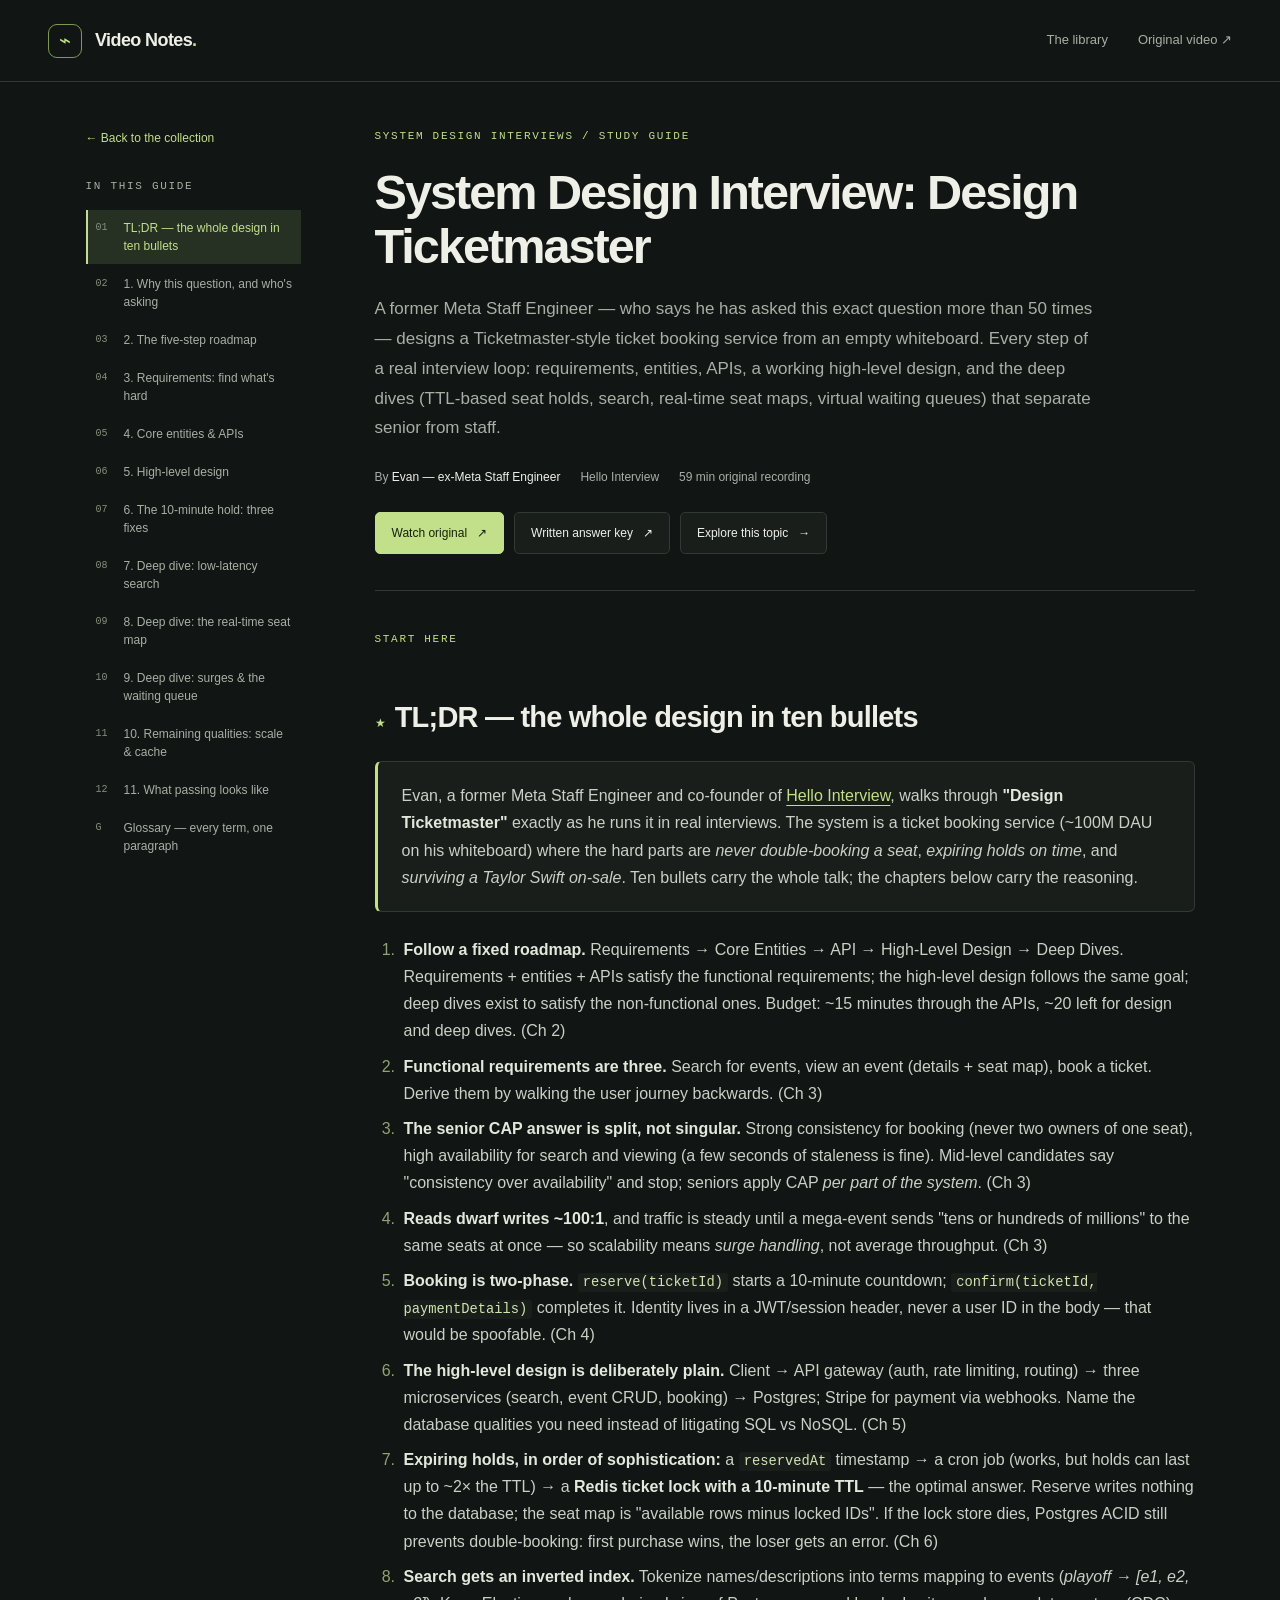
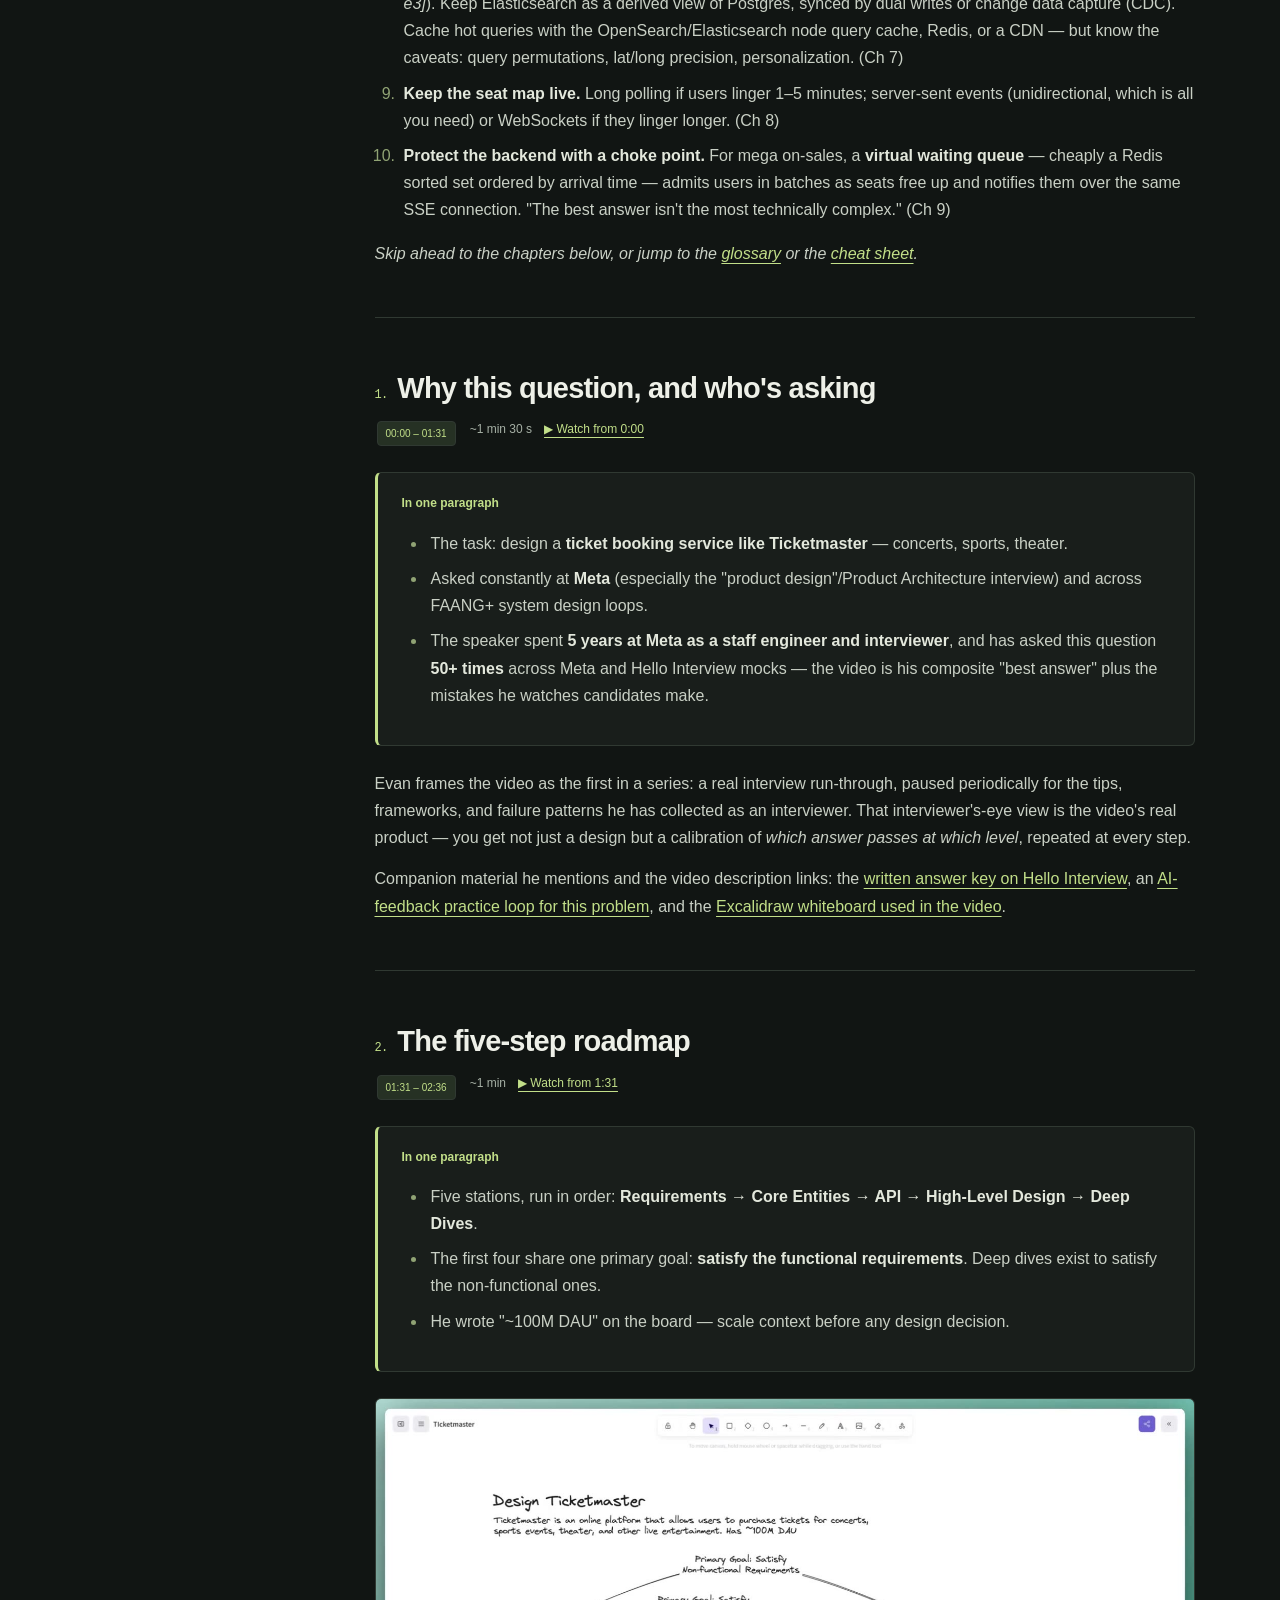
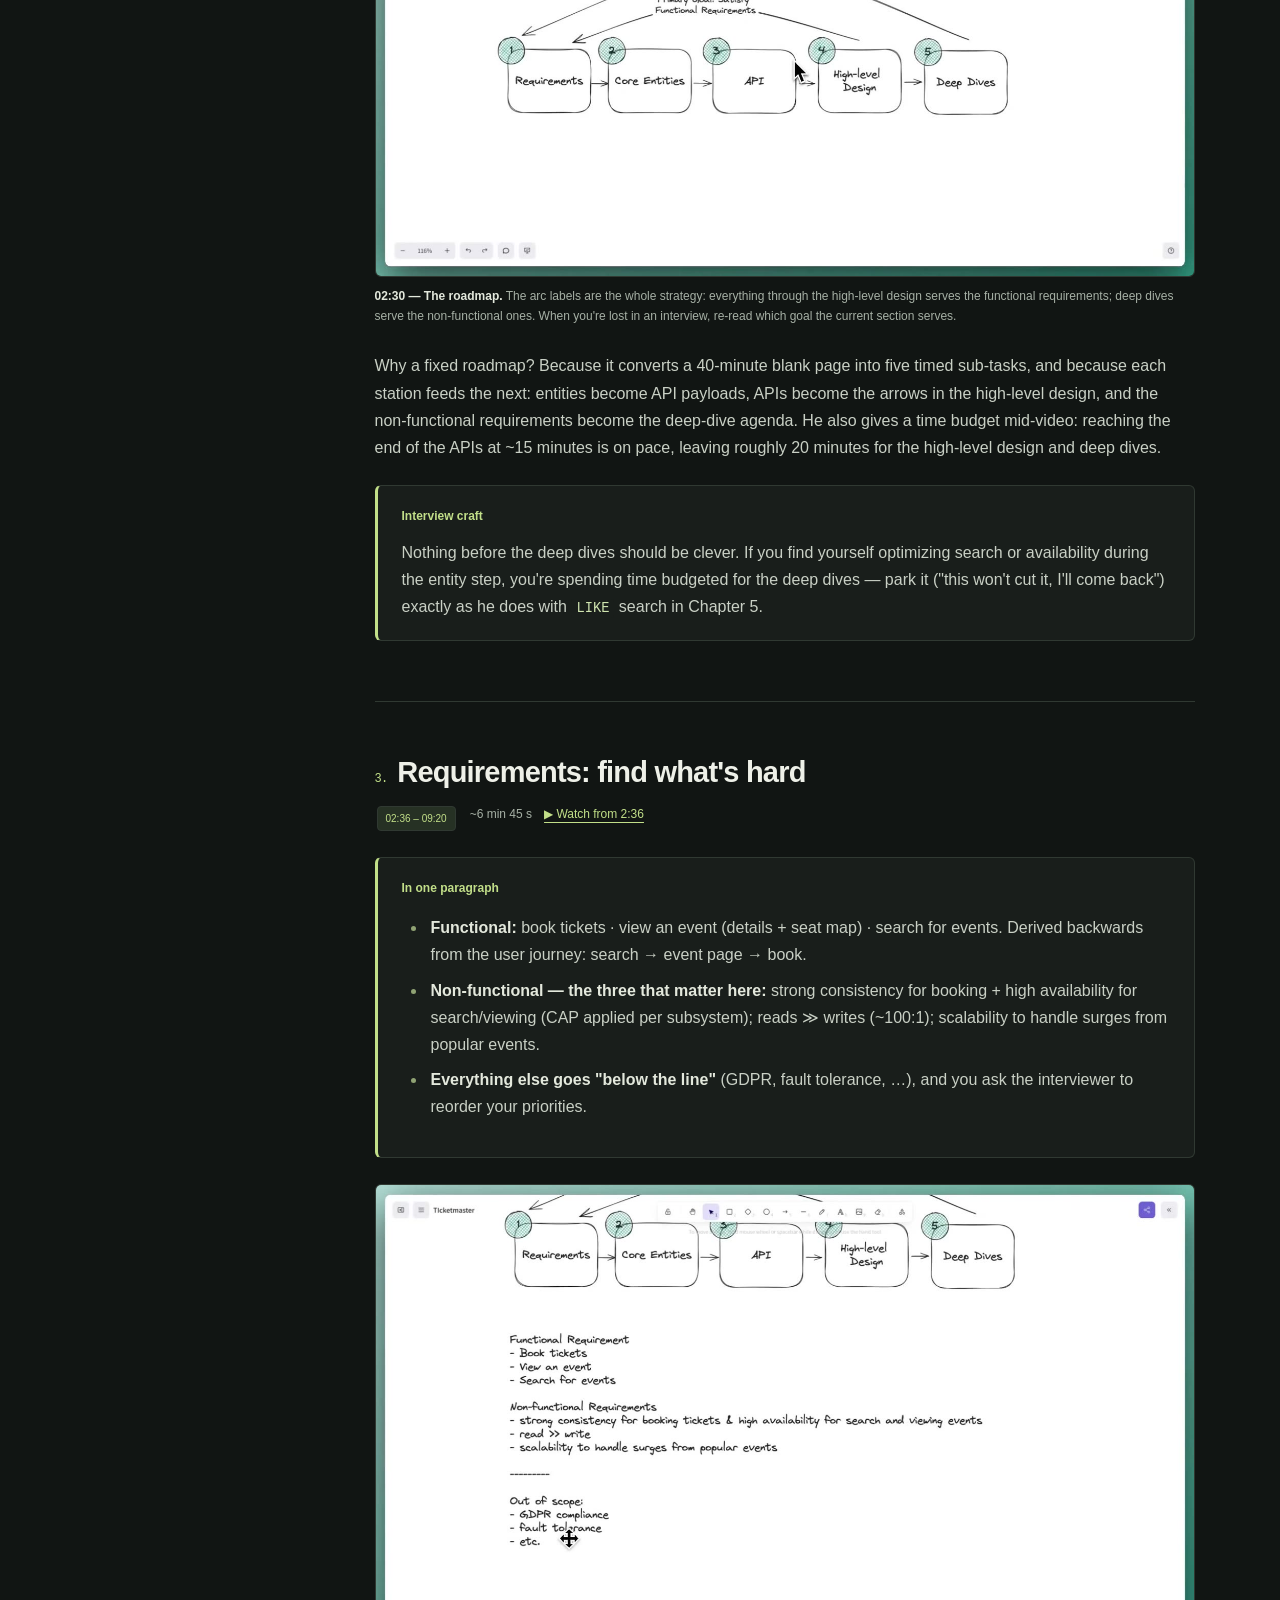
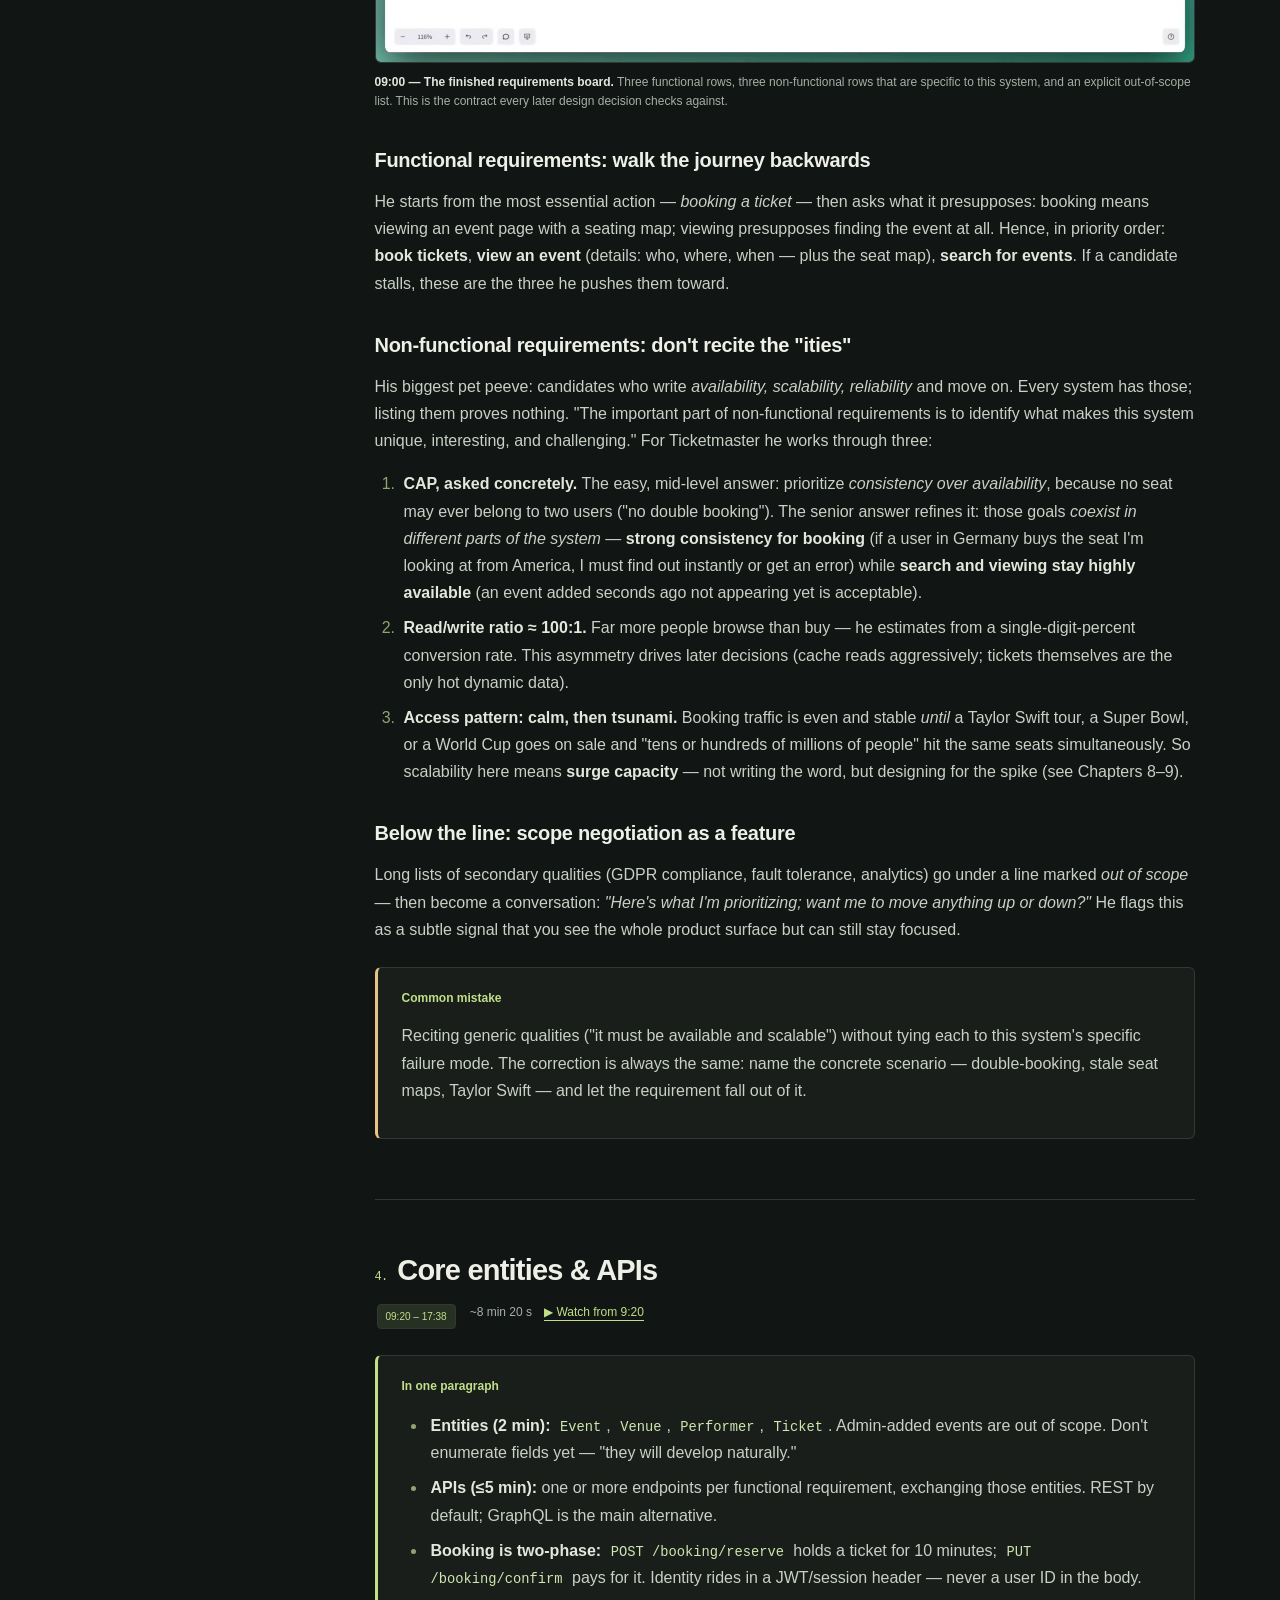
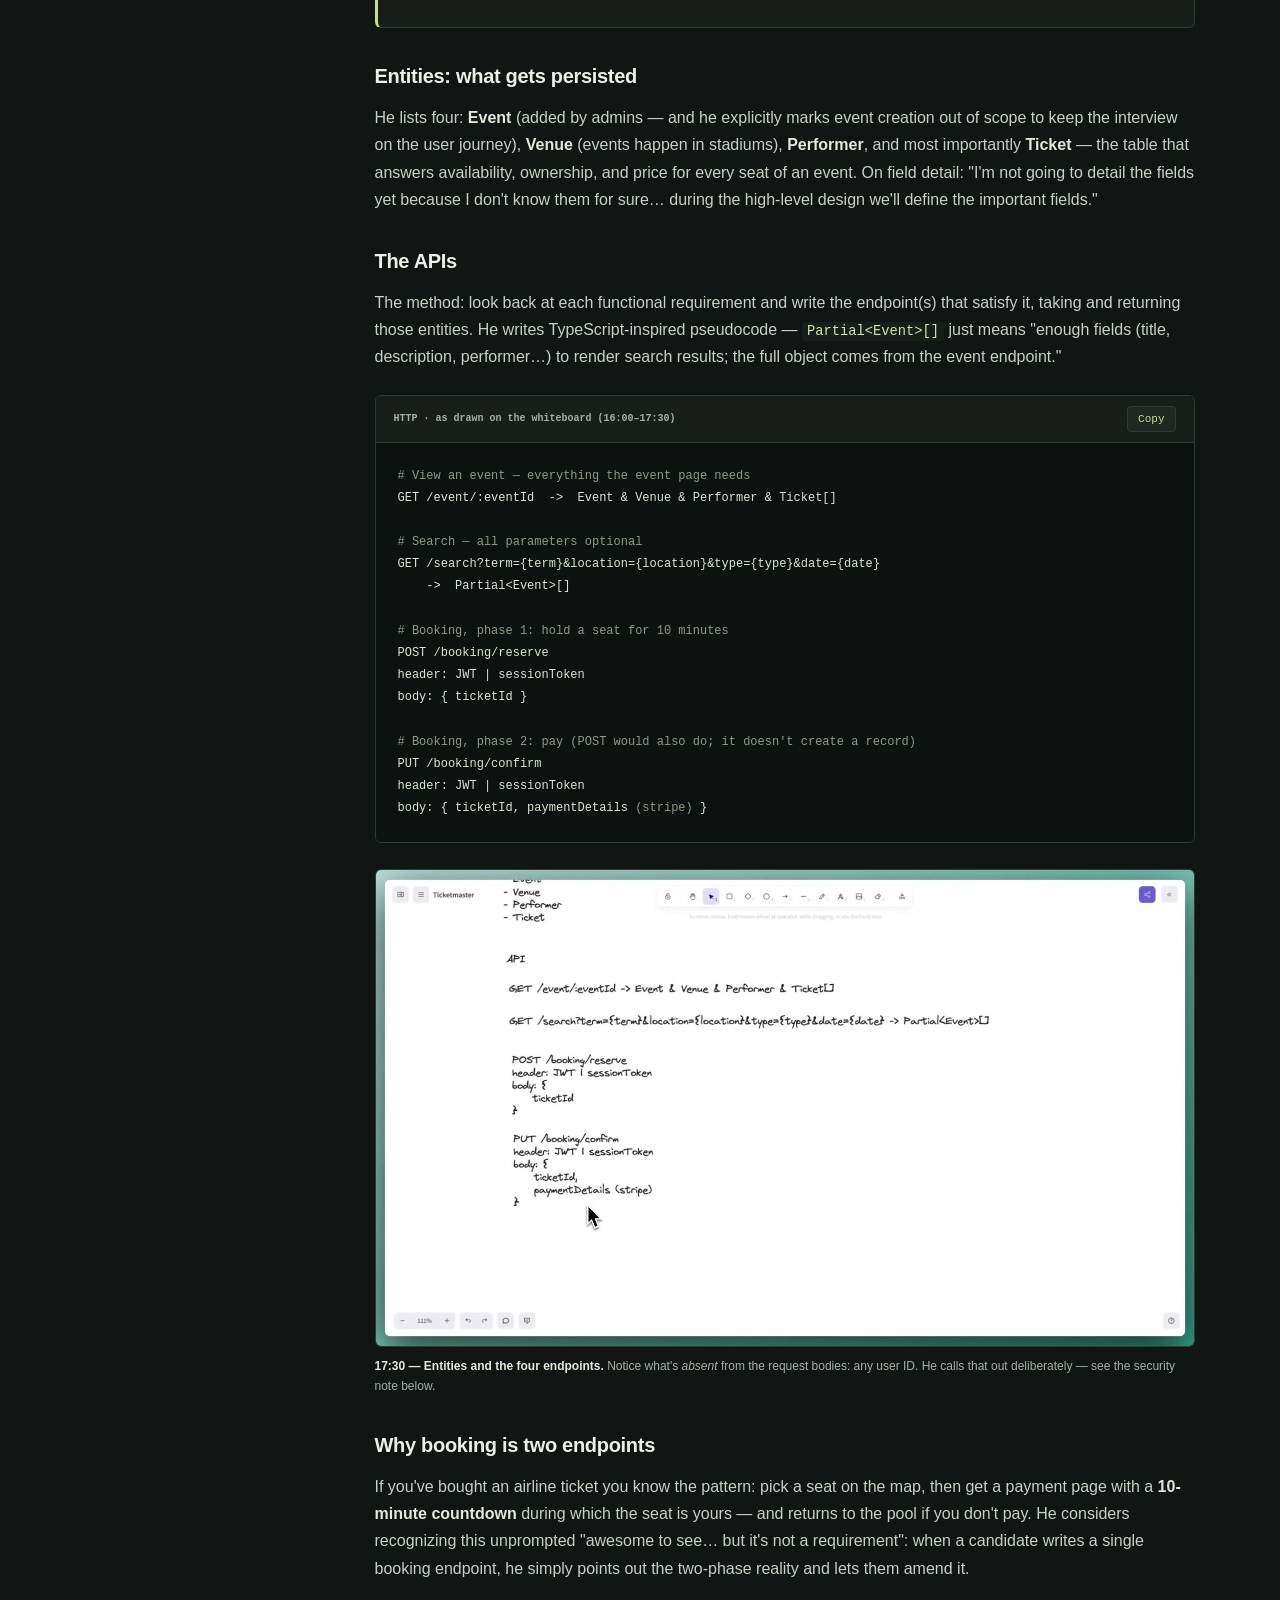
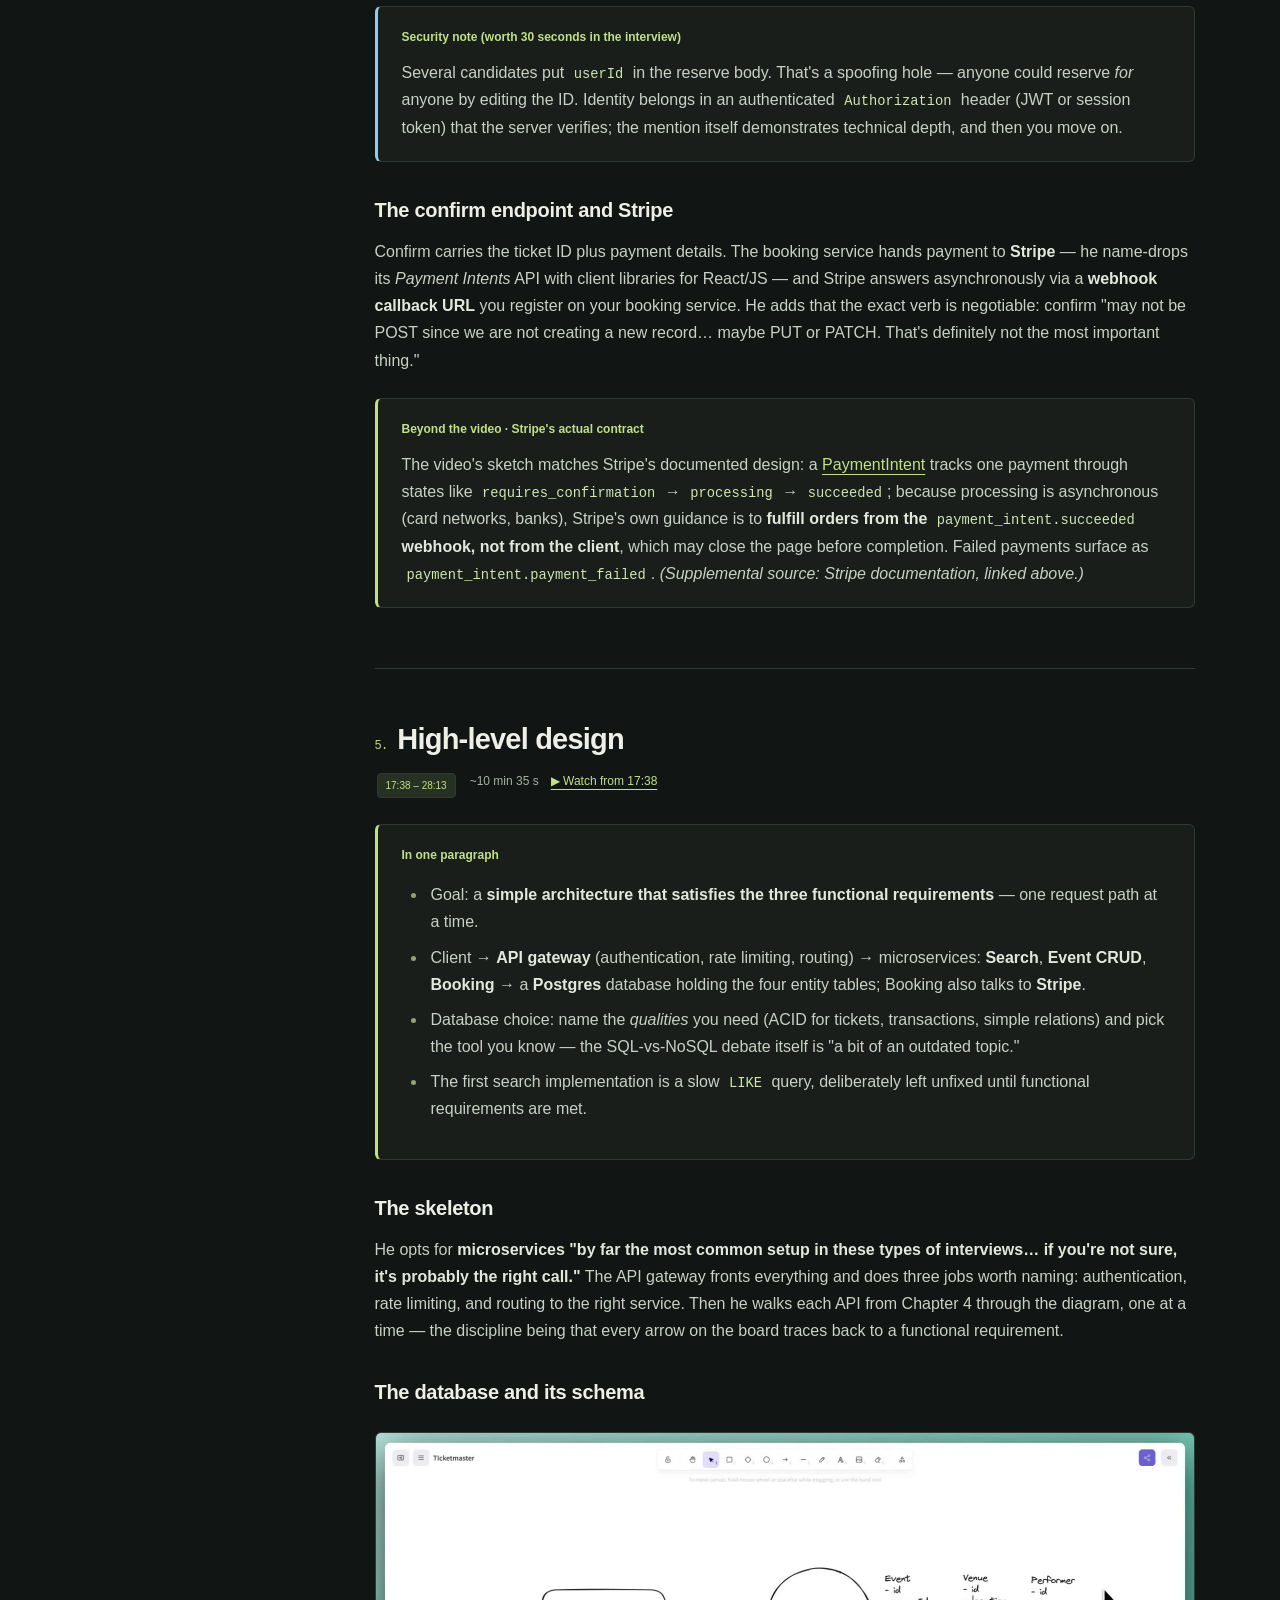
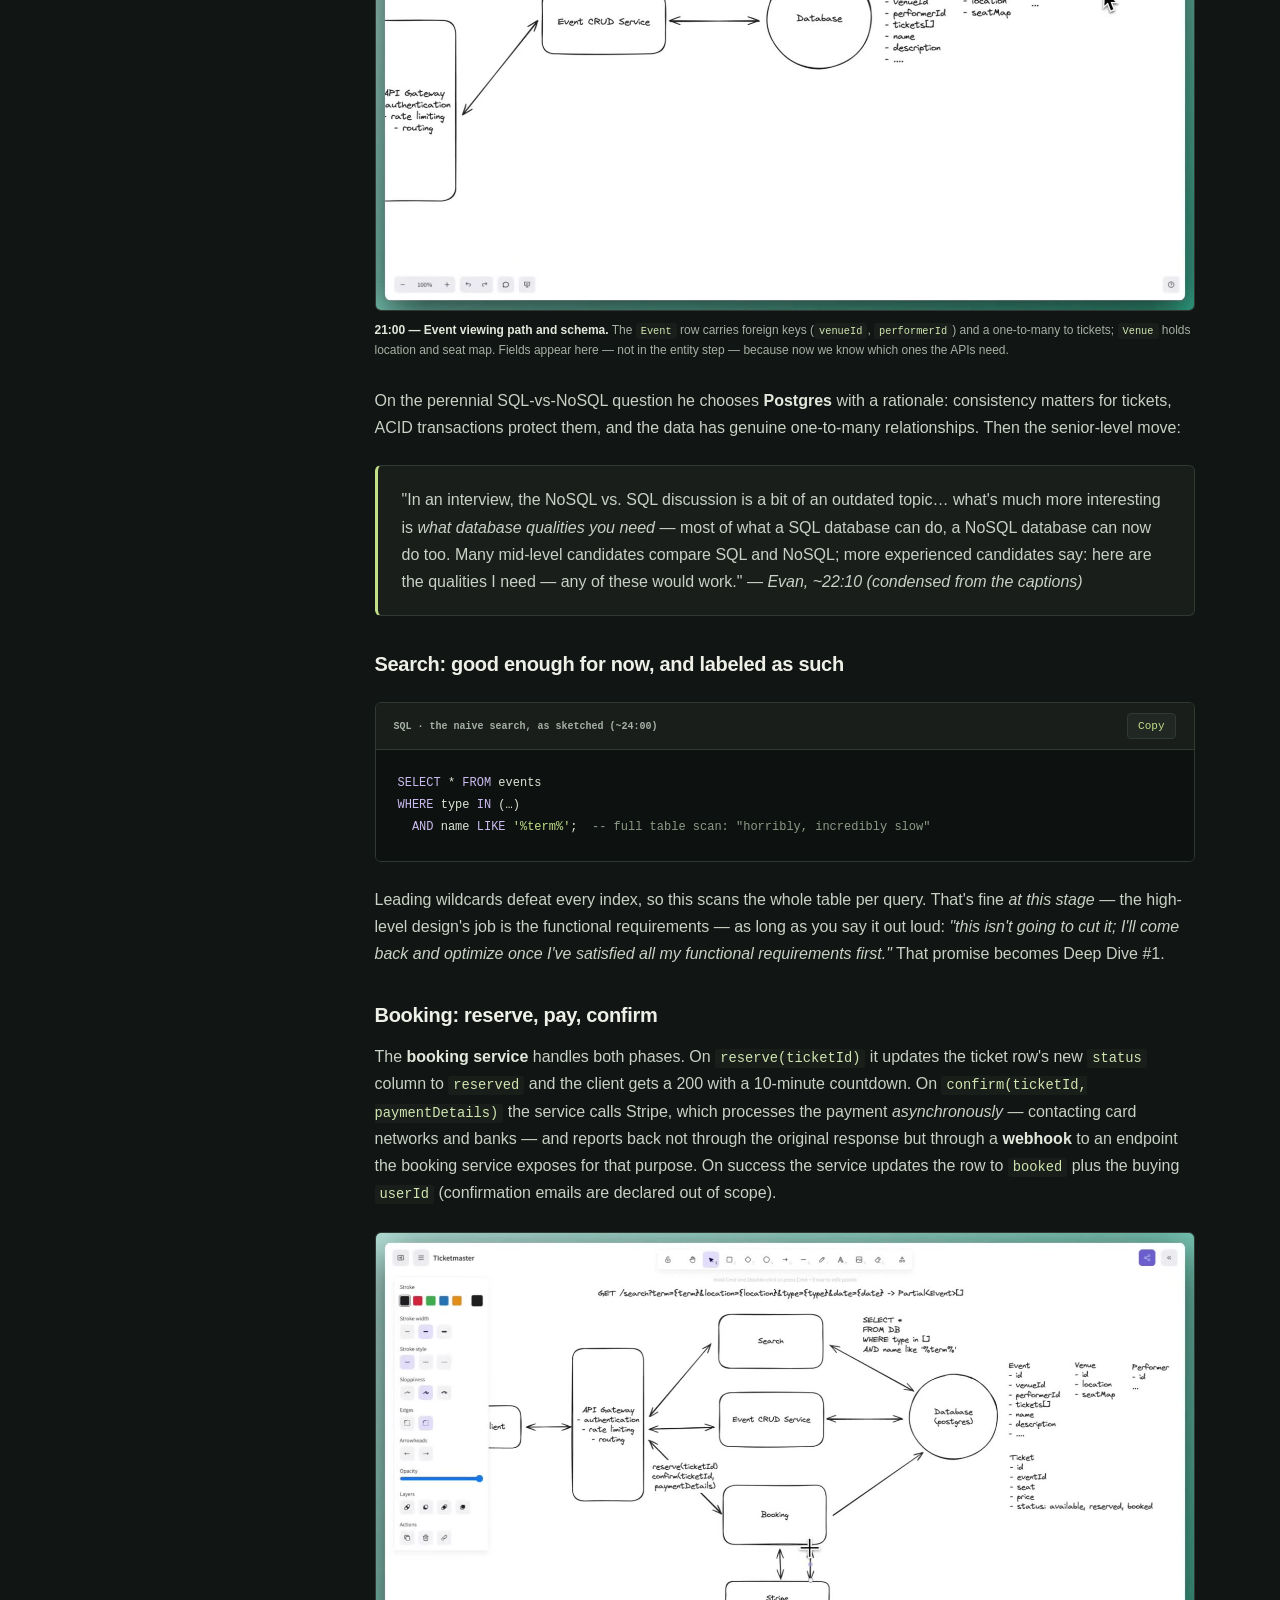
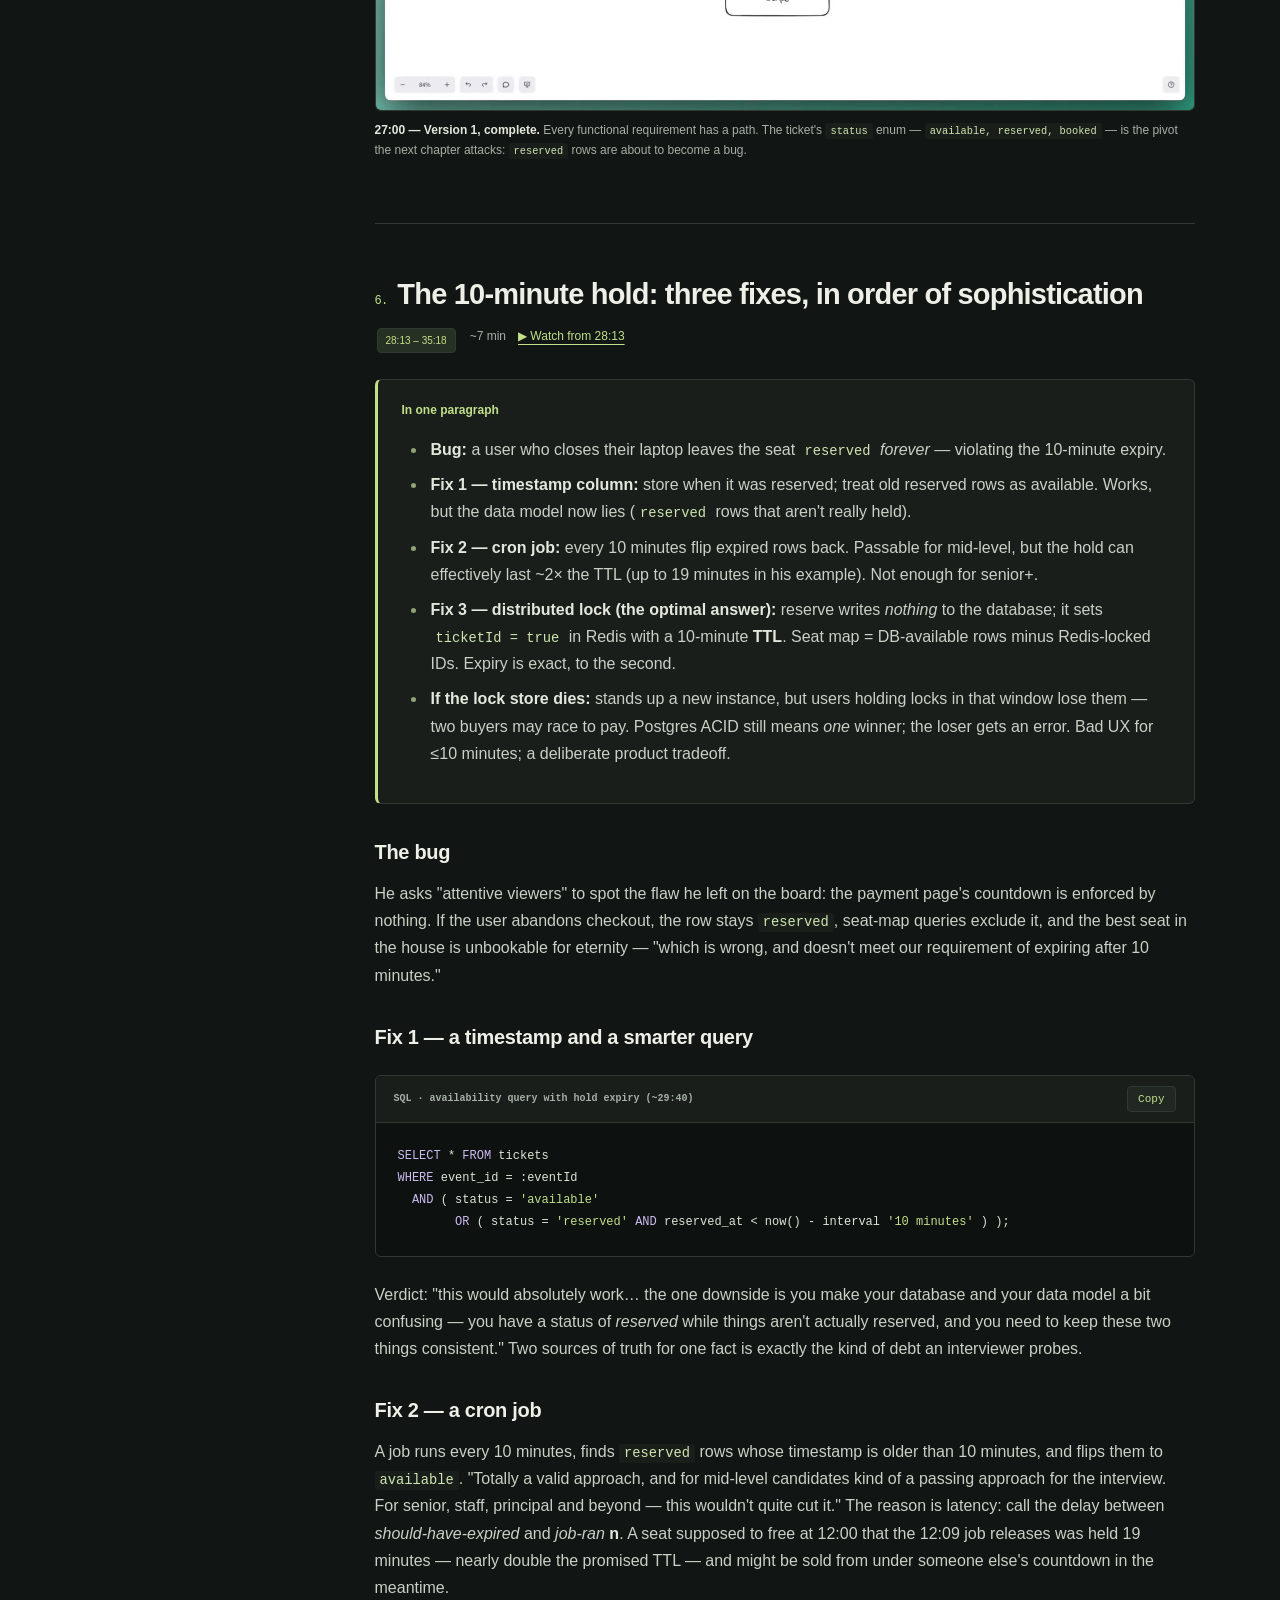
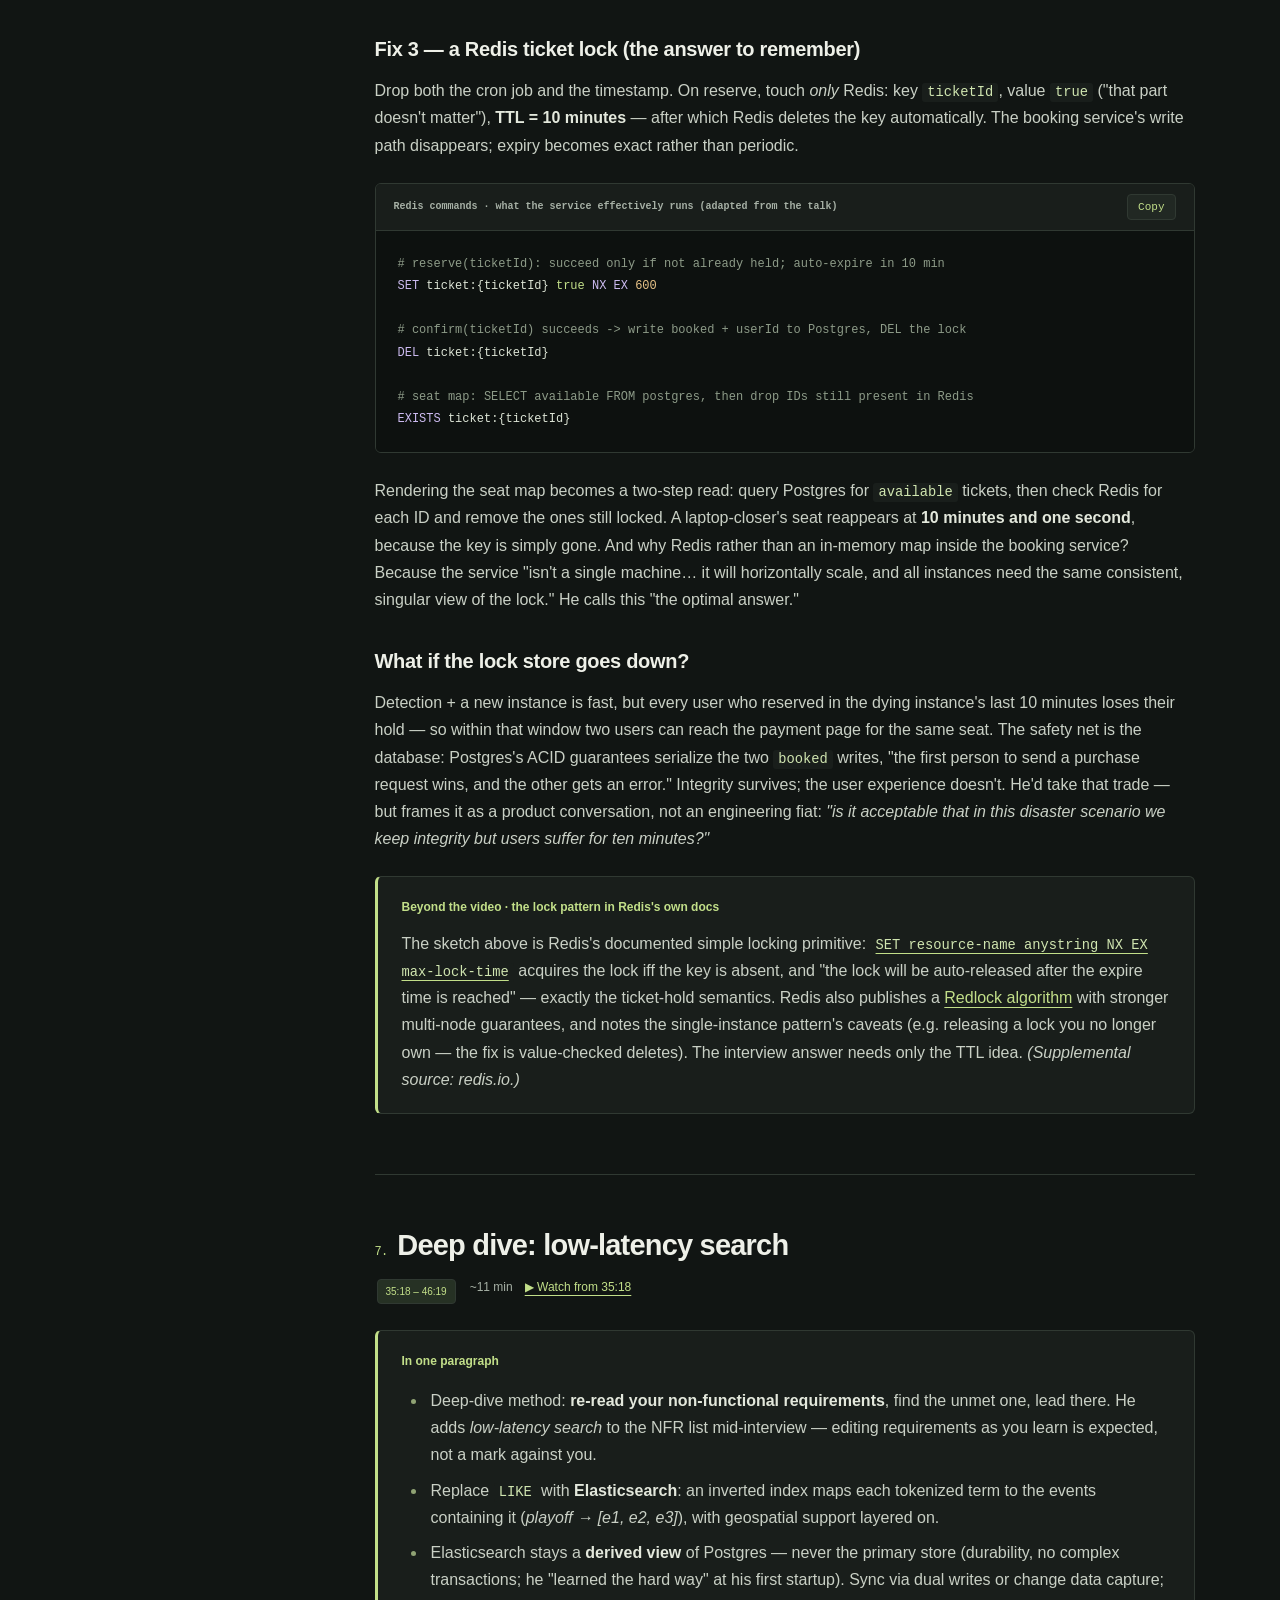
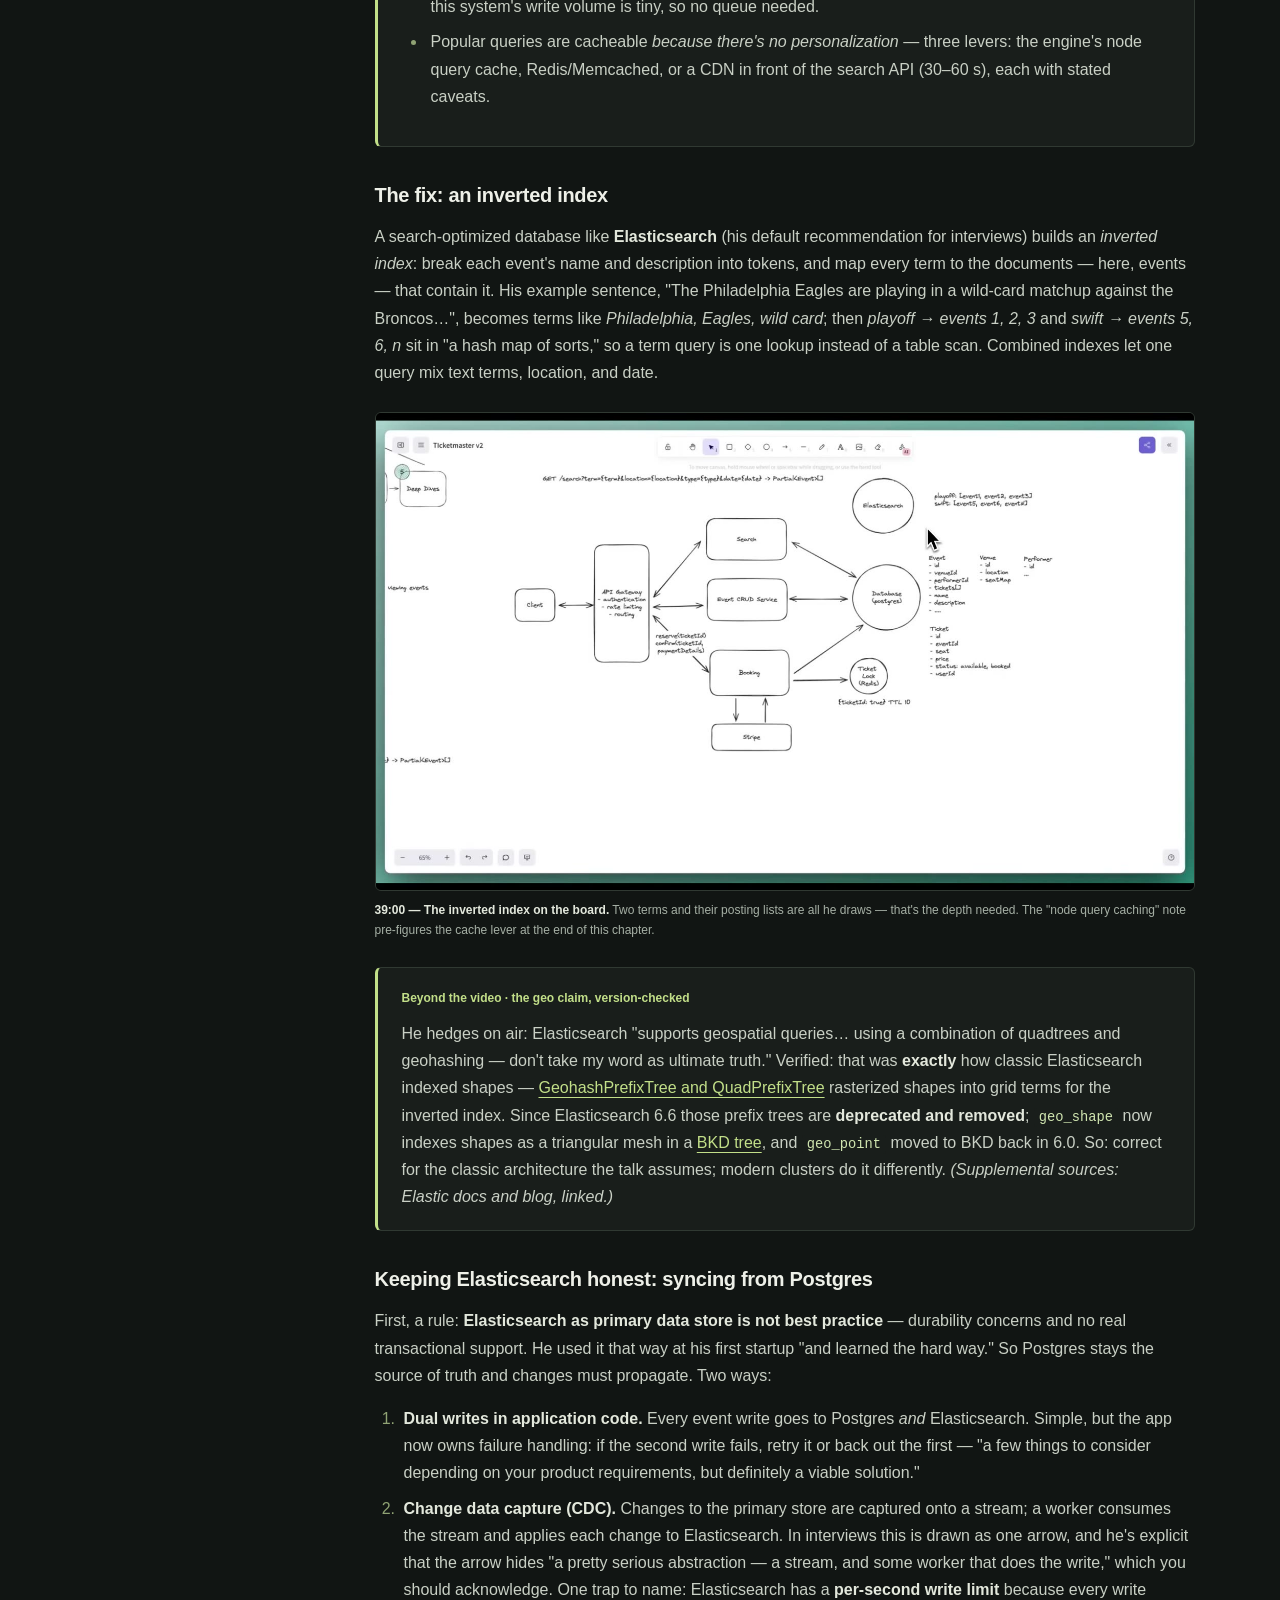
<file: System_Design_Interview_-_Design_Ticketmaster_w_a_Ex-Meta_Staff_Engineer/index.html>
<!doctype html>
<html lang="en">
<head>
<meta charset="utf-8"><meta name="viewport" content="width=device-width, initial-scale=1">
<meta name="description" content="A former Meta staff engineer designs Ticketmaster live: requirements, two-phase booking with a Redis TTL lock, Elasticsearch search, real-time seat maps, and the virtual waiting queue."><meta name="theme-color" content="#111513">
<title>System Design Interview: Design Ticketmaster — Video Notes</title>
<link rel="icon" href="../assets/favicon.svg" type="image/svg+xml"><link rel="stylesheet" href="../assets/site.css">
<script src="../assets/site.js" defer></script>
</head>
<body class="guide-page" id="top">
<a class="skip-link" href="#study-guide">Skip to the study guide</a><div class="reading-progress" aria-hidden="true"></div>
<header class="site-bar"><div class="site-bar-inner">
<a class="site-brand" href="../index.html" aria-label="Video Notes home"><span class="brand-mark" aria-hidden="true">⌁</span><span>Video Notes<span class="brand-dot">.</span></span></a>
<nav class="site-nav" aria-label="Site navigation"><a href="../index.html#library">The library</a><a href="https://www.youtube.com/watch?v=fhdPyoO6aXI">Original video ↗</a></nav>
</div></header>
<div class="guide-layout">
<aside class="guide-sidebar"><a class="back-library" href="../index.html#system-design-interviews">← Back to the collection</a><span class="section-label">In this guide</span>
<nav class="guide-toc" aria-label="Chapters"><a href="#heading-01"><span>01</span><span>TL;DR — the whole design in ten bullets</span></a><a href="#heading-02"><span>02</span><span>1. Why this question, and who's asking</span></a><a href="#heading-03"><span>03</span><span>2. The five-step roadmap</span></a><a href="#heading-04"><span>04</span><span>3. Requirements: find what's hard</span></a><a href="#heading-05"><span>05</span><span>4. Core entities &amp; APIs</span></a><a href="#heading-06"><span>06</span><span>5. High-level design</span></a><a href="#heading-07"><span>07</span><span>6. The 10-minute hold: three fixes</span></a><a href="#heading-08"><span>08</span><span>7. Deep dive: low-latency search</span></a><a href="#heading-09"><span>09</span><span>8. Deep dive: the real-time seat map</span></a><a href="#heading-10"><span>10</span><span>9. Deep dive: surges &amp; the waiting queue</span></a><a href="#heading-11"><span>11</span><span>10. Remaining qualities: scale &amp; cache</span></a><a href="#heading-12"><span>12</span><span>11. What passing looks like</span></a><a href="#heading-13"><span>G</span><span>Glossary — every term, one paragraph</span></a><a href="#heading-14"><span>★</span><span>Cheat sheet — one page, printed</span></a></nav><p class="sidebar-note">Study the flow once.<br>Return to the deep dives before your interview.</p></aside>
<main class="guide-main" id="study-guide">
<header class="guide-hero"><span class="eyebrow">System design interviews / Study guide</span>
<h1>System Design Interview: Design Ticketmaster</h1><p class="guide-description">A former Meta Staff Engineer — who says he has asked this exact question more than 50 times — designs a Ticketmaster-style ticket booking service from an empty whiteboard. Every step of a real interview loop: requirements, entities, APIs, a working high-level design, and the deep dives (TTL-based seat holds, search, real-time seat maps, virtual waiting queues) that separate senior from staff.</p>
<div class="guide-meta"><span>By <strong>Evan — ex-Meta Staff Engineer</strong></span><span>Hello Interview</span><span>59 min original recording</span></div>
<div class="guide-actions"><a class="button primary" href="https://www.youtube.com/watch?v=fhdPyoO6aXI">Watch original <span aria-hidden="true">↗</span></a><a class="button" href="https://www.hellointerview.com/learn/system-design/answer-keys/ticketmaster">Written answer key <span aria-hidden="true">↗</span></a><a class="button" href="../index.html#system-design-interviews">Explore this topic <span aria-hidden="true">→</span></a></div>
</header>
<details class="mobile-contents"><summary>Contents · 14 sections</summary><nav class="guide-toc" aria-label="Chapters on mobile"><a href="#heading-01"><span>01</span><span>TL;DR — the whole design in ten bullets</span></a><a href="#heading-02"><span>02</span><span>1. Why this question, and who's asking</span></a><a href="#heading-03"><span>03</span><span>2. The five-step roadmap</span></a><a href="#heading-04"><span>04</span><span>3. Requirements: find what's hard</span></a><a href="#heading-05"><span>05</span><span>4. Core entities &amp; APIs</span></a><a href="#heading-06"><span>06</span><span>5. High-level design</span></a><a href="#heading-07"><span>07</span><span>6. The 10-minute hold: three fixes</span></a><a href="#heading-08"><span>08</span><span>7. Deep dive: low-latency search</span></a><a href="#heading-09"><span>09</span><span>8. Deep dive: the real-time seat map</span></a><a href="#heading-10"><span>10</span><span>9. Deep dive: surges &amp; the waiting queue</span></a><a href="#heading-11"><span>11</span><span>10. Remaining qualities: scale &amp; cache</span></a><a href="#heading-12"><span>12</span><span>11. What passing looks like</span></a><a href="#heading-13"><span>G</span><span>Glossary — every term, one paragraph</span></a><a href="#heading-14"><span>★</span><span>Cheat sheet — one page, printed</span></a></nav></details>
<div class="guide-content">

    <section id="tldr">
      <div class="eyebrow">Start here</div>
      <h2 id="heading-01"><span class="chap-num">★</span>TL;DR — the whole design in ten bullets</h2>
      <div class="intro-callout">
        Evan, a former Meta Staff Engineer and co-founder of <a href="https://www.hellointerview.com/learn/system-design/answer-keys/ticketmaster">Hello Interview</a>, walks through <strong>"Design Ticketmaster"</strong> exactly as he runs it in real interviews. The system is a ticket booking service (~100M DAU on his whiteboard) where the hard parts are <em>never double-booking a seat</em>, <em>expiring holds on time</em>, and <em>surviving a Taylor Swift on-sale</em>. Ten bullets carry the whole talk; the chapters below carry the reasoning.
      </div>
      <ol>
        <li><strong>Follow a fixed roadmap.</strong> Requirements → Core Entities → API → High-Level Design → Deep Dives. Requirements + entities + APIs satisfy the functional requirements; the high-level design follows the same goal; deep dives exist to satisfy the non-functional ones. Budget: ~15 minutes through the APIs, ~20 left for design and deep dives. (Ch 2)</li>
        <li><strong>Functional requirements are three.</strong> Search for events, view an event (details + seat map), book a ticket. Derive them by walking the user journey backwards. (Ch 3)</li>
        <li><strong>The senior CAP answer is split, not singular.</strong> Strong consistency for booking (never two owners of one seat), high availability for search and viewing (a few seconds of staleness is fine). Mid-level candidates say "consistency over availability" and stop; seniors apply CAP <em>per part of the system</em>. (Ch 3)</li>
        <li><strong>Reads dwarf writes ~100:1</strong>, and traffic is steady until a mega-event sends "tens or hundreds of millions" to the same seats at once — so scalability means <em>surge handling</em>, not average throughput. (Ch 3)</li>
        <li><strong>Booking is two-phase.</strong> <code>reserve(ticketId)</code> starts a 10-minute countdown; <code>confirm(ticketId, paymentDetails)</code> completes it. Identity lives in a JWT/session header, never a user ID in the body — that would be spoofable. (Ch 4)</li>
        <li><strong>The high-level design is deliberately plain.</strong> Client → API gateway (auth, rate limiting, routing) → three microservices (search, event CRUD, booking) → Postgres; Stripe for payment via webhooks. Name the database qualities you need instead of litigating SQL vs NoSQL. (Ch 5)</li>
        <li><strong>Expiring holds, in order of sophistication:</strong> a <code>reservedAt</code> timestamp → a cron job (works, but holds can last up to ~2× the TTL) → a <strong>Redis ticket lock with a 10-minute TTL</strong> — the optimal answer. Reserve writes nothing to the database; the seat map is "available rows minus locked IDs". If the lock store dies, Postgres ACID still prevents double-booking: first purchase wins, the loser gets an error. (Ch 6)</li>
        <li><strong>Search gets an inverted index.</strong> Tokenize names/descriptions into terms mapping to events (<em>playoff → [e1, e2, e3]</em>). Keep Elasticsearch as a derived view of Postgres, synced by dual writes or change data capture (CDC). Cache hot queries with the OpenSearch/Elasticsearch node query cache, Redis, or a CDN — but know the caveats: query permutations, lat/long precision, personalization. (Ch 7)</li>
        <li><strong>Keep the seat map live.</strong> Long polling if users linger 1–5 minutes; server-sent events (unidirectional, which is all you need) or WebSockets if they linger longer. (Ch 8)</li>
        <li><strong>Protect the backend with a choke point.</strong> For mega on-sales, a <strong>virtual waiting queue</strong> — cheaply a Redis sorted set ordered by arrival time — admits users in batches as seats free up and notifies them over the same SSE connection. "The best answer isn't the most technically complex." (Ch 9)</li>
      </ol>
      <p><em>Skip ahead to the chapters below, or jump to the <a href="#glossary">glossary</a> or the <a href="#cheat-sheet">cheat sheet</a>.</em></p>
    </section>

    <article id="ch1" class="chapter">
      <div class="chapter-head">
        <h2 id="heading-02"><span class="chap-num">1.</span>Why this question, and who's asking</h2>
        <div class="meta">
          <span class="badge">00:00 – 01:31</span>
          <span>~1 min 30 s</span>
          <a class="watch-link" href="https://www.youtube.com/watch?v=fhdPyoO6aXI&amp;t=0s" target="_blank" rel="noopener">▶ Watch from 0:00</a>
        </div>
      </div>
      <div class="chapter-tldr">
        <div class="label">In one paragraph</div>
        <ul>
          <li>The task: design a <strong>ticket booking service like Ticketmaster</strong> — concerts, sports, theater.</li>
          <li>Asked constantly at <strong>Meta</strong> (especially the "product design"/Product Architecture interview) and across FAANG+ system design loops.</li>
          <li>The speaker spent <strong>5 years at Meta as a staff engineer and interviewer</strong>, and has asked this question <strong>50+ times</strong> across Meta and Hello Interview mocks — the video is his composite "best answer" plus the mistakes he watches candidates make.</li>
        </ul>
      </div>
      <p>Evan frames the video as the first in a series: a real interview run-through, paused periodically for the tips, frameworks, and failure patterns he has collected as an interviewer. That interviewer's-eye view is the video's real product — you get not just a design but a calibration of <em>which answer passes at which level</em>, repeated at every step.</p>
      <p>Companion material he mentions and the video description links: the <a href="https://www.hellointerview.com/learn/system-design/answer-keys/ticketmaster" target="_blank" rel="noopener">written answer key on Hello Interview</a>, an <a href="https://hellointerview.com/practice/youtube" target="_blank" rel="noopener">AI-feedback practice loop for this problem</a>, and the <a href="https://link.excalidraw.com/l/56zGeHiLyKZ/2Z8PSPHfA8q" target="_blank" rel="noopener">Excalidraw whiteboard used in the video</a>.</p>
    </article>

    <article id="ch2" class="chapter">
      <div class="chapter-head">
        <h2 id="heading-03"><span class="chap-num">2.</span>The five-step roadmap</h2>
        <div class="meta">
          <span class="badge">01:31 – 02:36</span>
          <span>~1 min</span>
          <a class="watch-link" href="https://www.youtube.com/watch?v=fhdPyoO6aXI&amp;t=91s" target="_blank" rel="noopener">▶ Watch from 1:31</a>
        </div>
      </div>
      <div class="chapter-tldr">
        <div class="label">In one paragraph</div>
        <ul>
          <li>Five stations, run in order: <strong>Requirements → Core Entities → API → High-Level Design → Deep Dives</strong>.</li>
          <li>The first four share one primary goal: <strong>satisfy the functional requirements</strong>. Deep dives exist to satisfy the non-functional ones.</li>
          <li>He wrote "~100M DAU" on the board — scale context before any design decision.</li>
        </ul>
      </div>

      <figure>
        <img src="assets/screenshots/01-roadmap.jpg" alt="Whiteboard reading 'Design Ticketmaster … Has ~100M DAU' above a five-box flow: Requirements, Core Entities, API, High-level Design, Deep Dives, with arcs labeled 'Primary Goal: Satisfy Functional Requirements' and 'Primary Goal: Satisfy Non-functional Requirements'" loading="lazy" />
        <figcaption><strong>02:30 — The roadmap.</strong> The arc labels are the whole strategy: everything through the high-level design serves the functional requirements; deep dives serve the non-functional ones. When you're lost in an interview, re-read which goal the current section serves.</figcaption>
      </figure>

      <p>Why a fixed roadmap? Because it converts a 40-minute blank page into five timed sub-tasks, and because each station feeds the next: entities become API payloads, APIs become the arrows in the high-level design, and the non-functional requirements become the deep-dive agenda. He also gives a time budget mid-video: reaching the end of the APIs at ~15 minutes is on pace, leaving roughly 20 minutes for the high-level design and deep dives.</p>
      <div class="callout" data-label="Interview craft">
        <p>Nothing before the deep dives should be clever. If you find yourself optimizing search or availability during the entity step, you're spending time budgeted for the deep dives — park it ("this won't cut it, I'll come back") exactly as he does with <code>LIKE</code> search in Chapter 5.</p>
      </div>
    </article>

    <article id="ch3" class="chapter">
      <div class="chapter-head">
        <h2 id="heading-04"><span class="chap-num">3.</span>Requirements: find what's hard</h2>
        <div class="meta">
          <span class="badge">02:36 – 09:20</span>
          <span>~6 min 45 s</span>
          <a class="watch-link" href="https://www.youtube.com/watch?v=fhdPyoO6aXI&amp;t=156s" target="_blank" rel="noopener">▶ Watch from 2:36</a>
        </div>
      </div>
      <div class="chapter-tldr">
        <div class="label">In one paragraph</div>
        <ul>
          <li><strong>Functional:</strong> book tickets · view an event (details + seat map) · search for events. Derived backwards from the user journey: search → event page → book.</li>
          <li><strong>Non-functional — the three that matter here:</strong> strong consistency for booking + high availability for search/viewing (CAP applied per subsystem); reads ≫ writes (~100:1); scalability to handle surges from popular events.</li>
          <li><strong>Everything else goes "below the line"</strong> (GDPR, fault tolerance, …), and you ask the interviewer to reorder your priorities.</li>
        </ul>
      </div>

      <figure>
        <img src="assets/screenshots/02-requirements.jpg" alt="Whiteboard listing Functional Requirement (Book tickets, View an event, Search for events), Non-functional Requirements (strong consistency for booking tickets & high availability for search and viewing events, read >> write, scalability to handle surges from popular events), and Out of scope (GDPR compliance, fault tolerance, etc.)" loading="lazy" />
        <figcaption><strong>09:00 — The finished requirements board.</strong> Three functional rows, three non-functional rows that are specific to this system, and an explicit out-of-scope list. This is the contract every later design decision checks against.</figcaption>
      </figure>

      <h3>Functional requirements: walk the journey backwards</h3>
      <p>He starts from the most essential action — <em>booking a ticket</em> — then asks what it presupposes: booking means viewing an event page with a seating map; viewing presupposes finding the event at all. Hence, in priority order: <strong>book tickets</strong>, <strong>view an event</strong> (details: who, where, when — plus the seat map), <strong>search for events</strong>. If a candidate stalls, these are the three he pushes them toward.</p>

      <h3>Non-functional requirements: don't recite the "ities"</h3>
      <p>His biggest pet peeve: candidates who write <em>availability, scalability, reliability</em> and move on. Every system has those; listing them proves nothing. "The important part of non-functional requirements is to identify what makes this system unique, interesting, and challenging." For Ticketmaster he works through three:</p>
      <ol>
        <li><strong>CAP, asked concretely.</strong> The easy, mid-level answer: prioritize <em>consistency over availability</em>, because no seat may ever belong to two users ("no double booking"). The senior answer refines it: those goals <em>coexist in different parts of the system</em> — <strong>strong consistency for booking</strong> (if a user in Germany buys the seat I'm looking at from America, I must find out instantly or get an error) while <strong>search and viewing stay highly available</strong> (an event added seconds ago not appearing yet is acceptable).</li>
        <li><strong>Read/write ratio ≈ 100:1.</strong> Far more people browse than buy — he estimates from a single-digit-percent conversion rate. This asymmetry drives later decisions (cache reads aggressively; tickets themselves are the only hot dynamic data).</li>
        <li><strong>Access pattern: calm, then tsunami.</strong> Booking traffic is even and stable <em>until</em> a Taylor Swift tour, a Super Bowl, or a World Cup goes on sale and "tens or hundreds of millions of people" hit the same seats simultaneously. So scalability here means <strong>surge capacity</strong> — not writing the word, but designing for the spike (see Chapters 8–9).</li>
      </ol>

      <h3>Below the line: scope negotiation as a feature</h3>
      <p>Long lists of secondary qualities (GDPR compliance, fault tolerance, analytics) go under a line marked <em>out of scope</em> — then become a conversation: <em>"Here's what I'm prioritizing; want me to move anything up or down?"</em> He flags this as a subtle signal that you see the whole product surface but can still stay focused.</p>
      <div class="pitfall">
        <div class="label">Common mistake</div>
        <p>Reciting generic qualities ("it must be available and scalable") without tying each to this system's specific failure mode. The correction is always the same: name the concrete scenario — double-booking, stale seat maps, Taylor Swift — and let the requirement fall out of it.</p>
      </div>
    </article>

    <article id="ch4" class="chapter">
      <div class="chapter-head">
        <h2 id="heading-05"><span class="chap-num">4.</span>Core entities &amp; APIs</h2>
        <div class="meta">
          <span class="badge">09:20 – 17:38</span>
          <span>~8 min 20 s</span>
          <a class="watch-link" href="https://www.youtube.com/watch?v=fhdPyoO6aXI&amp;t=560s" target="_blank" rel="noopener">▶ Watch from 9:20</a>
        </div>
      </div>
      <div class="chapter-tldr">
        <div class="label">In one paragraph</div>
        <ul>
          <li><strong>Entities (2 min):</strong> <code>Event</code>, <code>Venue</code>, <code>Performer</code>, <code>Ticket</code>. Admin-added events are out of scope. Don't enumerate fields yet — "they will develop naturally."</li>
          <li><strong>APIs (≤5 min):</strong> one or more endpoints per functional requirement, exchanging those entities. REST by default; GraphQL is the main alternative.</li>
          <li><strong>Booking is two-phase:</strong> <code>POST /booking/reserve</code> holds a ticket for 10 minutes; <code>PUT /booking/confirm</code> pays for it. Identity rides in a JWT/session header — never a user ID in the body.</li>
        </ul>
      </div>

      <h3>Entities: what gets persisted</h3>
      <p>He lists four: <strong>Event</strong> (added by admins — and he explicitly marks event creation out of scope to keep the interview on the user journey), <strong>Venue</strong> (events happen in stadiums), <strong>Performer</strong>, and most importantly <strong>Ticket</strong> — the table that answers availability, ownership, and price for every seat of an event. On field detail: "I'm not going to detail the fields yet because I don't know them for sure… during the high-level design we'll define the important fields."</p>

      <h3>The APIs</h3>
      <p>The method: look back at each functional requirement and write the endpoint(s) that satisfy it, taking and returning those entities. He writes TypeScript-inspired pseudocode — <code>Partial&lt;Event&gt;[]</code> just means "enough fields (title, description, performer…) to render search results; the full object comes from the event endpoint."</p>

      <div class="codeblock"><div class="code-head"><span class="label">HTTP · as drawn on the whiteboard (16:00–17:30)</span></div>
<pre><code><span class="cm"># View an event — everything the event page needs</span>
GET /event/:eventId  -&gt;  Event &amp; Venue &amp; Performer &amp; Ticket[]

<span class="cm"># Search — all parameters optional</span>
GET /search?term={term}&amp;location={location}&amp;type={type}&amp;date={date}
    -&gt;  Partial&lt;Event&gt;[]

<span class="cm"># Booking, phase 1: hold a seat for 10 minutes</span>
POST /booking/reserve
header: JWT | sessionToken
body: { ticketId }

<span class="cm"># Booking, phase 2: pay (POST would also do; it doesn't create a record)</span>
PUT /booking/confirm
header: JWT | sessionToken
body: { ticketId, paymentDetails <span class="cm">(stripe)</span> }</code></pre></div>

      <figure>
        <img src="assets/screenshots/03-entities-apis.jpg" alt="Whiteboard with the entity list (Event, Venue, Performer, Ticket) and the four API definitions, including reserve and confirm endpoints with JWT session-token headers" loading="lazy" />
        <figcaption><strong>17:30 — Entities and the four endpoints.</strong> Notice what's <em>absent</em> from the request bodies: any user ID. He calls that out deliberately — see the security note below.</figcaption>
      </figure>

      <h3>Why booking is two endpoints</h3>
      <p>If you've bought an airline ticket you know the pattern: pick a seat on the map, then get a payment page with a <strong>10-minute countdown</strong> during which the seat is yours — and returns to the pool if you don't pay. He considers recognizing this unprompted "awesome to see… but it's not a requirement": when a candidate writes a single booking endpoint, he simply points out the two-phase reality and lets them amend it.</p>

      <div class="callout tip" data-label="Security note (worth 30 seconds in the interview)">
        <p>Several candidates put <code>userId</code> in the reserve body. That's a spoofing hole — anyone could reserve <em>for</em> anyone by editing the ID. Identity belongs in an authenticated <code>Authorization</code> header (JWT or session token) that the server verifies; the mention itself demonstrates technical depth, and then you move on.</p>
      </div>
      <h3>The confirm endpoint and Stripe</h3>
      <p>Confirm carries the ticket ID plus payment details. The booking service hands payment to <strong>Stripe</strong> — he name-drops its <em>Payment Intents</em> API with client libraries for React/JS — and Stripe answers asynchronously via a <strong>webhook callback URL</strong> you register on your booking service. He adds that the exact verb is negotiable: confirm "may not be POST since we are not creating a new record… maybe PUT or PATCH. That's definitely not the most important thing."</p>
      <div class="callout" data-label="Beyond the video · Stripe's actual contract">
        <p>The video's sketch matches Stripe's documented design: a <a href="https://docs.stripe.com/payments/payment-intents/verifying-status" target="_blank" rel="noopener">PaymentIntent</a> tracks one payment through states like <code>requires_confirmation</code> → <code>processing</code> → <code>succeeded</code>; because processing is asynchronous (card networks, banks), Stripe's own guidance is to <strong>fulfill orders from the <code>payment_intent.succeeded</code> webhook, not from the client</strong>, which may close the page before completion. Failed payments surface as <code>payment_intent.payment_failed</code>. <em>(Supplemental source: Stripe documentation, linked above.)</em></p>
      </div>
    </article>

    <article id="ch5" class="chapter">
      <div class="chapter-head">
        <h2 id="heading-06"><span class="chap-num">5.</span>High-level design</h2>
        <div class="meta">
          <span class="badge">17:38 – 28:13</span>
          <span>~10 min 35 s</span>
          <a class="watch-link" href="https://www.youtube.com/watch?v=fhdPyoO6aXI&amp;t=1058s" target="_blank" rel="noopener">▶ Watch from 17:38</a>
        </div>
      </div>
      <div class="chapter-tldr">
        <div class="label">In one paragraph</div>
        <ul>
          <li>Goal: a <strong>simple architecture that satisfies the three functional requirements</strong> — one request path at a time.</li>
          <li>Client → <strong>API gateway</strong> (authentication, rate limiting, routing) → microservices: <strong>Search</strong>, <strong>Event CRUD</strong>, <strong>Booking</strong> → a <strong>Postgres</strong> database holding the four entity tables; Booking also talks to <strong>Stripe</strong>.</li>
          <li>Database choice: name the <em>qualities</em> you need (ACID for tickets, transactions, simple relations) and pick the tool you know — the SQL-vs-NoSQL debate itself is "a bit of an outdated topic."</li>
          <li>The first search implementation is a slow <code>LIKE</code> query, deliberately left unfixed until functional requirements are met.</li>
        </ul>
      </div>

      <h3>The skeleton</h3>
      <p>He opts for <strong>microservices "by far the most common setup in these types of interviews… if you're not sure, it's probably the right call."</strong> The API gateway fronts everything and does three jobs worth naming: authentication, rate limiting, and routing to the right service. Then he walks each API from Chapter 4 through the diagram, one at a time — the discipline being that every arrow on the board traces back to a functional requirement.</p>

      <h3>The database and its schema</h3>

      <figure>
        <img src="assets/screenshots/04-hld-database.jpg" alt="Whiteboard showing Client connected to an API Gateway (authentication, rate limiting, routing), then to an Event CRUD Service and a Database circle annotated with Event (id, venueId, performerId, tickets[], name, description), Venue (id, location, seatMap), and Performer (id) fields" loading="lazy" />
        <figcaption><strong>21:00 — Event viewing path and schema.</strong> The <code>Event</code> row carries foreign keys (<code>venueId</code>, <code>performerId</code>) and a one-to-many to tickets; <code>Venue</code> holds location and seat map. Fields appear here — not in the entity step — because now we know which ones the APIs need.</figcaption>
      </figure>

      <p>On the perennial SQL-vs-NoSQL question he chooses <strong>Postgres</strong> with a rationale: consistency matters for tickets, ACID transactions protect them, and the data has genuine one-to-many relationships. Then the senior-level move:</p>
      <div class="quote">"In an interview, the NoSQL vs. SQL discussion is a bit of an outdated topic… what's much more interesting is <em>what database qualities you need</em> — most of what a SQL database can do, a NoSQL database can now do too. Many mid-level candidates compare SQL and NoSQL; more experienced candidates say: here are the qualities I need — any of these would work."
        <cite>— Evan, ~22:10 (condensed from the captions)</cite>
      </div>

      <h3>Search: good enough for now, and labeled as such</h3>
      <div class="codeblock"><div class="code-head"><span class="label">SQL · the naive search, as sketched (~24:00)</span></div>
<pre><code><span class="kw">SELECT</span> * <span class="kw">FROM</span> events
<span class="kw">WHERE</span> type <span class="kw">IN</span> (…)
  <span class="kw">AND</span> name <span class="kw">LIKE</span> <span class="st">'%term%'</span>;  <span class="cm">-- full table scan: "horribly, incredibly slow"</span></code></pre></div>
      <p>Leading wildcards defeat every index, so this scans the whole table per query. That's fine <em>at this stage</em> — the high-level design's job is the functional requirements — as long as you say it out loud: <em>"this isn't going to cut it; I'll come back and optimize once I've satisfied all my functional requirements first."</em> That promise becomes Deep Dive #1.</p>

      <h3>Booking: reserve, pay, confirm</h3>
      <p>The <strong>booking service</strong> handles both phases. On <code>reserve(ticketId)</code> it updates the ticket row's new <code>status</code> column to <code>reserved</code> and the client gets a 200 with a 10-minute countdown. On <code>confirm(ticketId, paymentDetails)</code> the service calls Stripe, which processes the payment <em>asynchronously</em> — contacting card networks and banks — and reports back not through the original response but through a <strong>webhook</strong> to an endpoint the booking service exposes for that purpose. On success the service updates the row to <code>booked</code> plus the buying <code>userId</code> (confirmation emails are declared out of scope).</p>

      <figure>
        <img src="assets/screenshots/05-booking-flow.jpg" alt="Complete high-level design whiteboard: Client to API Gateway, branches to Search, Event CRUD Service, and Booking; Booking connects to Stripe and to the Database; Ticket entity lists id, eventId, seat, price, status: available, reserved, booked" loading="lazy" />
        <figcaption><strong>27:00 — Version 1, complete.</strong> Every functional requirement has a path. The ticket's <code>status</code> enum — <code>available, reserved, booked</code> — is the pivot the next chapter attacks: <code>reserved</code> rows are about to become a bug.</figcaption>
      </figure>
    </article>

    <article id="ch6" class="chapter">
      <div class="chapter-head">
        <h2 id="heading-07"><span class="chap-num">6.</span>The 10-minute hold: three fixes, in order of sophistication</h2>
        <div class="meta">
          <span class="badge">28:13 – 35:18</span>
          <span>~7 min</span>
          <a class="watch-link" href="https://www.youtube.com/watch?v=fhdPyoO6aXI&amp;t=1693s" target="_blank" rel="noopener">▶ Watch from 28:13</a>
        </div>
      </div>
      <div class="chapter-tldr">
        <div class="label">In one paragraph</div>
        <ul>
          <li><strong>Bug:</strong> a user who closes their laptop leaves the seat <code>reserved</code> <em>forever</em> — violating the 10-minute expiry.</li>
          <li><strong>Fix 1 — timestamp column:</strong> store when it was reserved; treat old reserved rows as available. Works, but the data model now lies (<code>reserved</code> rows that aren't really held).</li>
          <li><strong>Fix 2 — cron job:</strong> every 10 minutes flip expired rows back. Passable for mid-level, but the hold can effectively last ~2× the TTL (up to 19 minutes in his example). Not enough for senior+.</li>
          <li><strong>Fix 3 — distributed lock (the optimal answer):</strong> reserve writes <em>nothing</em> to the database; it sets <code>ticketId = true</code> in Redis with a 10-minute <strong>TTL</strong>. Seat map = DB-available rows minus Redis-locked IDs. Expiry is exact, to the second.</li>
          <li><strong>If the lock store dies:</strong> stands up a new instance, but users holding locks in that window lose them — two buyers may race to pay. Postgres ACID still means <em>one</em> winner; the loser gets an error. Bad UX for ≤10 minutes; a deliberate product tradeoff.</li>
        </ul>
      </div>

      <h3>The bug</h3>
      <p>He asks "attentive viewers" to spot the flaw he left on the board: the payment page's countdown is enforced by nothing. If the user abandons checkout, the row stays <code>reserved</code>, seat-map queries exclude it, and the best seat in the house is unbookable for eternity — "which is wrong, and doesn't meet our requirement of expiring after 10 minutes."</p>

      <h3>Fix 1 — a timestamp and a smarter query</h3>
      <div class="codeblock"><div class="code-head"><span class="label">SQL · availability query with hold expiry (~29:40)</span></div>
<pre><code><span class="kw">SELECT</span> * <span class="kw">FROM</span> tickets
<span class="kw">WHERE</span> event_id = :eventId
  <span class="kw">AND</span> ( status = <span class="st">'available'</span>
        <span class="kw">OR</span> ( status = <span class="st">'reserved'</span> <span class="kw">AND</span> reserved_at &lt; now() - interval <span class="st">'10 minutes'</span> ) );</code></pre></div>
      <p>Verdict: "this would absolutely work… the one downside is you make your database and your data model a bit confusing — you have a status of <em>reserved</em> while things aren't actually reserved, and you need to keep these two things consistent." Two sources of truth for one fact is exactly the kind of debt an interviewer probes.</p>

      <h3>Fix 2 — a cron job</h3>
      <p>A job runs every 10 minutes, finds <code>reserved</code> rows whose timestamp is older than 10 minutes, and flips them to <code>available</code>. "Totally a valid approach, and for mid-level candidates kind of a passing approach for the interview. For senior, staff, principal and beyond — this wouldn't quite cut it." The reason is latency: call the delay between <em>should-have-expired</em> and <em>job-ran</em> <strong>n</strong>. A seat supposed to free at 12:00 that the 12:09 job releases was held 19 minutes — nearly double the promised TTL — and might be sold from under someone else's countdown in the meantime.</p>

      <h3>Fix 3 — a Redis ticket lock (the answer to remember)</h3>
      <p>Drop both the cron job and the timestamp. On reserve, touch <em>only</em> Redis: key <code>ticketId</code>, value <code>true</code> ("that part doesn't matter"), <strong>TTL = 10 minutes</strong> — after which Redis deletes the key automatically. The booking service's write path disappears; expiry becomes exact rather than periodic.</p>
      <div class="codeblock"><div class="code-head"><span class="label">Redis commands · what the service effectively runs (adapted from the talk)</span></div>
<pre><code><span class="cm"># reserve(ticketId): succeed only if not already held; auto-expire in 10 min</span>
<span class="kw">SET</span> ticket:{ticketId} <span class="st">true</span> <span class="kw">NX</span> <span class="kw">EX</span> <span class="nm">600</span>

<span class="cm"># confirm(ticketId) succeeds -&gt; write booked + userId to Postgres, DEL the lock</span>
<span class="kw">DEL</span> ticket:{ticketId}

<span class="cm"># seat map: SELECT available FROM postgres, then drop IDs still present in Redis</span>
<span class="kw">EXISTS</span> ticket:{ticketId}</code></pre></div>
      <p>Rendering the seat map becomes a two-step read: query Postgres for <code>available</code> tickets, then check Redis for each ID and remove the ones still locked. A laptop-closer's seat reappears at <strong>10 minutes and one second</strong>, because the key is simply gone. And why Redis rather than an in-memory map inside the booking service? Because the service "isn't a single machine… it will horizontally scale, and all instances need the same consistent, singular view of the lock." He calls this "the optimal answer."</p>

      <h3>What if the lock store goes down?</h3>
      <p>Detection + a new instance is fast, but every user who reserved in the dying instance's last 10 minutes loses their hold — so within that window two users can reach the payment page for the same seat. The safety net is the database: Postgres's ACID guarantees serialize the two <code>booked</code> writes, "the first person to send a purchase request wins, and the other gets an error." Integrity survives; the user experience doesn't. He'd take that trade — but frames it as a product conversation, not an engineering fiat: <em>"is it acceptable that in this disaster scenario we keep integrity but users suffer for ten minutes?"</em></p>
      <div class="callout" data-label="Beyond the video · the lock pattern in Redis's own docs">
        <p>The sketch above is Redis's documented simple locking primitive: <a href="https://redis.io/docs/latest/commands/set/" target="_blank" rel="noopener"><code>SET resource-name anystring NX EX max-lock-time</code></a> acquires the lock iff the key is absent, and "the lock will be auto-released after the expire time is reached" — exactly the ticket-hold semantics. Redis also publishes a <a href="https://redis.io/docs/latest/develop/clients/patterns/distributed-locks/" target="_blank" rel="noopener">Redlock algorithm</a> with stronger multi-node guarantees, and notes the single-instance pattern's caveats (e.g. releasing a lock you no longer own — the fix is value-checked deletes). The interview answer needs only the TTL idea. <em>(Supplemental source: redis.io.)</em></p>
      </div>
    </article>

    <article id="ch7" class="chapter">
      <div class="chapter-head">
        <h2 id="heading-08"><span class="chap-num">7.</span>Deep dive: low-latency search</h2>
        <div class="meta">
          <span class="badge">35:18 – 46:19</span>
          <span>~11 min</span>
          <a class="watch-link" href="https://www.youtube.com/watch?v=fhdPyoO6aXI&amp;t=2118s" target="_blank" rel="noopener">▶ Watch from 35:18</a>
        </div>
      </div>
      <div class="chapter-tldr">
        <div class="label">In one paragraph</div>
        <ul>
          <li>Deep-dive method: <strong>re-read your non-functional requirements</strong>, find the unmet one, lead there. He adds <em>low-latency search</em> to the NFR list mid-interview — editing requirements as you learn is expected, not a mark against you.</li>
          <li>Replace <code>LIKE</code> with <strong>Elasticsearch</strong>: an inverted index maps each tokenized term to the events containing it (<em>playoff → [e1, e2, e3]</em>), with geospatial support layered on.</li>
          <li>Elasticsearch stays a <strong>derived view</strong> of Postgres — never the primary store (durability, no complex transactions; he "learned the hard way" at his first startup). Sync via dual writes or change data capture; this system's write volume is tiny, so no queue needed.</li>
          <li>Popular queries are cacheable <em>because there's no personalization</em> — three levers: the engine's node query cache, Redis/Memcached, or a CDN in front of the search API (30–60 s), each with stated caveats.</li>
        </ul>
      </div>

      <h3>The fix: an inverted index</h3>
      <p>A search-optimized database like <strong>Elasticsearch</strong> (his default recommendation for interviews) builds an <em>inverted index</em>: break each event's name and description into tokens, and map every term to the documents — here, events — that contain it. His example sentence, "The Philadelphia Eagles are playing in a wild-card matchup against the Broncos…", becomes terms like <em>Philadelphia, Eagles, wild card</em>; then <em>playoff → events 1, 2, 3</em> and <em>swift → events 5, 6, n</em> sit in "a hash map of sorts," so a term query is one lookup instead of a table scan. Combined indexes let one query mix text terms, location, and date.</p>

      <figure>
        <img src="assets/screenshots/06-inverted-index.jpg" alt="Whiteboard with an Elasticsearch bubble connected to the Search service, notes reading 'playoff: [event1, event2, event3]' and 'swift: [event5, event6, eventN]' with 'node query caching' written below" loading="lazy" />
        <figcaption><strong>39:00 — The inverted index on the board.</strong> Two terms and their posting lists are all he draws — that's the depth needed. The "node query caching" note pre-figures the cache lever at the end of this chapter.</figcaption>
      </figure>

      <div class="callout" data-label="Beyond the video · the geo claim, version-checked">
        <p>He hedges on air: Elasticsearch "supports geospatial queries… using a combination of quadtrees and geohashing — don't take my word as ultimate truth." Verified: that was <strong>exactly</strong> how classic Elasticsearch indexed shapes — <a href="https://www.elastic.co/guide/en/elasticsearch/reference/7.4/geo-shape.html" target="_blank" rel="noopener">GeohashPrefixTree and QuadPrefixTree</a> rasterized shapes into grid terms for the inverted index. Since Elasticsearch 6.6 those prefix trees are <strong>deprecated and removed</strong>; <code>geo_shape</code> now indexes shapes as a triangular mesh in a <a href="https://www.elastic.co/blog/bkd-backed-geo-shapes-in-elasticsearch-precision-efficiency-speed" target="_blank" rel="noopener">BKD tree</a>, and <code>geo_point</code> moved to BKD back in 6.0. So: correct for the classic architecture the talk assumes; modern clusters do it differently. <em>(Supplemental sources: Elastic docs and blog, linked.)</em></p>
      </div>

      <h3>Keeping Elasticsearch honest: syncing from Postgres</h3>
      <p>First, a rule: <strong>Elasticsearch as primary data store is not best practice</strong> — durability concerns and no real transactional support. He used it that way at his first startup "and learned the hard way." So Postgres stays the source of truth and changes must propagate. Two ways:</p>
      <ol>
        <li><strong>Dual writes in application code.</strong> Every event write goes to Postgres <em>and</em> Elasticsearch. Simple, but the app now owns failure handling: if the second write fails, retry it or back out the first — "a few things to consider depending on your product requirements, but definitely a viable solution."</li>
        <li><strong>Change data capture (CDC).</strong> Changes to the primary store are captured onto a stream; a worker consumes the stream and applies each change to Elasticsearch. In interviews this is drawn as one arrow, and he's explicit that the arrow hides "a pretty serious abstraction — a stream, and some worker that does the write," which you should acknowledge. One trap to name: Elasticsearch has a <strong>per-second write limit</strong> because every write updates indexes, so high-churn systems need a queue or batching in front of it. <em>This</em> system doesn't: events, venues, performers barely change and are added at most in the hundreds or thousands per day — "absolutely nothing" — so direct per-change updates are fine.</li>
      </ol>
      <div class="callout tip" data-label="Beyond the video · seeing CDC in the wild">
        <p>For a concrete instance of the "capture the write-ahead log, publish the change" pattern he abstracts, see <a href="https://debezium.io/" target="_blank" rel="noopener">Debezium</a> — an open-source change-data-capture platform that tails databases like Postgres and emits each row change onto Kafka-style streams. <em>(Supplemental source: debezium.io.)</em></p>
      </div>

      <h3>Making hot queries faster: three cache levers</h3>
      <p>The setup observation matters more than the levers: this system does <strong>no ranking or personalization</strong>, so two users issuing the same search get byte-identical results — which is precisely what makes the query cacheable. Flag that when you cache, he says, because it's also the boundary of the technique.</p>
      <ol>
        <li><strong>The engine's own query cache.</strong> You're likely running OpenSearch (AWS's managed Elasticsearch fork), which "supports something called node query caching — I think that's what it's called, don't quote me, look that up." His description: a cache on each instance/shard holding the ~10,000 most popular queries, LRU-evicted, enabled via config — "quick, dirty, easy, works great."</li>
        <li><strong>Redis or Memcached in front.</strong> Cache the search term (or its normalized form) → results. Works fine; the price is <em>invalidation discipline</em> when events change.</li>
        <li><strong>The CDN you already have.</strong> Most systems front static assets with a CDN; let it also cache the search API response for 30–60 seconds. A million people searching the same thing then get answers from an edge node "geographically close to them… wicked fast." His preferred lever for exactly this reason.</li>
      </ol>
      <div class="callout" data-label="Beyond the video · the name he wasn't sure about, verified">
        <p>The feature <strong>is</strong> called the <a href="https://www.elastic.co/docs/reference/elasticsearch/configuration-reference/node-query-cache-settings" target="_blank" rel="noopener">node query cache</a> — but with two corrections to the on-air description. It is <strong>one cache per node, shared by all shards on that node</strong> (not one per shard), and it caches results of queries in <em>filter context</em> on a per-Lucene-segment basis. The rest checks out: LRU eviction, default budget 10% of heap, up to <strong>10,000 queries</strong> tracked via a query-history heuristic, enabled by default and tunable via <code>indices.queries.cache.size</code>. OpenSearch documents the same cache and tuning knob in its <a href="https://docs.opensearch.org/latest/search-plugins/caching/index/" target="_blank" rel="noopener">caching guide</a>, alongside a separate <a href="https://docs.opensearch.org/latest/search-plugins/caching/request-cache/" target="_blank" rel="noopener">shard request cache</a> (default 1% of heap) that caches whole request results per shard and invalidates on refresh. <em>(Supplemental sources: Elastic and OpenSearch documentation.)</em></p>
      </div>
      <h3>When each search cache fails</h3>
      <ul>
        <li><strong>CDN:</strong> value decays as query <em>permutations</em> multiply. Raw <code>lat/long</code> as a parameter kills it — no two users share coordinates, so "two users would never hit the same" cache key and you're "just wasting space on the CDN." Coarse values ("San Francisco" + date) keep hit rates healthy.</li>
        <li><strong>All of them:</strong> the day the product adds personalized recommendations, identical-query caching is wrong by definition — the same API call must return different results per user. Worth saying aloud in the interview as the boundary of the optimization.</li>
      </ul>
    </article>

    <article id="ch8" class="chapter">
      <div class="chapter-head">
        <h2 id="heading-09"><span class="chap-num">8.</span>Deep dive: the real-time seat map</h2>
        <div class="meta">
          <span class="badge">46:19 – 52:00</span>
          <span>~5 min 40 s</span>
          <a class="watch-link" href="https://www.youtube.com/watch?v=fhdPyoO6aXI&amp;t=2779s" target="_blank" rel="noopener">▶ Watch from 46:19</a>
        </div>
      </div>
      <div class="chapter-tldr">
        <div class="label">In one paragraph</div>
        <ul>
          <li><strong>Problem:</strong> the seat map is a snapshot. Seconds after it loads, seats it shows as available can be gone — the user clicks one and gets an error. "A really bad experience," and frequent exactly for the popular events you care about.</li>
          <li><strong>Option 1 — long polling:</strong> hold an HTTP request open ~30–60 s; server answers when a ticket status changes; client immediately re-requests. Cheap, no new infrastructure, ideal when users spend 1–5 minutes on the page.</li>
          <li><strong>Option 2 — persistent connection:</strong> WebSockets (bidirectional) or Server-Sent Events (unidirectional server→client). Since the server only needs to push "that seat is taken," SSE is sufficient; the implementation is more complex and he leaves it out of interview scope.</li>
        </ul>
      </div>
      <p>He first traces today's path to make the staleness concrete: the client asks the event CRUD service for event/venue/performer, then tickets with status, then crosses those against the Redis lock so held seats render as unavailable. Accurate for one instant — then a "1 second, 2 seconds, 5 minutes…" clock starts, and every tap risks an error. The fix is push: update the client whenever a ticket moves between <code>available</code>, <code>reserved</code>, or <code>booked</code>.</p>
      <div class="codeblock"><div class="code-head"><span class="label">Push options, as compared in the talk</span></div>
<pre><code><span class="cm"># Long polling — one held HTTP request at a time</span>
<span class="kw">while</span> (user On SeatMapPage):
    changes = <span class="ty">await</span> server.holdOpenForTicketChanges(<span class="nm">30</span>..<span class="nm">60</span>s)  <span class="cm"># respond on change or timeout</span>
    client.apply(changes)                                    <span class="cm"># then immediately re-request</span>

<span class="cm"># SSE — one persistent server->client stream (his pick)</span>
client: <span class="kw">new</span> <span class="ty">EventSource</span>(<span class="st">"/events/{eventId}/seat-updates"</span>)    <span class="cm"># server pushes whenever a status changes</span>

<span class="cm"># WebSockets — same persistence, both directions (more than this problem needs)</span></code></pre></div>
      <p>The selection logic is the interview-worthy part: <strong>long polling is "super cheap, easy to implement, requires no additional infrastructure"</strong> and is perfect for minute-scale sessions; only analytics showing hour-long sessions justify operating persistent connections. And between the two persistent options, <strong>SSE's one-way street is a feature</strong> here — the client never needs to talk back, so take the simpler primitive. He'd wire SSE between client, API gateway, and the event CRUD service, pushing every status change.</p>
      <div class="callout" data-label="Beyond the video · SSE mechanics worth knowing">
        <p><a href="https://developer.mozilla.org/en-US/docs/Web/API/Server-sent_events/Using_server-sent_events" target="_blank" rel="noopener">Server-Sent Events</a> are plain HTTP: the server responds <code>Content-Type: text/event-stream</code> and writes small newline-delimited text events; the browser's <code>EventSource</code> API parses them and <strong>reconnects automatically</strong> if the stream drops. One operational footnote from the same page: without HTTP/2, browsers cap SSE connections per site (historically six per browser+domain) — with HTTP/2 the streams multiplex over one connection. <em>(Supplemental source: MDN.)</em></p>
      </div>
    </article>

    <article id="ch9" class="chapter">
      <div class="chapter-head">
        <h2 id="heading-10"><span class="chap-num">9.</span>Deep dive: surges &amp; the virtual waiting queue</h2>
        <div class="meta">
          <span class="badge">52:00 – 53:50</span>
          <span>~1 min 50 s (the densest stretch of the talk)</span>
          <a class="watch-link" href="https://www.youtube.com/watch?v=fhdPyoO6aXI&amp;t=3060s" target="_blank" rel="noopener">▶ Watch from 51:00</a>
        </div>
      </div>
      <div class="chapter-tldr">
        <div class="label">In one paragraph</div>
        <ul>
          <li>Real-time updates <em>amplify</em> the mega-event problem: 100,000–1,000,000 people watch "10,000 to 100,000 seats" evaporate in milliseconds — the page "goes black."</li>
          <li>Fix: introduce a <strong>choke point</strong> in front of the backend — a <strong>virtual waiting queue</strong>, enabled per-event by admin config for the few events that need it.</li>
          <li>Implementation: a <strong>Redis sorted set</strong> (priority by arrival time; some systems randomize for fairness so the geographically closest users don't always win), plus event-driven admission — every time N seats are taken, admit the next N, pull their IDs/tokens from the queue, and notify them over the <strong>same SSE connection</strong> from Chapter 8.</li>
          <li>The lesson he draws: simple + creative beats technically complex.</li>
        </ul>
      </div>
      <div class="quote">"They get to that page and it immediately goes black — they'll see all these available seats, and within a couple of milliseconds it's just going to go black, because everything got booked… 100,000 or a million people all trying to fight for the same 10,000 to 100,000 seats. So we need to introduce a choke point… protect our backend services… and improve the user experience by doing so."
        <cite>— Evan, ~52:00</cite>
      </div>
      <p>The queue only exists for events that need it — an admin flips it on per event. Everyone else browses as usual. For a mega on-sale, buyers land in the queue ("Thanks for your interest — you're in line; we'll let you know when it's your turn") and the system meters entry: when 100 seats are booked, let the next 100 (or 1,000) through, remove them from the set by user ID/session/token, and push "you're in" over SSE. Admission is thus driven by <em>actual inventory</em>, so the people entering always have something real to buy.</p>
      <div class="callout" data-label="Beyond the video · why a sorted set is the natural fit">
        <p>Redis <a href="https://redis.io/docs/latest/commands/zadd/" target="_blank" rel="noopener">sorted sets</a> keep unique members ordered by a score (O(log N) inserts) — score = arrival timestamp gives a FIFO priority queue with cheap range pops from the front; Redis's own docs highlight leaderboards/rank queries, which is also how you'd render "you are #48,113 in line." Using <code>Math.random()</code>-style scores (or shuffled admission) instead makes queue order fair across geographies, since arrival time favors users near your servers. <em>(Supplemental source: redis.io.)</em></p>
      </div>
      <div class="mnemonic">
        <h4>The lesson he pauses to draw</h4>
        <p>"A simple solution, but a sophisticated solution… often the best answer isn't the most technically complex, but instead solves the problem in a simple and perhaps creative way." If your surge answer starts with exotic infrastructure, you skipped the waiting room every ticket site you've ever used already has.</p>
      </div>
    </article>

    <article id="ch10" class="chapter">
      <div class="chapter-head">
        <h2 id="heading-11"><span class="chap-num">10.</span>Remaining qualities: scale, shard, cache — with purpose</h2>
        <div class="meta">
          <span class="badge">53:50 – 56:40</span>
          <span>~2 min 50 s</span>
          <a class="watch-link" href="https://www.youtube.com/watch?v=fhdPyoO6aXI&amp;t=3230s" target="_blank" rel="noopener">▶ Watch from 53:50</a>
        </div>
      </div>
      <div class="chapter-tldr">
        <div class="label">In one paragraph</div>
        <ul>
          <li>Cross off the remaining NFRs: strong consistency (done — the Redis lock), high availability for reads, read-heavy ratio.</li>
          <li><strong>Generic scaling talk is the least interesting</strong> to interviewers: managed gateways with load balancers, services autoscaling horizontally on CPU/memory — say it once, briefly.</li>
          <li><strong>Do math only when it changes the design.</strong> Early back-of-envelope QPS dumps ("wow, big system") teach nobody anything — "math without a purpose." Compute when a decision hangs on it: e.g., does the tickets table outgrow one Postgres instance?</li>
          <li>If sharding: shard <strong>by <code>event_id</code></strong> (most queries are per-event) or <strong>by <code>venue_id</code></strong> (if geographic locality of searches matters) — a pros/cons discussion with the interviewer, no right answer.</li>
          <li><strong>Cache the immutable 95%:</strong> events/venues/performers barely change → cache them in Redis, invalidate on write, no eviction policy needed (or bound it to upcoming events). Tickets stay uncached — they're the dynamic part. Result: the view path hits Redis for context, Postgres only for tickets.</li>
        </ul>
      </div>

      <h3>The "math without a purpose" aside</h3>
      <p>Astute viewers notice he never did QPS/storage estimations after the NFRs — on purpose. Most candidates compute daily active users and QPS, exclaim "wow, that's a lot," and move on: "I didn't learn anything about the candidate; the candidate didn't learn anything that would inform their design. They were just checking a box. I consider this math without a purpose." His rule: run the numbers at the moment a choice depends on them — here, deciding whether Postgres needs sharding — and let the result drive the discussion.</p>

      <h3>Caching the read path</h3>
      <p>Since reads outnumber writes ~100:1, and event/venue/performer rows are near-immutable, he adds a Redis cache keyed by event ID holding the event + its venue + performer. On database updates, invalidate or update the cache; no LRU/LFU policy is needed if the working set fits ("or maybe just events that are upcoming or within the last four months"). The <code>GET /event/:eventId</code> path becomes: Redis for the context, one Postgres query for tickets — because tickets are the dynamic data you deliberately don't cache.</p>

      <figure>
        <img src="assets/screenshots/07-final-design.jpg" alt="Final whiteboard architecture: Client via CDN to API Gateway; Search service with Elasticsearch fed by CDC from Postgres; Event CRUD Service with a Redis cache; Virtual waiting queue feeding Booking; Booking connected to Postgres, a Redis Ticket Lock (ticketId: true, TTL 10), and Stripe" loading="lazy" />
        <figcaption><strong>57:00 — The finished design.</strong> Every box earns its place from a named requirement: CDN (hot searches), Elasticsearch + CDC (low-latency search), Redis cache (read-heavy), ticket lock (strong consistency + exact expiry), waiting queue (surges), Stripe webhooks (two-phase payment).</figcaption>
      </figure>
    </article>

    <article id="ch11" class="chapter">
      <div class="chapter-head">
        <h2 id="heading-12"><span class="chap-num">11.</span>What passing looks like — and a final self-check</h2>
        <div class="meta">
          <span class="badge">56:40 – 58:39</span>
          <span>~2 min</span>
          <a class="watch-link" href="https://www.youtube.com/watch?v=fhdPyoO6aXI&amp;t=3490s" target="_blank" rel="noopener">▶ Watch from 56:40</a>
        </div>
      </div>
      <div class="chapter-tldr">
        <div class="label">In one paragraph</div>
        <ul>
          <li><strong>Mid-level:</strong> what's on the board through Chapter 6 — especially reaching the Redis lock, which most mid-level candidates don't — passes "with flying colors." Stopping at the cron job can still pass if follow-ups are handled confidently.</li>
          <li><strong>Senior:</strong> this design passes. <strong>Staff:</strong> "probably," depending on execution, confidence, and depth shown elsewhere — principles get evaluated at staff level.</li>
          <li><strong>The closing ritual:</strong> re-check every functional and non-functional requirement against the board. Two yeses = confident close.</li>
        </ul>
      </div>
      <p>He closes by reminding viewers deep dives are self-directed — "it's up to you to decide which direction to take the conversation" — and invites corrections and questions in the comments. The durable takeaway is the checklist habit: <em>does this satisfy all my functional requirements, and all my non-functional ones?</em> If you can say yes to both, you're done — "obviously don't say 'I know I passed' out loud."</p>

      <h3>Check yourself</h3>
      <ol>
        <li>Why is "consistency over availability" an incomplete CAP answer for Ticketmaster, and what's the complete one?</li>
        <li>Why must <code>userId</code> never appear in the reserve request body, and what replaces it?</li>
        <li>A cron job flips expired holds every 10 minutes. Give the concrete scenario where a seat is held ~19 minutes.</li>
        <li>On reserve, the optimal design writes nothing to Postgres. How does the seat map still hide held seats — and what happens at exactly T+10:01 for an abandoned hold?</li>
        <li>The Redis lock store dies. Why can two users still not both own seat 12A?</li>
        <li>Name the three levers for hot search queries and one condition that disables each.</li>
        <li>Your analytics show users sit on the seat map for ~40 minutes. Which push mechanism, and why not the other?</li>
        <li>Why does a virtual waiting queue use arrival time as its sorted-set score — and when would you deliberately not?</li>
      </ol>
      <p><em>(All answers are in the chapters above; the cheat sheet compresses them.)</em></p>
    </article>

    <!-- GLOSSARY -->
    <section id="glossary">
      <h2 id="heading-13"><span class="chap-num">G</span>Glossary — every term, one paragraph each</h2>
      <p>Terms as used in the talk, with the video's framing first and standard definitions where they add precision.</p>
      <div class="glossary-grid">

        <div class="glossary-item"><span class="term">API Gateway</span><div class="defn">The single front door for API requests. In this design it performs <strong>authentication, rate limiting, and routing</strong> to the right microservice. A managed one (e.g. AWS API Gateway) brings its own load balancer — which is most of the "how do you scale it" answer.</div></div>

        <div class="glossary-item"><span class="term">CAP theorem (applied per part)</span><div class="defn">Under a network partition a system must choose between consistency and availability. The talk's refinement: the choice is <strong>per subsystem</strong> — booking picks consistency (no double booking), search/viewing picks availability (seconds of staleness are fine).</div></div>

        <div class="glossary-item"><span class="term">CDC (Change Data Capture)</span><div class="defn">Capturing every change to a primary data store onto a stream, where workers consume and apply it elsewhere (here: into Elasticsearch). Drawn as one arrow in interviews — an abstraction hiding the stream and the worker. Debezium is the canonical open-source implementation.</div></div>

        <div class="glossary-item"><span class="term">CDN (Content Delivery Network)</span><div class="defn">Edge servers geographically close to users. Used here twice: assumed for static assets, and — for 30–60&nbsp;second TTLs — as a cache for hot search API responses. Loses value as query-parameter permutations multiply.</div></div>

        <div class="glossary-item"><span class="term">Distributed lock</span><div class="defn">A mutual-exclusion flag stored outside the services that use it, so horizontally scaled instances share one view. The talk's version: a Redis key per held ticket with a TTL, so the hold self-destructs. In-memory maps inside one service don't qualify — other instances can't see them.</div></div>

        <div class="glossary-item"><span class="term">Elasticsearch / OpenSearch</span><div class="defn">A search-optimized database built around the <em>inverted index</em>. OpenSearch is AWS's managed fork — "you're probably using OpenSearch." Never use it as the primary store (durability, no complex transactions); treat it as a derived, rebuildable view of the system of record.</div></div>

        <div class="glossary-item"><span class="term">Inverted index</span><div class="defn">Tokenize documents into terms; map each term to the list of documents containing it (<em>playoff → [event1, event2, event3]</em>). Turns "find events matching this word" from a full table scan into a hash-map-style lookup.</div></div>

        <div class="glossary-item"><span class="term">Long polling</span><div class="defn">The client sends an HTTP request the server holds open (talk: ~30–60&nbsp;s) until there's something to say, then the client immediately asks again — a while loop. Cheap, infrastructure-free push emulation; right when sessions last minutes, not hours.</div></div>

        <div class="glossary-item"><span class="term">Node query cache</span><div class="defn">Elasticsearch/OpenSearch's built-in cache of filter-context query results: one cache <strong>per node shared by its shards</strong>, LRU, default ~10% of heap and up to 10,000 queries — the feature Evan cited as "node query caching… don't quote me." (His per-shard phrasing was the one part off; see Ch 7's research note.)</div></div>

        <div class="glossary-item"><span class="term">PaymentIntent / webhook</span><div class="defn">Stripe's object representing one payment, processed <strong>asynchronously</strong> across card networks and banks. Because the buyer may close the tab, the result arrives at a callback URL you register — the <code>payment_intent.succeeded</code> webhook — and fulfillment belongs there, not in the browser.</div></div>

        <div class="glossary-item"><span class="term">Partial&lt;Event&gt;</span><div class="defn">TypeScript-flavored pseudocode from the talk: a search result carries only the fields needed to render the result list (title, description, performer…); the full entity comes from <code>GET /event/:eventId</code>. The concept matters — trimming payloads — not the syntax.</div></div>

        <div class="glossary-item"><span class="term">Rate limiting</span><div class="defn">Rejecting or throttling requests per client at the gateway, protecting backends from abuse and accidental floods. Named as one of the API gateway's three jobs; the virtual waiting queue is the purpose-built sibling for on-sale surges.</div></div>

        <div class="glossary-item"><span class="term">Redis TTL</span><div class="defn">Time-to-live: the server deletes a key automatically when its TTL elapses. The entire hold-expiry mechanism compresses into this one primitive — <code>SET ticket:{id} true EX 600</code> — making expiry exact rather than periodic.</div></div>

        <div class="glossary-item"><span class="term">Seat map</span><div class="defn">The venue layout showing each seat's state: available, reserved (held), or booked. Built from ticket rows cross-checked against the Redis lock — and, after Chapter 8, kept live by push updates.</div></div>

        <div class="glossary-item"><span class="term">Server-Sent Events (SSE)</span><div class="defn">A persistent, <strong>unidirectional</strong> (server→client) HTTP stream. Chosen over WebSockets here because the client never needs to send — the server only announces "seat X is gone." Browser support via <code>EventSource</code> with auto-reconnect.</div></div>

        <div class="glossary-item"><span class="term">Sharding key</span><div class="defn">The column a database is partitioned by. Candidates here: <code>event_id</code> (most queries are per-event, keeping each event's tickets together) or <code>venue_id</code> (if search correlates with the user's geography). Deliberately discussed only when scale math demands it.</div></div>

        <div class="glossary-item"><span class="term">Strong consistency</span><div class="defn">Every read reflects every completed write — no window in which two users both believe they own seat 12A. Required for the booking path; backed in this design by the Redis lock during holds and by Postgres ACID at purchase time.</div></div>

        <div class="glossary-item"><span class="term">Two-phase booking</span><div class="defn">Reserve (hold a specific ticket for 10 minutes) then confirm (pay). Mirrors airline checkout. Separates seat selection from payment so inventory is locked while the buyer types card numbers — and returned automatically if they don't.</div></div>

        <div class="glossary-item"><span class="term">Virtual waiting queue</span><div class="defn">The surge choke point: excess traffic for a mega on-sale waits in line instead of hammering the backend. Redis sorted set by arrival time (or randomized for fairness); batches admitted as inventory frees; admitted users notified over SSE. Enabled per-event by admins.</div></div>

        <div class="glossary-item"><span class="term">Webhook</span><div class="defn">A URL you expose so an external system can call <em>you</em> when something happens. Stripe reports payment results this way because the original HTTP request ended long before the card networks answered.</div></div>

        <div class="glossary-item"><span class="term">WebSocket</span><div class="defn">A persistent, <strong>bidirectional</strong> connection between client and server. The more powerful sibling of SSE — and more than this problem needs, since updates flow one way only.</div></div>

      </div>
    </section>

    <!-- CHEAT SHEET -->
    <section id="cheat-sheet">
      <h2 id="heading-14"><span class="chap-num">★</span>Cheat sheet — one page, printed, ready</h2>
      <p>Print this and rehearse the cards in order — they follow the interview's own sequence.</p>

      <div class="cheat-grid">
        <div class="cheat-card"><div class="cheat-title">The five stations</div><div class="cheat-body"><strong>R-CE-A-H-D</strong>: Requirements → Core Entities → API → High-level design → Deep dives. First four satisfy <em>functional</em> requirements; deep dives satisfy <em>non-functional</em> ones. Pace: ~15 min through APIs, ~20 min left.</div></div>

        <div class="cheat-card"><div class="cheat-title">Functional requirements (this problem)</div><div class="cheat-body"><strong>B-V-S</strong>: Book tickets · View an event (details + seat map) · Search for events. Derive by walking the journey backwards: book ⇒ view ⇒ search.</div></div>

        <div class="cheat-card"><div class="cheat-title">NFRs that matter here</div><div class="cheat-body"><strong>C-R-S</strong>: Consistency (strong, for booking) + Availability (search/view) split · Reads ≫ writes ~100:1 · Surge scalability (Taylor Swift / Super Bowl / World Cup). Everything else goes below the line — then ask the interviewer to reorder.</div></div>

        <div class="cheat-card"><div class="cheat-title">Entities &amp; endpoints</div><div class="cheat-body"><code>Event · Venue · Performer · Ticket</code>. One endpoint per requirement: <code>GET /event/:id</code>, <code>GET /search?…</code> → <code>Partial&lt;Event&gt;[]</code>, <code>POST /booking/reserve {ticketId}</code>, <code>PUT /booking/confirm {ticketId, paymentDetails}</code>. Skip field detail until the HLD.</div></div>

        <div class="cheat-card"><div class="cheat-title">Security one-liner</div><div class="cheat-body">Identity in the <strong>JWT/session header</strong>, never <code>userId</code> in the body — body values are attacker-editable. Mention it, don't marinate in it.</div></div>

        <div class="cheat-card"><div class="cheat-title">Database choice phrasing</div><div class="cheat-body">Name <em>qualities</em>: ACID + transactions for tickets, simple relations, consistency. "Postgres because I know it and it fits — NoSQL would also work." Don't relitigate SQL vs NoSQL; experienced candidates outgrew the debate.</div></div>

        <div class="cheat-card"><div class="cheat-title">Hold-expiry ladder</div><div class="cheat-body"><strong>T → C → L</strong>: Timestamp column (model lies) → Cron every 10 min (hold up to ~2× TTL; passes mid-level) → <strong>Redis lock with TTL</strong> (exact expiry; the optimal answer). Reserve writes nothing to SQL; seat map = available rows − locked IDs.</div></div>

        <div class="cheat-card"><div class="cheat-title">Lock-store failure story</div><div class="cheat-body">Instance dies → holds in the last 10 min vanish → two buyers race to pay → <strong>Postgres ACID: first write wins</strong>, loser errors. Integrity intact, UX bad for ≤10 min — a product decision, say so.</div></div>

        <div class="cheat-card"><div class="cheat-title">Search in three moves</div><div class="cheat-body"><strong>I-S-C</strong>: Inverted index (Elasticsearch/OpenSearch; terms → events) · Sync from Postgres via dual writes or CDC (ES write limits; here volume is tiny) · Cache hot queries (node query cache / Redis / CDN 30–60 s). Never ES-as-primary-store.</div></div>

        <div class="cheat-card"><div class="cheat-title">Search-cache boundaries</div><div class="cheat-body">Cacheable <em>because</em> results are impersonal. CDN dies with parameter permutations (raw lat/long = zero hits); all of it dies if personalization ships. Saying the boundary is the senior move.</div></div>

        <div class="cheat-card"><div class="cheat-title">Live seat-map ladder</div><div class="cheat-body">Session minutes-long → <strong>long polling</strong> (30–60 s holds, no new infra). Longer or unbounded → <strong>SSE</strong> (one-way push; enough) or WebSockets (bidirectional; more than needed).</div></div>

        <div class="cheat-card"><div class="cheat-title">Surge playbook</div><div class="cheat-body">Choke point = <strong>virtual waiting queue</strong>, admin-enabled per event. Redis sorted set by arrival (randomize for fairness) → admit batches as seats free → pop ID/token → notify via the same SSE stream. "The best answer isn't the most technically complex."</div></div>

        <div class="cheat-card"><div class="cheat-title">Math with a purpose</div><div class="cheat-body">No QPS theater after NFRs. Compute when a decision hangs on it (e.g., "does tickets outgrow one Postgres?") → then, if sharding: <code>event_id</code> (query locality) vs <code>venue_id</code> (geo locality), weighed aloud.</div></div>

        <div class="cheat-card"><div class="cheat-title">Read-path cache</div><div class="cheat-body">Event/venue/performer ≈ immutable → Redis keyed by <code>event_id</code>, invalidate on write, no eviction policy needed (or bound to upcoming events). Tickets: never cached — the dynamic 5%.</div></div>

        <div class="cheat-card"><div class="cheat-title">Closing ritual</div><div class="cheat-body">Walk the board against every FR and every NFR. Two yeses = done. Level calibration: cron+lock ≈ mid-level pass; full design = senior pass; staff = execution + depth elsewhere.</div></div>

      </div>
    </section>

  
<footer>
  <p>Generated as a learning companion to "System Design Interview: Design Ticketmaster" by Evan (Hello Interview).</p>
  <p>Follow the original recording for the full walkthrough; whiteboard captures accompany these notes, with timestamps linking back to the video.</p>
  <p>Content for educational use only. Quotes are condensed from the video's captions; supplemental research is labeled and sourced inline.</p>
</footer></div>
<div class="guide-end"><span>More ideas to explore in the library.</span><a class="button" href="../index.html">← All study guides</a></div>
</main></div>
<footer class="site-footer"><span>Video Notes · A developer's study library.</span><a href="#top">Back to top ↑</a></footer>
</body>
</html>
</file>
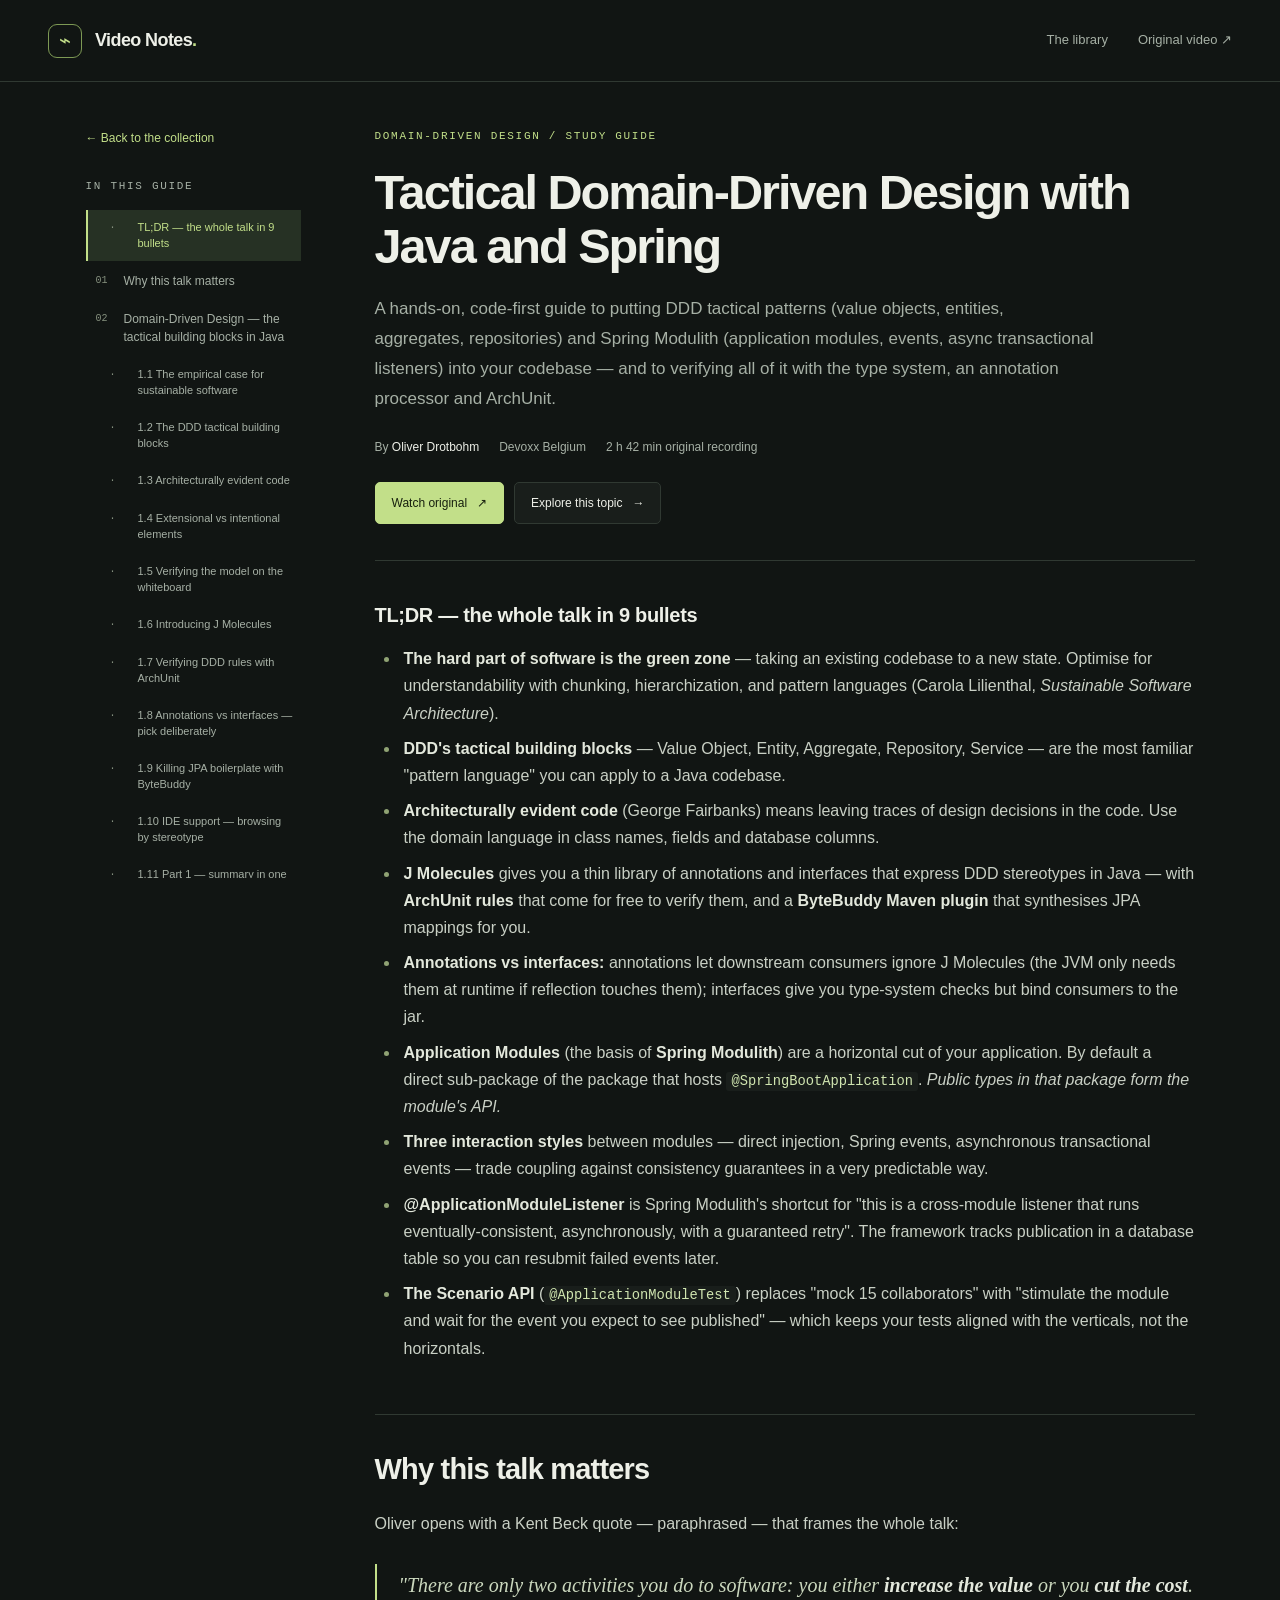
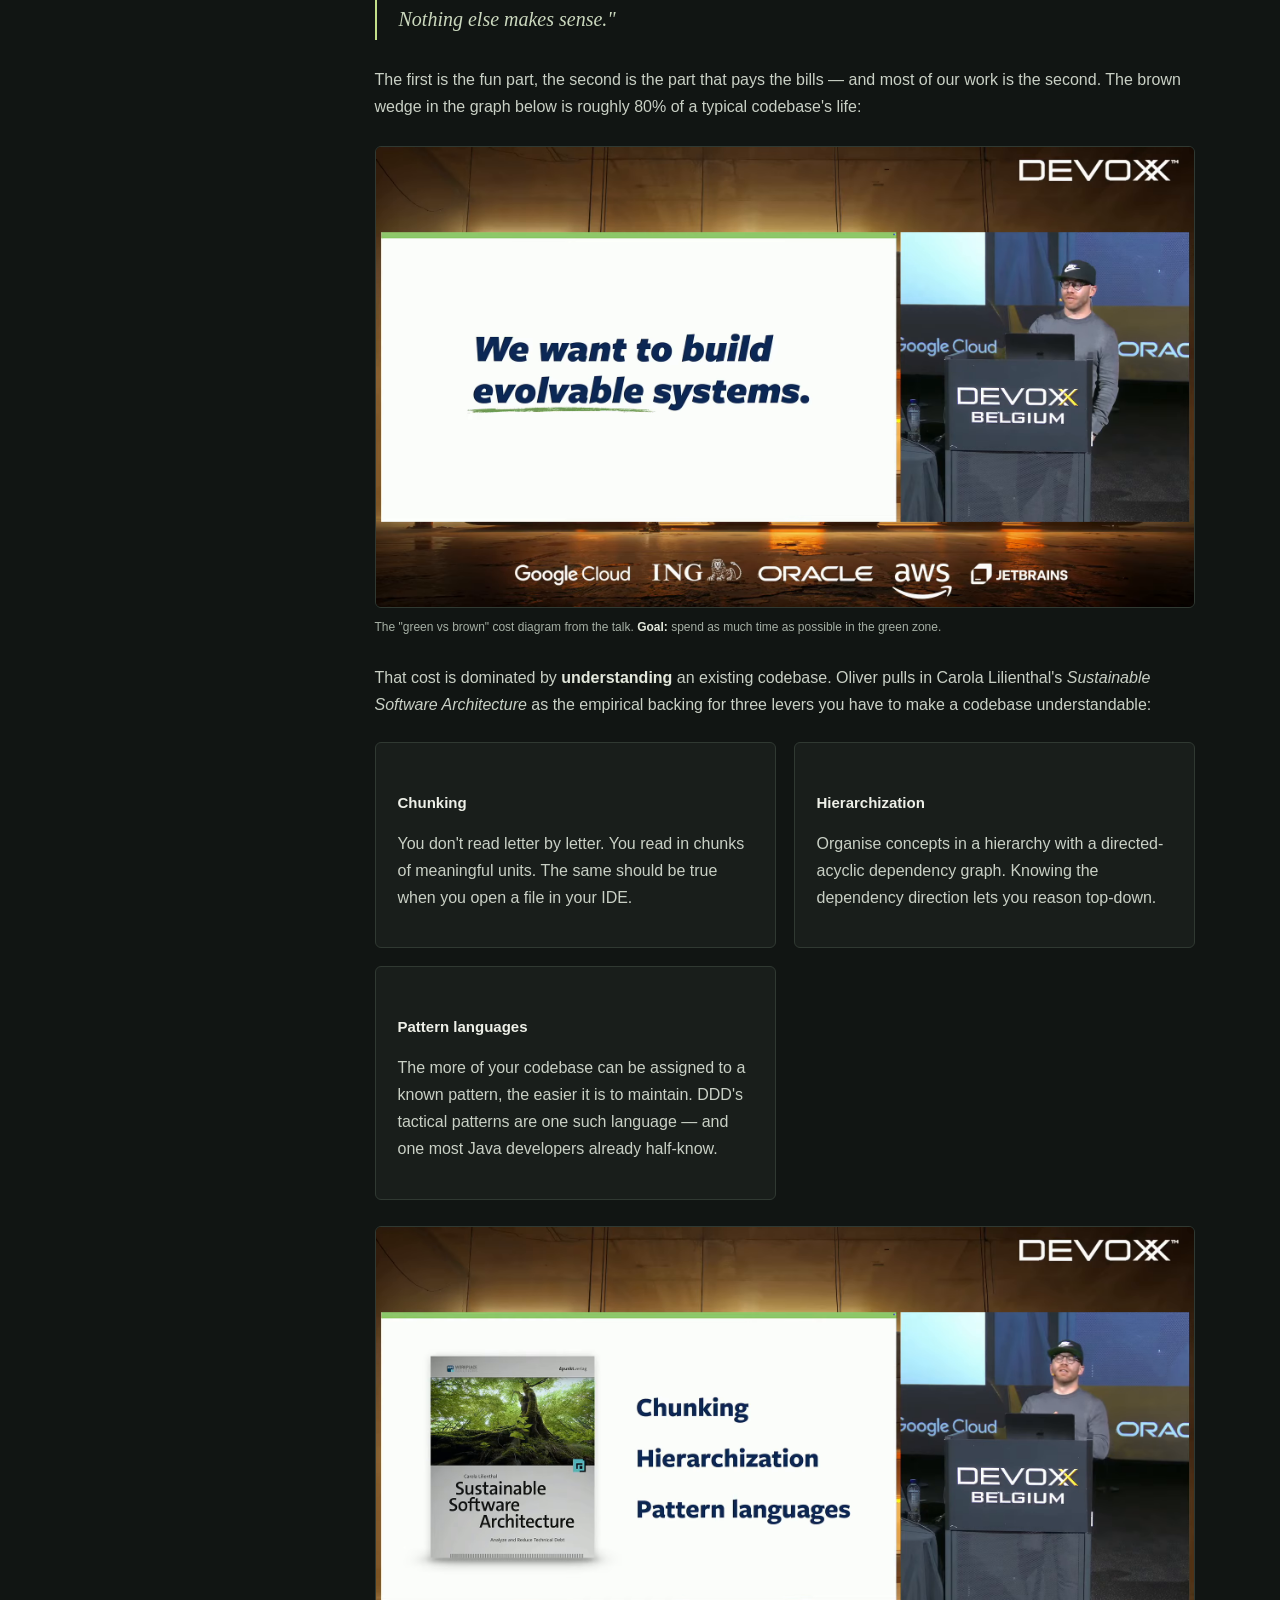
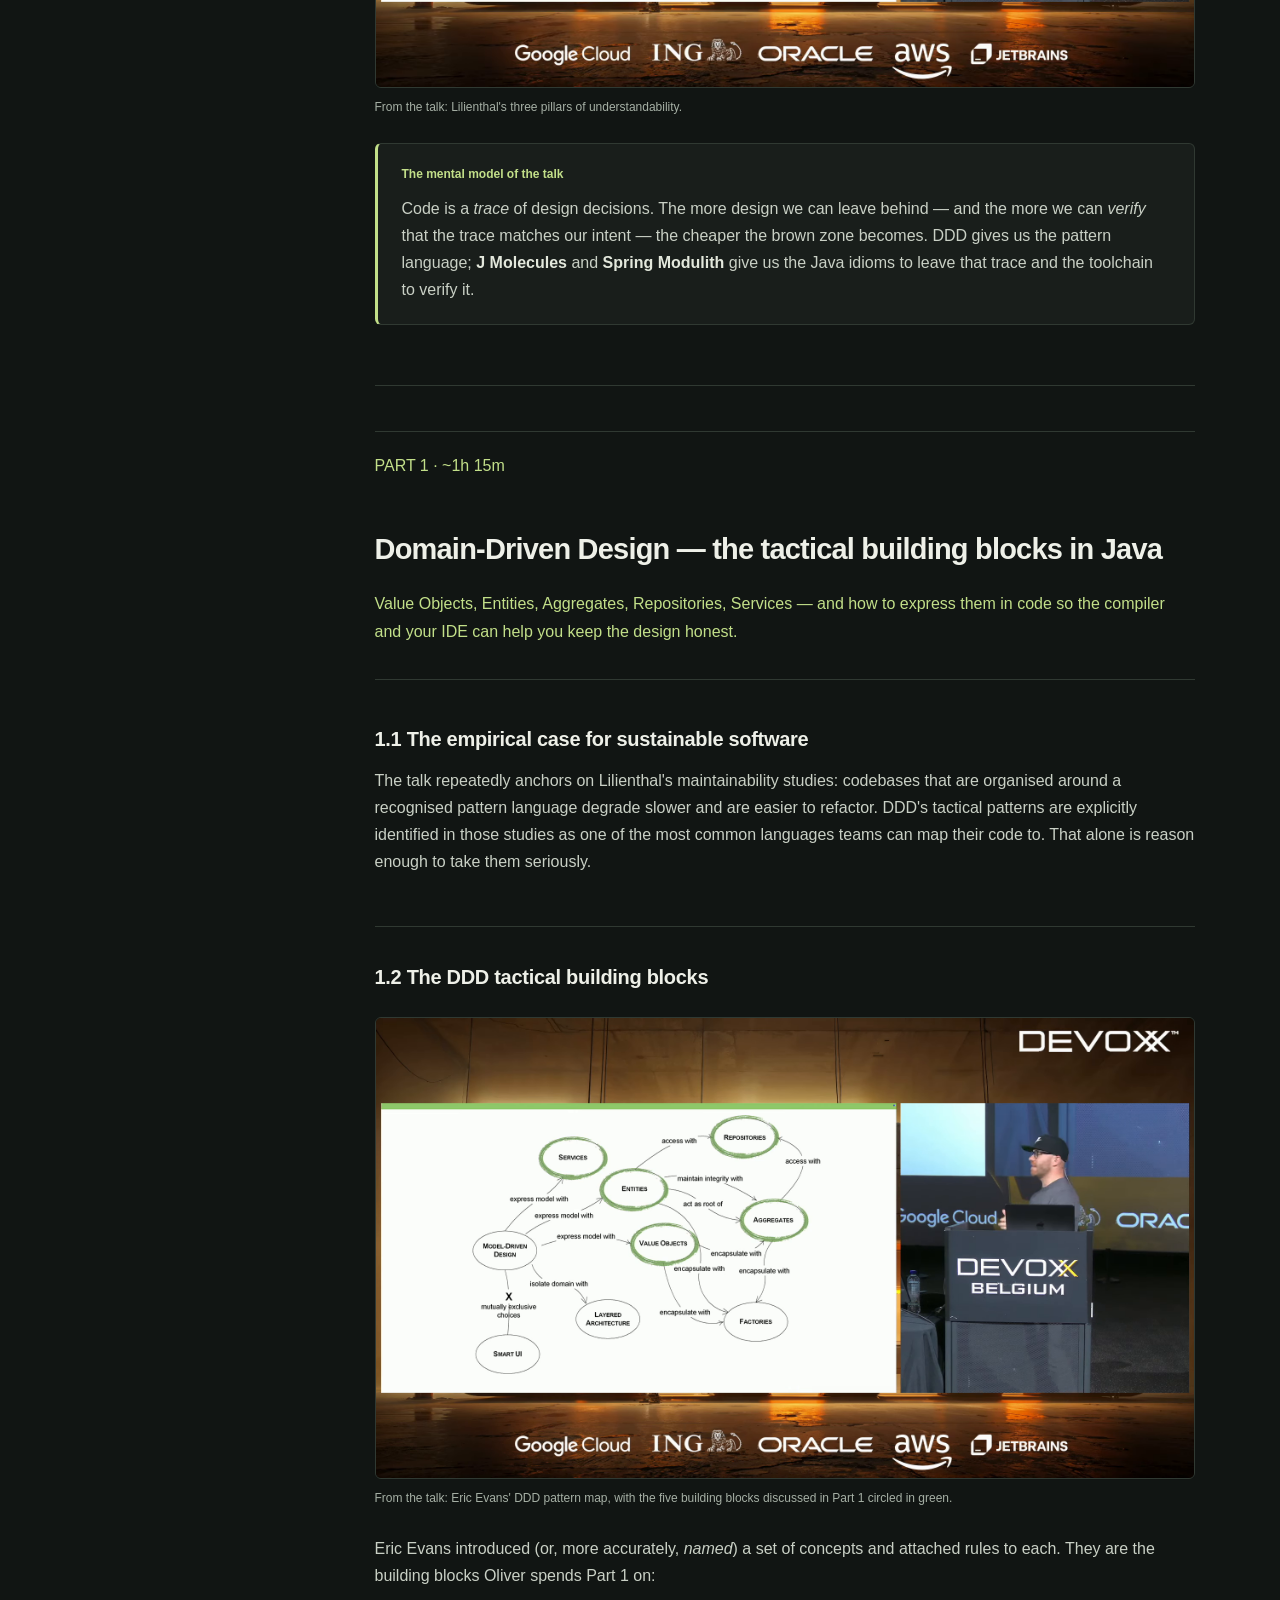
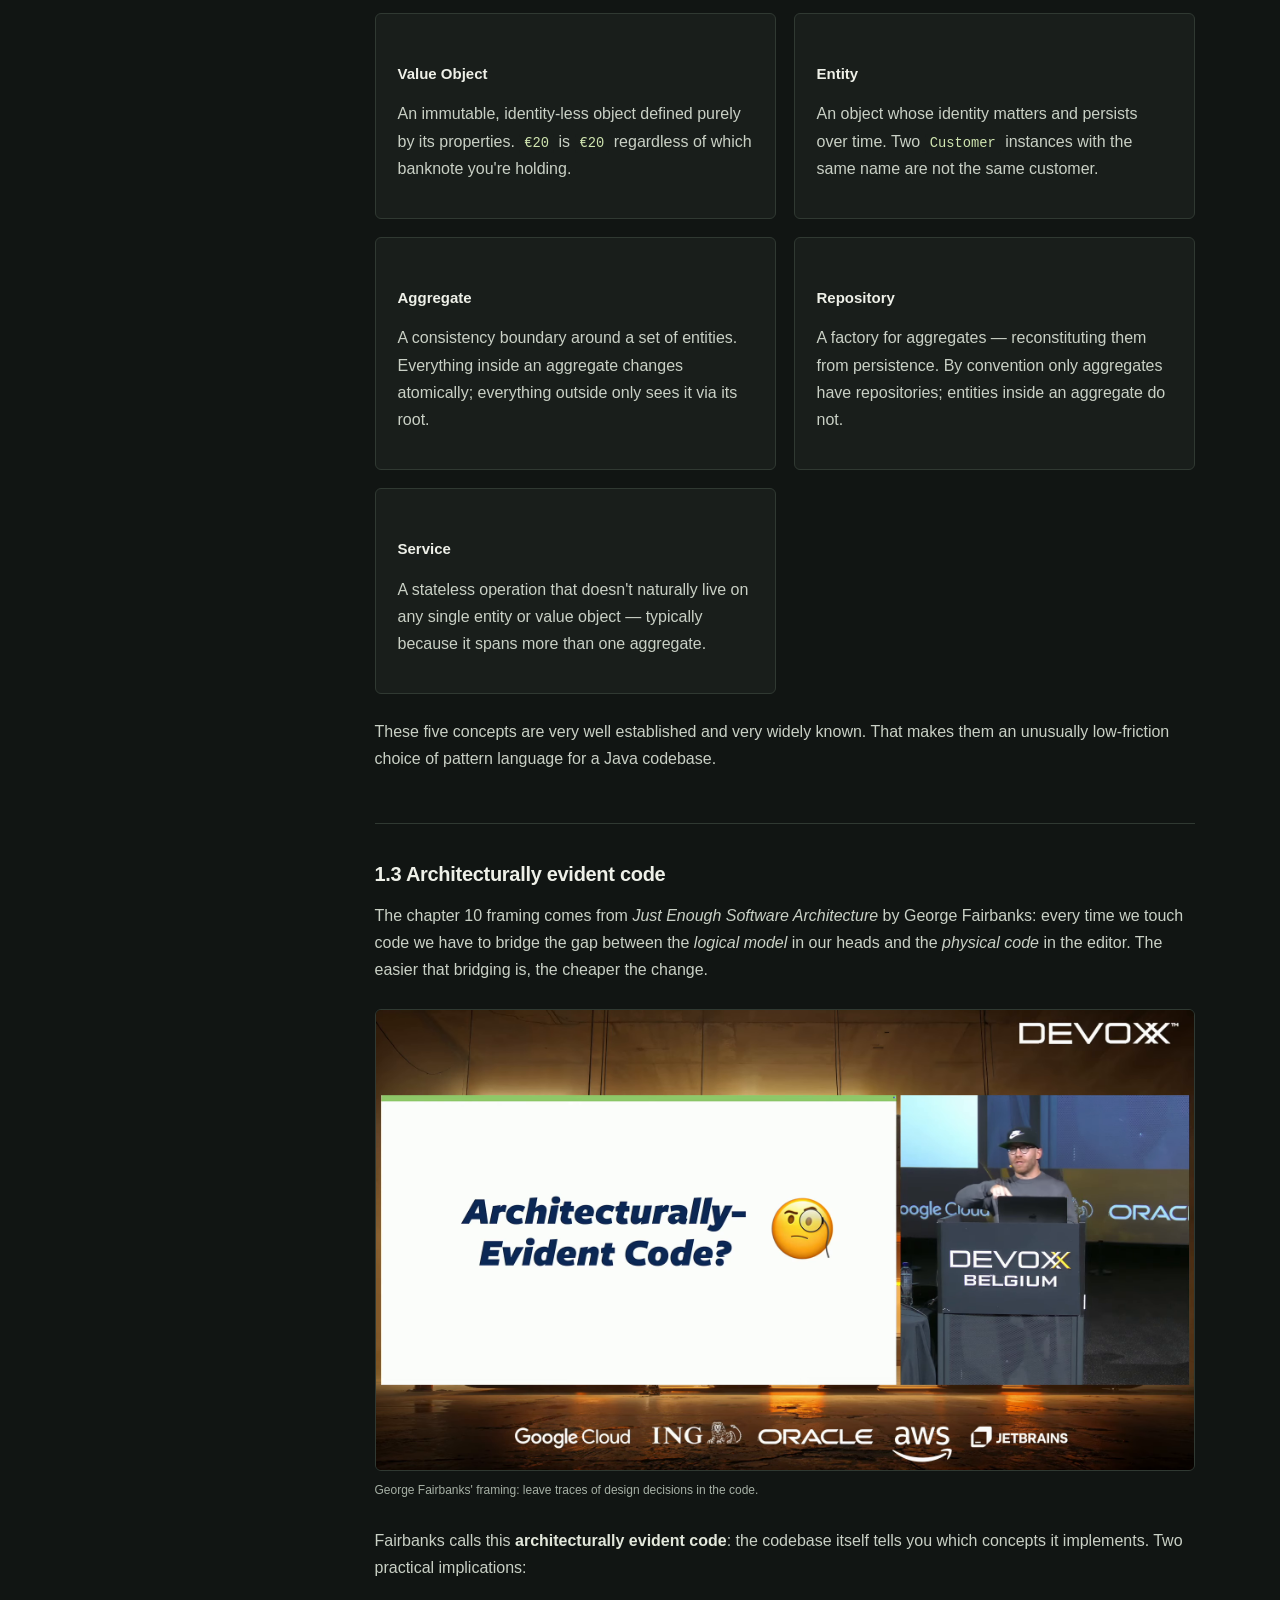
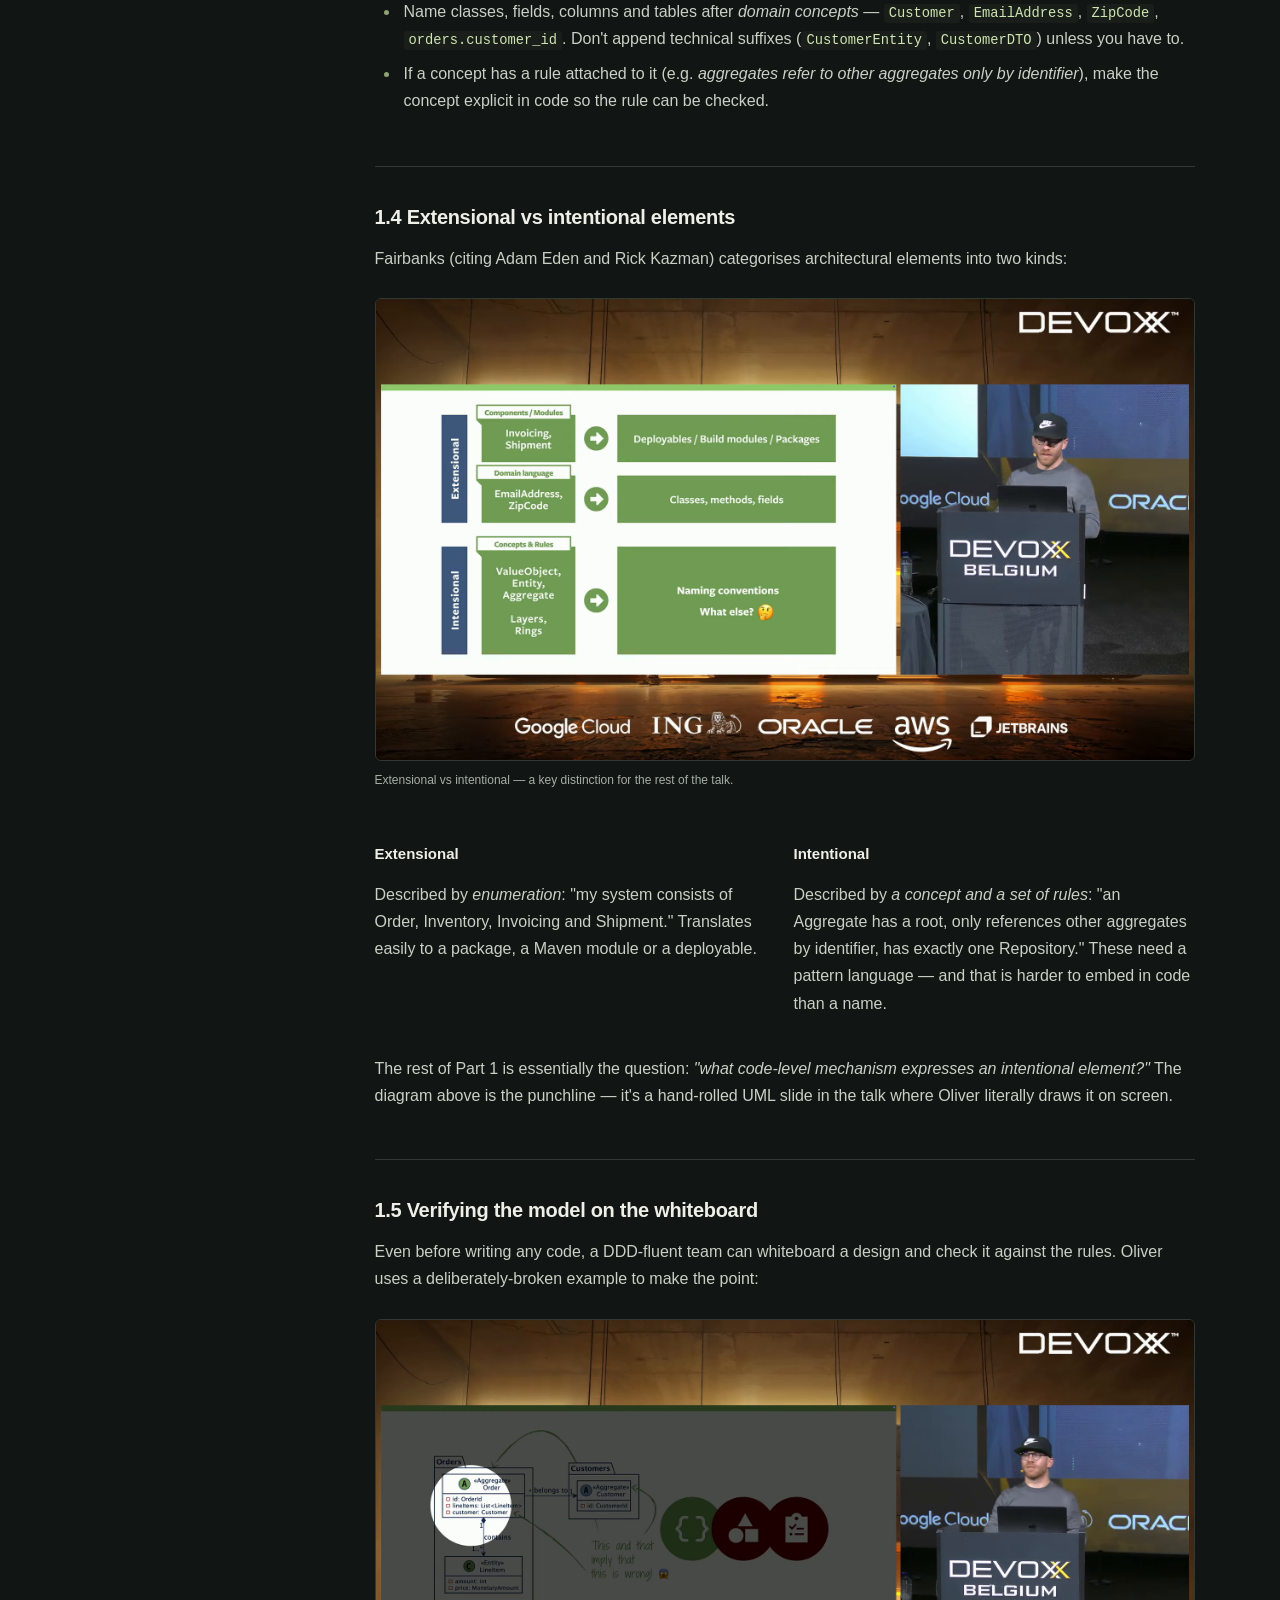
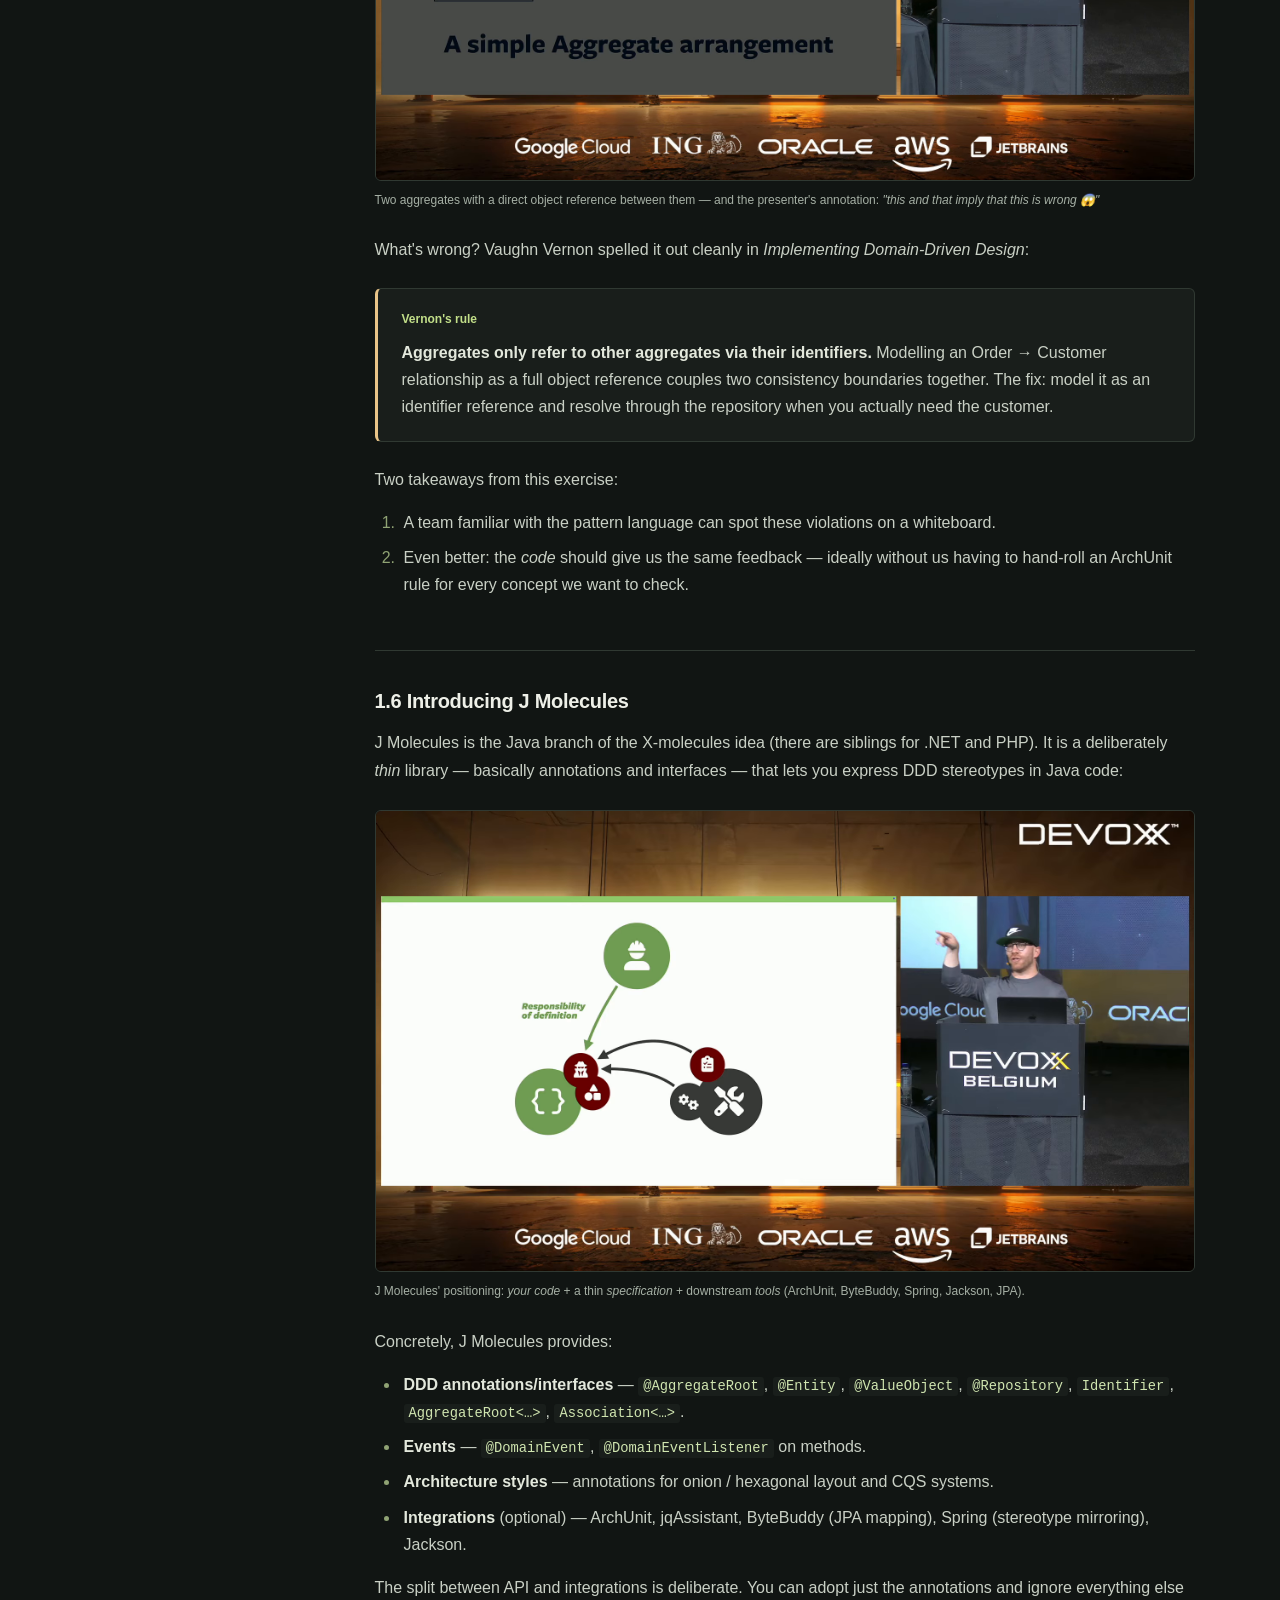
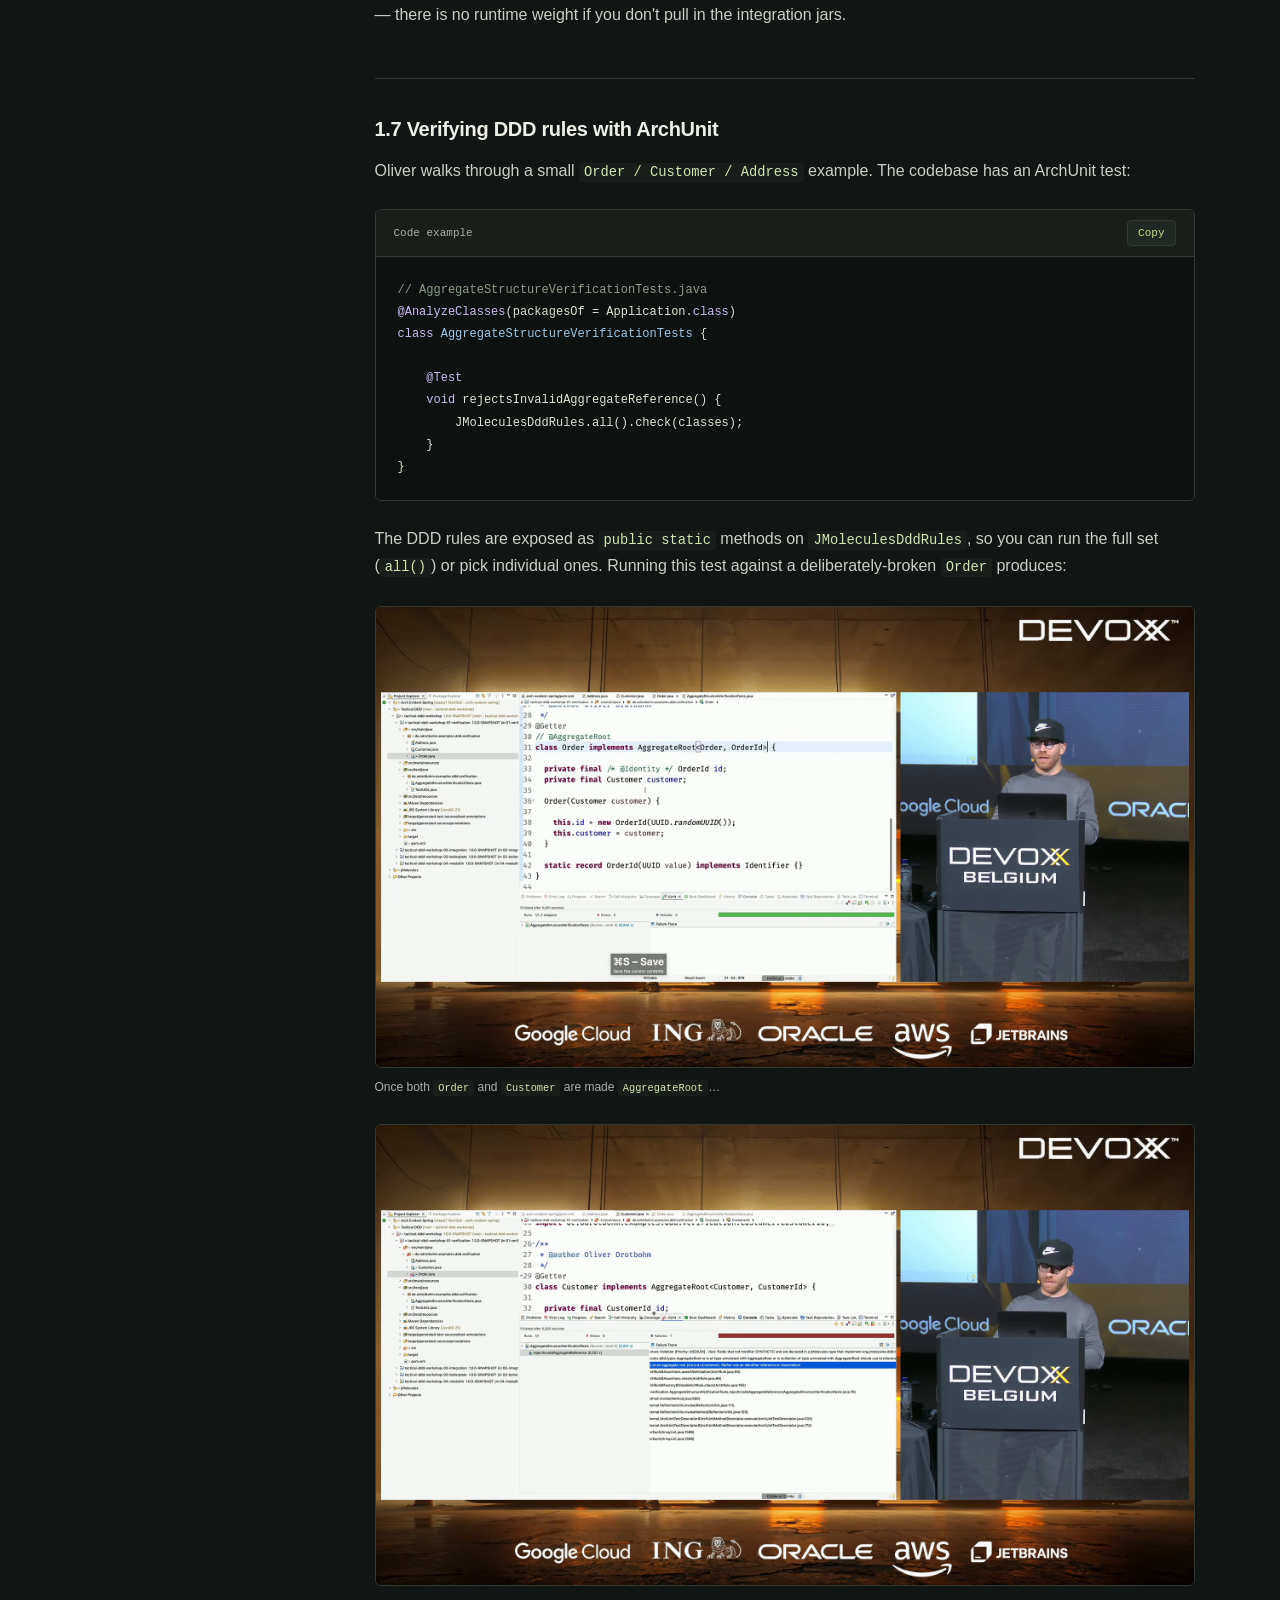
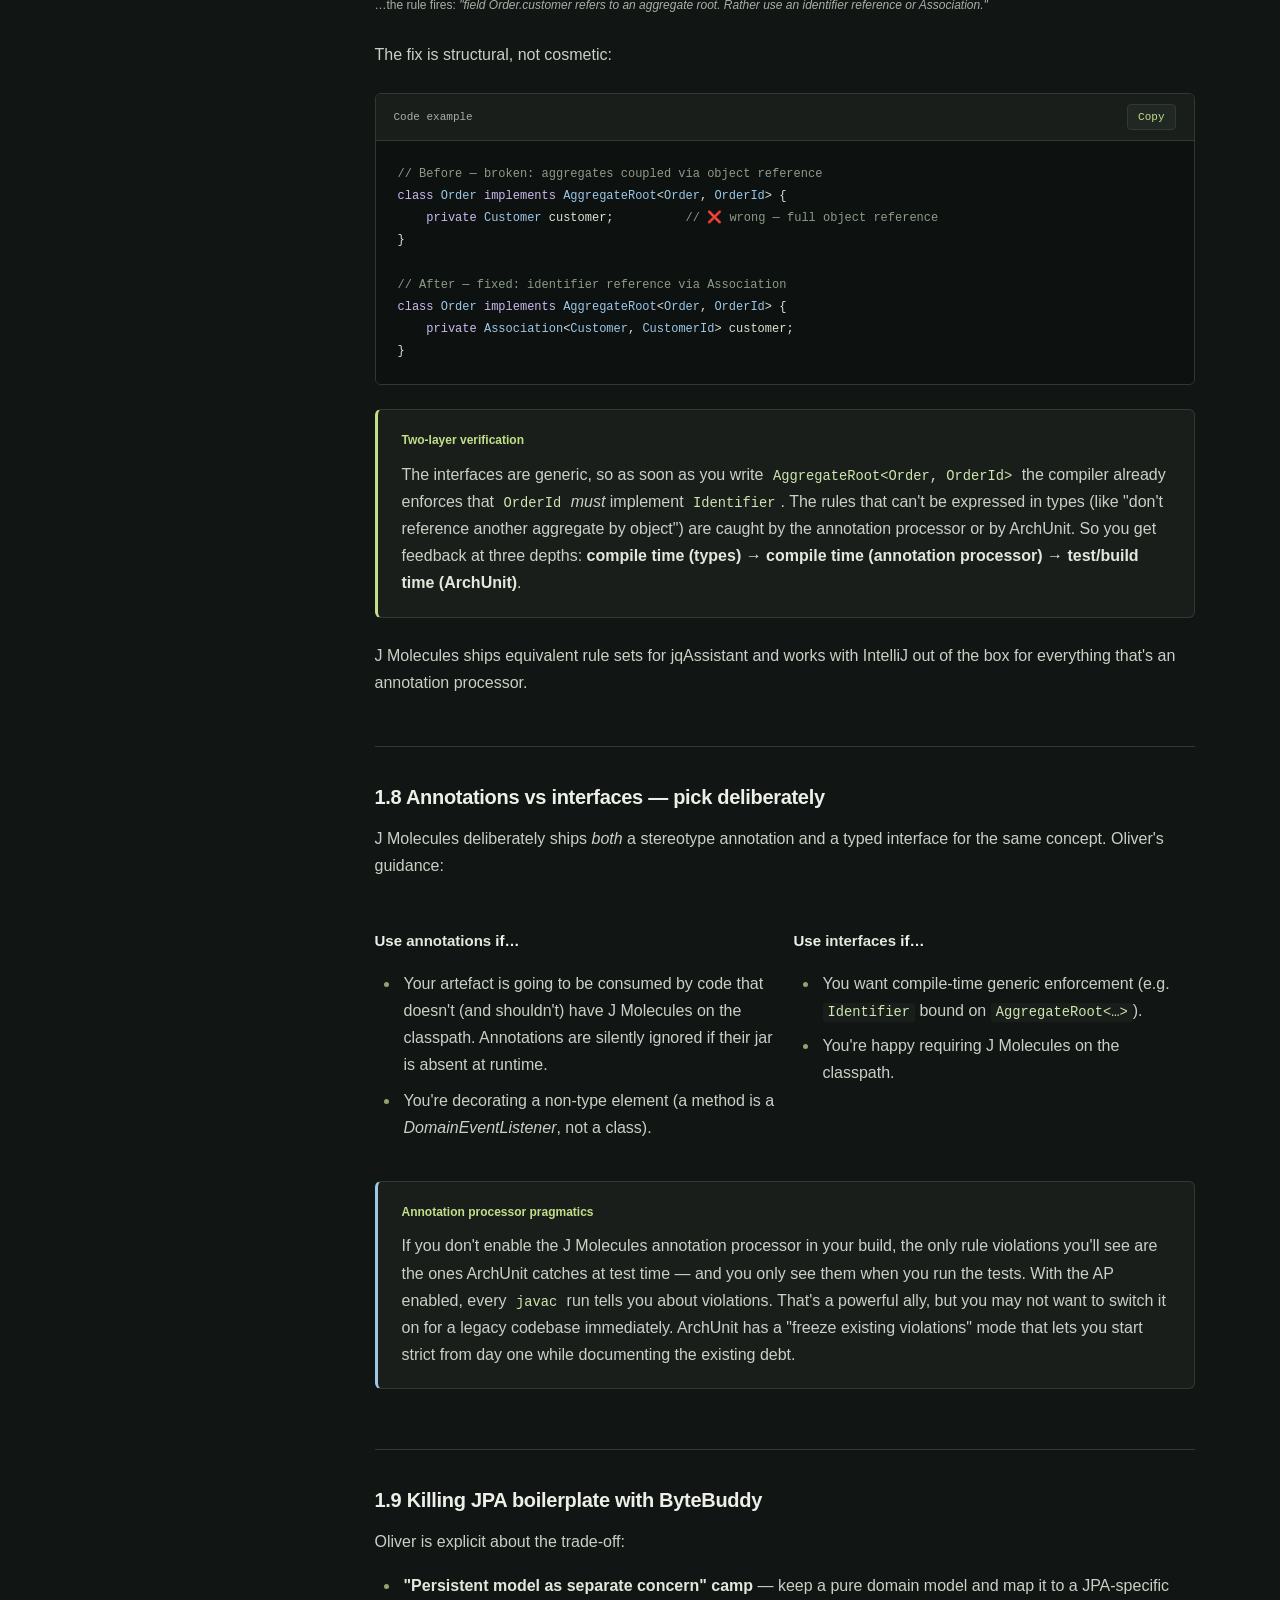
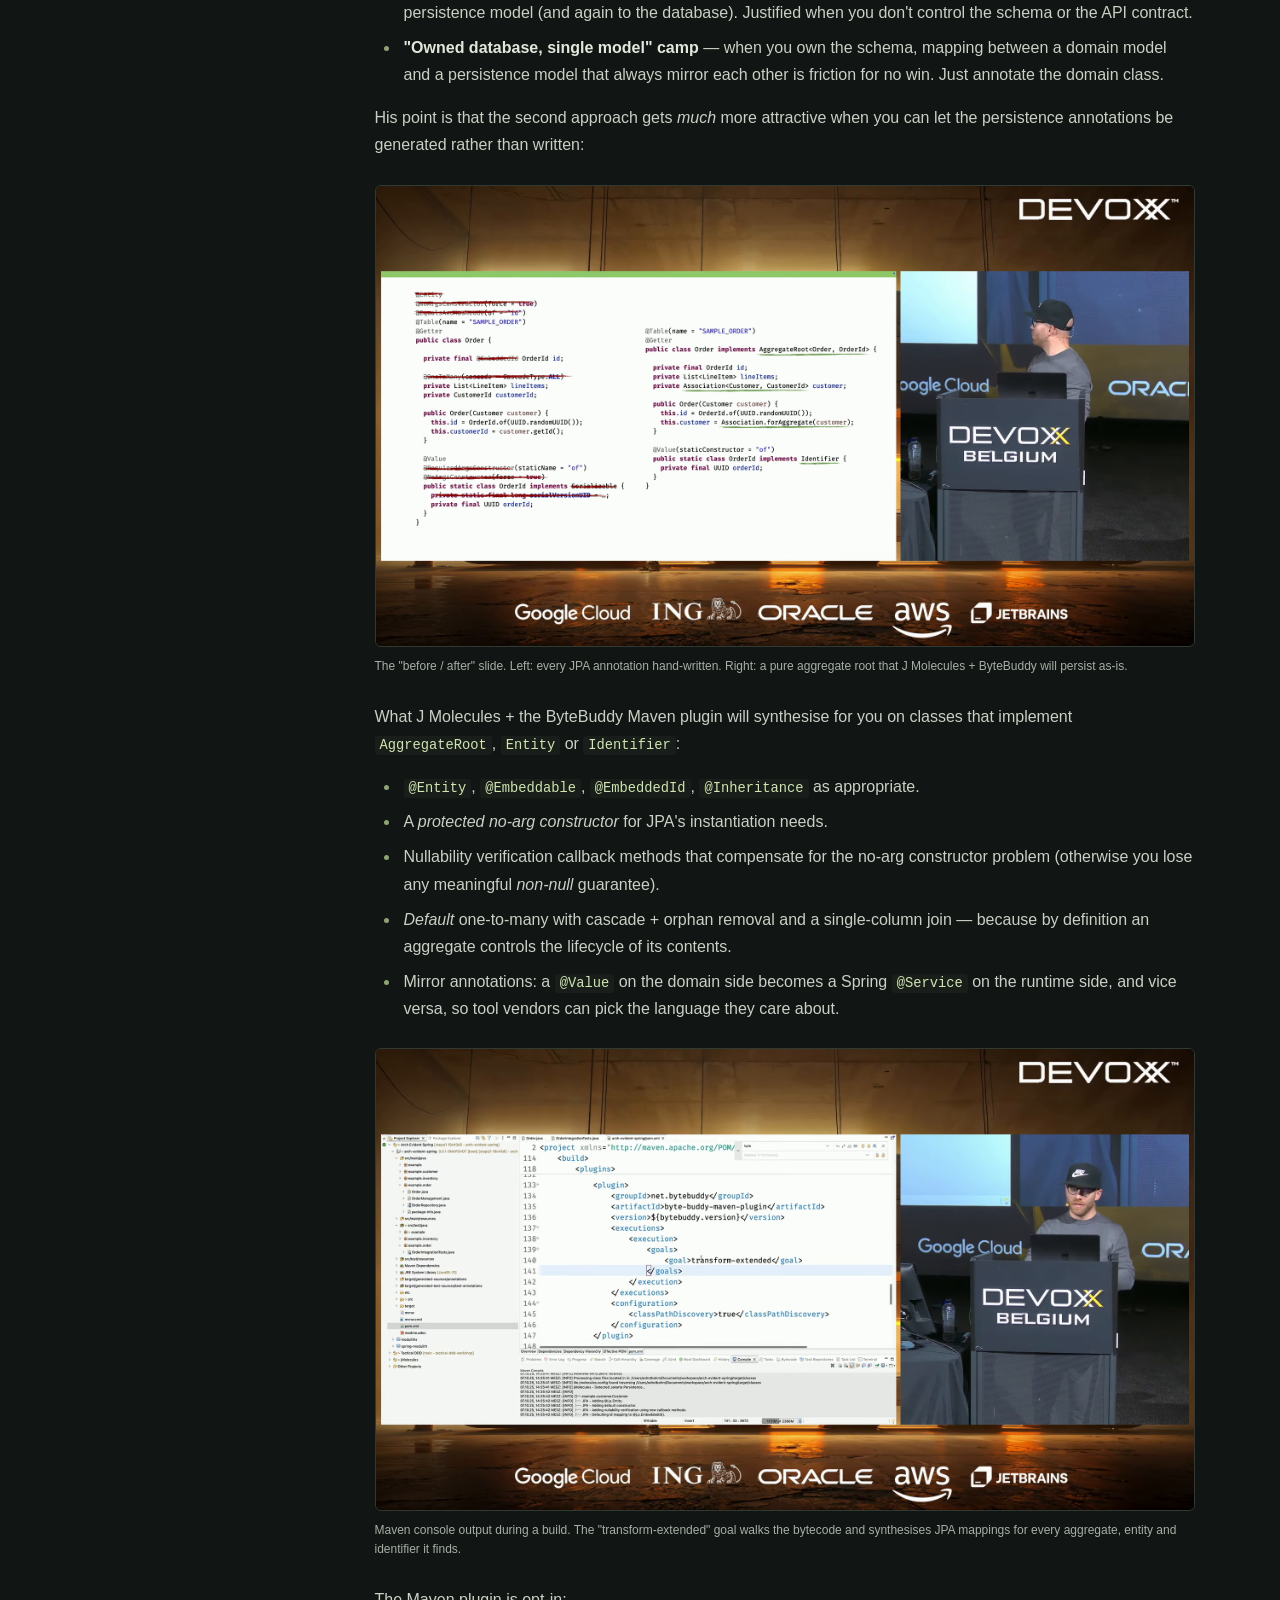
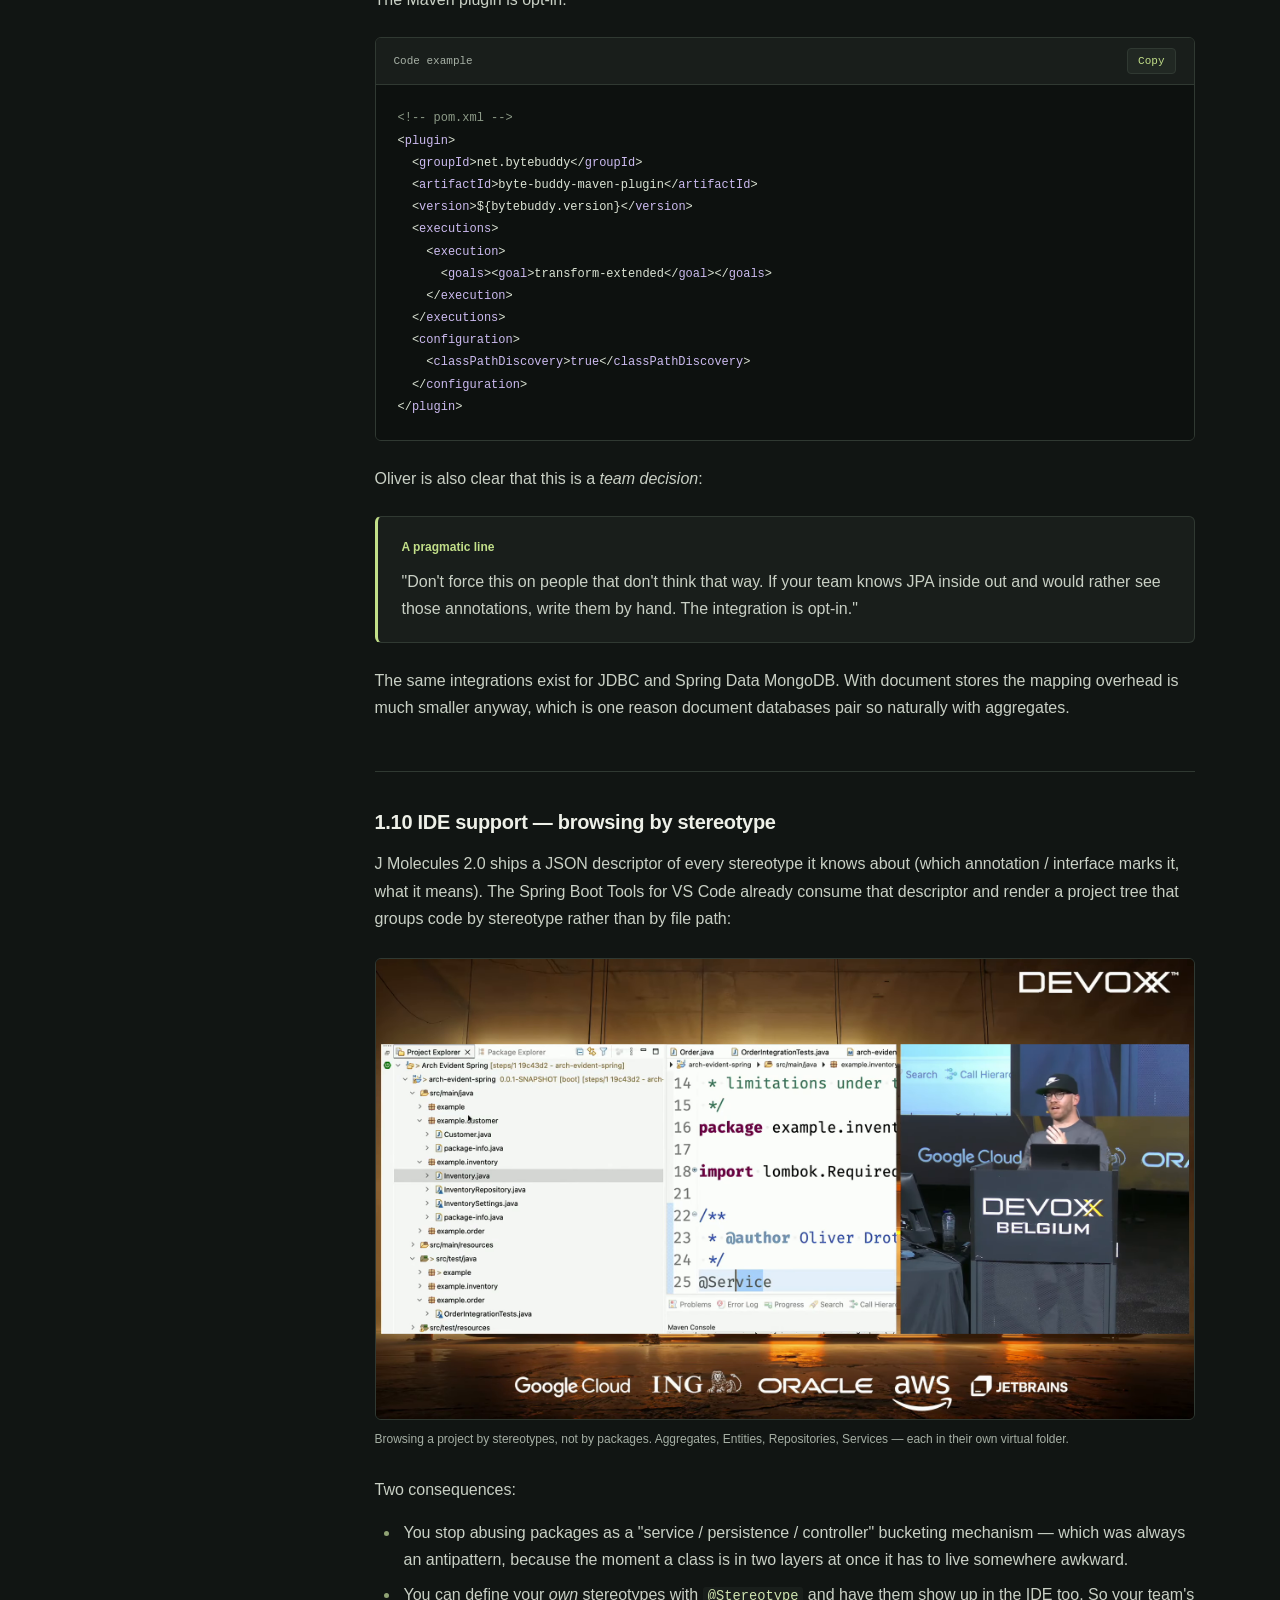
<file: Tactical_Domain_Driven_Design_with_Java_and_Spring_by_Oliver_Drotbohm/index.html>
<!doctype html>
<html lang="en">
<head>
<meta charset="utf-8"><meta name="viewport" content="width=device-width, initial-scale=1">
<meta name="description" content="Make design visible in Java code. Explore aggregates, jMolecules, architecture rules, and event-driven modules with Spring Modulith."><meta name="theme-color" content="#111513">
<title>Tactical Domain-Driven Design with Java and Spring — Video Notes</title>
<link rel="icon" href="../assets/favicon.svg" type="image/svg+xml"><link rel="stylesheet" href="../assets/site.css">
<script src="../assets/site.js" defer></script>
</head>
<body class="guide-page" id="top">
<a class="skip-link" href="#study-guide">Skip to the study guide</a><div class="reading-progress" aria-hidden="true"></div>
<header class="site-bar"><div class="site-bar-inner">
<a class="site-brand" href="../index.html" aria-label="Video Notes home"><span class="brand-mark" aria-hidden="true">⌁</span><span>Video Notes<span class="brand-dot">.</span></span></a>
<nav class="site-nav" aria-label="Site navigation"><a href="../index.html#library">The library</a><a href="https://www.youtube.com/watch?v=k3o1nSh3g2Q">Original video ↗</a></nav>
</div></header>
<div class="guide-layout">
<aside class="guide-sidebar"><a class="back-library" href="../index.html#domain-driven-design">← Back to the collection</a><span class="section-label">In this guide</span>
<nav class="guide-toc" aria-label="Chapters"><a class="subchapter" href="#subheading-01"><span>·</span><span>TL;DR — the whole talk in 9 bullets</span></a><a href="#heading-01"><span>01</span><span>Why this talk matters</span></a><a href="#heading-02"><span>02</span><span>Domain-Driven Design — the tactical building blocks in Java</span></a><a class="subchapter" href="#subheading-02"><span>·</span><span>1.1 The empirical case for sustainable software</span></a><a class="subchapter" href="#subheading-03"><span>·</span><span>1.2 The DDD tactical building blocks</span></a><a class="subchapter" href="#subheading-04"><span>·</span><span>1.3 Architecturally evident code</span></a><a class="subchapter" href="#subheading-05"><span>·</span><span>1.4 Extensional vs intentional elements</span></a><a class="subchapter" href="#subheading-06"><span>·</span><span>1.5 Verifying the model on the whiteboard</span></a><a class="subchapter" href="#subheading-07"><span>·</span><span>1.6 Introducing J Molecules</span></a><a class="subchapter" href="#subheading-08"><span>·</span><span>1.7 Verifying DDD rules with ArchUnit</span></a><a class="subchapter" href="#subheading-09"><span>·</span><span>1.8 Annotations vs interfaces — pick deliberately</span></a><a class="subchapter" href="#subheading-10"><span>·</span><span>1.9 Killing JPA boilerplate with ByteBuddy</span></a><a class="subchapter" href="#subheading-11"><span>·</span><span>1.10 IDE support — browsing by stereotype</span></a><a class="subchapter" href="#subheading-12"><span>·</span><span>1.11 Part 1 — summary in one sentence per idea</span></a><a href="#heading-03"><span>03</span><span>Modularity — Spring Modulith and how modules talk to each other</span></a><a class="subchapter" href="#subheading-13"><span>·</span><span>2.1 Cutting the onion — the modular monolith</span></a><a class="subchapter" href="#subheading-14"><span>·</span><span>2.2 Application modules — the convention</span></a><a class="subchapter" href="#subheading-15"><span>·</span><span>2.3 Verifying the module arrangement</span></a><a class="subchapter" href="#subheading-16"><span>·</span><span>2.4 Integration-testing a single module</span></a><a class="subchapter" href="#subheading-17"><span>·</span><span>2.5 Documentation as code</span></a><a class="subchapter" href="#subheading-18"><span>·</span><span>2.6 How modules interact — and why that matters</span></a><a class="subchapter" href="#subheading-19"><span>·</span><span>2.7 Style A — direct invocation (the default)</span></a><a class="subchapter" href="#subheading-20"><span>·</span><span>2.8 Style B — Spring events (synchronous)</span></a><a class="subchapter" href="#subheading-21"><span>·</span><span>2.9 Style C — @TransactionalEventListener</span></a><a class="subchapter" href="#subheading-22"><span>·</span><span>2.10 Style D — @ApplicationModuleListener (async, eventually consistent)</span></a><a class="subchapter" href="#subheading-23"><span>·</span><span>2.11 The Event Publication Registry</span></a><a class="subchapter" href="#subheading-24"><span>·</span><span>2.12 The Scenario API — test modules by poking them</span></a><a class="subchapter" href="#subheading-25"><span>·</span><span>2.13 Choosing an interaction style</span></a><a href="#heading-04"><span>04</span><span>Resources</span></a></nav><p class="sidebar-note">Read at your own pace.<br>Keep the original talk close.</p></aside>
<main class="guide-main" id="study-guide">
<header class="guide-hero"><span class="eyebrow">Domain-driven design / Study guide</span>
<h1>Tactical Domain-Driven Design with Java and Spring</h1><p class="guide-description">
        A hands-on, code-first guide to putting DDD tactical patterns (value objects, entities, aggregates, repositories) and Spring Modulith (application modules, events, async transactional listeners) into your codebase — and to verifying all of it with the type system, an annotation processor and ArchUnit.
      </p>
<div class="guide-meta"><span>By <strong>Oliver Drotbohm</strong></span><span>Devoxx Belgium</span><span>2 h 42 min original recording</span></div>
<div class="guide-actions"><a class="button primary" href="https://www.youtube.com/watch?v=k3o1nSh3g2Q">Watch original <span aria-hidden="true">↗</span></a><a class="button" href="../index.html#domain-driven-design">Explore this topic <span aria-hidden="true">→</span></a></div>
</header>
<details class="mobile-contents"><summary>Contents · 29 sections</summary><nav class="guide-toc" aria-label="Chapters on mobile"><a class="subchapter" href="#subheading-01"><span>·</span><span>TL;DR — the whole talk in 9 bullets</span></a><a href="#heading-01"><span>01</span><span>Why this talk matters</span></a><a href="#heading-02"><span>02</span><span>Domain-Driven Design — the tactical building blocks in Java</span></a><a class="subchapter" href="#subheading-02"><span>·</span><span>1.1 The empirical case for sustainable software</span></a><a class="subchapter" href="#subheading-03"><span>·</span><span>1.2 The DDD tactical building blocks</span></a><a class="subchapter" href="#subheading-04"><span>·</span><span>1.3 Architecturally evident code</span></a><a class="subchapter" href="#subheading-05"><span>·</span><span>1.4 Extensional vs intentional elements</span></a><a class="subchapter" href="#subheading-06"><span>·</span><span>1.5 Verifying the model on the whiteboard</span></a><a class="subchapter" href="#subheading-07"><span>·</span><span>1.6 Introducing J Molecules</span></a><a class="subchapter" href="#subheading-08"><span>·</span><span>1.7 Verifying DDD rules with ArchUnit</span></a><a class="subchapter" href="#subheading-09"><span>·</span><span>1.8 Annotations vs interfaces — pick deliberately</span></a><a class="subchapter" href="#subheading-10"><span>·</span><span>1.9 Killing JPA boilerplate with ByteBuddy</span></a><a class="subchapter" href="#subheading-11"><span>·</span><span>1.10 IDE support — browsing by stereotype</span></a><a class="subchapter" href="#subheading-12"><span>·</span><span>1.11 Part 1 — summary in one sentence per idea</span></a><a href="#heading-03"><span>03</span><span>Modularity — Spring Modulith and how modules talk to each other</span></a><a class="subchapter" href="#subheading-13"><span>·</span><span>2.1 Cutting the onion — the modular monolith</span></a><a class="subchapter" href="#subheading-14"><span>·</span><span>2.2 Application modules — the convention</span></a><a class="subchapter" href="#subheading-15"><span>·</span><span>2.3 Verifying the module arrangement</span></a><a class="subchapter" href="#subheading-16"><span>·</span><span>2.4 Integration-testing a single module</span></a><a class="subchapter" href="#subheading-17"><span>·</span><span>2.5 Documentation as code</span></a><a class="subchapter" href="#subheading-18"><span>·</span><span>2.6 How modules interact — and why that matters</span></a><a class="subchapter" href="#subheading-19"><span>·</span><span>2.7 Style A — direct invocation (the default)</span></a><a class="subchapter" href="#subheading-20"><span>·</span><span>2.8 Style B — Spring events (synchronous)</span></a><a class="subchapter" href="#subheading-21"><span>·</span><span>2.9 Style C — @TransactionalEventListener</span></a><a class="subchapter" href="#subheading-22"><span>·</span><span>2.10 Style D — @ApplicationModuleListener (async, eventually consistent)</span></a><a class="subchapter" href="#subheading-23"><span>·</span><span>2.11 The Event Publication Registry</span></a><a class="subchapter" href="#subheading-24"><span>·</span><span>2.12 The Scenario API — test modules by poking them</span></a><a class="subchapter" href="#subheading-25"><span>·</span><span>2.13 Choosing an interaction style</span></a><a href="#heading-04"><span>04</span><span>Resources</span></a></nav></details>
<div class="guide-content">

    <!-- HERO ============================================== -->
    

    <!-- TL;DR ============================================== -->
    <section id="tldr" class="tldr">
      <h3 id="subheading-01" data-toc>TL;DR — the whole talk in 9 bullets</h3>
      <ul>
        <li><strong>The hard part of software is the green zone</strong> — taking an existing codebase to a new state. Optimise for understandability with chunking, hierarchization, and pattern languages (Carola Lilienthal, <em>Sustainable Software Architecture</em>).</li>
        <li><strong>DDD's tactical building blocks</strong> — Value Object, Entity, Aggregate, Repository, Service — are the most familiar "pattern language" you can apply to a Java codebase.</li>
        <li><strong>Architecturally evident code</strong> (George Fairbanks) means leaving traces of design decisions in the code. Use the domain language in class names, fields and database columns.</li>
        <li><strong>J Molecules</strong> gives you a thin library of annotations and interfaces that express DDD stereotypes in Java — with <strong>ArchUnit rules</strong> that come for free to verify them, and a <strong>ByteBuddy Maven plugin</strong> that synthesises JPA mappings for you.</li>
        <li><strong>Annotations vs interfaces:</strong> annotations let downstream consumers ignore J Molecules (the JVM only needs them at runtime if reflection touches them); interfaces give you type-system checks but bind consumers to the jar.</li>
        <li><strong>Application Modules</strong> (the basis of <strong>Spring Modulith</strong>) are a horizontal cut of your application. By default a direct sub-package of the package that hosts <code>@SpringBootApplication</code>. <em>Public types in that package form the module's API.</em></li>
        <li><strong>Three interaction styles</strong> between modules — direct injection, Spring events, asynchronous transactional events — trade coupling against consistency guarantees in a very predictable way.</li>
        <li><strong>@ApplicationModuleListener</strong> is Spring Modulith's shortcut for "this is a cross-module listener that runs eventually-consistent, asynchronously, with a guaranteed retry". The framework tracks publication in a database table so you can resubmit failed events later.</li>
        <li><strong>The Scenario API</strong> (<code>@ApplicationModuleTest</code>) replaces "mock 15 collaborators" with "stimulate the module and wait for the event you expect to see published" — which keeps your tests aligned with the verticals, not the horizontals.</li>
      </ul>
    </section>

    <!-- WHY THIS MATTERS =================================== -->
    <section id="why">
      <h2 id="heading-01">Why this talk matters</h2>

      <p>Oliver opens with a Kent Beck quote — paraphrased — that frames the whole talk:</p>

      <blockquote>
        "There are only two activities you do to software: you either <strong>increase the value</strong> or you <strong>cut the cost</strong>. Nothing else makes sense."
      </blockquote>

      <p>The first is the fun part, the second is the part that pays the bills — and most of our work is the second. The brown wedge in the graph below is roughly 80% of a typical codebase's life:</p>

      <figure class="figure">
        <img loading="lazy" decoding="async" src="assets/screenshots/01-software-cost.png" alt="Diagram showing that most of software's lifetime cost is in the existing codebase, not the initial green-field development">
        <figcaption>The "green vs brown" cost diagram from the talk. <strong>Goal:</strong> spend as much time as possible in the green zone.</figcaption>
      </figure>

      <p>That cost is dominated by <strong>understanding</strong> an existing codebase. Oliver pulls in Carola Lilienthal's <em>Sustainable Software Architecture</em> as the empirical backing for three levers you have to make a codebase understandable:</p>

      <div class="concepts">
        <div class="concept">
          <h4>Chunking</h4>
          <p>You don't read letter by letter. You read in chunks of meaningful units. The same should be true when you open a file in your IDE.</p>
        </div>
        <div class="concept">
          <h4>Hierarchization</h4>
          <p>Organise concepts in a hierarchy with a directed-acyclic dependency graph. Knowing the dependency direction lets you reason top-down.</p>
        </div>
        <div class="concept">
          <h4>Pattern languages</h4>
          <p>The more of your codebase can be assigned to a known pattern, the easier it is to maintain. DDD's tactical patterns are one such language — and one most Java developers already half-know.</p>
        </div>
      </div>

      <figure class="figure">
        <img loading="lazy" decoding="async" src="assets/screenshots/02-sustainable-arch.png" alt="Carola Lilienthal's book cover plus the three concepts chunking, hierarchization, pattern languages">
        <figcaption>From the talk: Lilienthal's three pillars of understandability.</figcaption>
      </figure>

      <div class="callout insight">
        <div class="callout-title">The mental model of the talk</div>
        <div class="callout-body">
          <p>Code is a <em>trace</em> of design decisions. The more design we can leave behind — and the more we can <em>verify</em> that the trace matches our intent — the cheaper the brown zone becomes. DDD gives us the pattern language; <strong>J Molecules</strong> and <strong>Spring Modulith</strong> give us the Java idioms to leave that trace and the toolchain to verify it.</p>
        </div>
      </div>
    </section>

    <!-- =====================================================
         PART 1 — DDD BUILDING BLOCKS
         ===================================================== -->
    <div class="part-banner part-1" id="part1">
      <span class="num">PART 1 · ~1h 15m</span>
      <h2 id="heading-02">Domain-Driven Design — the tactical building blocks in Java</h2>
      <p>Value Objects, Entities, Aggregates, Repositories, Services — and how to express them in code so the compiler and your IDE can help you keep the design honest.</p>
    </div>

    <!-- 1.1 SUSTAINABLE SOFTWARE ============================= -->
    <section id="sustainable">
      <h3 id="subheading-02" data-toc>1.1 The empirical case for sustainable software</h3>
      <p>The talk repeatedly anchors on Lilienthal's maintainability studies: codebases that are organised around a recognised pattern language degrade slower and are easier to refactor. DDD's tactical patterns are explicitly identified in those studies as one of the most common languages teams can map their code to. That alone is reason enough to take them seriously.</p>
    </section>

    <!-- 1.2 TACTICAL BUILDING BLOCKS ========================= -->
    <section id="tactical-blocks">
      <h3 id="subheading-03" data-toc>1.2 The DDD tactical building blocks</h3>

      <figure class="figure">
        <img loading="lazy" decoding="async" src="assets/screenshots/03-tactical-blocks.png" alt="The DDD pattern-language map from Eric Evans' book, with Value Object, Entity, Aggregate, Repository and Service circled in green">
        <figcaption>From the talk: Eric Evans' DDD pattern map, with the five building blocks discussed in Part 1 circled in green.</figcaption>
      </figure>

      <p>Eric Evans introduced (or, more accurately, <em>named</em>) a set of concepts and attached rules to each. They are the building blocks Oliver spends Part 1 on:</p>

      <div class="concepts">
        <div class="concept">
          <h4>Value Object</h4>
          <p>An immutable, identity-less object defined purely by its properties. <code>€20</code> is <code>€20</code> regardless of which banknote you're holding.</p>
        </div>
        <div class="concept">
          <h4>Entity</h4>
          <p>An object whose identity matters and persists over time. Two <code>Customer</code> instances with the same name are not the same customer.</p>
        </div>
        <div class="concept">
          <h4>Aggregate</h4>
          <p>A consistency boundary around a set of entities. Everything inside an aggregate changes atomically; everything outside only sees it via its root.</p>
        </div>
        <div class="concept">
          <h4>Repository</h4>
          <p>A factory for aggregates — reconstituting them from persistence. By convention only aggregates have repositories; entities inside an aggregate do not.</p>
        </div>
        <div class="concept">
          <h4>Service</h4>
          <p>A stateless operation that doesn't naturally live on any single entity or value object — typically because it spans more than one aggregate.</p>
        </div>
      </div>

      <p>These five concepts are very well established and very widely known. That makes them an unusually low-friction choice of pattern language for a Java codebase.</p>
    </section>

    <!-- 1.3 ARCHITECTURALLY EVIDENT CODE ===================== -->
    <section id="arch-evident">
      <h3 id="subheading-04" data-toc>1.3 Architecturally evident code</h3>

      <p>The chapter 10 framing comes from <em>Just Enough Software Architecture</em> by George Fairbanks: every time we touch code we have to bridge the gap between the <em>logical model</em> in our heads and the <em>physical code</em> in the editor. The easier that bridging is, the cheaper the change.</p>

      <figure class="figure">
        <img loading="lazy" decoding="async" src="assets/screenshots/04-arch-evident.png" alt="Slides showing the model-to-code gap and the call for architecturally evident code">
        <figcaption>George Fairbanks' framing: leave traces of design decisions in the code.</figcaption>
      </figure>

      <p>Fairbanks calls this <strong>architecturally evident code</strong>: the codebase itself tells you which concepts it implements. Two practical implications:</p>

      <ul>
        <li>Name classes, fields, columns and tables after <em>domain concepts</em> — <code>Customer</code>, <code>EmailAddress</code>, <code>ZipCode</code>, <code>orders.customer_id</code>. Don't append technical suffixes (<code>CustomerEntity</code>, <code>CustomerDTO</code>) unless you have to.</li>
        <li>If a concept has a rule attached to it (e.g. <em>aggregates refer to other aggregates only by identifier</em>), make the concept explicit in code so the rule can be checked.</li>
      </ul>
    </section>

    <!-- 1.4 EXTENSIONAL VS INTENTIONAL ======================= -->
    <section id="extensional">
      <h3 id="subheading-05" data-toc>1.4 Extensional vs intentional elements</h3>

      <p>Fairbanks (citing Adam Eden and Rick Kazman) categorises architectural elements into two kinds:</p>

      <figure class="figure">
        <img loading="lazy" decoding="async" src="assets/screenshots/05-uml-stereotypes.png" alt="Two-column diagram contrasting extensional elements (subsystems, language) and intentional elements (concepts with rules)">
        <figcaption>Extensional vs intentional — a key distinction for the rest of the talk.</figcaption>
      </figure>

      <div class="split-2">
        <div>
          <h4>Extensional</h4>
          <p>Described by <em>enumeration</em>: "my system consists of Order, Inventory, Invoicing and Shipment." Translates easily to a package, a Maven module or a deployable.</p>
        </div>
        <div>
          <h4>Intentional</h4>
          <p>Described by <em>a concept and a set of rules</em>: "an Aggregate has a root, only references other aggregates by identifier, has exactly one Repository." These need a pattern language — and that is harder to embed in code than a name.</p>
        </div>
      </div>

      <p>The rest of Part 1 is essentially the question: <em>"what code-level mechanism expresses an intentional element?"</em> The diagram above is the punchline — it's a hand-rolled UML slide in the talk where Oliver literally draws it on screen.</p>
    </section>

    <!-- 1.5 VERIFYING THE MODEL ============================== -->
    <section id="verifying">
      <h3 id="subheading-06" data-toc>1.5 Verifying the model on the whiteboard</h3>

      <p>Even before writing any code, a DDD-fluent team can whiteboard a design and check it against the rules. Oliver uses a deliberately-broken example to make the point:</p>

      <figure class="figure">
        <img loading="lazy" decoding="async" src="assets/screenshots/06-aggregate-rules.png" alt="Order aggregate referencing Customer aggregate as a full entity instead of an identifier">
        <figcaption>Two aggregates with a direct object reference between them — and the presenter's annotation: <em>"this and that imply that this is wrong 😱"</em></figcaption>
      </figure>

      <p>What's wrong? Vaughn Vernon spelled it out cleanly in <em>Implementing Domain-Driven Design</em>:</p>

      <div class="callout warn">
        <div class="callout-title">Vernon's rule</div>
        <div class="callout-body">
          <p><strong>Aggregates only refer to other aggregates via their identifiers.</strong> Modelling an Order → Customer relationship as a full object reference couples two consistency boundaries together. The fix: model it as an identifier reference and resolve through the repository when you actually need the customer.</p>
        </div>
      </div>

      <p>Two takeaways from this exercise:</p>
      <ol>
        <li>A team familiar with the pattern language can spot these violations on a whiteboard.</li>
        <li>Even better: the <em>code</em> should give us the same feedback — ideally without us having to hand-roll an ArchUnit rule for every concept we want to check.</li>
      </ol>
    </section>

    <!-- 1.6 J MOLECULES ====================================== -->
    <section id="jmolecules">
      <h3 id="subheading-07" data-toc>1.6 Introducing J Molecules</h3>

      <p>J Molecules is the Java branch of the X-molecules idea (there are siblings for .NET and PHP). It is a deliberately <em>thin</em> library — basically annotations and interfaces — that lets you express DDD stereotypes in Java code:</p>

      <figure class="figure">
        <img loading="lazy" decoding="async" src="assets/screenshots/07-jmolecules.png" alt="Slide showing the J Molecules responsibility-of-definition diagram with code, spec, mechanisms and tools">
        <figcaption>J Molecules' positioning: <em>your code</em> + a thin <em>specification</em> + downstream <em>tools</em> (ArchUnit, ByteBuddy, Spring, Jackson, JPA).</figcaption>
      </figure>

      <p>Concretely, J Molecules provides:</p>

      <ul>
        <li><strong>DDD annotations/interfaces</strong> — <code>@AggregateRoot</code>, <code>@Entity</code>, <code>@ValueObject</code>, <code>@Repository</code>, <code>Identifier</code>, <code>AggregateRoot&lt;…&gt;</code>, <code>Association&lt;…&gt;</code>.</li>
        <li><strong>Events</strong> — <code>@DomainEvent</code>, <code>@DomainEventListener</code> on methods.</li>
        <li><strong>Architecture styles</strong> — annotations for onion / hexagonal layout and CQS systems.</li>
        <li><strong>Integrations</strong> (optional) — ArchUnit, jqAssistant, ByteBuddy (JPA mapping), Spring (stereotype mirroring), Jackson.</li>
      </ul>

      <p>The split between API and integrations is deliberate. You can adopt just the annotations and ignore everything else — there is no runtime weight if you don't pull in the integration jars.</p>
    </section>

    <!-- 1.7 VERIFICATION WITH ARCHUNIT ======================= -->
    <section id="archunit">
      <h3 id="subheading-08" data-toc>1.7 Verifying DDD rules with ArchUnit</h3>

      <p>Oliver walks through a small <code>Order / Customer / Address</code> example. The codebase has an ArchUnit test:</p>

      <pre><code><span class="tok-comment">// AggregateStructureVerificationTests.java</span>
<span class="tok-keyword">@AnalyzeClasses</span>(<span class="tok-fn">packagesOf</span> = Application.<span class="tok-keyword">class</span>)
<span class="tok-keyword">class</span> <span class="tok-type">AggregateStructureVerificationTests</span> {

    <span class="tok-keyword">@Test</span>
    <span class="tok-keyword">void</span> <span class="tok-fn">rejectsInvalidAggregateReference</span>() {
        JMoleculesDddRules.<span class="tok-fn">all</span>().<span class="tok-fn">check</span>(classes);
    }
}</code></pre>

      <p>The DDD rules are exposed as <code>public static</code> methods on <code>JMoleculesDddRules</code>, so you can run the full set (<code>all()</code>) or pick individual ones. Running this test against a deliberately-broken <code>Order</code> produces:</p>

      <figure class="figure">
        <img loading="lazy" decoding="async" src="assets/screenshots/09-aggregate-root.png" alt="Java editor showing Order implementing AggregateRoot interface">
        <figcaption>Once both <code>Order</code> and <code>Customer</code> are made <code>AggregateRoot</code>…</figcaption>
      </figure>

      <figure class="figure">
        <img loading="lazy" decoding="async" src="assets/screenshots/10-arch-violation.png" alt="JUnit panel showing the architecture violation with the specific message about aggregate reference">
        <figcaption>…the rule fires: <em>"field Order.customer refers to an aggregate root. Rather use an identifier reference or Association."</em></figcaption>
      </figure>

      <p>The fix is structural, not cosmetic:</p>

      <pre><code><span class="tok-comment">// Before — broken: aggregates coupled via object reference</span>
<span class="tok-keyword">class</span> <span class="tok-type">Order</span> <span class="tok-keyword">implements</span> <span class="tok-type">AggregateRoot</span>&lt;<span class="tok-type">Order</span>, <span class="tok-type">OrderId</span>&gt; {
    <span class="tok-keyword">private</span> <span class="tok-type">Customer</span> customer;          <span class="tok-comment">// ❌ wrong — full object reference</span>
}

<span class="tok-comment">// After — fixed: identifier reference via Association</span>
<span class="tok-keyword">class</span> <span class="tok-type">Order</span> <span class="tok-keyword">implements</span> <span class="tok-type">AggregateRoot</span>&lt;<span class="tok-type">Order</span>, <span class="tok-type">OrderId</span>&gt; {
    <span class="tok-keyword">private</span> <span class="tok-type">Association</span>&lt;<span class="tok-type">Customer</span>, <span class="tok-type">CustomerId</span>&gt; customer;
}</code></pre>

      <div class="callout insight">
        <div class="callout-title">Two-layer verification</div>
        <div class="callout-body">
          <p>The interfaces are generic, so as soon as you write <code>AggregateRoot&lt;Order, OrderId&gt;</code> the compiler already enforces that <code>OrderId</code> <em>must</em> implement <code>Identifier</code>. The rules that can't be expressed in types (like "don't reference another aggregate by object") are caught by the annotation processor or by ArchUnit. So you get feedback at three depths: <strong>compile time (types) → compile time (annotation processor) → test/build time (ArchUnit)</strong>.</p>
        </div>
      </div>

      <p>J Molecules ships equivalent rule sets for jqAssistant and works with IntelliJ out of the box for everything that's an annotation processor.</p>
    </section>

    <!-- 1.8 ANNOTATIONS VS INTERFACES ======================== -->
    <section id="annotations-vs-interfaces">
      <h3 id="subheading-09" data-toc>1.8 Annotations vs interfaces — pick deliberately</h3>

      <p>J Molecules deliberately ships <em>both</em> a stereotype annotation and a typed interface for the same concept. Oliver's guidance:</p>

      <div class="split-2">
        <div>
          <h4>Use <strong>annotations</strong> if…</h4>
          <ul>
            <li>Your artefact is going to be consumed by code that doesn't (and shouldn't) have J Molecules on the classpath. Annotations are silently ignored if their jar is absent at runtime.</li>
            <li>You're decorating a non-type element (a method is a <em>DomainEventListener</em>, not a class).</li>
          </ul>
        </div>
        <div>
          <h4>Use <strong>interfaces</strong> if…</h4>
          <ul>
            <li>You want compile-time generic enforcement (e.g. <code>Identifier</code> bound on <code>AggregateRoot&lt;…&gt;</code>).</li>
            <li>You're happy requiring J Molecules on the classpath.</li>
          </ul>
        </div>
      </div>

      <div class="callout tip">
        <div class="callout-title">Annotation processor pragmatics</div>
        <div class="callout-body">
          <p>If you don't enable the J Molecules annotation processor in your build, the only rule violations you'll see are the ones ArchUnit catches at test time — and you only see them when you run the tests. With the AP enabled, every <code>javac</code> run tells you about violations. That's a powerful ally, but you may not want to switch it on for a legacy codebase immediately. ArchUnit has a "freeze existing violations" mode that lets you start strict from day one while documenting the existing debt.</p>
        </div>
      </div>
    </section>

    <!-- 1.9 JPA BOILERPLATE ================================== -->
    <section id="jpa-boilerplate">
      <h3 id="subheading-10" data-toc>1.9 Killing JPA boilerplate with ByteBuddy</h3>

      <p>Oliver is explicit about the trade-off:</p>

      <ul>
        <li><strong>"Persistent model as separate concern" camp</strong> — keep a pure domain model and map it to a JPA-specific persistence model (and again to the database). Justified when you don't control the schema or the API contract.</li>
        <li><strong>"Owned database, single model" camp</strong> — when you own the schema, mapping between a domain model and a persistence model that always mirror each other is friction for no win. Just annotate the domain class.</li>
      </ul>

      <p>His point is that the second approach gets <em>much</em> more attractive when you can let the persistence annotations be generated rather than written:</p>

      <figure class="figure">
        <img loading="lazy" decoding="async" src="assets/screenshots/13-order-jpa.png" alt="Side-by-side comparison of a heavy JPA-annotated Order class (left, struck through) and a clean aggregate root (right)">
        <figcaption>The "before / after" slide. Left: every JPA annotation hand-written. Right: a pure aggregate root that J Molecules + ByteBuddy will persist as-is.</figcaption>
      </figure>

      <p>What J Molecules + the ByteBuddy Maven plugin will synthesise for you on classes that implement <code>AggregateRoot</code>, <code>Entity</code> or <code>Identifier</code>:</p>

      <ul>
        <li><code>@Entity</code>, <code>@Embeddable</code>, <code>@EmbeddedId</code>, <code>@Inheritance</code> as appropriate.</li>
        <li>A <em>protected no-arg constructor</em> for JPA's instantiation needs.</li>
        <li>Nullability verification callback methods that compensate for the no-arg constructor problem (otherwise you lose any meaningful <em>non-null</em> guarantee).</li>
        <li><em>Default</em> one-to-many with cascade + orphan removal and a single-column join — because by definition an aggregate controls the lifecycle of its contents.</li>
        <li>Mirror annotations: a <code>@Value</code> on the domain side becomes a Spring <code>@Service</code> on the runtime side, and vice versa, so tool vendors can pick the language they care about.</li>
      </ul>

      <figure class="figure">
        <img loading="lazy" decoding="async" src="assets/screenshots/14-bytebuddy.png" alt="Maven console showing ByteBuddy + J Molecules generating JPA annotations on Customer during the build">
        <figcaption>Maven console output during a build. The "transform-extended" goal walks the bytecode and synthesises JPA mappings for every aggregate, entity and identifier it finds.</figcaption>
      </figure>

      <p>The Maven plugin is opt-in:</p>

      <pre><code><span class="tok-comment">&lt;!-- pom.xml --&gt;</span>
&lt;<span class="tok-keyword">plugin</span>&gt;
  &lt;<span class="tok-keyword">groupId</span>&gt;net.bytebuddy&lt;/<span class="tok-keyword">groupId</span>&gt;
  &lt;<span class="tok-keyword">artifactId</span>&gt;byte-buddy-maven-plugin&lt;/<span class="tok-keyword">artifactId</span>&gt;
  &lt;<span class="tok-keyword">version</span>&gt;${bytebuddy.version}&lt;/<span class="tok-keyword">version</span>&gt;
  &lt;<span class="tok-keyword">executions</span>&gt;
    &lt;<span class="tok-keyword">execution</span>&gt;
      &lt;<span class="tok-keyword">goals</span>&gt;&lt;<span class="tok-keyword">goal</span>&gt;transform-extended&lt;/<span class="tok-keyword">goal</span>&gt;&lt;/<span class="tok-keyword">goals</span>&gt;
    &lt;/<span class="tok-keyword">execution</span>&gt;
  &lt;/<span class="tok-keyword">executions</span>&gt;
  &lt;<span class="tok-keyword">configuration</span>&gt;
    &lt;<span class="tok-keyword">classPathDiscovery</span>&gt;<span class="tok-keyword">true</span>&lt;/<span class="tok-keyword">classPathDiscovery</span>&gt;
  &lt;/<span class="tok-keyword">configuration</span>&gt;
&lt;/<span class="tok-keyword">plugin</span>&gt;</code></pre>

      <p>Oliver is also clear that this is a <em>team decision</em>:</p>

      <div class="callout quote">
        <div class="callout-title">A pragmatic line</div>
        <div class="callout-body">
          <p>"Don't force this on people that don't think that way. If your team knows JPA inside out and would rather see those annotations, write them by hand. The integration is opt-in."</p>
        </div>
      </div>

      <p>The same integrations exist for JDBC and Spring Data MongoDB. With document stores the mapping overhead is much smaller anyway, which is one reason document databases pair so naturally with aggregates.</p>
    </section>

    <!-- 1.10 IDE SUPPORT ==================================== -->
    <section id="ide-support">
      <h3 id="subheading-11" data-toc>1.10 IDE support — browsing by stereotype</h3>

      <p>J Molecules 2.0 ships a JSON descriptor of every stereotype it knows about (which annotation / interface marks it, what it means). The Spring Boot Tools for VS Code already consume that descriptor and render a project tree that groups code by stereotype rather than by file path:</p>

      <figure class="figure">
        <img loading="lazy" decoding="async" src="assets/screenshots/16-stereotypes-ide.png" alt="VS Code project tree showing modules grouped by J Molecules stereotypes like Service and Repository">
        <figcaption>Browsing a project by stereotypes, not by packages. Aggregates, Entities, Repositories, Services — each in their own virtual folder.</figcaption>
      </figure>

      <p>Two consequences:</p>
      <ul>
        <li>You stop abusing packages as a "service / persistence / controller" bucketing mechanism — which was always an antipattern, because the moment a class is in two layers at once it has to live somewhere awkward.</li>
        <li>You can define your <em>own</em> stereotypes with <code>@Stereotype</code> and have them show up in the IDE too. So your team's bespoke concepts (<em>"Form"</em>, <em>"ValueRule"</em>, whatever) are first-class citizens.</li>
      </ul>

      <div class="callout insight">
        <div class="callout-title">Part 1 takeaway</div>
        <div class="callout-body">
          <p>J Molecules turns the DDD tactical pattern language into a Java library. You get <em>expressive code</em> (the stereotypes are visible), <em>verification</em> (ArchUnit + AP + type system), <em>boilerplate elimination</em> (ByteBuddy), and <em>IDE ergonomics</em> (stereotype tree). Everything is opt-in.</p>
        </div>
      </div>
    </section>

    <section id="part1-summary">
      <h3 id="subheading-12" data-toc>1.11 Part 1 — summary in one sentence per idea</h3>
      <ul>
        <li><strong>Sustainable software</strong> is won by chunking, hierarchization and pattern languages.</li>
        <li><strong>Architecturally evident code</strong> = leave traces of design decisions in the code.</li>
        <li><strong>Extensional</strong> elements name themselves; <strong>intentional</strong> elements need rules.</li>
        <li><strong>J Molecules</strong> is the thin layer that lets intentional elements live in Java code.</li>
        <li><strong>ArchUnit + J Molecules DDD rules</strong> verify the model.</li>
        <li><strong>Interfaces</strong> give compile-time generics; <strong>annotations</strong> are jar-optional.</li>
        <li><strong>ByteBuddy + J Molecules</strong> synthesise JPA mappings — opt-in per team.</li>
        <li><strong>IDE stereotype tree</strong> lets you browse by concept, not by package.</li>
      </ul>
    </section>

    <!-- =====================================================
         PART 2 — SPRING MODULITH
         ===================================================== -->
    <div class="part-banner part-2" id="part2">
      <span class="num">PART 2 · ~1h 15m</span>
      <h2 id="heading-03">Modularity — Spring Modulith and how modules talk to each other</h2>
      <p>Application modules, the structural decomposition Spring doesn't ship by default. Plus three interaction styles, the Event Publication Registry, and a Scenario API that makes module-level testing almost pleasant.</p>
    </div>

    <!-- 2.1 CUTTING THE ONION ================================ -->
    <section id="cutting-onion">
      <h3 id="subheading-13" data-toc>2.1 Cutting the onion — the modular monolith</h3>

      <p>Part 2 opens with a familiar slide — onion / hexagonal architecture — and then immediately pushes back:</p>

      <figure class="figure">
        <img loading="lazy" decoding="async" src="assets/screenshots/18-cut-onion.png" alt="Concentric onion diagram with Domain / Application / Infrastructure rings">
        <figcaption>Concentric onion: Domain core, Application ring, Infrastructure rim. Most teams stop here.</figcaption>
      </figure>

      <blockquote>
        "None of these architectures have anything to do with modularisation."
      </blockquote>

      <p>Oliver's argument is that "domain-centric" architectures put the domain <em>as a single thing</em> at the centre. That was a useful move in the early 2000s when the hard problem was "test the domain code without booting an app server". But once you've accepted that <em>the domain has multiple parts</em> — orders, inventory, customers — the harder problem is the <strong>functional decomposition</strong>: how do you actually separate them? Onion, hexagonal and layered architecture all ignore that problem.</p>

      <p>Oliver's metaphor: <strong>cut the onion.</strong> Slice it vertically and stack the slices side by side. Each slice is an <em>application module</em>:</p>

      <figure class="figure-2col">
        <img loading="lazy" decoding="async" src="assets/screenshots/18-cut-onion.png" alt="Onion sliced into three vertical modules">
        <img loading="lazy" decoding="async" src="assets/screenshots/19-module-verify.png" alt="Module verification output showing three application modules and their dependencies">
        <figcaption>The "cut the onion" metaphor in code: three vertical slices side by side, each still an onion inside.</figcaption>
      </figure>

      <p>Important implications:</p>
      <ul>
        <li>Each module can still use onion / hexagonal / layered internally — that's an implementation detail.</li>
        <li>The interaction between modules happens <em>at the application ring</em>, by exposing Spring beans and / or publishing events. No going through full "infrastructure adapters" to talk to a sibling module.</li>
        <li>Whether to use hexagonal inside is governed by the module's domain complexity. A module that just serves reference data with a JDBC template is not committing a sin.</li>
      </ul>
    </section>

    <!-- 2.2 APPLICATION MODULES ============================== -->
    <section id="app-modules">
      <h3 id="subheading-14" data-toc>2.2 Application modules — the convention</h3>

      <p>The simplest expression of a module is just a package. Spring Modulith's default rule:</p>

      <div class="callout insight">
        <div class="callout-title">Default rule</div>
        <div class="callout-body">
          <p>The direct sub-packages of the package that hosts your <code>@SpringBootApplication</code> class are application modules. <strong>Public types in that base package form the module's API.</strong> Everything else is internal.</p>
        </div>
      </div>

      <p>No framework-specific code in your production sources. You can add Spring Modulith as a <em>test-scope dependency</em>, run its verifications, and the runtime artefact stays a plain Spring Boot jar. That's the key onboarding promise.</p>

      <details>
        <summary>Optional: explicit module declaration with <code>@ApplicationModule</code></summary>
        <div class="details-body">
          <p>If you want to make the boundary explicit, you can put a <code>@ApplicationModule</code> on the module's base package, or put it on the <code>@SpringBootApplication</code> class to declare which packages are the modules:</p>
          <pre><code><span class="tok-keyword">package</span> example;

<span class="tok-keyword">import</span> org.springframework.modulith.ApplicationModule;

<span class="tok-ann">@ApplicationModule</span>
<span class="tok-keyword">package</span> example.order;</code></pre>
          <p>For a 90%-legacy codebase, you can also tell Spring Modulith where the module packages live, so you don't have to re-organise to start adopting it.</p>
        </div>
      </details>
    </section>

    <!-- 2.3 MODULE VERIFICATION ============================== -->
    <section id="module-verify">
      <h3 id="subheading-15" data-toc>2.3 Verifying the module arrangement</h3>

      <p>The whole point of the package convention is that you can verify it cheaply. A typical test looks like this:</p>

      <pre><code><span class="tok-keyword">package</span> example;

<span class="tok-keyword">import</span> org.junit.jupiter.api.Test;
<span class="tok-keyword">import</span> org.springframework.modulith.core.ApplicationModules;
<span class="tok-keyword">import</span> org.springframework.modulith.docs.Documenter;

<span class="tok-keyword">class</span> <span class="tok-type">ModularityTests</span> {

    <span class="tok-type">ApplicationModules</span> modules = <span class="tok-type">ApplicationModules</span>.<span class="tok-fn">of</span>(Application.<span class="tok-keyword">class</span>);

    <span class="tok-ann">@Test</span>
    <span class="tok-keyword">void</span> <span class="tok-fn">verifyModularity</span>() {
        modules.<span class="tok-fn">verify</span>();   <span class="tok-comment">// asserts no forbidden cross-module references</span>
    }

    <span class="tok-ann">@Test</span>
    <span class="tok-keyword">void</span> <span class="tok-fn">renderDocumentation</span>() <span class="tok-keyword">throws</span> <span class="tok-type">Exception</span> {
        <span class="tok-keyword">new</span> <span class="tok-type">Documenter</span>(modules).<span class="tok-fn">writeDocumentation</span>();
    }
}</code></pre>

      <p>The intuition behind <code>modules.verify()</code>: a module can depend on another's <em>API surface</em> (its public types) but not on its internals. That single rule already catches most "I imported a package-private class from a sibling" mistakes.</p>

      <figure class="figure">
        <img loading="lazy" decoding="async" src="assets/screenshots/19-module-verify.png" alt="Eclipse IDE showing the modularity verification test and the module structure">
        <figcaption>The verification test in flight. Note the JSON-like output: each module is named, has a base package, lists its dependencies and its public beans.</figcaption>
      </figure>

      <p>You can also be more prescriptive about what is and isn't allowed:</p>

      <pre><code><span class="tok-ann">@ApplicationModule</span>(<span class="tok-fn">allowedDependencies</span> = <span class="tok-string">"customer"</span>)
<span class="tok-keyword">package</span> example.order;</code></pre>

      <p>If <code>order</code> then tries to depend on <code>inventory</code>, the verification fails — exactly as in <a href="#app-modules">§2.2</a>.</p>
    </section>

    <!-- 2.4 INTEGRATION TESTING ============================== -->
    <section id="module-test">
      <h3 id="subheading-16" data-toc>2.4 Integration-testing a single module</h3>

      <p>Spring Modulith's most underrated feature is the <code>@ApplicationModuleTest</code> annotation. It bootstraps <em>only</em> the module under test, plus any mocks you provide. The output looks like this:</p>

      <figure class="figure">
        <img loading="lazy" decoding="async" src="assets/screenshots/20-bootstrap-modes.png" alt="Spring Modulith bootstrapping a single module and listing its beans">
        <figcaption><code>@ApplicationModuleTest</code> boot log: only the inventory module's beans are in scope.</figcaption>
      </figure>

      <p>Two bootstrap modes are worth knowing:</p>

      <div class="split-2">
        <div>
          <h4><code>BootstrapMode.DIRECT_DEPENDENCIES</code> (default)</h4>
          <p>Bootstrap the module you are testing. Mock any collaborators with Spring's standard <code>@MockBean</code> machinery.</p>
        </div>
        <div>
          <h4><code>BootstrapMode.ALL_DEPENDENCIES</code></h4>
          <p>Bootstrap the module <em>and</em> every transitive dependency that the module actually uses. No mocking needed for the in-graph modules.</p>
        </div>
      </div>

      <p>This makes the testing strategy <em>align with the verticals</em>: you write a test in the module that owns the behaviour, and the framework decides what to bootstrap. No more "I need to start the whole world to test this one service".</p>
    </section>

    <!-- 2.5 DOCUMENTATION AS CODE ============================ -->
    <section id="module-docs">
      <h3 id="subheading-17" data-toc>2.5 Documentation as code</h3>

      <p>Spring Modulith can render module documentation straight out of the verified module model. The default is Simon Brown's <strong>C4 component diagram</strong>; Oliver's university students apparently prefer UML, so he shows both:</p>

      <figure class="figure">
        <img loading="lazy" decoding="async" src="assets/screenshots/21-module-docs.png" alt="IntelliJ project view with a UML-style component diagram and module-specific excerpts">
        <figcaption>Module documentation generated from the codebase, with a per-module "knowledge graph" excerpt: if I need to change this module, what else should I understand?</figcaption>
      </figure>

      <p>The same machinery can render, per module:</p>
      <ul>
        <li>The <strong>API surface</strong>: Spring beans exposed, aggregate roots exposed.</li>
        <li>The <strong>events it publishes</strong> and the <strong>events it listens to</strong>, with the Javadoc of the listener method if you bothered to write it.</li>
        <li>The <strong>configuration properties</strong> that influence the module's behaviour.</li>
        <li>An <strong>Asciidoctor</strong> bundle you can drop into a larger docs site, with deep-links to your Javadoc.</li>
      </ul>

      <p>The killer property: <em>it's correct by definition</em>. It's a reflection of the source code, not a hand-maintained wiki page.</p>
    </section>

    <!-- 2.6 HOW MODULES INTERACT ============================= -->
    <section id="module-interactions">
      <h3 id="subheading-18" data-toc>2.6 How modules interact — and why that matters</h3>

      <p>The second half of Part 2 is a long, careful comparison of the three ways modules can interact. Oliver motivates the discussion with a familiar story: an order checkout.</p>

      <p>A typical e-commerce checkout has a <strong>primary</strong> thing it does (record the order) and several <strong>secondary</strong> things attached to it (update inventory stock, award rewards points, send a confirmation email). Those secondary things have <em>very different severities</em> when they fail:</p>

      <div class="callout warn">
        <div class="callout-title">The functional-gravity problem</div>
        <div class="callout-body">
          <p>The more secondary things you glue onto the checkout, the more likely it is that a bug in <em>one</em> of them blocks every order. The bug in the rewards program should not be in the way of accepting a customer order.</p>
        </div>
      </div>

      <p>And then there's the testing corollary: every collaborator you inject into your checkout class becomes a mock in your test. The bigger the orchestra, the bigger the mock zoo. That's what motivates the move away from direct calls.</p>
    </section>

    <!-- 2.7 STYLE A — DIRECT INVOCATION ====================== -->
    <section id="direct-invocation">
      <h3 id="subheading-19" data-toc>2.7 Style A — direct invocation (the default)</h3>

      <pre><code><span class="tok-ann">@Service</span>
<span class="tok-ann">@RequiredArgsConstructor</span>
<span class="tok-keyword">class</span> <span class="tok-type">Checkout</span> {

    <span class="tok-keyword">private final</span> <span class="tok-type">OrderRepository</span>      orders;
    <span class="tok-keyword">private final</span> <span class="tok-type">Inventory</span>            inventory;
    <span class="tok-keyword">private final</span> <span class="tok-type">RewardsProgram</span>        rewards;
    <span class="tok-keyword">private final</span> <span class="tok-type">NotificationService</span>  notifications;

    <span class="tok-ann">@Transactional</span>
    <span class="tok-keyword">void</span> <span class="tok-fn">complete</span>(<span class="tok-type">Order</span> order) {
        order.<span class="tok-fn">markCompleted</span>();
        orders.<span class="tok-fn">save</span>(order);
        inventory.<span class="tok-fn">updateStock</span>(order);          <span class="tok-comment">// secondary #1</span>
        rewards.<span class="tok-fn">awardPointsFor</span>(order);         <span class="tok-comment">// secondary #2</span>
        notifications.<span class="tok-fn">sendConfirmation</span>(order); <span class="tok-comment">// secondary #3</span>
    }
}</code></pre>

      <p>Properties of this style:</p>
      <ul>
        <li><strong>Coupling:</strong> very high. Checkout knows about every collaborator.</li>
        <li><strong>Consistency:</strong> very high. <code>@Transactional</code> covers the whole flow — if any collaborator throws, everything rolls back.</li>
        <li><strong>Testing:</strong> you have to mock every collaborator. Adding a new collaborator = updating the test.</li>
        <li><strong>Failure blast radius:</strong> the rewards-program bug really does block every order.</li>
      </ul>

      <p>This is the "fine starting point" Oliver keeps emphasising — don't replace it just because it's old. The trouble starts when the orchestra grows.</p>
    </section>

    <!-- 2.8 STYLE B — SPRING EVENTS ========================== -->
    <section id="spring-events">
      <h3 id="subheading-20" data-toc>2.8 Style B — Spring events (synchronous)</h3>

      <pre><code><span class="tok-ann">@Service</span>
<span class="tok-ann">@RequiredArgsConstructor</span>
<span class="tok-keyword">class</span> <span class="tok-type">Checkout</span> {

    <span class="tok-keyword">private final</span> <span class="tok-type">OrderRepository</span>          orders;
    <span class="tok-keyword">private final</span> <span class="tok-type">ApplicationEventPublisher</span> events;

    <span class="tok-ann">@Transactional</span>
    <span class="tok-keyword">void</span> <span class="tok-fn">complete</span>(<span class="tok-type">Order</span> order) {
        order.<span class="tok-fn">markCompleted</span>();
        orders.<span class="tok-fn">save</span>(order);
        events.<span class="tok-fn">publishEvent</span>(<span class="tok-keyword">new</span> <span class="tok-type">OrderCompleted</span>(order.<span class="tok-fn">getId</span>()));
    }
}

<span class="tok-keyword">record</span> <span class="tok-type">OrderCompleted</span>(<span class="tok-type">OrderId</span> orderId) {}</code></pre>

      <pre><code><span class="tok-ann">@Service</span>
<span class="tok-keyword">class</span> <span class="tok-type">Inventory</span> {
    <span class="tok-ann">@TransactionalEventListener</span>
    <span class="tok-keyword">void</span> <span class="tok-fn">on</span>(<span class="tok-type">OrderCompleted</span> event) { <span class="tok-comment">/* ... */</span> }
}</code></pre>

      <p>Properties:</p>
      <ul>
        <li><strong>Coupling:</strong> drops. Checkout no longer knows who listens.</li>
        <li><strong>Consistency:</strong> unchanged. <code>publishEvent</code> is synchronous; if a listener throws, the original transaction rolls back.</li>
        <li><strong>Testing:</strong> assert that the right event was published (e.g. Spring's <code>AssertableApplicationEvents</code>). Don't mock the listeners.</li>
      </ul>

      <p>This is Oliver's recommended first step. You change <em>structure</em> but not <em>consistency guarantees</em>, which keeps the migration low-risk.</p>
    </section>

    <!-- 2.9 STYLE C — TRANSACTIONAL EVENT LISTENER =========== -->
    <section id="tx-event-listener">
      <h3 id="subheading-21" data-toc>2.9 Style C — <code>@TransactionalEventListener</code></h3>

      <p>The problem with synchronous listeners: they're still inside the original transaction. If <code>Inventory.on()</code> talks to an SMTP server (slow, can time out) or any external system, you're holding the database connection for no reason. And if the SMTP send succeeds but the database transaction later rolls back, you've sent a phantom email.</p>

      <p>Spring's <code>@TransactionalEventListener</code> defers the listener until transaction commit. The connection is closed before the listener runs, so the SMTP timeout can't burn DB pool slots.</p>

      <figure class="figure">
        <img loading="lazy" decoding="async" src="assets/screenshots/24-tx-event-listener.png" alt="Diagram of @TransactionalEventListener executing after Transaction Commit">
        <figcaption>Transactional event listener — runs <em>after</em> commit, but still inside the original transaction's cleanup phase.</figcaption>
      </figure>

      <p>But that doesn't actually solve the held-connection problem; the connection is still open during the cleanup phase. So we go one step further.</p>
    </section>

    <!-- 2.10 APPLICATION MODULE LISTENER ===================== -->
    <section id="app-module-listener">
      <h3 id="subheading-22" data-toc>2.10 Style D — <code>@ApplicationModuleListener</code> (async, eventually consistent)</h3>

      <p>This is Spring Modulith's flagship shortcut. Combine <code>@Async</code> + <code>@TransactionalEventListener</code> + a framework-managed retry registry, and you get:</p>

      <pre><code><span class="tok-ann">@Service</span>
<span class="tok-keyword">class</span> <span class="tok-type">Inventory</span> {

    <span class="tok-ann">@ApplicationModuleListener</span>
    <span class="tok-keyword">void</span> <span class="tok-fn">on</span>(<span class="tok-type">OrderCompleted</span> event) { <span class="tok-comment">/* ... */</span> }
}</code></pre>

      <p>What that actually means:</p>
      <ul>
        <li>The listener runs on a <em>separate thread</em> from a Spring <code>Executor</code>.</li>
        <li>The original transaction closes <em>before</em> the listener runs.</li>
        <li>The listener runs in its <em>own</em> transaction.</li>
        <li>Successful runs are recorded in a database table; failed runs are recorded with the exception. You can resubmit them later.</li>
      </ul>

      <figure class="figure">
        <img loading="lazy" decoding="async" src="assets/screenshots/25-app-module-listener.png" alt="Code showing the @ApplicationModuleListener annotation in use">
        <figcaption>The annotation in code. It's a shortcut for async + transactional event listener + framework-managed retry.</figcaption>
      </figure>
    </section>

    <!-- 2.11 EVENT PUBLICATION REGISTRY ====================== -->
    <section id="event-pub-registry">
      <h3 id="subheading-23" data-toc>2.11 The Event Publication Registry</h3>

      <p>Oliver demos this live. The console output walks through what the registry does:</p>

      <ol>
        <li>Inside the original transaction, JPA inserts an <code>EventPublication</code> row for <em>each</em> <code>@ApplicationModuleListener</code> that will need to run. Status: <code>PROCESSING</code> later, but for now just a pending row.</li>
        <li>The original transaction commits.</li>
        <li>The async listeners fire on the executor. Each one updates its publication row to <code>COMPLETED</code> on success or <code>FAILED</code> on exception.</li>
        <li>Failed publications can be resubmitted via the registry API. They survive a restart because they're in the database.</li>
      </ol>

      <figure class="figure">
        <img loading="lazy" decoding="async" src="assets/screenshots/23-event-publication.png" alt="Log output showing transactional event publication rows being inserted, then completed by async listeners">
        <figcaption>Live console output from Oliver's demo. You can see the inserts happen before the state transition, and the listener threads updating the publications in parallel.</figcaption>
      </figure>

      <p>This is the part that turns async events from "fire and forget, hope for the best" into something you can run a business on.</p>

      <details>
        <summary>Example: resubmitting failed publications</summary>
        <div class="details-body">
          <pre><code><span class="tok-ann">@Autowired</span> <span class="tok-type">EventPublicationRegistry</span> registry;

<span class="tok-keyword">void</span> <span class="tok-fn">retryFailedNotifications</span>() {
    <span class="tok-keyword">var</span> failed = registry.<span class="tok-fn">findIncompletePublications</span>();
    <span class="tok-keyword">var</span> resubmission = <span class="tok-type">ResubmissionOptions</span>.<span class="tok-fn">defaults</span>()
        .<span class="tok-fn">batchSize</span>(<span class="tok-number">10</span>)
        .<span class="tok-fn">parallelism</span>(<span class="tok-number">2</span>);
    registry.<span class="tok-fn">resubmit</span>(failed, resubmission);
}</code></pre>
          <p>If you don't manually resubmit, the registry still tells you on shutdown that there are unpublished events left. In a crash-restart scenario they're just picked up next time the module boots.</p>
        </div>
      </details>
    </section>

    <!-- 2.12 SCENARIO API ==================================== -->
    <section id="scenario-api">
      <h3 id="subheading-24" data-toc>2.12 The Scenario API — test modules by poking them</h3>

      <p>The Scenario API is the testing counterpart to the registry. Instead of "given the world, when the orchestrator runs, then this collaborator was called", you say "given nothing, when I stimulate this module, then I expect this event to eventually arrive":</p>

      <pre><code><span class="tok-ann">@ApplicationModuleTest</span>
<span class="tok-keyword">class</span> <span class="tok-type">CheckoutTests</span> {

    <span class="tok-keyword">private final</span> <span class="tok-type">Checkout</span> checkout;

    <span class="tok-ann">@Test</span>
    <span class="tok-keyword">void</span> <span class="tok-fn">completesOrder</span>(<span class="tok-type">Scenario</span> scenario) {

        <span class="tok-keyword">var</span> order = <span class="tok-keyword">new</span> <span class="tok-type">Order</span>(<span class="tok-comment">/* … */</span>);

        scenario.<span class="tok-fn">stimulate</span>(() -&gt; checkout.<span class="tok-fn">complete</span>(order))
            .<span class="tok-fn">andWaitForEventOfType</span>(<span class="tok-type">InventoryUpdated</span>.<span class="tok-keyword">class</span>)
            .<span class="tok-fn">matchingMappedValue</span>(<span class="tok-type">InventoryUpdated</span>::<span class="tok-fn">getOrderId</span>, order.<span class="tok-fn">getId</span>())
            .<span class="tok-fn">toArrive</span>();
    }
}</code></pre>

      <figure class="figure">
        <img loading="lazy" decoding="async" src="assets/screenshots/26-scenario-api.png" alt="Slide showing the Scenario API test code">
        <figcaption>The Scenario API in code — same slide as the live demo. Polled waits, event matchers, eventually-consistent assertions.</figcaption>
      </figure>

      <p>The Scenario API is backed by Awaitility under the covers, so you can customise timeouts and poll intervals. You can also wait for <em>state changes</em> (e.g. an order row going to status COMPLETED) rather than events.</p>
    </section>

    <!-- 2.13 COMPARISON ====================================== -->
    <section id="comparison">
      <h3 id="subheading-25" data-toc>2.13 Choosing an interaction style</h3>

      <p>Oliver ends with the table that motivates the entire comparison. He calls it "a monstrosity" because it's dense, but it earns its keep the moment you ask "should we use events here?":</p>

      <figure class="figure">
        <img loading="lazy" decoding="async" src="assets/screenshots/27-comparison-table.png" alt="The famous comparison table from the talk, comparing Classic, Event Listener, and Application Module Listener across module references, tests, consistency and coupling">
        <figcaption>The "monstrosity" table, reproduced verbatim from the talk.</figcaption>
      </figure>

      <div class="table-scroll" tabindex="0" role="region" aria-label="Scrollable comparison table"><table class="compare-table">
        <thead>
          <tr>
            <th>&nbsp;</th>
            <th class="col-classic">Classic</th>
            <th class="col-events">Event Listener</th>
            <th class="col-async">Application Module Listener</th>
          </tr>
        </thead>
        <tbody>
          <tr>
            <td class="row-label">Module references</td>
            <td>via Spring beans</td>
            <td>via <code>@EventListener</code></td>
            <td>via <code>@ApplicationModuleListener</code> (<code>@Async</code> <code>@TransactionalEventListener</code>)</td>
          </tr>
          <tr>
            <td class="row-label">Integration style</td>
            <td>synchronous</td>
            <td>synchronous</td>
            <td>asynchronous, transaction-bound</td>
          </tr>
          <tr>
            <td class="row-label" rowspan="4"><strong>Tests</strong></td>
            <td><span>orientation</span><br>vertical / horizontal</td>
            <td><span>orientation</span><br>vertical</td>
            <td><span>orientation</span><br>vertical</td>
          </tr>
          <tr>
            <td><span>focus</span><br>Module interaction</td>
            <td><span>focus</span><br>Module operation outcome signaled by an event</td>
            <td><span>focus</span><br>Module operation outcome signaled by an event</td>
          </tr>
          <tr>
            <td><span>approach</span><br>via mocks / <code>@MockBean</code></td>
            <td><span>approach</span><br>via <code>AssertablePublishedEvents</code></td>
            <td><span>approach</span><br>via <code>Scenario</code></td>
          </tr>
          <tr>
            <td><span>risk</span><br>Integration tests including multiple modules</td>
            <td><span>risk</span><br>Tests exclude code that could break the transaction at runtime</td>
            <td><span>risk</span><br>Asynchronous module interaction</td>
          </tr>
          <tr>
            <td class="row-label">Consistency — boundaries</td>
            <td>potentially (accidentally) spanning multiple modules</td>
            <td>potentially (accidentally) spanning multiple modules</td>
            <td>aligned with module boundaries · eventual consistency</td>
          </tr>
          <tr>
            <td class="row-label">Consistency — mechanism</td>
            <td>transaction</td>
            <td>transaction</td>
            <td>Event Publication Registry</td>
          </tr>
          <tr>
            <td class="row-label">Module coupling</td>
            <td><strong>High</strong> ↑</td>
            <td><strong>Medium</strong></td>
            <td><strong>Low</strong> ↓</td>
          </tr>
        </tbody>
      </table></div>

      <div class="callout quote">
        <div class="callout-title">Oliver's two-step migration</div>
        <div class="callout-body">
          <p>"If you're stuck mocking 15 collaborators, see which interactions can become events — that changes the structure but not the consistency. Once you're comfortable with that, try <code>@ApplicationModuleListener</code>. Both moves <em>prepare</em> you for the day you need to extract a module into its own process, because then you're effectively doing the same thing over Kafka."</p>
        </div>
      </div>

      <p>That's the long-term payoff: a modular monolith whose module boundaries are well-chosen is one well-behaved Kafka topic away from a microservice. The architecture doesn't change — only the transport does.</p>
    </section>

    <!-- =====================================================
         RESOURCES
         ===================================================== -->
    <section id="resources">
      <h2 id="heading-04">Resources</h2>

      <p>Everything in these notes comes from the talk itself and the libraries it features. The talk references the following for further reading:</p>

      <ul>
        <li><strong>Carola Lilienthal</strong> — <em>Sustainable Software Architecture</em> (dpunkt.verlag). The empirical basis for the "chunking / hierarchization / pattern languages" framing.</li>
        <li><strong>Eric Evans</strong> — <em>Domain-Driven Design: Tackling Complexity in the Heart of Software</em>. The source of the tactical pattern language.</li>
        <li><strong>Vaughn Vernon</strong> — <em>Implementing Domain-Driven Design</em>. The source of the "aggregates only reference other aggregates by identifier" rule.</li>
        <li><strong>George Fairbanks</strong> — <em>Just Enough Software Architecture</em>. Chapter 10 is the source of "architecturally evident code". Recommended via Simon Brown's <em>Software Architecture for Developers</em>.</li>
        <li><strong>Adam Eden &amp; Rick Kazman</strong> — the paper on extensional vs intentional elements that Fairbanks cites.</li>
        <li><strong>Simon Brown</strong> — <em>Software Architecture for Developers</em>; the C4 model is the default rendering of Spring Modulith's documentation.</li>
        <li><strong>Kent Beck</strong> — the "increase value / cut cost" framing that opens the talk.</li>
      </ul>

      <p>The libraries:</p>
      <ul>
        <li><strong>J Molecules</strong> — <code>org.jmolecules</code> on Maven Central. The specification jars are tiny; the integrations (ArchUnit, ByteBuddy, Spring, Jackson, JPA) are opt-in.</li>
        <li><strong>ByteBuddy Maven Plugin</strong> — used by the J Molecules integrations to synthesise JPA mappings at build time.</li>
        <li><strong>ArchUnit</strong> — used to verify the J Molecules DDD rules at test time.</li>
        <li><strong>Spring Modulith</strong> — first commit 2017; the production-ready version arrived with Spring Boot 3.x.</li>
      </ul>

      <p>Oliver mentions companion talks given at the same conference:</p>
      <ul>
        <li><em>"What's new in Spring Modulith"</em> — deeper coverage of named interfaces and nested application modules.</li>
        <li><em>"Domain-Driven: Why Hexagonal and Onion Architecture Are Answers to the Wrong Question"</em> — the strategic-design companion talk.</li>
      </ul>
    </section>

    <footer class="foot">
      <p><strong>Source:</strong> "Tactical Domain-Driven Design with Java and Spring" — Oliver Drotbohm, Devoxx Belgium.</p>
      <p><strong>Note on screenshots:</strong> Captured from the original talk video. They are illustrative of the talk's content; for full clarity watch the recording itself.</p>
      <p><strong>Note on accuracy:</strong> All technical claims in these notes come from the speaker's presentation or the official documentation of the libraries he references. Direct quotes are marked in blockquote / callout form.</p>
    </footer>

  </div>
<div class="guide-end"><span>More ideas to explore in the library.</span><a class="button" href="../index.html">← All study guides</a></div>
</main></div>
<footer class="site-footer"><span>Video Notes · A developer's study library.</span><a href="#top">Back to top ↑</a></footer>
</body>
</html>
</file>
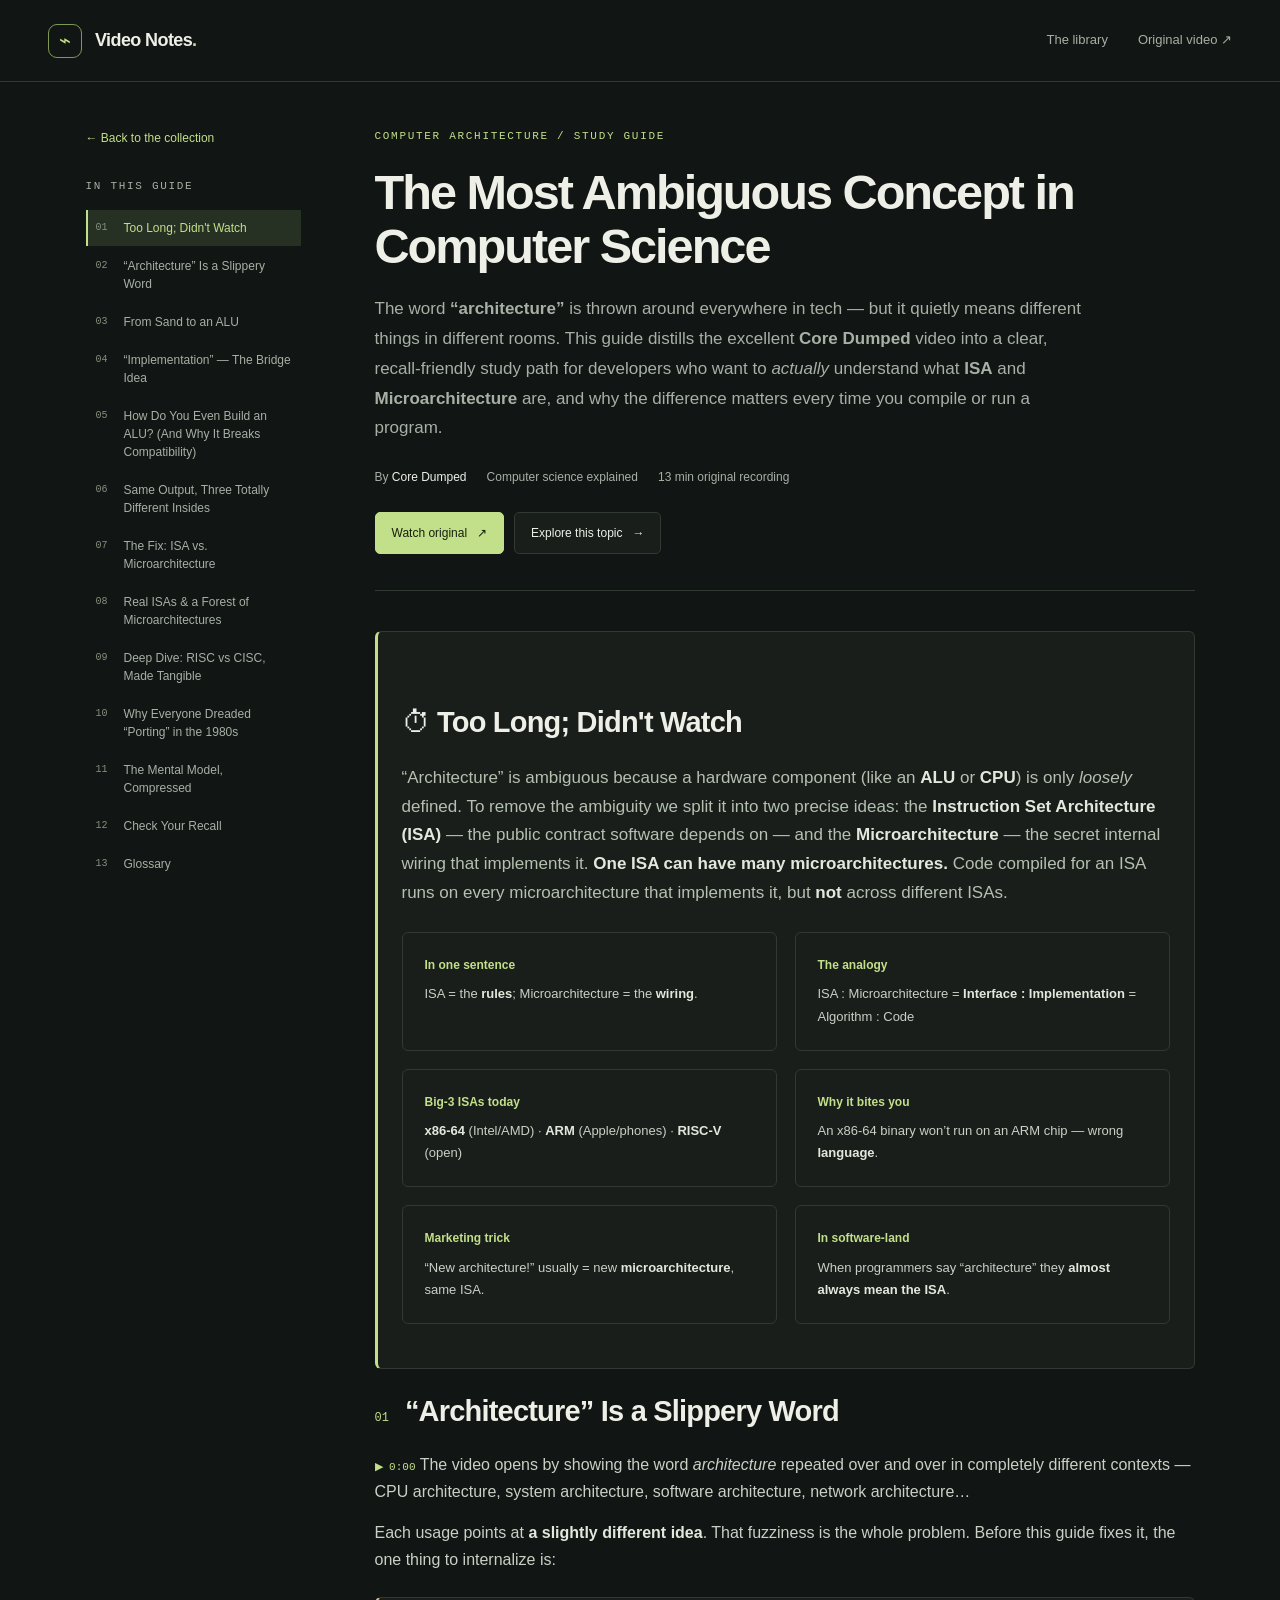
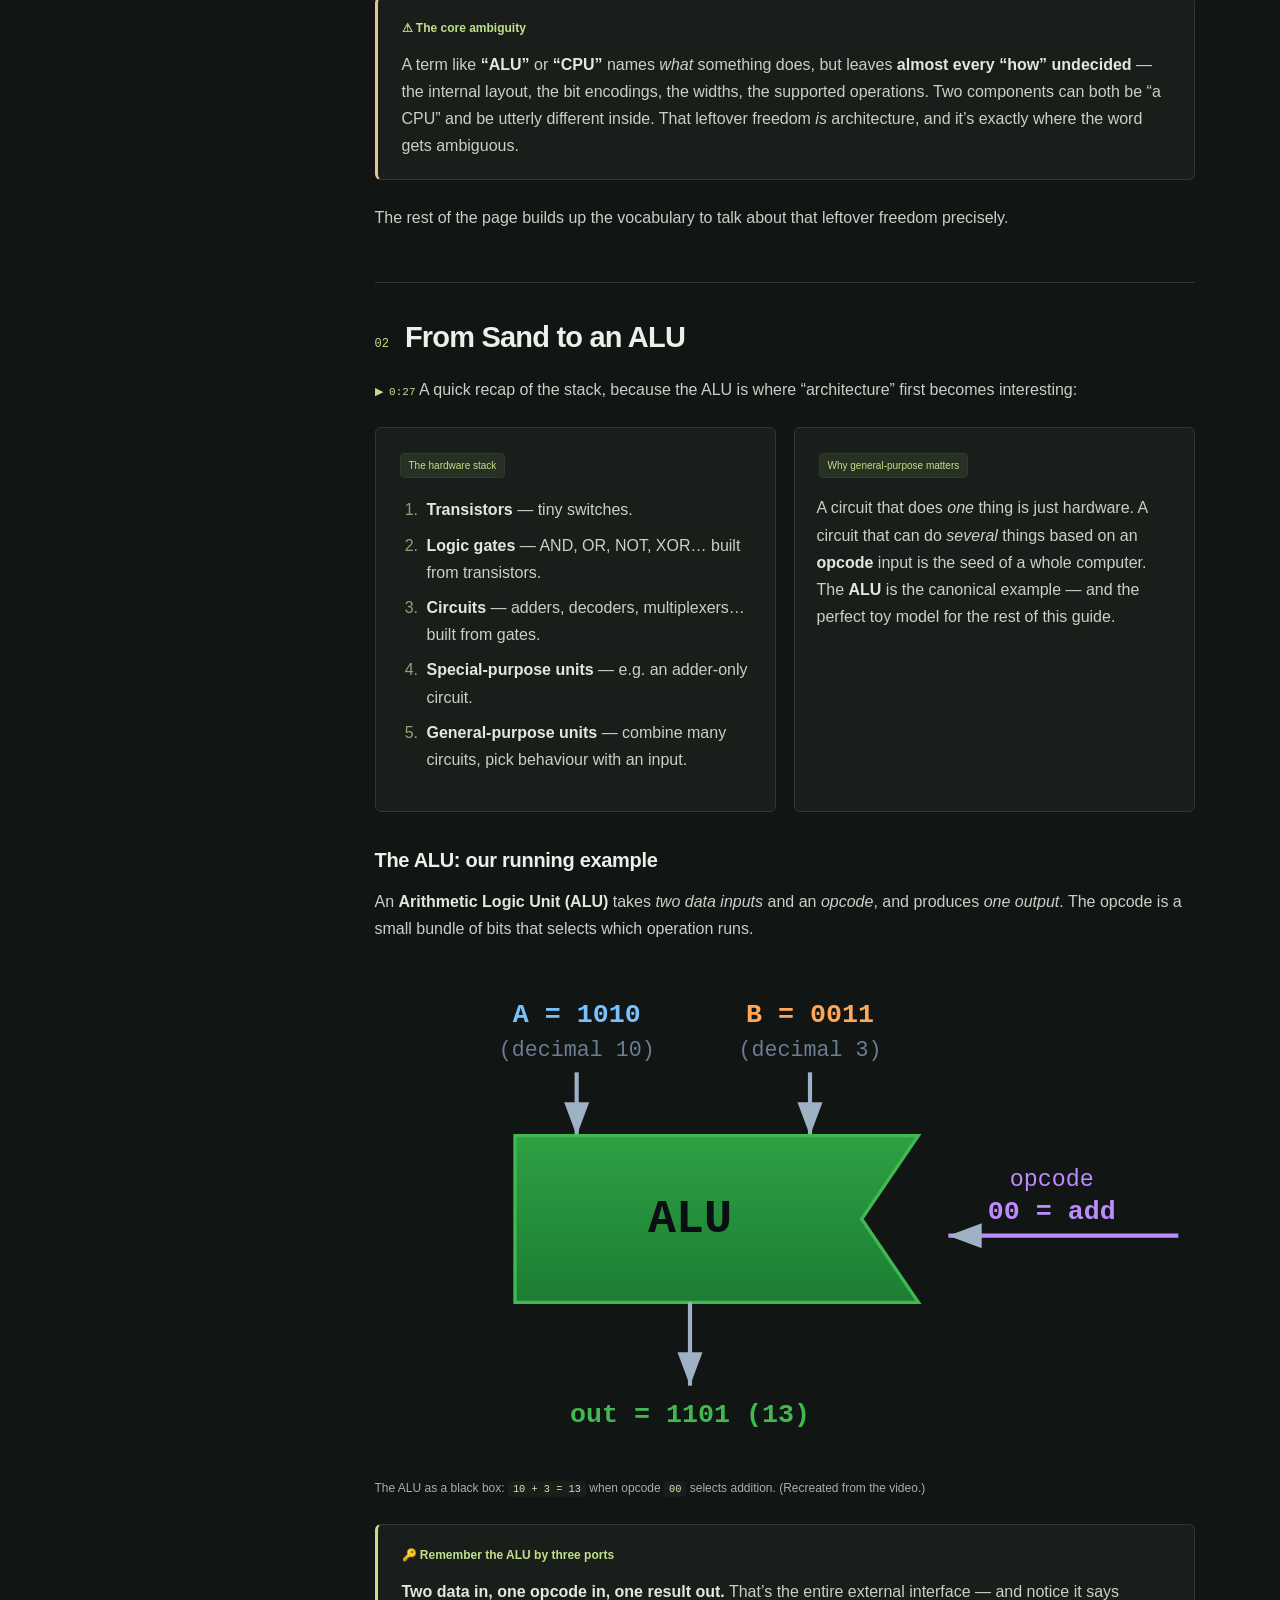
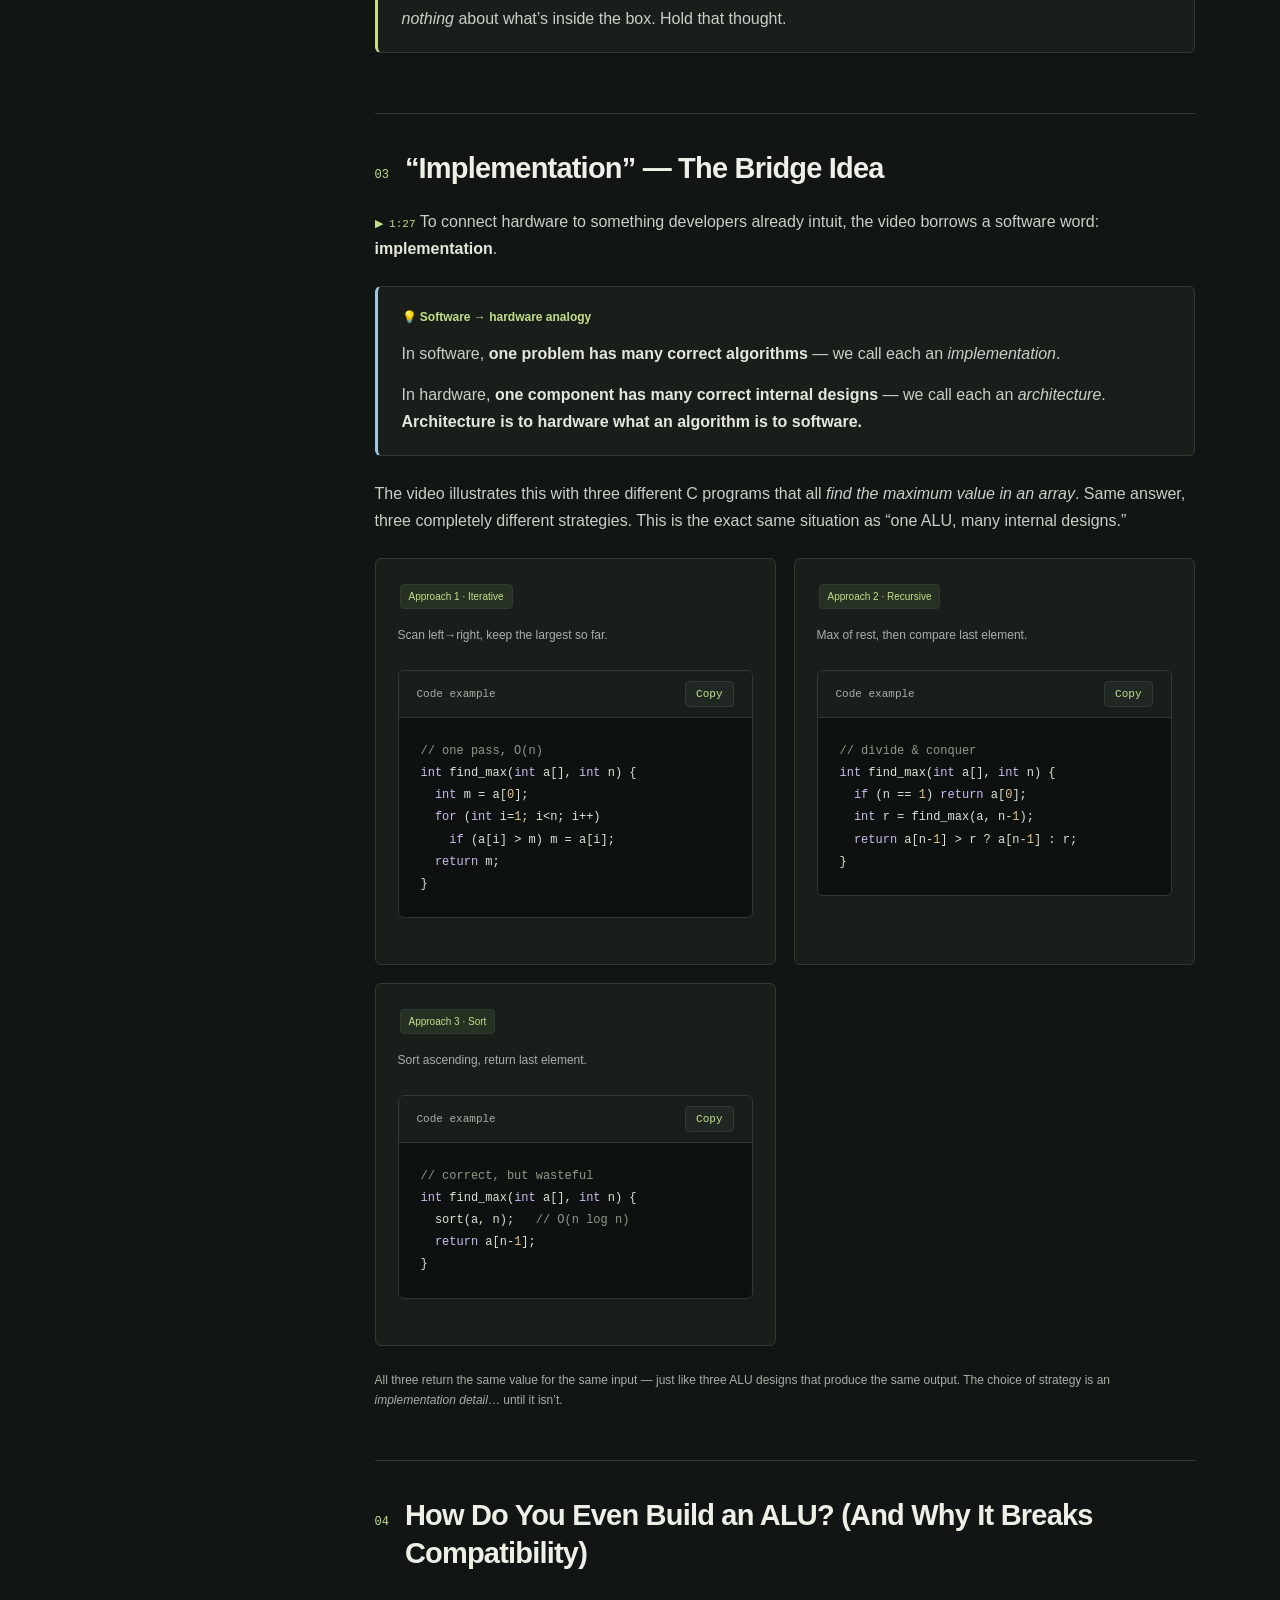
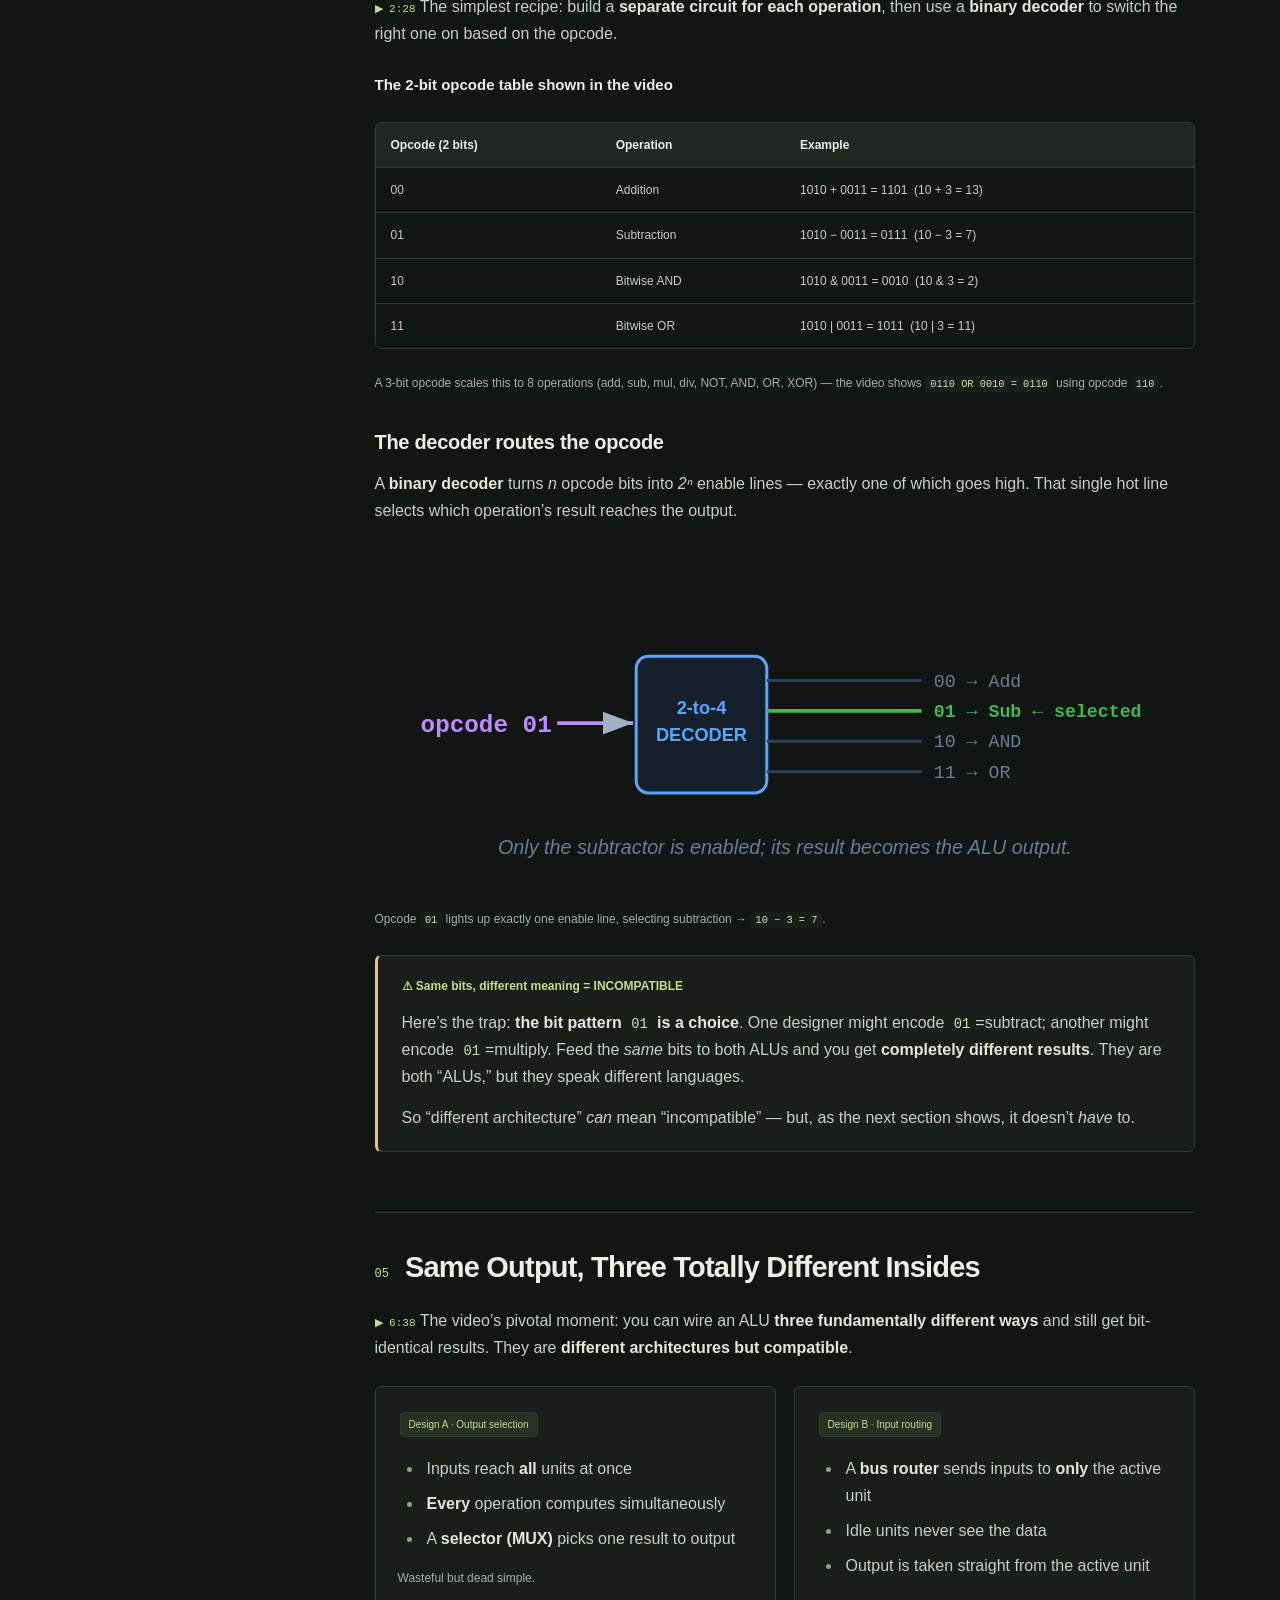
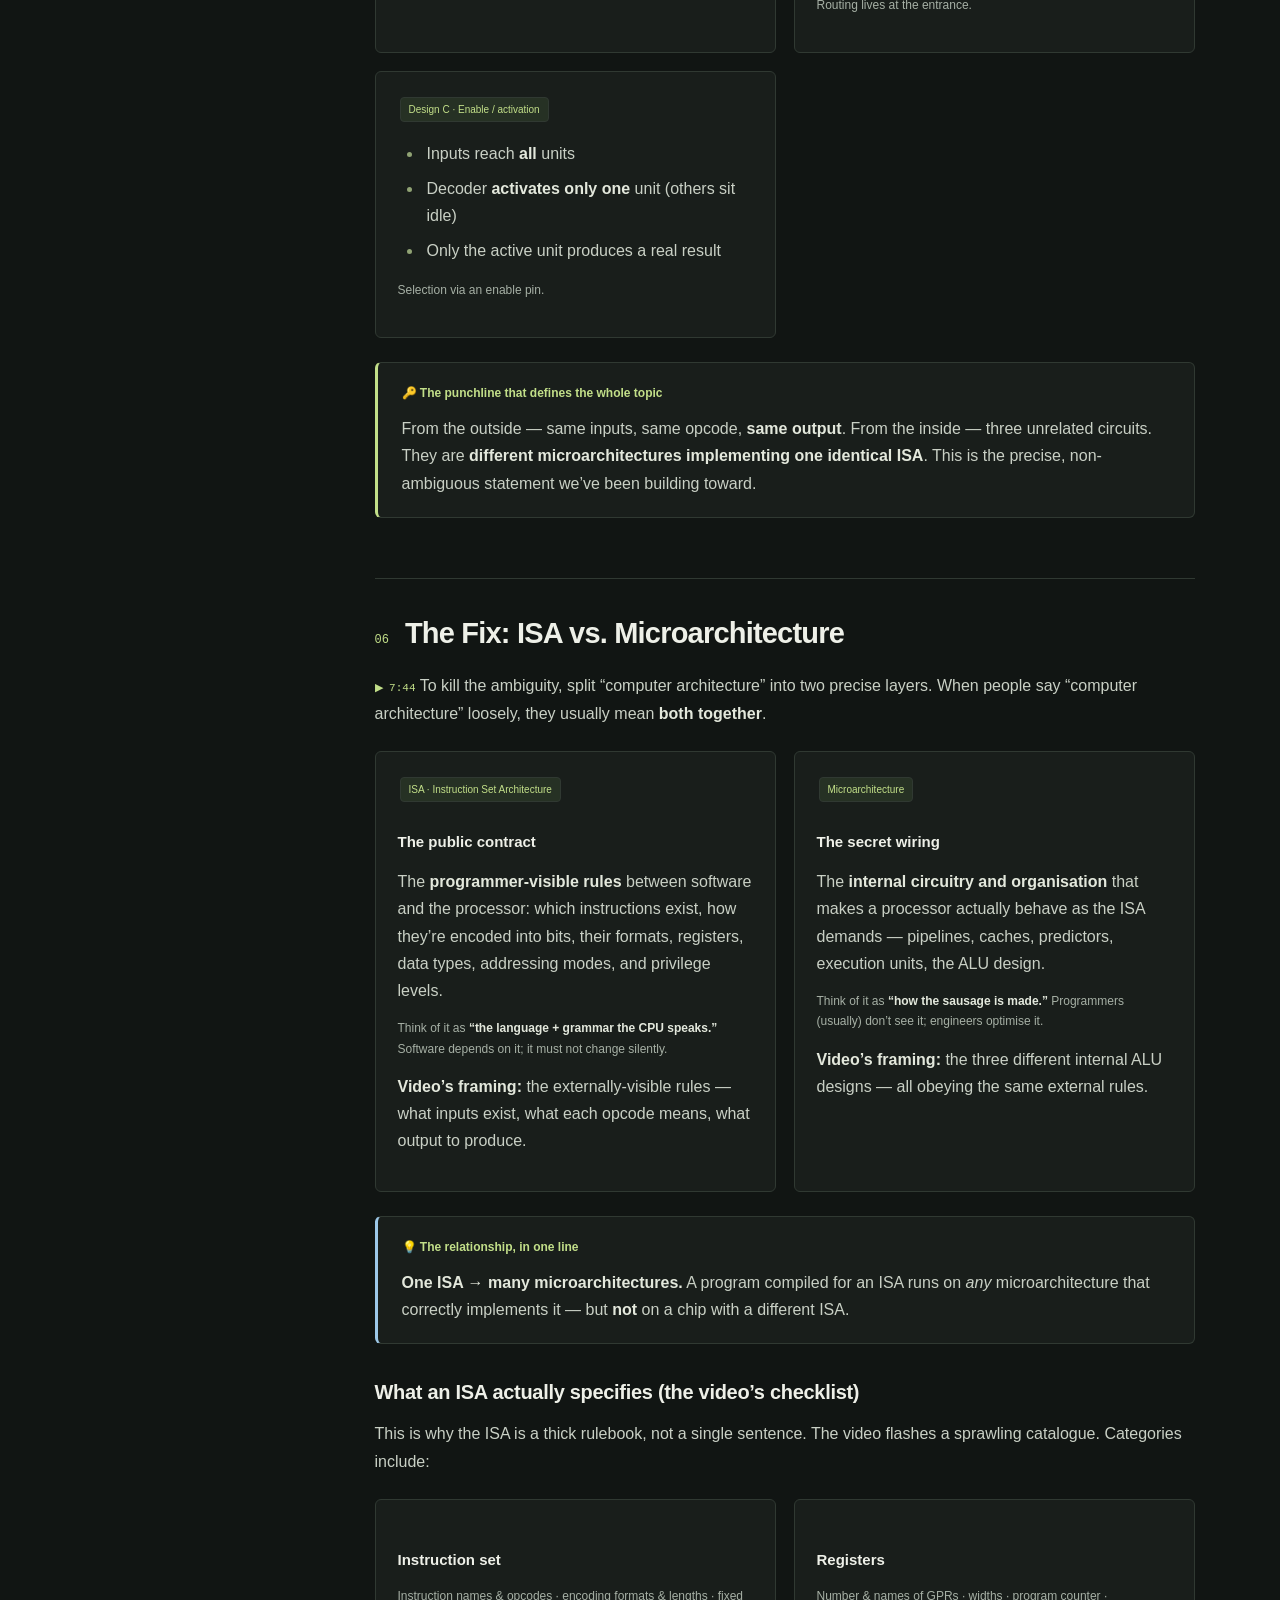
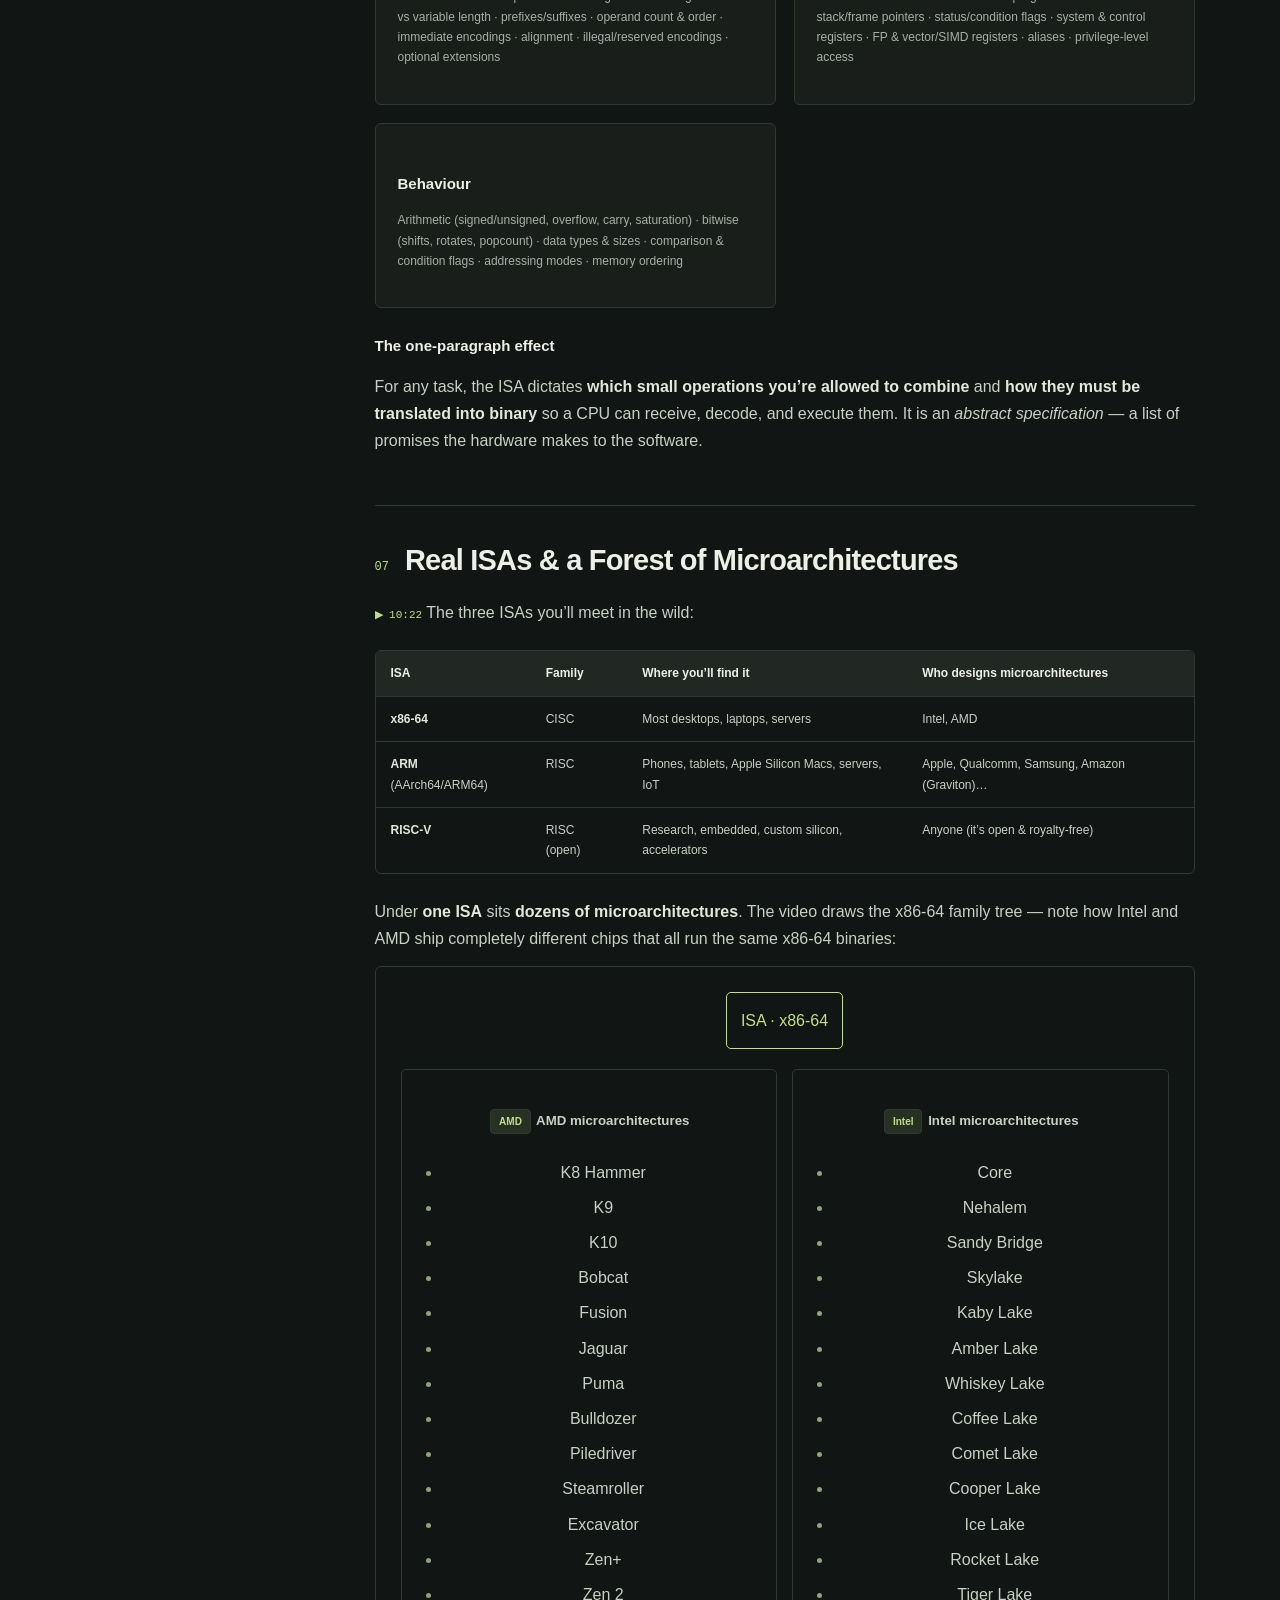
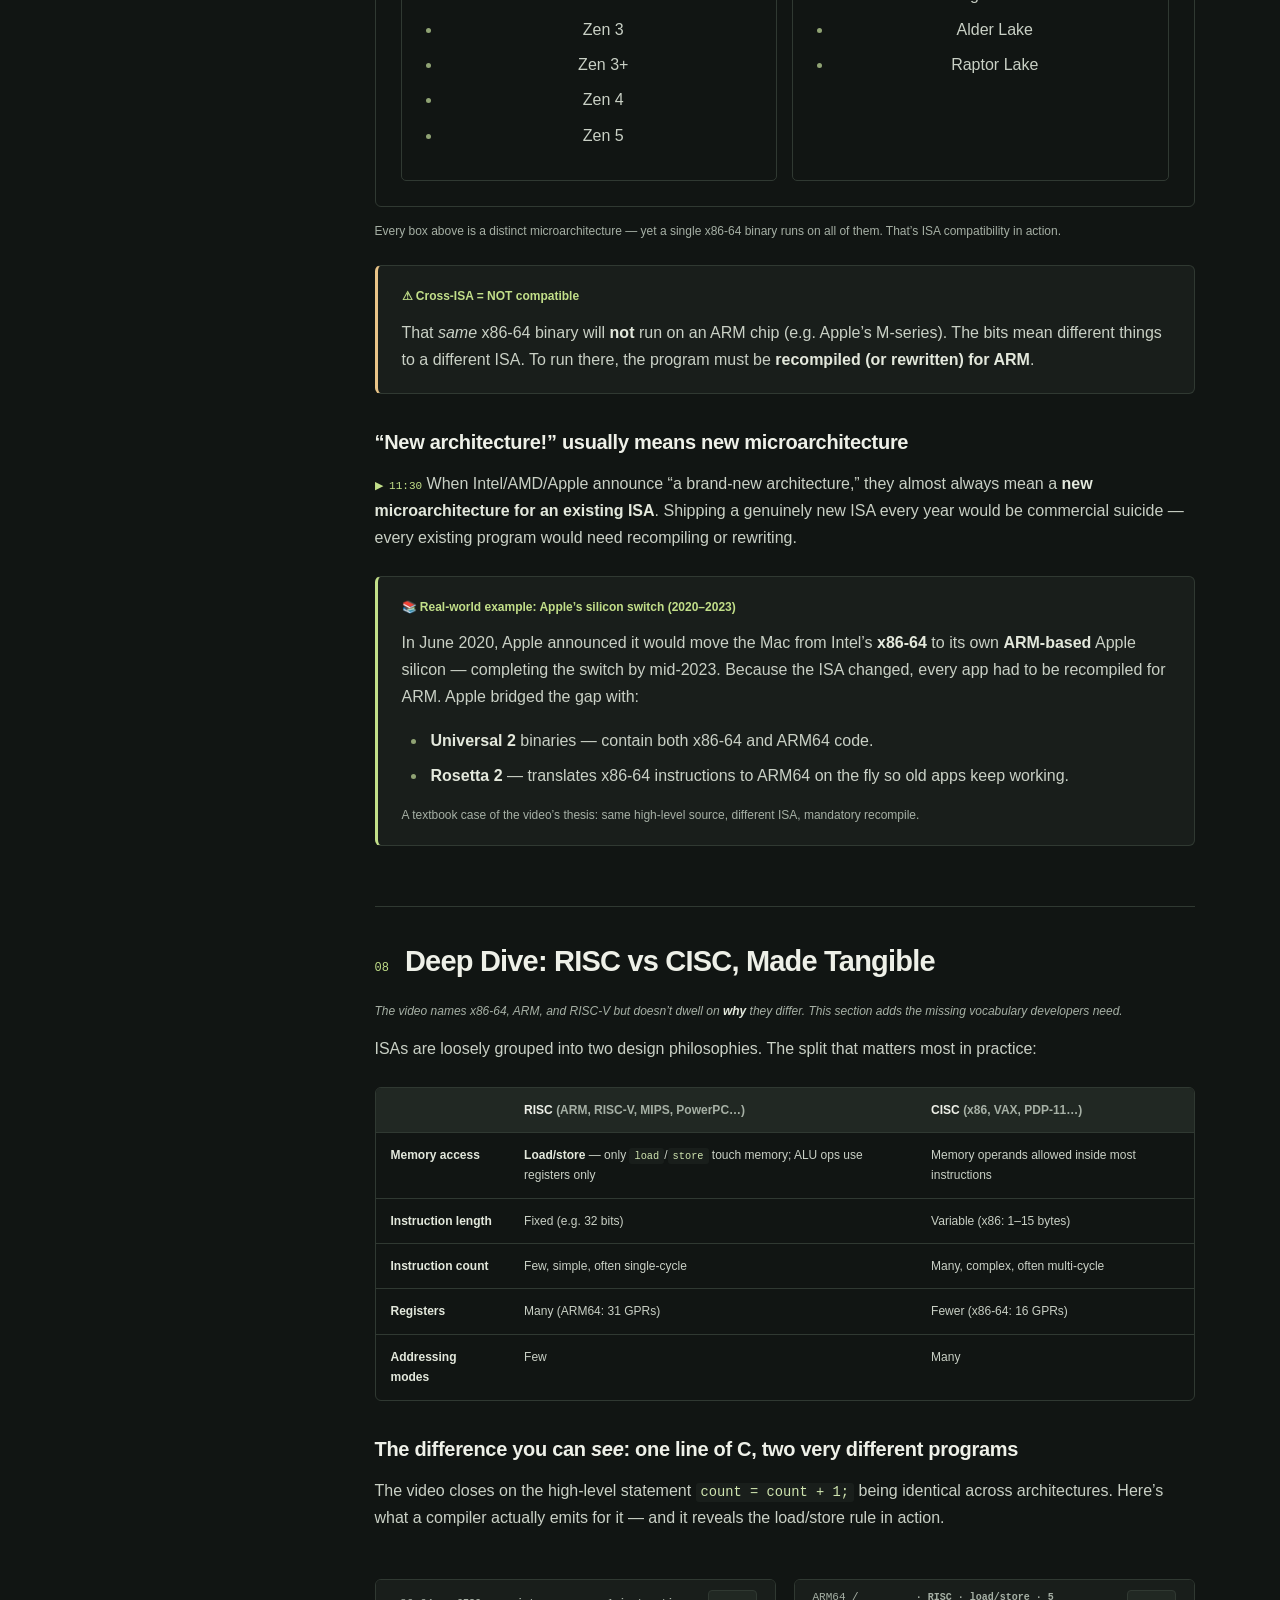
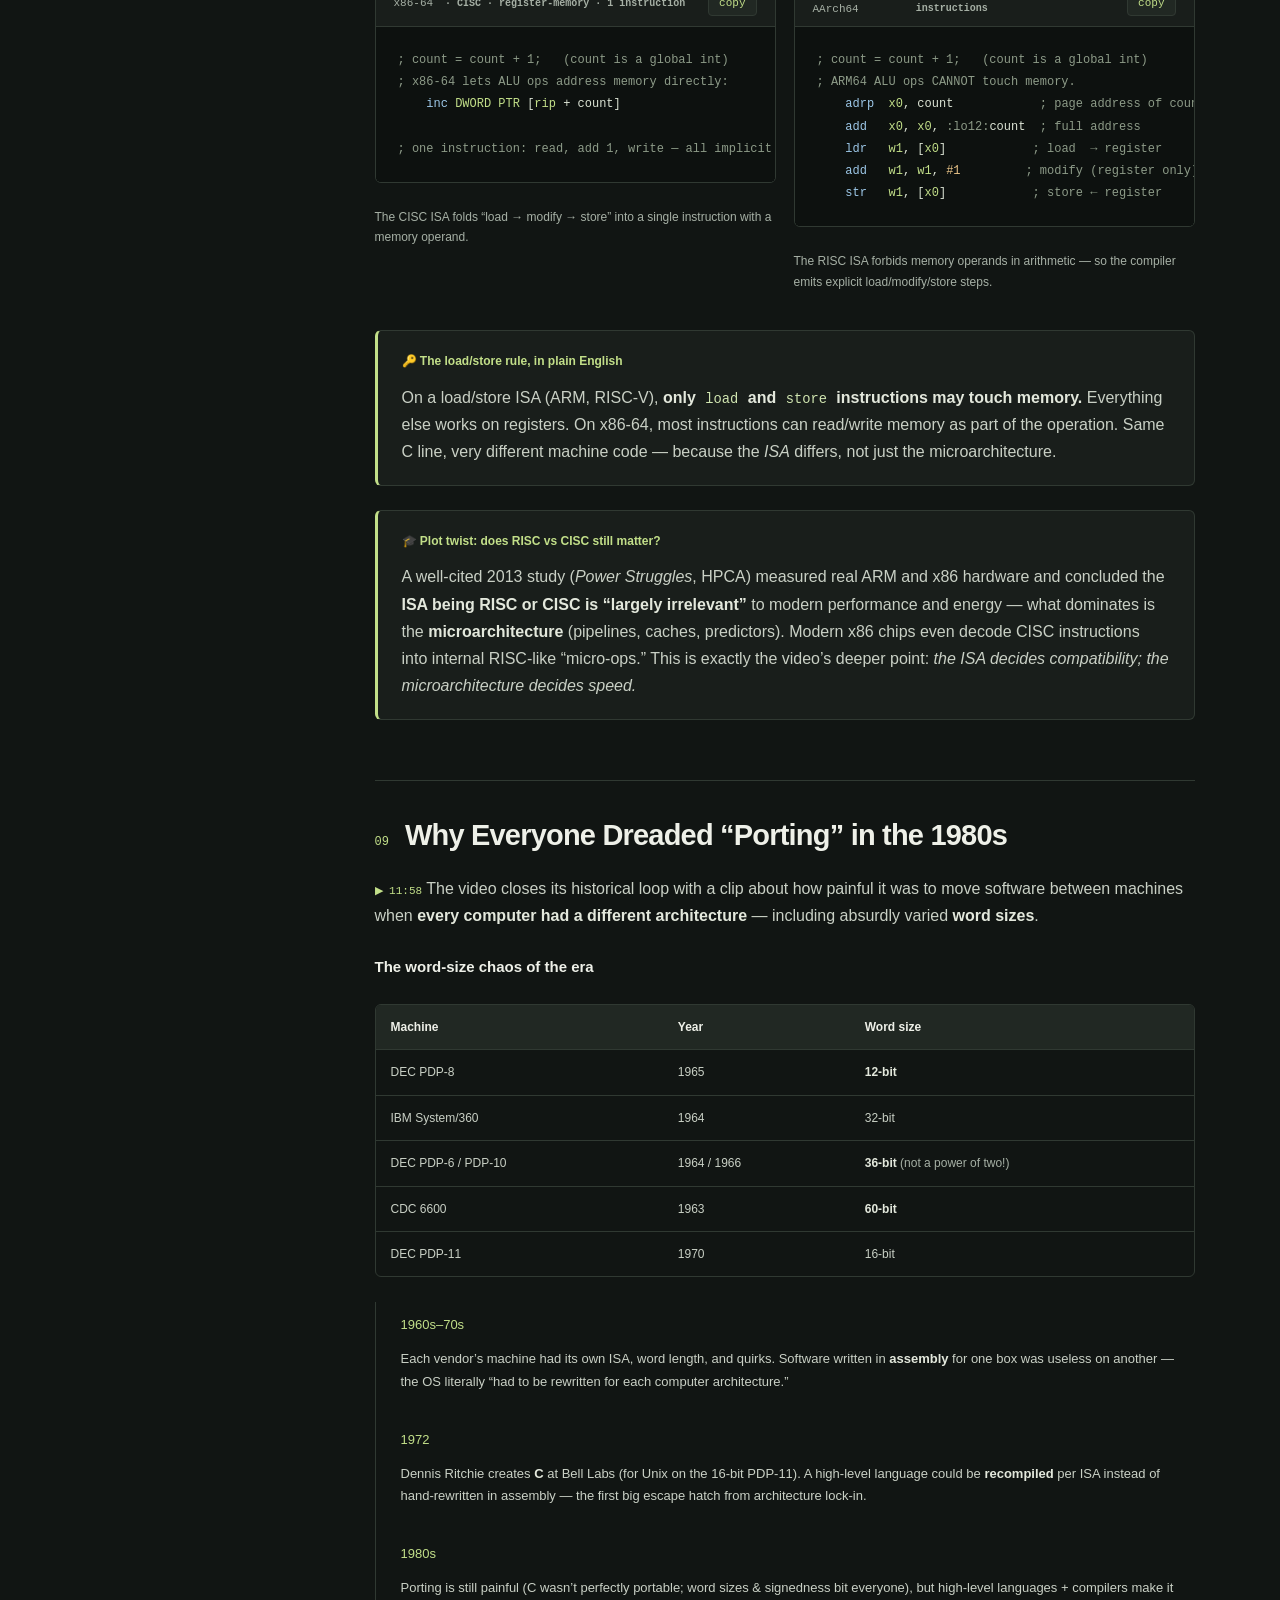
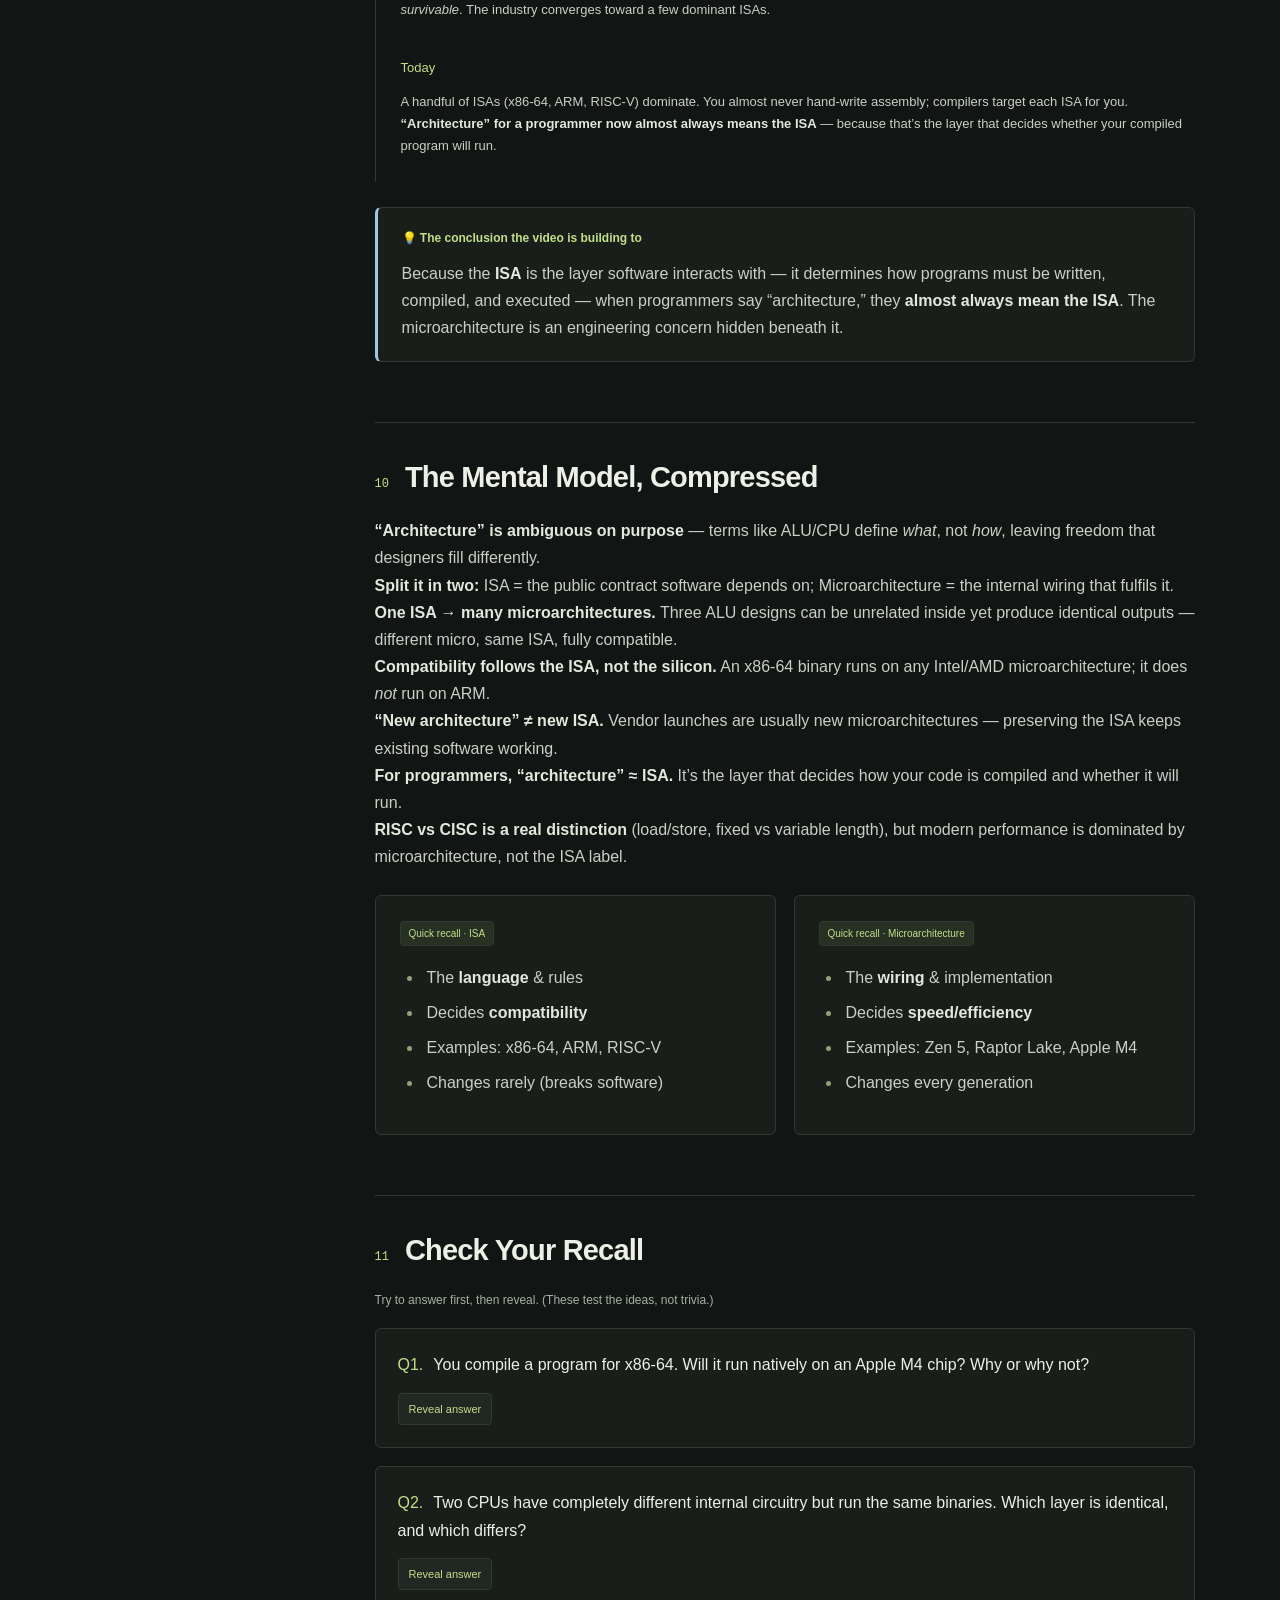
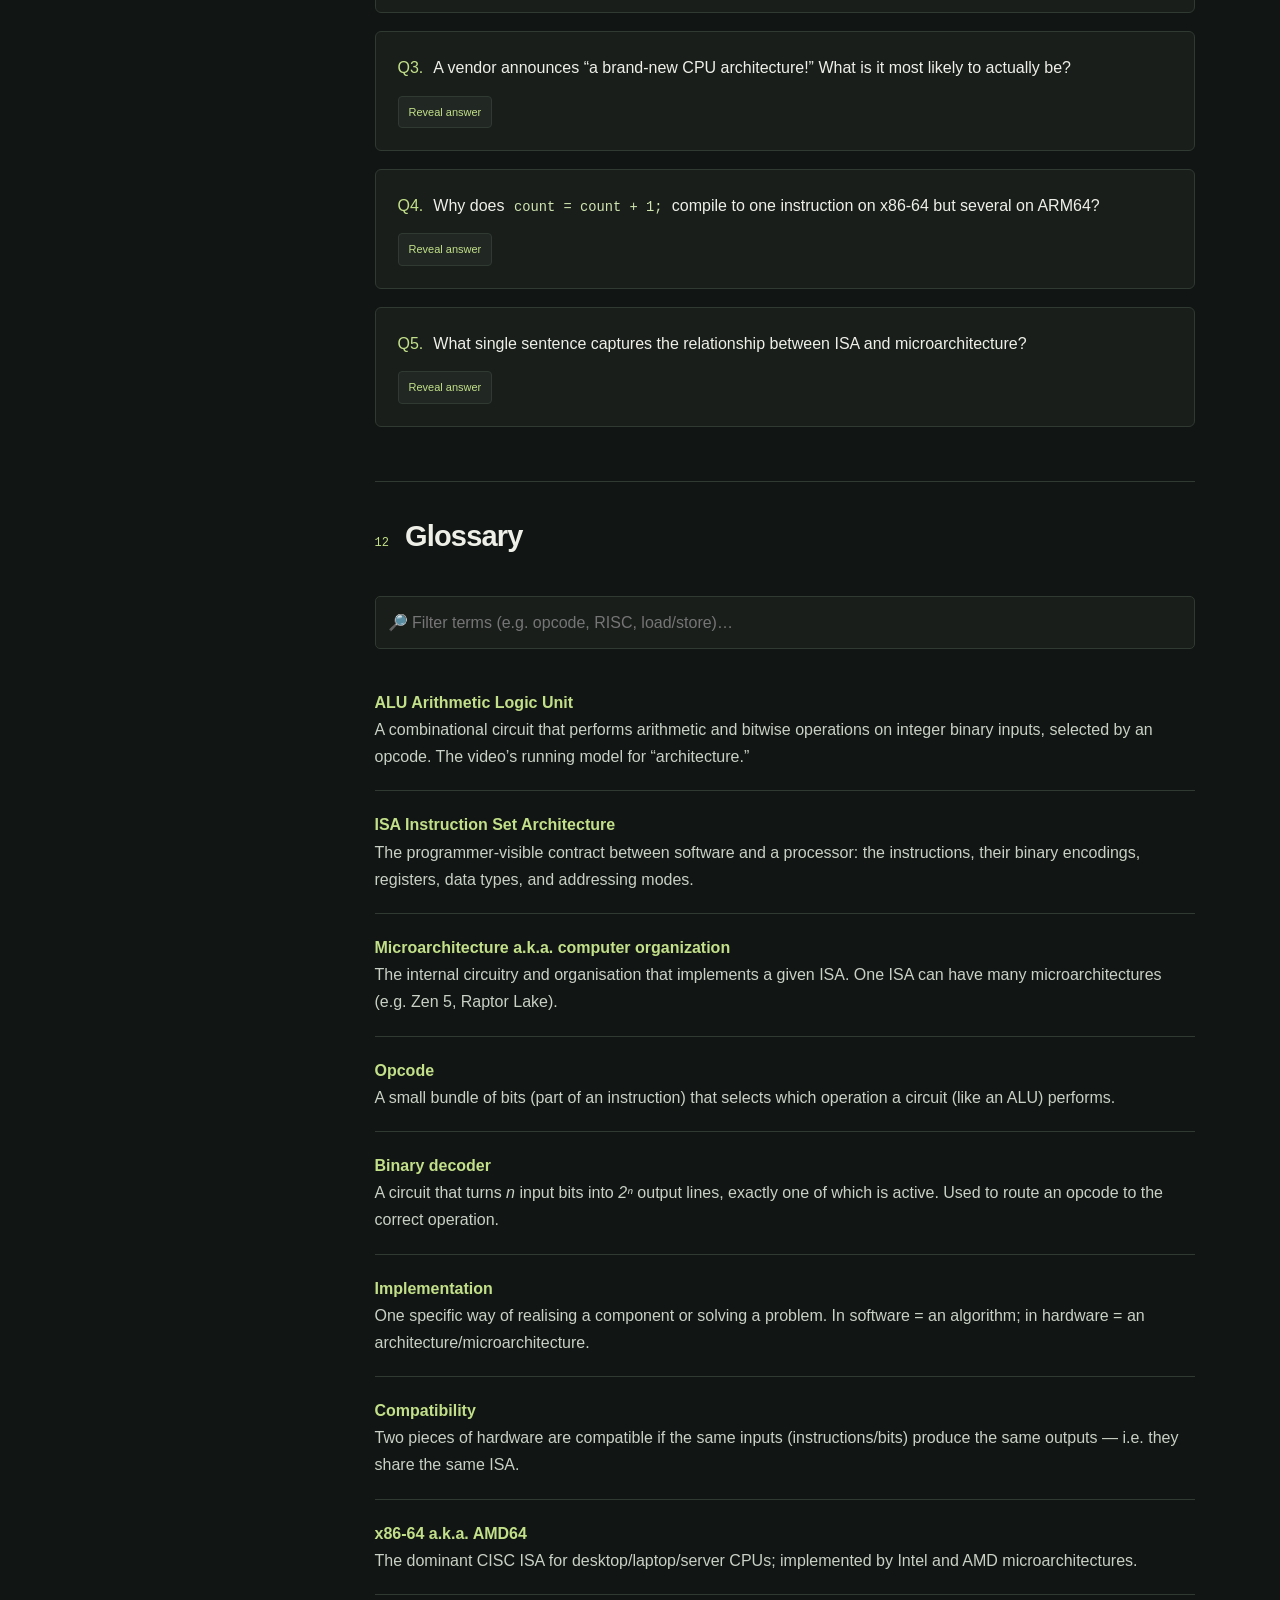
<file: The_Most_Ambiguous_Concept_in_Computer_Science/index.html>
<!doctype html>
<html lang="en">
<head>
<meta charset="utf-8"><meta name="viewport" content="width=device-width, initial-scale=1">
<meta name="description" content="Untangle instruction set architecture from microarchitecture, with ALU diagrams, assembly examples, and a quick check of what you remember."><meta name="theme-color" content="#111513">
<title>The Most Ambiguous Concept in Computer Science — Video Notes</title>
<link rel="icon" href="../assets/favicon.svg" type="image/svg+xml"><link rel="stylesheet" href="../assets/site.css">
<script src="../assets/site.js" defer></script>
</head>
<body class="guide-page" id="top">
<a class="skip-link" href="#study-guide">Skip to the study guide</a><div class="reading-progress" aria-hidden="true"></div>
<header class="site-bar"><div class="site-bar-inner">
<a class="site-brand" href="../index.html" aria-label="Video Notes home"><span class="brand-mark" aria-hidden="true">⌁</span><span>Video Notes<span class="brand-dot">.</span></span></a>
<nav class="site-nav" aria-label="Site navigation"><a href="../index.html#library">The library</a><a href="https://www.youtube.com/watch?v=eNtADpJ2EC4">Original video ↗</a></nav>
</div></header>
<div class="guide-layout">
<aside class="guide-sidebar"><a class="back-library" href="../index.html#computer-architecture">← Back to the collection</a><span class="section-label">In this guide</span>
<nav class="guide-toc" aria-label="Chapters"><a href="#heading-01"><span>01</span><span>Too Long; Didn&#x27;t Watch</span></a><a href="#heading-02"><span>02</span><span>“Architecture” Is a Slippery Word</span></a><a href="#heading-03"><span>03</span><span>From Sand to an ALU</span></a><a href="#heading-04"><span>04</span><span>“Implementation” — The Bridge Idea</span></a><a href="#heading-05"><span>05</span><span>How Do You Even Build an ALU? (And Why It Breaks Compatibility)</span></a><a href="#heading-06"><span>06</span><span>Same Output, Three Totally Different Insides</span></a><a href="#heading-07"><span>07</span><span>The Fix: ISA vs. Microarchitecture</span></a><a href="#heading-08"><span>08</span><span>Real ISAs &amp; a Forest of Microarchitectures</span></a><a href="#heading-09"><span>09</span><span>Deep Dive: RISC vs CISC, Made Tangible</span></a><a href="#heading-10"><span>10</span><span>Why Everyone Dreaded “Porting” in the 1980s</span></a><a href="#heading-11"><span>11</span><span>The Mental Model, Compressed</span></a><a href="#heading-12"><span>12</span><span>Check Your Recall</span></a><a href="#heading-13"><span>13</span><span>Glossary</span></a></nav><p class="sidebar-note">Read at your own pace.<br>Keep the original talk close.</p></aside>
<main class="guide-main" id="study-guide">
<header class="guide-hero"><span class="eyebrow">Computer architecture / Study guide</span>
<h1>The Most Ambiguous Concept in Computer Science</h1><p class="guide-description">
    The word <strong>“architecture”</strong> is thrown around everywhere in tech — but it quietly means
    different things in different rooms. This guide distills the excellent
    <strong>Core Dumped</strong> video into a clear, recall-friendly study path for developers who want
    to <em>actually</em> understand what <strong>ISA</strong> and <strong>Microarchitecture</strong> are, and why the
    difference matters every time you compile or run a program.
  </p>
<div class="guide-meta"><span>By <strong>Core Dumped</strong></span><span>Computer science explained</span><span>13 min original recording</span></div>
<div class="guide-actions"><a class="button primary" href="https://www.youtube.com/watch?v=eNtADpJ2EC4">Watch original <span aria-hidden="true">↗</span></a><a class="button" href="../index.html#computer-architecture">Explore this topic <span aria-hidden="true">→</span></a></div>
</header>
<details class="mobile-contents"><summary>Contents · 13 sections</summary><nav class="guide-toc" aria-label="Chapters on mobile"><a href="#heading-01"><span>01</span><span>Too Long; Didn&#x27;t Watch</span></a><a href="#heading-02"><span>02</span><span>“Architecture” Is a Slippery Word</span></a><a href="#heading-03"><span>03</span><span>From Sand to an ALU</span></a><a href="#heading-04"><span>04</span><span>“Implementation” — The Bridge Idea</span></a><a href="#heading-05"><span>05</span><span>How Do You Even Build an ALU? (And Why It Breaks Compatibility)</span></a><a href="#heading-06"><span>06</span><span>Same Output, Three Totally Different Insides</span></a><a href="#heading-07"><span>07</span><span>The Fix: ISA vs. Microarchitecture</span></a><a href="#heading-08"><span>08</span><span>Real ISAs &amp; a Forest of Microarchitectures</span></a><a href="#heading-09"><span>09</span><span>Deep Dive: RISC vs CISC, Made Tangible</span></a><a href="#heading-10"><span>10</span><span>Why Everyone Dreaded “Porting” in the 1980s</span></a><a href="#heading-11"><span>11</span><span>The Mental Model, Compressed</span></a><a href="#heading-12"><span>12</span><span>Check Your Recall</span></a><a href="#heading-13"><span>13</span><span>Glossary</span></a></nav></details>
<div class="guide-content">
<!-- ===================== HERO ===================== -->
<div class="tldw" id="tldw">
    <h2 id="heading-01">⏱ Too Long; Didn't Watch</h2>
    <p class="big">
      “Architecture” is ambiguous because a hardware component (like an <b>ALU</b> or <b>CPU</b>) is only
      <em>loosely</em> defined. To remove the ambiguity we split it into two precise ideas: the
      <b>Instruction Set Architecture (ISA)</b> — the public contract software depends on — and the
      <b>Microarchitecture</b> — the secret internal wiring that implements it.
      <b>One ISA can have many microarchitectures.</b> Code compiled for an ISA runs on every
      microarchitecture that implements it, but <b>not</b> across different ISAs.
    </p>
    <div class="facts">
      <div class="fact"><div class="k">In one sentence</div><div class="v">ISA = the <b>rules</b>; Microarchitecture = the <b>wiring</b>.</div></div>
      <div class="fact"><div class="k">The analogy</div><div class="v">ISA : Microarchitecture = <b>Interface : Implementation</b> = Algorithm : Code</div></div>
      <div class="fact"><div class="k">Big-3 ISAs today</div><div class="v"><b>x86-64</b> (Intel/AMD) · <b>ARM</b> (Apple/phones) · <b>RISC-V</b> (open)</div></div>
      <div class="fact"><div class="k">Why it bites you</div><div class="v">An x86-64 binary won’t run on an ARM chip — wrong <b>language</b>.</div></div>
      <div class="fact"><div class="k">Marketing trick</div><div class="v">“New architecture!” usually = new <b>microarchitecture</b>, same ISA.</div></div>
      <div class="fact"><div class="k">In software-land</div><div class="v">When programmers say “architecture” they <b>almost always mean the ISA</b>.</div></div>
    </div>
  </div>

<!-- ===================== 1. PROBLEM ===================== -->
<section id="problem">
  <div class="sec-head"><span class="sec-num">01</span><h2 id="heading-02">“Architecture” Is a Slippery Word</h2></div>
  <p><span class="ts">▶ 0:00</span> The video opens by showing the word <em>architecture</em> repeated over and over in completely
  different contexts — CPU architecture, system architecture, software architecture, network architecture…</p>
  <p>Each usage points at <strong>a slightly different idea</strong>. That fuzziness is the whole problem.
  Before this guide fixes it, the one thing to internalize is:</p>
  <div class="callout co-warn" data-label="⚠ The core ambiguity">
    <p>A term like <strong>“ALU”</strong> or <strong>“CPU”</strong> names <em>what</em> something does, but leaves
    <strong>almost every “how” undecided</strong> — the internal layout, the bit encodings, the widths, the supported
    operations. Two components can both be “a CPU” and be utterly different inside. That leftover freedom
    <em>is</em> architecture, and it’s exactly where the word gets ambiguous.</p>
  </div>
  <p>The rest of the page builds up the vocabulary to talk about that leftover freedom precisely.</p>
</section>

<!-- ===================== 2. BUILDING BLOCKS -> ALU ===================== -->
<section id="alu">
  <div class="sec-head"><span class="sec-num">02</span><h2 id="heading-03">From Sand to an ALU</h2></div>
  <p><span class="ts">▶ 0:27</span> A quick recap of the stack, because the ALU is where “architecture” first becomes interesting:</p>
  <div class="grid2">
    <div class="card">
      <span class="tag">The hardware stack</span>
      <ol>
        <li><strong>Transistors</strong> — tiny switches.</li>
        <li><strong>Logic gates</strong> — AND, OR, NOT, XOR… built from transistors.</li>
        <li><strong>Circuits</strong> — adders, decoders, multiplexers… built from gates.</li>
        <li><strong>Special-purpose units</strong> — e.g. an adder-only circuit.</li>
        <li><strong>General-purpose units</strong> — combine many circuits, pick behaviour with an input.</li>
      </ol>
    </div>
    <div class="card">
      <span class="tag">Why general-purpose matters</span>
      <p>A circuit that does <em>one</em> thing is just hardware. A circuit that can do
      <em>several</em> things based on an <strong>opcode</strong> input is the seed of a whole computer. The
      <strong>ALU</strong> is the canonical example — and the perfect toy model for the rest of this guide.</p>
    </div>
  </div>

  <h3>The ALU: our running example</h3>
  <p>An <strong>Arithmetic Logic Unit (ALU)</strong> takes <em>two data inputs</em> and an <em>opcode</em>, and
  produces <em>one output</em>. The opcode is a small bundle of bits that selects which operation runs.</p>

  <figure>
    <svg viewBox="0 0 480 300" role="img" aria-label="ALU block diagram">
      <defs>
        <marker id="ar" markerWidth="10" markerHeight="10" refX="8" refY="3" orient="auto">
          <path d="M0,0 L8,3 L0,6 Z" fill="#9fb1c4"/>
        </marker>
        <linearGradient id="aluG" x1="0" y1="0" x2="0" y2="1">
          <stop offset="0" stop-color="#2ea043"/><stop offset="1" stop-color="#1c7d33"/>
        </linearGradient>
      </defs>
      <!-- input A -->
      <text x="115" y="32" text-anchor="middle" fill="#79c0ff" font-family="ui-monospace,monospace" font-size="16" font-weight="700">A = 1010</text>
      <text x="115" y="52" text-anchor="middle" fill="#6c7d92" font-family="ui-monospace,monospace" font-size="13">(decimal 10)</text>
      <line x1="115" y1="62" x2="115" y2="100" stroke="#9fb1c4" stroke-width="2.5" marker-end="url(#ar)"/>
      <!-- input B -->
      <text x="255" y="32" text-anchor="middle" fill="#ffa657" font-family="ui-monospace,monospace" font-size="16" font-weight="700">B = 0011</text>
      <text x="255" y="52" text-anchor="middle" fill="#6c7d92" font-family="ui-monospace,monospace" font-size="13">(decimal 3)</text>
      <line x1="255" y1="62" x2="255" y2="100" stroke="#9fb1c4" stroke-width="2.5" marker-end="url(#ar)"/>
      <!-- opcode -->
      <text x="400" y="130" text-anchor="middle" fill="#bc8cff" font-family="ui-monospace,monospace" font-size="14">opcode</text>
      <text x="400" y="150" text-anchor="middle" fill="#bc8cff" font-family="ui-monospace,monospace" font-size="16" font-weight="700">00 = add</text>
      <line x1="476" y1="160" x2="338" y2="160" stroke="#bc8cff" stroke-width="2.5" marker-end="url(#ar)"/>
      <!-- ALU body (classic notched trapezoid) -->
      <path d="M78 100 H320 L286 150 L320 200 H78 Z" fill="url(#aluG)" stroke="#3fb950" stroke-width="2"/>
      <text x="183" y="158" text-anchor="middle" fill="#0b0f14" font-size="28" font-weight="800" font-family="ui-monospace,monospace">ALU</text>
      <!-- output -->
      <line x1="183" y1="200" x2="183" y2="250" stroke="#9fb1c4" stroke-width="2.5" marker-end="url(#ar)"/>
      <text x="183" y="272" text-anchor="middle" fill="#3fb950" font-family="ui-monospace,monospace" font-size="16" font-weight="700">out = 1101 (13)</text>
    </svg>
    <figcaption>The ALU as a black box: <code>10 + 3 = 13</code> when opcode <code>00</code> selects addition. (Recreated from the video.)</figcaption>
  </figure>

  <div class="callout co-key" data-label="🔑 Remember the ALU by three ports">
    <p><strong>Two data in, one opcode in, one result out.</strong> That’s the entire external interface — and notice it
    says <em>nothing</em> about what’s inside the box. Hold that thought.</p>
  </div>
</section>

<!-- ===================== 3. IMPLEMENTATION ===================== -->
<section id="implementation">
  <div class="sec-head"><span class="sec-num">03</span><h2 id="heading-04">“Implementation” — The Bridge Idea</h2></div>
  <p><span class="ts">▶ 1:27</span> To connect hardware to something developers already intuit, the video borrows a software word:
  <strong>implementation</strong>.</p>

  <div class="callout co-info" data-label="💡 Software → hardware analogy">
    <p>In software, <strong>one problem has many correct algorithms</strong> — we call each an <em>implementation</em>.</p>
    <p>In hardware, <strong>one component has many correct internal designs</strong> — we call each an <em>architecture</em>.
    <br><strong>Architecture is to hardware what an algorithm is to software.</strong></p>
  </div>

  <p>The video illustrates this with three different C programs that all <em>find the maximum value in an array</em>.
  Same answer, three completely different strategies. This is the exact same situation as “one ALU, many internal designs.”</p>

  <div class="grid2">
    <div class="card">
      <span class="tag">Approach 1 · Iterative</span>
      <p class="muted">Scan left→right, keep the largest so far.</p>
      <div class="code-wrap"><pre><code><span class="c-com">// one pass, O(n)</span>
<span class="c-kw">int</span> <span class="c-fn">find_max</span>(<span class="c-kw">int</span> a[], <span class="c-kw">int</span> n) {
  <span class="c-kw">int</span> m = a[<span class="c-num">0</span>];
  <span class="c-kw">for</span> (<span class="c-kw">int</span> i=<span class="c-num">1</span>; i&lt;n; i++)
    <span class="c-kw">if</span> (a[i] &gt; m) m = a[i];
  <span class="c-kw">return</span> m;
}</code></pre></div>
    </div>
    <div class="card">
      <span class="tag">Approach 2 · Recursive</span>
      <p class="muted">Max of rest, then compare last element.</p>
      <div class="code-wrap"><pre><code><span class="c-com">// divide &amp; conquer</span>
<span class="c-kw">int</span> <span class="c-fn">find_max</span>(<span class="c-kw">int</span> a[], <span class="c-kw">int</span> n) {
  <span class="c-kw">if</span> (n == <span class="c-num">1</span>) <span class="c-kw">return</span> a[<span class="c-num">0</span>];
  <span class="c-kw">int</span> r = <span class="c-fn">find_max</span>(a, n-<span class="c-num">1</span>);
  <span class="c-kw">return</span> a[n-<span class="c-num">1</span>] &gt; r ? a[n-<span class="c-num">1</span>] : r;
}</code></pre></div>
    </div>
    <div class="card">
      <span class="tag">Approach 3 · Sort</span>
      <p class="muted">Sort ascending, return last element.</p>
      <div class="code-wrap"><pre><code><span class="c-com">// correct, but wasteful</span>
<span class="c-kw">int</span> <span class="c-fn">find_max</span>(<span class="c-kw">int</span> a[], <span class="c-kw">int</span> n) {
  <span class="c-fn">sort</span>(a, n);   <span class="c-com">// O(n log n)</span>
  <span class="c-kw">return</span> a[n-<span class="c-num">1</span>];
}</code></pre></div>
    </div>
  </div>
  <p class="muted">All three return the same value for the same input — just like three ALU designs that produce the same output.
  The choice of strategy is an <em>implementation detail</em>… until it isn’t.</p>
</section>

<!-- ===================== 4. COMPATIBLE VS INCOMPATIBLE ===================== -->
<section id="compat">
  <div class="sec-head"><span class="sec-num">04</span><h2 id="heading-05">How Do You Even Build an ALU? (And Why It Breaks Compatibility)</h2></div>
  <p><span class="ts">▶ 2:28</span> The simplest recipe: build a <strong>separate circuit for each operation</strong>, then use a
  <strong>binary decoder</strong> to switch the right one on based on the opcode.</p>

  <h4>The 2-bit opcode table shown in the video</h4>
  <div class="tbl-wrap">
    <div class="table-scroll" tabindex="0" role="region" aria-label="Scrollable comparison table"><table>
      <thead><tr><th>Opcode (2 bits)</th><th>Operation</th><th>Example</th></tr></thead>
      <tbody>
        <tr><td><span class="bits">00</span></td><td>Addition</td><td class="mono">1010 + 0011 = <span>1101</span> &nbsp;(10 + 3 = 13)</td></tr>
        <tr><td><span class="bits">01</span></td><td>Subtraction</td><td class="mono">1010 − 0011 = <span>0111</span> &nbsp;(10 − 3 = 7)</td></tr>
        <tr><td><span class="bits">10</span></td><td>Bitwise AND</td><td class="mono">1010 &amp; 0011 = <span>0010</span> &nbsp;(10 &amp; 3 = 2)</td></tr>
        <tr><td><span class="bits">11</span></td><td>Bitwise OR</td><td class="mono">1010 | 0011 = <span>1011</span> &nbsp;(10 | 3 = 11)</td></tr>
      </tbody>
    </table></div>
  </div>
  <p class="muted">A 3-bit opcode scales this to 8 operations (add, sub, mul, div, NOT, AND, OR, XOR) — the video shows
  <code>0110 OR 0010 = 0110</code> using opcode <code>110</code>.</p>

  <h3>The decoder routes the opcode</h3>
  <p>A <strong>binary decoder</strong> turns <em>n</em> opcode bits into <em>2ⁿ</em> enable lines — exactly one of which
  goes high. That single hot line selects which operation’s result reaches the output.</p>

  <figure>
    <svg viewBox="0 0 540 230" role="img" aria-label="Binary decoder selecting an ALU operation">
      <defs><marker id="ar2" markerWidth="10" markerHeight="10" refX="8" refY="3" orient="auto"><path d="M0,0 L8,3 L0,6 Z" fill="#9fb1c4"/></marker></defs>
      <!-- opcode -->
      <text x="30" y="120" fill="#bc8cff" font-family="ui-monospace,monospace" font-size="16" font-weight="bold">opcode 01</text>
      <line x1="120" y1="114" x2="170" y2="114" stroke="#bc8cff" stroke-width="2.5" marker-end="url(#ar2)"/>
      <!-- decoder -->
      <rect x="172" y="70" width="86" height="90" rx="8" fill="#16202d" stroke="#58a6ff" stroke-width="2"/>
      <text x="215" y="108" text-anchor="middle" fill="#58a6ff" font-size="12" font-weight="700">2-to-4</text>
      <text x="215" y="126" text-anchor="middle" fill="#58a6ff" font-size="12" font-weight="700">DECODER</text>
      <!-- enable lines -->
      <g font-family="ui-monospace,monospace" font-size="12">
        <line x1="258" y1="86"  x2="360" y2="86"  stroke="#2f4156" stroke-width="2"/>
        <text x="368" y="90" fill="#6c7d92">00 → Add</text>
        <line x1="258" y1="106" x2="360" y2="106" stroke="#3fb950" stroke-width="2.5"/>
        <text x="368" y="110" fill="#3fb950" font-weight="700">01 → Sub  ← selected</text>
        <line x1="258" y1="126" x2="360" y2="126" stroke="#2f4156" stroke-width="2"/>
        <text x="368" y="130" fill="#6c7d92">10 → AND</text>
        <line x1="258" y1="146" x2="360" y2="146" stroke="#2f4156" stroke-width="2"/>
        <text x="368" y="150" fill="#6c7d92">11 → OR</text>
      </g>
      <text x="270" y="200" text-anchor="middle" fill="#6c7d92" font-size="13" font-style="italic">Only the subtractor is enabled; its result becomes the ALU output.</text>
    </svg>
    <figcaption>Opcode <code>01</code> lights up exactly one enable line, selecting subtraction → <code>10 − 3 = 7</code>.</figcaption>
  </figure>

  <div class="callout co-warn" data-label="⚠ Same bits, different meaning = INCOMPATIBLE">
    <p>Here’s the trap: <strong>the bit pattern <code>01</code> is a choice</strong>. One designer might encode
    <code>01</code>=subtract; another might encode <code>01</code>=multiply. Feed the <em>same</em> bits to both ALUs and you get
    <strong>completely different results</strong>. They are both “ALUs,” but they speak different languages.</p>
    <p>So “different architecture” <em>can</em> mean “incompatible” — but, as the next section shows, it doesn’t <em>have</em> to.</p>
  </div>
</section>

<!-- ===================== 5. THREE COMPATIBLE DESIGNS ===================== -->
<section id="three-designs">
  <div class="sec-head"><span class="sec-num">05</span><h2 id="heading-06">Same Output, Three Totally Different Insides</h2></div>
  <p><span class="ts">▶ 6:38</span> The video’s pivotal moment: you can wire an ALU <strong>three fundamentally different ways</strong> and still
  get bit-identical results. They are <strong>different architectures but compatible</strong>.</p>

  <div class="grid2">
    <div class="card">
      <span class="tag">Design A · Output selection</span>
      <ul>
        <li>Inputs reach <strong>all</strong> units at once</li>
        <li><strong>Every</strong> operation computes simultaneously</li>
        <li>A <strong>selector (MUX)</strong> picks one result to output</li>
      </ul>
      <p class="muted">Wasteful but dead simple.</p>
    </div>
    <div class="card">
      <span class="tag">Design B · Input routing</span>
      <ul>
        <li>A <strong>bus router</strong> sends inputs to <strong>only</strong> the active unit</li>
        <li>Idle units never see the data</li>
        <li>Output is taken straight from the active unit</li>
      </ul>
      <p class="muted">Routing lives at the entrance.</p>
    </div>
    <div class="card">
      <span class="tag">Design C · Enable / activation</span>
      <ul>
        <li>Inputs reach <strong>all</strong> units</li>
        <li>Decoder <strong>activates only one</strong> unit (others sit idle)</li>
        <li>Only the active unit produces a real result</li>
      </ul>
      <p class="muted">Selection via an enable pin.</p>
    </div>
  </div>

  <div class="callout co-key" data-label="🔑 The punchline that defines the whole topic">
    <p>From the outside — same inputs, same opcode, <strong>same output</strong>. From the inside — three unrelated circuits.
    They are <strong>different microarchitectures implementing one identical ISA</strong>. This is the precise,
    non-ambiguous statement we’ve been building toward.</p>
  </div>
</section>

<!-- ===================== 6. ISA vs MICROARCHITECTURE ===================== -->
<section id="isa-vs-micro">
  <div class="sec-head"><span class="sec-num">06</span><h2 id="heading-07">The Fix: ISA vs. Microarchitecture</h2></div>
  <p><span class="ts">▶ 7:44</span> To kill the ambiguity, split “computer architecture” into two precise layers. When people say
  “computer architecture” loosely, they usually mean <strong>both together</strong>.</p>

  <div class="grid2">
    <div class="card isa">
      <span class="tag">ISA · Instruction Set Architecture</span>
      <h4>The public contract</h4>
      <p>The <strong>programmer-visible rules</strong> between software and the processor: which instructions exist,
      how they’re encoded into bits, their formats, registers, data types, addressing modes, and privilege levels.</p>
      <p class="muted">Think of it as <strong>“the language + grammar the CPU speaks.”</strong> Software depends on it; it must not change silently.</p>
      <p><b>Video’s framing:</b> the externally-visible rules — what inputs exist, what each opcode means, what output to produce.</p>
    </div>
    <div class="card micro">
      <span class="tag">Microarchitecture</span>
      <h4>The secret wiring</h4>
      <p>The <strong>internal circuitry and organisation</strong> that makes a processor actually behave as the ISA demands —
      pipelines, caches, predictors, execution units, the ALU design.</p>
      <p class="muted">Think of it as <strong>“how the sausage is made.”</strong> Programmers (usually) don’t see it; engineers optimise it.</p>
      <p><b>Video’s framing:</b> the three different internal ALU designs — all obeying the same external rules.</p>
    </div>
  </div>

  <div class="callout co-info" data-label="💡 The relationship, in one line">
    <p><strong>One ISA → many microarchitectures.</strong> A program compiled for an ISA runs on
    <em>any</em> microarchitecture that correctly implements it — but <strong>not</strong> on a chip with a different ISA.</p>
  </div>

  <h3>What an ISA actually specifies (the video’s checklist)</h3>
  <p>This is why the ISA is a thick rulebook, not a single sentence. The video flashes a sprawling catalogue. Categories include:</p>
  <div class="grid2">
    <div class="card">
      <h4>Instruction set</h4>
      <p class="muted">Instruction names &amp; opcodes · encoding formats &amp; lengths · fixed vs variable length · prefixes/suffixes · operand count &amp; order · immediate encodings · alignment · illegal/reserved encodings · optional extensions</p>
    </div>
    <div class="card">
      <h4>Registers</h4>
      <p class="muted">Number &amp; names of GPRs · widths · program counter · stack/frame pointers · status/condition flags · system &amp; control registers · FP &amp; vector/SIMD registers · aliases · privilege-level access</p>
    </div>
    <div class="card">
      <h4>Behaviour</h4>
      <p class="muted">Arithmetic (signed/unsigned, overflow, carry, saturation) · bitwise (shifts, rotates, popcount) · data types &amp; sizes · comparison &amp; condition flags · addressing modes · memory ordering</p>
    </div>
  </div>

  <h4>The one-paragraph effect</h4>
  <p>For any task, the ISA dictates <strong>which small operations you’re allowed to combine</strong> and
  <strong>how they must be translated into binary</strong> so a CPU can receive, decode, and execute them. It is an
  <em>abstract specification</em> — a list of promises the hardware makes to the software.</p>
</section>

<!-- ===================== 7. REAL-WORLD ISAs ===================== -->
<section id="real">
  <div class="sec-head"><span class="sec-num">07</span><h2 id="heading-08">Real ISAs &amp; a Forest of Microarchitectures</h2></div>
  <p><span class="ts">▶ 10:22</span> The three ISAs you’ll meet in the wild:</p>
  <div class="tbl-wrap">
    <div class="table-scroll" tabindex="0" role="region" aria-label="Scrollable comparison table"><table>
      <thead><tr><th>ISA</th><th>Family</th><th>Where you’ll find it</th><th>Who designs microarchitectures</th></tr></thead>
      <tbody>
        <tr><td><b>x86-64</b></td><td>CISC</td><td>Most desktops, laptops, servers</td><td>Intel, AMD</td></tr>
        <tr><td><b>ARM</b> (AArch64/ARM64)</td><td>RISC</td><td>Phones, tablets, Apple Silicon Macs, servers, IoT</td><td>Apple, Qualcomm, Samsung, Amazon (Graviton)…</td></tr>
        <tr><td><b>RISC-V</b></td><td>RISC (open)</td><td>Research, embedded, custom silicon, accelerators</td><td>Anyone (it’s open &amp; royalty-free)</td></tr>
      </tbody>
    </table></div>
  </div>

  <p>Under <strong>one ISA</strong> sits <strong>dozens of microarchitectures</strong>. The video draws the x86-64 family tree —
  note how Intel and AMD ship completely different chips that all run the same x86-64 binaries:</p>

  <div class="tree">
    <div class="tree-root">ISA · x86-64</div>
    <div class="tree-children">
      <div class="branch">
        <h5><span class="chip amd">AMD</span> AMD microarchitectures</h5>
        <ul>
          <li>K8 Hammer</li><li>K9</li><li>K10</li><li>Bobcat</li>
          <li>Fusion</li><li>Jaguar</li><li>Puma</li><li>Bulldozer</li>
          <li>Piledriver</li><li>Steamroller</li><li>Excavator</li><li>Zen+</li>
          <li class="hot">Zen 2</li><li>Zen 3</li><li>Zen 3+</li><li>Zen 4</li><li>Zen 5</li>
        </ul>
      </div>
      <div class="branch">
        <h5><span class="chip intel">Intel</span> Intel microarchitectures</h5>
        <ul>
          <li>Core</li><li>Nehalem</li><li>Sandy Bridge</li><li>Skylake</li>
          <li>Kaby Lake</li><li>Amber Lake</li><li>Whiskey Lake</li><li class="hot">Coffee Lake</li>
          <li>Comet Lake</li><li>Cooper Lake</li><li>Ice Lake</li><li>Rocket Lake</li>
          <li>Tiger Lake</li><li>Alder Lake</li><li>Raptor Lake</li>
        </ul>
      </div>
    </div>
  </div>
  <p class="muted">Every box above is a distinct microarchitecture — yet a single x86-64 binary runs on all of them. That’s ISA compatibility in action.</p>

  <div class="callout co-warn" data-label="⚠ Cross-ISA = NOT compatible">
    <p>That <em>same</em> x86-64 binary will <strong>not</strong> run on an ARM chip (e.g. Apple’s M-series). The bits mean
    different things to a different ISA. To run there, the program must be <strong>recompiled (or rewritten) for ARM</strong>.</p>
  </div>

  <h3>“New architecture!” usually means new microarchitecture</h3>
  <p><span class="ts">▶ 11:30</span> When Intel/AMD/Apple announce “a brand-new architecture,” they almost always mean a
  <strong>new microarchitecture for an existing ISA</strong>. Shipping a genuinely new ISA every year would be commercial
  suicide — every existing program would need recompiling or rewriting.</p>

  <div class="callout co-add" data-label="📚 Real-world example: Apple’s silicon switch (2020–2023)">
    <p>In June 2020, Apple announced it would move the Mac from Intel’s <strong>x86-64</strong> to its own
    <strong>ARM-based</strong> Apple silicon — completing the switch by mid-2023. Because the ISA changed, every app had to be
    recompiled for ARM. Apple bridged the gap with:</p>
    <ul>
      <li><strong>Universal 2</strong> binaries — contain both x86-64 and ARM64 code.</li>
      <li><strong>Rosetta 2</strong> — translates x86-64 instructions to ARM64 on the fly so old apps keep working.</li>
    </ul>
    <p class="muted">A textbook case of the video’s thesis: same high-level source, different ISA, mandatory recompile.</p>
  </div>
</section>

<!-- ===================== 8. BONUS: RISC vs CISC + ASSEMBLY ===================== -->
<section id="bonus">
  <div class="sec-head"><span class="sec-num">08</span><h2 id="heading-09">Deep Dive: RISC vs CISC, Made Tangible</h2></div>
  <p class="muted"><em>The video names x86-64, ARM, and RISC-V but doesn’t dwell on <strong>why</strong> they differ.
  This section adds the missing vocabulary developers need.</em></p>

  <p>ISAs are loosely grouped into two design philosophies. The split that matters most in practice:</p>
  <div class="tbl-wrap">
    <div class="table-scroll" tabindex="0" role="region" aria-label="Scrollable comparison table"><table>
      <thead><tr><th></th><th>RISC <span class="muted">(ARM, RISC-V, MIPS, PowerPC…)</span></th><th>CISC <span class="muted">(x86, VAX, PDP-11…)</span></th></tr></thead>
      <tbody>
        <tr><td><b>Memory access</b></td><td><b>Load/store</b> — only <code>load</code>/<code>store</code> touch memory; ALU ops use registers only</td><td>Memory operands allowed inside most instructions</td></tr>
        <tr><td><b>Instruction length</b></td><td>Fixed (e.g. 32 bits)</td><td>Variable (x86: 1–15 bytes)</td></tr>
        <tr><td><b>Instruction count</b></td><td>Few, simple, often single-cycle</td><td>Many, complex, often multi-cycle</td></tr>
        <tr><td><b>Registers</b></td><td>Many (ARM64: 31 GPRs)</td><td>Fewer (x86-64: 16 GPRs)</td></tr>
        <tr><td><b>Addressing modes</b></td><td>Few</td><td>Many</td></tr>
      </tbody>
    </table></div>
  </div>

  <h3>The difference you can <em>see</em>: one line of C, two very different programs</h3>
  <p>The video closes on the high-level statement <code>count = count + 1;</code> being identical across architectures.
  Here’s what a compiler actually emits for it — and it reveals the load/store rule in action.</p>

  <div class="grid2">
    <div>
      <div class="code-wrap">
        <div class="code-head"><span class="lang">x86-64</span><span class="label">· CISC · register-memory · 1 instruction</span><button class="copy" hidden type="button">copy</button></div>
        <pre><code><span class="c-com">; count = count + 1;   (count is a global int)</span>
<span class="c-com">; x86-64 lets ALU ops address memory directly:</span>
    <span class="c-instr">inc</span> <span class="c-reg">DWORD PTR</span> [<span class="c-reg">rip</span> + <span class="c-fn">count</span>]

<span class="c-com">; one instruction: read, add 1, write — all implicit</span></code></pre>
      </div>
      <p class="muted">The CISC ISA folds “load → modify → store” into a single instruction with a memory operand.</p>
    </div>
    <div>
      <div class="code-wrap">
        <div class="code-head"><span class="lang">ARM64 / AArch64</span><span class="label">· RISC · load/store · 5 instructions</span><button class="copy" hidden type="button">copy</button></div>
        <pre><code><span class="c-com">; count = count + 1;   (count is a global int)</span>
<span class="c-com">; ARM64 ALU ops CANNOT touch memory.</span>
    <span class="c-instr">adrp</span>  <span class="c-reg">x0</span>, <span class="c-fn">count</span>            <span class="c-com">; page address of count</span>
    <span class="c-instr">add</span>   <span class="c-reg">x0</span>, <span class="c-reg">x0</span>, <span class="c-dim">:lo12:</span><span class="c-fn">count</span>  <span class="c-com">; full address</span>
    <span class="c-instr">ldr</span>   <span class="c-reg">w1</span>, [<span class="c-reg">x0</span>]            <span class="c-com">; load  → register</span>
    <span class="c-instr">add</span>   <span class="c-reg">w1</span>, <span class="c-reg">w1</span>, <span class="c-num">#1</span>         <span class="c-com">; modify (register only)</span>
    <span class="c-instr">str</span>   <span class="c-reg">w1</span>, [<span class="c-reg">x0</span>]            <span class="c-com">; store ← register</span></code></pre>
      </div>
      <p class="muted">The RISC ISA forbids memory operands in arithmetic — so the compiler emits explicit load/modify/store steps.</p>
    </div>
  </div>

  <div class="callout co-key" data-label="🔑 The load/store rule, in plain English">
    <p>On a load/store ISA (ARM, RISC-V), <strong>only <code>load</code> and <code>store</code> instructions may touch memory.</strong>
    Everything else works on registers. On x86-64, most instructions can read/write memory as part of the operation.
    Same C line, very different machine code — because the <em>ISA</em> differs, not just the microarchitecture.</p>
  </div>

  <div class="callout co-add" data-label="🎓 Plot twist: does RISC vs CISC still matter?">
    <p>A well-cited 2013 study (<em>Power Struggles</em>, HPCA) measured real ARM and x86 hardware and concluded the
    <strong>ISA being RISC or CISC is “largely irrelevant”</strong> to modern performance and energy — what dominates is the
    <strong>microarchitecture</strong> (pipelines, caches, predictors). Modern x86 chips even decode CISC instructions into
    internal RISC-like “micro-ops.” This is exactly the video’s deeper point: <em>the ISA decides compatibility; the
    microarchitecture decides speed.</em></p>
  </div>
</section>

<!-- ===================== 9. HISTORY ===================== -->
<section id="history">
  <div class="sec-head"><span class="sec-num">09</span><h2 id="heading-10">Why Everyone Dreaded “Porting” in the 1980s</h2></div>
  <p><span class="ts">▶ 11:58</span> The video closes its historical loop with a clip about how painful it was to move software
  between machines when <strong>every computer had a different architecture</strong> — including absurdly varied <strong>word sizes</strong>.</p>

  <h4>The word-size chaos of the era</h4>
  <div class="tbl-wrap">
    <div class="table-scroll" tabindex="0" role="region" aria-label="Scrollable comparison table"><table>
      <thead><tr><th>Machine</th><th>Year</th><th>Word size</th></tr></thead>
      <tbody>
        <tr><td>DEC PDP-8</td><td>1965</td><td><b>12-bit</b></td></tr>
        <tr><td>IBM System/360</td><td>1964</td><td>32-bit</td></tr>
        <tr><td>DEC PDP-6 / PDP-10</td><td>1964 / 1966</td><td><b>36-bit</b> <span class="muted">(not a power of two!)</span></td></tr>
        <tr><td>CDC 6600</td><td>1963</td><td><b>60-bit</b></td></tr>
        <tr><td>DEC PDP-11</td><td>1970</td><td>16-bit</td></tr>
      </tbody>
    </table></div>
  </div>

  <div class="timeline">
    <div class="tl-item"><span class="yr">1960s–70s</span><div class="ev">Each vendor’s machine had its own ISA, word length, and quirks. Software written in <strong>assembly</strong> for one box was useless on another — the OS literally “had to be rewritten for each computer architecture.”</div></div>
    <div class="tl-item"><span class="yr">1972</span><div class="ev">Dennis Ritchie creates <strong>C</strong> at Bell Labs (for Unix on the 16-bit PDP-11). A high-level language could be <strong>recompiled</strong> per ISA instead of hand-rewritten in assembly — the first big escape hatch from architecture lock-in.</div></div>
    <div class="tl-item"><span class="yr">1980s</span><div class="ev">Porting is still painful (C wasn’t perfectly portable; word sizes &amp; signedness bit everyone), but high-level languages + compilers make it <em>survivable</em>. The industry converges toward a few dominant ISAs.</div></div>
    <div class="tl-item"><span class="yr">Today</span><div class="ev">A handful of ISAs (x86-64, ARM, RISC-V) dominate. You almost never hand-write assembly; compilers target each ISA for you. <strong>“Architecture” for a programmer now almost always means the ISA</strong> — because that’s the layer that decides whether your compiled program will run.</div></div>
  </div>

  <div class="callout co-info" data-label="💡 The conclusion the video is building to">
    <p>Because the <strong>ISA</strong> is the layer software interacts with — it determines how programs must be
    written, compiled, and executed — when programmers say “architecture,” they <strong>almost always mean the ISA</strong>.
    The microarchitecture is an engineering concern hidden beneath it.</p>
  </div>
</section>

<!-- ===================== 10. TAKEAWAYS ===================== -->
<section id="takeaways">
  <div class="sec-head"><span class="sec-num">10</span><h2 id="heading-11">The Mental Model, Compressed</h2></div>
  <div class="takeaways">
    <div class="tk"><div><strong>“Architecture” is ambiguous on purpose</strong> — terms like ALU/CPU define <em>what</em>, not <em>how</em>, leaving freedom that designers fill differently.</div></div>
    <div class="tk"><div><strong>Split it in two:</strong> <span>ISA</span> = the public contract software depends on; <span>Microarchitecture</span> = the internal wiring that fulfils it.</div></div>
    <div class="tk"><div><strong>One ISA → many microarchitectures.</strong> Three ALU designs can be unrelated inside yet produce identical outputs — different micro, same ISA, fully compatible.</div></div>
    <div class="tk"><div><strong>Compatibility follows the ISA, not the silicon.</strong> An x86-64 binary runs on any Intel/AMD microarchitecture; it does <em>not</em> run on ARM.</div></div>
    <div class="tk"><div><strong>“New architecture” ≠ new ISA.</strong> Vendor launches are usually new microarchitectures — preserving the ISA keeps existing software working.</div></div>
    <div class="tk"><div><strong>For programmers, “architecture” ≈ ISA.</strong> It’s the layer that decides how your code is compiled and whether it will run.</div></div>
    <div class="tk"><div><strong>RISC vs CISC is a real distinction</strong> (load/store, fixed vs variable length), but modern performance is dominated by microarchitecture, not the ISA label.</div></div>
  </div>

  <div class="grid2">
    <div class="card isa">
      <span class="tag">Quick recall · ISA</span>
      <ul>
        <li>The <strong>language</strong> &amp; rules</li>
        <li>Decides <strong>compatibility</strong></li>
        <li>Examples: x86-64, ARM, RISC-V</li>
        <li>Changes rarely (breaks software)</li>
      </ul>
    </div>
    <div class="card micro">
      <span class="tag">Quick recall · Microarchitecture</span>
      <ul>
        <li>The <strong>wiring</strong> &amp; implementation</li>
        <li>Decides <strong>speed/efficiency</strong></li>
        <li>Examples: Zen 5, Raptor Lake, Apple M4</li>
        <li>Changes every generation</li>
      </ul>
    </div>
  </div>
</section>

<!-- ===================== 11. QUIZ ===================== -->
<section id="quiz">
  <div class="sec-head"><span class="sec-num">11</span><h2 id="heading-12">Check Your Recall</h2></div>
  <p class="muted">Try to answer first, then reveal. (These test the ideas, not trivia.)</p>

  <div class="quiz-item">
    <div class="quiz-q"><span class="n">Q1.</span>You compile a program for x86-64. Will it run natively on an Apple M4 chip? Why or why not?</div>
    <button class="qbtn" hidden type="button">Reveal answer</button>
    <div class="reveal"><b>No.</b> The M4 implements the <b>ARM</b> ISA, not x86-64. The same bit patterns mean different things under a different ISA, so the binary won’t run — it must be recompiled (or translated, e.g. via Rosetta 2).</div>
  </div>

  <div class="quiz-item">
    <div class="quiz-q"><span class="n">Q2.</span>Two CPUs have completely different internal circuitry but run the same binaries. Which layer is identical, and which differs?</div>
    <button class="qbtn" hidden type="button">Reveal answer</button>
    <div class="reveal"><b>Identical ISA; different microarchitecture.</b> Same public contract → same binaries; the internal wiring (pipelines, caches, execution units) is the designer’s private choice.</div>
  </div>

  <div class="quiz-item">
    <div class="quiz-q"><span class="n">Q3.</span>A vendor announces “a brand-new CPU architecture!” What is it most likely to actually be?</div>
    <button class="qbtn" hidden type="button">Reveal answer</button>
    <div class="reveal">Almost certainly a <b>new microarchitecture implementing an existing ISA</b> (e.g. a new Zen or Lake core). A genuinely new ISA would force everyone to recompile or rewrite their software.</div>
  </div>

  <div class="quiz-item">
    <div class="quiz-q"><span class="n">Q4.</span>Why does <code>count = count + 1;</code> compile to one instruction on x86-64 but several on ARM64?</div>
    <button class="qbtn" hidden type="button">Reveal answer</button>
    <div class="reveal">x86-64 (CISC) lets arithmetic instructions use <b>memory operands</b> (<code>inc DWORD PTR [count]</code>). ARM64 (RISC) is <b>load/store</b>: only <code>ldr</code>/<code>str</code> touch memory, so the compiler must explicitly load → add → store.</div>
  </div>

  <div class="quiz-item">
    <div class="quiz-q"><span class="n">Q5.</span>What single sentence captures the relationship between ISA and microarchitecture?</div>
    <button class="qbtn" hidden type="button">Reveal answer</button>
    <div class="reveal"><b>The ISA defines the rules the hardware must obey; the microarchitecture is one specific way of obeying them.</b> One ISA can have many microarchitectures.</div>
  </div>
</section>

<!-- ===================== 12. GLOSSARY ===================== -->
<section id="glossary">
  <div class="sec-head"><span class="sec-num">12</span><h2 id="heading-13">Glossary</h2></div>
  <input class="gloss-search" id="glossSearch" type="text" placeholder="🔎 Filter terms (e.g. opcode, RISC, load/store)…">
  <div class="glossary" id="glossList">
    <div class="gterm"><div class="t">ALU <span class="ab">Arithmetic Logic Unit</span></div><div class="d">A combinational circuit that performs arithmetic and bitwise operations on integer binary inputs, selected by an opcode. The video’s running model for “architecture.”</div></div>
    <div class="gterm"><div class="t">ISA <span class="ab">Instruction Set Architecture</span></div><div class="d">The programmer-visible contract between software and a processor: the instructions, their binary encodings, registers, data types, and addressing modes.</div></div>
    <div class="gterm"><div class="t">Microarchitecture <span class="ab">a.k.a. computer organization</span></div><div class="d">The internal circuitry and organisation that implements a given ISA. One ISA can have many microarchitectures (e.g. Zen 5, Raptor Lake).</div></div>
    <div class="gterm"><div class="t">Opcode</div><div class="d">A small bundle of bits (part of an instruction) that selects which operation a circuit (like an ALU) performs.</div></div>
    <div class="gterm"><div class="t">Binary decoder</div><div class="d">A circuit that turns <em>n</em> input bits into <em>2ⁿ</em> output lines, exactly one of which is active. Used to route an opcode to the correct operation.</div></div>
    <div class="gterm"><div class="t">Implementation</div><div class="d">One specific way of realising a component or solving a problem. In software = an algorithm; in hardware = an architecture/microarchitecture.</div></div>
    <div class="gterm"><div class="t">Compatibility</div><div class="d">Two pieces of hardware are compatible if the same inputs (instructions/bits) produce the same outputs — i.e. they share the same ISA.</div></div>
    <div class="gterm"><div class="t">x86-64 <span class="ab">a.k.a. AMD64</span></div><div class="d">The dominant CISC ISA for desktop/laptop/server CPUs; implemented by Intel and AMD microarchitectures.</div></div>
    <div class="gterm"><div class="t">ARM / ARM64 / AArch64</div><div class="d">A RISC ISA family used in phones, tablets, Apple Silicon, and increasingly servers. Apple M-series chips implement ARM64.</div></div>
    <div class="gterm"><div class="t">RISC-V</div><div class="d">An open, royalty-free RISC ISA used in research, embedded systems, and custom silicon.</div></div>
    <div class="gterm"><div class="t">RISC <span class="ab">Reduced Instruction Set Computer</span></div><div class="d">An ISA philosophy: simple, fixed-length, single-cycle instructions; load/store memory model; many registers. (ARM, RISC-V, MIPS.)</div></div>
    <div class="gterm"><div class="t">CISC <span class="ab">Complex Instruction Set Computer</span></div><div class="d">An ISA philosophy: richer, variable-length instructions that can operate directly on memory; fewer registers. (x86, VAX, PDP-11.)</div></div>
    <div class="gterm"><div class="t">Load/store architecture</div><div class="d">An ISA where only load and store instructions access memory; all arithmetic works on registers. Characteristic of RISC ISAs.</div></div>
    <div class="gterm"><div class="t">Register</div><div class="d">A small, fast storage location inside the CPU. The ISA defines how many exist, their names, widths, and uses.</div></div>
    <div class="gterm"><div class="t">Word size</div><div class="d">The native unit of data a processor handles. Historically chaotic (12, 36, 60-bit…), now mostly standardised at 32/64-bit.</div></div>
    <div class="gterm"><div class="t">Compile</div><div class="d">Translate source code into the binary instructions of a specific ISA. Recompiling is required when targeting a different ISA.</div></div>
    <div class="gterm"><div class="t">Rosetta 2</div><div class="d">Apple’s translation layer that runs x86-64 binaries on ARM64 Apple Silicon by translating instructions at runtime.</div></div>
  </div>
</section>

<footer>
  <div class="fl">
    <p>This study guide is a derivative educational summary of <strong>“The Most Ambiguous Concept in Computer Science”</strong>
    by <strong>Core Dumped</strong>. All video concepts, diagrams, and examples are credited to that work;
    additional context (RISC/CISC, assembly, Apple Silicon, history) was added for clarity and cross-referenced against primary sources.</p>
    <p>Built as a single, self-contained HTML file · no external dependencies · print-friendly.</p>
  </div>
</footer></div>
<div class="guide-end"><span>More ideas to explore in the library.</span><a class="button" href="../index.html">← All study guides</a></div>
</main></div>
<footer class="site-footer"><span>Video Notes · A developer's study library.</span><a href="#top">Back to top ↑</a></footer>
</body>
</html>
</file>
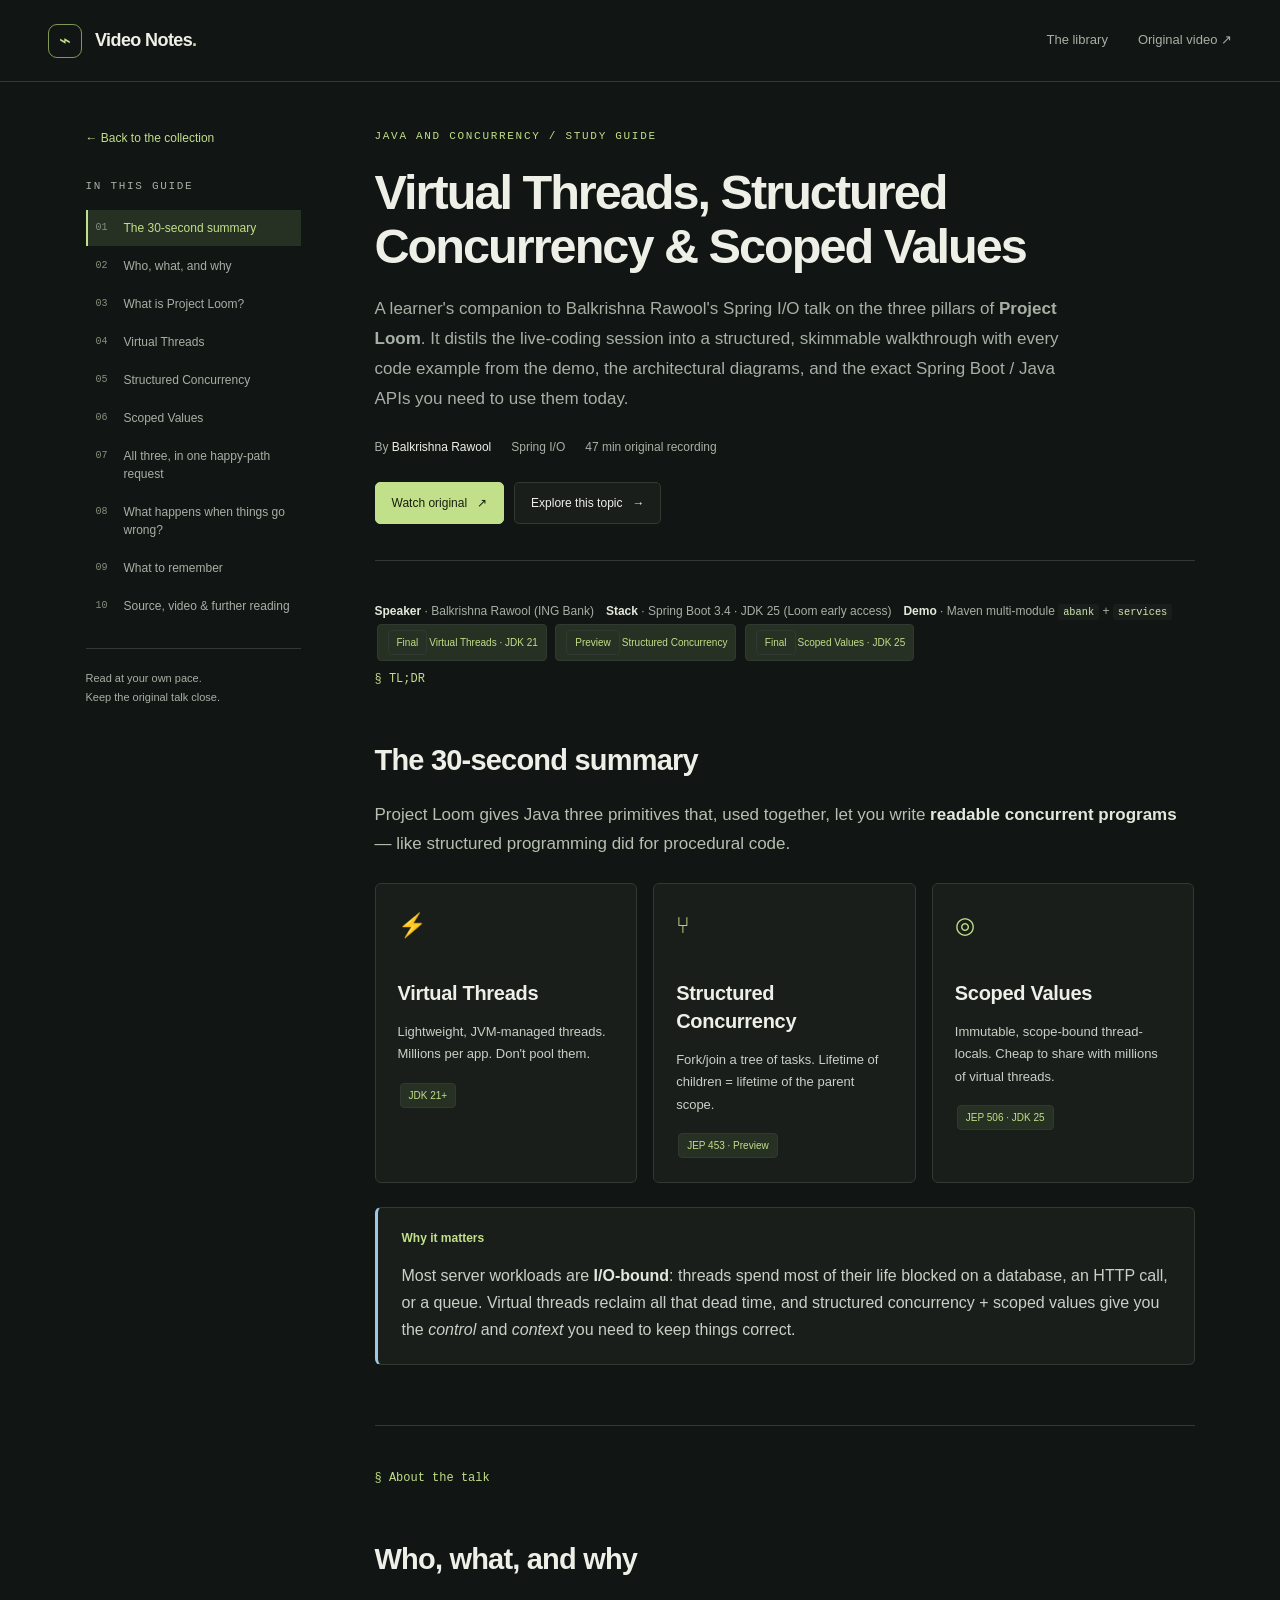
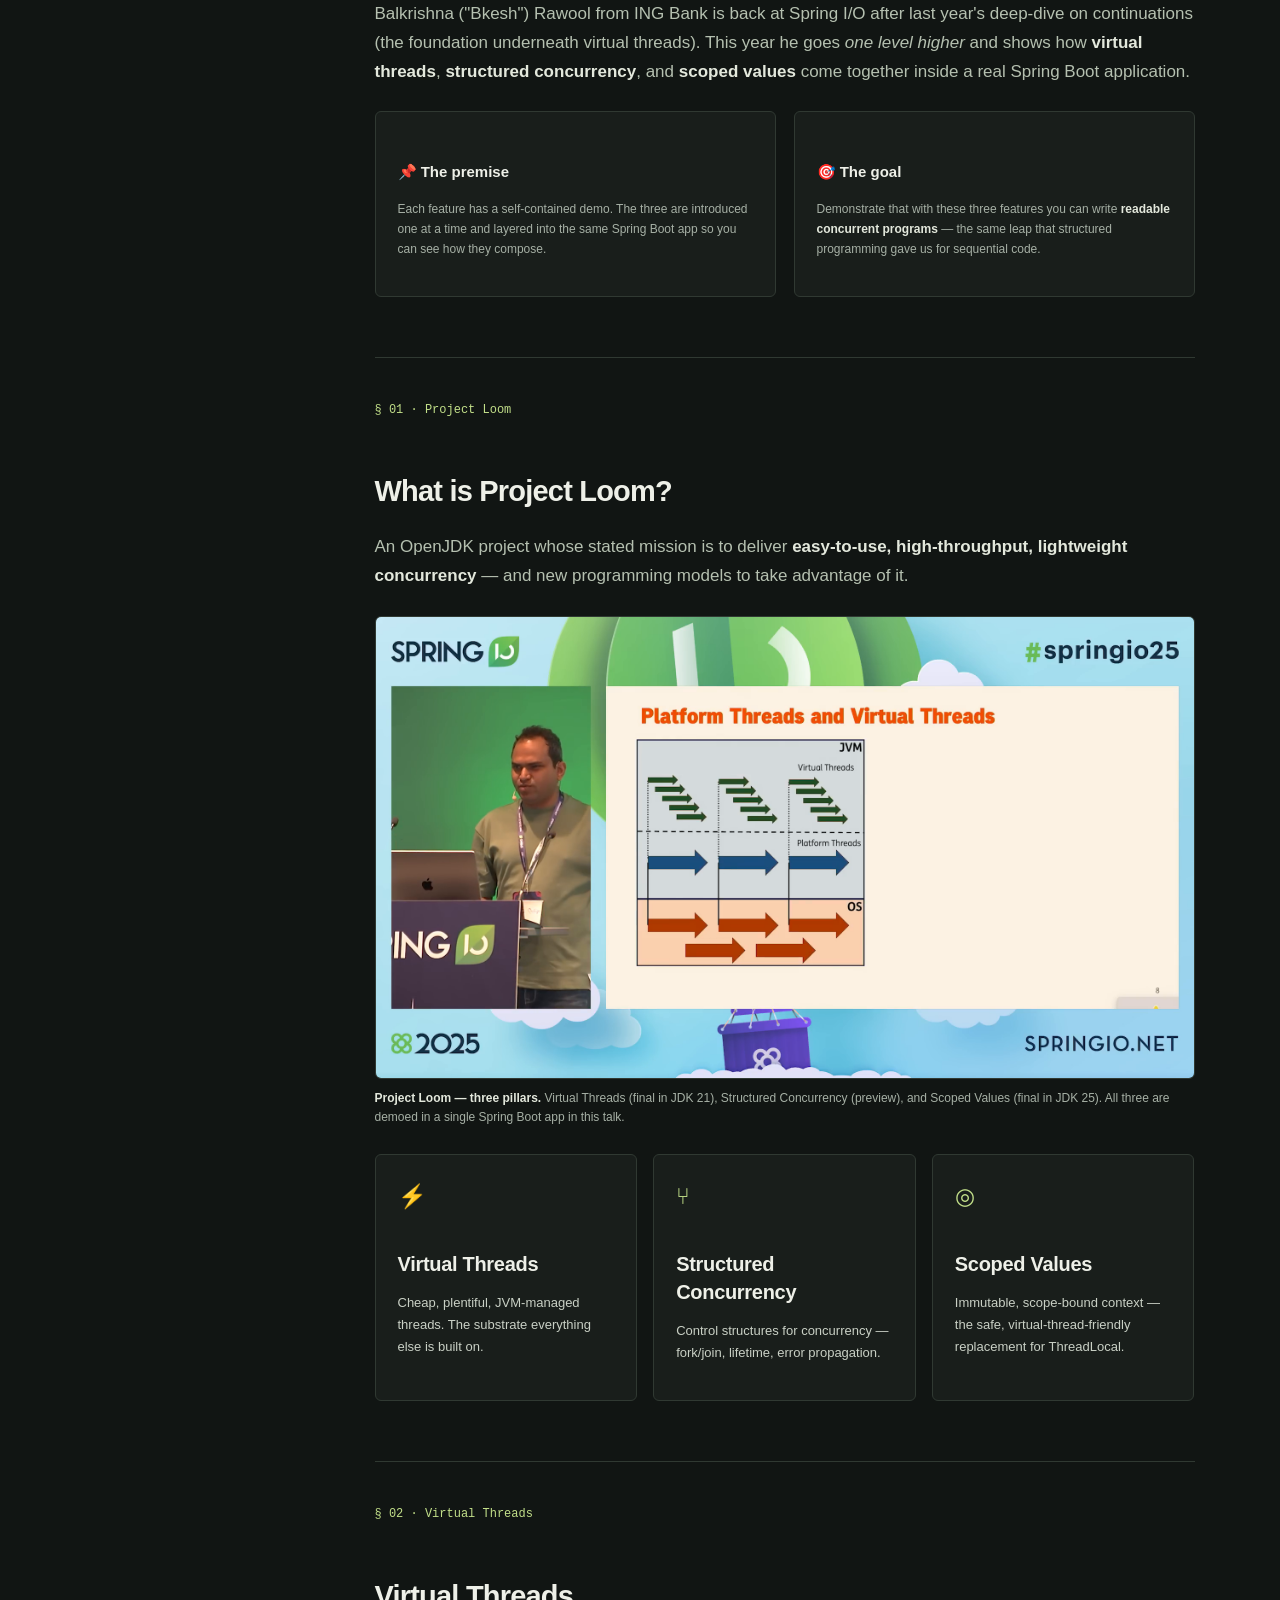
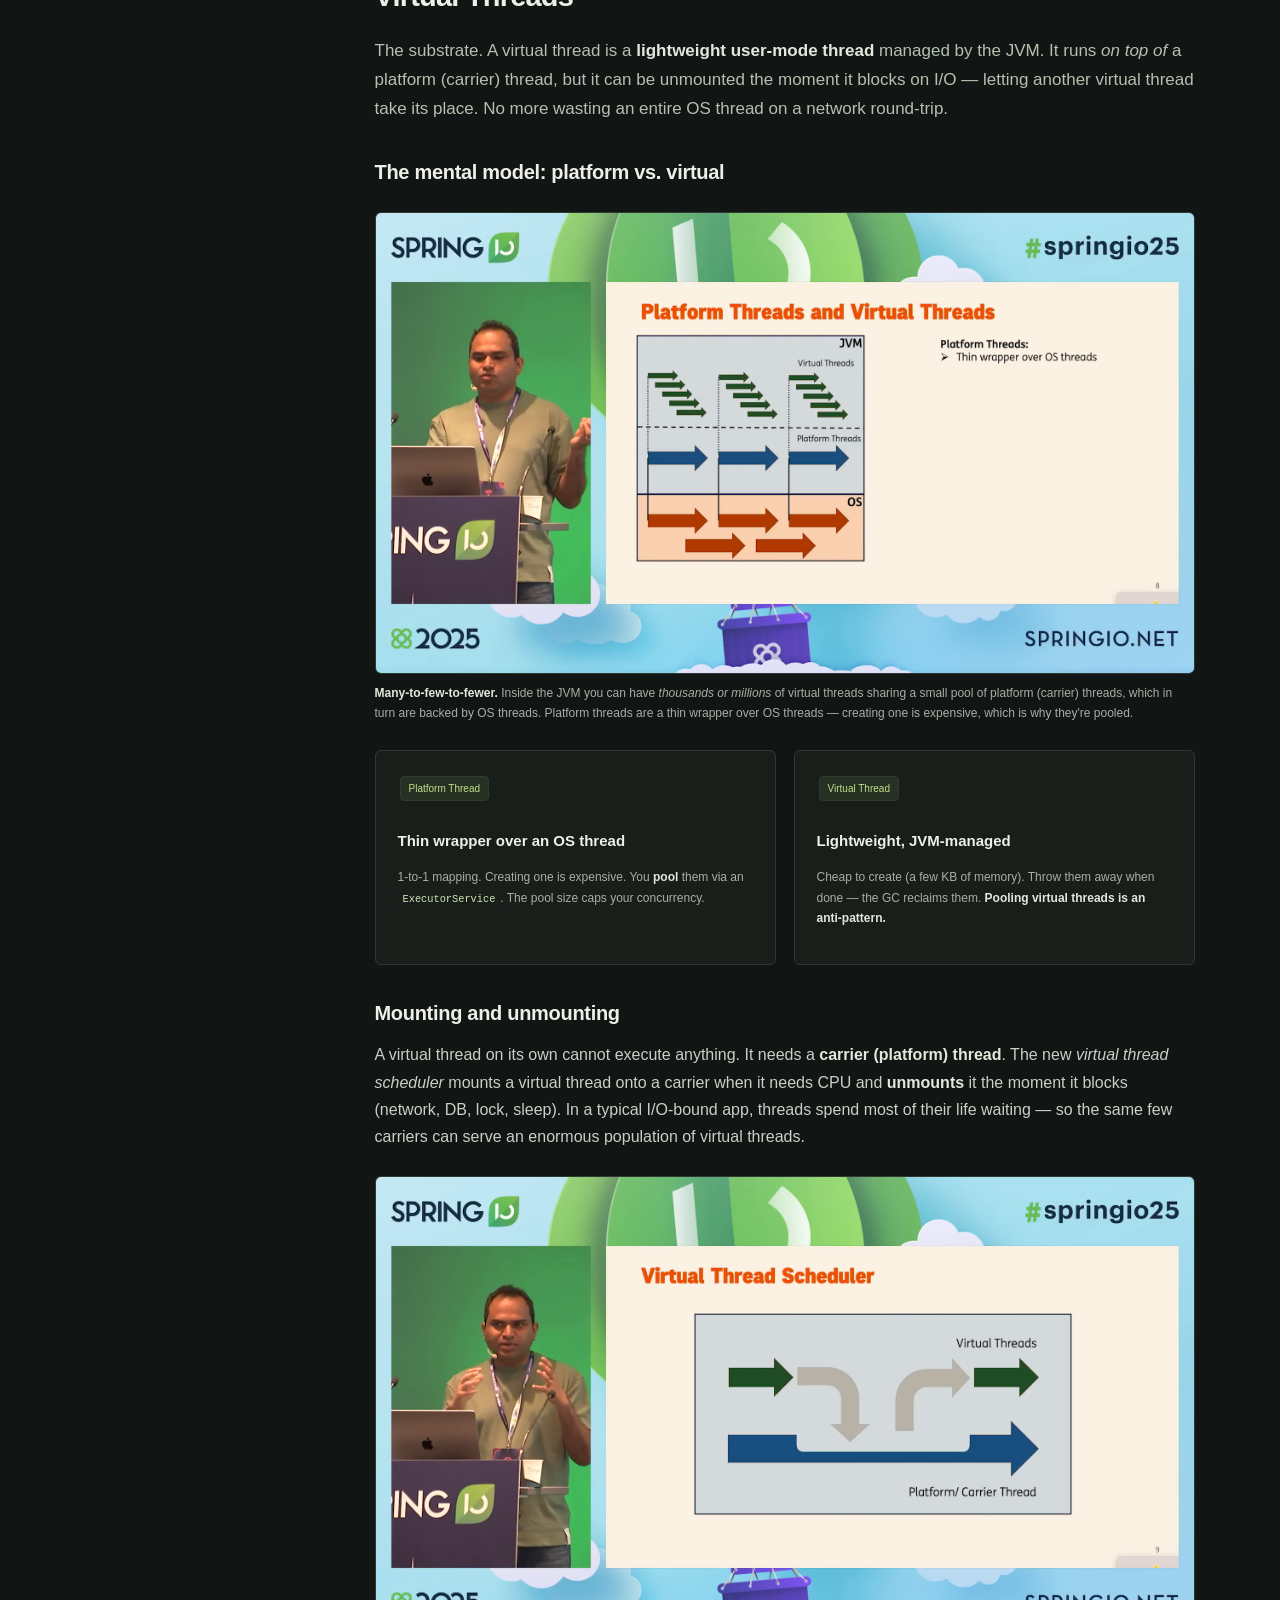
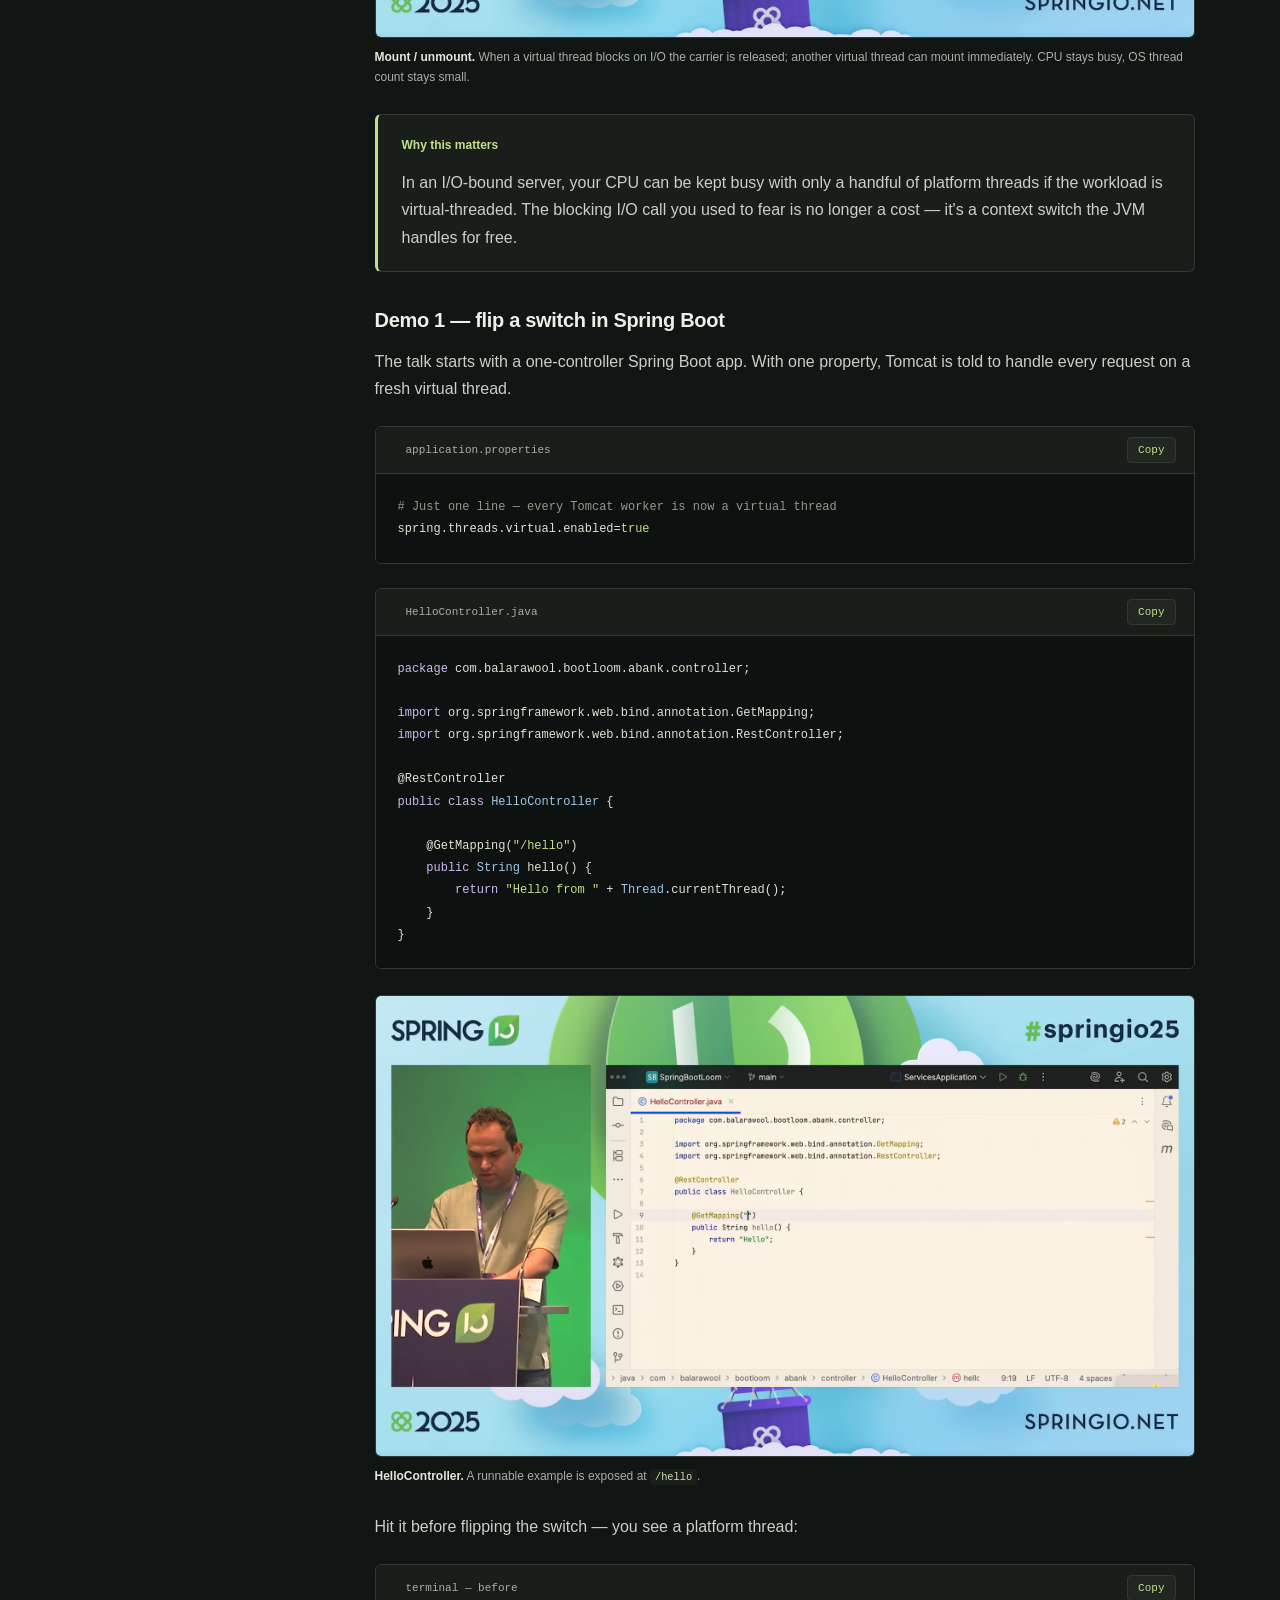
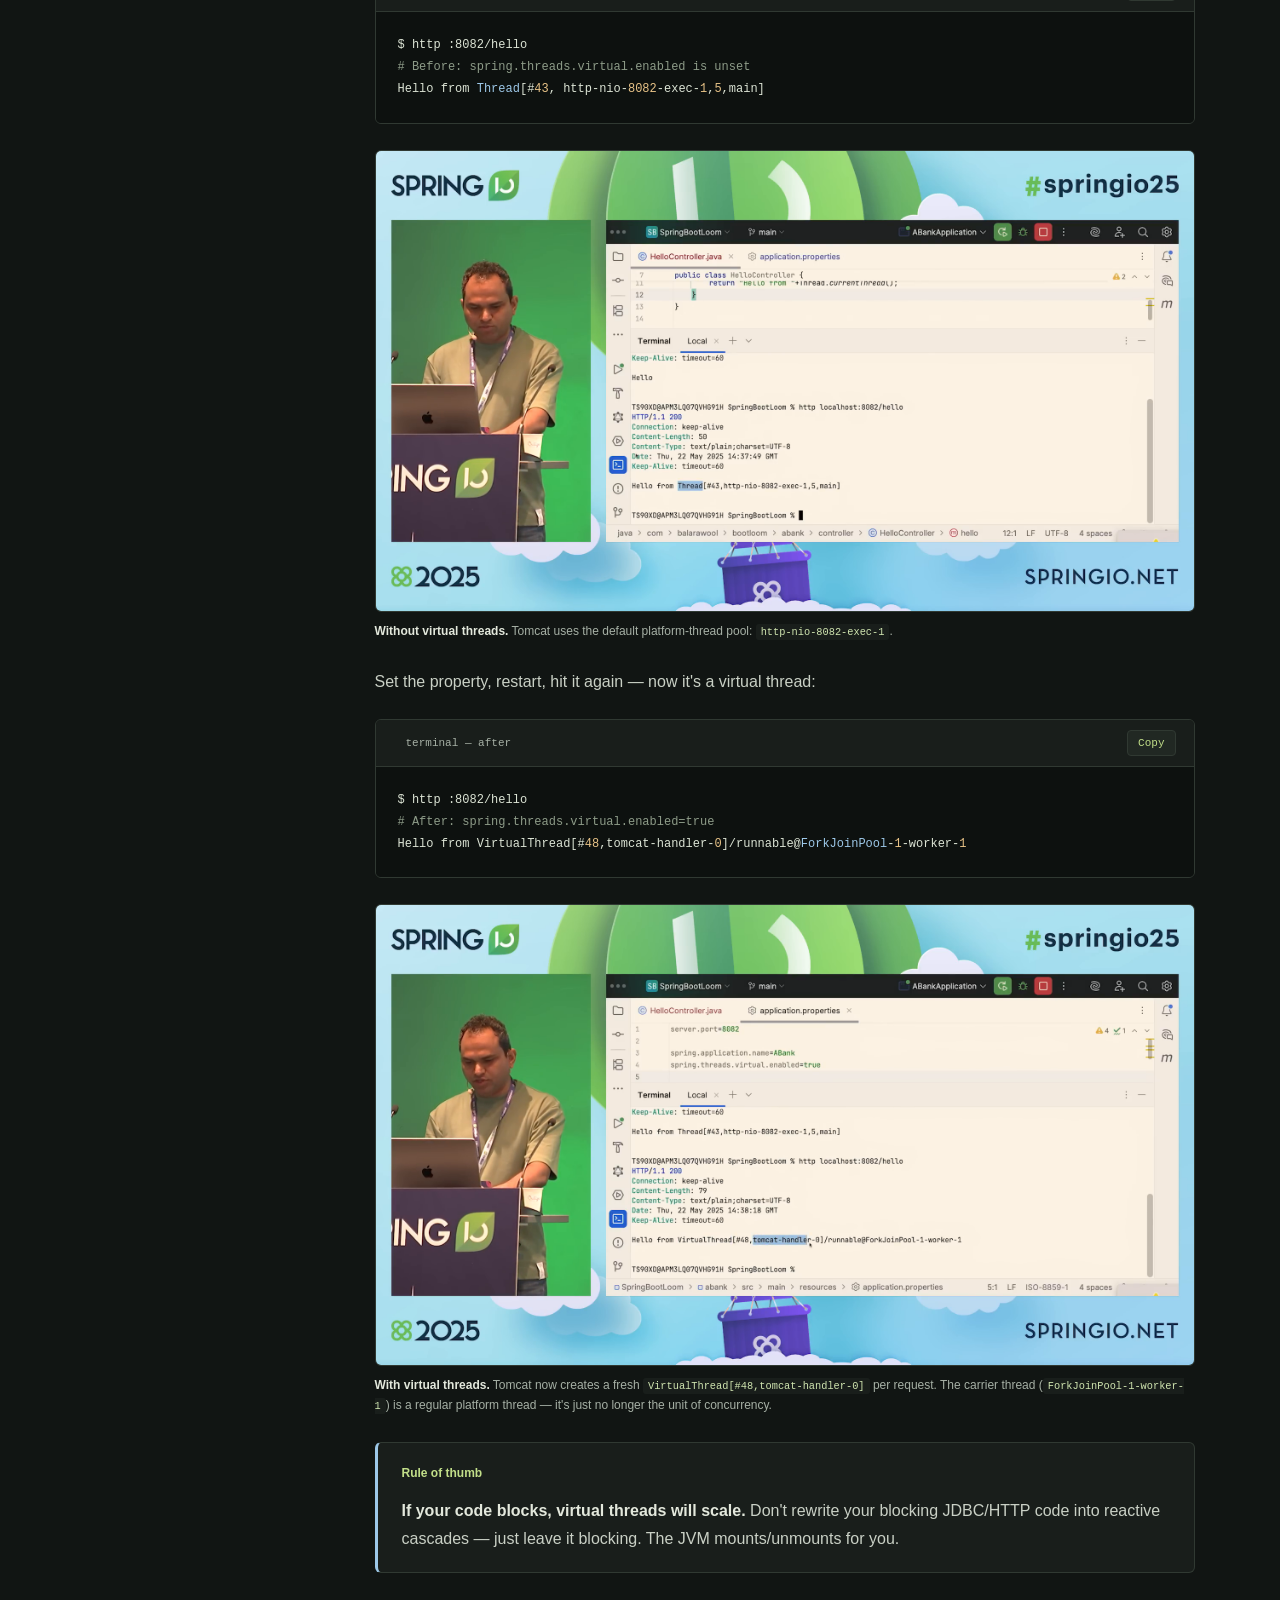
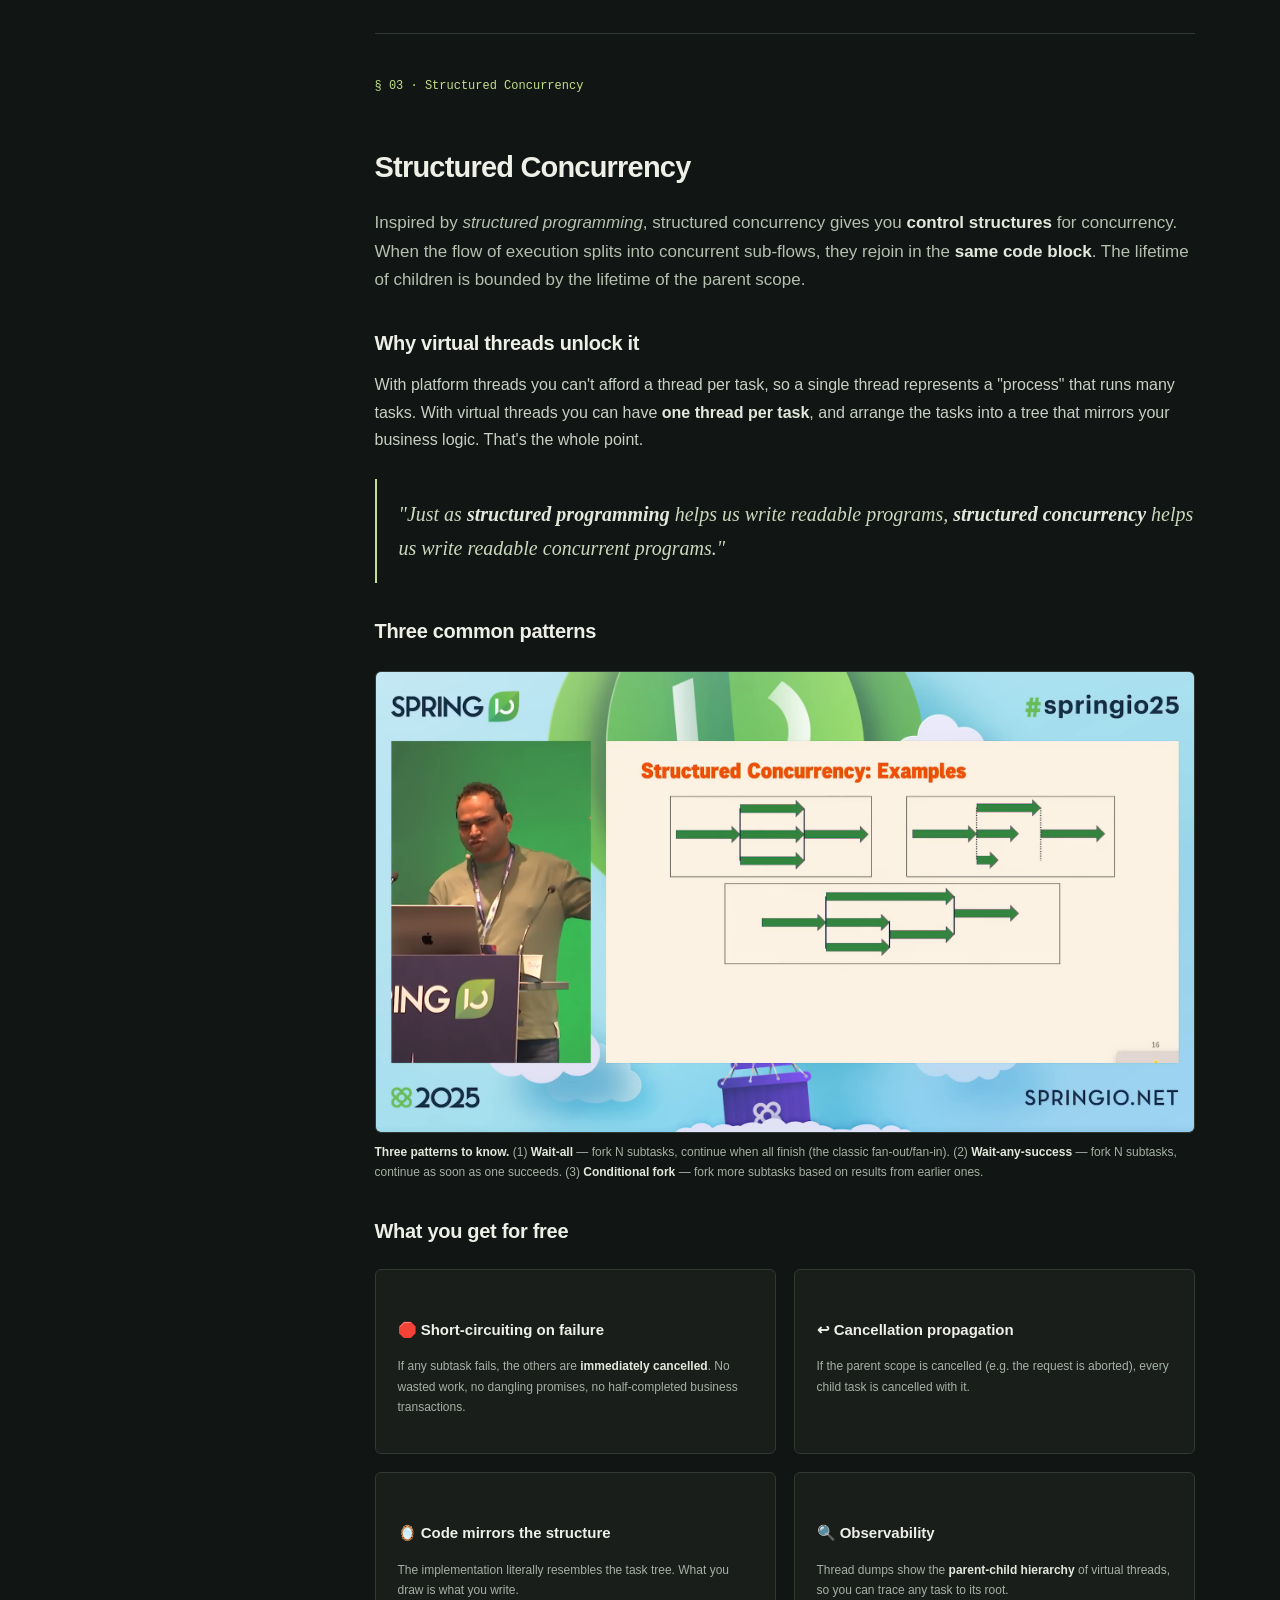
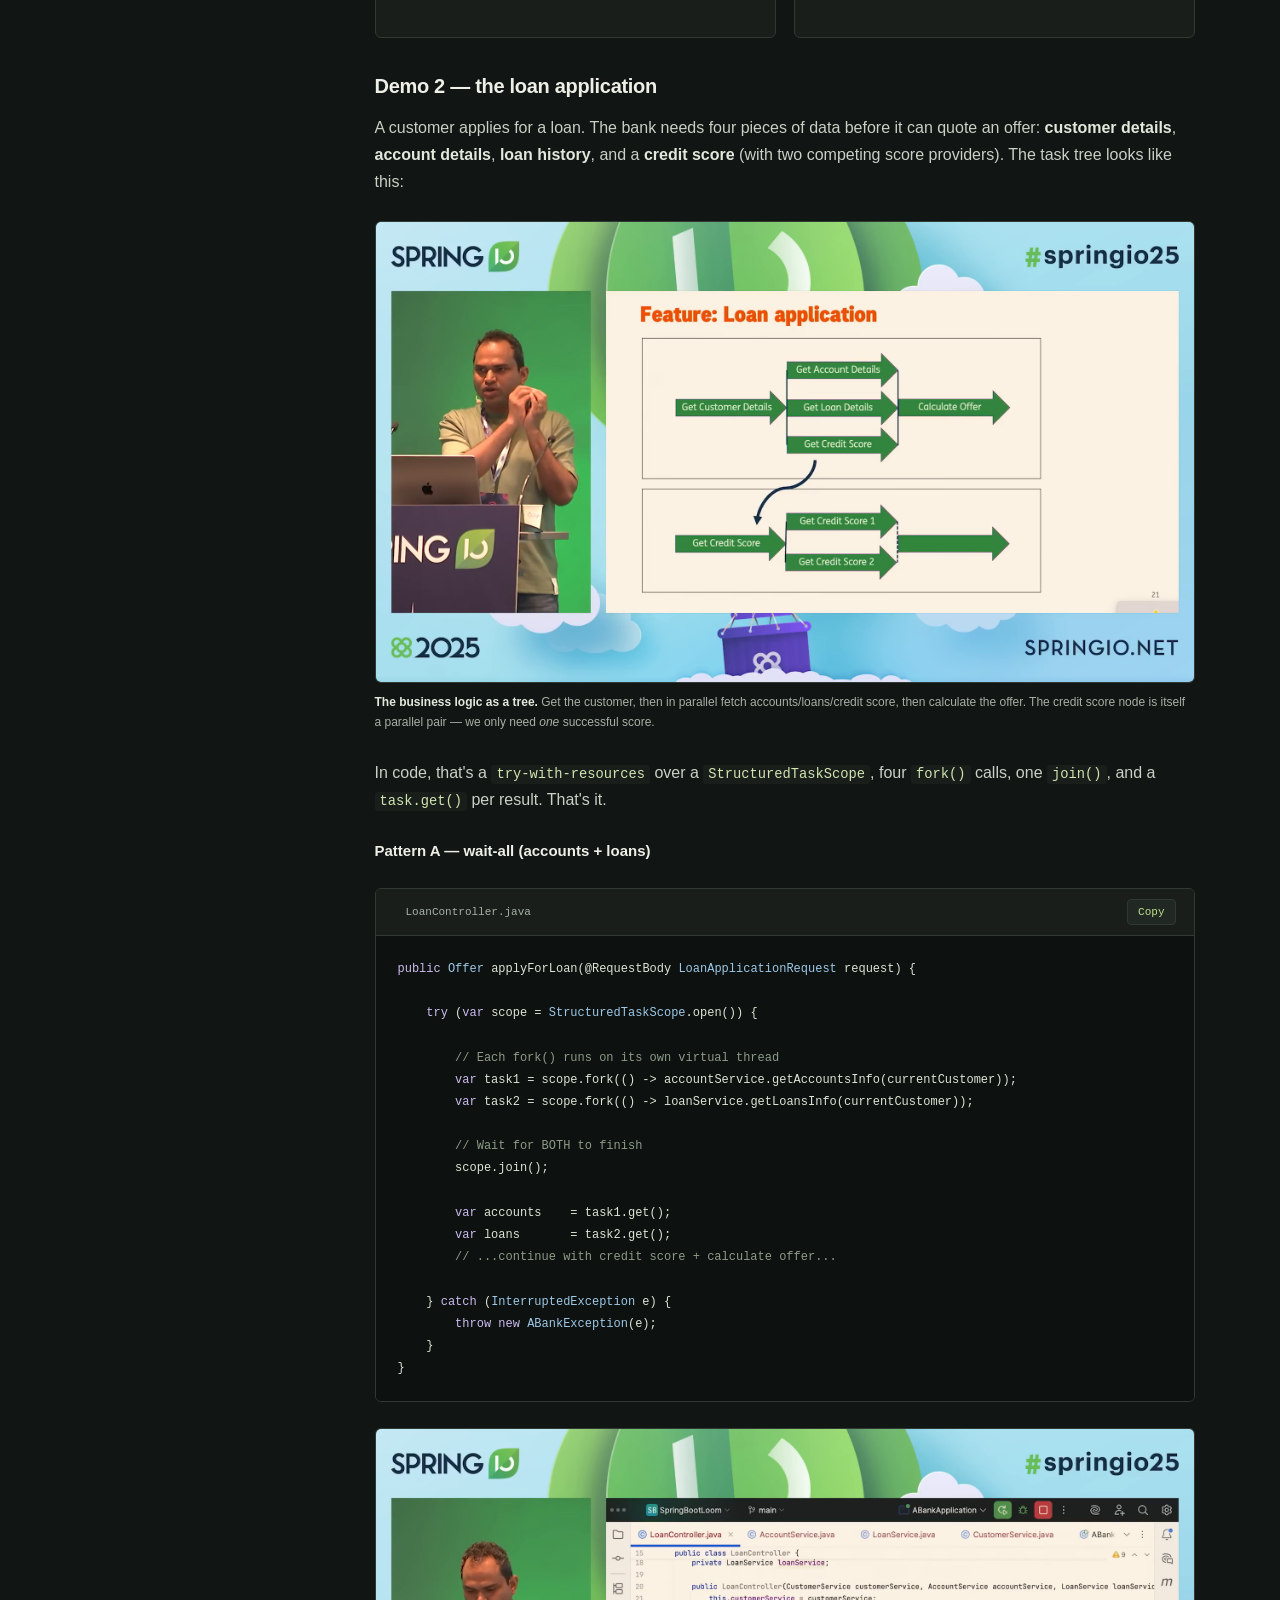
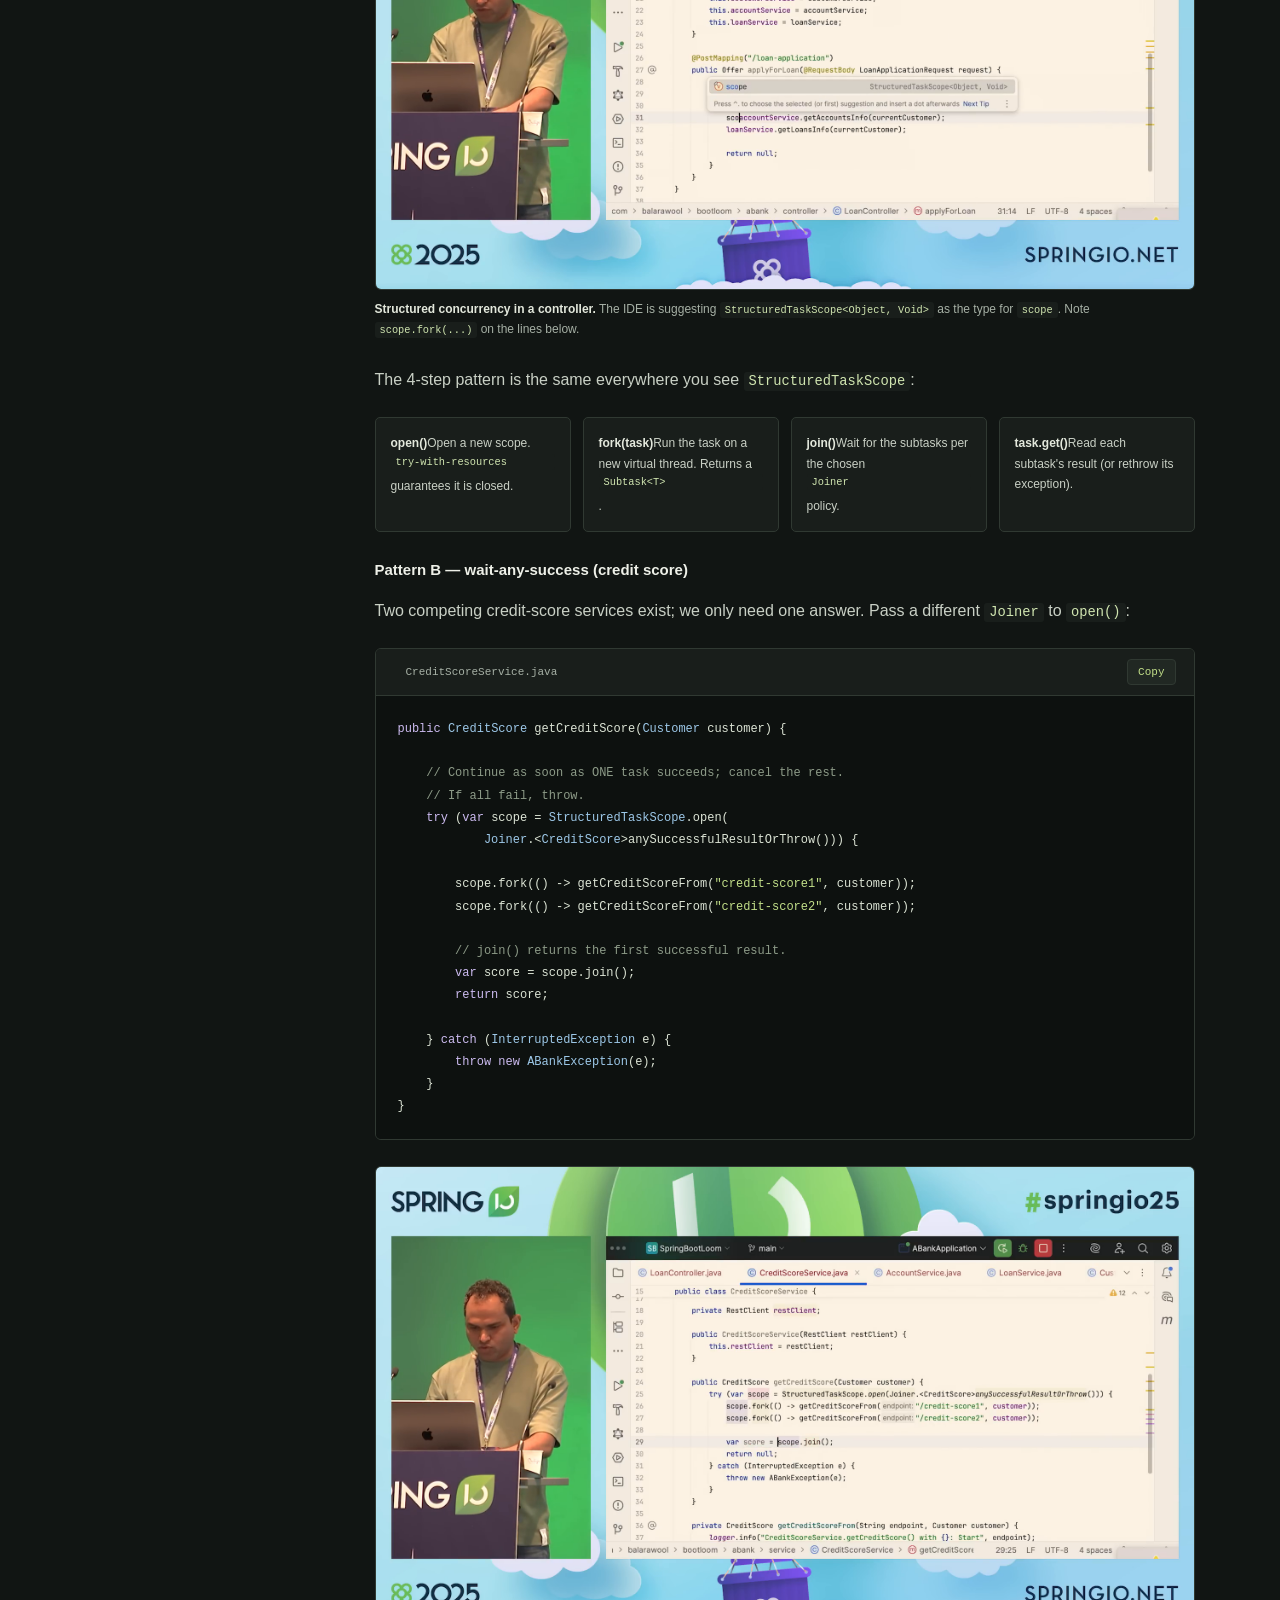
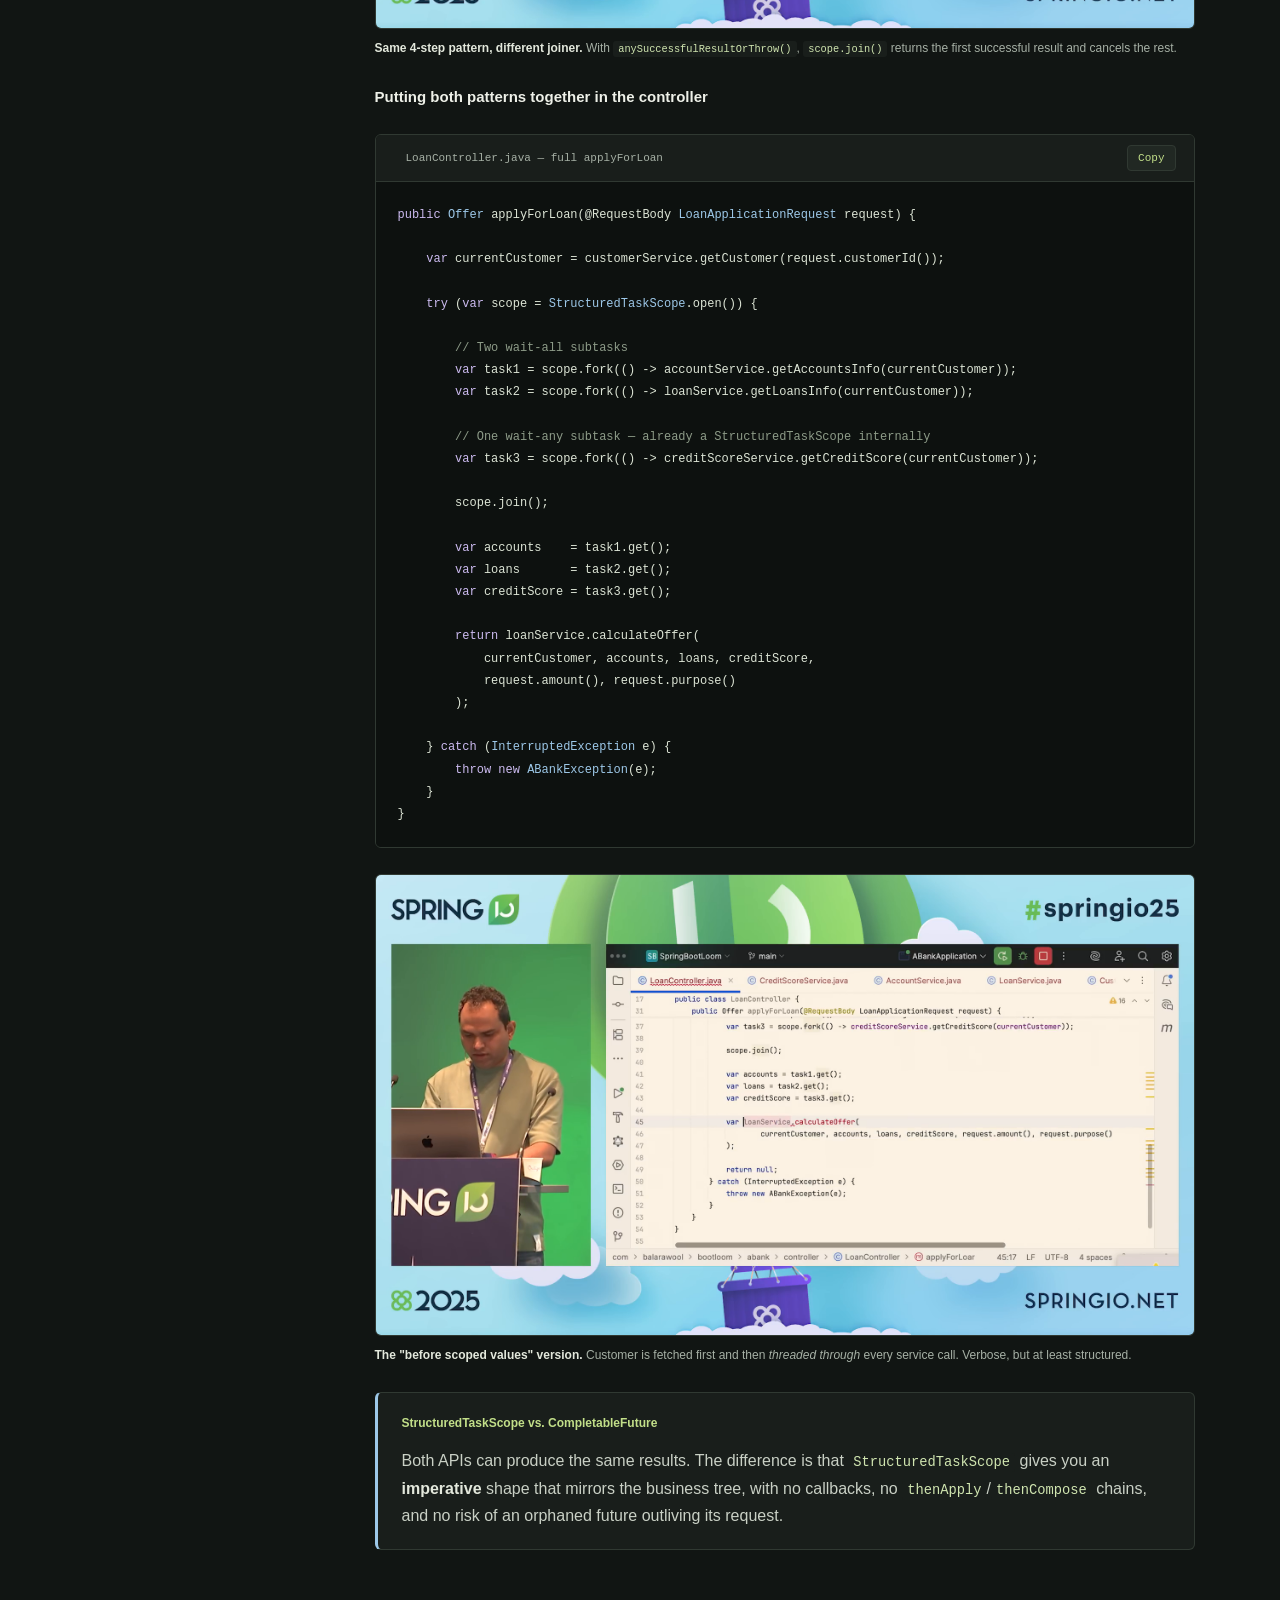
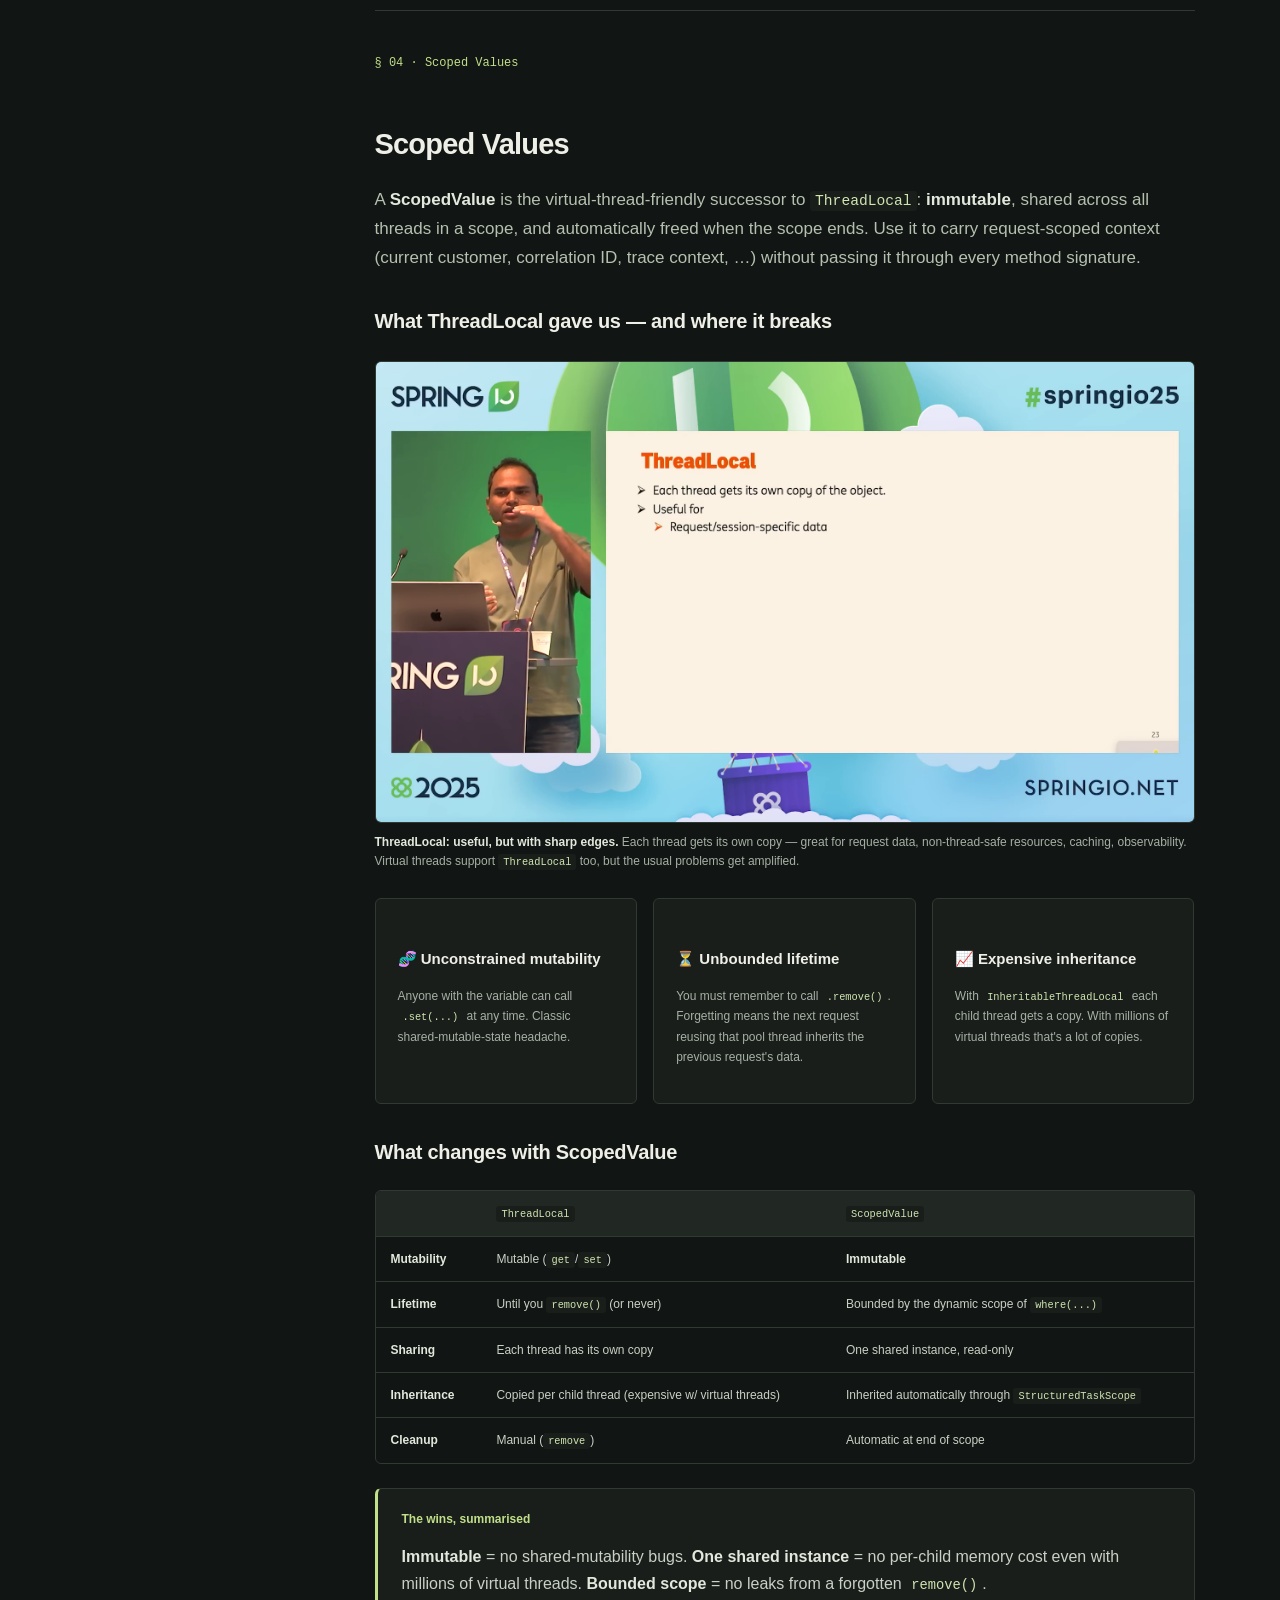
<file: Virtual_Threads_Structured_Concurrency_and_Scoped_Values_Putting_it_all_together_Spring_IO/index.html>
<!doctype html>
<html lang="en">
<head>
<meta charset="utf-8"><meta name="viewport" content="width=device-width, initial-scale=1">
<meta name="description" content="Build a readable concurrent loan application with Project Loom. Follow the live demos, task trees, context propagation, and failure scenarios."><meta name="theme-color" content="#111513">
<title>Virtual Threads, Structured Concurrency &amp; Scoped Values — Video Notes</title>
<link rel="icon" href="../assets/favicon.svg" type="image/svg+xml"><link rel="stylesheet" href="../assets/site.css">
<script src="../assets/site.js" defer></script>
</head>
<body class="guide-page" id="top">
<a class="skip-link" href="#study-guide">Skip to the study guide</a><div class="reading-progress" aria-hidden="true"></div>
<header class="site-bar"><div class="site-bar-inner">
<a class="site-brand" href="../index.html" aria-label="Video Notes home"><span class="brand-mark" aria-hidden="true">⌁</span><span>Video Notes<span class="brand-dot">.</span></span></a>
<nav class="site-nav" aria-label="Site navigation"><a href="../index.html#library">The library</a><a href="https://www.youtube.com/watch?v=kz_R6-fdSZc">Original video ↗</a></nav>
</div></header>
<div class="guide-layout">
<aside class="guide-sidebar"><a class="back-library" href="../index.html#java-and-concurrency">← Back to the collection</a><span class="section-label">In this guide</span>
<nav class="guide-toc" aria-label="Chapters"><a href="#heading-01"><span>01</span><span>The 30-second summary</span></a><a href="#heading-02"><span>02</span><span>Who, what, and why</span></a><a href="#heading-03"><span>03</span><span>What is Project Loom?</span></a><a href="#heading-04"><span>04</span><span>Virtual Threads</span></a><a href="#heading-05"><span>05</span><span>Structured Concurrency</span></a><a href="#heading-06"><span>06</span><span>Scoped Values</span></a><a href="#heading-07"><span>07</span><span>All three, in one happy-path request</span></a><a href="#heading-08"><span>08</span><span>What happens when things go wrong?</span></a><a href="#heading-09"><span>09</span><span>What to remember</span></a><a href="#heading-10"><span>10</span><span>Source, video &amp; further reading</span></a></nav><p class="sidebar-note">Read at your own pace.<br>Keep the original talk close.</p></aside>
<main class="guide-main" id="study-guide">
<header class="guide-hero"><span class="eyebrow">Java and concurrency / Study guide</span>
<h1>Virtual Threads, Structured Concurrency &amp; Scoped Values</h1><p class="guide-description">
      A learner's companion to Balkrishna Rawool's Spring I/O talk on the three pillars of
      <b>Project Loom</b>. It distils the live-coding session into a structured, skimmable
      walkthrough with every code example from the demo, the architectural diagrams, and
      the exact Spring Boot / Java APIs you need to use them today.
    </p>
<div class="guide-meta"><span>By <strong>Balkrishna Rawool</strong></span><span>Spring I/O</span><span>47 min original recording</span></div>
<div class="guide-actions"><a class="button primary" href="https://www.youtube.com/watch?v=kz_R6-fdSZc">Watch original <span aria-hidden="true">↗</span></a><a class="button" href="../index.html#java-and-concurrency">Explore this topic <span aria-hidden="true">→</span></a></div>
</header>
<details class="mobile-contents"><summary>Contents · 10 sections</summary><nav class="guide-toc" aria-label="Chapters on mobile"><a href="#heading-01"><span>01</span><span>The 30-second summary</span></a><a href="#heading-02"><span>02</span><span>Who, what, and why</span></a><a href="#heading-03"><span>03</span><span>What is Project Loom?</span></a><a href="#heading-04"><span>04</span><span>Virtual Threads</span></a><a href="#heading-05"><span>05</span><span>Structured Concurrency</span></a><a href="#heading-06"><span>06</span><span>Scoped Values</span></a><a href="#heading-07"><span>07</span><span>All three, in one happy-path request</span></a><a href="#heading-08"><span>08</span><span>What happens when things go wrong?</span></a><a href="#heading-09"><span>09</span><span>What to remember</span></a><a href="#heading-10"><span>10</span><span>Source, video &amp; further reading</span></a></nav></details>
<div class="guide-content"><div class="guide-overview"><div class="meta">
      <div><b>Speaker</b> · Balkrishna Rawool (ING Bank)</div>
      <div><b>Stack</b> · Spring Boot 3.4 · JDK 25 (Loom early access)</div>
      <div><b>Demo</b> · Maven multi-module <code>abank</code> + <code>services</code></div>
    </div><div class="chips">
      <span class="chip vt"><span class="badge">Final</span>Virtual Threads · JDK 21</span>
      <span class="chip sc"><span class="badge">Preview</span>Structured Concurrency</span>
      <span class="chip sv"><span class="badge">Final</span>Scoped Values · JDK 25</span>
    </div></div>
<section id="tl-dr">
  <div class="wrap-narrow">
    <span class="section-num">§ TL;DR</span>
    <h2 id="heading-01">The 30-second summary</h2>
    <p class="lead">
      Project Loom gives Java three primitives that, used together, let you write
      <b>readable concurrent programs</b> — like structured programming did for
      procedural code.
    </p>

    <div class="grid-3">
      <div class="feature vt">
        <div class="icon">⚡</div>
        <h3>Virtual Threads</h3>
        <p>Lightweight, JVM-managed threads. Millions per app. Don't pool them.</p>
        <span class="meta-tag">JDK 21+</span>
      </div>
      <div class="feature sc">
        <div class="icon">⑂</div>
        <h3>Structured Concurrency</h3>
        <p>Fork/join a tree of tasks. Lifetime of children = lifetime of the parent scope.</p>
        <span class="meta-tag">JEP 453 · Preview</span>
      </div>
      <div class="feature sv">
        <div class="icon">◎</div>
        <h3>Scoped Values</h3>
        <p>Immutable, scope-bound thread-locals. Cheap to share with millions of virtual threads.</p>
        <span class="meta-tag">JEP 506 · JDK 25</span>
      </div>
    </div>

    <div class="callout info">
      <p class="title">Why it matters</p>
      <p>
        Most server workloads are <b>I/O-bound</b>: threads spend most of their life
        blocked on a database, an HTTP call, or a queue. Virtual threads reclaim all
        that dead time, and structured concurrency + scoped values give you the
        <i>control</i> and <i>context</i> you need to keep things correct.
      </p>
    </div>
  </div>
</section>
<section id="about">
  <div class="wrap">
    <span class="section-num">§ About the talk</span>
    <h2 id="heading-02">Who, what, and why</h2>
    <p class="lead">
      Balkrishna ("Bkesh") Rawool from ING Bank is back at Spring I/O after last
      year's deep-dive on continuations (the foundation underneath virtual threads).
      This year he goes <i>one level higher</i> and shows how <b>virtual threads</b>,
      <b>structured concurrency</b>, and <b>scoped values</b> come together inside a
      real Spring Boot application.
    </p>

    <div class="grid-2">
      <div class="card">
        <h4>📌 The premise</h4>
        <p class="muted small">
          Each feature has a self-contained demo. The three are introduced one at a time and
          layered into the same Spring Boot app so you can see how they compose.
        </p>
      </div>
      <div class="card">
        <h4>🎯 The goal</h4>
        <p class="muted small">
          Demonstrate that with these three features you can write
          <b>readable concurrent programs</b> — the same leap that
          structured programming gave us for sequential code.
        </p>
      </div>
    </div>
  </div>
</section>
<section id="loom">
  <div class="wrap">
    <span class="section-num">§ 01 · Project Loom</span>
    <h2 id="heading-03">What is Project Loom?</h2>
    <p class="lead">
      An OpenJDK project whose stated mission is to deliver <b>easy-to-use,
      high-throughput, lightweight concurrency</b> — and new programming models
      to take advantage of it.
    </p>

    <figure class="figure">
      <img loading="lazy" decoding="async" src="assets/screenshots/02-loom-features.png" alt="Slide introducing the three Project Loom features and their status">
      <figcaption>
        <b>Project Loom — three pillars.</b>
        Virtual Threads (final in JDK 21), Structured Concurrency (preview), and
        Scoped Values (final in JDK 25). All three are demoed in a single Spring Boot app
        in this talk.
      </figcaption>
    </figure>

    <div class="grid-3">
      <div class="feature vt">
        <div class="icon">⚡</div>
        <h3>Virtual Threads</h3>
        <p>Cheap, plentiful, JVM-managed threads. The substrate everything else is built on.</p>
      </div>
      <div class="feature sc">
        <div class="icon">⑂</div>
        <h3>Structured Concurrency</h3>
        <p>Control structures for concurrency — fork/join, lifetime, error propagation.</p>
      </div>
      <div class="feature sv">
        <div class="icon">◎</div>
        <h3>Scoped Values</h3>
        <p>Immutable, scope-bound context — the safe, virtual-thread-friendly replacement for ThreadLocal.</p>
      </div>
    </div>
  </div>
</section>
<section id="virtual-threads">
  <div class="wrap">
    <span class="section-num">§ 02 · Virtual Threads</span>
    <h2 id="heading-04">Virtual Threads</h2>
    <p class="lead">
      The substrate. A virtual thread is a <b>lightweight user-mode thread</b> managed
      by the JVM. It runs <i>on top of</i> a platform (carrier) thread, but it can be
      unmounted the moment it blocks on I/O — letting another virtual thread take its
      place. No more wasting an entire OS thread on a network round-trip.
    </p>

    <h3>The mental model: platform vs. virtual</h3>
    <figure class="figure">
      <img loading="lazy" decoding="async" src="assets/screenshots/01-architecture-diagram.png" alt="JVM with many virtual threads, few platform threads, fewer OS threads">
      <figcaption>
        <b>Many-to-few-to-fewer.</b>
        Inside the JVM you can have <i>thousands or millions</i> of virtual threads
        sharing a small pool of platform (carrier) threads, which in turn are backed
        by OS threads. Platform threads are a thin wrapper over OS threads — creating
        one is expensive, which is why they're pooled.
      </figcaption>
    </figure>

    <div class="kv">
      <div class="col bad">
        <span class="tag">Platform Thread</span>
        <h4>Thin wrapper over an OS thread</h4>
        <p class="small">
          1-to-1 mapping. Creating one is expensive. You <b>pool</b> them via an
          <code>ExecutorService</code>. The pool size caps your concurrency.
        </p>
      </div>
      <div class="col good">
        <span class="tag">Virtual Thread</span>
        <h4>Lightweight, JVM-managed</h4>
        <p class="small">
          Cheap to create (a few KB of memory). Throw them away when done — the GC
          reclaims them. <b>Pooling virtual threads is an anti-pattern.</b>
        </p>
      </div>
    </div>

    <h3>Mounting and unmounting</h3>
    <p>
      A virtual thread on its own cannot execute anything. It needs a
      <b>carrier (platform) thread</b>. The new <i>virtual thread scheduler</i>
      mounts a virtual thread onto a carrier when it needs CPU and
      <b>unmounts</b> it the moment it blocks (network, DB, lock, sleep).
      In a typical I/O-bound app, threads spend most of their life waiting —
      so the same few carriers can serve an enormous population of virtual threads.
    </p>

    <figure class="figure">
      <img loading="lazy" decoding="async" src="assets/screenshots/03-virtual-thread-mount.png" alt="Two virtual threads mounting and unmounting a single carrier thread">
      <figcaption>
        <b>Mount / unmount.</b> When a virtual thread blocks on I/O the carrier
        is released; another virtual thread can mount immediately. CPU stays busy,
        OS thread count stays small.
      </figcaption>
    </figure>

    <div class="callout success">
      <p class="title">Why this matters</p>
      <p>
        In an I/O-bound server, your CPU can be kept busy with only a handful of
        platform threads if the workload is virtual-threaded. The blocking I/O
        call you used to fear is no longer a cost — it's a context switch the
        JVM handles for free.
      </p>
    </div>

    <h3>Demo 1 — flip a switch in Spring Boot</h3>
    <p>
      The talk starts with a one-controller Spring Boot app. With one property,
      Tomcat is told to handle every request on a fresh virtual thread.
    </p>

    <div class="codeblock">
      <div class="code-head"><span class="dots"><span></span><span></span><span></span></span><span class="file">application.properties</span></div>
<pre><code><span class="tk-c"># Just one line — every Tomcat worker is now a virtual thread</span>
<span class="tk-v">spring.threads.virtual.enabled</span>=<span class="tk-s">true</span>
</code></pre>
    </div>

    <div class="codeblock">
      <div class="code-head"><span class="dots"><span></span><span></span><span></span></span><span class="file">HelloController.java</span></div>
<pre><code><span class="tk-k">package</span> com.balarawool.bootloom.abank.controller;

<span class="tk-k">import</span> org.springframework.web.bind.annotation.GetMapping;
<span class="tk-k">import</span> org.springframework.web.bind.annotation.RestController;

<span class="tk-a">@RestController</span>
<span class="tk-k">public class</span> <span class="tk-t">HelloController</span> {

    <span class="tk-a">@GetMapping</span>(<span class="tk-s">"/hello"</span>)
    <span class="tk-k">public</span> <span class="tk-t">String</span> <span class="tk-f">hello</span>() {
        <span class="tk-k">return</span> <span class="tk-s">"Hello from "</span> + <span class="tk-t">Thread</span>.currentThread();
    }
}
</code></pre>
    </div>

    <figure class="figure">
      <img loading="lazy" decoding="async" src="assets/screenshots/04-hello-controller.png" alt="HelloController source in IntelliJ">
      <figcaption><b>HelloController.</b> A runnable example is exposed at <code>/hello</code>.</figcaption>
    </figure>

    <p>Hit it before flipping the switch — you see a platform thread:</p>
    <div class="codeblock">
      <div class="code-head"><span class="dots"><span></span><span></span><span></span></span><span class="file">terminal — before</span></div>
<pre><code>$ http :8082/hello
<span class="tk-c"># Before: spring.threads.virtual.enabled is unset</span>
Hello from <span class="tk-t">Thread</span>[#<span class="tk-n">43</span>, http-nio-<span class="tk-n">8082</span>-exec-<span class="tk-n">1</span>,<span class="tk-n">5</span>,main]
</code></pre>
    </div>
    <figure class="figure">
      <img loading="lazy" decoding="async" src="assets/screenshots/05-hello-virtual-thread.png" alt="Terminal output showing http-nio-8082-exec-1 platform thread">
      <figcaption><b>Without virtual threads.</b> Tomcat uses the default platform-thread pool: <code>http-nio-8082-exec-1</code>.</figcaption>
    </figure>

    <p>Set the property, restart, hit it again — now it's a virtual thread:</p>
    <div class="codeblock">
      <div class="code-head"><span class="dots"><span></span><span></span><span></span></span><span class="file">terminal — after</span></div>
<pre><code>$ http :8082/hello
<span class="tk-c"># After: spring.threads.virtual.enabled=true</span>
Hello from <span class="tk-v">VirtualThread</span>[#<span class="tk-n">48</span>,tomcat-handler-<span class="tk-n">0</span>]/runnable@<span class="tk-t">ForkJoinPool</span>-<span class="tk-n">1</span>-worker-<span class="tk-n">1</span>
</code></pre>
    </div>
    <figure class="figure">
      <img loading="lazy" decoding="async" src="assets/screenshots/05b-virtual-thread-output.png" alt="Terminal output showing VirtualThread[#48,tomcat-handler-0]">
      <figcaption>
        <b>With virtual threads.</b>
        Tomcat now creates a fresh <code>VirtualThread[#48,tomcat-handler-0]</code>
        per request. The carrier thread (<code>ForkJoinPool-1-worker-1</code>) is a
        regular platform thread — it's just no longer the unit of concurrency.
      </figcaption>
    </figure>

    <div class="callout info">
      <p class="title">Rule of thumb</p>
      <p>
        <b>If your code blocks, virtual threads will scale.</b>
        Don't rewrite your blocking JDBC/HTTP code into reactive cascades —
        just leave it blocking. The JVM mounts/unmounts for you.
      </p>
    </div>
  </div>
</section>
<section id="structured-concurrency">
  <div class="wrap">
    <span class="section-num">§ 03 · Structured Concurrency</span>
    <h2 id="heading-05">Structured Concurrency</h2>
    <p class="lead">
      Inspired by <i>structured programming</i>, structured concurrency gives you
      <b>control structures</b> for concurrency. When the flow of execution splits
      into concurrent sub-flows, they rejoin in the <b>same code block</b>. The
      lifetime of children is bounded by the lifetime of the parent scope.
    </p>

    <h3>Why virtual threads unlock it</h3>
    <p>
      With platform threads you can't afford a thread per task, so a single thread
      represents a "process" that runs many tasks. With virtual threads you can
      have <b>one thread per task</b>, and arrange the tasks into a tree that
      mirrors your business logic. That's the whole point.
    </p>

    <blockquote>
      <p>
        "Just as <b>structured programming</b> helps us write readable programs,
        <b>structured concurrency</b> helps us write readable concurrent programs."
      </p>
    </blockquote>

    <h3>Three common patterns</h3>
    <figure class="figure">
      <img loading="lazy" decoding="async" src="assets/screenshots/06-structured-concurrency-patterns.png" alt="Three structured concurrency patterns: wait-all, wait-any, conditional fork">
      <figcaption>
        <b>Three patterns to know.</b>
        (1) <b>Wait-all</b> — fork N subtasks, continue when all finish (the classic fan-out/fan-in).
        (2) <b>Wait-any-success</b> — fork N subtasks, continue as soon as one succeeds.
        (3) <b>Conditional fork</b> — fork more subtasks based on results from earlier ones.
      </figcaption>
    </figure>

    <h3>What you get for free</h3>
    <div class="grid-2">
      <div class="card">
        <h4>🛑 Short-circuiting on failure</h4>
        <p class="small">
          If any subtask fails, the others are <b>immediately cancelled</b>. No wasted
          work, no dangling promises, no half-completed business transactions.
        </p>
      </div>
      <div class="card">
        <h4>↩ Cancellation propagation</h4>
        <p class="small">
          If the parent scope is cancelled (e.g. the request is aborted), every
          child task is cancelled with it.
        </p>
      </div>
      <div class="card">
        <h4>🪞 Code mirrors the structure</h4>
        <p class="small">
          The implementation literally resembles the task tree. What you draw is what
          you write.
        </p>
      </div>
      <div class="card">
        <h4>🔍 Observability</h4>
        <p class="small">
          Thread dumps show the <b>parent-child hierarchy</b> of virtual threads, so
          you can trace any task to its root.
        </p>
      </div>
    </div>

    <h3>Demo 2 — the loan application</h3>
    <p>
      A customer applies for a loan. The bank needs four pieces of data before
      it can quote an offer: <b>customer details</b>, <b>account details</b>,
      <b>loan history</b>, and a <b>credit score</b> (with two competing score
      providers). The task tree looks like this:
    </p>

    <figure class="figure">
      <img loading="lazy" decoding="async" src="assets/screenshots/07-loan-application-structure.png" alt="Loan application task tree: customer -> {accounts, loans, credit score}; credit score -> {score1, score2}">
      <figcaption>
        <b>The business logic as a tree.</b>
        Get the customer, then in parallel fetch accounts/loans/credit score, then
        calculate the offer. The credit score node is itself a parallel pair —
        we only need <i>one</i> successful score.
      </figcaption>
    </figure>

    <p>
      In code, that's a <code>try-with-resources</code> over a
      <code>StructuredTaskScope</code>, four <code>fork()</code> calls, one
      <code>join()</code>, and a <code>task.get()</code> per result. That's it.
    </p>

    <h4>Pattern A — wait-all (accounts + loans)</h4>
    <div class="codeblock">
      <div class="code-head"><span class="dots"><span></span><span></span><span></span></span><span class="file">LoanController.java</span></div>
<pre><code><span class="tk-k">public</span> <span class="tk-t">Offer</span> <span class="tk-f">applyForLoan</span>(<span class="tk-a">@RequestBody</span> <span class="tk-t">LoanApplicationRequest</span> request) {

    <span class="tk-k">try</span> (<span class="tk-k">var</span> scope = <span class="tk-t">StructuredTaskScope</span>.<span class="tk-f">open</span>()) {

        <span class="tk-c">// Each fork() runs on its own virtual thread</span>
        <span class="tk-k">var</span> task1 = scope.<span class="tk-f">fork</span>(() -&gt; accountService.<span class="tk-f">getAccountsInfo</span>(currentCustomer));
        <span class="tk-k">var</span> task2 = scope.<span class="tk-f">fork</span>(() -&gt; loanService.<span class="tk-f">getLoansInfo</span>(currentCustomer));

        <span class="tk-c">// Wait for BOTH to finish</span>
        scope.<span class="tk-f">join</span>();

        <span class="tk-k">var</span> accounts    = task1.<span class="tk-f">get</span>();
        <span class="tk-k">var</span> loans       = task2.<span class="tk-f">get</span>();
        <span class="tk-c">// ...continue with credit score + calculate offer...</span>

    } <span class="tk-k">catch</span> (<span class="tk-t">InterruptedException</span> e) {
        <span class="tk-k">throw new</span> <span class="tk-t">ABankException</span>(e);
    }
}
</code></pre>
    </div>

    <figure class="figure">
      <img loading="lazy" decoding="async" src="assets/screenshots/08-loan-controller-scope.png" alt="IntelliJ showing LoanController.applyForLoan with StructuredTaskScope.open and fork calls">
      <figcaption>
        <b>Structured concurrency in a controller.</b>
        The IDE is suggesting <code>StructuredTaskScope&lt;Object, Void&gt;</code> as
        the type for <code>scope</code>. Note <code>scope.fork(...)</code> on the lines below.
      </figcaption>
    </figure>

    <p>The 4-step pattern is the same everywhere you see <code>StructuredTaskScope</code>:</p>

    <div class="stepper">
      <div class="step"><b>open()</b>Open a new scope. <code>try-with-resources</code> guarantees it is closed.</div>
      <div class="step"><b>fork(task)</b>Run the task on a new virtual thread. Returns a <code>Subtask&lt;T&gt;</code>.</div>
      <div class="step"><b>join()</b>Wait for the subtasks per the chosen <code>Joiner</code> policy.</div>
      <div class="step"><b>task.get()</b>Read each subtask's result (or rethrow its exception).</div>
    </div>

    <h4>Pattern B — wait-any-success (credit score)</h4>
    <p>
      Two competing credit-score services exist; we only need one answer.
      Pass a different <code>Joiner</code> to <code>open()</code>:
    </p>

    <div class="codeblock">
      <div class="code-head"><span class="dots"><span></span><span></span><span></span></span><span class="file">CreditScoreService.java</span></div>
<pre><code><span class="tk-k">public</span> <span class="tk-t">CreditScore</span> <span class="tk-f">getCreditScore</span>(<span class="tk-t">Customer</span> customer) {

    <span class="tk-c">// Continue as soon as ONE task succeeds; cancel the rest.</span>
    <span class="tk-c">// If all fail, throw.</span>
    <span class="tk-k">try</span> (<span class="tk-k">var</span> scope = <span class="tk-t">StructuredTaskScope</span>.<span class="tk-f">open</span>(
            <span class="tk-t">Joiner</span>.&lt;<span class="tk-t">CreditScore</span>&gt;<span class="tk-f">anySuccessfulResultOrThrow</span>())) {

        scope.<span class="tk-f">fork</span>(() -&gt; <span class="tk-f">getCreditScoreFrom</span>(<span class="tk-s">"credit-score1"</span>, customer));
        scope.<span class="tk-f">fork</span>(() -&gt; <span class="tk-f">getCreditScoreFrom</span>(<span class="tk-s">"credit-score2"</span>, customer));

        <span class="tk-c">// join() returns the first successful result.</span>
        <span class="tk-k">var</span> score = scope.<span class="tk-f">join</span>();
        <span class="tk-k">return</span> score;

    } <span class="tk-k">catch</span> (<span class="tk-t">InterruptedException</span> e) {
        <span class="tk-k">throw new</span> <span class="tk-t">ABankException</span>(e);
    }
}
</code></pre>
    </div>

    <figure class="figure">
      <img loading="lazy" decoding="async" src="assets/screenshots/09-credit-score-service.png" alt="CreditScoreService with StructuredTaskScope.open(Joiner.anySuccessfulResultOrThrow())">
      <figcaption>
        <b>Same 4-step pattern, different joiner.</b>
        With <code>anySuccessfulResultOrThrow()</code>, <code>scope.join()</code> returns the
        first successful result and cancels the rest.
      </figcaption>
    </figure>

    <h4>Putting both patterns together in the controller</h4>
    <div class="codeblock">
      <div class="code-head"><span class="dots"><span></span><span></span><span></span></span><span class="file">LoanController.java — full applyForLoan</span></div>
<pre><code><span class="tk-k">public</span> <span class="tk-t">Offer</span> <span class="tk-f">applyForLoan</span>(<span class="tk-a">@RequestBody</span> <span class="tk-t">LoanApplicationRequest</span> request) {

    <span class="tk-k">var</span> currentCustomer = customerService.<span class="tk-f">getCustomer</span>(request.customerId());

    <span class="tk-k">try</span> (<span class="tk-k">var</span> scope = <span class="tk-t">StructuredTaskScope</span>.<span class="tk-f">open</span>()) {

        <span class="tk-c">// Two wait-all subtasks</span>
        <span class="tk-k">var</span> task1 = scope.<span class="tk-f">fork</span>(() -&gt; accountService.<span class="tk-f">getAccountsInfo</span>(currentCustomer));
        <span class="tk-k">var</span> task2 = scope.<span class="tk-f">fork</span>(() -&gt; loanService.<span class="tk-f">getLoansInfo</span>(currentCustomer));

        <span class="tk-c">// One wait-any subtask — already a StructuredTaskScope internally</span>
        <span class="tk-k">var</span> task3 = scope.<span class="tk-f">fork</span>(() -&gt; creditScoreService.<span class="tk-f">getCreditScore</span>(currentCustomer));

        scope.<span class="tk-f">join</span>();

        <span class="tk-k">var</span> accounts    = task1.<span class="tk-f">get</span>();
        <span class="tk-k">var</span> loans       = task2.<span class="tk-f">get</span>();
        <span class="tk-k">var</span> creditScore = task3.<span class="tk-f">get</span>();

        <span class="tk-k">return</span> loanService.<span class="tk-f">calculateOffer</span>(
            currentCustomer, accounts, loans, creditScore,
            request.amount(), request.purpose()
        );

    } <span class="tk-k">catch</span> (<span class="tk-t">InterruptedException</span> e) {
        <span class="tk-k">throw new</span> <span class="tk-t">ABankException</span>(e);
    }
}
</code></pre>
    </div>

    <figure class="figure">
      <img loading="lazy" decoding="async" src="assets/screenshots/10-refactored-loan-controller.png" alt="Refactored LoanController with three fork() calls inside StructuredTaskScope.open()">
      <figcaption>
        <b>The "before scoped values" version.</b>
        Customer is fetched first and then <i>threaded through</i> every service call.
        Verbose, but at least structured.
      </figcaption>
    </figure>

    <div class="callout info">
      <p class="title">StructuredTaskScope vs. CompletableFuture</p>
      <p>
        Both APIs can produce the same results. The difference is that
        <code>StructuredTaskScope</code> gives you an <b>imperative</b> shape that
        mirrors the business tree, with no callbacks, no <code>thenApply</code>/<code>thenCompose</code>
        chains, and no risk of an orphaned future outliving its request.
      </p>
    </div>
  </div>
</section>
<section id="scoped-values">
  <div class="wrap">
    <span class="section-num">§ 04 · Scoped Values</span>
    <h2 id="heading-06">Scoped Values</h2>
    <p class="lead">
      A <b>ScopedValue</b> is the virtual-thread-friendly successor to <code>ThreadLocal</code>:
      <b>immutable</b>, shared across all threads in a scope, and automatically freed
      when the scope ends. Use it to carry request-scoped context (current customer,
      correlation ID, trace context, …) without passing it through every method signature.
    </p>

    <h3>What ThreadLocal gave us — and where it breaks</h3>
    <figure class="figure">
      <img loading="lazy" decoding="async" src="assets/screenshots/12-threadlocal-problems.png" alt="ThreadLocal slide listing unconstrained mutability, unbounded lifetime, and expensive inheritance as problems">
      <figcaption>
        <b>ThreadLocal: useful, but with sharp edges.</b>
        Each thread gets its own copy — great for request data, non-thread-safe resources,
        caching, observability. Virtual threads support <code>ThreadLocal</code> too, but
        the usual problems get amplified.
      </figcaption>
    </figure>

    <div class="grid-3">
      <div class="card">
        <h4>🧬 Unconstrained mutability</h4>
        <p class="small">
          Anyone with the variable can call <code>.set(...)</code> at any time.
          Classic shared-mutable-state headache.
        </p>
      </div>
      <div class="card">
        <h4>⏳ Unbounded lifetime</h4>
        <p class="small">
          You must remember to call <code>.remove()</code>. Forgetting means the
          next request reusing that pool thread inherits the previous request's data.
        </p>
      </div>
      <div class="card">
        <h4>📈 Expensive inheritance</h4>
        <p class="small">
          With <code>InheritableThreadLocal</code> each child thread gets a copy.
          With millions of virtual threads that's a lot of copies.
        </p>
      </div>
    </div>

    <h3>What changes with ScopedValue</h3>
    <div class="table-scroll" tabindex="0" role="region" aria-label="Scrollable comparison table"><table>
      <thead>
        <tr><th></th><th><code>ThreadLocal</code></th><th><code>ScopedValue</code></th></tr>
      </thead>
      <tbody>
        <tr>
          <td><b>Mutability</b></td>
          <td>Mutable (<code>get</code>/<code>set</code>)</td>
          <td><b>Immutable</b></td>
        </tr>
        <tr>
          <td><b>Lifetime</b></td>
          <td>Until you <code>remove()</code> (or never)</td>
          <td>Bounded by the dynamic scope of <code>where(...)</code></td>
        </tr>
        <tr>
          <td><b>Sharing</b></td>
          <td>Each thread has its own copy</td>
          <td>One shared instance, read-only</td>
        </tr>
        <tr>
          <td><b>Inheritance</b></td>
          <td>Copied per child thread (expensive w/ virtual threads)</td>
          <td>Inherited automatically through <code>StructuredTaskScope</code></td>
        </tr>
        <tr>
          <td><b>Cleanup</b></td>
          <td>Manual (<code>remove</code>)</td>
          <td>Automatic at end of scope</td>
        </tr>
      </tbody>
    </table></div>

    <div class="callout success">
      <p class="title">The wins, summarised</p>
      <p>
        <b>Immutable</b> = no shared-mutability bugs.
        <b>One shared instance</b> = no per-child memory cost even with millions of virtual threads.
        <b>Bounded scope</b> = no leaks from a forgotten <code>remove()</code>.
      </p>
    </div>

    <h3>Demo 3 — define a <code>RequestContext</code></h3>
    <div class="codeblock">
      <div class="code-head"><span class="dots"><span></span><span></span><span></span></span><span class="file">RequestContext.java — the carrier</span></div>
<pre><code><span class="tk-k">package</span> com.balarawool.bootloom.abank.domain;

<span class="tk-k">import</span> com.balarawool.bootloom.abank.domain.Model.Customer;

<span class="tk-k">public class</span> <span class="tk-t">RequestContext</span> {

    <span class="tk-k">public static final</span> <span class="tk-t">ScopedValue</span>&lt;<span class="tk-t">Customer</span>&gt; CURRENT_CUSTOMER =
        <span class="tk-t">ScopedValue</span>.<span class="tk-f">newInstance</span>();
}
</code></pre>
    </div>

    <figure class="figure">
      <img loading="lazy" decoding="async" src="assets/screenshots/13-request-context-scopedvalue.png" alt="IntelliJ showing RequestContext.java defining ScopedValue&lt;Customer&gt; CURRENT_CUSTOMER = ScopedValue.newInstance()">
      <figcaption>
        <b>The "carrier".</b> A <code>ScopedValue</code> is just a typed slot. You set
        it once at the top of the scope and read it from anywhere downstream.
      </figcaption>
    </figure>

    <h3>Setting &amp; reading the value</h3>
    <p>
      In the controller, wrap the whole request handler with
      <code>ScopedValue.where(...)</code>. Everything downstream — including
      children forked by <code>StructuredTaskScope</code> — sees the same value:
    </p>

    <div class="codeblock">
      <div class="code-head"><span class="dots"><span></span><span></span><span></span></span><span class="file">LoanController.java — bind once at the top</span></div>
<pre><code><span class="tk-k">public</span> <span class="tk-t">Offer</span> <span class="tk-f">applyForLoan</span>(<span class="tk-a">@RequestBody</span> <span class="tk-t">LoanApplicationRequest</span> request) {

    <span class="tk-k">var</span> currentCustomer = customerService.<span class="tk-f">getCustomer</span>(request.customerId());

    <span class="tk-c">// Bind the customer to the scope for everything inside .call(...)</span>
    <span class="tk-k">return</span> <span class="tk-t">RequestContext</span>.<span class="tk-f">withCustomer</span>(currentCustomer)
        .<span class="tk-f">call</span>(() -&gt; {
            <span class="tk-k">var</span> info = <span class="tk-f">getCustomerInfo</span>();
            <span class="tk-k">return</span> loanService.<span class="tk-f">calculateOffer</span>(
                info.accounts, info.loans, info.creditScore,
                request.amount(), request.purpose());
        });
}
</code></pre>
    </div>

    <p>
      Inside <code>getCustomerInfo</code> we just read it — no parameters, no plumbing:
    </p>

    <div class="codeblock">
      <div class="code-head"><span class="dots"><span></span><span></span><span></span></span><span class="file">getCustomerInfo() — read it anywhere</span></div>
<pre><code><span class="tk-k">private</span> <span class="tk-t">CustomerInfo</span> <span class="tk-f">getCustomerInfo</span>() {

    <span class="tk-c">// No need to pass `customer` around — just read it from the scope.</span>
    <span class="tk-k">var</span> currentCustomer = <span class="tk-t">RequestContext</span>.<span class="tk-f">getCurrentCustomer</span>();

    <span class="tk-k">try</span> (<span class="tk-k">var</span> scope = <span class="tk-t">StructuredTaskScope</span>.<span class="tk-f">open</span>()) {
        <span class="tk-k">var</span> task1 = scope.<span class="tk-f">fork</span>(accountService::<span class="tk-f">getAccountsInfo</span>);
        <span class="tk-k">var</span> task2 = scope.<span class="tk-f">fork</span>(loanService::<span class="tk-f">getLoansInfo</span>);
        <span class="tk-k">var</span> task3 = scope.<span class="tk-f">fork</span>(creditScoreService::<span class="tk-f">getCreditScore</span>);
        scope.<span class="tk-f">join</span>();

        <span class="tk-k">return new</span> <span class="tk-t">CustomerInfo</span>(task1.<span class="tk-f">get</span>(), task2.<span class="tk-f">get</span>(), task3.<span class="tk-f">get</span>());
    } <span class="tk-k">catch</span> (<span class="tk-t">InterruptedException</span> e) {
        <span class="tk-k">throw new</span> <span class="tk-t">ABankException</span>(e);
    }
}

<span class="tk-k">private record</span> <span class="tk-t">CustomerInfo</span>(<span class="tk-t">List</span>&lt;<span class="tk-t">Account</span>&gt; accounts,
                            <span class="tk-t">List</span>&lt;<span class="tk-t">Loan</span>&gt; loans,
                            <span class="tk-t">CreditScore</span> creditScore) {}
</code></pre>
    </div>

    <figure class="figure">
      <img loading="lazy" decoding="async" src="assets/screenshots/14-method-references.png" alt="IntelliJ showing fork() calls using method references: accountService::getAccountsInfo etc">
      <figcaption>
        <b>Method references make it sing.</b>
        Once <code>customer</code> is bound at the top, every service can drop its
        <code>customer</code> parameter entirely — and the <code>fork()</code> lines
        collapse to <code>scope.fork(accountService::getAccountsInfo)</code>.
      </figcaption>
    </figure>

    <h3>The clean controller after refactoring</h3>
    <p>
      Before scoped values, every service had to accept the <code>customer</code> as a parameter
      and the controller had to thread it through every call. After scoped values, the
      signature of the services becomes parameterless and the controller body shrinks
      to almost nothing.
    </p>

    <div class="kv">
      <div class="col bad">
        <span class="tag">Before</span>
        <h4>Customer is passed everywhere</h4>
<pre><code>accountService.<span class="tk-f">getAccountsInfo</span>(currentCustomer);
loanService.<span class="tk-f">getLoansInfo</span>(currentCustomer);
creditScoreService.<span class="tk-f">getCreditScore</span>(currentCustomer);
loanService.<span class="tk-f">calculateOffer</span>(
    currentCustomer, accounts, loans,
    creditScore, amount, purpose);
</code></pre>
      </div>
      <div class="col good">
        <span class="tag">After</span>
        <h4>Customer is read from the scope</h4>
<pre><code>scope.<span class="tk-f">fork</span>(accountService::<span class="tk-f">getAccountsInfo</span>);
scope.<span class="tk-f">fork</span>(loanService::<span class="tk-f">getLoansInfo</span>);
scope.<span class="tk-f">fork</span>(creditScoreService::<span class="tk-f">getCreditScore</span>);
loanService.<span class="tk-f">calculateOffer</span>(
    accounts, loans, creditScore, amount, purpose);
</code></pre>
      </div>
    </div>

    <div class="callout violet">
      <p class="title">Inheritance for free</p>
      <p>
        Because <code>StructuredTaskScope</code> is the integration point between
        <code>ScopedValue</code> and threads, <b>every child virtual thread</b>
        forked inside the scope automatically sees the same scoped value — without
        you doing anything. That's why the credit-score subtask can read
        <code>RequestContext.getCurrentCustomer()</code> with no plumbing.
      </p>
    </div>
  </div>
</section>
<section id="putting-it-together">
  <div class="wrap">
    <span class="section-num">§ 05 · Putting it all together</span>
    <h2 id="heading-07">All three, in one happy-path request</h2>
    <p class="lead">
      The final demo fires <code>POST /loan-application</code>. The server log shows
      the four I/O calls starting in parallel — and only joining when all are done —
      exactly the way the task tree was drawn.
    </p>

    <figure class="figure">
      <img loading="lazy" decoding="async" src="assets/screenshots/15-final-demo.png" alt="LoanController alongside structured concurrency log output: customer, accounts, loans, two credit scores all start in parallel">
      <figcaption>
        <b>The "Start/Done" log is the proof.</b>
        All four subtasks (<code>getAccountsInfo</code>, <code>getLoansInfo</code>,
        <code>getCreditScore /credit-score1</code>, <code>getCreditScore /credit-score2</code>)
        start <i>before any of them finishes</i>. Only after all four complete does
        <code>calculateOffer</code> run. This is structured concurrency behaving
        exactly like the diagram.
      </figcaption>
    </figure>

    <figure class="figure">
      <img loading="lazy" decoding="async" src="assets/screenshots/11-loan-offer-response.png" alt="Same log output as the previous figure from a slightly different angle">
      <figcaption>
        <b>Success log.</b>
        <code>credit-score1</code> and <code>credit-score2</code> both return; the
        <code>anySuccessfulResultOrThrow()</code> joiner picks the first one and
        cancels the other. <code>calculateOffer</code> then produces the final offer.
      </figcaption>
    </figure>

    <h3>The flow, end to end</h3>
    <div class="flow">
      <div class="node"><b>1</b>Request hits Tomcat</div>
      <span class="arrow">→</span>
      <div class="node"><b>2</b>Tomcat spawns a<br/>virtual thread</div>
      <span class="arrow">→</span>
      <div class="node"><b>3</b>Customer fetched<br/>(blocking call)</div>
      <span class="arrow">→</span>
      <div class="node"><b>4</b>Bind to<br/><code>ScopedValue</code></div>
      <span class="arrow">→</span>
      <div class="node"><b>5</b>Open scope, fork<br/>accounts / loans / credit</div>
      <span class="arrow">→</span>
      <div class="node"><b>6</b>Join, calculate<br/>offer, return</div>
    </div>

    <h3>What you deleted along the way</h3>
    <div class="table-scroll" tabindex="0" role="region" aria-label="Scrollable comparison table"><table>
      <thead>
        <tr><th>Pain point</th><th>How Loom fixed it</th></tr>
      </thead>
      <tbody>
        <tr>
          <td>Threading the <code>customer</code> object through every method signature.</td>
          <td>Bind once via <code>ScopedValue.where(...)</code>; read anywhere downstream.</td>
        </tr>
        <tr>
          <td>Wrapping every blocking call in <code>CompletableFuture</code> + callbacks.</td>
          <td>Call them directly. Virtual threads handle the blocking.</td>
        </tr>
        <tr>
          <td>Manually cancelling siblings when one task fails.</td>
          <td>Structured task scope does it on <code>join()</code>.</td>
        </tr>
        <tr>
          <td>Reading the customer from a getter on a request DTO that you forgot to set.</td>
          <td>Throw <code>NoSuchElementException</code> via <code>orElseThrow()</code> at the leaf.</td>
        </tr>
      </tbody>
    </table></div>
  </div>
</section>
<section id="errors">
  <div class="wrap">
    <span class="section-num">§ 06 · Failure modes</span>
    <h2 id="heading-08">What happens when things go wrong?</h2>
    <p class="lead">
      The talk closes with two failure scenarios. Both are designed to show that
      structured concurrency's <b>short-circuit</b> + <b>error propagation</b> do
      the right thing automatically — no manual cleanup code.
    </p>

    <h3>Scenario 1 — accounts service fails</h3>
    <p>
      Force <code>AccountService</code> to throw. Expected: all siblings
      (<code>loans</code>, both <code>credit-score</code> calls) are
      <b>cancelled</b>; the request returns 500.
    </p>

    <div class="codeblock">
      <div class="code-head"><span class="dots"><span></span><span></span><span></span></span><span class="file">controller — log the join failure</span></div>
<pre><code><span class="tk-k">try</span> (<span class="tk-k">var</span> scope = <span class="tk-t">StructuredTaskScope</span>.<span class="tk-f">open</span>()) {
    <span class="tk-k">var</span> task1 = scope.<span class="tk-f">fork</span>(() -&gt; accountService.<span class="tk-f">getAccountsInfo</span>(customer));
    <span class="tk-k">var</span> task2 = scope.<span class="tk-f">fork</span>(() -&gt; loanService.<span class="tk-f">getLoansInfo</span>(customer));
    <span class="tk-k">var</span> task3 = scope.<span class="tk-f">fork</span>(() -&gt; creditScoreService.<span class="tk-f">getCreditScore</span>(customer));
    scope.<span class="tk-f">join</span>();
    <span class="tk-c">// ... use results ...</span>
} <span class="tk-k">catch</span> (<span class="tk-t">FailedException</span> e) {
    logger.<span class="tk-f">error</span>(<span class="tk-s">"Failed exception"</span>, e);
    <span class="tk-k">throw e</span>;
}
</code></pre>
    </div>

    <div class="callout danger">
      <p class="title">What you see</p>
      <p>
        <code>join()</code> throws <code>FailedException</code> as soon as any
        subtask fails. The other subtasks are interrupted and their virtual
        threads exit cleanly. The client sees a 500. No half-completed business
        state.
      </p>
    </div>

    <h3>Scenario 2 — one credit-score provider fails</h3>
    <p>
      Force <code>credit-score1</code> to throw while <code>credit-score2</code> is
      healthy. Expected: <b>the offer still succeeds</b> because
      <code>anySuccessfulResultOrThrow()</code> only requires <i>one</i> successful
      result.
    </p>

    <div class="codeblock">
      <div class="code-head"><span class="dots"><span></span><span></span><span></span></span><span class="file">credit-score service — log both outcomes</span></div>
<pre><code><span class="tk-c">// Both forks attempt the call. The joiner picks the survivor.</span>
<span class="tk-k">try</span> (<span class="tk-k">var</span> scope = <span class="tk-t">StructuredTaskScope</span>.<span class="tk-f">open</span>(
        <span class="tk-t">Joiner</span>.&lt;<span class="tk-t">CreditScore</span>&gt;<span class="tk-f">anySuccessfulResultOrThrow</span>())) {
    scope.<span class="tk-f">fork</span>(() -&gt; <span class="tk-f">getCreditScoreFrom</span>(<span class="tk-s">"credit-score1"</span>, customer));
    scope.<span class="tk-f">fork</span>(() -&gt; <span class="tk-f">getCreditScoreFrom</span>(<span class="tk-s">"credit-score2"</span>, customer));
    <span class="tk-k">return</span> scope.<span class="tk-f">join</span>();
}
</code></pre>
    </div>

    <div class="callout success">
      <p class="title">What you see</p>
      <p>
        <code>credit-score2</code> returns first → its value flows back, the
        in-flight <code>credit-score1</code> is cancelled, and the rest of the
        pipeline runs to completion. <b>The user gets an offer.</b>
      </p>
    </div>

    <h3>Scenario 3 — both credit-score providers fail</h3>
    <p>
      Now both providers throw. <code>join()</code> throws
      <code>FailedException</code>, the outer scope in the controller also fails,
      and the client sees a 500. Exactly the behaviour you want.
    </p>

    <div class="table-scroll" tabindex="0" role="region" aria-label="Scrollable comparison table"><table>
      <thead>
        <tr><th>Scenario</th><th>What the user gets</th><th>Why</th></tr>
      </thead>
      <tbody>
        <tr><td>Accounts service fails</td><td>500</td><td><code>join()</code> surfaces <code>FailedException</code>; siblings cancelled.</td></tr>
        <tr><td>One credit-score provider fails</td><td>Offer returned</td><td><code>anySuccessfulResultOrThrow</code> succeeds on the healthy one.</td></tr>
        <tr><td>Both credit-score providers fail</td><td>500</td><td>No successful result → <code>join()</code> throws.</td></tr>
      </tbody>
    </table></div>
  </div>
</section>
<section id="takeaways">
  <div class="wrap">
    <span class="section-num">§ 07 · Takeaways</span>
    <h2 id="heading-09">What to remember</h2>

    <div class="grid-3">
      <div class="feature vt">
        <div class="icon">⚡</div>
        <h3>Virtual threads are cheap</h3>
        <p>Use one per task. Don't pool them. The blocking call is no longer your enemy.</p>
      </div>
      <div class="feature sc">
        <div class="icon">⑂</div>
        <h3>Concurrency has structure</h3>
        <p>Mirror your business tree with <code>StructuredTaskScope</code>. Pick the joiner that matches your policy.</p>
      </div>
      <div class="feature sv">
        <div class="icon">◎</div>
        <h3>Context is scoped, not leaked</h3>
        <p>Use <code>ScopedValue</code> for request context. Immutable, bounded, automatically inherited by children.</p>
      </div>
    </div>

    <div class="callout info">
      <p class="title">The "one elevator pitch" version</p>
      <p>
        With these three features together you write concurrent programs that
        look like sequential programs — same readability, same reasoning,
        same lifetime, same error handling. That is the leap
        <b>structured programming</b> made decades ago, now applied to
        concurrency.
      </p>
    </div>

    <h3>Cheat-sheet: which feature do I reach for?</h3>
    <div class="table-scroll" tabindex="0" role="region" aria-label="Scrollable comparison table"><table>
      <thead>
        <tr><th>I need…</th><th>Reach for…</th></tr>
      </thead>
      <tbody>
        <tr><td>To handle many concurrent requests without huge thread pools.</td><td>Virtual threads (often just <code>spring.threads.virtual.enabled=true</code>)</td></tr>
        <tr><td>To run N sub-tasks in parallel and combine their results.</td><td><code>StructuredTaskScope.open()</code> + <code>fork()</code> + <code>join()</code></td></tr>
        <tr><td>To succeed on the first response of N parallel calls.</td><td><code>Joiner.anySuccessfulResultOrThrow()</code></td></tr>
        <tr><td>To fail the whole pipeline if any sub-task fails.</td><td>The default joiner (<code>allUntil</code> / <code>throw</code>) — short-circuiting is automatic.</td></tr>
        <tr><td>To pass request-scoped data without threading it through every method.</td><td><code>ScopedValue.where(...).call(...)</code></td></tr>
        <tr><td>To replace a buggy <code>ThreadLocal</code> that leaks between pooled requests.</td><td><code>ScopedValue</code></td></tr>
      </tbody>
    </table></div>
  </div>
</section>
<section id="resources">
  <div class="wrap">
    <span class="section-num">§ 08 · Resources</span>
    <h2 id="heading-10">Source, video &amp; further reading</h2>

    <div class="grid-2">
      <div class="card">
        <h4>🎥 The original talk</h4>
        <p class="small">
          Balkrishna Rawool, "<b>Virtual Threads, Structured Concurrency and Scoped Values — Putting it all together</b>", Spring I/O 2025 (Barcelona, May 2025).
          Follow the original recording linked above for the full talk.
        </p>
      </div>
      <div class="card">
        <h4>💻 Source code</h4>
        <p class="small">
          The Maven project <code>SpringBootLoom</code> (modules <code>abank</code> + <code>services</code>) was shared during the talk. The QR code on
          the closing slide links to the GitHub repo — see the final slide image
          below.
        </p>
      </div>
    </div>

    <figure class="figure">
      <img loading="lazy" decoding="async" src="assets/screenshots/16-summary-qr.png" alt="Closing slide with QR code linking to source code and the speaker's social handles">
      <figcaption>
        <b>The closing slide.</b>
        QR to the GitHub repo, plus the speaker's social handles
        (<code>@balarawool.bsky.social</code>, <code>/balkrishnarawool</code>).
      </figcaption>
    </figure>

    <h3>OpenJDK / JEP references</h3>
    <div class="grid-3">
      <div class="card">
        <h4>JEP 444 — Virtual Threads</h4>
        <p class="small muted">Final in JDK 21.</p>
      </div>
      <div class="card">
        <h4>JEP 453 — Structured Concurrency</h4>
        <p class="small muted">Preview as of this talk.</p>
      </div>
      <div class="card">
        <h4>JEP 506 — Scoped Values</h4>
        <p class="small muted">Final in JDK 25.</p>
      </div>
    </div>

    <h3>Talk timeline at a glance</h3>
    <div class="timeline">
      <div class="ev">
        <span class="t">00:00 — 02:30</span>
        <div class="h">Intro &amp; Project Loom</div>
        <p>Speaker, motivation, the three pillars and their JDK status.</p>
      </div>
      <div class="ev">
        <span class="t">02:30 — 08:20</span>
        <div class="h">Virtual Threads — theory + Spring Boot demo</div>
        <p>Architecture diagram, mount/unmount, the <code>HelloController</code> one-property switch.</p>
      </div>
      <div class="ev">
        <span class="t">08:20 — 31:30</span>
        <div class="h">Structured Concurrency — theory + loan application demo</div>
        <p>Patterns, benefits, <code>LoanController</code>, <code>CreditScoreService</code> with <code>anySuccessfulResultOrThrow()</code>.</p>
      </div>
      <div class="ev">
        <span class="t">31:30 — 47:30</span>
        <div class="h">Scoped Values — theory + refactor demo</div>
        <p>ThreadLocal pain points, <code>RequestContext</code>, binding at the top, method references, failure scenarios.</p>
      </div>
    </div>
  </div>
</section>
<footer>
  <div class="wrap">
    <div class="row">
      <div>
        <h4>About this page</h4>
        <p class="small">
          A learner's companion page for Balkrishna Rawool's Spring I/O 2025 talk on
          Project Loom. Built from the original transcript and screenshots captured from the
          talk video. All code shown is from the live demo.
        </p>
      </div>
      <div>
        <h4>Navigate</h4>
        <ul>
          <li><a href="#virtual-threads">Virtual Threads</a></li>
          <li><a href="#structured-concurrency">Structured Concurrency</a></li>
          <li><a href="#scoped-values">Scoped Values</a></li>
          <li><a href="#putting-it-together">All Together</a></li>
          <li><a href="#errors">Failure modes</a></li>
        </ul>
      </div>
      <div>
        <h4>Speaker</h4>
        <ul>
          <li>Balkrishna Rawool — ING Bank</li>
          <li>Bluesky: <code>@balarawool.bsky.social</code></li>
          <li>GitHub: <code>/balkrishnarawool</code></li>
          <li>Conference: Spring I/O 2025</li>
        </ul>
      </div>
    </div>
    <hr/>
    <p class="small muted">
      Built as a study aid. Not affiliated with Spring I/O, ING, or the OpenJDK Project Loom team.
      Code snippets are illustrative, adapted from the talk's live demo.
    </p>
  </div>
</footer></div>
<div class="guide-end"><span>More ideas to explore in the library.</span><a class="button" href="../index.html">← All study guides</a></div>
</main></div>
<footer class="site-footer"><span>Video Notes · A developer's study library.</span><a href="#top">Back to top ↑</a></footer>
</body>
</html>
</file>
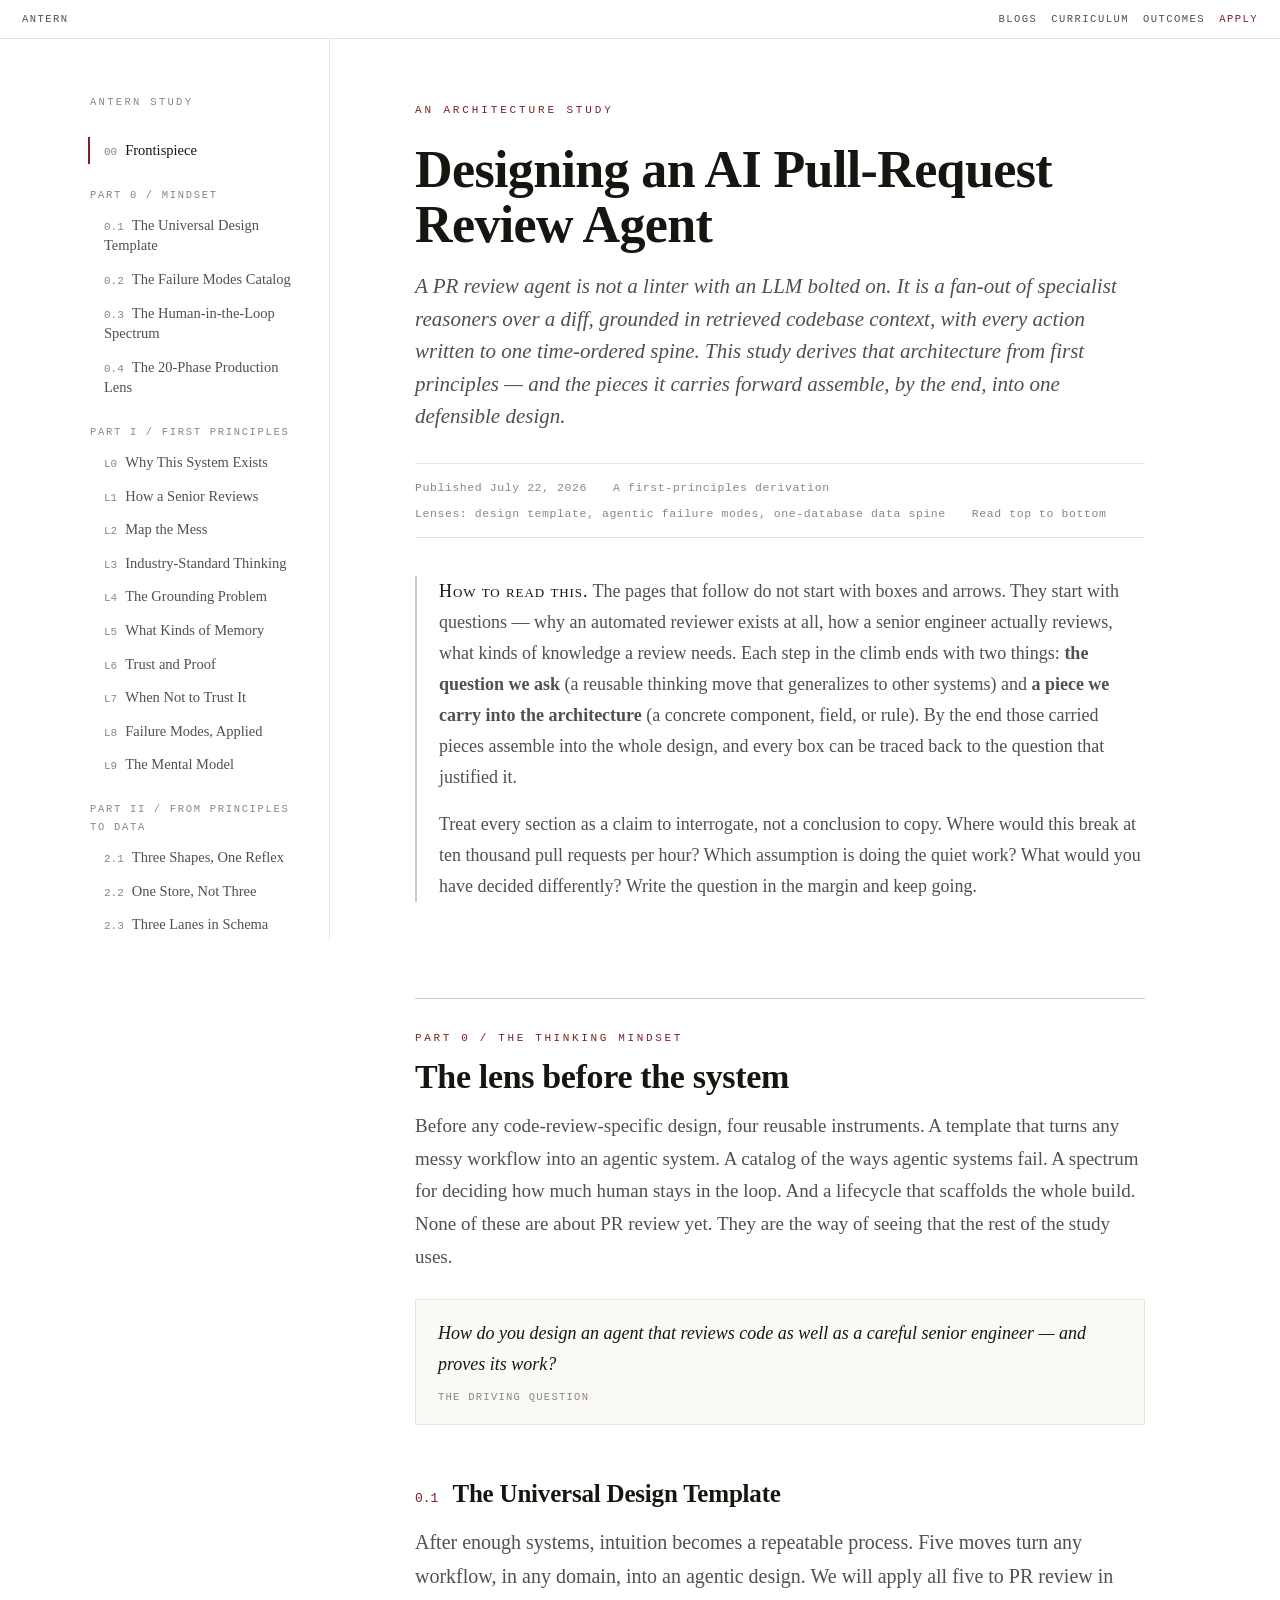
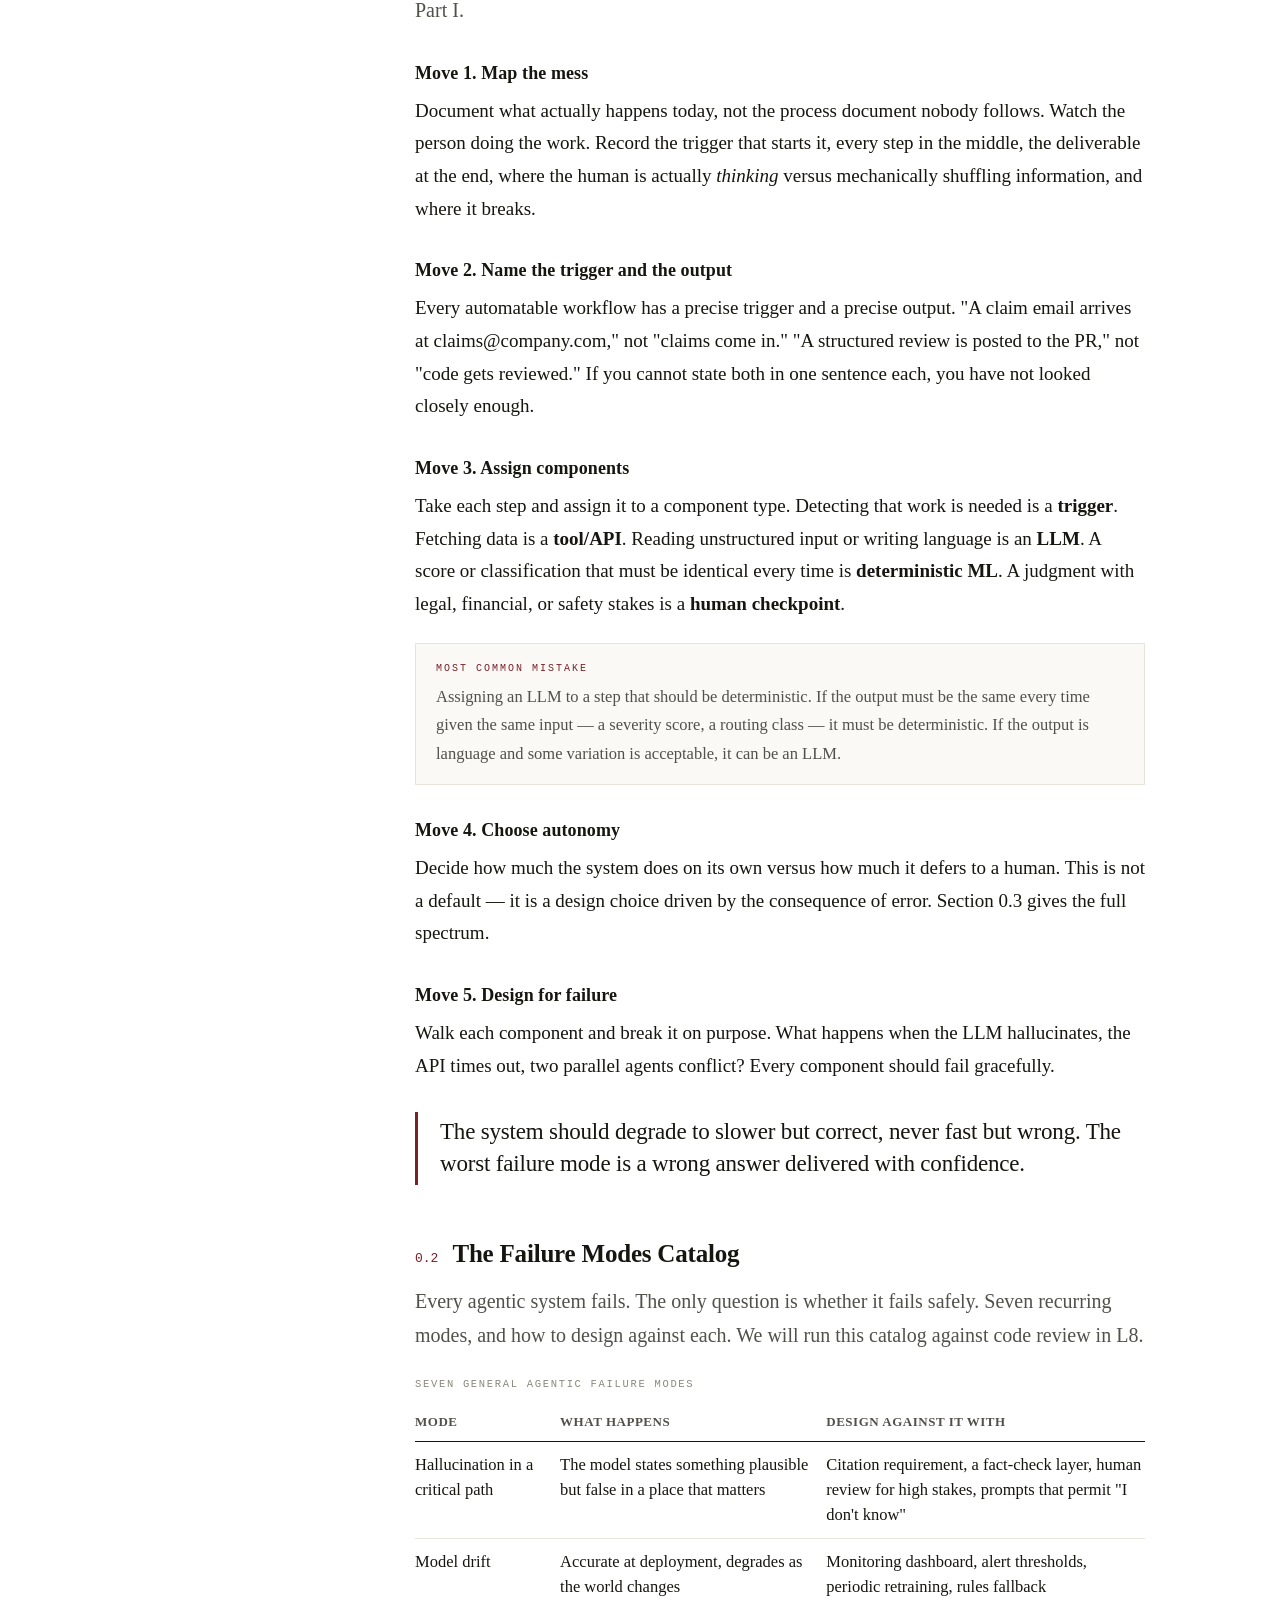
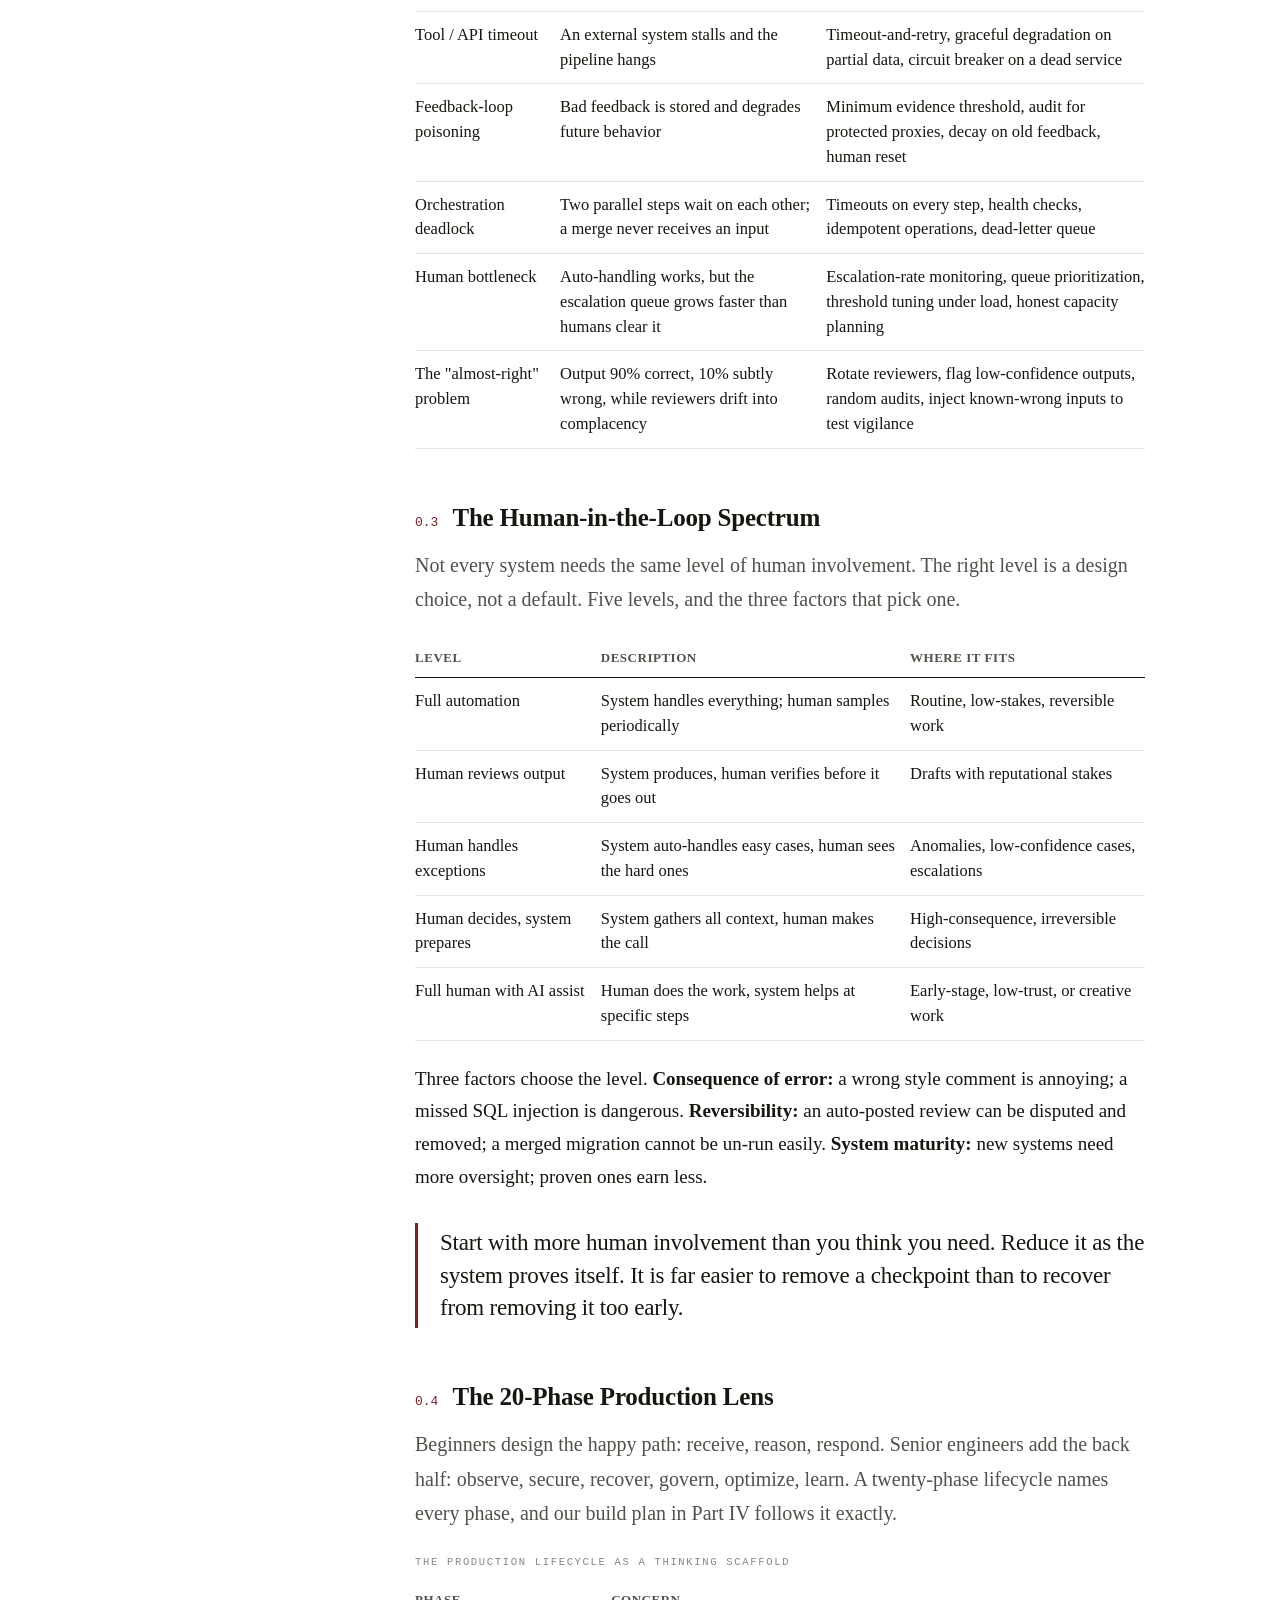
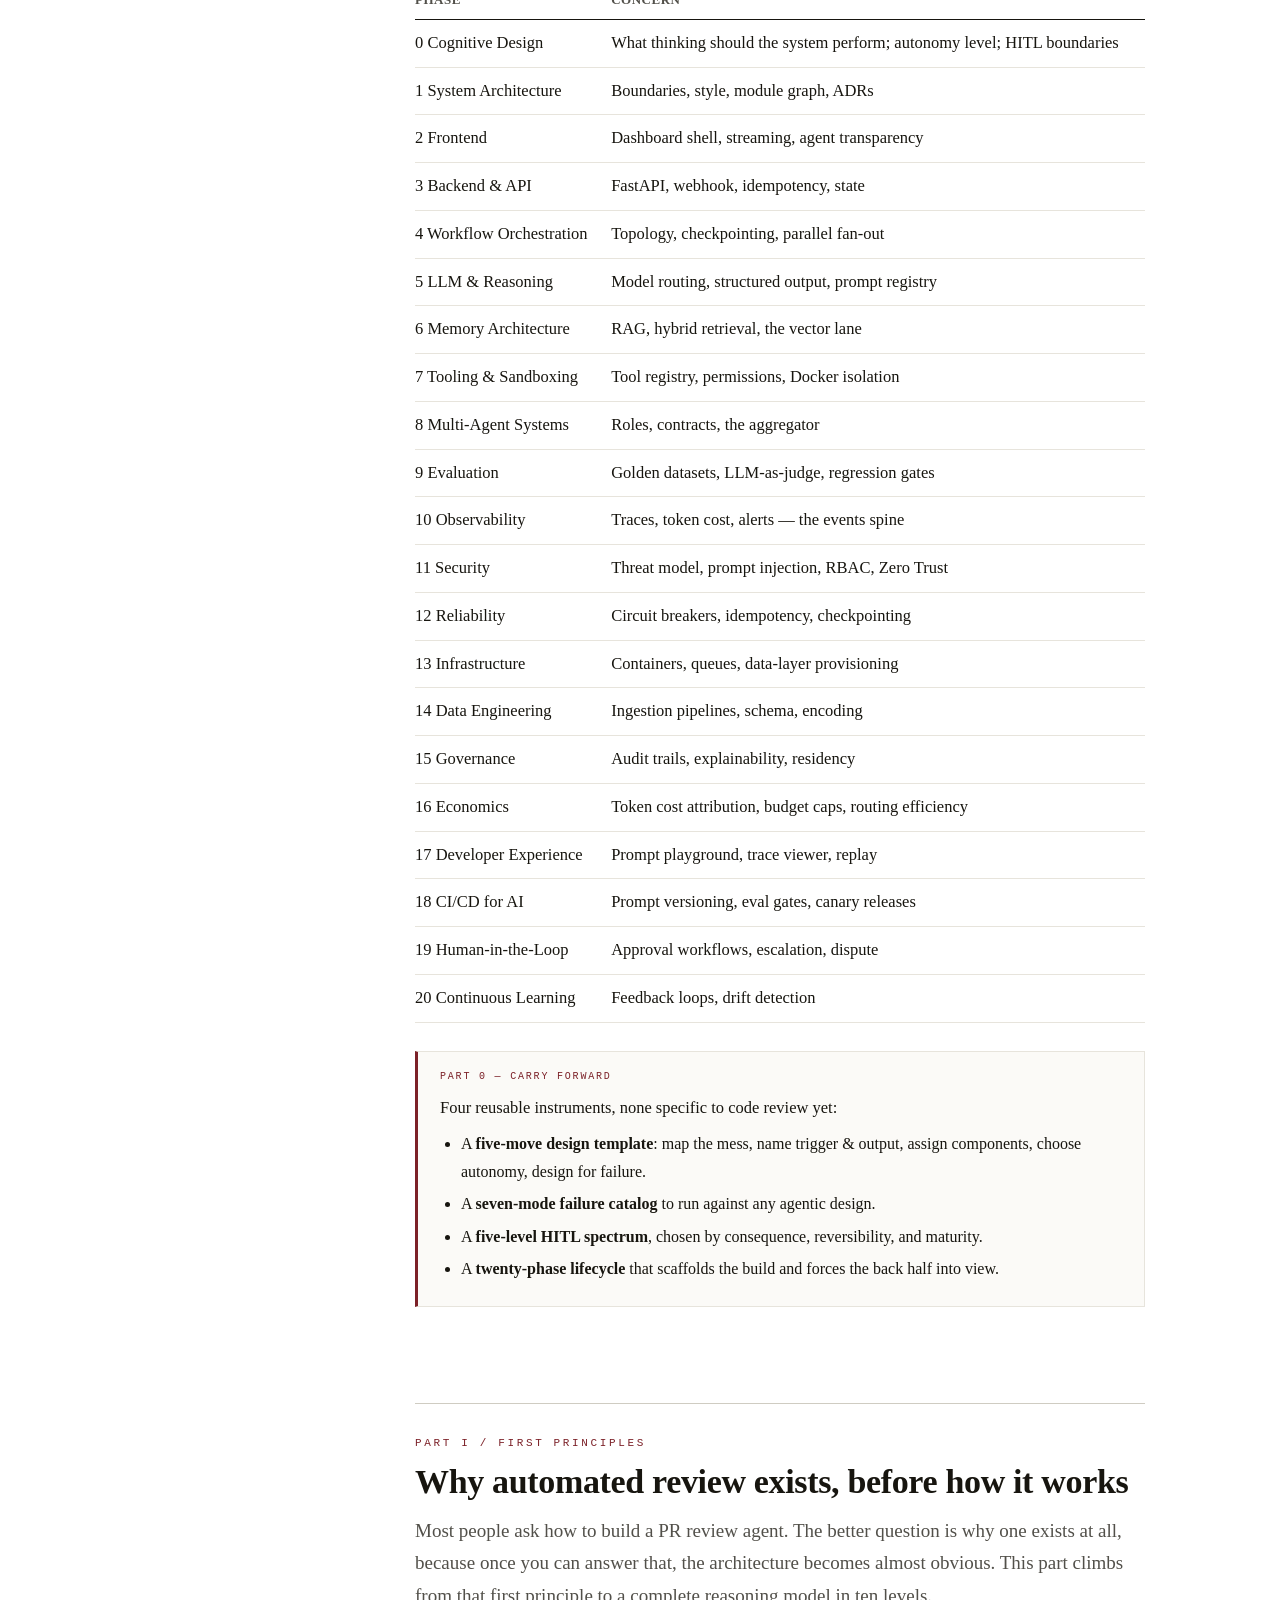
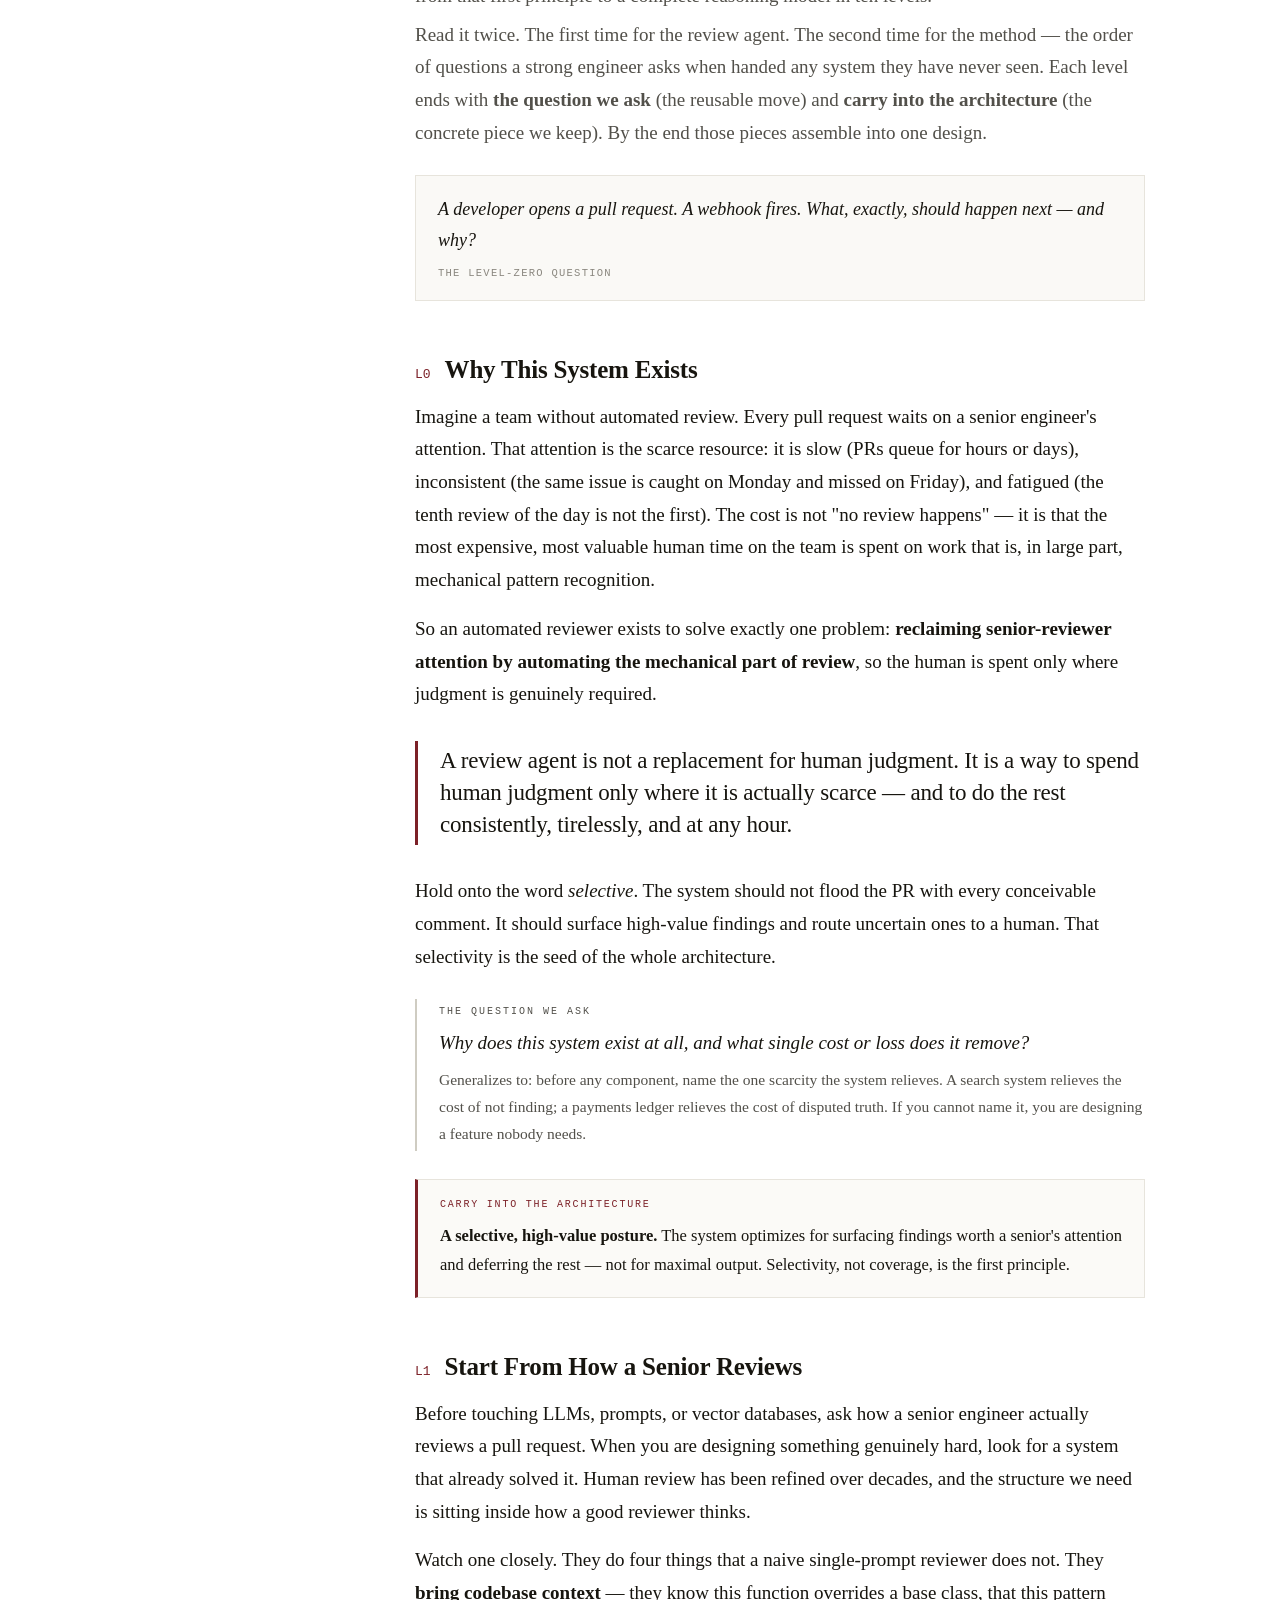
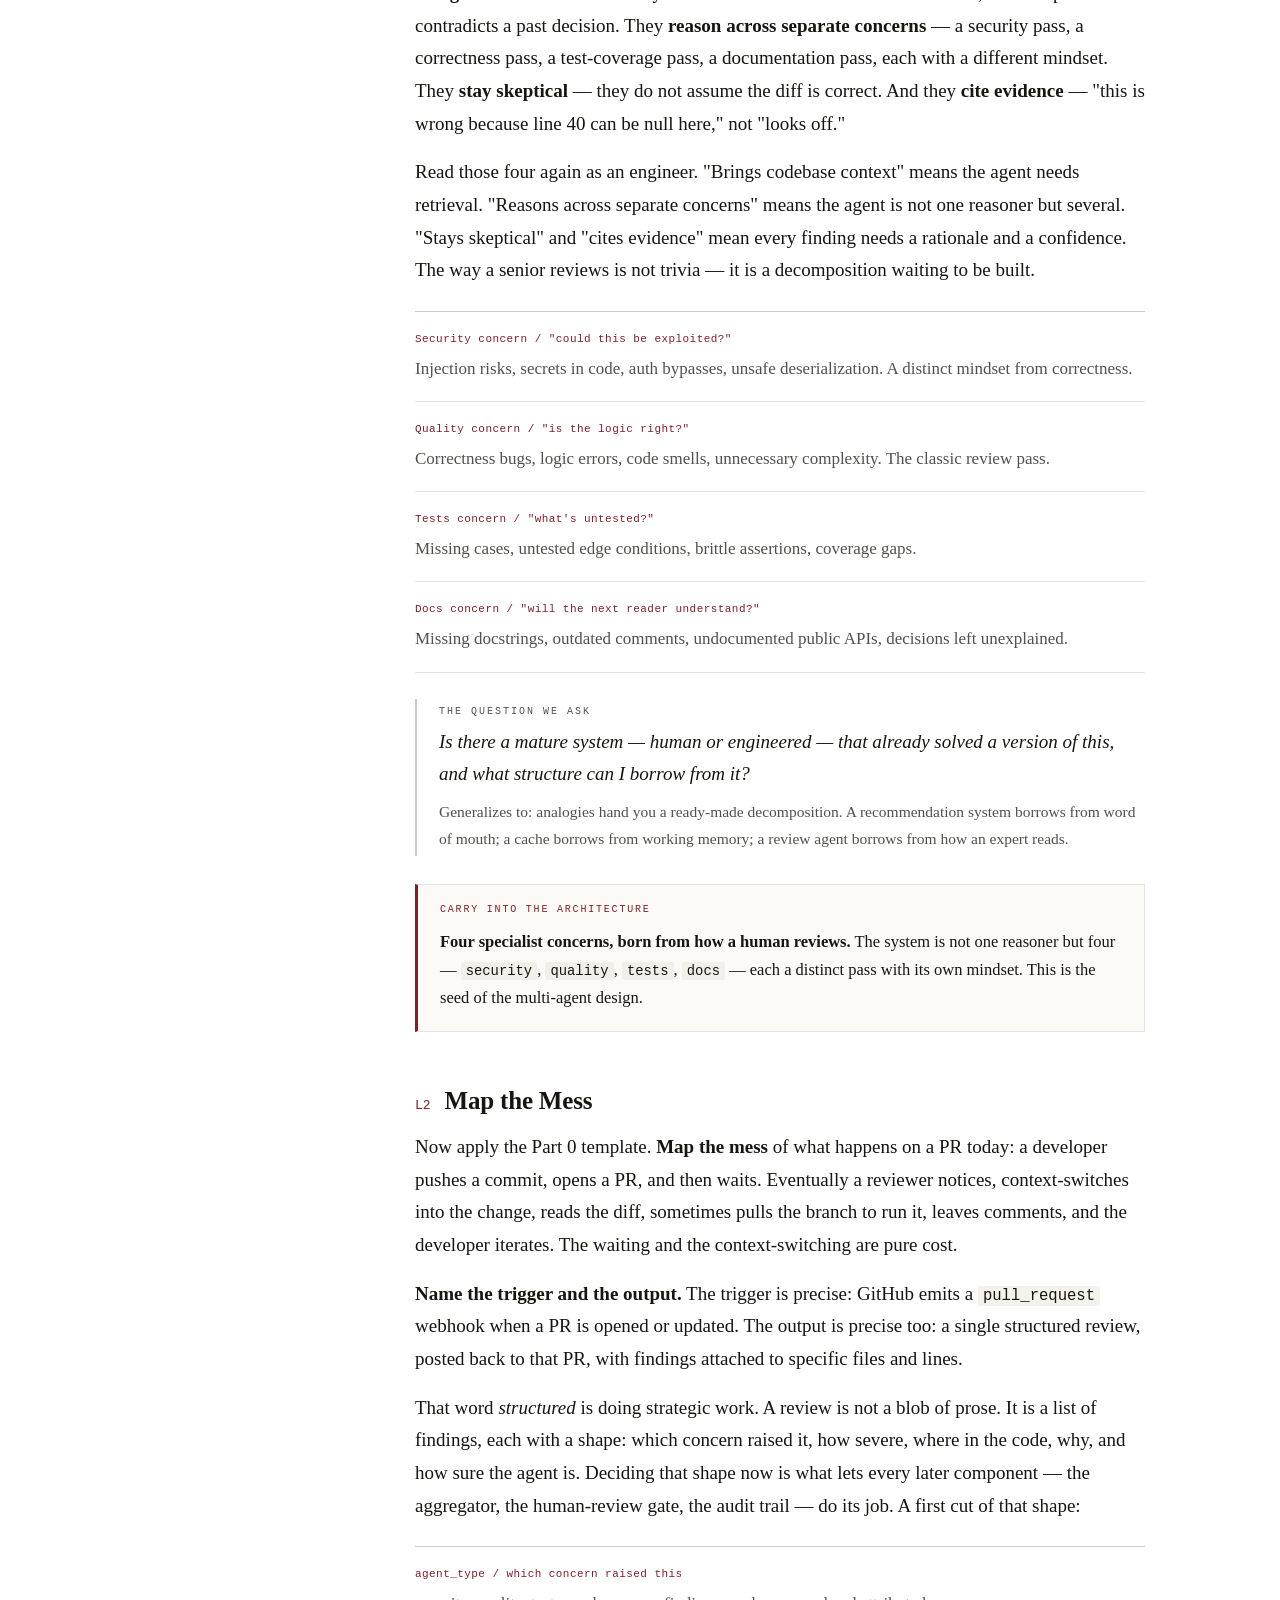
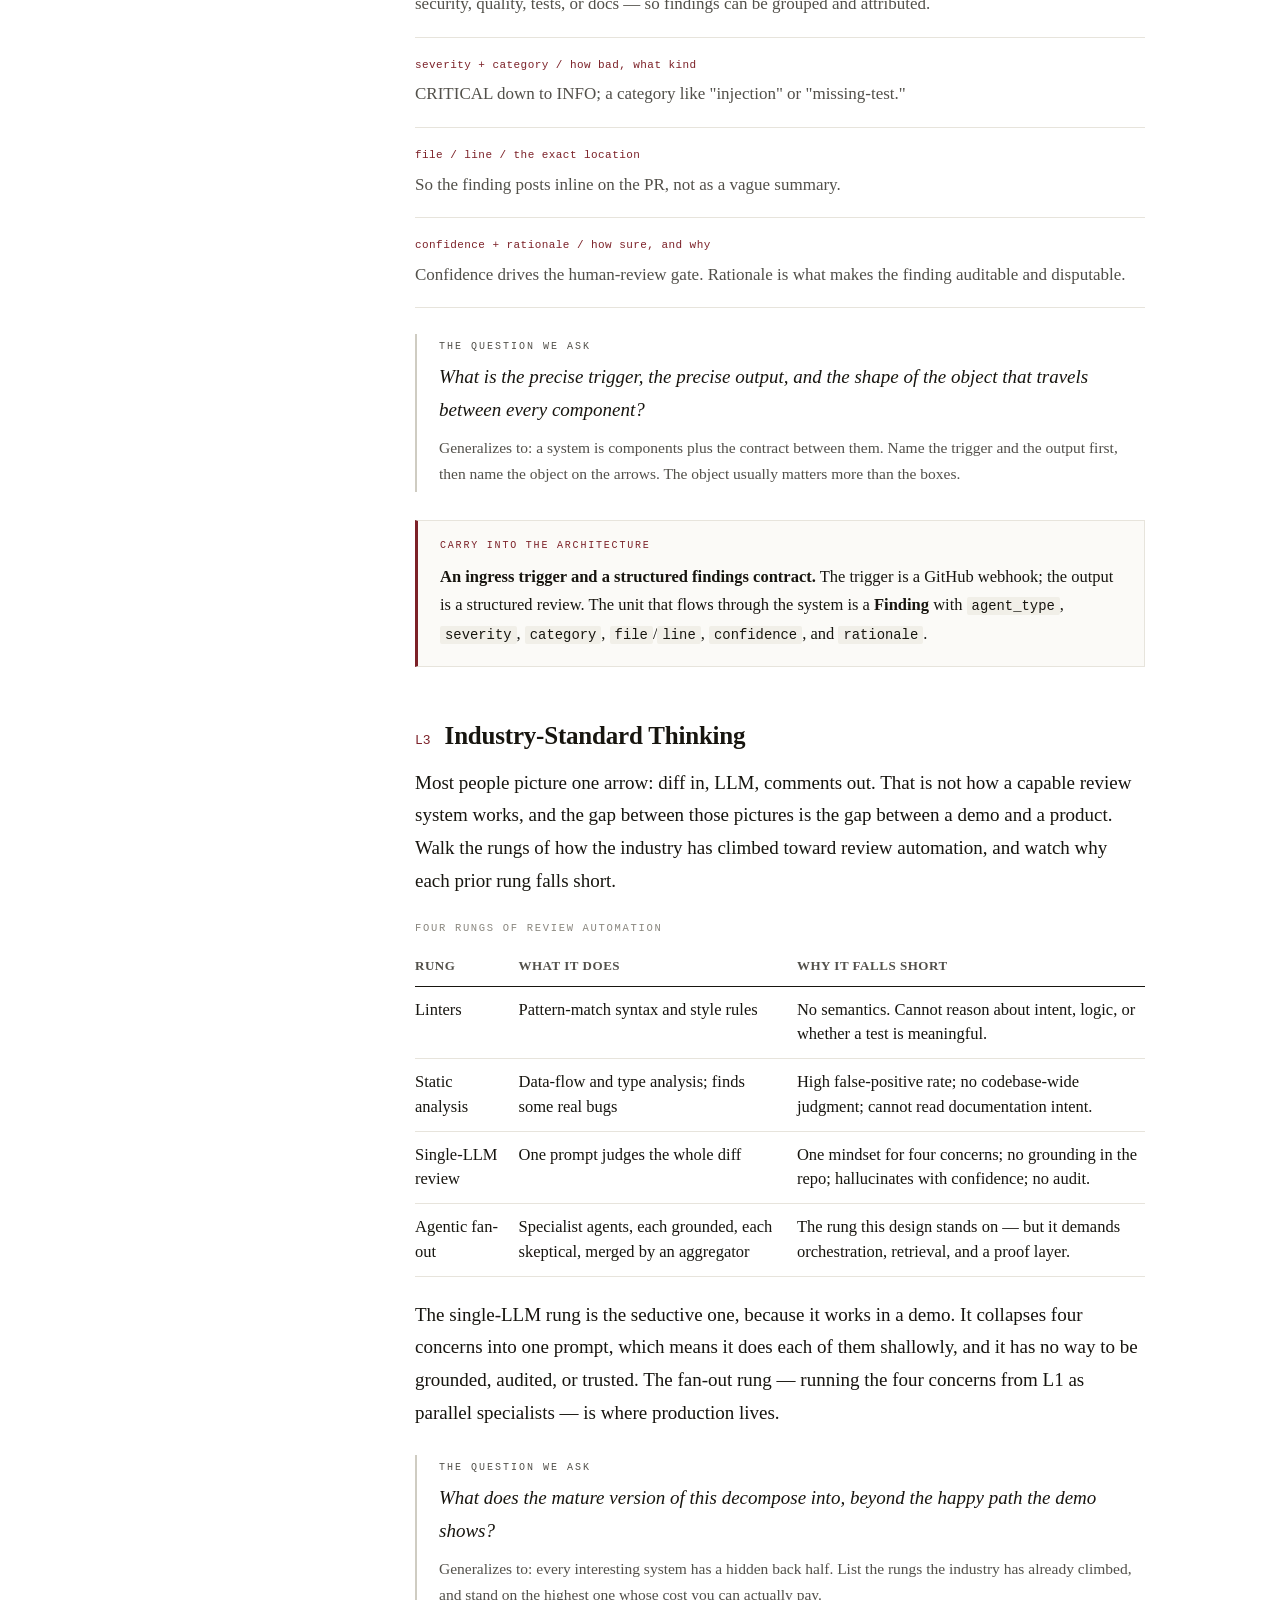
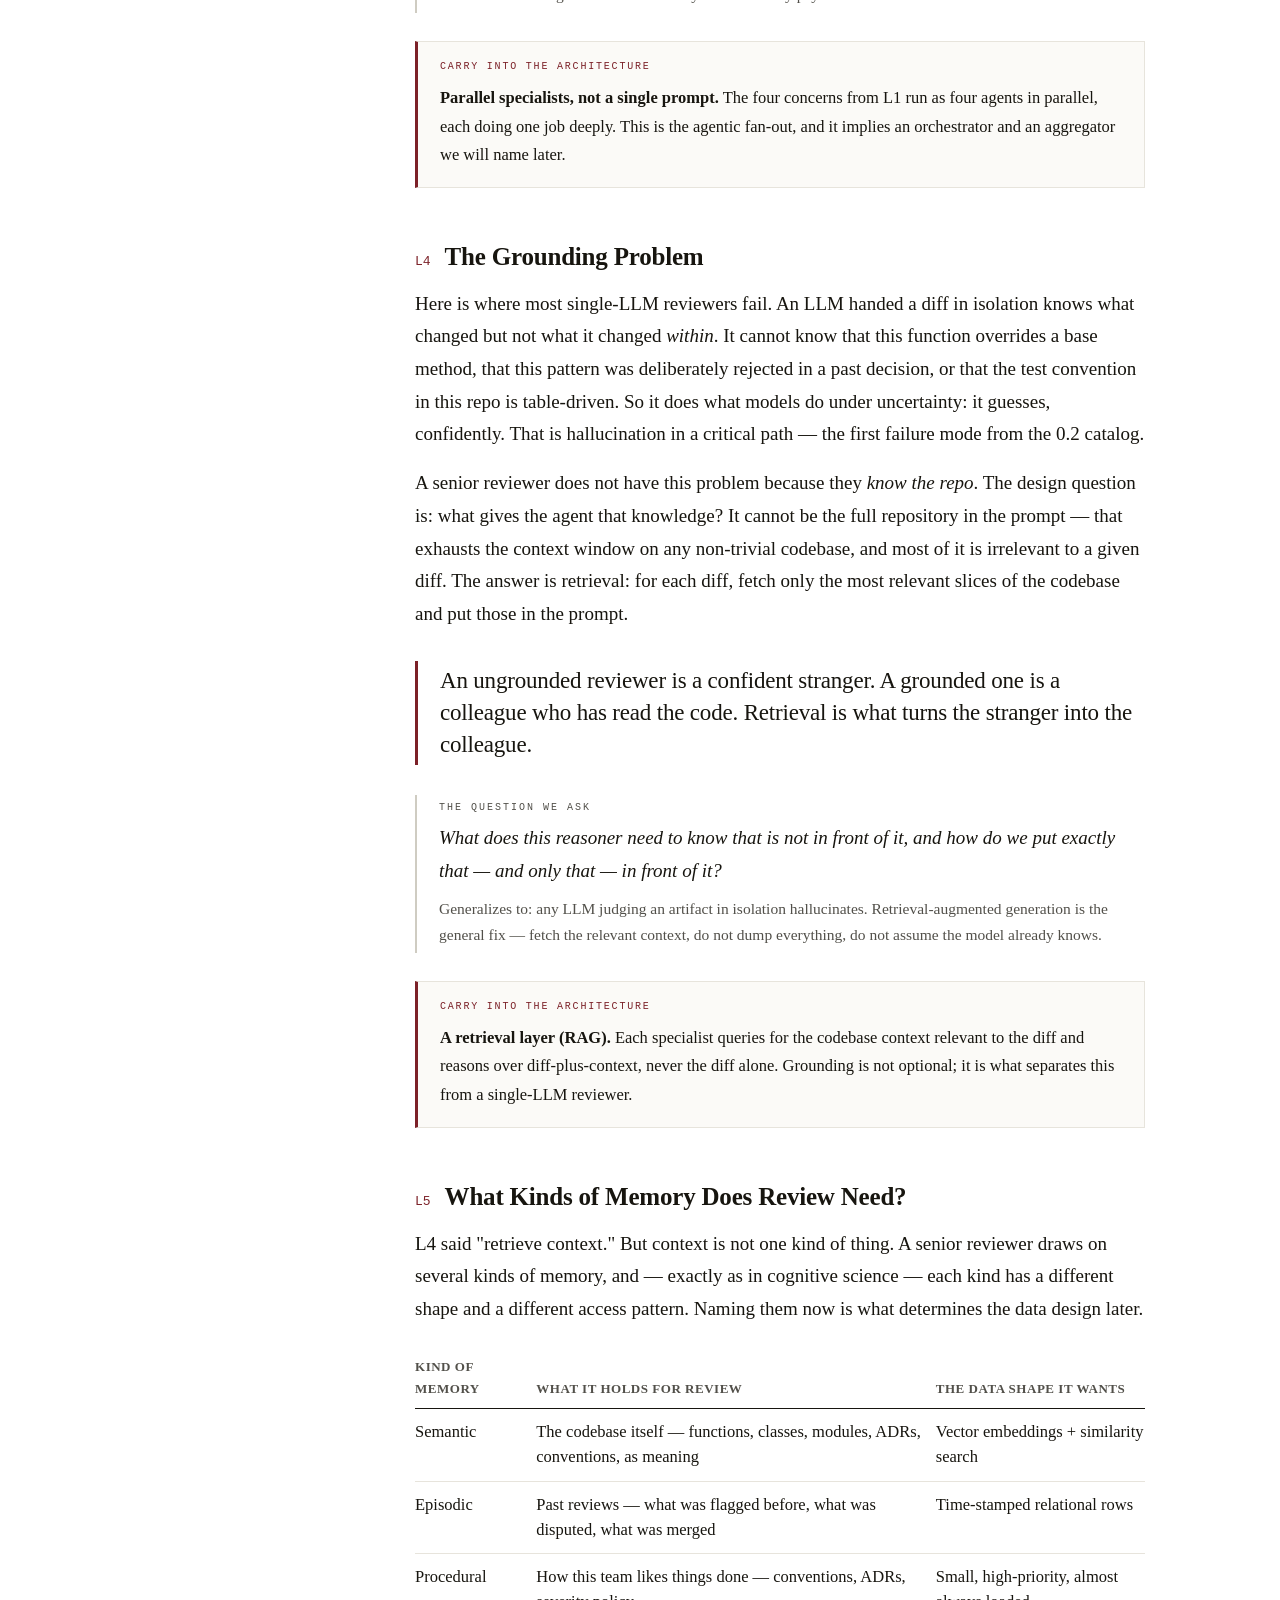
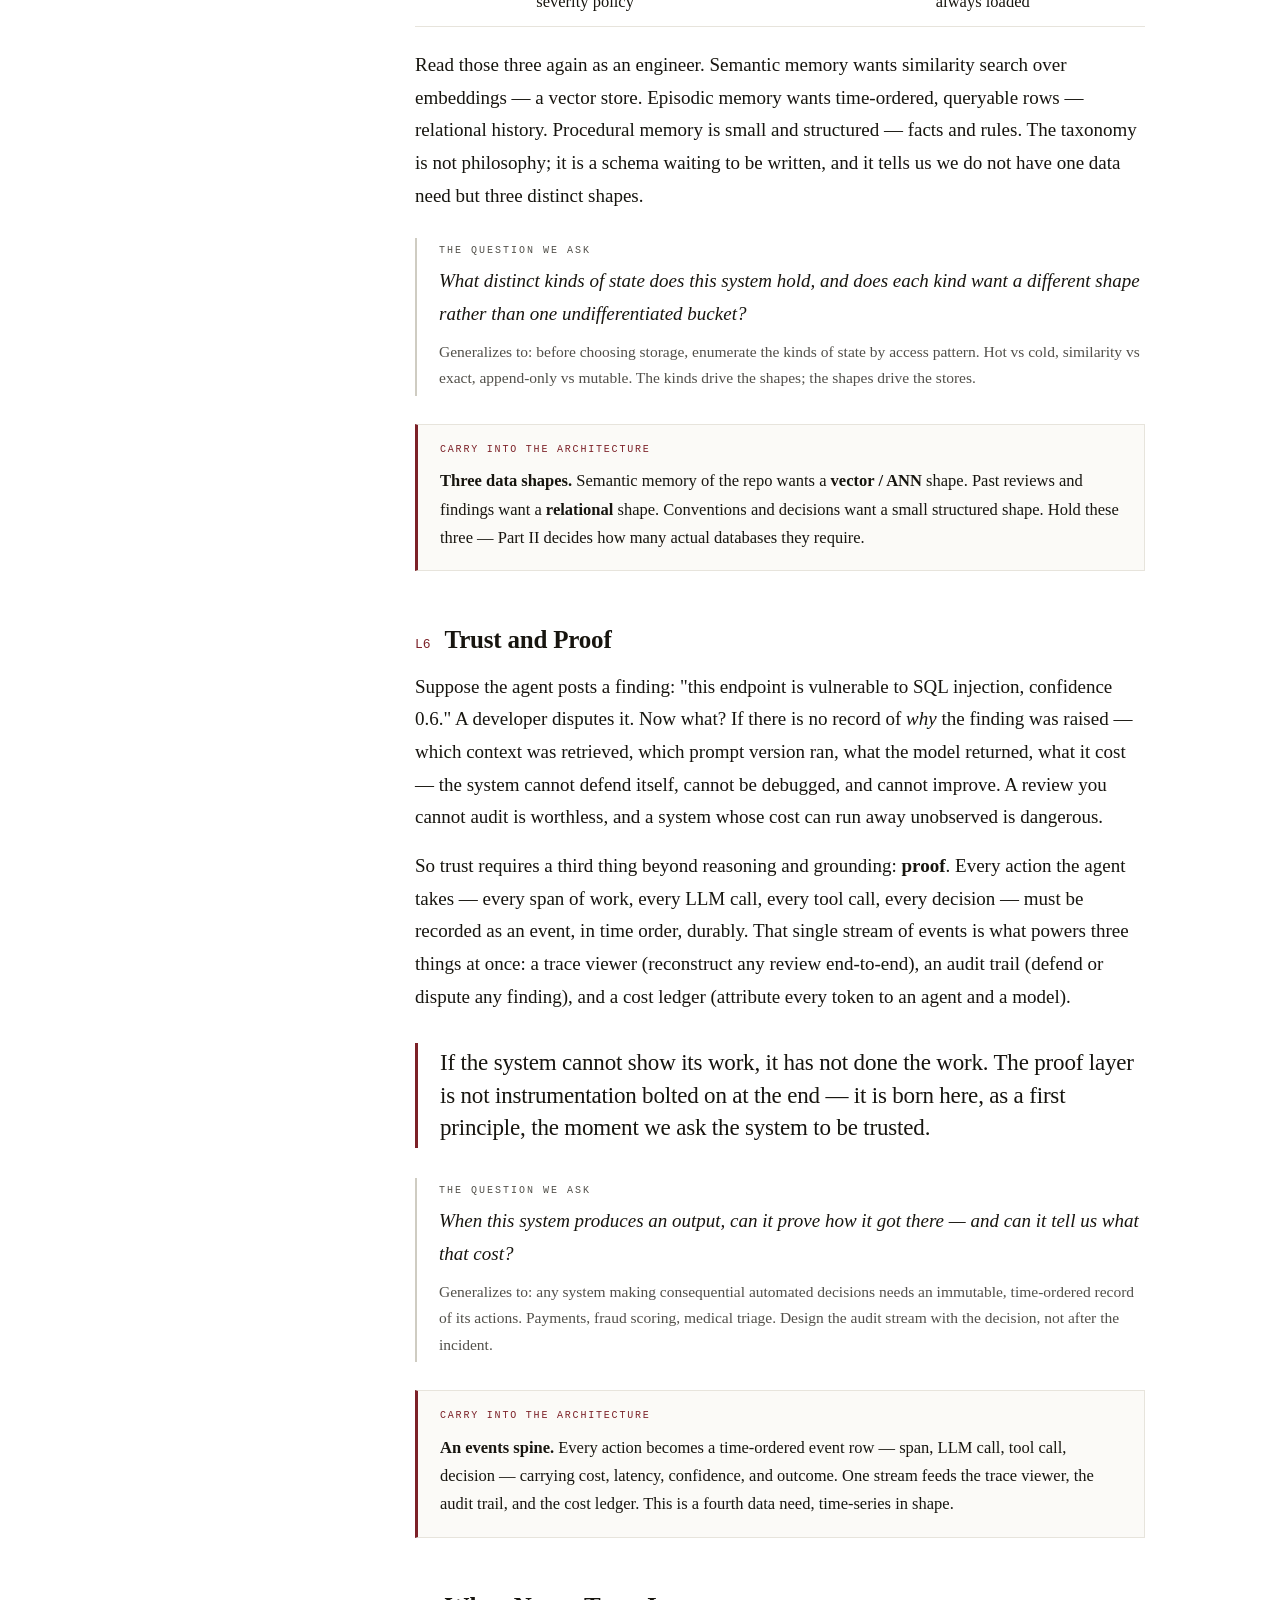
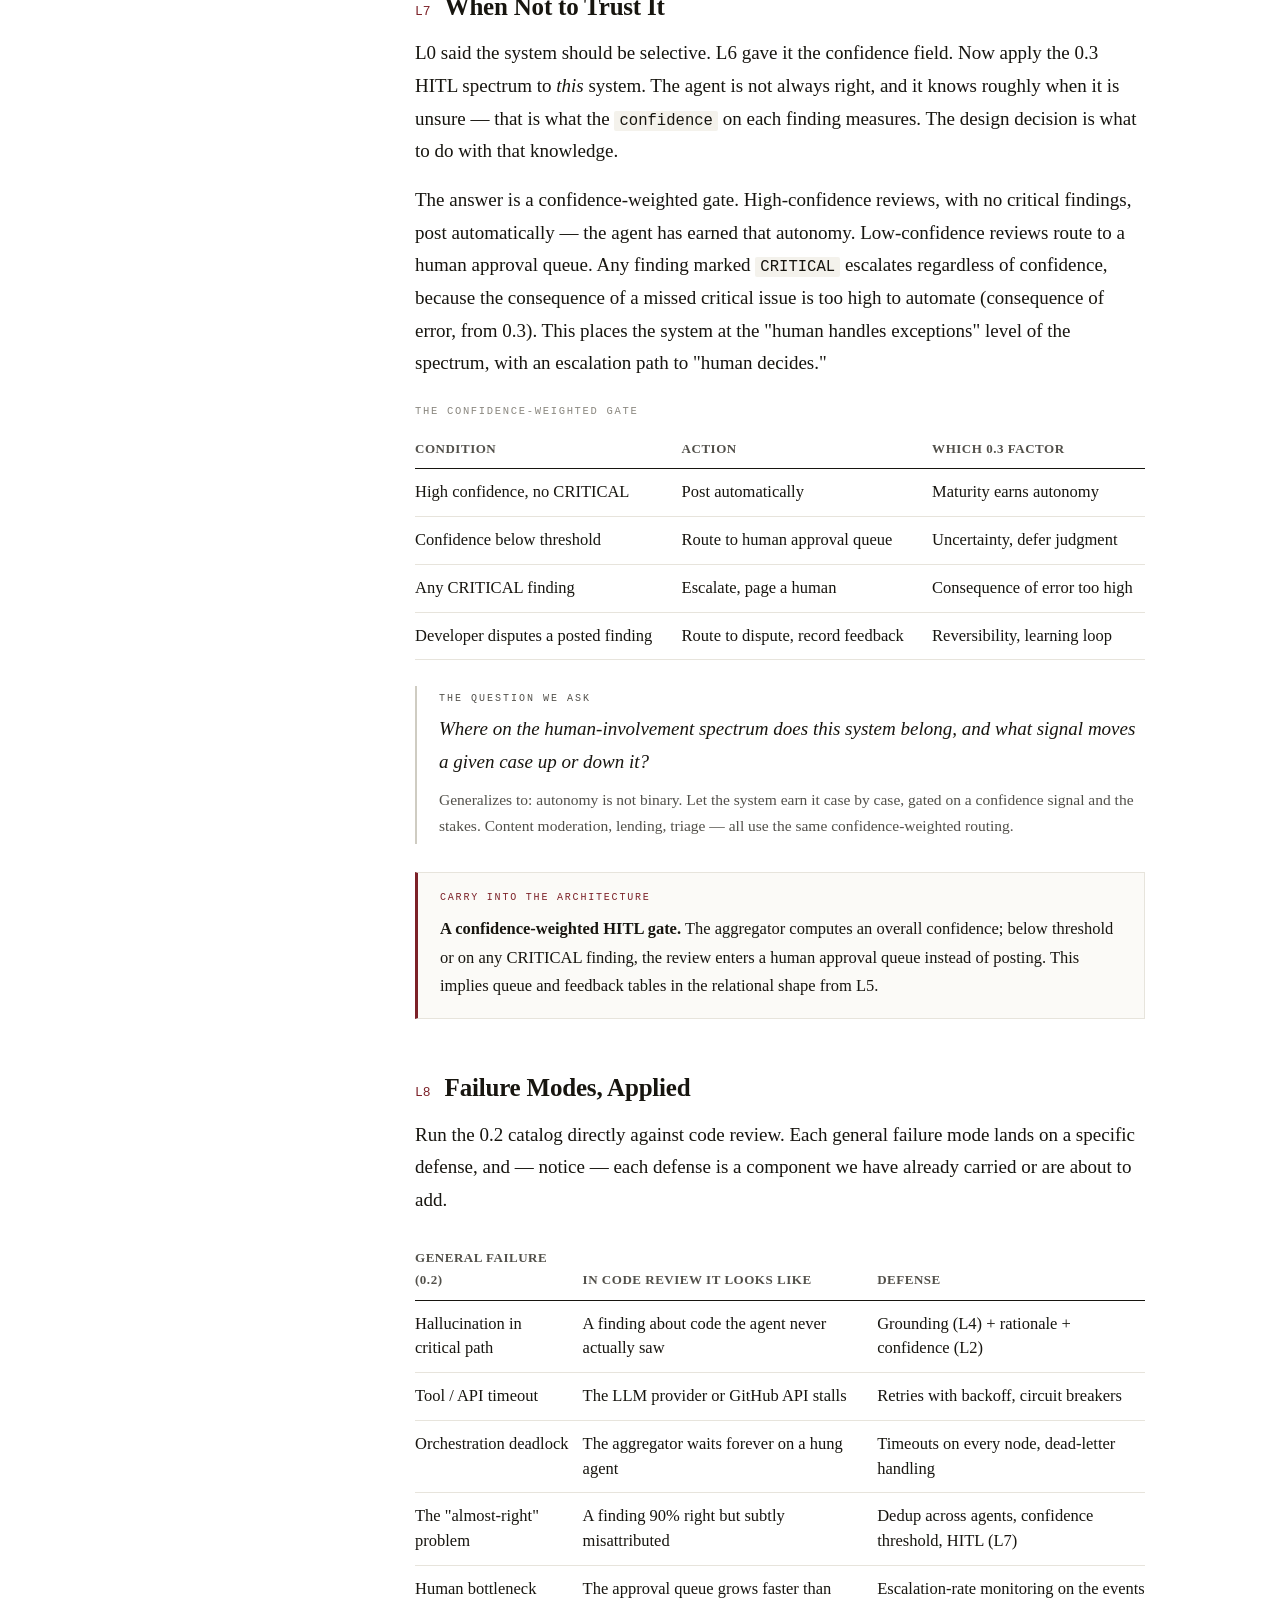
<file: System_Design_for_AI_Agents_Building_a_Multi_Agent_PR_Reviewer/Designing an AI Pull-Request Review Agent.html>
<!DOCTYPE html>
<!-- saved from url=(0064)https://www.antern.co/blogs/production-grade-ai-pr-review-agent/ -->
<html lang="en"><head><meta http-equiv="Content-Type" content="text/html; charset=UTF-8">

<meta name="viewport" content="width=device-width, initial-scale=1">
<title>Designing an AI Pull-Request Review Agent</title>
<meta name="description" content="A first-principles architecture study of a production-grade AI pull-request review agent: specialist reasoners, grounded codebase context, orchestration, memory, evaluation, observability, and human review.">
<meta name="robots" content="index, follow">
<link rel="canonical" href="https://antern.co/blogs/production-grade-ai-pr-review-agent/">
<meta property="og:type" content="article">
<meta property="og:title" content="Designing an AI Pull-Request Review Agent">
<meta property="og:description" content="A first-principles architecture study of a production-grade AI pull-request review agent.">
<meta property="og:url" content="https://antern.co/blogs/production-grade-ai-pr-review-agent/">
<meta property="og:image" content="https://antern.co/og/antern-og.png">
<meta name="twitter:card" content="summary_large_image">
<script type="application/ld+json">
{
  "@context": "https://schema.org",
  "@type": "BlogPosting",
  "headline": "Designing an AI Pull-Request Review Agent",
  "description": "A first-principles architecture study of a production-grade AI pull-request review agent: specialist reasoners, grounded codebase context, orchestration, memory, evaluation, observability, and human review.",
  "url": "https://antern.co/blogs/production-grade-ai-pr-review-agent/",
  "mainEntityOfPage": "https://antern.co/blogs/production-grade-ai-pr-review-agent/",
  "datePublished": "2026-07-22",
  "dateModified": "2026-07-22",
  "author": {
    "@type": "Person",
    "name": "Ayush Singh"
  },
  "publisher": {
    "@type": "Organization",
    "name": "Antern",
    "url": "https://antern.co"
  },
  "image": "https://antern.co/og/antern-og.png"
}
</script>
<link rel="preconnect" href="https://fonts.googleapis.com/">
<link rel="preconnect" href="https://fonts.gstatic.com/" crossorigin="">
<link href="./Designing_an_AI_Pull_Request_Review_Agent_files/css2" rel="stylesheet">
<style>
  :root{
    --paper:#ffffff;
    --ink:#17150f;
    --soft:#52504a;
    --muted:#8a877f;
    --rule:#e7e4dc;
    --rule-strong:#cfccc2;
    --accent:#7c2128;
    --maxread:730px;
    --toc:280px;
  }
  *{box-sizing:border-box}
  html{scroll-behavior:smooth}
  body{
    margin:0;
    background:var(--paper);
    color:var(--ink);
    font-family:"Newsreader",Georgia,"Times New Roman",serif;
    font-size:19px;
    line-height:1.72;
    font-weight:400;
    -webkit-font-smoothing:antialiased;
    text-rendering:optimizeLegibility;
  }
  .article-topbar{
    position:sticky;
    top:0;
    z-index:20;
    display:flex;
    align-items:center;
    justify-content:space-between;
    gap:18px;
    border-bottom:1px solid var(--rule);
    background:rgba(255,255,255,.94);
    backdrop-filter:blur(8px);
    padding:10px 22px;
    font-family:"IBM Plex Mono",monospace;
    font-size:10.5px;
    letter-spacing:.14em;
    text-transform:uppercase;
  }
  .article-topbar a{color:var(--soft);text-decoration:none}
  .article-topbar a:hover{color:var(--ink)}
  .article-topbar__links{display:flex;flex-wrap:wrap;justify-content:flex-end;gap:14px}
  .article-topbar__apply{color:var(--accent)!important}

  /* ---------- Layout ---------- */
  .shell{
    display:grid;
    grid-template-columns:var(--toc) minmax(0,1fr);
    gap:0;
    max-width:1180px;
    margin:0 auto;
  }
  nav.toc{
    position:sticky;
    top:0;
    align-self:start;
    height:100vh;
    overflow-y:auto;
    padding:54px 30px 60px 40px;
    border-right:1px solid var(--rule);
  }
  main{
    padding:54px 64px 200px 64px;
    min-width:0;
  }
  .col{max-width:var(--maxread);margin:0 auto}

  /* ---------- TOC ---------- */
  .toc .brandmark{
    font-family:"IBM Plex Mono",monospace;
    font-size:10.5px;
    letter-spacing:.22em;
    text-transform:uppercase;
    color:var(--muted);
    margin:0 0 26px;
  }
  .toc ol{list-style:none;margin:0;padding:0}
  .toc .part{
    font-family:"IBM Plex Mono",monospace;
    font-size:10.5px;
    letter-spacing:.16em;
    text-transform:uppercase;
    color:var(--muted);
    margin:22px 0 8px;
  }
  .toc a{
    display:block;
    text-decoration:none;
    color:var(--soft);
    font-size:14.5px;
    line-height:1.42;
    padding:3px 0 3px 14px;
    border-left:2px solid transparent;
    margin-left:-2px;
    transition:color .2s,border-color .2s;
  }
  .toc a:hover{color:var(--ink)}
  .toc a.active{color:var(--ink);border-left-color:var(--accent)}
  .toc a .n{
    font-family:"IBM Plex Mono",monospace;
    font-size:11px;
    color:var(--muted);
    margin-right:8px;
  }

  /* ---------- Masthead ---------- */
  .masthead{margin:8px 0 0}
  .kicker{
    font-family:"IBM Plex Mono",monospace;
    font-size:11px;
    letter-spacing:.26em;
    text-transform:uppercase;
    color:var(--accent);
    margin:0 0 22px;
  }
  h1.title{
    font-size:52px;
    line-height:1.06;
    font-weight:600;
    letter-spacing:-.012em;
    margin:0 0 18px;
  }
  .standfirst{
    font-size:21px;
    line-height:1.55;
    color:var(--soft);
    font-style:italic;
    margin:0 0 30px;
    max-width:38em;
  }
  .byline{
    font-family:"IBM Plex Mono",monospace;
    font-size:11.5px;
    letter-spacing:.05em;
    color:var(--muted);
    border-top:1px solid var(--rule);
    border-bottom:1px solid var(--rule);
    padding:14px 0;
    display:flex;
    flex-wrap:wrap;
    gap:6px 26px;
  }
  .abstract{
    margin:38px 0 10px;
    padding-left:22px;
    border-left:2px solid var(--rule-strong);
    color:var(--soft);
    font-size:18px;
  }
  .abstract .lead{font-variant:small-caps;letter-spacing:.05em;color:var(--ink);font-style:normal}

  /* ---------- Section structure ---------- */
  .part-open{
    margin:96px 0 6px;
    padding-top:30px;
    border-top:1px solid var(--rule-strong);
  }
  .part-tag{
    font-family:"IBM Plex Mono",monospace;
    font-size:11px;
    letter-spacing:.24em;
    text-transform:uppercase;
    color:var(--accent);
    margin:0 0 10px;
  }
  h2.part-title{
    font-size:34px;
    line-height:1.12;
    font-weight:600;
    letter-spacing:-.01em;
    margin:0 0 14px;
  }
  .part-intro{color:var(--soft);font-size:19px;margin:0 0 6px}

  .epigraph{
    margin:26px 0 8px;
    padding:18px 22px;
    background:#faf9f6;
    border:1px solid var(--rule);
  }
  .epigraph .q{
    font-style:italic;
    font-size:18px;
    color:var(--ink);
    margin:0;
  }
  .epigraph .src{
    display:block;
    margin-top:8px;
    font-family:"IBM Plex Mono",monospace;
    font-size:10.5px;
    letter-spacing:.12em;
    text-transform:uppercase;
    color:var(--muted);
  }

  section.sec{margin:54px 0 0;scroll-margin-top:30px}
  .sec-head{display:flex;align-items:baseline;gap:14px;margin:0 0 14px}
  .sec-num{
    font-family:"IBM Plex Mono",monospace;
    font-size:13px;
    color:var(--accent);
    font-weight:500;
    flex:none;
    padding-top:4px;
  }
  h3.sec-title{
    font-size:25px;
    line-height:1.2;
    font-weight:600;
    letter-spacing:-.008em;
    margin:0;
  }
  h4{
    font-size:18px;
    font-weight:600;
    margin:30px 0 6px;
    letter-spacing:.005em;
  }
  .lede{font-size:20px;color:var(--soft);margin:0 0 12px}
  p{margin:0 0 16px}
  a{color:var(--ink);text-decoration:underline;text-decoration-thickness:1px;text-underline-offset:3px;text-decoration-color:var(--rule-strong)}
  a:hover{text-decoration-color:var(--accent)}
  strong{font-weight:600}
  em{font-style:italic}

  ul,ol.list{margin:0 0 18px;padding-left:1.25em}
  li{margin:0 0 7px}

  .pull{
    font-size:23px;
    line-height:1.4;
    font-weight:500;
    letter-spacing:-.008em;
    margin:30px 0;
    padding:4px 0 4px 22px;
    border-left:3px solid var(--accent);
    color:var(--ink);
  }
  .note{
    font-size:16.5px;
    color:var(--soft);
    background:#faf9f6;
    border:1px solid var(--rule);
    padding:16px 20px;
    margin:22px 0;
  }
  .note .lab{
    font-family:"IBM Plex Mono",monospace;
    font-size:10px;
    letter-spacing:.2em;
    text-transform:uppercase;
    color:var(--accent);
    display:block;
    margin-bottom:6px;
  }

  /* ---------- Teaching devices ---------- */
  .ask{
    margin:26px 0;
    padding:4px 0 4px 22px;
    border-left:2px solid var(--rule-strong);
  }
  .ask .lab{
    font-family:"IBM Plex Mono",monospace;
    font-size:10px;
    letter-spacing:.2em;
    text-transform:uppercase;
    color:var(--soft);
    display:block;
    margin-bottom:6px;
  }
  .ask .q{font-style:italic;font-size:19px;color:var(--ink);margin:0}
  .ask .gen{font-size:15.5px;color:var(--soft);margin:8px 0 0}

  .carry{
    margin:28px 0;
    border:1px solid var(--rule);
    border-left:3px solid var(--accent);
    background:#fbfaf7;
    padding:16px 22px 18px;
  }
  .carry .lab{
    font-family:"IBM Plex Mono",monospace;
    font-size:10px;
    letter-spacing:.18em;
    text-transform:uppercase;
    color:var(--accent);
    display:block;
    margin-bottom:9px;
  }
  .carry .bb{font-size:16.5px;color:var(--ink);margin:0}
  .carry ul{margin:8px 0 0;padding-left:1.1em}
  .carry li{margin:0 0 5px;font-size:16px}
  .carry code{background:#f1efe8;font-size:.84em}

  .ledger{
    margin:40px 0 0;
    border:1.5px solid var(--ink);
    padding:24px 26px 26px;
  }
  .ledger .lh{
    font-family:"IBM Plex Mono",monospace;
    font-size:11px;
    letter-spacing:.2em;
    text-transform:uppercase;
    color:var(--accent);
    margin:0 0 4px;
  }
  .ledger h4{margin:0 0 14px;font-size:20px}
  .ledger table{margin:0}
  .ledger td{font-size:15.5px}
  .ledger td:first-child{
    font-family:"IBM Plex Mono",monospace;
    font-size:12px;
    color:var(--accent);
    white-space:nowrap;
    padding-right:18px;
    width:1%;
  }

  /* ---------- Tables ---------- */
  table{
    width:100%;
    border-collapse:collapse;
    margin:22px 0;
    font-size:16.5px;
  }
  caption{
    text-align:left;
    font-family:"IBM Plex Mono",monospace;
    font-size:10.5px;
    letter-spacing:.16em;
    text-transform:uppercase;
    color:var(--muted);
    padding-bottom:10px;
  }
  th{
    text-align:left;
    font-weight:600;
    font-size:13px;
    letter-spacing:.04em;
    text-transform:uppercase;
    color:var(--soft);
    border-bottom:1.5px solid var(--ink);
    padding:8px 14px 8px 0;
    vertical-align:bottom;
  }
  td{
    border-bottom:1px solid var(--rule);
    padding:11px 14px 11px 0;
    vertical-align:top;
    line-height:1.5;
  }
  td:last-child,th:last-child{padding-right:0}

  /* ---------- Code / mono panels ---------- */
  code{
    font-family:"IBM Plex Mono",monospace;
    font-size:.82em;
    background:#f4f2ec;
    padding:1px 5px;
    border-radius:2px;
  }
  pre{
    font-family:"IBM Plex Mono",monospace;
    font-size:13.5px;
    line-height:1.62;
    background:#faf9f6;
    border:1px solid var(--rule);
    border-left:2px solid var(--rule-strong);
    padding:16px 18px;
    margin:20px 0;
    overflow-x:auto;
    color:#2c2a24;
  }
  pre code{background:none;padding:0;font-size:inherit}

  /* ---------- Figures ---------- */
  figure{margin:30px 0;text-align:center}
  figure svg{max-width:100%;height:auto}
  figcaption{
    font-family:"IBM Plex Mono",monospace;
    font-size:10.5px;
    letter-spacing:.12em;
    text-transform:uppercase;
    color:var(--muted);
    margin-top:14px;
  }
  .svg-box{fill:#ffffff;stroke:var(--ink);stroke-width:1.4}
  .svg-box-soft{fill:#faf9f6;stroke:var(--rule-strong);stroke-width:1.3}
  .svg-box-accent{fill:#fdf5f5;stroke:var(--accent);stroke-width:1.4}
  .svg-lbl{font-family:"IBM Plex Mono",monospace;font-size:12px;fill:var(--ink)}
  .svg-sub{font-family:"IBM Plex Mono",monospace;font-size:10px;fill:var(--muted)}
  .svg-line{stroke:var(--ink);stroke-width:1.3;fill:none}
  .svg-line-soft{stroke:var(--muted);stroke-width:1.1;fill:none;stroke-dasharray:4 3}
  .svg-arrow{fill:var(--ink)}
  .svg-head{font-family:"IBM Plex Mono",monospace;font-size:10px;letter-spacing:.12em;fill:var(--accent)}

  /* ---------- Cards ---------- */
  .cards{display:grid;gap:0;margin:24px 0;border-top:1px solid var(--rule-strong)}
  .card{padding:18px 0;border-bottom:1px solid var(--rule)}
  .card .ct{
    font-family:"IBM Plex Mono",monospace;
    font-size:11px;
    letter-spacing:.04em;
    color:var(--accent);
    margin-bottom:5px;
  }
  .card .cb{font-size:17px;color:var(--soft)}

  /* ---------- Application panel ---------- */
  .apply-panel{
    margin:90px 0 0;
    padding:30px 28px;
    border:1px solid var(--rule-strong);
    background:#faf9f6;
  }
  .apply-panel .tag{
    margin:0 0 12px;
    font-family:"IBM Plex Mono",monospace;
    font-size:10.5px;
    letter-spacing:.2em;
    text-transform:uppercase;
    color:var(--accent);
  }
  .apply-panel h3{
    margin:0;
    font-size:28px;
    line-height:1.12;
    font-weight:600;
    letter-spacing:0;
  }
  .apply-panel p{margin:16px 0 0;color:var(--soft);font-size:18px}
  .apply-panel .apply-link{
    display:inline-flex;
    margin-top:20px;
    border:1px solid var(--accent);
    background:var(--accent);
    color:#fff;
    padding:10px 14px;
    font-family:"IBM Plex Mono",monospace;
    font-size:10.5px;
    letter-spacing:.14em;
    text-transform:uppercase;
    text-decoration:none;
  }
  .apply-panel .apply-link:hover{background:var(--ink);border-color:var(--ink)}

  /* ---------- Reveal ---------- */
  .reveal{opacity:1;transform:none}
  .reveal-ready .reveal{opacity:0;transform:translateY(16px);transition:opacity .8s ease,transform .8s ease}
  .reveal-ready .reveal.in{opacity:1;transform:none}
  @media (prefers-reduced-motion:reduce){.reveal-ready .reveal{opacity:1;transform:none;transition:none}}

  /* ---------- Footer ---------- */
  footer{
    margin-top:120px;
    padding-top:26px;
    border-top:1px solid var(--rule-strong);
    font-family:"IBM Plex Mono",monospace;
    font-size:11px;
    letter-spacing:.06em;
    color:var(--muted);
    line-height:1.8;
  }

  /* ---------- Responsive ---------- */
  .toc-toggle{display:none}
  @media (max-width:1080px){
    .shell{grid-template-columns:1fr}
    nav.toc{
      position:static;height:auto;border-right:none;border-bottom:1px solid var(--rule);
      padding:24px 28px;
    }
    nav.toc ol{display:none}
    nav.toc.open ol{display:block}
    .toc-toggle{
      display:block;background:none;border:1px solid var(--rule-strong);
      font-family:"IBM Plex Mono",monospace;font-size:11px;letter-spacing:.16em;
      text-transform:uppercase;color:var(--soft);padding:8px 14px;cursor:pointer;
    }
    main{padding:40px 28px 140px}
  }
  @media (max-width:560px){
    body{font-size:17.5px}
    .article-topbar{padding:9px 14px}
    .article-topbar__links{display:none}
    h1.title{font-size:36px}
    h2.part-title{font-size:27px}
    h3.sec-title{font-size:21px}
    .standfirst{font-size:18px}
  }
</style>
</head>
<body class="reveal-ready">
<div class="article-topbar" aria-label="Article navigation">
  <a href="https://www.antern.co/">Antern</a>
  <div class="article-topbar__links">
    <a href="https://www.antern.co/blogs/">Blogs</a>
    <a href="https://www.antern.co/curriculum/">Curriculum</a>
    <a href="https://www.antern.co/outcomes/">Outcomes</a>
    <a class="article-topbar__apply" href="https://share-na2.hsforms.com/19ubfbtEjQeGF4RxJfYehfg41clik">Apply</a>
  </div>
</div>
<div class="shell">
  <nav class="toc" id="toc">
    <p class="brandmark">Antern Study</p>
    <button class="toc-toggle" id="tocToggle">Contents</button>
    <ol id="tocList">
      <li><a href="https://www.antern.co/blogs/production-grade-ai-pr-review-agent/#top" class="active"><span class="n">00</span>Frontispiece</a></li>

      <li class="part">Part 0 / Mindset</li>
      <li><a href="https://www.antern.co/blogs/production-grade-ai-pr-review-agent/#s-template"><span class="n">0.1</span>The Universal Design Template</a></li>
      <li><a href="https://www.antern.co/blogs/production-grade-ai-pr-review-agent/#s-failcat"><span class="n">0.2</span>The Failure Modes Catalog</a></li>
      <li><a href="https://www.antern.co/blogs/production-grade-ai-pr-review-agent/#s-hitl-spec"><span class="n">0.3</span>The Human-in-the-Loop Spectrum</a></li>
      <li><a href="https://www.antern.co/blogs/production-grade-ai-pr-review-agent/#s-phaselens"><span class="n">0.4</span>The 20-Phase Production Lens</a></li>

      <li class="part">Part I / First Principles</li>
      <li><a href="https://www.antern.co/blogs/production-grade-ai-pr-review-agent/#l0"><span class="n">L0</span>Why This System Exists</a></li>
      <li><a href="https://www.antern.co/blogs/production-grade-ai-pr-review-agent/#l1"><span class="n">L1</span>How a Senior Reviews</a></li>
      <li><a href="https://www.antern.co/blogs/production-grade-ai-pr-review-agent/#l2"><span class="n">L2</span>Map the Mess</a></li>
      <li><a href="https://www.antern.co/blogs/production-grade-ai-pr-review-agent/#l3"><span class="n">L3</span>Industry-Standard Thinking</a></li>
      <li><a href="https://www.antern.co/blogs/production-grade-ai-pr-review-agent/#l4"><span class="n">L4</span>The Grounding Problem</a></li>
      <li><a href="https://www.antern.co/blogs/production-grade-ai-pr-review-agent/#l5"><span class="n">L5</span>What Kinds of Memory</a></li>
      <li><a href="https://www.antern.co/blogs/production-grade-ai-pr-review-agent/#l6"><span class="n">L6</span>Trust and Proof</a></li>
      <li><a href="https://www.antern.co/blogs/production-grade-ai-pr-review-agent/#l7"><span class="n">L7</span>When Not to Trust It</a></li>
      <li><a href="https://www.antern.co/blogs/production-grade-ai-pr-review-agent/#l8"><span class="n">L8</span>Failure Modes, Applied</a></li>
      <li><a href="https://www.antern.co/blogs/production-grade-ai-pr-review-agent/#l9"><span class="n">L9</span>The Mental Model</a></li>

      <li class="part">Part II / From Principles to Data</li>
      <li><a href="https://www.antern.co/blogs/production-grade-ai-pr-review-agent/#s-shapes"><span class="n">2.1</span>Three Shapes, One Reflex</a></li>
      <li><a href="https://www.antern.co/blogs/production-grade-ai-pr-review-agent/#s-thesis"><span class="n">2.2</span>One Store, Not Three</a></li>
      <li><a href="https://www.antern.co/blogs/production-grade-ai-pr-review-agent/#s-lanes"><span class="n">2.3</span>Three Lanes in Schema</a></li>
      <li><a href="https://www.antern.co/blogs/production-grade-ai-pr-review-agent/#s-tradeoff-db"><span class="n">2.4</span>Why Tiger Cloud</a></li>

      <li class="part">Part III / Architecture Assembled</li>
      <li><a href="https://www.antern.co/blogs/production-grade-ai-pr-review-agent/#s-ingress"><span class="n">3.1</span>Ingress &amp; the Queue</a></li>
      <li><a href="https://www.antern.co/blogs/production-grade-ai-pr-review-agent/#s-orchestrator"><span class="n">3.2</span>The Orchestrator</a></li>
      <li><a href="https://www.antern.co/blogs/production-grade-ai-pr-review-agent/#s-tradeoff-lg"><span class="n">3.3</span>LangGraph vs Temporal</a></li>
      <li><a href="https://www.antern.co/blogs/production-grade-ai-pr-review-agent/#s-specialists"><span class="n">3.4</span>Specialists &amp; Aggregator</a></li>
      <li><a href="https://www.antern.co/blogs/production-grade-ai-pr-review-agent/#s-rag"><span class="n">3.5</span>The Retrieval Path</a></li>
      <li><a href="https://www.antern.co/blogs/production-grade-ai-pr-review-agent/#s-spine"><span class="n">3.6</span>The Events Spine</a></li>
      <li><a href="https://www.antern.co/blogs/production-grade-ai-pr-review-agent/#s-fulldiagram"><span class="n">3.7</span>The Full System</a></li>

      <li class="part">Part IV / Implementation Plan</li>
      <li><a href="https://www.antern.co/blogs/production-grade-ai-pr-review-agent/#s-roadmap"><span class="n">4.1</span>The 20-Phase Roadmap</a></li>
      <li><a href="https://www.antern.co/blogs/production-grade-ai-pr-review-agent/#s-modulemap"><span class="n">4.2</span>The Module Map</a></li>
      <li><a href="https://www.antern.co/blogs/production-grade-ai-pr-review-agent/#s-tigerplan"><span class="n">4.3</span>The Tiger Integration Plan</a></li>

      <li class="part">Closing</li>
      <li><a href="https://www.antern.co/blogs/production-grade-ai-pr-review-agent/#s-reuse"><span class="n">5.1</span>How to Reuse This</a></li>
    </ol>
  </nav>

  <main id="top">
   <div class="col">

    <!-- ============ MASTHEAD ============ -->
    <header class="masthead reveal in">
      <p class="kicker">An Architecture Study</p>
      <h1 class="title">Designing an AI Pull-Request Review Agent</h1>
      <p class="standfirst">A PR review agent is not a linter with an LLM bolted on. It is a fan-out of specialist reasoners over a diff, grounded in retrieved codebase context, with every action written to one time-ordered spine. This study derives that architecture from first principles — and the pieces it carries forward assemble, by the end, into one defensible design.</p>
      <div class="byline">
        <span>Published July 22, 2026</span>
        <span>A first-principles derivation</span>
        <span>Lenses: design template, agentic failure modes, one-database data spine</span>
        <span>Read top to bottom</span>
      </div>
      <div class="abstract">
        <p><span class="lead">How to read this.</span> The pages that follow do not start with boxes and arrows. They start with questions — why an automated reviewer exists at all, how a senior engineer actually reviews, what kinds of knowledge a review needs. Each step in the climb ends with two things: <strong>the question we ask</strong> (a reusable thinking move that generalizes to other systems) and <strong>a piece we carry into the architecture</strong> (a concrete component, field, or rule). By the end those carried pieces assemble into the whole design, and every box can be traced back to the question that justified it.</p>
        <p>Treat every section as a claim to interrogate, not a conclusion to copy. Where would this break at ten thousand pull requests per hour? Which assumption is doing the quiet work? What would you have decided differently? Write the question in the margin and keep going.</p>
      </div>
    </header>

    <!-- ============ PART 0 ============ -->
    <div class="part-open reveal in" id="p0">
      <p class="part-tag">Part 0 / The Thinking Mindset</p>
      <h2 class="part-title">The lens before the system</h2>
      <p class="part-intro">Before any code-review-specific design, four reusable instruments. A template that turns any messy workflow into an agentic system. A catalog of the ways agentic systems fail. A spectrum for deciding how much human stays in the loop. And a lifecycle that scaffolds the whole build. None of these are about PR review yet. They are the way of seeing that the rest of the study uses.</p>
      <div class="epigraph">
        <p class="q">How do you design an agent that reviews code as well as a careful senior engineer — and proves its work?</p>
        <span class="src">The driving question</span>
      </div>
    </div>

    <section class="sec reveal" id="s-template">
      <div class="sec-head"><span class="sec-num">0.1</span><h3 class="sec-title">The Universal Design Template</h3></div>
      <p class="lede">After enough systems, intuition becomes a repeatable process. Five moves turn any workflow, in any domain, into an agentic design. We will apply all five to PR review in Part I.</p>

      <h4>Move 1. Map the mess</h4>
      <p>Document what actually happens today, not the process document nobody follows. Watch the person doing the work. Record the trigger that starts it, every step in the middle, the deliverable at the end, where the human is actually <em>thinking</em> versus mechanically shuffling information, and where it breaks.</p>

      <h4>Move 2. Name the trigger and the output</h4>
      <p>Every automatable workflow has a precise trigger and a precise output. "A claim email arrives at claims@company.com," not "claims come in." "A structured review is posted to the PR," not "code gets reviewed." If you cannot state both in one sentence each, you have not looked closely enough.</p>

      <h4>Move 3. Assign components</h4>
      <p>Take each step and assign it to a component type. Detecting that work is needed is a <strong>trigger</strong>. Fetching data is a <strong>tool/API</strong>. Reading unstructured input or writing language is an <strong>LLM</strong>. A score or classification that must be identical every time is <strong>deterministic ML</strong>. A judgment with legal, financial, or safety stakes is a <strong>human checkpoint</strong>.</p>
      <p class="note"><span class="lab">Most common mistake</span>Assigning an LLM to a step that should be deterministic. If the output must be the same every time given the same input — a severity score, a routing class — it must be deterministic. If the output is language and some variation is acceptable, it can be an LLM.</p>

      <h4>Move 4. Choose autonomy</h4>
      <p>Decide how much the system does on its own versus how much it defers to a human. This is not a default — it is a design choice driven by the consequence of error. Section 0.3 gives the full spectrum.</p>

      <h4>Move 5. Design for failure</h4>
      <p>Walk each component and break it on purpose. What happens when the LLM hallucinates, the API times out, two parallel agents conflict? Every component should fail gracefully.</p>
      <p class="pull">The system should degrade to slower but correct, never fast but wrong. The worst failure mode is a wrong answer delivered with confidence.</p>
    </section>

    <section class="sec reveal" id="s-failcat">
      <div class="sec-head"><span class="sec-num">0.2</span><h3 class="sec-title">The Failure Modes Catalog</h3></div>
      <p class="lede">Every agentic system fails. The only question is whether it fails safely. Seven recurring modes, and how to design against each. We will run this catalog against code review in L8.</p>
      <table>
        <caption>Seven general agentic failure modes</caption>
        <thead><tr><th>Mode</th><th>What happens</th><th>Design against it with</th></tr></thead>
        <tbody>
          <tr><td>Hallucination in a critical path</td><td>The model states something plausible but false in a place that matters</td><td>Citation requirement, a fact-check layer, human review for high stakes, prompts that permit "I don't know"</td></tr>
          <tr><td>Model drift</td><td>Accurate at deployment, degrades as the world changes</td><td>Monitoring dashboard, alert thresholds, periodic retraining, rules fallback</td></tr>
          <tr><td>Tool / API timeout</td><td>An external system stalls and the pipeline hangs</td><td>Timeout-and-retry, graceful degradation on partial data, circuit breaker on a dead service</td></tr>
          <tr><td>Feedback-loop poisoning</td><td>Bad feedback is stored and degrades future behavior</td><td>Minimum evidence threshold, audit for protected proxies, decay on old feedback, human reset</td></tr>
          <tr><td>Orchestration deadlock</td><td>Two parallel steps wait on each other; a merge never receives an input</td><td>Timeouts on every step, health checks, idempotent operations, dead-letter queue</td></tr>
          <tr><td>Human bottleneck</td><td>Auto-handling works, but the escalation queue grows faster than humans clear it</td><td>Escalation-rate monitoring, queue prioritization, threshold tuning under load, honest capacity planning</td></tr>
          <tr><td>The "almost-right" problem</td><td>Output 90% correct, 10% subtly wrong, while reviewers drift into complacency</td><td>Rotate reviewers, flag low-confidence outputs, random audits, inject known-wrong inputs to test vigilance</td></tr>
        </tbody>
      </table>
    </section>

    <section class="sec reveal" id="s-hitl-spec">
      <div class="sec-head"><span class="sec-num">0.3</span><h3 class="sec-title">The Human-in-the-Loop Spectrum</h3></div>
      <p class="lede">Not every system needs the same level of human involvement. The right level is a design choice, not a default. Five levels, and the three factors that pick one.</p>
      <table>
        <thead><tr><th>Level</th><th>Description</th><th>Where it fits</th></tr></thead>
        <tbody>
          <tr><td>Full automation</td><td>System handles everything; human samples periodically</td><td>Routine, low-stakes, reversible work</td></tr>
          <tr><td>Human reviews output</td><td>System produces, human verifies before it goes out</td><td>Drafts with reputational stakes</td></tr>
          <tr><td>Human handles exceptions</td><td>System auto-handles easy cases, human sees the hard ones</td><td>Anomalies, low-confidence cases, escalations</td></tr>
          <tr><td>Human decides, system prepares</td><td>System gathers all context, human makes the call</td><td>High-consequence, irreversible decisions</td></tr>
          <tr><td>Full human with AI assist</td><td>Human does the work, system helps at specific steps</td><td>Early-stage, low-trust, or creative work</td></tr>
        </tbody>
      </table>
      <p>Three factors choose the level. <strong>Consequence of error:</strong> a wrong style comment is annoying; a missed SQL injection is dangerous. <strong>Reversibility:</strong> an auto-posted review can be disputed and removed; a merged migration cannot be un-run easily. <strong>System maturity:</strong> new systems need more oversight; proven ones earn less.</p>
      <p class="pull">Start with more human involvement than you think you need. Reduce it as the system proves itself. It is far easier to remove a checkpoint than to recover from removing it too early.</p>
    </section>

    <section class="sec reveal" id="s-phaselens">
      <div class="sec-head"><span class="sec-num">0.4</span><h3 class="sec-title">The 20-Phase Production Lens</h3></div>
      <p class="lede">Beginners design the happy path: receive, reason, respond. Senior engineers add the back half: observe, secure, recover, govern, optimize, learn. A twenty-phase lifecycle names every phase, and our build plan in Part IV follows it exactly.</p>
      <table>
        <caption>The production lifecycle as a thinking scaffold</caption>
        <thead><tr><th>Phase</th><th>Concern</th></tr></thead>
        <tbody>
          <tr><td>0 Cognitive Design</td><td>What thinking should the system perform; autonomy level; HITL boundaries</td></tr>
          <tr><td>1 System Architecture</td><td>Boundaries, style, module graph, ADRs</td></tr>
          <tr><td>2 Frontend</td><td>Dashboard shell, streaming, agent transparency</td></tr>
          <tr><td>3 Backend &amp; API</td><td>FastAPI, webhook, idempotency, state</td></tr>
          <tr><td>4 Workflow Orchestration</td><td>Topology, checkpointing, parallel fan-out</td></tr>
          <tr><td>5 LLM &amp; Reasoning</td><td>Model routing, structured output, prompt registry</td></tr>
          <tr><td>6 Memory Architecture</td><td>RAG, hybrid retrieval, the vector lane</td></tr>
          <tr><td>7 Tooling &amp; Sandboxing</td><td>Tool registry, permissions, Docker isolation</td></tr>
          <tr><td>8 Multi-Agent Systems</td><td>Roles, contracts, the aggregator</td></tr>
          <tr><td>9 Evaluation</td><td>Golden datasets, LLM-as-judge, regression gates</td></tr>
          <tr><td>10 Observability</td><td>Traces, token cost, alerts — the events spine</td></tr>
          <tr><td>11 Security</td><td>Threat model, prompt injection, RBAC, Zero Trust</td></tr>
          <tr><td>12 Reliability</td><td>Circuit breakers, idempotency, checkpointing</td></tr>
          <tr><td>13 Infrastructure</td><td>Containers, queues, data-layer provisioning</td></tr>
          <tr><td>14 Data Engineering</td><td>Ingestion pipelines, schema, encoding</td></tr>
          <tr><td>15 Governance</td><td>Audit trails, explainability, residency</td></tr>
          <tr><td>16 Economics</td><td>Token cost attribution, budget caps, routing efficiency</td></tr>
          <tr><td>17 Developer Experience</td><td>Prompt playground, trace viewer, replay</td></tr>
          <tr><td>18 CI/CD for AI</td><td>Prompt versioning, eval gates, canary releases</td></tr>
          <tr><td>19 Human-in-the-Loop</td><td>Approval workflows, escalation, dispute</td></tr>
          <tr><td>20 Continuous Learning</td><td>Feedback loops, drift detection</td></tr>
        </tbody>
      </table>
      <div class="carry">
        <span class="lab">Part 0 — carry forward</span>
        <p class="bb">Four reusable instruments, none specific to code review yet:</p>
        <ul>
          <li>A <strong>five-move design template</strong>: map the mess, name trigger &amp; output, assign components, choose autonomy, design for failure.</li>
          <li>A <strong>seven-mode failure catalog</strong> to run against any agentic design.</li>
          <li>A <strong>five-level HITL spectrum</strong>, chosen by consequence, reversibility, and maturity.</li>
          <li>A <strong>twenty-phase lifecycle</strong> that scaffolds the build and forces the back half into view.</li>
        </ul>
      </div>
    </section>

    <!-- ============ PART I ============ -->
    <div class="part-open reveal" id="p1">
      <p class="part-tag">Part I / First Principles</p>
      <h2 class="part-title">Why automated review exists, before how it works</h2>
      <p class="part-intro">Most people ask how to build a PR review agent. The better question is why one exists at all, because once you can answer that, the architecture becomes almost obvious. This part climbs from that first principle to a complete reasoning model in ten levels.</p>
      <p class="part-intro">Read it twice. The first time for the review agent. The second time for the method — the order of questions a strong engineer asks when handed any system they have never seen. Each level ends with <strong>the question we ask</strong> (the reusable move) and <strong>carry into the architecture</strong> (the concrete piece we keep). By the end those pieces assemble into one design.</p>
      <div class="epigraph">
        <p class="q">A developer opens a pull request. A webhook fires. What, exactly, should happen next — and why?</p>
        <span class="src">The level-zero question</span>
      </div>
    </div>

    <section class="sec reveal" id="l0">
      <div class="sec-head"><span class="sec-num">L0</span><h3 class="sec-title">Why This System Exists</h3></div>
      <p>Imagine a team without automated review. Every pull request waits on a senior engineer's attention. That attention is the scarce resource: it is slow (PRs queue for hours or days), inconsistent (the same issue is caught on Monday and missed on Friday), and fatigued (the tenth review of the day is not the first). The cost is not "no review happens" — it is that the most expensive, most valuable human time on the team is spent on work that is, in large part, mechanical pattern recognition.</p>
      <p>So an automated reviewer exists to solve exactly one problem: <strong>reclaiming senior-reviewer attention by automating the mechanical part of review</strong>, so the human is spent only where judgment is genuinely required.</p>
      <p class="pull">A review agent is not a replacement for human judgment. It is a way to spend human judgment only where it is actually scarce — and to do the rest consistently, tirelessly, and at any hour.</p>
      <p>Hold onto the word <em>selective</em>. The system should not flood the PR with every conceivable comment. It should surface high-value findings and route uncertain ones to a human. That selectivity is the seed of the whole architecture.</p>
      <div class="ask">
        <span class="lab">The question we ask</span>
        <p class="q">Why does this system exist at all, and what single cost or loss does it remove?</p>
        <p class="gen">Generalizes to: before any component, name the one scarcity the system relieves. A search system relieves the cost of not finding; a payments ledger relieves the cost of disputed truth. If you cannot name it, you are designing a feature nobody needs.</p>
      </div>
      <div class="carry">
        <span class="lab">Carry into the architecture</span>
        <p class="bb"><strong>A selective, high-value posture.</strong> The system optimizes for surfacing findings worth a senior's attention and deferring the rest — not for maximal output. Selectivity, not coverage, is the first principle.</p>
      </div>
    </section>

    <section class="sec reveal" id="l1">
      <div class="sec-head"><span class="sec-num">L1</span><h3 class="sec-title">Start From How a Senior Reviews</h3></div>
      <p>Before touching LLMs, prompts, or vector databases, ask how a senior engineer actually reviews a pull request. When you are designing something genuinely hard, look for a system that already solved it. Human review has been refined over decades, and the structure we need is sitting inside how a good reviewer thinks.</p>
      <p>Watch one closely. They do four things that a naive single-prompt reviewer does not. They <strong>bring codebase context</strong> — they know this function overrides a base class, that this pattern contradicts a past decision. They <strong>reason across separate concerns</strong> — a security pass, a correctness pass, a test-coverage pass, a documentation pass, each with a different mindset. They <strong>stay skeptical</strong> — they do not assume the diff is correct. And they <strong>cite evidence</strong> — "this is wrong because line 40 can be null here," not "looks off."</p>
      <p>Read those four again as an engineer. "Brings codebase context" means the agent needs retrieval. "Reasons across separate concerns" means the agent is not one reasoner but several. "Stays skeptical" and "cites evidence" mean every finding needs a rationale and a confidence. The way a senior reviews is not trivia — it is a decomposition waiting to be built.</p>
      <div class="cards">
        <div class="card"><div class="ct">Security concern / "could this be exploited?"</div><div class="cb">Injection risks, secrets in code, auth bypasses, unsafe deserialization. A distinct mindset from correctness.</div></div>
        <div class="card"><div class="ct">Quality concern / "is the logic right?"</div><div class="cb">Correctness bugs, logic errors, code smells, unnecessary complexity. The classic review pass.</div></div>
        <div class="card"><div class="ct">Tests concern / "what's untested?"</div><div class="cb">Missing cases, untested edge conditions, brittle assertions, coverage gaps.</div></div>
        <div class="card"><div class="ct">Docs concern / "will the next reader understand?"</div><div class="cb">Missing docstrings, outdated comments, undocumented public APIs, decisions left unexplained.</div></div>
      </div>
      <div class="ask">
        <span class="lab">The question we ask</span>
        <p class="q">Is there a mature system — human or engineered — that already solved a version of this, and what structure can I borrow from it?</p>
        <p class="gen">Generalizes to: analogies hand you a ready-made decomposition. A recommendation system borrows from word of mouth; a cache borrows from working memory; a review agent borrows from how an expert reads.</p>
      </div>
      <div class="carry">
        <span class="lab">Carry into the architecture</span>
        <p class="bb"><strong>Four specialist concerns, born from how a human reviews.</strong> The system is not one reasoner but four — <code>security</code>, <code>quality</code>, <code>tests</code>, <code>docs</code> — each a distinct pass with its own mindset. This is the seed of the multi-agent design.</p>
      </div>
    </section>

    <section class="sec reveal" id="l2">
      <div class="sec-head"><span class="sec-num">L2</span><h3 class="sec-title">Map the Mess</h3></div>
      <p>Now apply the Part 0 template. <strong>Map the mess</strong> of what happens on a PR today: a developer pushes a commit, opens a PR, and then waits. Eventually a reviewer notices, context-switches into the change, reads the diff, sometimes pulls the branch to run it, leaves comments, and the developer iterates. The waiting and the context-switching are pure cost.</p>
      <p><strong>Name the trigger and the output.</strong> The trigger is precise: GitHub emits a <code>pull_request</code> webhook when a PR is opened or updated. The output is precise too: a single structured review, posted back to that PR, with findings attached to specific files and lines.</p>
      <p>That word <em>structured</em> is doing strategic work. A review is not a blob of prose. It is a list of findings, each with a shape: which concern raised it, how severe, where in the code, why, and how sure the agent is. Deciding that shape now is what lets every later component — the aggregator, the human-review gate, the audit trail — do its job. A first cut of that shape:</p>
      <div class="cards">
        <div class="card"><div class="ct">agent_type / which concern raised this</div><div class="cb">security, quality, tests, or docs — so findings can be grouped and attributed.</div></div>
        <div class="card"><div class="ct">severity + category / how bad, what kind</div><div class="cb">CRITICAL down to INFO; a category like "injection" or "missing-test."</div></div>
        <div class="card"><div class="ct">file / line / the exact location</div><div class="cb">So the finding posts inline on the PR, not as a vague summary.</div></div>
        <div class="card"><div class="ct">confidence + rationale / how sure, and why</div><div class="cb">Confidence drives the human-review gate. Rationale is what makes the finding auditable and disputable.</div></div>
      </div>
      <div class="ask">
        <span class="lab">The question we ask</span>
        <p class="q">What is the precise trigger, the precise output, and the shape of the object that travels between every component?</p>
        <p class="gen">Generalizes to: a system is components plus the contract between them. Name the trigger and the output first, then name the object on the arrows. The object usually matters more than the boxes.</p>
      </div>
      <div class="carry">
        <span class="lab">Carry into the architecture</span>
        <p class="bb"><strong>An ingress trigger and a structured findings contract.</strong> The trigger is a GitHub webhook; the output is a structured review. The unit that flows through the system is a <strong>Finding</strong> with <code>agent_type</code>, <code>severity</code>, <code>category</code>, <code>file</code>/<code>line</code>, <code>confidence</code>, and <code>rationale</code>.</p>
      </div>
    </section>

    <section class="sec reveal" id="l3">
      <div class="sec-head"><span class="sec-num">L3</span><h3 class="sec-title">Industry-Standard Thinking</h3></div>
      <p>Most people picture one arrow: diff in, LLM, comments out. That is not how a capable review system works, and the gap between those pictures is the gap between a demo and a product. Walk the rungs of how the industry has climbed toward review automation, and watch why each prior rung falls short.</p>
      <table>
        <caption>Four rungs of review automation</caption>
        <thead><tr><th>Rung</th><th>What it does</th><th>Why it falls short</th></tr></thead>
        <tbody>
          <tr><td>Linters</td><td>Pattern-match syntax and style rules</td><td>No semantics. Cannot reason about intent, logic, or whether a test is meaningful.</td></tr>
          <tr><td>Static analysis</td><td>Data-flow and type analysis; finds some real bugs</td><td>High false-positive rate; no codebase-wide judgment; cannot read documentation intent.</td></tr>
          <tr><td>Single-LLM review</td><td>One prompt judges the whole diff</td><td>One mindset for four concerns; no grounding in the repo; hallucinates with confidence; no audit.</td></tr>
          <tr><td>Agentic fan-out</td><td>Specialist agents, each grounded, each skeptical, merged by an aggregator</td><td>The rung this design stands on — but it demands orchestration, retrieval, and a proof layer.</td></tr>
        </tbody>
      </table>
      <p>The single-LLM rung is the seductive one, because it works in a demo. It collapses four concerns into one prompt, which means it does each of them shallowly, and it has no way to be grounded, audited, or trusted. The fan-out rung — running the four concerns from L1 as parallel specialists — is where production lives.</p>
      <div class="ask">
        <span class="lab">The question we ask</span>
        <p class="q">What does the mature version of this decompose into, beyond the happy path the demo shows?</p>
        <p class="gen">Generalizes to: every interesting system has a hidden back half. List the rungs the industry has already climbed, and stand on the highest one whose cost you can actually pay.</p>
      </div>
      <div class="carry">
        <span class="lab">Carry into the architecture</span>
        <p class="bb"><strong>Parallel specialists, not a single prompt.</strong> The four concerns from L1 run as four agents in parallel, each doing one job deeply. This is the agentic fan-out, and it implies an orchestrator and an aggregator we will name later.</p>
      </div>
    </section>

    <section class="sec reveal" id="l4">
      <div class="sec-head"><span class="sec-num">L4</span><h3 class="sec-title">The Grounding Problem</h3></div>
      <p>Here is where most single-LLM reviewers fail. An LLM handed a diff in isolation knows what changed but not what it changed <em>within</em>. It cannot know that this function overrides a base method, that this pattern was deliberately rejected in a past decision, or that the test convention in this repo is table-driven. So it does what models do under uncertainty: it guesses, confidently. That is hallucination in a critical path — the first failure mode from the 0.2 catalog.</p>
      <p>A senior reviewer does not have this problem because they <em>know the repo</em>. The design question is: what gives the agent that knowledge? It cannot be the full repository in the prompt — that exhausts the context window on any non-trivial codebase, and most of it is irrelevant to a given diff. The answer is retrieval: for each diff, fetch only the most relevant slices of the codebase and put those in the prompt.</p>
      <p class="pull">An ungrounded reviewer is a confident stranger. A grounded one is a colleague who has read the code. Retrieval is what turns the stranger into the colleague.</p>
      <div class="ask">
        <span class="lab">The question we ask</span>
        <p class="q">What does this reasoner need to know that is not in front of it, and how do we put exactly that — and only that — in front of it?</p>
        <p class="gen">Generalizes to: any LLM judging an artifact in isolation hallucinates. Retrieval-augmented generation is the general fix — fetch the relevant context, do not dump everything, do not assume the model already knows.</p>
      </div>
      <div class="carry">
        <span class="lab">Carry into the architecture</span>
        <p class="bb"><strong>A retrieval layer (RAG).</strong> Each specialist queries for the codebase context relevant to the diff and reasons over diff-plus-context, never the diff alone. Grounding is not optional; it is what separates this from a single-LLM reviewer.</p>
      </div>
    </section>

    <section class="sec reveal" id="l5">
      <div class="sec-head"><span class="sec-num">L5</span><h3 class="sec-title">What Kinds of Memory Does Review Need?</h3></div>
      <p>L4 said "retrieve context." But context is not one kind of thing. A senior reviewer draws on several kinds of memory, and — exactly as in cognitive science — each kind has a different shape and a different access pattern. Naming them now is what determines the data design later.</p>
      <table>
        <thead><tr><th>Kind of memory</th><th>What it holds for review</th><th>The data shape it wants</th></tr></thead>
        <tbody>
          <tr><td>Semantic</td><td>The codebase itself — functions, classes, modules, ADRs, conventions, as meaning</td><td>Vector embeddings + similarity search</td></tr>
          <tr><td>Episodic</td><td>Past reviews — what was flagged before, what was disputed, what was merged</td><td>Time-stamped relational rows</td></tr>
          <tr><td>Procedural</td><td>How this team likes things done — conventions, ADRs, severity policy</td><td>Small, high-priority, almost always loaded</td></tr>
        </tbody>
      </table>
      <p>Read those three again as an engineer. Semantic memory wants similarity search over embeddings — a vector store. Episodic memory wants time-ordered, queryable rows — relational history. Procedural memory is small and structured — facts and rules. The taxonomy is not philosophy; it is a schema waiting to be written, and it tells us we do not have one data need but three distinct shapes.</p>
      <div class="ask">
        <span class="lab">The question we ask</span>
        <p class="q">What distinct kinds of state does this system hold, and does each kind want a different shape rather than one undifferentiated bucket?</p>
        <p class="gen">Generalizes to: before choosing storage, enumerate the kinds of state by access pattern. Hot vs cold, similarity vs exact, append-only vs mutable. The kinds drive the shapes; the shapes drive the stores.</p>
      </div>
      <div class="carry">
        <span class="lab">Carry into the architecture</span>
        <p class="bb"><strong>Three data shapes.</strong> Semantic memory of the repo wants a <strong>vector / ANN</strong> shape. Past reviews and findings want a <strong>relational</strong> shape. Conventions and decisions want a small structured shape. Hold these three — Part II decides how many actual databases they require.</p>
      </div>
    </section>

    <section class="sec reveal" id="l6">
      <div class="sec-head"><span class="sec-num">L6</span><h3 class="sec-title">Trust and Proof</h3></div>
      <p>Suppose the agent posts a finding: "this endpoint is vulnerable to SQL injection, confidence 0.6." A developer disputes it. Now what? If there is no record of <em>why</em> the finding was raised — which context was retrieved, which prompt version ran, what the model returned, what it cost — the system cannot defend itself, cannot be debugged, and cannot improve. A review you cannot audit is worthless, and a system whose cost can run away unobserved is dangerous.</p>
      <p>So trust requires a third thing beyond reasoning and grounding: <strong>proof</strong>. Every action the agent takes — every span of work, every LLM call, every tool call, every decision — must be recorded as an event, in time order, durably. That single stream of events is what powers three things at once: a trace viewer (reconstruct any review end-to-end), an audit trail (defend or dispute any finding), and a cost ledger (attribute every token to an agent and a model).</p>
      <p class="pull">If the system cannot show its work, it has not done the work. The proof layer is not instrumentation bolted on at the end — it is born here, as a first principle, the moment we ask the system to be trusted.</p>
      <div class="ask">
        <span class="lab">The question we ask</span>
        <p class="q">When this system produces an output, can it prove how it got there — and can it tell us what that cost?</p>
        <p class="gen">Generalizes to: any system making consequential automated decisions needs an immutable, time-ordered record of its actions. Payments, fraud scoring, medical triage. Design the audit stream with the decision, not after the incident.</p>
      </div>
      <div class="carry">
        <span class="lab">Carry into the architecture</span>
        <p class="bb"><strong>An events spine.</strong> Every action becomes a time-ordered event row — span, LLM call, tool call, decision — carrying cost, latency, confidence, and outcome. One stream feeds the trace viewer, the audit trail, and the cost ledger. This is a fourth data need, time-series in shape.</p>
      </div>
    </section>

    <section class="sec reveal" id="l7">
      <div class="sec-head"><span class="sec-num">L7</span><h3 class="sec-title">When Not to Trust It</h3></div>
      <p>L0 said the system should be selective. L6 gave it the confidence field. Now apply the 0.3 HITL spectrum to <em>this</em> system. The agent is not always right, and it knows roughly when it is unsure — that is what the <code>confidence</code> on each finding measures. The design decision is what to do with that knowledge.</p>
      <p>The answer is a confidence-weighted gate. High-confidence reviews, with no critical findings, post automatically — the agent has earned that autonomy. Low-confidence reviews route to a human approval queue. Any finding marked <code>CRITICAL</code> escalates regardless of confidence, because the consequence of a missed critical issue is too high to automate (consequence of error, from 0.3). This places the system at the "human handles exceptions" level of the spectrum, with an escalation path to "human decides."</p>
      <table>
        <caption>The confidence-weighted gate</caption>
        <thead><tr><th>Condition</th><th>Action</th><th>Which 0.3 factor</th></tr></thead>
        <tbody>
          <tr><td>High confidence, no CRITICAL</td><td>Post automatically</td><td>Maturity earns autonomy</td></tr>
          <tr><td>Confidence below threshold</td><td>Route to human approval queue</td><td>Uncertainty, defer judgment</td></tr>
          <tr><td>Any CRITICAL finding</td><td>Escalate, page a human</td><td>Consequence of error too high</td></tr>
          <tr><td>Developer disputes a posted finding</td><td>Route to dispute, record feedback</td><td>Reversibility, learning loop</td></tr>
        </tbody>
      </table>
      <div class="ask">
        <span class="lab">The question we ask</span>
        <p class="q">Where on the human-involvement spectrum does this system belong, and what signal moves a given case up or down it?</p>
        <p class="gen">Generalizes to: autonomy is not binary. Let the system earn it case by case, gated on a confidence signal and the stakes. Content moderation, lending, triage — all use the same confidence-weighted routing.</p>
      </div>
      <div class="carry">
        <span class="lab">Carry into the architecture</span>
        <p class="bb"><strong>A confidence-weighted HITL gate.</strong> The aggregator computes an overall confidence; below threshold or on any CRITICAL finding, the review enters a human approval queue instead of posting. This implies queue and feedback tables in the relational shape from L5.</p>
      </div>
    </section>

    <section class="sec reveal" id="l8">
      <div class="sec-head"><span class="sec-num">L8</span><h3 class="sec-title">Failure Modes, Applied</h3></div>
      <p>Run the 0.2 catalog directly against code review. Each general failure mode lands on a specific defense, and — notice — each defense is a component we have already carried or are about to add.</p>
      <table>
        <thead><tr><th>General failure (0.2)</th><th>In code review it looks like</th><th>Defense</th></tr></thead>
        <tbody>
          <tr><td>Hallucination in critical path</td><td>A finding about code the agent never actually saw</td><td>Grounding (L4) + rationale + confidence (L2)</td></tr>
          <tr><td>Tool / API timeout</td><td>The LLM provider or GitHub API stalls</td><td>Retries with backoff, circuit breakers</td></tr>
          <tr><td>Orchestration deadlock</td><td>The aggregator waits forever on a hung agent</td><td>Timeouts on every node, dead-letter handling</td></tr>
          <tr><td>The "almost-right" problem</td><td>A finding 90% right but subtly misattributed</td><td>Dedup across agents, confidence threshold, HITL (L7)</td></tr>
          <tr><td>Human bottleneck</td><td>The approval queue grows faster than reviewers clear it</td><td>Escalation-rate monitoring on the events spine (L6)</td></tr>
          <tr><td>Feedback-loop poisoning</td><td>The agent "learns" a wrong preference from a few disputes</td><td>Minimum evidence threshold before acting on feedback</td></tr>
          <tr><td>Idempotency gap</td><td>A retried webhook posts the same review twice</td><td>Idempotency key at ingress, dedup before posting</td></tr>
        </tbody>
      </table>
      <p>Failure analysis did not invent new parts. It justified the parts we chose and added a thin layer of reliability mechanics on top.</p>
      <div class="ask">
        <span class="lab">The question we ask</span>
        <p class="q">For each component, what happens when it fails, and does the system degrade to slower-but-correct rather than fast-but-wrong?</p>
        <p class="gen">Generalizes to: run a pre-mortem before code. Walk each box and break it on purpose. The fallbacks you design now are the incidents you avoid later.</p>
      </div>
      <div class="carry">
        <span class="lab">Carry into the architecture</span>
        <p class="bb"><strong>A reliability layer.</strong> Retries, circuit breakers, timeouts, idempotency at ingress, and dedup at the aggregator — each mapped to a specific failure mode, not added speculatively.</p>
      </div>
    </section>

    <section class="sec reveal" id="l9">
      <div class="sec-head"><span class="sec-num">L9</span><h3 class="sec-title">The Mental Model</h3></div>
      <p>Before we draw a single box, the assembled reasoning in prose. The pieces we carried, in the order they were earned, already describe the whole system.</p>
      <p>A pull request triggers the work (L2). It is enqueued, not handled inline, because the trigger must be acknowledged fast and the work decoupled from the ingress (L2, L8). An orchestrator fans the work out to four specialists — security, quality, tests, docs (L1, L3) — running in parallel. Each specialist is grounded by retrieval over the codebase (L4), because an ungrounded reviewer hallucinates. The codebase, the past reviews, and the conventions are three kinds of memory, three data shapes (L5). Each specialist returns structured findings with confidence and rationale (L2). An aggregator merges and deduplicates them, computes an overall confidence, and applies the HITL gate (L7): post automatically when confident, route to humans when not. Every action along the way is written to an events spine (L6) so the whole thing can be traced, audited, and priced. And a reliability layer (L8) keeps each step degrading to slower-but-correct.</p>
      <p>Now ask: how many databases does this need? We have memory, truth, and time. The naive answer is three durable stores. Part II interrogates that answer — and arrives at one.</p>
      <div class="ledger">
        <p class="lh">Running ledger / what Part I has built</p>
        <h4>The reasoning model, assembled from first principles</h4>
        <table>
          <tbody>
            <tr><td>L0</td><td>A <strong>selective, high-value posture</strong>: reclaim scarce senior-reviewer attention.</td></tr>
            <tr><td>L1</td><td>The <strong>four specialist concerns</strong>: security, quality, tests, docs — born from how a human reviews.</td></tr>
            <tr><td>L2</td><td>An <strong>ingress trigger</strong> and the <strong>Finding contract</strong> with confidence and rationale.</td></tr>
            <tr><td>L3</td><td><strong>Parallel specialists</strong>, not a single prompt — the agentic fan-out.</td></tr>
            <tr><td>L4</td><td>A <strong>retrieval layer</strong>: ground every specialist in the codebase.</td></tr>
            <tr><td>L5</td><td><strong>Three data shapes</strong>: vector (semantic), relational (episodic), structured (procedural).</td></tr>
            <tr><td>L6</td><td>An <strong>events spine</strong>: every action a time-ordered row, feeding trace + audit + cost.</td></tr>
            <tr><td>L7</td><td>A <strong>confidence-weighted HITL gate</strong> routing low-confidence reviews to humans.</td></tr>
            <tr><td>L8</td><td>A <strong>reliability layer</strong>: retries, circuit breakers, idempotency, dedup.</td></tr>
            <tr><td>L9</td><td>The assembled <strong>mental model</strong> — and the open question: how many databases?</td></tr>
          </tbody>
        </table>
        <p style="margin:16px 0 0;color:var(--soft);font-size:16px">Part II answers the database question. Part III draws the boxes. Part IV lists everything we will build.</p>
      </div>
    </section>

    <!-- ============ PART II ============ -->
    <div class="part-open reveal" id="p2">
      <p class="part-tag">Part II / From Principles to Data</p>
      <h2 class="part-title">Why one database, not three</h2>
      <p class="part-intro">This is the heart of the data design. The agent needs code memory, durable review truth, and a time-ordered trail of what every agent did. The reflex is to buy one database for each need. This part slows that reflex down and asks a simpler question: can one Postgres-compatible store carry all three shapes without making the system harder to understand?</p>
      <div class="epigraph">
        <p class="q">Most AI systems split memory, truth, and time across separate databases. What if one is enough — and clearer?</p>
        <span class="src">The thesis of ADR-003</span>
      </div>
    </div>

    <section class="sec reveal" id="s-shapes">
      <div class="sec-head"><span class="sec-num">2.1</span><h3 class="sec-title">Three Data Shapes, One Reflex</h3></div>
      <p class="lede">Do not start by naming databases. Start by naming what the product has to remember.</p>
      <p>The agent has three data shapes. First, <strong>memory</strong>: chunks of code, past reviews, and conventions that help the agent understand a new diff. Second, <strong>truth</strong>: the review row, the findings, the GitHub review ID, and any human decision. Third, <strong>time</strong>: every span, LLM call, tool call, cost, latency, and decision in the order it happened.</p>
      <p>There is also one reflex that makes the system feel simple: <strong>read before action, write after action</strong>. Before the agent speaks, fetch relevant code memory. After the agent acts, write the review truth and the event trail.</p>
      <p>The naive architecture maps each shape to a purpose-built store. Qdrant for vectors, plain Postgres for review records, and a time-series database for events. Redis still sits alongside for the queue.</p>
      <table>
        <caption>The reflexive answer: one store per shape</caption>
        <thead><tr><th>Data shape</th><th>Reflexive store</th><th>What it holds</th></tr></thead>
        <tbody>
          <tr><td>Memory</td><td>Qdrant</td><td>Embedded code chunks for semantic retrieval</td></tr>
          <tr><td>Truth</td><td>Postgres</td><td>Reviews, findings, HITL rows, GitHub IDs</td></tr>
          <tr><td>Time</td><td>Time-series DB</td><td>Spans, LLM calls, tool calls, cost, latency</td></tr>
        </tbody>
      </table>
      <p>That sounds clean until you ask one product question: "For this PR, what code did we retrieve, what review did we produce, and which model calls made it expensive?" With three stores, the app has to query three systems and stitch the answer together in Python. That is the cost: more connection pools, more backups, more failure modes, and no simple joins.</p>
      <div class="ask">
        <span class="lab">The question we ask</span>
        <p class="q">Can we keep the three shapes, but not split them across three durable databases?</p>
        <p class="gen">Generalizes to: any system tempted to add a new datastore per feature. The right first move is not "which database is popular?" It is "what shape is this data, and does the current store already handle it well enough?"</p>
      </div>
      <div class="carry">
        <span class="lab">Carry into the architecture</span>
        <p class="bb"><strong>Three shapes, one reflex.</strong> Memory, truth, and time are requirements. Separate databases are only an implementation choice. The next section asks whether Tiger Cloud lets one Postgres-compatible store carry all three.</p>
      </div>
    </section>

    <section class="sec reveal" id="s-thesis">
      <div class="sec-head"><span class="sec-num">2.2</span><h3 class="sec-title">One Store, Not Three</h3></div>
      <p class="lede">The key sentence is: <strong>Tiger Cloud is Postgres with the missing powers added</strong>.</p>
      <p>So this is not "Tiger Cloud versus Postgres" as if they are unrelated. Tiger Cloud gives us a managed Postgres-compatible database, then adds the extensions this agent needs for AI memory and time-series events.</p>
      <p>Plain Postgres already handles the truth lane well: review rows, finding rows, foreign keys, transactions, and normal SQL. To absorb the other lanes, it needs three additions. Each addition has a simple job.</p>

      <h4>1. Vector search for memory</h4>
      <p>Imagine every file in the repository gets turned into a small fingerprint made of numbers. Files that mean similar things get similar fingerprints. That number-fingerprint is called an <strong>embedding</strong>. A <strong>vector</strong> is just that list of numbers.</p>
      <p><strong>pgvector</strong> lets Postgres store that list of numbers in a real column. In this project, that column is <code>code_chunks.embedding</code>. So a row does not only say "this is <code>billing/stripe.py</code>"; it also stores the numerical meaning of that code.</p>
      <pre><code>repo              path                 content                         embedding
acme/shop         billing/stripe.py    def charge_customer(...)        [0.12, -0.04, 0.88, ...]
acme/shop         auth/session.py      def refresh_session(...)        [-0.31, 0.55, 0.09, ...]
acme/shop         tests/payments.py    test_duplicate_charge(...)      [0.10, -0.02, 0.81, ...]</code></pre>
      <p>Now when a new PR adds <code>charge_customer</code>, the agent turns the diff into the same kind of number-list and asks: which stored code chunks are closest to this? That is how the agent finds related code without reading the whole repo.</p>

      <h4>2. pgvectorscale and DiskANN</h4>
      <p>If pgvector is the shelf that stores the number-lists, <strong>pgvectorscale</strong> is the fast librarian. It adds an index so Postgres can find nearby vectors quickly.</p>
      <p><strong>DiskANN</strong> sounds complex, but the idea is simple: when there are millions of code chunks, you cannot keep every search shortcut in RAM forever. DiskANN keeps more of the search structure on disk/SSD, and still jumps quickly toward the closest matches. So the agent can search a large code memory without turning the database into a giant RAM bill.</p>

      <h4>3. Time-series storage for the event trail</h4>
      <p>A time-series table is a table where time is the main organizing idea. Agent events are exactly like that. Every row has a timestamp: when the security agent started, when the LLM call happened, how much it cost, how long it took, what decision was made.</p>
      <p>A normal table stores all those rows together. A <strong>hypertable</strong> stores them as time chunks behind the scenes. To us it still looks like one table, but Tiger can keep Monday's rows, Tuesday's rows, and today's rows in separate chunks internally.</p>
      <pre><code>agent_events hypertable

chunk: 2026-07-10
  09:00:01  review_1  security   span.start
  09:00:04  review_1  security   llm.call     cost=0.018
  09:00:08  review_1  security   span.end

chunk: 2026-07-11
  10:14:22  review_2  quality    span.start
  10:14:27  review_2  quality    llm.call     cost=0.011
  10:14:31  review_2  quality    span.end</code></pre>
      <p>When the dashboard asks for the last hour, Tiger can look at the recent chunk instead of dragging the whole history through the query.</p>

      <h4>4. Live rollups for dashboards and budget checks</h4>
      <p>A dashboard should not count raw events from scratch every time it loads. If there are ten million LLM calls, "what did we spend today?" should not scan ten million rows on every refresh.</p>
      <p>A <strong>continuous aggregate</strong> is a summary table that Tiger keeps updated for us. Raw rows go into <code>agent_events</code>; Tiger keeps summary rows such as cost per minute, p95 latency, and token totals.</p>
      <pre><code>raw agent_events rows
09:00 security llm.call cost=0.018 latency=1200
09:01 quality  llm.call cost=0.011 latency=900
09:01 tests    llm.call cost=0.007 latency=700

continuous aggregate: agent_health_1m
09:00 security calls=1 cost=0.018 p95_ms=1200
09:01 quality  calls=1 cost=0.011 p95_ms=900
09:01 tests    calls=1 cost=0.007 p95_ms=700</code></pre>
      <p>The BudgetGuard can read the summary first. If today's spend is already above the limit, it blocks before the next LLM call happens.</p>
      <p>That gives us one store with three lanes inside it. The product stays easier to reason about: one durable database, one backup story, one place to query, and one PR identity that connects memory, truth, and time.</p>

      <figure>
        <svg viewBox="0 0 700 220" role="img" aria-label="Three or four separate stores collapsing into one Tiger Cloud instance">
          <defs>
            <marker id="ar4" markerWidth="9" markerHeight="9" refX="6" refY="3" orient="auto">
              <path d="M0,0 L6,3 L0,6 Z" class="svg-arrow"></path>
            </marker>
          </defs>
          <text x="115" y="22" text-anchor="middle" class="svg-head">BEFORE — THE REFLEX</text>
          <rect x="20" y="38" width="120" height="38" class="svg-box"></rect>
          <text x="80" y="61" text-anchor="middle" class="svg-lbl">Vector DB</text>
          <text x="80" y="75" text-anchor="middle" class="svg-sub">Qdrant</text>
          <rect x="20" y="90" width="120" height="38" class="svg-box"></rect>
          <text x="80" y="113" text-anchor="middle" class="svg-lbl">Time-series DB</text>
          <text x="80" y="127" text-anchor="middle" class="svg-sub">events store</text>
          <rect x="20" y="142" width="120" height="38" class="svg-box"></rect>
          <text x="80" y="165" text-anchor="middle" class="svg-lbl">Postgres</text>
          <text x="80" y="179" text-anchor="middle" class="svg-sub">Neon</text>
          <line x1="200" y1="110" x2="278" y2="110" class="svg-line" marker-end="url(#ar4)"></line>
          <text x="239" y="104" text-anchor="middle" class="svg-sub">collapse</text>
          <text x="480" y="22" text-anchor="middle" class="svg-head">AFTER — ONE STORE</text>
          <rect x="290" y="34" width="380" height="160" class="svg-box"></rect>
          <text x="480" y="60" text-anchor="middle" class="svg-lbl">Tiger Cloud · TimescaleDB</text>
          <rect x="310" y="72" width="100" height="100" class="svg-box-soft"></rect>
          <text x="360" y="92" text-anchor="middle" class="svg-head">VECTOR</text>
          <text x="360" y="110" text-anchor="middle" class="svg-sub">pgvectorscale</text>
          <text x="360" y="125" text-anchor="middle" class="svg-sub">DiskANN</text>
          <text x="360" y="140" text-anchor="middle" class="svg-sub">code_chunks</text>
          <text x="360" y="156" text-anchor="middle" class="svg-sub">256-dim</text>
          <rect x="430" y="72" width="100" height="100" class="svg-box-soft"></rect>
          <text x="480" y="92" text-anchor="middle" class="svg-head">EVENTS</text>
          <text x="480" y="110" text-anchor="middle" class="svg-sub">hypertables</text>
          <text x="480" y="125" text-anchor="middle" class="svg-sub">agent_events</text>
          <text x="480" y="140" text-anchor="middle" class="svg-sub">partitioned</text>
          <text x="480" y="156" text-anchor="middle" class="svg-sub">by 1 day</text>
          <rect x="550" y="72" width="100" height="100" class="svg-box-soft"></rect>
          <text x="600" y="92" text-anchor="middle" class="svg-head">ROLLUPS</text>
          <text x="600" y="110" text-anchor="middle" class="svg-sub">continuous</text>
          <text x="600" y="125" text-anchor="middle" class="svg-sub">aggregates</text>
          <text x="600" y="140" text-anchor="middle" class="svg-sub">agent_health</text>
          <text x="600" y="156" text-anchor="middle" class="svg-sub">pr_cost</text>
        </svg>
        <figcaption>The collapse. Before: Qdrant for memory, a dedicated time-series store for events, and Postgres for truth. After: Tiger Cloud serves the three shapes as internal lanes in one Postgres-compatible database.</figcaption>
      </figure>

      <h4>Redis stays — judgment, not dogma</h4>
      <p>The job queue is still Redis + ARQ. That is intentional. Queue data is short-lived and high-churn; it does not need vector search, time buckets, or dashboard rollups. "One database" here means one durable data spine, not forcing every workload into SQL.</p>

      <h4>Create the Tiger Cloud account</h4>
      <p>For the TigerData implementation path, create a Tiger Cloud account before the coding phase. Go to the Tiger Cloud signup page, start a free trial, and create a new account. New accounts can receive <strong>$1,000 in credit, valid for 30 days</strong>, with <strong>no credit card required</strong>. The credit is for new accounts only.</p>
      <ol>
        <li>Open the Tiger Cloud signup page and choose <strong>Sign up for Tiger Cloud</strong>.</li>
        <li>Enter full name, work email, and a password of at least 12 characters.</li>
        <li>Create the Tiger Cloud service, then copy the Postgres connection string.</li>
        <li>Keep the connection string and passwords in the backend <code>.env</code> file, not in source code.</li>
      </ol>
      <table>
        <caption>Credentials and values to save for later</caption>
        <thead><tr><th>Value</th><th>Where it comes from</th><th>Where we use it</th></tr></thead>
        <tbody>
          <tr><td><code>TIGER_DATABASE_URL</code></td><td>Tiger Cloud connection string</td><td>Backend database connection and TigerMemoryClient</td></tr>
          <tr><td>Database password</td><td>Tiger Cloud service credentials</td><td>Part of the connection string; keep it in <code>.env</code>, never in HTML or Git</td></tr>
          <tr><td><code>OPENAI_API_KEY</code></td><td>OpenAI dashboard</td><td>Embeddings and LLM calls</td></tr>
          <tr><td>GitHub App credentials</td><td>GitHub developer settings</td><td>Webhook verification and posting PR reviews</td></tr>
        </tbody>
      </table>
      <p>The Tiger value should look like a Postgres URL, usually with SSL enabled. In the app, keep it as an environment variable, for example <code>TIGER_DATABASE_URL=postgres://...</code>. The code should read it from settings; it should not be pasted into source files.</p>
      <pre><code># backend/.env
TIGER_DATABASE_URL=postgres://USER:PASSWORD@HOST:5432/DB?sslmode=require
OPENAI_API_KEY=sk-...
GITHUB_APP_ID=...
GITHUB_WEBHOOK_SECRET=...
GITHUB_PRIVATE_KEY_PATH=...</code></pre>
      <div class="carry">
        <span class="lab">Carry into the architecture</span>
        <p class="bb"><strong>One Postgres-compatible data spine.</strong> Tiger Cloud carries memory with pgvector/pgvectorscale, time with hypertables and continuous aggregates, and truth with normal relational tables. Redis stays for the queue.</p>
      </div>
    </section>

    <section class="sec reveal" id="s-lanes">
      <div class="sec-head"><span class="sec-num">2.3</span><h3 class="sec-title">The Three Lanes, in Real Schema</h3></div>
      <p class="lede">"One database" does not mean one giant table. It means the same database holds different table shapes for different jobs.</p>

      <h4>Lane 1 — Memory: <code>code_chunks</code></h4>
      <p>This replaces the old Qdrant collection. The ingestion job chunks repository files, embeds each chunk, and writes it here. At review time, <code>backend/memory/tiger_client.py</code> searches this table to find code similar to the PR diff.</p>
      <pre><code>CREATE TABLE IF NOT EXISTS code_chunks (
    id           UUID         PRIMARY KEY DEFAULT gen_random_uuid(),
    repo         TEXT         NOT NULL,
    path         TEXT         NOT NULL,
    symbol       TEXT,                       -- function/class name (nullable)
    chunk_index  INT          NOT NULL,      -- order within file
    content      TEXT         NOT NULL,
    embedding    VECTOR(256)  NOT NULL,      -- text-embedding-3-large, 256 dims
    token_count  INT,
    updated_at   TIMESTAMPTZ  NOT NULL DEFAULT now()
);

CREATE INDEX IF NOT EXISTS code_chunks_emb_idx
    ON code_chunks USING diskann (embedding vector_cosine_ops);

ALTER TABLE code_chunks
    ADD COLUMN IF NOT EXISTS content_tsv TSVECTOR
        GENERATED ALWAYS AS (to_tsvector('english', content)) STORED;

CREATE INDEX IF NOT EXISTS code_chunks_fts_idx
    ON code_chunks USING GIN (content_tsv);</code></pre>
      <p>The key idea: vector search catches meaning; full-text search catches exact names like function names, error codes, and config keys. The code uses both and merges the results.</p>

      <h4>Lane 2 — Time: <code>agent_events</code></h4>
      <p>This replaces the instinct to add a separate logs or time-series database. Every agent action becomes one append-only row: span starts, span ends, LLM calls, tool calls, decisions, escalations, cost, latency, and payload. The code path is <code>backend/observability/events.py</code>.</p>
      <pre><code>CREATE TABLE IF NOT EXISTS agent_events (
    ts            TIMESTAMPTZ  NOT NULL,
    review_id     UUID         NOT NULL,
    agent         TEXT         NOT NULL,  -- security|quality|tests|docs|aggregator
    span_id       UUID         NOT NULL DEFAULT gen_random_uuid(),
    parent_span   UUID,
    event_type    TEXT         NOT NULL,  -- span.start|span.end|llm.call|tool.call
                                          --   |decision|escalation
    model         TEXT,
    tokens_in     INT,
    tokens_out    INT,
    cost_usd      NUMERIC(10,6),
    latency_ms    INT,
    outcome       TEXT,        -- approved|request_changes|critical_block|escalated
    confidence    NUMERIC(4,3),
    payload       JSONB
);

SELECT create_hypertable(
    'agent_events',
    by_range('ts', INTERVAL '1 day'),
    if_not_exists =&gt; TRUE
);</code></pre>
      <p>Because this table is a hypertable, the database understands that time is the natural partition key. Old data can be compressed or retained differently from fresh data, and recent queries stay narrow.</p>

      <h4>Lane 3 — Rollups: dashboard-ready views</h4>
      <p>The dashboard does not want raw events. It wants answers: cost per agent, p95 latency, token usage, and per-PR cost. Continuous aggregates precompute those answers from <code>agent_events</code>. The code reads them in <code>backend/economics/cost_repository.py</code>.</p>
      <pre><code>CREATE MATERIALIZED VIEW IF NOT EXISTS agent_health_1m
WITH (timescaledb.continuous) AS
SELECT
    time_bucket('1 minute', ts)                          AS bucket,
    agent,
    count(*) FILTER (WHERE event_type = 'llm.call')      AS llm_calls,
    sum(cost_usd)                                        AS cost_usd,
    approx_percentile(0.95, percentile_agg(latency_ms))  AS p95_ms,
    count(*) FILTER (WHERE outcome = 'rejected')::float
        / NULLIF(count(*) FILTER (WHERE outcome IS NOT NULL), 0) AS rejection_rate
FROM agent_events
GROUP BY bucket, agent
WITH NO DATA;

SELECT add_continuous_aggregate_policy(
    'agent_health_1m',
    start_offset      =&gt; INTERVAL '2 hours',
    end_offset        =&gt; INTERVAL '1 minute',
    schedule_interval =&gt; INTERVAL '1 minute',
    if_not_exists     =&gt; TRUE
);

-- pr_cost_hourly: per-PR cost + token rollup, refreshed hourly
CREATE MATERIALIZED VIEW IF NOT EXISTS pr_cost_hourly
WITH (timescaledb.continuous) AS
SELECT
    time_bucket('1 hour', ts)   AS bucket,
    review_id,
    sum(cost_usd)               AS total_cost_usd,
    count(DISTINCT agent)       AS agents_used,
    max(confidence)             AS max_confidence
FROM agent_events
GROUP BY bucket, review_id
WITH NO DATA;</code></pre>

      <h4>The relational tables — same database, same transaction</h4>
      <p>The truth lane is deliberately ordinary: <code>pr_review_records</code> for one row per review, <code>finding_records</code> for one row per finding, <code>hitl_reviews</code> for human review state, and <code>hitl_feedback</code> for human feedback. These are normal relational tables because the shape is normal relational data.</p>
      <p class="pull">The simple mental model: memory is <code>code_chunks</code>, truth is the review tables, and time is <code>agent_events</code>. One PR ties them together.</p>
    </section>

    <section class="sec reveal" id="s-tradeoff-db">
      <div class="sec-head"><span class="sec-num">2.4</span><h3 class="sec-title">Why Tiger Cloud Beats the Split</h3></div>
      <p class="lede">The point is not that specialized databases are bad. The point is that this product gets simpler when the durable data lives in one Postgres-compatible place.</p>

      <h4>Tiger Cloud vs plain Postgres</h4>
      <p>Plain Postgres is enough for review rows and findings. It is not enough, by itself, for this whole agent. We also need fast vector search over code embeddings and efficient time-series queries over millions of agent events. Tiger Cloud keeps the Postgres programming model but adds TimescaleDB, pgvector, and pgvectorscale.</p>

      <h4>Tiger Cloud vs Qdrant</h4>
      <p>Qdrant is good at vector search. The problem is that vector search is not the only question this agent asks. A PR review needs vector similarity plus repo filters, freshness, exact identifier matching, review records, cost records, and audit history. Keeping vectors in Tiger means the retrieval result can live beside the metadata and the review trail.</p>

      <h4>Why DiskANN matters</h4>
      <p>The simple version: embeddings are lists of numbers, and vector search asks, "which stored lists are closest to this new list?" Many vector indexes keep a lot of their search graph in memory. That gets expensive as the number of code chunks grows. DiskANN is designed to keep more of the index on SSD while still returning close neighbors quickly. That is why pgvectorscale can make Postgres realistic for large vector memory, not just toy demos.</p>

      <h4>Why hypertables matter</h4>
      <p>Agent events are naturally time-ordered. The dashboard usually asks recent-time questions: last hour, last day, last week. A hypertable partitions the event stream by time, so recent queries touch recent chunks instead of treating the table like one endless pile.</p>

      <h4>Why continuous aggregates matter</h4>
      <p>The app should not calculate "daily spend" by scanning raw LLM calls every time someone opens the dashboard. Continuous aggregates keep summary tables warm: cost per agent, latency percentiles, token usage, and per-PR cost. The dashboard reads the summary; Tiger keeps it updated.</p>

      <table>
        <caption>Alternatives considered and rejected (ADR-003)</caption>
        <thead><tr><th>Option</th><th>Rejected because</th></tr></thead>
        <tbody>
          <tr><td>Keep Qdrant + Postgres</td><td>Works, but splits memory from review truth and audit history.</td></tr>
          <tr><td>Plain Postgres only</td><td>Good for truth, weak for large vector memory and time-series rollups.</td></tr>
          <tr><td>Add ClickHouse for events</td><td>Powerful, but another durable store, connection, schema, and failure mode.</td></tr>
          <tr><td>Add Jaeger or Tempo for traces</td><td>Useful for infra tracing, but now the product audit trail is outside the product database.</td></tr>
        </tbody>
      </table>

      <table>
        <caption>Trade-offs accepted</caption>
        <thead><tr><th>Trade-off</th><th>Rationale</th></tr></thead>
        <tbody>
          <tr><td>Tiger Cloud is a managed service</td><td>Accepted because it replaces multiple durable stores and keeps the system easier to operate.</td></tr>
          <tr><td>There are two access styles</td><td>SQLAlchemy stays for normal relational work; asyncpg is used for hot paths like event inserts and chunk upserts.</td></tr>
          <tr><td>Redis still exists</td><td>Accepted because Redis is a queue/cache, not the durable data spine.</td></tr>
        </tbody>
      </table>

      <div class="ask">
        <span class="lab">The question we ask</span>
        <p class="q">When I choose one database, am I simplifying the product, or am I hiding a workload that the database cannot actually handle?</p>
        <p class="gen">Generalizes to: consolidation is good only when the single store handles each data shape honestly. Name the shapes, name the missing capabilities, and check that the chosen store really has them.</p>
      </div>
      <div class="carry">
        <span class="lab">Carry into the architecture</span>
        <p class="bb"><strong>A simpler single spine.</strong> Tiger Cloud wins here because it keeps memory, truth, and time in one Postgres-compatible store while still giving each lane the index or table shape it needs.</p>
      </div>
    </section>

    <!-- ============ PART III ============ -->
    <div class="part-open reveal" id="p3">
      <p class="part-tag">Part III / The Architecture, Assembled</p>
      <h2 class="part-title">Now, and only now, the boxes</h2>
      <p class="part-intro">Every box below was earned in Parts I and II. As each section opens, it names the principle it fell out of. The diagrams are the carried pieces, drawn. Nothing here is new — it is the reasoning model made concrete.</p>
    </div>

    <section class="sec reveal" id="s-ingress">
      <div class="sec-head"><span class="sec-num">3.1</span><h3 class="sec-title">Ingress &amp; the Queue</h3></div>
      <p class="lede">From the ingress trigger and the decoupling we carried at L2 and L8: a GitHub webhook arrives, is validated, and is enqueued — never handled inline.</p>
      <p>The ingress handler does exactly three things. It verifies the GitHub <strong>HMAC-SHA256 signature</strong> on the payload, rejecting forgeries before any work. It checks the <strong>idempotency key</strong> (the <code>X-GitHub-Delivery</code> UUID) so a retried delivery is acknowledged and dropped rather than reviewed twice — the idempotency defense from L8. Then it <strong>enqueues</strong> the job to Redis + ARQ and returns 200 immediately. GitHub expects a fast acknowledgment; the heavy work happens asynchronously in an ARQ worker.</p>
      <p>The queue decouples ingress from review. A slow LLM provider or a crashed orchestrator can never make the webhook endpoint time out. This is why the work is enqueued and not done in the request — correctness, not just performance.</p>

      <figure>
        <svg viewBox="0 0 700 260" role="img" aria-label="PR lifecycle flow from GitHub webhook to GitHub post">
          <defs>
            <marker id="ar1" markerWidth="9" markerHeight="9" refX="6" refY="3" orient="auto">
              <path d="M0,0 L6,3 L0,6 Z" class="svg-arrow"></path>
            </marker>
          </defs>
          <rect x="10" y="110" width="110" height="40" class="svg-box"></rect>
          <text x="65" y="134" text-anchor="middle" class="svg-lbl">GitHub PR</text>
          <line x1="120" y1="130" x2="148" y2="130" class="svg-line" marker-end="url(#ar1)"></line>
          <rect x="150" y="96" width="120" height="68" class="svg-box"></rect>
          <text x="210" y="117" text-anchor="middle" class="svg-head">INGRESS</text>
          <text x="210" y="133" text-anchor="middle" class="svg-sub">HMAC verify</text>
          <text x="210" y="149" text-anchor="middle" class="svg-sub">idempotency</text>
          <line x1="270" y1="130" x2="298" y2="130" class="svg-line" marker-end="url(#ar1)"></line>
          <rect x="300" y="110" width="100" height="40" class="svg-box"></rect>
          <text x="350" y="128" text-anchor="middle" class="svg-lbl">Redis</text>
          <text x="350" y="143" text-anchor="middle" class="svg-sub">ARQ queue</text>
          <line x1="400" y1="130" x2="428" y2="130" class="svg-line" marker-end="url(#ar1)"></line>
          <rect x="430" y="96" width="120" height="68" class="svg-box"></rect>
          <text x="490" y="117" text-anchor="middle" class="svg-head">ORCHESTRATOR</text>
          <text x="490" y="133" text-anchor="middle" class="svg-sub">LangGraph</text>
          <text x="490" y="149" text-anchor="middle" class="svg-sub">fan-out</text>
          <line x1="490" y1="164" x2="490" y2="192" class="svg-line" marker-end="url(#ar1)"></line>
          <rect x="430" y="194" width="120" height="40" class="svg-box-soft"></rect>
          <text x="490" y="212" text-anchor="middle" class="svg-lbl">HITL?</text>
          <text x="490" y="227" text-anchor="middle" class="svg-sub">confidence gate</text>
          <line x1="430" y1="214" x2="200" y2="214" class="svg-line"></line>
          <line x1="200" y1="214" x2="200" y2="185" class="svg-line"></line>
          <line x1="200" y1="185" x2="76" y2="185" class="svg-line"></line>
          <line x1="76" y1="185" x2="76" y2="152" class="svg-line" marker-end="url(#ar1)"></line>
          <text x="320" y="232" text-anchor="middle" class="svg-sub">post_to_github</text>
          <text x="350" y="54" text-anchor="middle" class="svg-head">200 OK — acknowledge fast</text>
          <line x1="210" y1="96" x2="210" y2="68" class="svg-line-soft" marker-end="url(#ar1)"></line>
          <text x="300" y="62" class="svg-sub">enqueue(review_job)</text>
        </svg>
        <figcaption>The PR lifecycle. Ingress validates and enqueues; the ARQ worker drives the orchestrator; the result returns through the confidence gate to GitHub.</figcaption>
      </figure>

      <div class="ask">
        <span class="lab">Interrogating question</span>
        <p class="q">Where does this break at 10 000 PRs per minute?</p>
        <p class="gen">Queue depth outgrows worker drain rate; the single ARQ worker becomes the bottleneck. The modular-monolith answer (ADR-002): extract the webhook receiver as a stateless ingress service and the orchestrator as a separate worker pool — when the trigger is measured, not anticipated.</p>
      </div>
    </section>

    <section class="sec reveal" id="s-orchestrator">
      <div class="sec-head"><span class="sec-num">3.2</span><h3 class="sec-title">The Orchestrator</h3></div>
      <p class="lede">From the parallel-specialists fan-out we carried at L3: the orchestrator is a graph, not a pipeline. Nodes run simultaneously; state is checkpointed between them.</p>
      <p>The orchestration engine is <strong>LangGraph</strong>. It defines the workflow as a directed graph of nodes (functions or LLM calls) and edges (what runs next). Parallel fan-out — running the four specialists at once — is first-class via the <strong>Send API</strong>. A typed state object flows through the graph, and LangGraph <strong>checkpoints that state to Redis at each node boundary</strong>, so a worker crash mid-review resumes from the last completed node rather than restarting. The checkpoint store is the same Redis the queue uses — one fewer dependency.</p>
      <p>The graph lives in <code>backend/orchestrator/</code>: <code>graph.py</code> wires the StateGraph and the Send fan-out, <code>state.py</code> defines the typed state, <code>nodes.py</code> holds the node functions (<code>build_context</code>, the four specialist nodes, <code>aggregate</code>), and <code>langgraph_engine.py</code> implements the engine interface. The aggregator node is wired to run only after all four specialist nodes complete. The graph encodes that join; we do not orchestrate it by hand. This is the orchestration-deadlock defense from L8: every node has a timeout, and the join cannot hang forever on a single stalled agent.</p>
    </section>

    <section class="sec reveal" id="s-tradeoff-lg">
      <div class="sec-head"><span class="sec-num">3.3</span><h3 class="sec-title">Trade-off: LangGraph vs Temporal</h3></div>
      <p class="lede">The orchestrator had two realistic candidates. The decision (ADR-001) turns on a clear need and the discipline that keeps it reversible.</p>
      <p>The need is threefold: coordinate four parallel sub-agents, persist workflow state across steps so a crash does not lose work, and handle retries cleanly when an LLM or tool call fails.</p>
      <table>
        <caption>The two candidates (ADR-001)</caption>
        <thead><tr><th></th><th>LangGraph (chosen)</th><th>Temporal</th></tr></thead>
        <tbody>
          <tr><td>Where it runs</td><td>Inside our Python process — zero extra infrastructure</td><td>A separate server plus separate worker processes</td></tr>
          <tr><td>Parallel fan-out</td><td>First-class via the Send API — exactly what four agents need</td><td>Supported, but heavier to express</td></tr>
          <tr><td>Checkpointing</td><td>To the same Redis we already run for the queue</td><td>Durable, built-in, very strong guarantees</td></tr>
          <tr><td>LLM integration</td><td>Tight tool-calling integration; fast local iteration</td><td>Generic; not LLM-specific</td></tr>
          <tr><td>Maturity / scale</td><td>Newer; unproven at thousands of concurrent workflows</td><td>Battle-hardened (Uber, Netflix); excellent at scale</td></tr>
          <tr><td>Operational cost</td><td>None beyond the app</td><td>Meaningful ops overhead before we understand our workflow shapes</td></tr>
        </tbody>
      </table>
      <p><strong>The decision:</strong> use LangGraph for Phases 1–12. The discipline that makes this safe is a single abstract interface, <code>backend/core/workflow_engine.py</code>, with three methods — <code>run(workflow_id, input)</code>, <code>resume(workflow_id, state)</code>, <code>get_state(workflow_id)</code>. The LangGraph implementation lives in <code>backend/orchestrator/langgraph_engine.py</code>. All orchestrator code imports from <code>core.workflow_engine</code>, never from LangGraph directly. If scale demands Temporal at Phase 13+, we write a Temporal implementation of the same interface and swap it in — nothing else in the codebase changes.</p>
      <p>This is the "defer the expensive decision, keep the door open" principle: make the cheaper choice now, and pay for Temporal only when scale actually demands it. <strong>Revisit</strong> if sustained concurrent workflows exceed 50 per minute, if cross-service coordination is needed, or if Redis checkpointing proves insufficient against data loss.</p>
      <div class="ask">
        <span class="lab">The question we ask</span>
        <p class="q">Can I make the cheaper decision now and hide the harder one behind an interface, so swapping it later changes one file, not the system?</p>
        <p class="gen">Generalizes to: any decision you are unsure about. Put it behind a narrow interface, pick the simple implementation, and let the seam be where the future swap happens. Premature commitment to the "scalable" option is its own kind of debt.</p>
      </div>
    </section>

    <section class="sec reveal" id="s-specialists">
      <div class="sec-head"><span class="sec-num">3.4</span><h3 class="sec-title">Specialists &amp; the Aggregator</h3></div>
      <p class="lede">From the four concerns we carried at L1 and the Finding contract from L2: four specialists run in parallel, each returning structured findings, merged by one aggregator.</p>
      <p>The four specialists — <code>security</code>, <code>quality</code>, <code>tests</code>, <code>docs</code> — share a base shape in <code>backend/agents/base_agent.py</code> (BudgetGuard check, retrieval call, LLM call, event emission, error handling) and differ only in their domain prompt and post-processing. Each returns a list of <strong>Finding</strong> objects (defined in <code>agents/contracts.py</code>) matching the L2 contract: <code>agent_type</code>, <code>severity</code>, <code>category</code>, <code>summary</code>, <code>file_path</code>, <code>line_start</code>/<code>line_end</code>, <code>suggestion</code>, <code>confidence</code>, <code>rationale</code>. Structured output is what makes the next step deterministic — the aggregator merges <em>data</em>, not prose.</p>
      <p>The aggregator merges all four lists, deduplicates findings that multiple agents raised on the same file and line (keeping the highest-confidence one and noting the agreement), computes an <code>overall_confidence</code>, and applies the L7 HITL gate: post automatically when confident and free of CRITICAL findings, otherwise insert into the human approval queue.</p>

      <figure>
        <svg viewBox="0 0 700 280" role="img" aria-label="Fan-out and aggregation diagram">
          <defs>
            <marker id="ar2" markerWidth="9" markerHeight="9" refX="6" refY="3" orient="auto">
              <path d="M0,0 L6,3 L0,6 Z" class="svg-arrow"></path>
            </marker>
          </defs>
          <rect x="10" y="110" width="120" height="60" class="svg-box"></rect>
          <text x="70" y="136" text-anchor="middle" class="svg-head">ORCHESTRATOR</text>
          <text x="70" y="153" text-anchor="middle" class="svg-sub">LangGraph</text>
          <text x="70" y="166" text-anchor="middle" class="svg-sub">Send API</text>
          <line x1="130" y1="125" x2="168" y2="80" class="svg-line" marker-end="url(#ar2)"></line>
          <line x1="130" y1="135" x2="168" y2="125" class="svg-line" marker-end="url(#ar2)"></line>
          <line x1="130" y1="155" x2="168" y2="175" class="svg-line" marker-end="url(#ar2)"></line>
          <line x1="130" y1="163" x2="168" y2="220" class="svg-line" marker-end="url(#ar2)"></line>
          <rect x="170" y="58" width="110" height="38" class="svg-box"></rect>
          <text x="225" y="76" text-anchor="middle" class="svg-lbl">security</text>
          <text x="225" y="90" text-anchor="middle" class="svg-sub">agent</text>
          <rect x="170" y="108" width="110" height="38" class="svg-box"></rect>
          <text x="225" y="126" text-anchor="middle" class="svg-lbl">quality</text>
          <text x="225" y="140" text-anchor="middle" class="svg-sub">agent</text>
          <rect x="170" y="158" width="110" height="38" class="svg-box"></rect>
          <text x="225" y="176" text-anchor="middle" class="svg-lbl">tests</text>
          <text x="225" y="190" text-anchor="middle" class="svg-sub">agent</text>
          <rect x="170" y="208" width="110" height="38" class="svg-box"></rect>
          <text x="225" y="226" text-anchor="middle" class="svg-lbl">docs</text>
          <text x="225" y="240" text-anchor="middle" class="svg-sub">agent</text>
          <line x1="280" y1="77" x2="348" y2="120" class="svg-line" marker-end="url(#ar2)"></line>
          <line x1="280" y1="127" x2="348" y2="135" class="svg-line" marker-end="url(#ar2)"></line>
          <line x1="280" y1="177" x2="348" y2="150" class="svg-line" marker-end="url(#ar2)"></line>
          <line x1="280" y1="227" x2="348" y2="165" class="svg-line" marker-end="url(#ar2)"></line>
          <rect x="350" y="108" width="110" height="60" class="svg-box"></rect>
          <text x="405" y="133" text-anchor="middle" class="svg-head">AGGREGATOR</text>
          <text x="405" y="149" text-anchor="middle" class="svg-sub">merge + dedup</text>
          <text x="405" y="162" text-anchor="middle" class="svg-sub">score + route</text>
          <line x1="460" y1="138" x2="498" y2="138" class="svg-line" marker-end="url(#ar2)"></line>
          <rect x="500" y="110" width="90" height="56" class="svg-box-soft"></rect>
          <text x="545" y="135" text-anchor="middle" class="svg-lbl">HITL</text>
          <text x="545" y="150" text-anchor="middle" class="svg-sub">confidence</text>
          <text x="545" y="163" text-anchor="middle" class="svg-sub">gate</text>
          <line x1="590" y1="138" x2="628" y2="138" class="svg-line" marker-end="url(#ar2)"></line>
          <rect x="630" y="118" width="60" height="40" class="svg-box"></rect>
          <text x="660" y="142" text-anchor="middle" class="svg-lbl">GitHub</text>
          <text x="225" y="22" text-anchor="middle" class="svg-head">PARALLEL</text>
          <line x1="170" y1="30" x2="280" y2="30" class="svg-line-soft"></line>
        </svg>
        <figcaption>Fan-out via LangGraph Send API. All four specialists run simultaneously. The aggregator merges, deduplicates, scores, and routes through the HITL gate before posting to GitHub.</figcaption>
      </figure>
    </section>

    <section class="sec reveal" id="s-rag">
      <div class="sec-head"><span class="sec-num">3.5</span><h3 class="sec-title">The Retrieval Path</h3></div>
      <p class="lede">From the grounding problem at L4 and the data shapes at L5: each specialist queries the vector lane for codebase context relevant to the diff. Retrieval is hybrid — vector and keyword in parallel.</p>
      <p>The retrieval layer is <code>backend/memory/</code>: <code>tiger_client.py</code> (the TigerMemoryClient), <code>embedder.py</code> (text-embedding-3-large, 256-dim), and <code>context_retriever.py</code> (hybrid merge). Pure vector search finds meaning but misses exact identifiers; pure keyword search finds exact strings but misses semantic relevance. The layer runs both against <code>code_chunks</code>: <strong>DiskANN ANN search</strong> over the 256-dim embeddings, and <strong>full-text search</strong> over the <code>content_tsv</code> GIN index. A hybrid merge fuses the two result sets by reciprocal rank and returns the top-k chunks into the specialist's prompt. The <code>repo_file_index</code> table tracks freshness so the ingestion pipeline only re-embeds files that changed.</p>

      <figure>
        <svg viewBox="0 0 700 230" role="img" aria-label="Retrieval path from PR diff to specialist agent prompt">
          <defs>
            <marker id="ar3" markerWidth="9" markerHeight="9" refX="6" refY="3" orient="auto">
              <path d="M0,0 L6,3 L0,6 Z" class="svg-arrow"></path>
            </marker>
          </defs>
          <rect x="10" y="95" width="100" height="40" class="svg-box"></rect>
          <text x="60" y="119" text-anchor="middle" class="svg-lbl">PR diff</text>
          <line x1="110" y1="115" x2="138" y2="115" class="svg-line" marker-end="url(#ar3)"></line>
          <rect x="140" y="95" width="100" height="40" class="svg-box"></rect>
          <text x="190" y="112" text-anchor="middle" class="svg-lbl">Embed</text>
          <text x="190" y="128" text-anchor="middle" class="svg-sub">256-dim</text>
          <line x1="240" y1="115" x2="268" y2="115" class="svg-line"></line>
          <line x1="268" y1="115" x2="268" y2="75" class="svg-line"></line>
          <line x1="268" y1="115" x2="268" y2="155" class="svg-line"></line>
          <line x1="268" y1="75" x2="298" y2="75" class="svg-line" marker-end="url(#ar3)"></line>
          <rect x="300" y="55" width="120" height="40" class="svg-box"></rect>
          <text x="360" y="73" text-anchor="middle" class="svg-lbl">DiskANN</text>
          <text x="360" y="88" text-anchor="middle" class="svg-sub">ANN search</text>
          <line x1="268" y1="155" x2="298" y2="155" class="svg-line" marker-end="url(#ar3)"></line>
          <rect x="300" y="135" width="120" height="40" class="svg-box"></rect>
          <text x="360" y="153" text-anchor="middle" class="svg-lbl">FTS</text>
          <text x="360" y="168" text-anchor="middle" class="svg-sub">keyword (GIN)</text>
          <line x1="420" y1="75" x2="468" y2="108" class="svg-line" marker-end="url(#ar3)"></line>
          <line x1="420" y1="155" x2="468" y2="122" class="svg-line" marker-end="url(#ar3)"></line>
          <rect x="470" y="95" width="110" height="40" class="svg-box-soft"></rect>
          <text x="525" y="113" text-anchor="middle" class="svg-lbl">Hybrid merge</text>
          <text x="525" y="128" text-anchor="middle" class="svg-sub">RRF · top-k</text>
          <line x1="580" y1="115" x2="608" y2="115" class="svg-line" marker-end="url(#ar3)"></line>
          <rect x="610" y="95" width="80" height="40" class="svg-box"></rect>
          <text x="650" y="113" text-anchor="middle" class="svg-lbl">Specialist</text>
          <text x="650" y="128" text-anchor="middle" class="svg-sub">agent prompt</text>
          <text x="360" y="35" text-anchor="middle" class="svg-head">code_chunks · Tiger Cloud</text>
        </svg>
        <figcaption>Retrieval path. The diff is embedded and queried against both the DiskANN vector index and the FTS GIN index — the two lanes of one table — merged by reciprocal rank fusion into the specialist prompt.</figcaption>
      </figure>

      <div class="ask">
        <span class="lab">Interrogating question</span>
        <p class="q">What happens when the embeddings go stale — a function is refactored but its chunk still describes the old version?</p>
        <p class="gen">The <code>repo_file_index.last_indexed_at</code> drives incremental re-embedding; the <code>code_chunks_unique_idx</code> on <code>(repo, path, chunk_index)</code> lets the upsert overwrite stale chunks. The real question is whether a weekly full reindex is cheaper than on-demand freshness — it depends on repo churn.</p>
      </div>
    </section>

    <section class="sec reveal" id="s-spine">
      <div class="sec-head"><span class="sec-num">3.6</span><h3 class="sec-title">The Events Spine in Operation</h3></div>
      <p class="lede">From the trust-and-proof principle at L6: every action is one row in agent_events, and three consumers read that one table.</p>
      <p>The observability layer (<code>backend/observability/</code>: <code>events.py</code>, <code>tracing.py</code>, <code>audit.py</code>) emits an event for every span, LLM call, tool call, and decision, carrying the <code>span_id</code>/<code>parent_span</code> chain, cost, latency, confidence, and outcome. The <strong>trace viewer</strong> reconstructs any review with <code>SELECT ... WHERE review_id = $1 ORDER BY ts</code>. The <strong>audit trail</strong> is the same append-only table, immutable by construction. The <strong>cost ledger</strong> reads the continuous aggregates — and so does the BudgetGuard, which reads the day's running cost from <code>agent_health_1m</code> at the top of every agent run and hard-blocks before any LLM call if the daily cap is exceeded (ADR-004). Continuous aggregates also surface drift: a rising <code>rejection_rate</code> per agent is the calibration signal for continuous learning.</p>

      <figure>
        <svg viewBox="0 0 700 200" role="img" aria-label="agent_events table feeding three consumers">
          <defs>
            <marker id="ar5" markerWidth="9" markerHeight="9" refX="6" refY="3" orient="auto">
              <path d="M0,0 L6,3 L0,6 Z" class="svg-arrow"></path>
            </marker>
          </defs>
          <rect x="220" y="70" width="260" height="60" class="svg-box-accent"></rect>
          <text x="350" y="95" text-anchor="middle" class="svg-lbl">agent_events</text>
          <text x="350" y="114" text-anchor="middle" class="svg-sub">TimescaleDB hypertable · partitioned by 1 day</text>
          <line x1="270" y1="70" x2="120" y2="36" class="svg-line" marker-end="url(#ar5)"></line>
          <line x1="350" y1="70" x2="350" y2="36" class="svg-line" marker-end="url(#ar5)"></line>
          <line x1="430" y1="70" x2="580" y2="36" class="svg-line" marker-end="url(#ar5)"></line>
          <rect x="30" y="4" width="140" height="32" class="svg-box-soft"></rect>
          <text x="100" y="24" text-anchor="middle" class="svg-lbl">Trace Viewer</text>
          <rect x="275" y="4" width="150" height="32" class="svg-box-soft"></rect>
          <text x="350" y="24" text-anchor="middle" class="svg-lbl">Audit Trail</text>
          <rect x="520" y="4" width="150" height="32" class="svg-box-soft"></rect>
          <text x="595" y="24" text-anchor="middle" class="svg-lbl">Cost Ledger</text>
          <text x="100" y="175" text-anchor="middle" class="svg-sub">span.start/end</text>
          <text x="250" y="175" text-anchor="middle" class="svg-sub">llm.call</text>
          <text x="400" y="175" text-anchor="middle" class="svg-sub">tool.call</text>
          <text x="560" y="175" text-anchor="middle" class="svg-sub">decision</text>
          <line x1="100" y1="165" x2="260" y2="131" class="svg-line-soft" marker-end="url(#ar5)"></line>
          <line x1="250" y1="165" x2="310" y2="131" class="svg-line-soft" marker-end="url(#ar5)"></line>
          <line x1="400" y1="165" x2="390" y2="131" class="svg-line-soft" marker-end="url(#ar5)"></line>
          <line x1="560" y1="165" x2="440" y2="131" class="svg-line-soft" marker-end="url(#ar5)"></line>
        </svg>
        <figcaption>The agent_events hypertable serves three consumers from one table — the trace viewer, the audit trail, and the cost ledger are three queries against one time-ordered spine.</figcaption>
      </figure>
    </section>

    <section class="sec reveal" id="s-fulldiagram">
      <div class="sec-head"><span class="sec-num">3.7</span><h3 class="sec-title">The Full System</h3></div>
      <p class="lede">Every carried piece, in one picture. GitHub to ingress to queue to the four-agent fan-out to the aggregator and HITL gate, with the Tiger Cloud spine beneath all of it and the Next.js dashboard reading the aggregates.</p>

      <figure>
        <svg viewBox="0 0 700 480" role="img" aria-label="Full system architecture diagram">
          <defs>
            <marker id="ar6" markerWidth="9" markerHeight="9" refX="6" refY="3" orient="auto">
              <path d="M0,0 L6,3 L0,6 Z" class="svg-arrow"></path>
            </marker>
            <marker id="ar6s" markerWidth="8" markerHeight="8" refX="5" refY="3" orient="auto">
              <path d="M0,0 L5,3 L0,6 Z" fill="var(--muted)"></path>
            </marker>
          </defs>
          <rect x="10" y="10" width="90" height="36" class="svg-box"></rect>
          <text x="55" y="32" text-anchor="middle" class="svg-lbl">GitHub PR</text>
          <line x1="100" y1="28" x2="128" y2="28" class="svg-line" marker-end="url(#ar6)"></line>
          <rect x="130" y="10" width="110" height="36" class="svg-box"></rect>
          <text x="185" y="26" text-anchor="middle" class="svg-head">FASTAPI INGRESS</text>
          <text x="185" y="40" text-anchor="middle" class="svg-sub">HMAC · idempotency</text>
          <line x1="240" y1="28" x2="268" y2="28" class="svg-line" marker-end="url(#ar6)"></line>
          <rect x="270" y="10" width="90" height="36" class="svg-box"></rect>
          <text x="315" y="26" text-anchor="middle" class="svg-lbl">Redis</text>
          <text x="315" y="40" text-anchor="middle" class="svg-sub">ARQ queue</text>
          <line x1="360" y1="28" x2="388" y2="28" class="svg-line" marker-end="url(#ar6)"></line>
          <rect x="390" y="10" width="110" height="36" class="svg-box"></rect>
          <text x="445" y="26" text-anchor="middle" class="svg-head">ARQ WORKER</text>
          <text x="445" y="40" text-anchor="middle" class="svg-sub">LangGraph engine</text>
          <line x1="500" y1="28" x2="540" y2="28" class="svg-line"></line>
          <line x1="540" y1="28" x2="540" y2="90" class="svg-line"></line>
          <line x1="540" y1="90" x2="570" y2="90" class="svg-line" marker-end="url(#ar6)"></line>
          <line x1="540" y1="90" x2="540" y2="126" class="svg-line"></line>
          <line x1="540" y1="126" x2="570" y2="126" class="svg-line" marker-end="url(#ar6)"></line>
          <line x1="540" y1="126" x2="540" y2="162" class="svg-line"></line>
          <line x1="540" y1="162" x2="570" y2="162" class="svg-line" marker-end="url(#ar6)"></line>
          <line x1="540" y1="162" x2="540" y2="198" class="svg-line"></line>
          <line x1="540" y1="198" x2="570" y2="198" class="svg-line" marker-end="url(#ar6)"></line>
          <rect x="572" y="74" width="86" height="28" class="svg-box"></rect>
          <text x="615" y="92" text-anchor="middle" class="svg-lbl">security</text>
          <rect x="572" y="110" width="86" height="28" class="svg-box"></rect>
          <text x="615" y="128" text-anchor="middle" class="svg-lbl">quality</text>
          <rect x="572" y="146" width="86" height="28" class="svg-box"></rect>
          <text x="615" y="164" text-anchor="middle" class="svg-lbl">tests</text>
          <rect x="572" y="182" width="86" height="28" class="svg-box"></rect>
          <text x="615" y="200" text-anchor="middle" class="svg-lbl">docs</text>
          <rect x="560" y="228" width="110" height="36" class="svg-box"></rect>
          <text x="615" y="244" text-anchor="middle" class="svg-head">AGGREGATOR</text>
          <text x="615" y="257" text-anchor="middle" class="svg-sub">merge · dedup · score</text>
          <line x1="615" y1="210" x2="615" y2="226" class="svg-line" stroke-dasharray="3 2" marker-end="url(#ar6)"></line>
          <line x1="615" y1="264" x2="615" y2="286" class="svg-line" marker-end="url(#ar6)"></line>
          <rect x="560" y="288" width="110" height="36" class="svg-box-soft"></rect>
          <text x="615" y="304" text-anchor="middle" class="svg-lbl">HITL gate</text>
          <text x="615" y="318" text-anchor="middle" class="svg-sub">confidence</text>
          <line x1="560" y1="306" x2="56" y2="306" class="svg-line"></line>
          <line x1="56" y1="306" x2="56" y2="48" class="svg-line" marker-end="url(#ar6)"></line>
          <text x="300" y="322" text-anchor="middle" class="svg-sub">post_to_github</text>
          <rect x="10" y="360" width="100" height="36" class="svg-box-soft"></rect>
          <text x="60" y="378" text-anchor="middle" class="svg-lbl">Next.js</text>
          <text x="60" y="391" text-anchor="middle" class="svg-sub">dashboard</text>
          <rect x="10" y="430" width="680" height="44" class="svg-box-accent"></rect>
          <text x="350" y="449" text-anchor="middle" class="svg-lbl">Tiger Cloud · TimescaleDB (one managed Postgres)</text>
          <text x="130" y="465" text-anchor="middle" class="svg-sub">pgvectorscale · DiskANN · code_chunks</text>
          <text x="360" y="465" text-anchor="middle" class="svg-sub">agent_events hypertable · partitioned 1-day</text>
          <text x="590" y="465" text-anchor="middle" class="svg-sub">agent_health_1m · pr_cost_hourly</text>
          <line x1="445" y1="46" x2="445" y2="428" class="svg-line-soft" marker-end="url(#ar6s)"></line>
          <line x1="615" y1="324" x2="615" y2="428" class="svg-line-soft" marker-end="url(#ar6s)"></line>
          <line x1="572" y1="88" x2="130" y2="428" class="svg-line-soft" marker-end="url(#ar6s)"></line>
          <line x1="60" y1="396" x2="60" y2="428" class="svg-line-soft" marker-end="url(#ar6s)"></line>
          <text x="600" y="412" text-anchor="middle" class="svg-sub">deployed on Railway</text>
        </svg>
        <figcaption>The full system. GitHub → FastAPI ingress → Redis/ARQ → LangGraph (four parallel agents) → aggregator → HITL gate → GitHub. Tiger Cloud is the shared spine beneath every component; the Next.js dashboard reads the continuous aggregates.</figcaption>
      </figure>

      <div class="carry">
        <span class="lab">Part III — carry forward</span>
        <p class="bb">The reasoning model, now drawn:</p>
        <ul>
          <li>Ingress (HMAC + idempotency) and Redis/ARQ decoupling — from L2, L8.</li>
          <li>LangGraph fan-out with Redis checkpointing, abstracted behind <code>core/workflow_engine.py</code> — from L3, ADR-001.</li>
          <li>Four specialists returning <code>Finding</code>s, merged and routed by the aggregator through the confidence gate — from L1, L2, L7.</li>
          <li>Hybrid DiskANN + FTS retrieval and the <code>agent_events</code> spine — from L4, L5, L6, all on the one Tiger Cloud store from Part II.</li>
        </ul>
      </div>
    </section>

    <!-- ============ PART IV ============ -->
    <div class="part-open reveal" id="p4">
      <p class="part-tag">Part IV / The Implementation Plan</p>
      <h2 class="part-title">From design to code</h2>
      <p class="part-intro">The architecture is derived; now the build. This part enumerates everything that gets built, in what order, and how each step proves itself green before the next begins. No code is shown — this is the inventory and the sequence, so the full scope is visible before a line is written.</p>
    </div>

    <section class="sec reveal" id="s-roadmap">
      <div class="sec-head"><span class="sec-num">4.1</span><h3 class="sec-title">The 20-Phase Build Roadmap</h3></div>
      <p class="lede">The build follows the 0.4 lifecycle exactly. Each phase proves one thing, ends green, and has a written gate before the next starts. Tiger Cloud is load-bearing in five phases, marked below.</p>
      <table>
        <caption>The build roadmap — phase, what it proves, its gate</caption>
        <thead><tr><th>#</th><th>Phase</th><th>What it proves / its green gate</th><th>Tiger</th></tr></thead>
        <tbody>
          <tr><td>0</td><td>Cognitive Design</td><td>Autonomy level and HITL boundaries are decided and written</td><td></td></tr>
          <tr><td>1</td><td>System Architecture</td><td>Module graph and ADRs exist; dependency rule defined</td><td></td></tr>
          <tr><td>2</td><td>Frontend Engineering</td><td>Dashboard shell renders; streaming wired</td><td></td></tr>
          <tr><td>3</td><td>Backend &amp; API</td><td>FastAPI up; webhook validates HMAC; idempotency holds</td><td></td></tr>
          <tr><td>4</td><td>Workflow Orchestration</td><td>LangGraph fans out to 4 nodes in parallel; checkpoints resume</td><td></td></tr>
          <tr><td>5</td><td>LLM &amp; Reasoning</td><td>Model routing per agent; prompt registry versioned</td><td></td></tr>
          <tr><td>6</td><td>Memory Architecture</td><td>RAG on pgvectorscale; hybrid retrieval returns top-k</td><td>Tiger</td></tr>
          <tr><td>7</td><td>Tooling &amp; Sandboxing</td><td>Tool registry enforces scope; Docker sandbox isolates</td><td></td></tr>
          <tr><td>8</td><td>Multi-Agent Systems</td><td>4 specialists + contracts + aggregator produce one review</td><td></td></tr>
          <tr><td>9</td><td>Evaluation</td><td>Golden dataset runs; LLM-as-judge scores; regression gate blocks</td><td></td></tr>
          <tr><td>10</td><td>Observability &amp; Tracing</td><td>OTel spans land in the agent_events hypertable</td><td>Tiger</td></tr>
          <tr><td>11</td><td>Security</td><td>Threat model written; RBAC enforced; audit trail immutable</td><td></td></tr>
          <tr><td>12</td><td>Reliability</td><td>Retries, circuit breakers, idempotency verified under fault injection</td><td></td></tr>
          <tr><td>13</td><td>Infrastructure</td><td>Tiger Cloud provisioned; Tiger MCP wired</td><td>Tiger</td></tr>
          <tr><td>14</td><td>Data Engineering</td><td>Ingestion pipeline runs; hypertable schema designed and migrated</td><td>Tiger</td></tr>
          <tr><td>15</td><td>Governance</td><td>Audit logs queryable; explainability per finding</td><td></td></tr>
          <tr><td>16</td><td>Economics &amp; Cost Control</td><td>Per-agent cost via continuous aggregates; BudgetGuard hard-blocks</td><td>Tiger</td></tr>
          <tr><td>17</td><td>Developer Experience</td><td>Prompt playground and trace viewer usable</td><td></td></tr>
          <tr><td>18</td><td>CI/CD for AI</td><td>Prompt versioning; eval gates; canary release path</td><td></td></tr>
          <tr><td>19</td><td>Human-in-the-Loop</td><td>Approval queue, escalation, dispute, feedback all wired</td><td></td></tr>
          <tr><td>20</td><td>Continuous Learning</td><td>Drift detection reads continuous aggregates</td><td>Tiger</td></tr>
        </tbody>
      </table>
    </section>

    <section class="sec reveal" id="s-modulemap">
      <div class="sec-head"><span class="sec-num">4.2</span><h3 class="sec-title">The Module Map</h3></div>
      <p class="lede">This is the exact code we will build, in modular-monolith form: one process, 23 internal modules, inward-only dependencies (ADR-002). Below is the full surface area — every module and its files — so the scope is visible before the first commit.</p>
      <table>
        <caption>The 23 modules of the monolith, plus migrations and frontend</caption>
        <thead><tr><th>Module</th><th>Files</th><th>Purpose</th></tr></thead>
        <tbody>
          <tr><td><code>agents/</code></td><td>base_agent, contracts, security_agent, quality_agent, test_agent, docs_agent</td><td>The four specialists and their shared base + Finding contract</td></tr>
          <tr><td><code>api/</code></td><td>reviews, economics_router, hitl_router, queue, schemas</td><td>REST endpoints for reviews, economics, HITL, queue status</td></tr>
          <tr><td><code>auth/</code></td><td>dependencies</td><td>RBAC dependencies for FastAPI routes</td></tr>
          <tr><td><code>core/</code></td><td>workflow_engine, exceptions</td><td>The abstract orchestration interface and shared exception types</td></tr>
          <tr><td><code>data/</code></td><td>ingestion, freshness</td><td>Code-chunk ingestion pipeline and re-embed freshness tracking</td></tr>
          <tr><td><code>database/</code></td><td>postgres, models, repository</td><td>Async engine + Tiger pool + init_tiger_schema; ORM models; repos</td></tr>
          <tr><td><code>economics/</code></td><td>cost_repository, budget, routing_advisor</td><td>Reads aggregate views; BudgetGuard; model-routing advice</td></tr>
          <tr><td><code>evaluation/</code></td><td>golden_dataset, judge, regression_gate</td><td>Golden PRs, LLM-as-judge, regression gate for CI</td></tr>
          <tr><td><code>hitl/</code></td><td>queue, escalation, feedback, dispute</td><td>Approval queue, escalation engine, feedback capture, dispute API</td></tr>
          <tr><td><code>integrations/</code></td><td>github_client, github_models</td><td>GitHub REST wrapper with retry; GitHub payload models</td></tr>
          <tr><td><code>job_queue/</code></td><td>arq_worker</td><td>ARQ worker process consuming review jobs from Redis</td></tr>
          <tr><td><code>memory/</code></td><td>tiger_client, embedder, context_retriever, redis_client</td><td>TigerMemoryClient (pgvectorscale + hybrid), embedding, retrieval, session cache. qdrant_client retired per ADR-003</td></tr>
          <tr><td><code>models/</code></td><td>enums, findings, review, webhook</td><td>Pydantic schemas: Finding, Review, WebhookEvent, enums</td></tr>
          <tr><td><code>observability/</code></td><td>events, tracing, audit, alerting, logging, workflow_context</td><td>emit_agent_event → hypertable; OTel; audit; alerts; ContextVar</td></tr>
          <tr><td><code>orchestrator/</code></td><td>graph, nodes, state, langgraph_engine</td><td>LangGraph StateGraph, node functions, typed state, engine impl</td></tr>
          <tr><td><code>prompts/</code></td><td>registry, templates/</td><td>Prompt registry + versioned prompt files per agent</td></tr>
          <tr><td><code>reliability/</code></td><td>retry, circuit_breaker, idempotency, timeout</td><td>The L8 reliability mechanics</td></tr>
          <tr><td><code>security/</code></td><td>threat_model, injection_guard, rbac, masking</td><td>Threat model, prompt-injection guard, RBAC, secret masking</td></tr>
          <tr><td><code>tools/</code></td><td>tool_registry, model_router, llm_client, sandbox, capability_scope</td><td>Tool catalog, model routing, LLM client, Docker sandbox, scoping</td></tr>
          <tr><td><code>webhook_receiver/</code></td><td>validator, parser, router</td><td>HMAC validation, payload parsing, event routing to the queue</td></tr>
          <tr><td><code>migrations</code></td><td>scripts/migrations/2026-06-tiger-init.sql</td><td>Idempotent schema DDL — the lanes and tables from Part II</td></tr>
          <tr><td><code>frontend/</code></td><td>src/app, components, lib</td><td>Next.js: review dashboard, HITL queue, trace viewer, economics page reading continuous aggregates</td></tr>
        </tbody>
      </table>
      <p class="note"><span class="lab">Read this as a contract</span>This is the exact code we will build, in this order, each phase ending green. The dependency rule from ADR-002 holds throughout: <code>core</code> depends on nothing; outer modules depend inward only; <code>observability</code> is cross-cutting, injected as middleware. You can delete any outer module and the inner ones still compile.</p>
    </section>

    <section class="sec reveal" id="s-tigerplan">
      <div class="sec-head"><span class="sec-num">4.3</span><h3 class="sec-title">The Tiger Integration Plan</h3></div>
      <p class="lede">The migration onto the single data spine is staged in four phases (ADR-003), each independently verifiable.</p>
      <table>
        <caption>The four-phase Tiger integration (ADR-003)</caption>
        <thead><tr><th>Phase</th><th>What happens</th><th>Verified by</th></tr></thead>
        <tbody>
          <tr><td>A · Infra</td><td>Provision Tiger Cloud, run <code>2026-06-tiger-init.sql</code>, verify extensions (timescaledb, vector, vectorscale)</td><td>Extensions present; hypertable and aggregates listed</td></tr>
          <tr><td>B · Events</td><td>Wire <code>emit_agent_event()</code> in the orchestrator nodes and the LLM client</td><td>Every span, llm.call, tool.call lands in <code>agent_events</code></td></tr>
          <tr><td>C · Memory</td><td>Retire <code>qdrant_client.py</code>; test hybrid retrieval end-to-end on <code>code_chunks</code></td><td>DiskANN + FTS return top-k; recall verified</td></tr>
          <tr><td>D · Dashboard</td><td>Wire the continuous-aggregate endpoints to the frontend economics page</td><td>Per-agent cost and p95 latency render from <code>agent_health_1m</code></td></tr>
        </tbody>
      </table>
      <p>The migration is greenfield — there is no live data to move — so it does not need to be zero-downtime. Each phase leaves the system green before the next begins, the same discipline the 20-phase roadmap uses.</p>
    </section>

    <!-- ============ CLOSING ============ -->
    <div class="part-open reveal" id="p5">
      <p class="part-tag">Closing</p>
      <h2 class="part-title">How to reuse this</h2>
      <p class="part-intro">The architecture was the example. The method is the takeaway. The questions we asked at each level are portable; the next system you have never seen can start from them instead of from a blank page.</p>
    </div>

    <section class="sec reveal" id="s-reuse">
      <div class="sec-head"><span class="sec-num">5.1</span><h3 class="sec-title">The Transferable Framework</h3></div>
      <p class="lede">Collect the "question we ask" moves from the climb. None of them mention code review. Each applies to whatever you build next.</p>
      <ol class="list">
        <li><strong>Why does this system exist?</strong> Name the one scarcity it relieves, or do not build it.</li>
        <li><strong>What mature system already solved a version of this?</strong> Borrow its decomposition.</li>
        <li><strong>What is the precise trigger, output, and the object on the arrows?</strong> The contract matters more than the boxes.</li>
        <li><strong>What does the mature version decompose into?</strong> Find the hidden back half; stand on the highest rung you can afford.</li>
        <li><strong>What does this reasoner need that is not in front of it?</strong> Retrieve exactly that, and only that.</li>
        <li><strong>What distinct kinds of state, by access pattern?</strong> Kinds drive shapes; shapes drive stores.</li>
        <li><strong>Can it prove how it got there, and what it cost?</strong> Design the audit stream with the decision, not after.</li>
        <li><strong>Where on the autonomy spectrum, and what signal moves a case along it?</strong> Let the system earn trust case by case.</li>
        <li><strong>What happens when each box fails?</strong> Degrade to slower-but-correct, never fast-but-wrong.</li>
        <li><strong>Count the data shapes before the databases.</strong> One store until a shape proves it cannot live there — and prove the consolidation wins on the facts.</li>
        <li><strong>Can the hard decision hide behind an interface?</strong> Make the cheap choice now; swap one file later.</li>
      </ol>
      <p>Notice that the most consequential architectural decision in this study — collapsing memory, truth, and time onto one Tiger Cloud spine — fell out of question ten, not out of a preference for any product. The store was derived, lane by lane, because the data shapes fit one Postgres-compatible database with the right extensions. That is the posture to carry: let the data shapes, the failure modes, and the proof requirement choose the architecture, and defend each choice on its merits.</p>
      <p class="pull">Design is not a parts list. It is a chain of questions, each one earning the next box. If a component cannot be traced back to a question you can defend, it is either missing a justification or it does not belong.</p>

      <div class="apply-panel reveal" id="apply">
        <p class="tag">For working professionals</p>
        <h3>Want to truly learn AI-native engineering?</h3>
        <p>If you are a working professional and want to build the kind of proof needed for Applied AI Engineer, Forward Deployed Engineer, Agent Engineer, AI SWE, AI Product Engineer, or AI startup engineering roles, apply to work with us.</p>
        <p>The AI-Native Engineering Sprint is for people who want to learn the systems behind agents, evaluation, retrieval, AI coding workflows, production capstones, and technical positioning.</p>
        <a class="apply-link" href="https://share-na2.hsforms.com/19ubfbtEjQeGF4RxJfYehfg41clik">Apply to work with us</a>
      </div>

      <footer>
        <p>A first-principles architecture study · ADR-001 (LangGraph vs Temporal) · ADR-002 (modular monolith) · ADR-003 (Tiger Cloud data layer) · ADR-004 (cost control) · Schema: scripts/migrations/2026-06-tiger-init.sql</p>
        <p>Grounded in the ai-pr-review-agent codebase · Built by Ayush Singh</p>
      </footer>
    </section>

   </div>
  </main>
</div>

<script>
(function(){
  var btn = document.getElementById('tocToggle');
  var nav = document.getElementById('toc');
  if(btn){
    btn.addEventListener('click', function(){
      nav.classList.toggle('open');
    });
  }

  var links = document.querySelectorAll('.toc a[href^="#"]');
  var targets = [];
  links.forEach(function(l){
    var id = l.getAttribute('href').slice(1);
    var el = document.getElementById(id);
    if(el) targets.push({el:el, link:l});
  });

  function onScroll(){
    var scrollY = window.scrollY + 80;
    var active = null;
    for(var i=0; i<targets.length; i++){
      if(targets[i].el.offsetTop <= scrollY) active = targets[i].link;
    }
    links.forEach(function(l){ l.classList.remove('active'); });
    if(active) active.classList.add('active');
  }
  window.addEventListener('scroll', onScroll, {passive:true});
  onScroll();

  document.body.classList.add('reveal-ready');
  var reveals = document.querySelectorAll('.reveal');
  var io = new IntersectionObserver(function(entries){
    entries.forEach(function(e){
      if(e.isIntersecting) e.target.classList.add('in');
    });
  }, {threshold: 0.08});
  reveals.forEach(function(r){ io.observe(r); });
})();
</script>


</body></html>
</file>
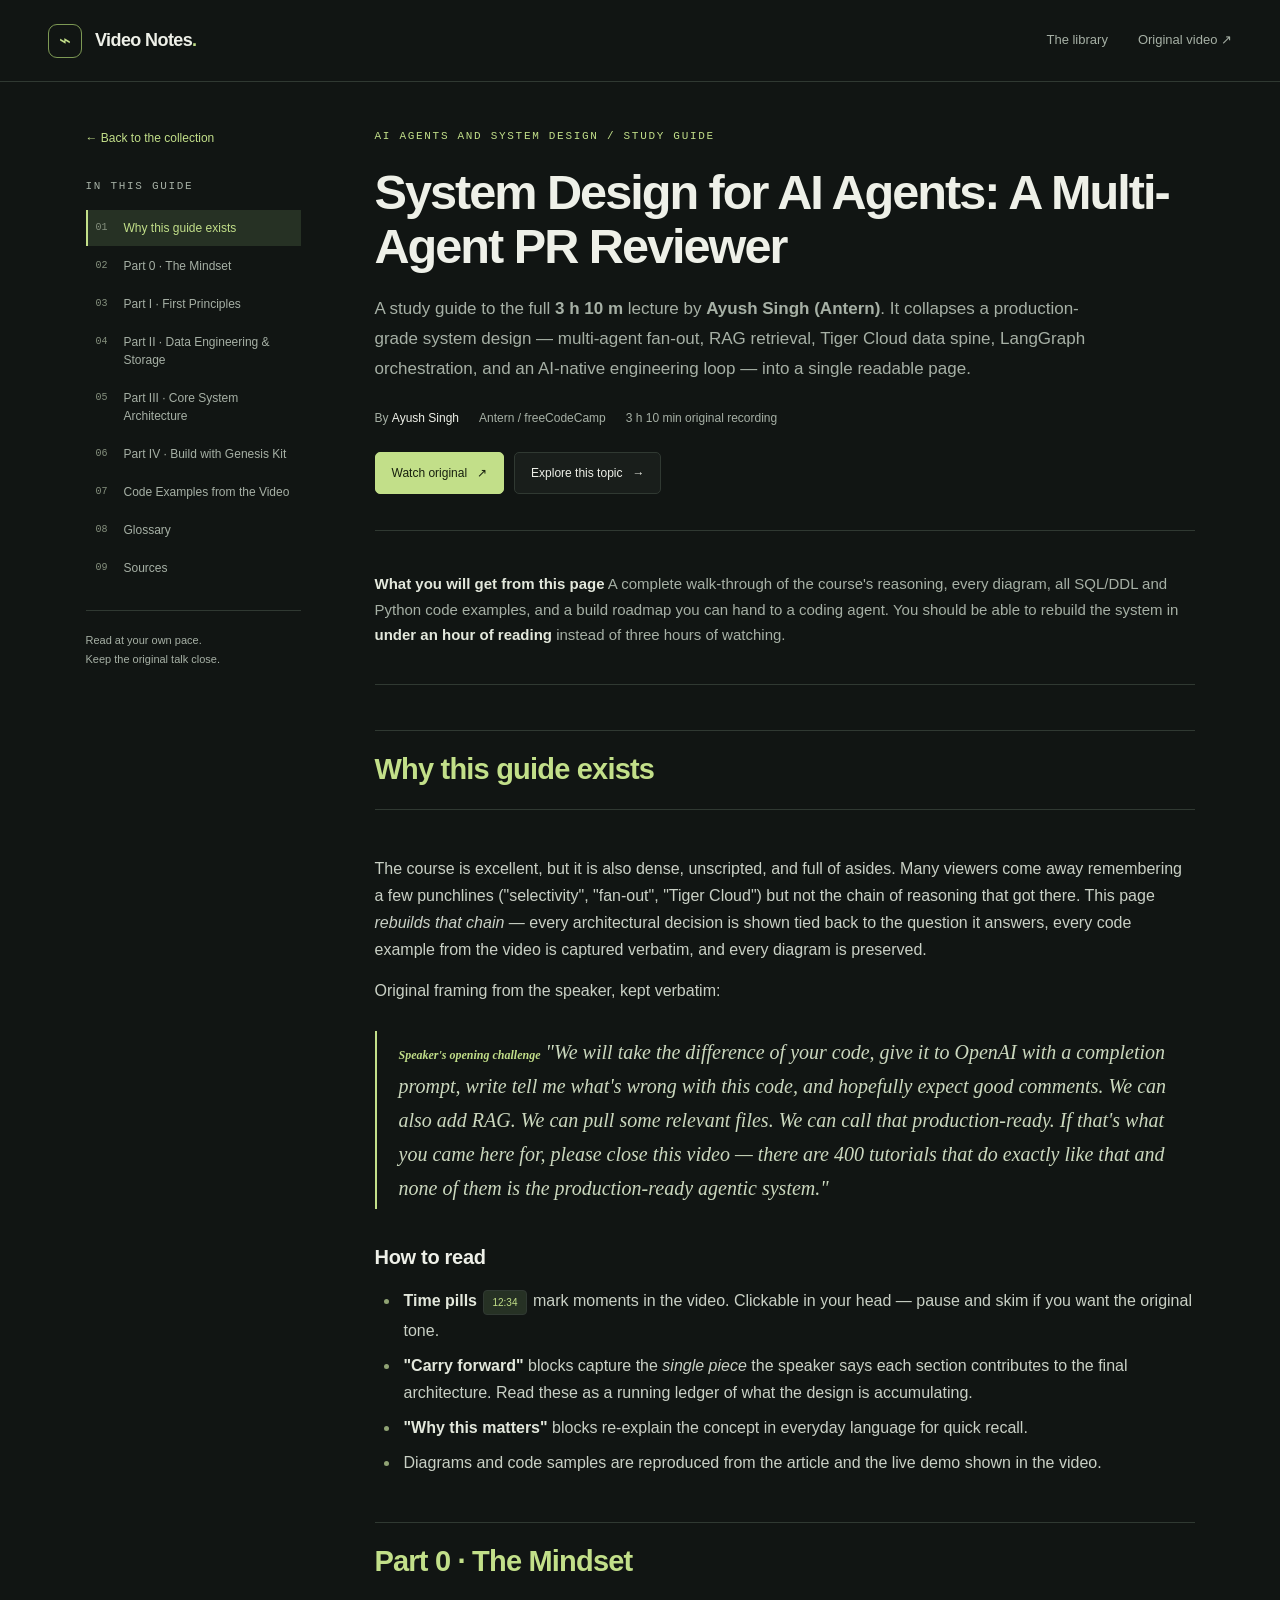
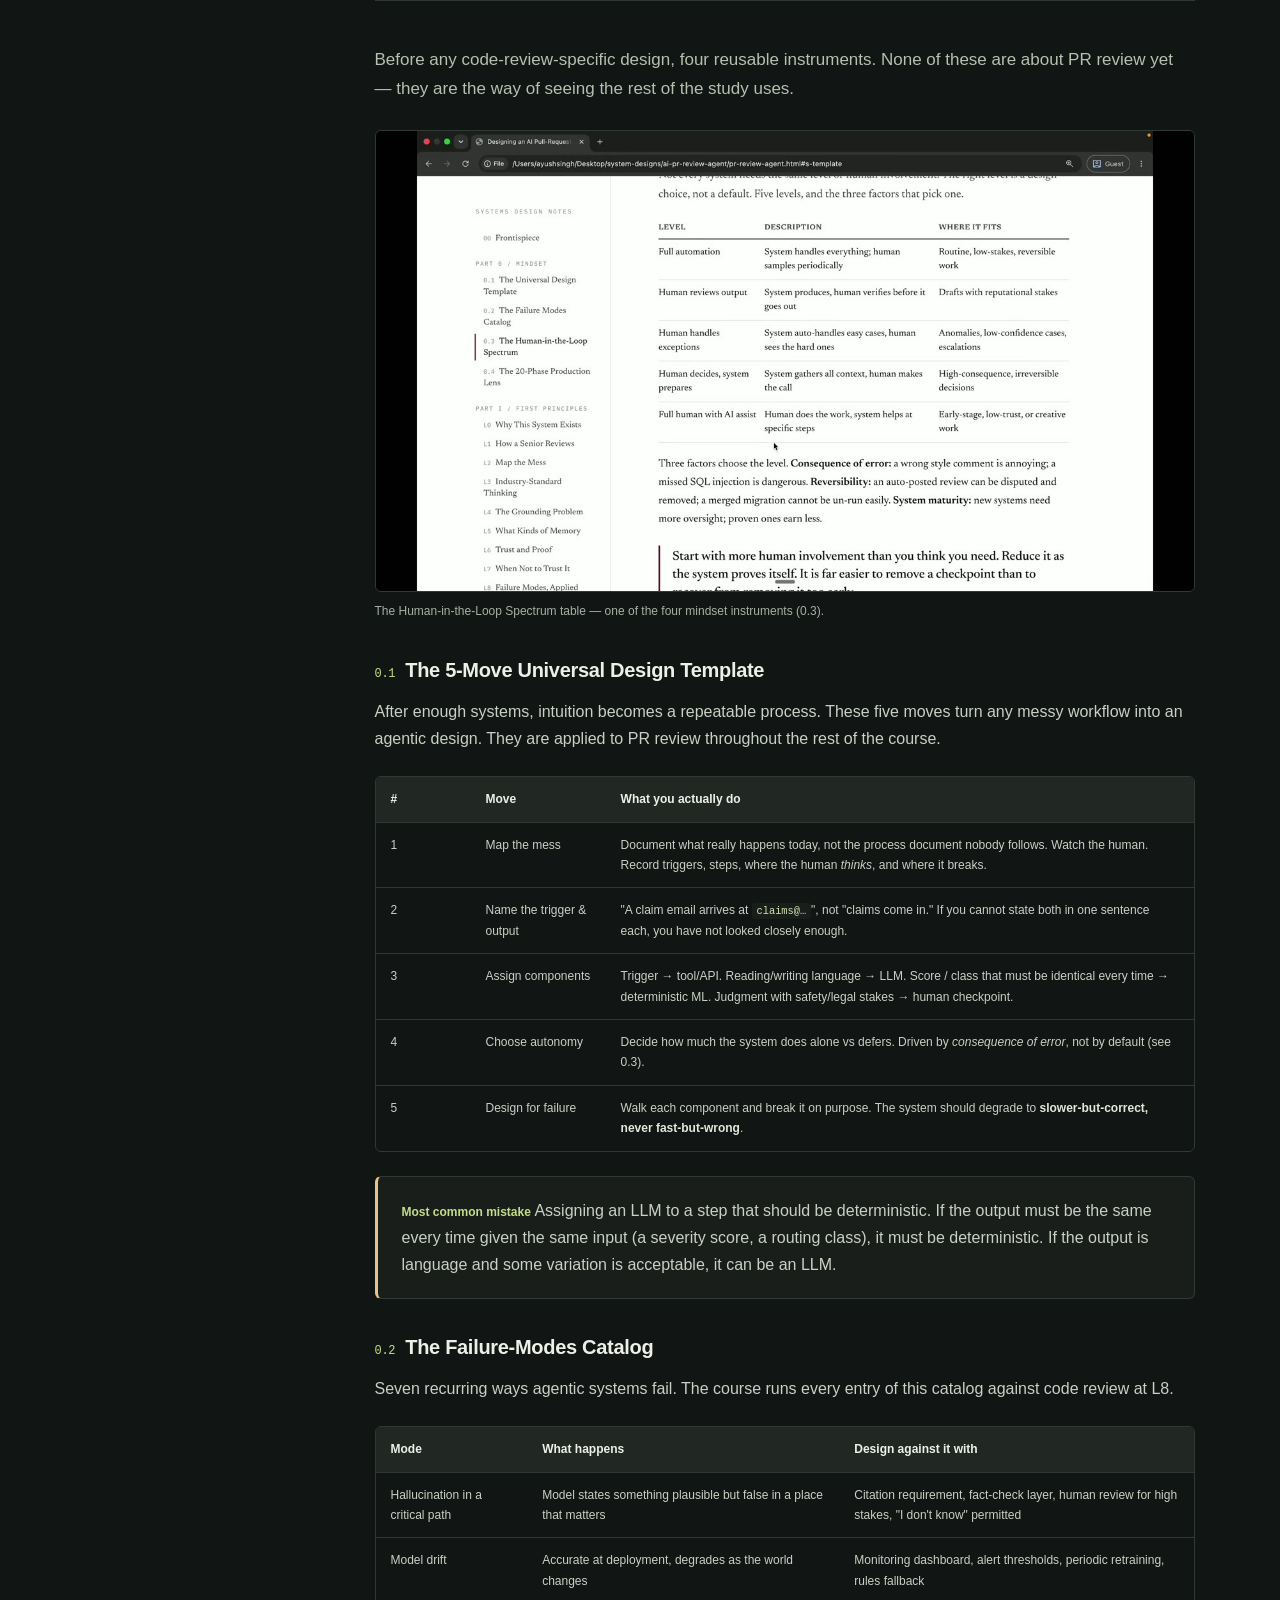
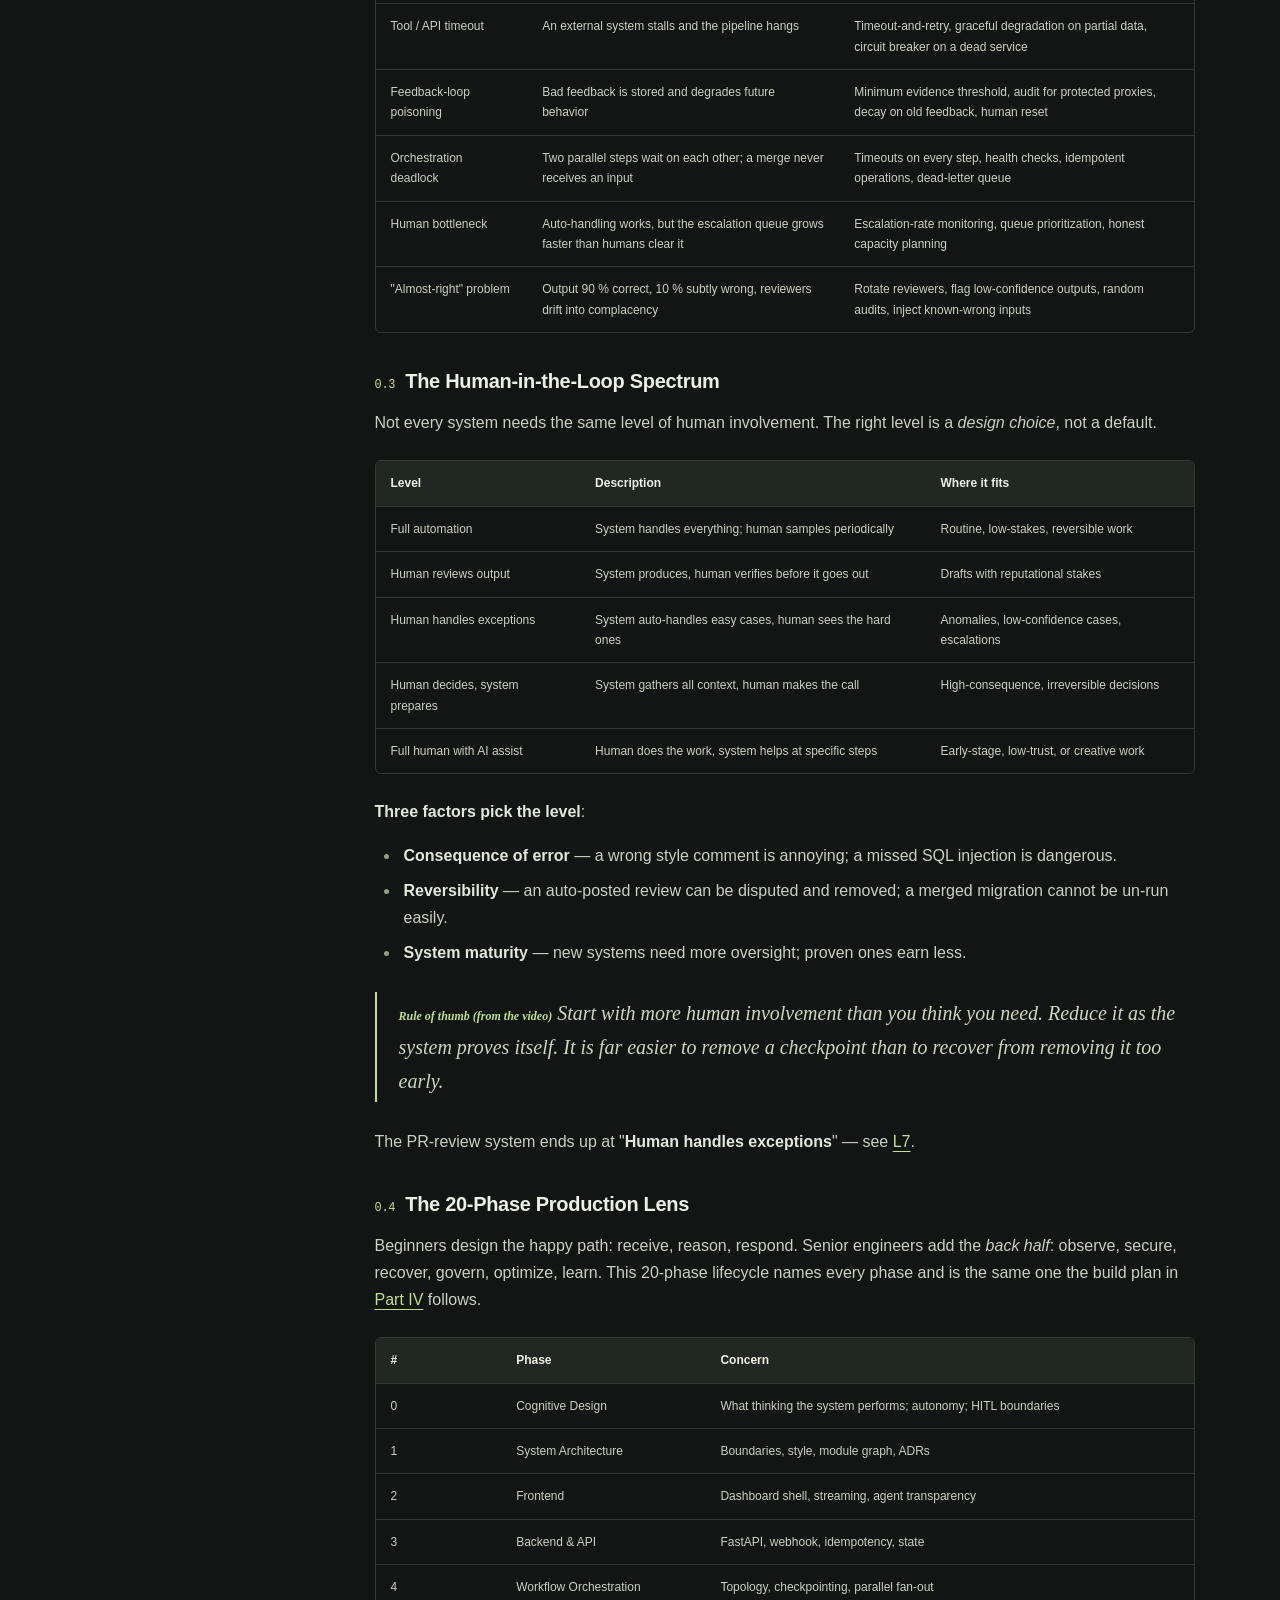
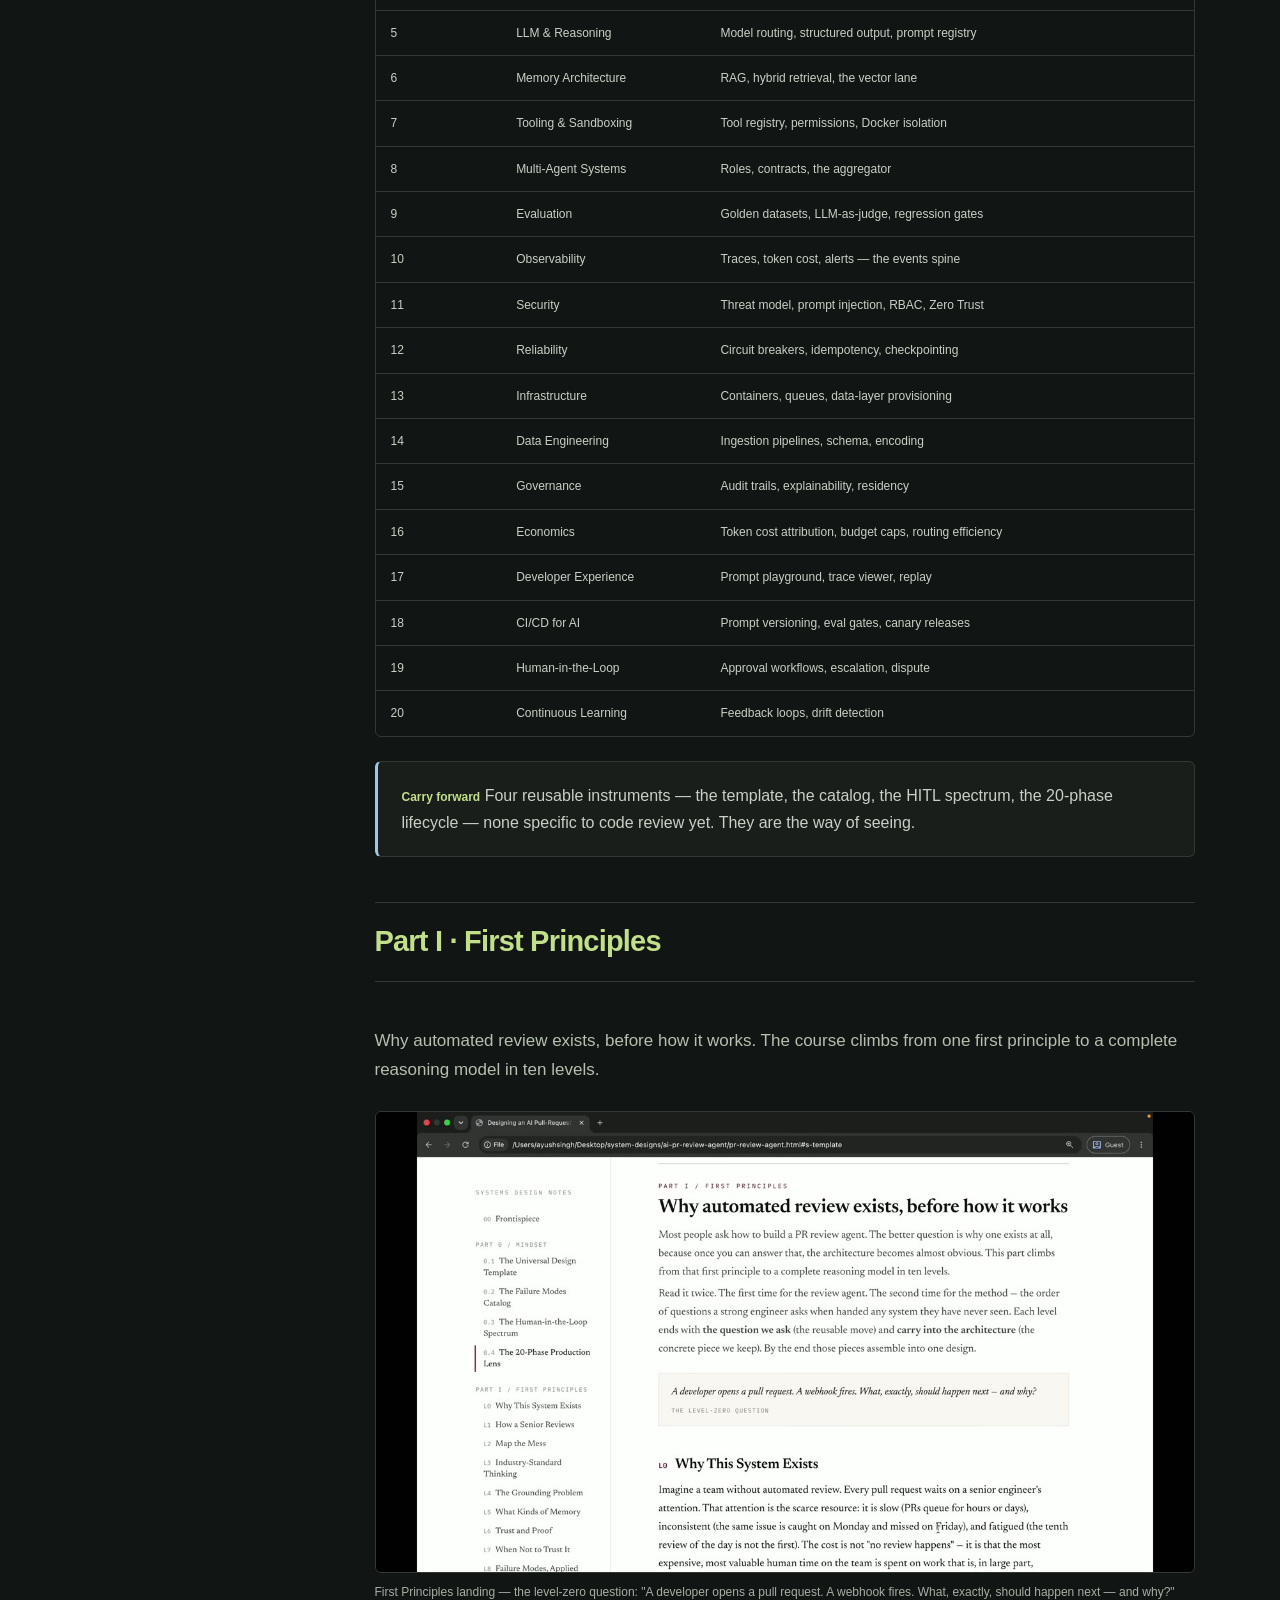
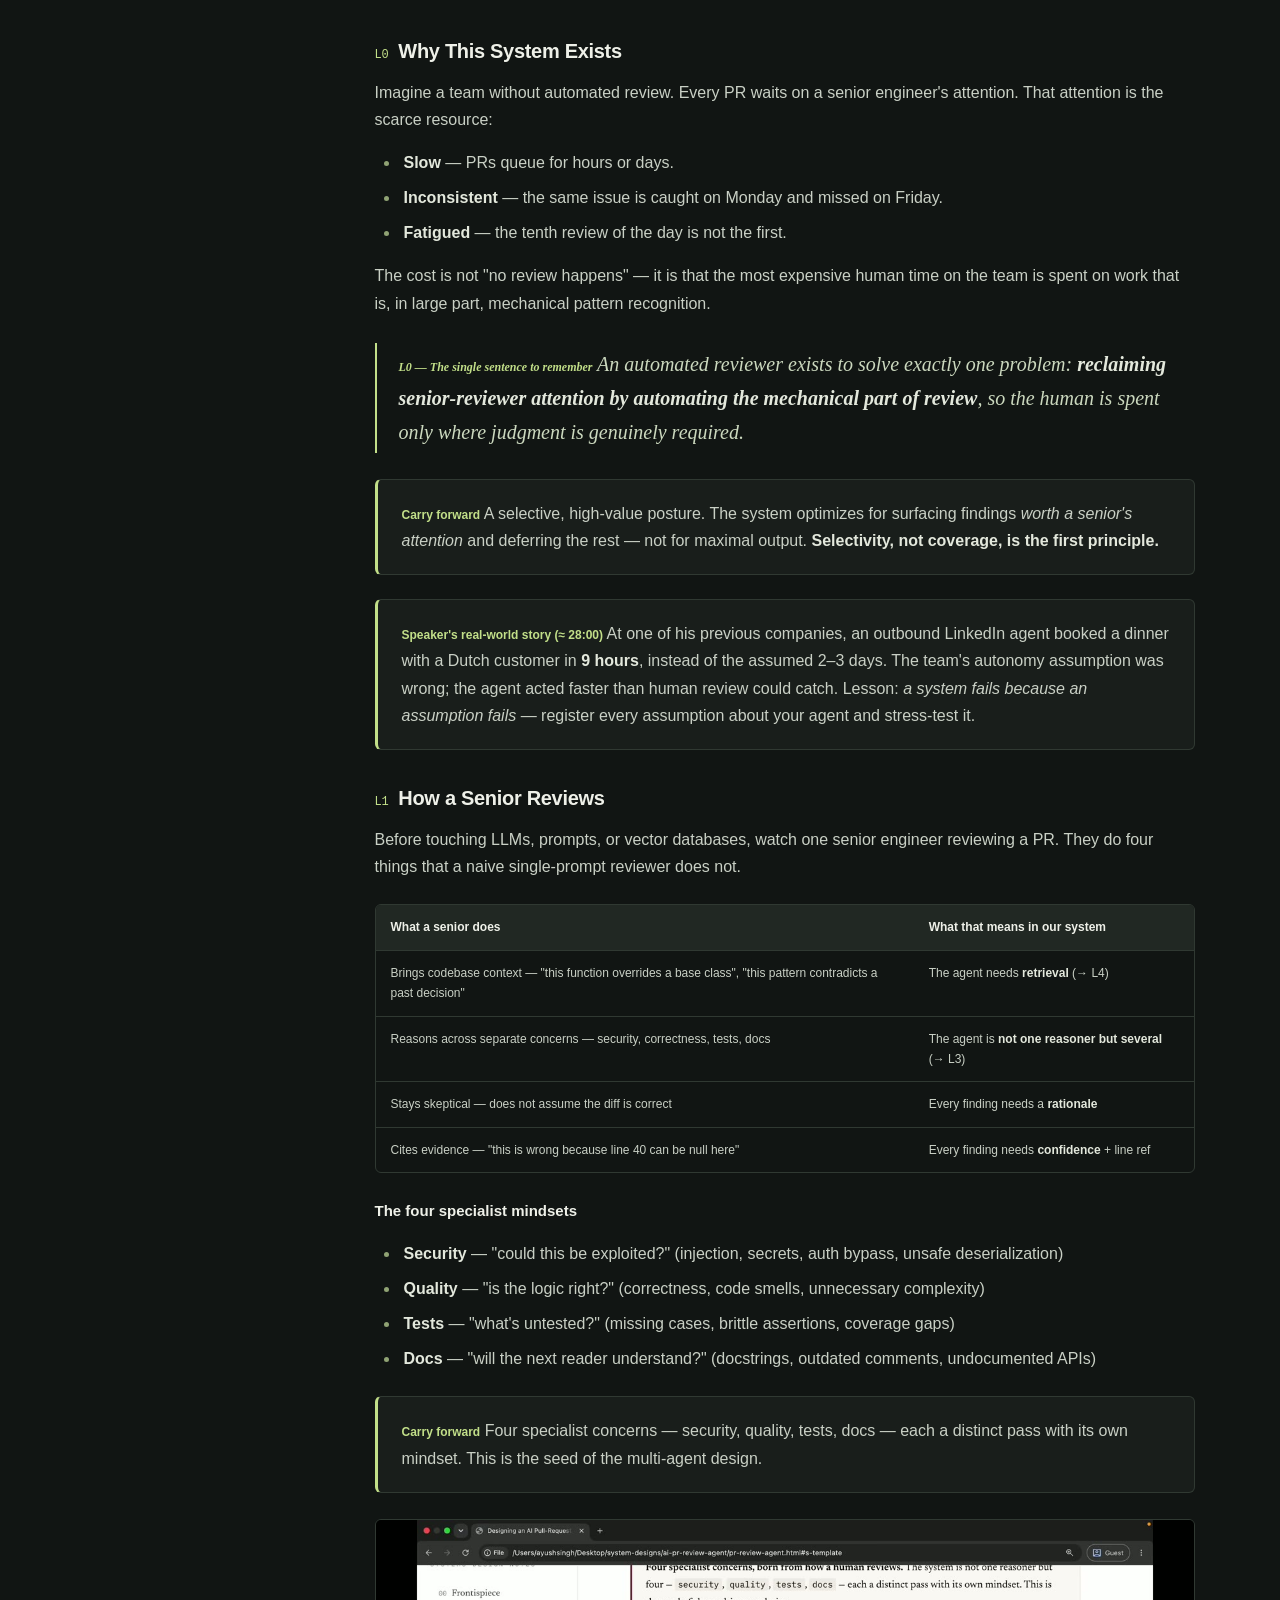
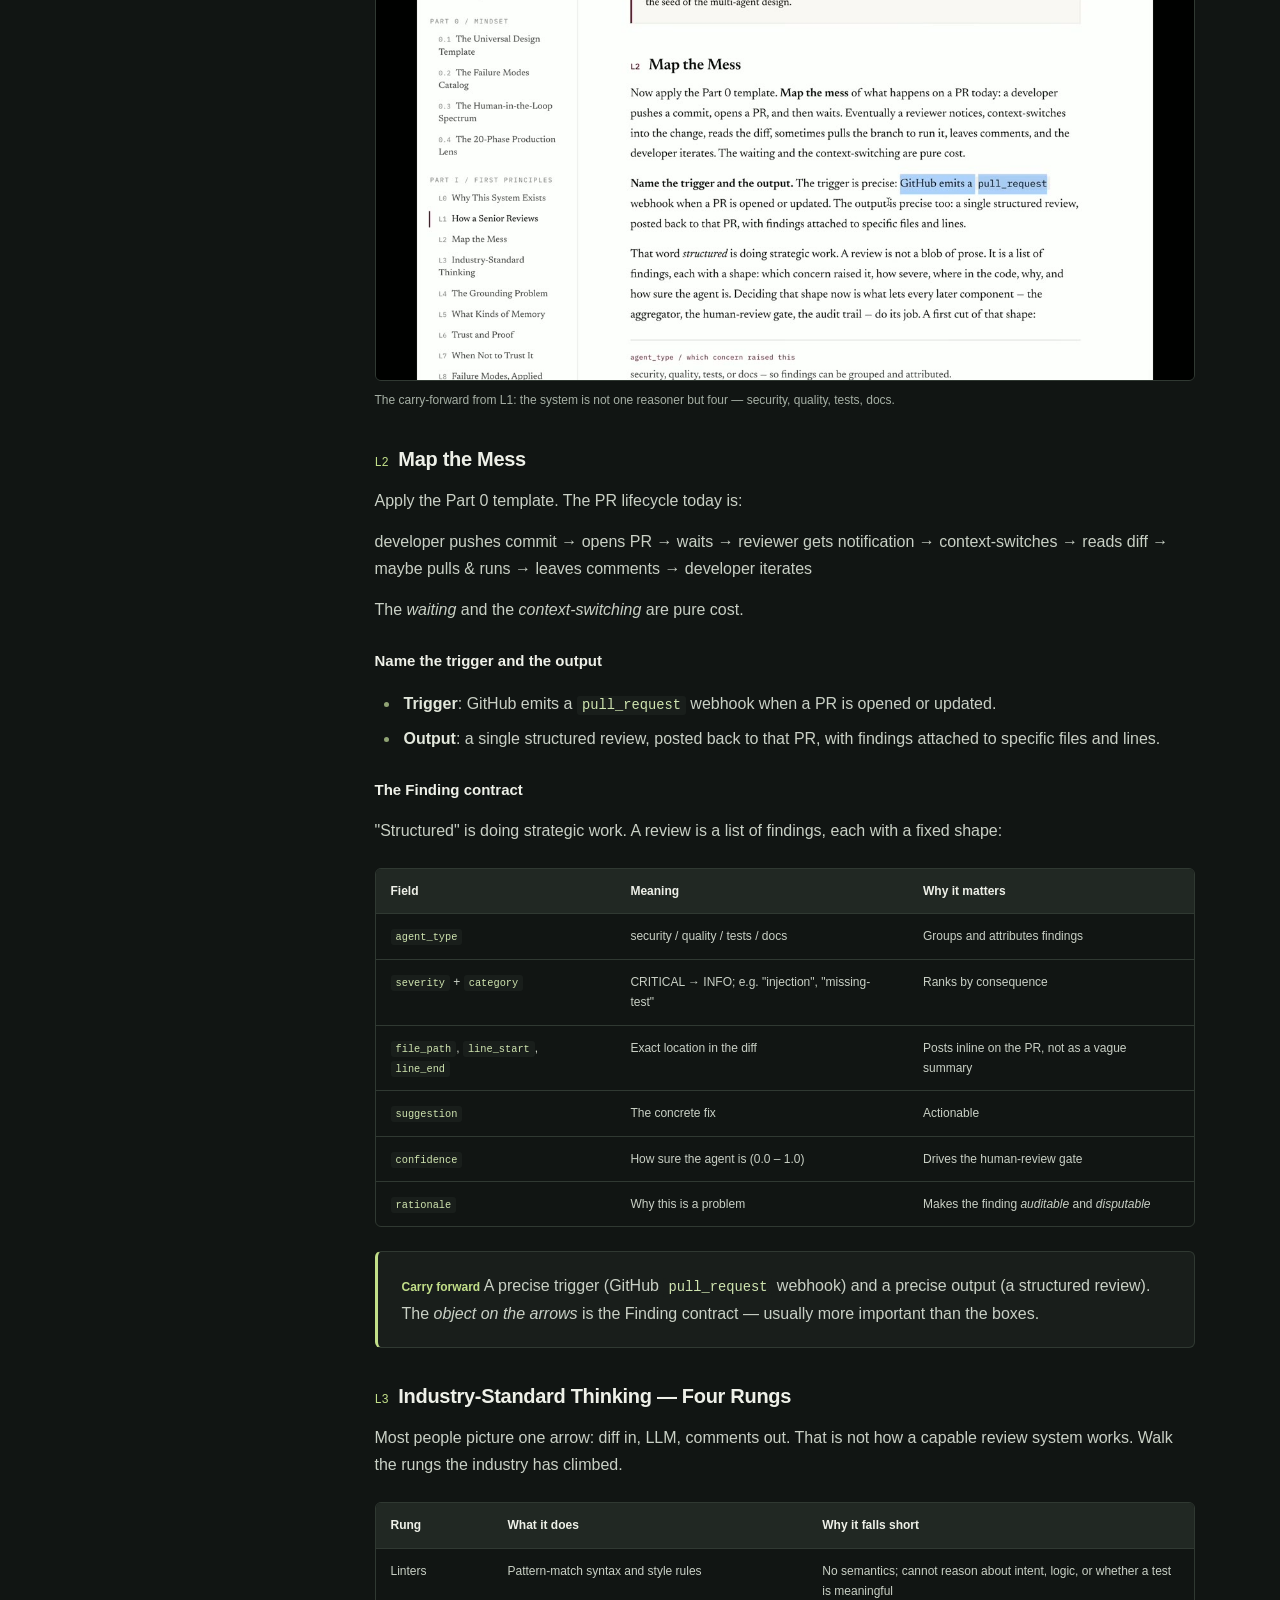
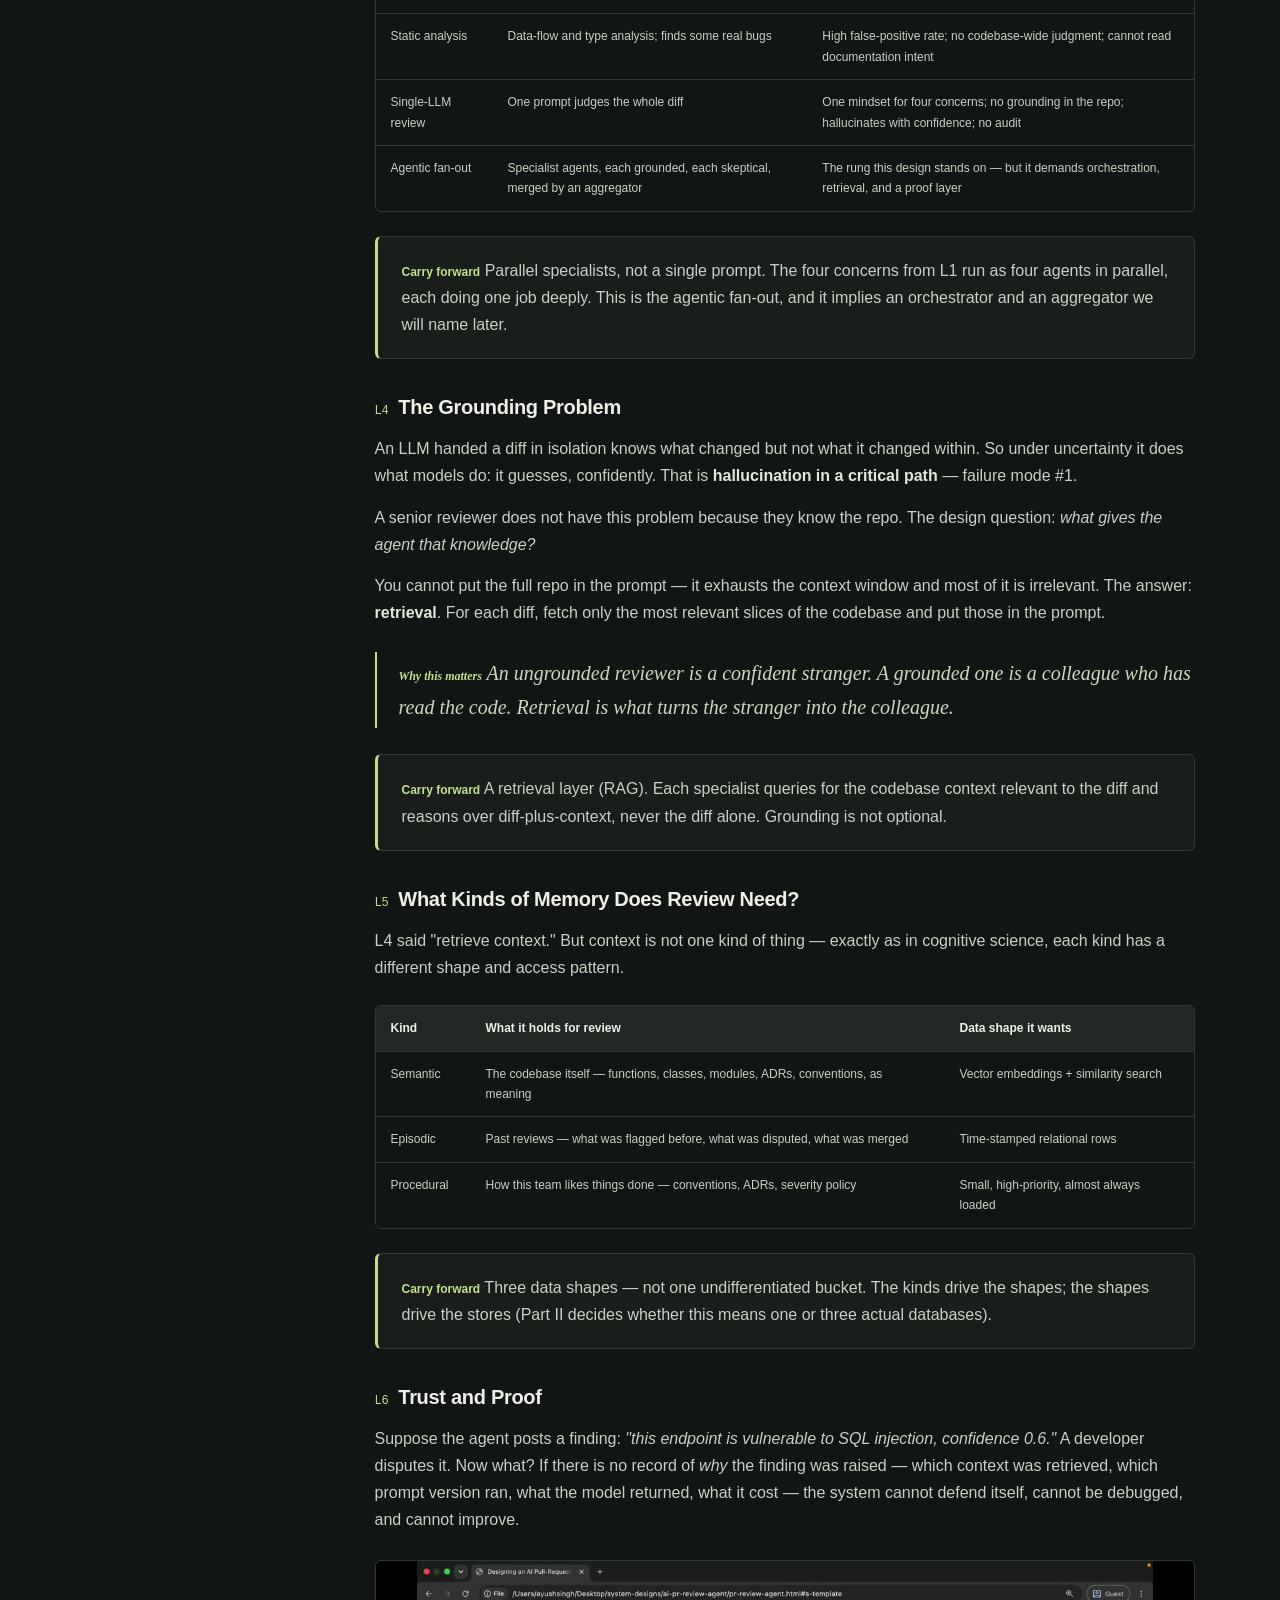
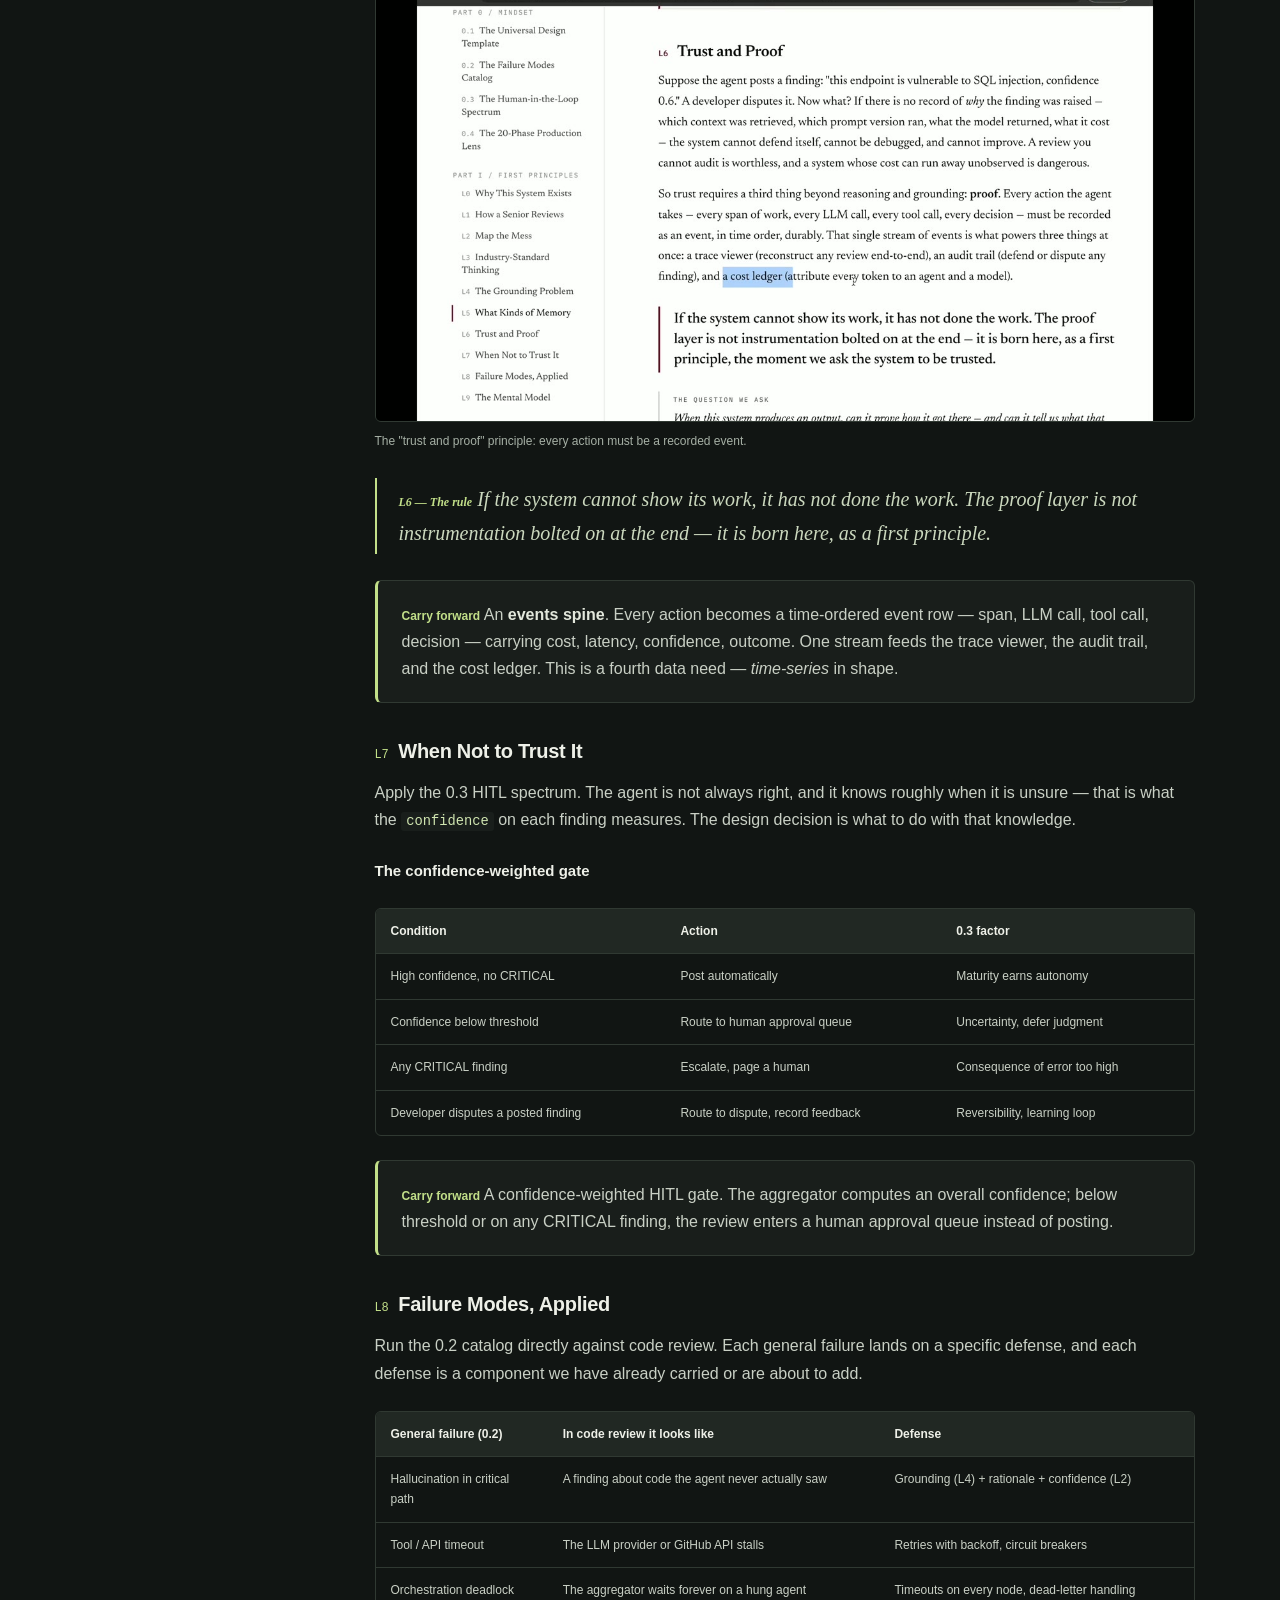
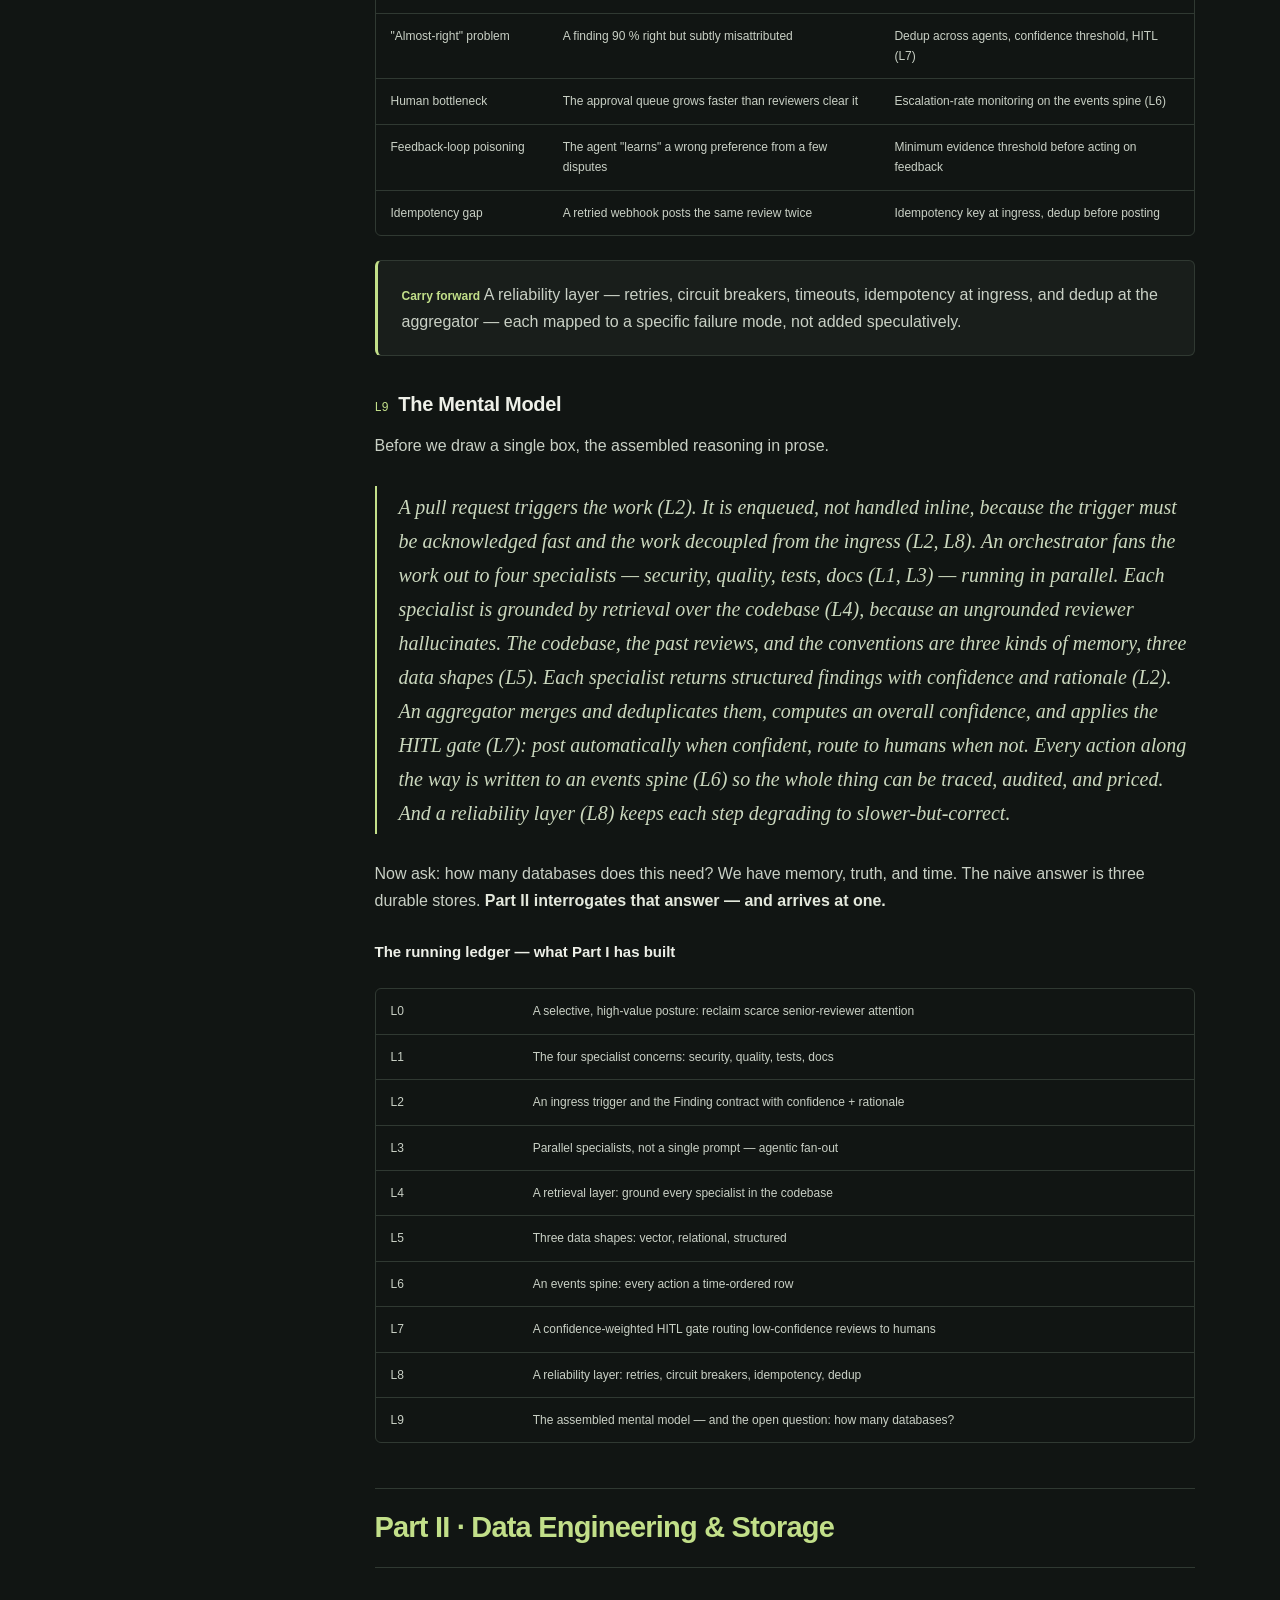
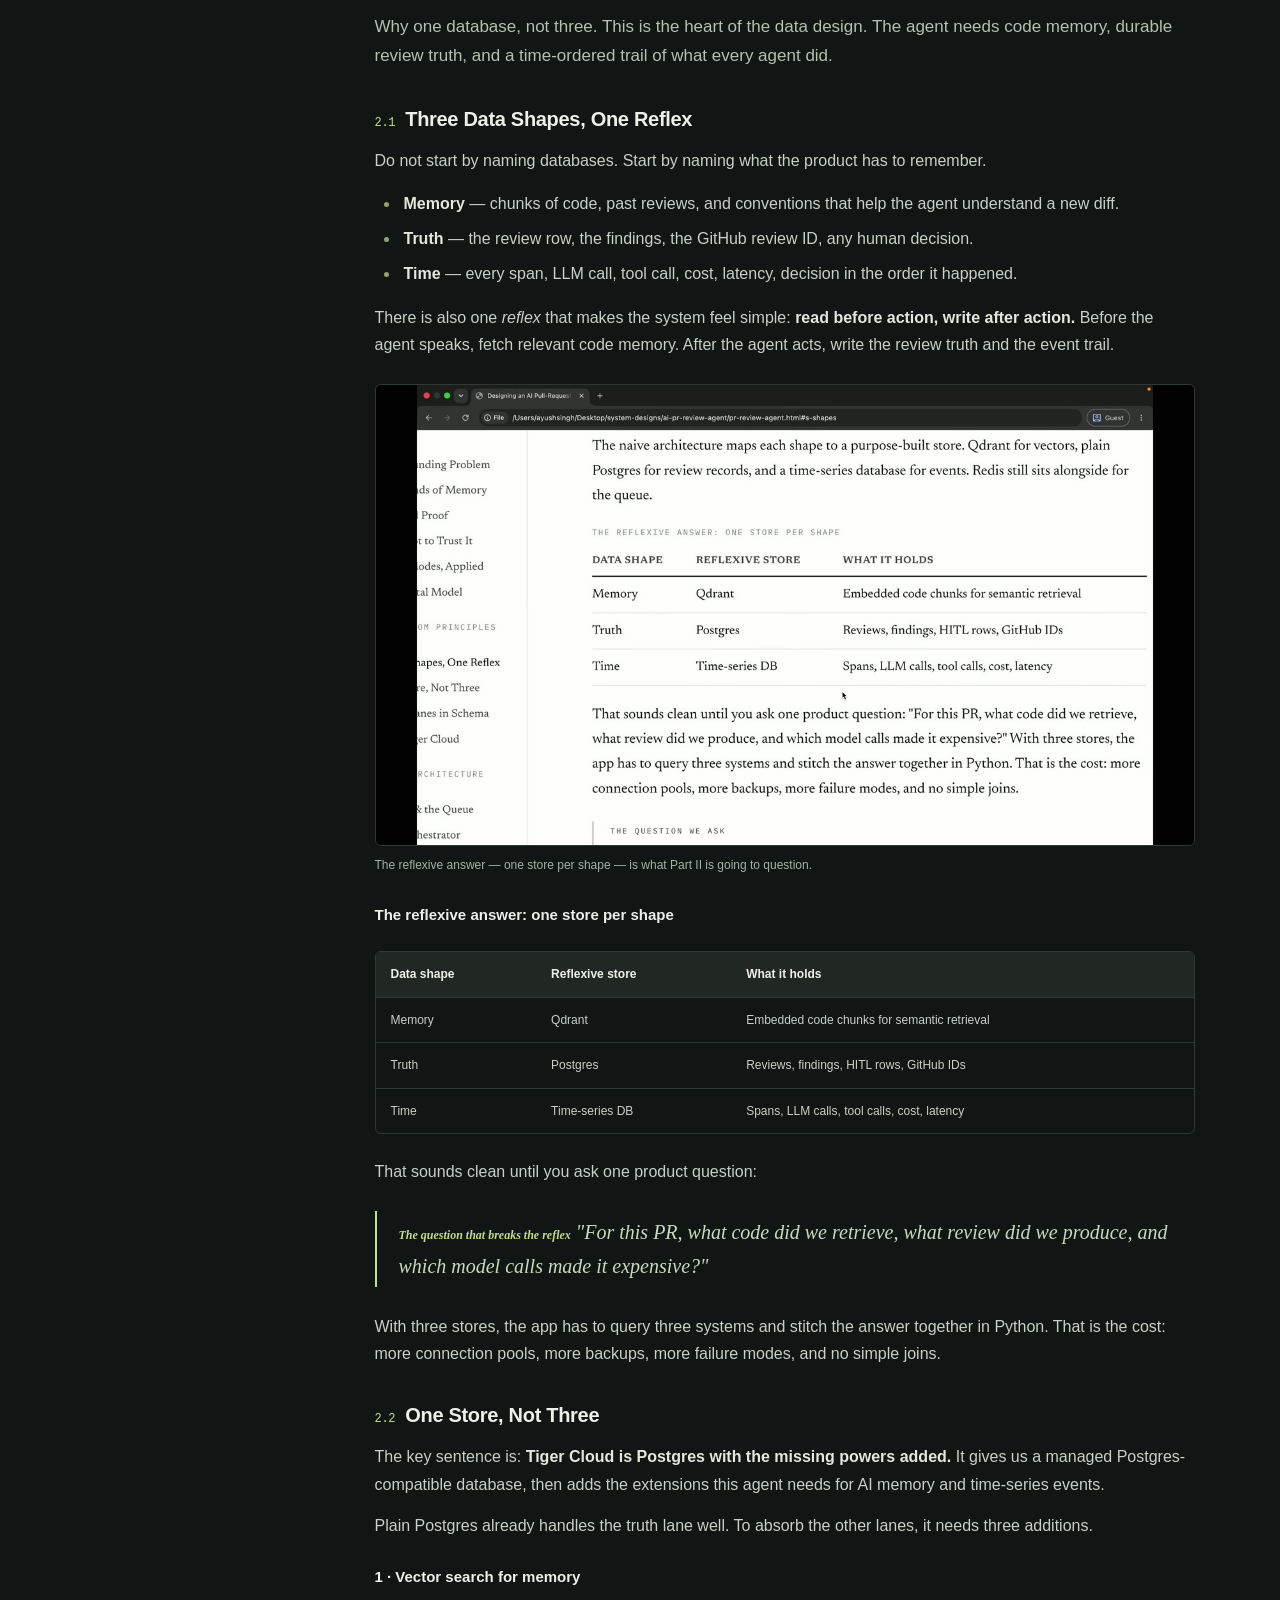
<file: System_Design_for_AI_Agents_Building_a_Multi_Agent_PR_Reviewer/LEARN.html>
<!doctype html>
<html lang="en">
<head>
<meta charset="utf-8"><meta name="viewport" content="width=device-width, initial-scale=1">
<meta name="description" content="Design a production PR review agent from first principles, covering specialist agents, grounded retrieval, orchestration, and an observable data spine."><meta name="theme-color" content="#111513">
<title>System Design for AI Agents: A Multi-Agent PR Reviewer — Video Notes</title>
<link rel="icon" href="../assets/favicon.svg" type="image/svg+xml"><link rel="stylesheet" href="../assets/site.css">
<script src="../assets/site.js" defer></script>
</head>
<body class="guide-page" id="top">
<a class="skip-link" href="#study-guide">Skip to the study guide</a><div class="reading-progress" aria-hidden="true"></div>
<header class="site-bar"><div class="site-bar-inner">
<a class="site-brand" href="../index.html" aria-label="Video Notes home"><span class="brand-mark" aria-hidden="true">⌁</span><span>Video Notes<span class="brand-dot">.</span></span></a>
<nav class="site-nav" aria-label="Site navigation"><a href="../index.html#library">The library</a><a href="https://www.youtube.com/watch?v=iqRcGCah0Kw">Original video ↗</a></nav>
</div></header>
<div class="guide-layout">
<aside class="guide-sidebar"><a class="back-library" href="../index.html#ai-agents-and-system-design">← Back to the collection</a><span class="section-label">In this guide</span>
<nav class="guide-toc" aria-label="Chapters"><a href="#why"><span>01</span><span>Why this guide exists</span></a><a href="#part1"><span>02</span><span>Part 0 · The Mindset</span></a><a href="#part2"><span>03</span><span>Part I · First Principles</span></a><a href="#part3"><span>04</span><span>Part II · Data Engineering &amp; Storage</span></a><a href="#part4"><span>05</span><span>Part III · Core System Architecture</span></a><a href="#part5"><span>06</span><span>Part IV · Build with Genesis Kit</span></a><a href="#code"><span>07</span><span>Code Examples from the Video</span></a><a href="#glossary"><span>08</span><span>Glossary</span></a><a href="#sources"><span>09</span><span>Sources</span></a></nav><p class="sidebar-note">Read at your own pace.<br>Keep the original talk close.</p></aside>
<main class="guide-main" id="study-guide">
<header class="guide-hero"><span class="eyebrow">AI agents and system design / Study guide</span>
<h1>System Design for AI Agents: A Multi-Agent PR Reviewer</h1><p class="guide-description">
      A study guide to the full <strong>3 h 10 m</strong> lecture by <strong>Ayush Singh (Antern)</strong>.
      It collapses a production-grade system design — multi-agent fan-out, RAG retrieval, Tiger Cloud data spine,
      LangGraph orchestration, and an AI-native engineering loop — into a single readable page.
    </p>
<div class="guide-meta"><span>By <strong>Ayush Singh</strong></span><span>Antern / freeCodeCamp</span><span>3 h 10 min original recording</span></div>
<div class="guide-actions"><a class="button primary" href="https://www.youtube.com/watch?v=iqRcGCah0Kw">Watch original <span aria-hidden="true">↗</span></a><a class="button" href="../index.html#ai-agents-and-system-design">Explore this topic <span aria-hidden="true">→</span></a></div>
</header>
<details class="mobile-contents"><summary>Contents · 9 sections</summary><nav class="guide-toc" aria-label="Chapters on mobile"><a href="#why"><span>01</span><span>Why this guide exists</span></a><a href="#part1"><span>02</span><span>Part 0 · The Mindset</span></a><a href="#part2"><span>03</span><span>Part I · First Principles</span></a><a href="#part3"><span>04</span><span>Part II · Data Engineering &amp; Storage</span></a><a href="#part4"><span>05</span><span>Part III · Core System Architecture</span></a><a href="#part5"><span>06</span><span>Part IV · Build with Genesis Kit</span></a><a href="#code"><span>07</span><span>Code Examples from the Video</span></a><a href="#glossary"><span>08</span><span>Glossary</span></a><a href="#sources"><span>09</span><span>Sources</span></a></nav></details>
<div class="guide-content">

  <!-- ============== HERO ============== -->
  

  <section class="meta">
    <strong>What you will get from this page</strong>
    A complete walk-through of the course's reasoning, every diagram, all SQL/DDL and Python code examples,
    and a build roadmap you can hand to a coding agent. You should be able to rebuild the system in
    <strong>under an hour of reading</strong> instead of three hours of watching.
  </section>

  <!-- ============== WHY ============== -->
  <h2 id="why" class="part-title">Why this guide exists</h2>
  <p>
    The course is excellent, but it is also dense, unscripted, and full of asides. Many viewers come away
    remembering a few punchlines ("selectivity", "fan-out", "Tiger Cloud") but not the chain of reasoning that
    got there. This page <em>rebuilds that chain</em> — every architectural decision is shown tied back to the
    question it answers, every code example from the video is captured verbatim, and every diagram is preserved.
  </p>

  <p>Original framing from the speaker, kept verbatim:</p>
  <blockquote class="principle">
    <span class="lbl">Speaker's opening challenge</span>
    "We will take the difference of your code, give it to OpenAI with a completion prompt, write
    <em>tell me what's wrong with this code</em>, and hopefully expect good comments. We can also add RAG.
    We can pull some relevant files. We can call that <em>production-ready</em>. If that's what you came here for,
    please close this video — there are 400 tutorials that do exactly like that and none of them is the
    production-ready agentic system."
  </blockquote>

  <h3 id="howtoread">How to read</h3>
  <ul>
    <li><strong>Time pills</strong> <span class="timepill">12:34</span> mark moments in the video. Clickable in your head — pause and skim if you want the original tone.</li>
    <li><strong>"Carry forward"</strong> blocks capture the <em>single piece</em> the speaker says each section contributes to the final architecture. Read these as a running ledger of what the design is accumulating.</li>
    <li><strong>"Why this matters"</strong> blocks re-explain the concept in everyday language for quick recall.</li>
    <li>Diagrams and code samples are reproduced from the article and the live demo shown in the video.</li>
  </ul>

  <!-- ============== PART 0 ============== -->
  <h2 id="part1" class="part-title">Part 0 · The Mindset</h2>
  <p class="lede">Before any code-review-specific design, four reusable instruments. None of these are about PR review yet — they are the way of seeing the rest of the study uses.</p>

  <figure>
    <img loading="lazy" decoding="async" src="assets/screenshots/t1700.jpg" alt="The Human-in-the-Loop Spectrum table from the companion article.">
    <figcaption>The Human-in-the-Loop Spectrum table — one of the four mindset instruments (0.3).</figcaption>
  </figure>

  <h3 id="p0-template"><span class="sec-num">0.1</span>The 5-Move Universal Design Template</h3>
  <p>After enough systems, intuition becomes a repeatable process. These five moves turn any messy workflow into an agentic design. They are applied to PR review throughout the rest of the course.</p>

  <div class="table-scroll" tabindex="0" role="region" aria-label="Scrollable comparison table"><table>
    <thead><tr><th>#</th><th>Move</th><th>What you actually do</th></tr></thead>
    <tbody>
      <tr><td>1</td><td>Map the mess</td><td>Document what really happens today, not the process document nobody follows. Watch the human. Record triggers, steps, where the human <em>thinks</em>, and where it breaks.</td></tr>
      <tr><td>2</td><td>Name the trigger &amp; output</td><td>"A claim email arrives at <code>claims@…</code>", not "claims come in." If you cannot state both in one sentence each, you have not looked closely enough.</td></tr>
      <tr><td>3</td><td>Assign components</td><td>Trigger → tool/API. Reading/writing language → LLM. Score / class that must be identical every time → deterministic ML. Judgment with safety/legal stakes → human checkpoint.</td></tr>
      <tr><td>4</td><td>Choose autonomy</td><td>Decide how much the system does alone vs defers. Driven by <em>consequence of error</em>, not by default (see 0.3).</td></tr>
      <tr><td>5</td><td>Design for failure</td><td>Walk each component and break it on purpose. The system should degrade to <strong>slower-but-correct, never fast-but-wrong</strong>.</td></tr>
    </tbody>
  </table></div>

  <div class="callout warn">
    <span class="lbl">Most common mistake</span>
    Assigning an LLM to a step that should be deterministic. If the output must be the same every time given the
    same input (a severity score, a routing class), it must be deterministic. If the output is language and some
    variation is acceptable, it can be an LLM.
  </div>

  <h3 id="p0-failure"><span class="sec-num">0.2</span>The Failure-Modes Catalog</h3>
  <p>Seven recurring ways agentic systems fail. The course runs every entry of this catalog against code review at L8.</p>

  <div class="table-scroll" tabindex="0" role="region" aria-label="Scrollable comparison table"><table>
    <thead><tr><th>Mode</th><th>What happens</th><th>Design against it with</th></tr></thead>
    <tbody>
      <tr><td>Hallucination in a critical path</td><td>Model states something plausible but false in a place that matters</td><td>Citation requirement, fact-check layer, human review for high stakes, "I don't know" permitted</td></tr>
      <tr><td>Model drift</td><td>Accurate at deployment, degrades as the world changes</td><td>Monitoring dashboard, alert thresholds, periodic retraining, rules fallback</td></tr>
      <tr><td>Tool / API timeout</td><td>An external system stalls and the pipeline hangs</td><td>Timeout-and-retry, graceful degradation on partial data, circuit breaker on a dead service</td></tr>
      <tr><td>Feedback-loop poisoning</td><td>Bad feedback is stored and degrades future behavior</td><td>Minimum evidence threshold, audit for protected proxies, decay on old feedback, human reset</td></tr>
      <tr><td>Orchestration deadlock</td><td>Two parallel steps wait on each other; a merge never receives an input</td><td>Timeouts on every step, health checks, idempotent operations, dead-letter queue</td></tr>
      <tr><td>Human bottleneck</td><td>Auto-handling works, but the escalation queue grows faster than humans clear it</td><td>Escalation-rate monitoring, queue prioritization, honest capacity planning</td></tr>
      <tr><td>"Almost-right" problem</td><td>Output 90 % correct, 10 % subtly wrong, reviewers drift into complacency</td><td>Rotate reviewers, flag low-confidence outputs, random audits, inject known-wrong inputs</td></tr>
    </tbody>
  </table></div>

  <h3 id="p0-hitl"><span class="sec-num">0.3</span>The Human-in-the-Loop Spectrum</h3>
  <p>Not every system needs the same level of human involvement. The right level is a <em>design choice</em>, not a default.</p>

  <div class="table-scroll" tabindex="0" role="region" aria-label="Scrollable comparison table"><table>
    <thead><tr><th>Level</th><th>Description</th><th>Where it fits</th></tr></thead>
    <tbody>
      <tr><td>Full automation</td><td>System handles everything; human samples periodically</td><td>Routine, low-stakes, reversible work</td></tr>
      <tr><td>Human reviews output</td><td>System produces, human verifies before it goes out</td><td>Drafts with reputational stakes</td></tr>
      <tr><td>Human handles exceptions</td><td>System auto-handles easy cases, human sees the hard ones</td><td>Anomalies, low-confidence cases, escalations</td></tr>
      <tr><td>Human decides, system prepares</td><td>System gathers all context, human makes the call</td><td>High-consequence, irreversible decisions</td></tr>
      <tr><td>Full human with AI assist</td><td>Human does the work, system helps at specific steps</td><td>Early-stage, low-trust, or creative work</td></tr>
    </tbody>
  </table></div>

  <p><strong>Three factors pick the level</strong>:</p>
  <ul>
    <li><strong>Consequence of error</strong> — a wrong style comment is annoying; a missed SQL injection is dangerous.</li>
    <li><strong>Reversibility</strong> — an auto-posted review can be disputed and removed; a merged migration cannot be un-run easily.</li>
    <li><strong>System maturity</strong> — new systems need more oversight; proven ones earn less.</li>
  </ul>

  <blockquote class="principle">
    <span class="lbl">Rule of thumb (from the video)</span>
    Start with more human involvement than you think you need. Reduce it as the system proves itself.
    It is far easier to remove a checkpoint than to recover from removing it too early.
  </blockquote>

  <p>The PR-review system ends up at "<strong>Human handles exceptions</strong>" — see <a href="#L7">L7</a>.</p>

  <h3 id="p0-20phase"><span class="sec-num">0.4</span>The 20-Phase Production Lens</h3>
  <p>Beginners design the happy path: receive, reason, respond. Senior engineers add the <em>back half</em>: observe, secure, recover, govern, optimize, learn. This 20-phase lifecycle names every phase and is the same one the build plan in <a href="#roadmap">Part IV</a> follows.</p>

  <div class="table-scroll" tabindex="0" role="region" aria-label="Scrollable comparison table"><table>
    <thead><tr><th>#</th><th>Phase</th><th>Concern</th></tr></thead>
    <tbody>
      <tr><td>0</td><td>Cognitive Design</td><td>What thinking the system performs; autonomy; HITL boundaries</td></tr>
      <tr><td>1</td><td>System Architecture</td><td>Boundaries, style, module graph, ADRs</td></tr>
      <tr><td>2</td><td>Frontend</td><td>Dashboard shell, streaming, agent transparency</td></tr>
      <tr><td>3</td><td>Backend &amp; API</td><td>FastAPI, webhook, idempotency, state</td></tr>
      <tr><td>4</td><td>Workflow Orchestration</td><td>Topology, checkpointing, parallel fan-out</td></tr>
      <tr><td>5</td><td>LLM &amp; Reasoning</td><td>Model routing, structured output, prompt registry</td></tr>
      <tr><td>6</td><td>Memory Architecture</td><td>RAG, hybrid retrieval, the vector lane</td></tr>
      <tr><td>7</td><td>Tooling &amp; Sandboxing</td><td>Tool registry, permissions, Docker isolation</td></tr>
      <tr><td>8</td><td>Multi-Agent Systems</td><td>Roles, contracts, the aggregator</td></tr>
      <tr><td>9</td><td>Evaluation</td><td>Golden datasets, LLM-as-judge, regression gates</td></tr>
      <tr><td>10</td><td>Observability</td><td>Traces, token cost, alerts — the events spine</td></tr>
      <tr><td>11</td><td>Security</td><td>Threat model, prompt injection, RBAC, Zero Trust</td></tr>
      <tr><td>12</td><td>Reliability</td><td>Circuit breakers, idempotency, checkpointing</td></tr>
      <tr><td>13</td><td>Infrastructure</td><td>Containers, queues, data-layer provisioning</td></tr>
      <tr><td>14</td><td>Data Engineering</td><td>Ingestion pipelines, schema, encoding</td></tr>
      <tr><td>15</td><td>Governance</td><td>Audit trails, explainability, residency</td></tr>
      <tr><td>16</td><td>Economics</td><td>Token cost attribution, budget caps, routing efficiency</td></tr>
      <tr><td>17</td><td>Developer Experience</td><td>Prompt playground, trace viewer, replay</td></tr>
      <tr><td>18</td><td>CI/CD for AI</td><td>Prompt versioning, eval gates, canary releases</td></tr>
      <tr><td>19</td><td>Human-in-the-Loop</td><td>Approval workflows, escalation, dispute</td></tr>
      <tr><td>20</td><td>Continuous Learning</td><td>Feedback loops, drift detection</td></tr>
    </tbody>
  </table></div>

  <div class="callout tip">
    <span class="lbl">Carry forward</span>
    Four reusable instruments — the template, the catalog, the HITL spectrum, the 20-phase lifecycle — none
    specific to code review yet. They are the way of seeing.
  </div>

  <!-- ============== PART I ============== -->
  <h2 id="part2" class="part-title">Part I · First Principles</h2>
  <p class="lede">Why automated review exists, before how it works. The course climbs from one first principle to a complete reasoning model in ten levels.</p>

  <figure>
    <img loading="lazy" decoding="async" src="assets/screenshots/t2050.jpg" alt="First Principles landing page from the companion article.">
    <figcaption>First Principles landing — the level-zero question: "A developer opens a pull request. A webhook fires. What, exactly, should happen next — and why?"</figcaption>
  </figure>

  <h3 id="L0"><span class="sec-num">L0</span>Why This System Exists</h3>
  <p>Imagine a team without automated review. Every PR waits on a senior engineer's attention. That attention is the scarce resource:</p>
  <ul>
    <li><strong>Slow</strong> — PRs queue for hours or days.</li>
    <li><strong>Inconsistent</strong> — the same issue is caught on Monday and missed on Friday.</li>
    <li><strong>Fatigued</strong> — the tenth review of the day is not the first.</li>
  </ul>
  <p>The cost is not "no review happens" — it is that the most expensive human time on the team is spent on work that is, in large part, mechanical pattern recognition.</p>

  <blockquote class="principle">
    <span class="lbl">L0 — The single sentence to remember</span>
    An automated reviewer exists to solve exactly one problem: <strong>reclaiming senior-reviewer attention by
    automating the mechanical part of review</strong>, so the human is spent only where judgment is genuinely required.
  </blockquote>

  <div class="callout">
    <span class="lbl">Carry forward</span>
    A selective, high-value posture. The system optimizes for surfacing findings <em>worth a senior's attention</em>
    and deferring the rest — not for maximal output. <strong>Selectivity, not coverage, is the first principle.</strong>
  </div>

  <div class="callout idea">
    <span class="lbl">Speaker's real-world story (≈ 28:00)</span>
    At one of his previous companies, an outbound LinkedIn agent booked a dinner with a Dutch customer in
    <strong>9 hours</strong>, instead of the assumed 2–3 days. The team's autonomy assumption was wrong;
    the agent acted faster than human review could catch. Lesson: <em>a system fails because an assumption
    fails</em> — register every assumption about your agent and stress-test it.
  </div>

  <h3 id="L1"><span class="sec-num">L1</span>How a Senior Reviews</h3>
  <p>Before touching LLMs, prompts, or vector databases, watch one senior engineer reviewing a PR. They do four things that a naive single-prompt reviewer does not.</p>

  <div class="table-scroll" tabindex="0" role="region" aria-label="Scrollable comparison table"><table>
    <thead><tr><th>What a senior does</th><th>What that means in our system</th></tr></thead>
    <tbody>
      <tr><td>Brings codebase context — "this function overrides a base class", "this pattern contradicts a past decision"</td><td>The agent needs <strong>retrieval</strong> (→ L4)</td></tr>
      <tr><td>Reasons across separate concerns — security, correctness, tests, docs</td><td>The agent is <strong>not one reasoner but several</strong> (→ L3)</td></tr>
      <tr><td>Stays skeptical — does not assume the diff is correct</td><td>Every finding needs a <strong>rationale</strong></td></tr>
      <tr><td>Cites evidence — "this is wrong because line 40 can be null here"</td><td>Every finding needs <strong>confidence</strong> + line ref</td></tr>
    </tbody>
  </table></div>

  <h4>The four specialist mindsets</h4>
  <ul>
    <li><strong>Security</strong> — "could this be exploited?" (injection, secrets, auth bypass, unsafe deserialization)</li>
    <li><strong>Quality</strong> — "is the logic right?" (correctness, code smells, unnecessary complexity)</li>
    <li><strong>Tests</strong> — "what's untested?" (missing cases, brittle assertions, coverage gaps)</li>
    <li><strong>Docs</strong> — "will the next reader understand?" (docstrings, outdated comments, undocumented APIs)</li>
  </ul>

  <div class="callout">
    <span class="lbl">Carry forward</span>
    Four specialist concerns — security, quality, tests, docs — each a distinct pass with its own mindset.
    This is the seed of the multi-agent design.
  </div>

  <figure>
    <img loading="lazy" decoding="async" src="assets/screenshots/t2900.jpg" alt="L1 / L2 transition in the article — the four specialist concerns.">
    <figcaption>The carry-forward from L1: the system is not one reasoner but four — security, quality, tests, docs.</figcaption>
  </figure>

  <h3 id="L2"><span class="sec-num">L2</span>Map the Mess</h3>
  <p>Apply the Part 0 template. The PR lifecycle today is:</p>
  <p>
    developer pushes commit → opens PR → waits → reviewer gets notification → context-switches → reads diff → maybe pulls &amp; runs → leaves comments → developer iterates
  </p>
  <p>The <em>waiting</em> and the <em>context-switching</em> are pure cost.</p>

  <h4>Name the trigger and the output</h4>
  <ul>
    <li><strong>Trigger</strong>: GitHub emits a <code>pull_request</code> webhook when a PR is opened or updated.</li>
    <li><strong>Output</strong>: a single structured review, posted back to that PR, with findings attached to specific files and lines.</li>
  </ul>

  <h4>The Finding contract</h4>
  <p>"Structured" is doing strategic work. A review is a list of findings, each with a fixed shape:</p>
  <div class="table-scroll" tabindex="0" role="region" aria-label="Scrollable comparison table"><table>
    <thead><tr><th>Field</th><th>Meaning</th><th>Why it matters</th></tr></thead>
    <tbody>
      <tr><td><code>agent_type</code></td><td>security / quality / tests / docs</td><td>Groups and attributes findings</td></tr>
      <tr><td><code>severity</code> + <code>category</code></td><td>CRITICAL → INFO; e.g. "injection", "missing-test"</td><td>Ranks by consequence</td></tr>
      <tr><td><code>file_path</code>, <code>line_start</code>, <code>line_end</code></td><td>Exact location in the diff</td><td>Posts inline on the PR, not as a vague summary</td></tr>
      <tr><td><code>suggestion</code></td><td>The concrete fix</td><td>Actionable</td></tr>
      <tr><td><code>confidence</code></td><td>How sure the agent is (0.0 – 1.0)</td><td>Drives the human-review gate</td></tr>
      <tr><td><code>rationale</code></td><td>Why this is a problem</td><td>Makes the finding <em>auditable</em> and <em>disputable</em></td></tr>
    </tbody>
  </table></div>

  <div class="callout">
    <span class="lbl">Carry forward</span>
    A precise trigger (GitHub <code>pull_request</code> webhook) and a precise output (a structured review).
    The <em>object on the arrows</em> is the Finding contract — usually more important than the boxes.
  </div>

  <h3 id="L3"><span class="sec-num">L3</span>Industry-Standard Thinking — Four Rungs</h3>
  <p>Most people picture one arrow: diff in, LLM, comments out. That is not how a capable review system works. Walk the rungs the industry has climbed.</p>

  <div class="table-scroll" tabindex="0" role="region" aria-label="Scrollable comparison table"><table>
    <thead><tr><th>Rung</th><th>What it does</th><th>Why it falls short</th></tr></thead>
    <tbody>
      <tr><td>Linters</td><td>Pattern-match syntax and style rules</td><td>No semantics; cannot reason about intent, logic, or whether a test is meaningful</td></tr>
      <tr><td>Static analysis</td><td>Data-flow and type analysis; finds some real bugs</td><td>High false-positive rate; no codebase-wide judgment; cannot read documentation intent</td></tr>
      <tr><td>Single-LLM review</td><td>One prompt judges the whole diff</td><td>One mindset for four concerns; no grounding in the repo; hallucinates with confidence; no audit</td></tr>
      <tr><td>Agentic fan-out</td><td>Specialist agents, each grounded, each skeptical, merged by an aggregator</td><td>The rung this design stands on — but it demands orchestration, retrieval, and a proof layer</td></tr>
    </tbody>
  </table></div>

  <div class="callout">
    <span class="lbl">Carry forward</span>
    Parallel specialists, not a single prompt. The four concerns from L1 run as four agents in parallel,
    each doing one job deeply. This is the agentic fan-out, and it implies an orchestrator and an
    aggregator we will name later.
  </div>

  <h3 id="L4"><span class="sec-num">L4</span>The Grounding Problem</h3>
  <p>An LLM handed a diff in isolation knows what changed but not what it changed within. So under uncertainty it does what models do: it guesses, confidently. That is <strong>hallucination in a critical path</strong> — failure mode #1.</p>

  <p>A senior reviewer does not have this problem because they know the repo. The design question: <em>what gives the agent that knowledge?</em></p>

  <p>You cannot put the full repo in the prompt — it exhausts the context window and most of it is irrelevant. The answer: <strong>retrieval</strong>. For each diff, fetch only the most relevant slices of the codebase and put those in the prompt.</p>

  <blockquote class="principle">
    <span class="lbl">Why this matters</span>
    An ungrounded reviewer is a confident stranger. A grounded one is a colleague who has read the code.
    Retrieval is what turns the stranger into the colleague.
  </blockquote>

  <div class="callout">
    <span class="lbl">Carry forward</span>
    A retrieval layer (RAG). Each specialist queries for the codebase context relevant to the diff and reasons
    over diff-plus-context, never the diff alone. Grounding is not optional.
  </div>

  <h3 id="L5"><span class="sec-num">L5</span>What Kinds of Memory Does Review Need?</h3>
  <p>L4 said "retrieve context." But context is not one kind of thing — exactly as in cognitive science, each kind has a different shape and access pattern.</p>

  <div class="table-scroll" tabindex="0" role="region" aria-label="Scrollable comparison table"><table>
    <thead><tr><th>Kind</th><th>What it holds for review</th><th>Data shape it wants</th></tr></thead>
    <tbody>
      <tr><td>Semantic</td><td>The codebase itself — functions, classes, modules, ADRs, conventions, as meaning</td><td>Vector embeddings + similarity search</td></tr>
      <tr><td>Episodic</td><td>Past reviews — what was flagged before, what was disputed, what was merged</td><td>Time-stamped relational rows</td></tr>
      <tr><td>Procedural</td><td>How this team likes things done — conventions, ADRs, severity policy</td><td>Small, high-priority, almost always loaded</td></tr>
    </tbody>
  </table></div>

  <div class="callout">
    <span class="lbl">Carry forward</span>
    Three data shapes — not one undifferentiated bucket. The kinds drive the shapes; the shapes drive the stores
    (Part II decides whether this means one or three actual databases).
  </div>

  <h3 id="L6"><span class="sec-num">L6</span>Trust and Proof</h3>
  <p>Suppose the agent posts a finding: <em>"this endpoint is vulnerable to SQL injection, confidence 0.6."</em> A developer disputes it. Now what? If there is no record of <em>why</em> the finding was raised — which context was retrieved, which prompt version ran, what the model returned, what it cost — the system cannot defend itself, cannot be debugged, and cannot improve.</p>

  <figure>
    <img loading="lazy" decoding="async" src="assets/screenshots/t3800.jpg" alt="L6 Trust and Proof from the article.">
    <figcaption>The "trust and proof" principle: every action must be a recorded event.</figcaption>
  </figure>

  <blockquote class="principle">
    <span class="lbl">L6 — The rule</span>
    If the system cannot show its work, it has not done the work. The proof layer is not instrumentation
    bolted on at the end — it is born here, as a first principle.
  </blockquote>

  <div class="callout">
    <span class="lbl">Carry forward</span>
    An <strong>events spine</strong>. Every action becomes a time-ordered event row — span, LLM call, tool call,
    decision — carrying cost, latency, confidence, outcome. One stream feeds the trace viewer, the audit trail,
    and the cost ledger. This is a fourth data need — <em>time-series</em> in shape.
  </div>

  <h3 id="L7"><span class="sec-num">L7</span>When Not to Trust It</h3>
  <p>Apply the 0.3 HITL spectrum. The agent is not always right, and it knows roughly when it is unsure — that is what the <code>confidence</code> on each finding measures. The design decision is what to do with that knowledge.</p>

  <h4>The confidence-weighted gate</h4>
  <div class="table-scroll" tabindex="0" role="region" aria-label="Scrollable comparison table"><table>
    <thead><tr><th>Condition</th><th>Action</th><th>0.3 factor</th></tr></thead>
    <tbody>
      <tr><td>High confidence, no CRITICAL</td><td>Post automatically</td><td>Maturity earns autonomy</td></tr>
      <tr><td>Confidence below threshold</td><td>Route to human approval queue</td><td>Uncertainty, defer judgment</td></tr>
      <tr><td>Any CRITICAL finding</td><td>Escalate, page a human</td><td>Consequence of error too high</td></tr>
      <tr><td>Developer disputes a posted finding</td><td>Route to dispute, record feedback</td><td>Reversibility, learning loop</td></tr>
    </tbody>
  </table></div>

  <div class="callout">
    <span class="lbl">Carry forward</span>
    A confidence-weighted HITL gate. The aggregator computes an overall confidence; below threshold or on any
    CRITICAL finding, the review enters a human approval queue instead of posting.
  </div>

  <h3 id="L8"><span class="sec-num">L8</span>Failure Modes, Applied</h3>
  <p>Run the 0.2 catalog directly against code review. Each general failure lands on a specific defense, and each defense is a component we have already carried or are about to add.</p>

  <div class="table-scroll" tabindex="0" role="region" aria-label="Scrollable comparison table"><table>
    <thead><tr><th>General failure (0.2)</th><th>In code review it looks like</th><th>Defense</th></tr></thead>
    <tbody>
      <tr><td>Hallucination in critical path</td><td>A finding about code the agent never actually saw</td><td>Grounding (L4) + rationale + confidence (L2)</td></tr>
      <tr><td>Tool / API timeout</td><td>The LLM provider or GitHub API stalls</td><td>Retries with backoff, circuit breakers</td></tr>
      <tr><td>Orchestration deadlock</td><td>The aggregator waits forever on a hung agent</td><td>Timeouts on every node, dead-letter handling</td></tr>
      <tr><td>"Almost-right" problem</td><td>A finding 90 % right but subtly misattributed</td><td>Dedup across agents, confidence threshold, HITL (L7)</td></tr>
      <tr><td>Human bottleneck</td><td>The approval queue grows faster than reviewers clear it</td><td>Escalation-rate monitoring on the events spine (L6)</td></tr>
      <tr><td>Feedback-loop poisoning</td><td>The agent "learns" a wrong preference from a few disputes</td><td>Minimum evidence threshold before acting on feedback</td></tr>
      <tr><td>Idempotency gap</td><td>A retried webhook posts the same review twice</td><td>Idempotency key at ingress, dedup before posting</td></tr>
    </tbody>
  </table></div>

  <div class="callout">
    <span class="lbl">Carry forward</span>
    A reliability layer — retries, circuit breakers, timeouts, idempotency at ingress, and dedup at the
    aggregator — each mapped to a specific failure mode, not added speculatively.
  </div>

  <h3 id="L9"><span class="sec-num">L9</span>The Mental Model</h3>
  <p>Before we draw a single box, the assembled reasoning in prose.</p>
  <blockquote>
    A pull request triggers the work (L2). It is enqueued, not handled inline, because the trigger must be
    acknowledged fast and the work decoupled from the ingress (L2, L8). An orchestrator fans the work out to
    four specialists — security, quality, tests, docs (L1, L3) — running in parallel. Each specialist is grounded
    by retrieval over the codebase (L4), because an ungrounded reviewer hallucinates. The codebase, the past
    reviews, and the conventions are three kinds of memory, three data shapes (L5). Each specialist returns
    structured findings with confidence and rationale (L2). An aggregator merges and deduplicates them, computes
    an overall confidence, and applies the HITL gate (L7): post automatically when confident, route to humans
    when not. Every action along the way is written to an events spine (L6) so the whole thing can be traced,
    audited, and priced. And a reliability layer (L8) keeps each step degrading to slower-but-correct.
  </blockquote>
  <p>Now ask: how many databases does this need? We have memory, truth, and time. The naive answer is three durable stores. <strong>Part II interrogates that answer — and arrives at one.</strong></p>

  <h4>The running ledger — what Part I has built</h4>
  <div class="table-scroll" tabindex="0" role="region" aria-label="Scrollable comparison table"><table>
    <tbody>
      <tr><td>L0</td><td>A selective, high-value posture: reclaim scarce senior-reviewer attention</td></tr>
      <tr><td>L1</td><td>The four specialist concerns: security, quality, tests, docs</td></tr>
      <tr><td>L2</td><td>An ingress trigger and the Finding contract with confidence + rationale</td></tr>
      <tr><td>L3</td><td>Parallel specialists, not a single prompt — agentic fan-out</td></tr>
      <tr><td>L4</td><td>A retrieval layer: ground every specialist in the codebase</td></tr>
      <tr><td>L5</td><td>Three data shapes: vector, relational, structured</td></tr>
      <tr><td>L6</td><td>An events spine: every action a time-ordered row</td></tr>
      <tr><td>L7</td><td>A confidence-weighted HITL gate routing low-confidence reviews to humans</td></tr>
      <tr><td>L8</td><td>A reliability layer: retries, circuit breakers, idempotency, dedup</td></tr>
      <tr><td>L9</td><td>The assembled mental model — and the open question: how many databases?</td></tr>
    </tbody>
  </table></div>

  <!-- ============== PART II ============== -->
  <h2 id="part3" class="part-title">Part II · Data Engineering &amp; Storage</h2>
  <p class="lede">Why one database, not three. This is the heart of the data design. The agent needs code memory, durable review truth, and a time-ordered trail of what every agent did.</p>

  <h3 id="shapes"><span class="sec-num">2.1</span>Three Data Shapes, One Reflex</h3>
  <p>Do not start by naming databases. Start by naming what the product has to remember.</p>

  <ul>
    <li><strong>Memory</strong> — chunks of code, past reviews, and conventions that help the agent understand a new diff.</li>
    <li><strong>Truth</strong> — the review row, the findings, the GitHub review ID, any human decision.</li>
    <li><strong>Time</strong> — every span, LLM call, tool call, cost, latency, decision in the order it happened.</li>
  </ul>

  <p>There is also one <em>reflex</em> that makes the system feel simple: <strong>read before action, write after action.</strong> Before the agent speaks, fetch relevant code memory. After the agent acts, write the review truth and the event trail.</p>

  <figure>
    <img loading="lazy" decoding="async" src="assets/screenshots/t4500.jpg" alt="Three data shapes table from the article.">
    <figcaption>The reflexive answer — one store per shape — is what Part II is going to question.</figcaption>
  </figure>

  <h4>The reflexive answer: one store per shape</h4>
  <div class="table-scroll" tabindex="0" role="region" aria-label="Scrollable comparison table"><table>
    <thead><tr><th>Data shape</th><th>Reflexive store</th><th>What it holds</th></tr></thead>
    <tbody>
      <tr><td>Memory</td><td>Qdrant</td><td>Embedded code chunks for semantic retrieval</td></tr>
      <tr><td>Truth</td><td>Postgres</td><td>Reviews, findings, HITL rows, GitHub IDs</td></tr>
      <tr><td>Time</td><td>Time-series DB</td><td>Spans, LLM calls, tool calls, cost, latency</td></tr>
    </tbody>
  </table></div>

  <p>That sounds clean until you ask one product question:</p>
  <blockquote class="principle">
    <span class="lbl">The question that breaks the reflex</span>
    "For this PR, what code did we retrieve, what review did we produce, and which model calls made it expensive?"
  </blockquote>
  <p>With three stores, the app has to query three systems and stitch the answer together in Python. That is the cost: more connection pools, more backups, more failure modes, and no simple joins.</p>

  <h3 id="onestore"><span class="sec-num">2.2</span>One Store, Not Three</h3>
  <p>The key sentence is: <strong>Tiger Cloud is Postgres with the missing powers added.</strong> It gives us a managed Postgres-compatible database, then adds the extensions this agent needs for AI memory and time-series events.</p>

  <p>Plain Postgres already handles the truth lane well. To absorb the other lanes, it needs three additions.</p>

  <h4>1 · Vector search for memory</h4>
  <p>Every file gets turned into a small fingerprint made of numbers — an <strong>embedding</strong>. Files that mean similar things get similar fingerprints. <code>pgvector</code> lets Postgres store that list of numbers in a real column (<code>code_chunks.embedding</code>).</p>

  <pre><code>repo              path                 content                         embedding
acme/shop         billing/stripe.py    def charge_customer(...)        [0.12, -0.04, 0.88, ...]
acme/shop         auth/session.py      def refresh_session(...)        [-0.31,  0.55,  0.09, ...]
acme/shop         tests/payments.py    test_duplicate_charge(...)      [0.10, -0.02,  0.81, ...]</code></pre>

  <figure>
    <img loading="lazy" decoding="async" src="assets/screenshots/t4800.jpg" alt="pgvector and DiskANN explained in the article.">
    <figcaption>pgvector stores the embeddings; pgvectorscale and DiskANN make the search fast at scale.</figcaption>
  </figure>

  <h4>2 · pgvectorscale and DiskANN</h4>
  <p>If pgvector is the shelf that stores the number-lists, pgvectorscale is the fast librarian. DiskANN keeps more of the search structure on disk/SSD while still returning close neighbours quickly.</p>

  <h4>3 · Time-series storage with hypertables</h4>
  <p>A normal table stores all event rows together. A <strong>hypertable</strong> stores them as time chunks behind the scenes — Monday's rows, Tuesday's rows, today's rows in separate chunks internally.</p>

  <pre><code>agent_events hypertable
chunk: 2026-07-10
  09:00:01  review_1  security   span.start
  09:00:04  review_1  security   llm.call     cost=0.018
  09:00:08  review_1  security   span.end
chunk: 2026-07-11
  10:14:22  review_2  quality    span.start
  10:14:27  review_2  quality    llm.call     cost=0.011
  10:14:31  review_2  quality    span.end</code></pre>

  <h4>4 · Continuous aggregates for dashboards and budget checks</h4>
  <p>A dashboard should not count raw events from scratch every time. A <strong>continuous aggregate</strong> is a summary table Tiger keeps updated for us.</p>

  <pre><code>raw agent_events rows
09:00 security llm.call cost=0.018 latency=1200
09:01 quality  llm.call cost=0.011 latency=900
09:01 tests    llm.call cost=0.007 latency=700

continuous aggregate: agent_health_1m
09:00 security calls=1 cost=0.018 p95_ms=1200
09:01 quality  calls=1 cost=0.011 p95_ms=900
09:01 tests    calls=1 cost=0.007 p95_ms=700</code></pre>

  <p>The <strong>BudgetGuard</strong> reads the summary first. If today's spend is already above the limit, it blocks before the next LLM call happens.</p>

  <div class="callout idea">
    <span class="lbl">The collapse — one store instead of three</span>
    <strong>Before</strong>: Qdrant (memory) + dedicated time-series store (events) + Postgres (truth).<br>
    <strong>After</strong>: Tiger Cloud serves all three as internal lanes in one Postgres-compatible database.
  </div>

  <h4>Redis stays — judgment, not dogma</h4>
  <p>The job queue is still Redis + ARQ. That is intentional. Queue data is short-lived and high-churn; it does not need vector search, time buckets, or dashboard rollups. "One database" here means one durable data spine, not forcing every workload into SQL.</p>

  <h4>Credentials to keep in <code>.env</code></h4>
  <pre><code># backend/.env
TIGER_DATABASE_URL=postgres://USER:PASSWORD@HOST:5432/DB?sslmode=require
OPENAI_API_KEY=sk-...
GITHUB_APP_ID=...
GITHUB_WEBHOOK_SECRET=...
GITHUB_PRIVATE_KEY_PATH=...</code></pre>

  <h3 id="lanes"><span class="sec-num">2.3</span>The Three Lanes in Real Schema</h3>
  <p>"One database" does not mean one giant table. It means the same database holds different table shapes for different jobs.</p>

  <h4>Lane 1 — Memory: <code>code_chunks</code></h4>
  <p>This replaces the old Qdrant collection. The ingestion job chunks repository files, embeds each chunk, and writes it here. At review time, <code>backend/memory/tiger_client.py</code> searches this table to find code similar to the PR diff.</p>

  <pre><code>CREATE TABLE IF NOT EXISTS code_chunks (
    id           UUID         PRIMARY KEY DEFAULT gen_random_uuid(),
    repo         TEXT         NOT NULL,
    path         TEXT         NOT NULL,
    symbol       TEXT,                       -- function/class name (nullable)
    chunk_index  INT          NOT NULL,      -- order within file
    content      TEXT         NOT NULL,
    embedding    VECTOR(256)  NOT NULL,      -- text-embedding-3-large, 256 dims
    token_count  INT,
    updated_at   TIMESTAMPTZ  NOT NULL DEFAULT now()
);
CREATE INDEX IF NOT EXISTS code_chunks_emb_idx
    ON code_chunks USING diskann (embedding vector_cosine_ops);
ALTER TABLE code_chunks
    ADD COLUMN IF NOT EXISTS content_tsv TSVECTOR
        GENERATED ALWAYS AS (to_tsvector('english', content)) STORED;
CREATE INDEX IF NOT EXISTS code_chunks_fts_idx
    ON code_chunks USING GIN (content_tsv);</code></pre>

  <div class="callout tip">
    <span class="lbl">Why two indexes?</span>
    Vector search catches meaning; full-text search catches exact identifiers (function names, error codes,
    config keys). The retrieval code uses both and merges the results.
  </div>

  <h4>Lane 2 — Time: <code>agent_events</code></h4>
  <p>Every agent action becomes one append-only row: span starts, span ends, LLM calls, tool calls, decisions, escalations, cost, latency, and payload.</p>

  <pre><code>CREATE TABLE IF NOT EXISTS agent_events (
    ts            TIMESTAMPTZ  NOT NULL,
    review_id     UUID         NOT NULL,
    agent         TEXT         NOT NULL,  -- security|quality|tests|docs|aggregator
    span_id       UUID         NOT NULL DEFAULT gen_random_uuid(),
    parent_span   UUID,
    event_type    TEXT         NOT NULL,  -- span.start|span.end|llm.call|tool.call
                                          --   |decision|escalation
    model         TEXT,
    tokens_in     INT,
    tokens_out    INT,
    cost_usd      NUMERIC(10,6),
    latency_ms    INT,
    outcome       TEXT,        -- approved|request_changes|critical_block|escalated
    confidence    NUMERIC(4,3),
    payload       JSONB
);
SELECT create_hypertable(
    'agent_events',
    by_range('ts', INTERVAL '1 day'),
    if_not_exists =&gt; TRUE
);</code></pre>

  <h4>Lane 3 — Rollups: dashboard-ready views</h4>
  <pre><code>CREATE MATERIALIZED VIEW IF NOT EXISTS agent_health_1m
WITH (timescaledb.continuous) AS
SELECT
    time_bucket('1 minute', ts)                          AS bucket,
    agent,
    count(*) FILTER (WHERE event_type = 'llm.call')      AS llm_calls,
    sum(cost_usd)                                        AS cost_usd,
    approx_percentile(0.95, percentile_agg(latency_ms))  AS p95_ms,
    count(*) FILTER (WHERE outcome = 'rejected')::float
        / NULLIF(count(*) FILTER (WHERE outcome IS NOT NULL), 0) AS rejection_rate
FROM agent_events
GROUP BY bucket, agent
WITH NO DATA;

SELECT add_continuous_aggregate_policy(
    'agent_health_1m',
    start_offset      =&gt; INTERVAL '2 hours',
    end_offset        =&gt; INTERVAL '1 minute',
    schedule_interval =&gt; INTERVAL '1 minute',
    if_not_exists     =&gt; TRUE
);

-- pr_cost_hourly: per-PR cost + token rollup, refreshed hourly
CREATE MATERIALIZED VIEW IF NOT EXISTS pr_cost_hourly
WITH (timescaledb.continuous) AS
SELECT
    time_bucket('1 hour', ts)   AS bucket,
    review_id,
    sum(cost_usd)               AS total_cost_usd,
    count(DISTINCT agent)       AS agents_used,
    max(confidence)             AS max_confidence
FROM agent_events
GROUP BY bucket, review_id
WITH NO DATA;</code></pre>

  <h4>The relational tables — same database, same transaction</h4>
  <p>The truth lane is deliberately ordinary: <code>pr_review_records</code>, <code>finding_records</code>, <code>hitl_reviews</code>, <code>hitl_feedback</code>. Normal relational tables because the shape is normal relational data.</p>

  <div class="callout">
    <span class="lbl">Mental model</span>
    Memory is <code>code_chunks</code>, truth is the review tables, time is <code>agent_events</code>. One PR
    ties them together.
  </div>

  <h3 id="tigervs"><span class="sec-num">2.4</span>Why Tiger Cloud Beats the Split</h3>

  <h4>Tiger Cloud vs plain Postgres</h4>
  <p>Plain Postgres is enough for review rows and findings. It is not enough by itself for this whole agent. We also need fast vector search over code embeddings and efficient time-series queries over millions of agent events. Tiger Cloud keeps the Postgres programming model but adds TimescaleDB, pgvector, and pgvectorscale.</p>

  <h4>Tiger Cloud vs Qdrant</h4>
  <p>Qdrant is good at vector search. The problem is that vector search is not the only question this agent asks. A PR review needs vector similarity plus repo filters, freshness, exact identifier matching, review records, cost records, and audit history. Keeping vectors in Tiger means the retrieval result can live beside the metadata and the review trail.</p>

  <h4>Why DiskANN matters</h4>
  <p>Many vector indexes keep a lot of their search graph in memory. That gets expensive as the number of code chunks grows. DiskANN is designed to keep more of the index on SSD while still returning close neighbours quickly.</p>

  <h4>Why hypertables matter</h4>
  <p>Agent events are naturally time-ordered. The dashboard usually asks recent-time questions: last hour, last day, last week. A hypertable partitions the event stream by time, so recent queries touch recent chunks instead of treating the table like one endless pile.</p>

  <h4>Why continuous aggregates matter</h4>
  <p>The app should not calculate "daily spend" by scanning raw LLM calls every time someone opens the dashboard. Continuous aggregates keep summary tables warm: cost per agent, latency percentiles, token usage, per-PR cost.</p>

  <h4>Alternatives considered and rejected (ADR-003)</h4>
  <div class="table-scroll" tabindex="0" role="region" aria-label="Scrollable comparison table"><table>
    <thead><tr><th>Option</th><th>Rejected because</th></tr></thead>
    <tbody>
      <tr><td>Keep Qdrant + Postgres</td><td>Works, but splits memory from review truth and audit history</td></tr>
      <tr><td>Plain Postgres only</td><td>Good for truth, weak for large vector memory and time-series rollups</td></tr>
      <tr><td>Add ClickHouse for events</td><td>Powerful, but another durable store, connection, schema, and failure mode</td></tr>
      <tr><td>Add Jaeger or Tempo for traces</td><td>Useful for infra tracing, but now the product audit trail is outside the product database</td></tr>
    </tbody>
  </table></div>

  <h4>Trade-offs accepted</h4>
  <div class="table-scroll" tabindex="0" role="region" aria-label="Scrollable comparison table"><table>
    <thead><tr><th>Trade-off</th><th>Rationale</th></tr></thead>
    <tbody>
      <tr><td>Tiger Cloud is a managed service</td><td>Accepted because it replaces multiple durable stores and keeps the system easier to operate</td></tr>
      <tr><td>There are two access styles</td><td>SQLAlchemy for normal relational work; asyncpg for hot paths like event inserts and chunk upserts</td></tr>
      <tr><td>Redis still exists</td><td>Accepted because Redis is a queue/cache, not the durable data spine</td></tr>
    </tbody>
  </table></div>

  <div class="callout">
    <span class="lbl">Carry forward</span>
    A simpler single spine. Tiger Cloud wins because it keeps memory, truth, and time in one
    Postgres-compatible store while still giving each lane the index or table shape it needs.
  </div>

  <!-- ============== PART III ============== -->
  <h2 id="part4" class="part-title">Part III · Core System Architecture</h2>
  <p class="lede">Now, and only now, the boxes. Every box below was earned in Parts I and II.</p>

  <h3 id="ingress"><span class="sec-num">3.1</span>Ingress &amp; the Queue</h3>
  <figure>
    <img loading="lazy" decoding="async" src="assets/screenshots/t5400.jpg" alt="Section 3.1 Ingress & the Queue from the article.">
    <figcaption>Section 3.1 of the article — the ingress does exactly three things, then acknowledges fast.</figcaption>
  </figure>

  <p>From the ingress trigger and the decoupling we carried at L2 and L8: a GitHub webhook arrives, is validated, and is enqueued — never handled inline.</p>

  <p>The ingress handler does exactly three things:</p>
  <ol>
    <li><strong>Verify the GitHub HMAC-SHA256 signature</strong> on the payload, rejecting forgeries before any work.</li>
    <li><strong>Check the idempotency key</strong> (the <code>X-GitHub-Delivery</code> UUID) so a retried delivery is acknowledged and dropped rather than reviewed twice — the idempotency defense from L8.</li>
    <li><strong>Enqueue the job to Redis + ARQ</strong> and return 200 immediately. GitHub expects a fast acknowledgment; the heavy work happens asynchronously in an ARQ worker.</li>
  </ol>

  <div class="diagram">
<span class="lbl">PR lifecycle</span>
<span class="box">GitHub PR</span>
  <span class="arrow">→</span>
<span class="box">INGRESS</span>
  <span class="arrow">→</span>
<span class="box">Redis / ARQ queue</span>
  <span class="arrow">→</span>
<span class="box">ORCHESTRATOR</span>
  <span class="arrow">→</span>
<span class="box">HITL?</span>
  <span class="arrow">→</span>
<span class="box">post_to_github</span>
  <span class="arrow">→</span>
<span class="box">200 OK</span>

   ingress validates &amp; enqueues; ARQ worker drives the orchestrator;
   the result returns through the confidence gate to GitHub.</div>

  <div class="callout warn">
    <span class="lbl">Where this breaks</span>
    At 10 000 PRs per minute, queue depth outgrows the worker drain rate; a single ARQ worker becomes the
    bottleneck. The modular-monolith answer (ADR-002): extract the webhook receiver as a stateless ingress
    service and the orchestrator as a separate worker pool.
  </div>

  <h3 id="orch"><span class="sec-num">3.2</span>The Orchestrator</h3>
  <p>From the parallel-specialists fan-out we carried at L3: the orchestrator is a graph, not a pipeline. Nodes run simultaneously; state is checkpointed between them.</p>

  <p>The orchestration engine is <strong>LangGraph</strong>. It defines the workflow as a directed graph of nodes (functions or LLM calls) and edges (what runs next). Parallel fan-out is first-class via the <code>Send</code> API. A typed state object flows through the graph, and LangGraph checkpoints that state to Redis at each node boundary, so a worker crash mid-review resumes from the last completed node.</p>

  <p>The graph lives in <code>backend/orchestrator/</code>:</p>
  <ul>
    <li><code>graph.py</code> wires the <code>StateGraph</code> and the Send fan-out.</li>
    <li><code>state.py</code> defines the typed state.</li>
    <li><code>nodes.py</code> holds the node functions (<code>build_context</code>, the four specialist nodes, <code>aggregate</code>).</li>
    <li><code>langgraph_engine.py</code> implements the engine interface.</li>
  </ul>

  <p>The aggregator node is wired to run only after all four specialist nodes complete. The graph encodes that join — we do not orchestrate it by hand. This is the orchestration-deadlock defense from L8.</p>

  <h3 id="langvstemp"><span class="sec-num">3.3</span>Trade-off: LangGraph vs Temporal</h3>
  <figure>
    <img loading="lazy" decoding="async" src="assets/screenshots/t6000.jpg" alt="LangGraph vs Temporal comparison table from the article.">
    <figcaption>ADR-001 — the orchestrator had two realistic candidates; the decision turns on a clear need and the discipline that keeps it reversible.</figcaption>
  </figure>

  <div class="table-scroll" tabindex="0" role="region" aria-label="Scrollable comparison table"><table>
    <thead><tr><th>Concern</th><th>LangGraph (chosen)</th><th>Temporal</th></tr></thead>
    <tbody>
      <tr><td>Where it runs</td><td>Inside our Python process — zero extra infrastructure</td><td>A separate server plus separate worker processes</td></tr>
      <tr><td>Parallel fan-out</td><td>First-class via the Send API — exactly what four agents need</td><td>Supported, but heavier to express</td></tr>
      <tr><td>Checkpointing</td><td>To the same Redis we already run for the queue</td><td>Durable, built-in, very strong guarantees</td></tr>
      <tr><td>LLM integration</td><td>Tight tool-calling integration; fast local iteration</td><td>Generic; not LLM-specific</td></tr>
      <tr><td>Maturity / scale</td><td>Newer; unproven at thousands of concurrent workflows</td><td>Battle-hardened (Uber, Netflix); excellent at scale</td></tr>
      <tr><td>Operational cost</td><td>None beyond the app</td><td>Meaningful ops overhead before we understand workflow shapes</td></tr>
    </tbody>
  </table></div>

  <h4>The decision (ADR-001)</h4>
  <p>Use LangGraph for Phases 1–12. The discipline that makes this safe is a single abstract interface:</p>

  <pre><code># backend/core/workflow_engine.py
class WorkflowEngine(ABC):
    @abstractmethod
    def run(self, workflow_id, input): ...
    @abstractmethod
    def resume(self, workflow_id, state): ...
    @abstractmethod
    def get_state(self, workflow_id): ...</code></pre>

  <p>All orchestrator code imports from <code>core.workflow_engine</code>, never from LangGraph directly. If scale demands Temporal at Phase 13+, write a Temporal implementation of the same interface and swap it in — nothing else in the codebase changes.</p>

  <div class="callout idea">
    <span class="lbl">Generalized principle</span>
    Defer the expensive decision, keep the door open. Make the cheaper choice now, and pay for the heavy one
    only when scale actually demands it.
  </div>

  <h3 id="specialists"><span class="sec-num">3.4</span>Specialists &amp; the Aggregator</h3>
  <p>From the four concerns at L1 and the Finding contract from L2: four specialists run in parallel, each returning structured findings, merged by one aggregator.</p>

  <p>The four specialists — security, quality, tests, docs — share a base shape in <code>backend/agents/base_agent.py</code> (BudgetGuard check, retrieval call, LLM call, event emission, error handling) and differ only in their domain prompt and post-processing. Each returns a list of <code>Finding</code> objects (defined in <code>agents/contracts.py</code>) matching the L2 contract.</p>

  <p>Structured output is what makes the next step deterministic — the aggregator merges data, not prose.</p>

  <div class="diagram">
<span class="lbl">Fan-out via LangGraph Send API — all four specialists run simultaneously</span>
                    <span class="box">ORCHESTRATOR (LangGraph)</span>
                              <br>
                              <span class="arrow">|</span> <span class="arrow">v</span> <span class="arrow">|</span> <span class="arrow">|</span> <span class="arrow">|</span>
                  <span class="box">security</span> &nbsp; <span class="box">quality</span> &nbsp; <span class="box">tests</span> &nbsp; <span class="box">docs</span>
                              <br>
                              <span class="arrow">|</span> <span class="arrow">^</span> <span class="arrow">|</span> <span class="arrow">|</span> <span class="arrow">|</span>
                          <span class="box">AGGREGATOR</span>
                          <span class="lbl">merge + dedup · score + route · HITL confidence gate</span>
                              <span class="arrow">→</span>
                          <span class="box">GitHub</span>
</div>

  <p>The aggregator merges all four lists, deduplicates findings that multiple agents raised on the same file and line (keeping the highest-confidence one and noting the agreement), computes an <code>overall_confidence</code>, and applies the L7 HITL gate.</p>

  <h3 id="retrieval"><span class="sec-num">3.5</span>The Retrieval Path</h3>
  <p>From the grounding problem at L4 and the data shapes at L5: each specialist queries the vector lane for codebase context relevant to the diff. Retrieval is <strong>hybrid</strong> — vector and keyword in parallel.</p>

  <p>The retrieval layer is <code>backend/memory/</code>:</p>
  <ul>
    <li><code>tiger_client.py</code> — the <code>TigerMemoryClient</code></li>
    <li><code>embedder.py</code> — <code>text-embedding-3-large</code>, 256-dim</li>
    <li><code>context_retriever.py</code> — hybrid merge</li>
  </ul>

  <div class="diagram">
<span class="lbl">Retrieval path</span>
<span class="box">PR diff</span>
  <span class="arrow">→</span>
<span class="box">Embed 256-dim</span>
  <span class="arrow">→</span>
<span class="box">DiskANN ANN search</span>
        <span class="lbl">vector</span>
  <span class="arrow">→</span>
<span class="box">Hybrid merge · RRF · top-k</span>
  <span class="arrow">→</span>
<span class="box">Specialist agent prompt</span>
   plus, in parallel:
<span class="box">FTS keyword (GIN)</span>
        <span class="lbl">keyword</span>
   against code_chunks · Tiger Cloud</div>

  <p>Pure vector search finds meaning but misses exact identifiers; pure keyword search finds exact strings but misses semantic relevance. The layer runs both: DiskANN ANN search over the 256-dim embeddings, and full-text search over the <code>content_tsv</code> GIN index. A hybrid merge fuses the two result sets by reciprocal rank and returns the top-k chunks into the specialist's prompt.</p>

  <div class="callout warn">
    <span class="lbl">Interrogating question</span>
    What happens when embeddings go stale — a function is refactored but its chunk still describes the old
    version? The <code>repo_file_index.last_indexed_at</code> drives incremental re-embedding;
    <code>code_chunks_unique_idx</code> on <code>(repo, path, chunk_index)</code> lets the upsert overwrite stale chunks.
  </div>

  <h3 id="spine"><span class="sec-num">3.6</span>The Events Spine in Operation</h3>
  <p>From the trust-and-proof principle at L6: every action is one row in <code>agent_events</code>, and three consumers read that one table.</p>

  <div class="diagram">
<span class="lbl">The agent_events hypertable serves three consumers from one table</span>
                    <span class="box">agent_events</span>
                    <span class="lbl">TimescaleDB hypertable · partitioned by 1 day</span>
              <span class="arrow">↙</span>          <span class="arrow">↓</span>          <span class="arrow">↘</span>
       <span class="box">Trace Viewer</span>  <span class="box">Audit Trail</span>  <span class="box">Cost Ledger</span>

   carries: span.start/end · llm.call · tool.call · decision</div>

  <p>The observability layer (<code>backend/observability/</code>) emits an event for every span, LLM call, tool call, and decision, carrying the <code>span_id</code>/<code>parent_span</code> chain, cost, latency, confidence, and outcome.</p>

  <ul>
    <li><strong>Trace viewer</strong> reconstructs any review with <code>SELECT ... WHERE review_id = $1 ORDER BY ts</code>.</li>
    <li><strong>Audit trail</strong> is the same append-only table, immutable by construction.</li>
    <li><strong>Cost ledger</strong> reads the continuous aggregates — and so does the BudgetGuard, which reads the day's running cost from <code>agent_health_1m</code> at the top of every agent run and hard-blocks before any LLM call if the daily cap is exceeded (ADR-004).</li>
  </ul>

  <p>Continuous aggregates also surface drift: a rising <code>rejection_rate</code> per agent is the calibration signal for continuous learning.</p>

  <h3 id="fullsys"><span class="sec-num">3.7</span>The Full System</h3>
  <p>Every carried piece, in one picture.</p>

  <div class="diagram">
<span class="lbl">GitHub → FastAPI ingress → Redis/ARQ → LangGraph (four parallel agents) → aggregator → HITL gate → GitHub</span>

   <span class="box">GitHub PR</span>
     <span class="arrow">→</span>
   <span class="box">FASTAPI INGRESS</span>
   <span class="lbl">HMAC · idempotency</span>
     <span class="arrow">→</span>
   <span class="box">Redis ARQ queue</span>
     <span class="arrow">→</span>
   <span class="box">ARQ WORKER (LangGraph)</span>
     <span class="arrow">↙ ↓ ↘</span>
   <span class="box">security</span>  <span class="box">quality</span>  <span class="box">tests</span>  <span class="box">docs</span>
     <span class="arrow">↘ ↓ ↙</span>
   <span class="box">AGGREGATOR</span>
   <span class="lbl">merge · dedup · score · HITL gate · confidence</span>
     <span class="arrow">→</span>
   <span class="box">post_to_github</span>

<span class="lbl">Tiger Cloud · TimescaleDB (one managed Postgres) underneath all of it:</span>
<span class="box">pgvectorscale · DiskANN</span>   <span class="box">agent_events hypertable</span>   <span class="box">agent_health_1m · pr_cost_hourly</span>
<span class="lbl">code_chunks</span>               <span class="lbl">partitioned by 1 day</span>       <span class="lbl">continuous aggregates</span>

<span class="lbl">Next.js dashboard reads the aggregates · deployed on Railway</span></div>

  <!-- ============== PART IV ============== -->
  <h2 id="part5" class="part-title">Part IV · Build with Genesis Kit</h2>
  <p class="lede">From design to code. The architecture is derived; now the build. The second half of the lecture is a live demo: how the speaker actually builds the system using the Genesis Kit harness and a coding agent.</p>

  <h3 id="genesis"><span class="sec-num">4.1</span>What Genesis Kit is</h3>
  <blockquote>
    Turn any empty repo into a <strong>loop-ready</strong> repo — in any agent (Claude Code · Hermes · Codex · Cursor · …).
    You stop prompting the agent turn-by-turn. You run a one-time <strong>genesis ritual</strong> that lays down a
    per-project spine (knowledge graph, definition-of-done, sliced plan, durable state, loops), then a
    <strong>BUILD loop</strong> drives the agent against it with anti-slop gates and a separate verifier.
  </blockquote>

  <p>This sits on top of two libraries you already have:</p>
  <div class="table-scroll" tabindex="0" role="region" aria-label="Scrollable comparison table"><table>
    <thead><tr><th>Layer</th><th>Role</th></tr></thead>
    <tbody>
      <tr><td><strong>agentic-swe-kit</strong></td><td>The 20-phase <code>agentic-swe-master</code> orchestrator + 7 domain skills + concept wiki. "What's the correct engineering move." Installed globally.</td></tr>
      <tr><td><strong>skills-directory</strong></td><td><code>detective</code>, <code>verify</code>, <code>scout</code>, <code>blueprint</code>, <code>council</code>, <code>ghost</code>, <code>foresight</code> — the composable verbs a loop calls.</td></tr>
      <tr><td><strong>genesis-kit (this kit)</strong></td><td><code>genesis</code> and <code>explain-diff-html</code> skills. Installed by <code>install.sh</code>.</td></tr>
      <tr><td><strong>Per-project spine</strong></td><td>The <code>.genesis/</code> directory the ritual creates fresh in each project, and the loops that run it.</td></tr>
    </tbody>
  </table></div>

  <h4>The spine, in one breath</h4>
  <p><code>read STATE → G0 (already built?) → pick milestone → load skills → L1 BUILD (5 gates each iter) →
  L2 DEBUG / L3 RESEARCH as needed → L4 VERIFY (separate model, fresh context, checks context-graph invariants) →
  quiz-me (3 questions) → update implementation-notes + CURRENT → repeat until DONE.html milestone all-checked.</code></p>

  <h4>The five anti-slop gates</h4>
  <ol>
    <li><strong>G1 Skill</strong> — did we load the right skills for this hop?</li>
    <li><strong>G2 Progress</strong> — did this iteration measurably move the milestone forward?</li>
    <li><strong>G3 Cost</strong> — are we in budget?</li>
    <li><strong>G4 Quality</strong> — did the verifier compute a result, not narrate one?</li>
    <li><strong>G5 Verify</strong> — did an independent checker run the demo command?</li>
  </ol>

  <div class="callout idea">
    <span class="lbl">Design principles</span>
    The agent forgets; the repo doesn't — state lives on disk in <code>.genesis/</code>.<br>
    Maker ≠ checker — L4 VERIFY is always a separate context/model.<br>
    Gates are computed, not narrated — run the command, paste the exit code.<br>
    G0 before every milestone — never rebuild what the wiki/notes already say exists.<br>
    Cheap driver, flagship only for hard hops.
  </div>

  <h4>The spine's files</h4>
  <pre><code>&lt;project&gt;/.genesis/
  genesis.md                  the ritual (G0–G6) — how to set this project up
  LOOPS.md                    the 5 loops + 5 anti-slop gates + G0
  DONE.html                   LOCKED: cognitive job + definition-of-done + plan
  implementation-notes.html   rolling "what's LIVE right now" — restart point
  PLAN.md                     machine-parseable milestone list
  KICKOFF.md                  paste-to-resume prompt for a cold session
  context-graph.json          nodes/edges/invariants — what breaks what
  decisions/                  ADRs — one file per irreversible decision
  checkpoints/CURRENT.md      where we are; per-milestone append-only logs
  explanations/               L4 explain-diff HTML pages
  wiki/                       project knowledge base
  AGENT-ADAPTERS.md           how skills/loops/subagents map to each agent</code></pre>

  <h4>Model routing during the build (verbatim from the demo)</h4>
  <blockquote class="principle">
    <span class="lbl">Speaker's model-routing prompt</span>
    "Can you please make sure that you are not using Opus for everything — you're just using Opus as an
    orchestrator or planner whenever required. Spawn Haiku or Sonnet 5 agents to do this task. Never spend a
    lot of your tokens on this itself. Always spawn Haiku, always spawn Sonnet 5 to do this particular task
    even for the coding agents."
  </blockquote>

  <p>The pattern:</p>
  <div class="table-scroll" tabindex="0" role="region" aria-label="Scrollable comparison table"><table>
    <thead><tr><th>Role</th><th>Model</th><th>Why</th></tr></thead>
    <tbody>
      <tr><td>Driver (default loop agent)</td><td>Haiku / Sonnet</td><td>Cheap, mechanical work</td></tr>
      <tr><td>Planner / orchestrator</td><td>Opus</td><td>Hard hops, architecture decisions</td></tr>
      <tr><td>Independent L4 verifier</td><td>Sonnet or Opus, fresh context</td><td>Maker ≠ checker</td></tr>
    </tbody>
  </table></div>

  <h3 id="roadmap"><span class="sec-num">4.2</span>The 13-Phase Build Roadmap (M1–M10)</h3>
  <figure>
    <img loading="lazy" decoding="async" src="assets/screenshots/t8000.jpg" alt="M1 to M10 milestone table from the live demo.">
    <figcaption>The 13 milestones M1–M10 the speaker lays down in <code>PLAN.md</code> — each with an exact demo command.</figcaption>
  </figure>

  <p>Each milestone has one <em>exact demo command</em> that proves it works. If you can't write the demo command, the milestone is too vague — split it.</p>

  <div class="table-scroll" tabindex="0" role="region" aria-label="Scrollable comparison table"><table>
    <thead><tr><th>#</th><th>Milestone</th><th>External dep</th><th>Demo command</th></tr></thead>
    <tbody>
      <tr><td>M1</td><td>Webhook ingress service (FastAPI, HMAC verify, idempotency, enqueue)</td><td>webhook secret</td><td><code>curl signed → 202; bad sig → 401; dup delivery-id → dropped</code></td></tr>
      <tr><td>M2</td><td>Tiger infra + data spine (provision, extensions, agent_events hypertable, continuous aggregates, relational tables, migration)</td><td>Tiger Cloud</td><td><code>SELECT extname FROM pg_extension</code> shows timescaledb/vector/vectorscale; <code>\d agent_events</code> = hypertable</td></tr>
      <tr><td>M3</td><td>Event spine wiring (every action → append-only agent_events)</td><td>—</td><td><code>send webhook → query agent_events → see span rows</code></td></tr>
      <tr><td>M4</td><td>Orchestration (LangGraph fan-out to 4 nodes in parallel + Redis checkpoint/resume)</td><td>Redis</td><td><code>trigger run → 4 nodes parallel; kill worker → resumes from checkpoint</code></td></tr>
      <tr><td>M5</td><td>Specialists + aggregator = one review (4 agents, Finding contract, dedup, confidence)</td><td>OpenAI</td><td><code>submit test PR diff → one merged deduped review JSON</code></td></tr>
      <tr><td>M6</td><td>RAG retrieval (embed code_chunks, hybrid DiskANN+FTS)</td><td>Tiger + OpenAI</td><td><code>hybrid query → top-k results</code></td></tr>
      <tr><td>M7</td><td>HITL gate + post to GitHub (high-post, low/CRITICAL → queue)</td><td>GitHub token</td><td><code>test PR → high posts review; low → approval queue</code></td></tr>
      <tr><td>M8</td><td>Reliability + economics (retries/circuit-breaker/timeout, BudgetGuard)</td><td>—</td><td><code>fault-inject → breaker fires; over-budget → BudgetGuard blocks</code></td></tr>
      <tr><td>M9</td><td>Minimal dashboard (tiny Next.js reading aggregates — kept deliberately small)</td><td>—</td><td><code>npm run dev → renders a past review + cost</code></td></tr>
      <tr><td>M10</td><td>Evaluation (golden set + LLM-as-judge + regression gate)</td><td>OpenAI</td><td><code>run golden set → judge scores; worse prompt → gate blocks</code></td></tr>
    </tbody>
  </table></div>

  <p>The speaker also walks through the dependency-direction invariant that is wired into the context graph:</p>
  <pre><code>{
  "comment": "nodes=modules, edges=cause/effect",
  "generated": "2026-07-09T21:52:10.119Z",
  "invariants": [
    "INV1: Every GitHub webhook payload passes HMAC verification",
    "INV2: Every webhook delivery is deduplicated by its X-GitHub-Delivery UUID",
    "INV3: Every specialist Finding carries confidence + rationale",
    "INV4: Every agent action is written as an append-only agent_events row",
    "INV5: Every orchestrator node has a timeout + dead-letter",
    "INV6: Dependency direction is inward-only",
    "INV7: BudgetGuard checks cumulative daily cost before any LLM call"
  ]
}</code></pre>

  <h3 id="milestones"><span class="sec-num">4.3</span>Walking through M1–M3 (live demo)</h3>

  <h4>M1 — Webhook ingress (FastAPI)</h4>
  <p>The user starts the BUILD loop for M1. The agent scaffolds <code>backend/webhook_receiver/</code>:</p>
  <ul>
    <li><code>validator.py</code> — HMAC signature check</li>
    <li><code>parser.py</code> — payload → <code>PullRequestEvent</code></li>
    <li><code>router.py</code> — enqueue</li>
    <li><code>app.py</code> — FastAPI endpoint</li>
  </ul>

  <p>Demo command: <code>curl signed → 202; bad sig → 401; dup delivery-id → dropped</code>. A stub <code>job_router</code> is used for now (M1 only needs the ingress contract). The in-memory dedup will be replaced by the Redis-backed dedup in M4.</p>

  <h4>M2 — Tiger infra + data spine</h4>
  <p>The agent uses the <strong>Tiger Cloud MCP</strong> to provision a service, enables the <code>timescaledb</code>, <code>vector</code>, and <code>vectorscale</code> extensions, and applies the migration from <code>scripts/migrations/2026-06-tiger-init.sql</code> (the SQL shown in <a href="#lanes">2.3</a>). The schema includes:</p>
  <ul>
    <li><code>code_chunks</code> with DiskANN + FTS indexes (Lane 1)</li>
    <li><code>agent_events</code> as a hypertable partitioned by 1 day (Lane 2)</li>
    <li><code>agent_health_1m</code> and <code>pr_cost_hourly</code> continuous aggregates (Lane 3)</li>
    <li>Relational truth tables (<code>pr_review_records</code>, <code>finding_records</code>, <code>hitl_reviews</code>, <code>hitl_feedback</code>)</li>
  </ul>

  <p>An interesting design quirk surfaces during M2 — and becomes a teaching moment:</p>
  <div class="callout warn">
    <span class="lbl">Edge case the verifier caught</span>
    <strong>"If a caller runs <code>TRUNCATE agent_events</code> instead of <code>DELETE</code>, does the delete trigger fire?"</strong><br>
    No — TRUNCATE is not implemented as a series of DELETEs. It is a distinct SQL command with its own
    execution path; row-level <code>BEFORE/AFTER DELETE</code> triggers do not fire. To intercept TRUNCATE
    you need separate <code>BEFORE TRUNCATE</code> / <code>AFTER TRUNCATE</code> triggers.
  </div>

  <p>Another surprise in M2 — change-impact question surfaced by the quiz-me gate:</p>
  <div class="callout warn">
    <span class="lbl">Change impact</span>
    <code>code_chunks.embedding</code> is a hardcoded <code>VECTOR(256)</code>, but the embedding model is
    configured at 1536 dimensions. Mismatch will break every insert. <em>Pick one dimension and reconcile
    both schema and env.</em>
  </div>

  <h4>M3 — Event spine wiring</h4>
  <p>Every action in M1 (and onward) emits an <code>agent_events</code> row:</p>
  <ul>
    <li><code>span.start</code>, <code>span.end</code> for each node</li>
    <li><code>llm.call</code> with <code>tokens_in</code>, <code>tokens_out</code>, <code>cost_usd</code>, <code>latency_ms</code></li>
    <li><code>tool.call</code> for GitHub / Tiger operations</li>
    <li><code>decision</code> when the HITL gate routes a review</li>
  </ul>

  <p>Demo command: <code>send webhook → query agent_events → see span rows</code>.</p>

  <p>From here, M4 swaps the in-memory <code>job_router</code> for Redis + ARQ, M5 fills in the four specialists, M6 wires hybrid retrieval, M7 turns on the HITL gate and posts to GitHub, and so on down to M10.</p>

  <!-- ============== CODE ============== -->
  <h2 id="code">Code Examples from the Video</h2>
  <p class="lede">All SQL/Python snippets shown during the demo or referenced in the article. Reproduced so you can hand them to your coding agent.</p>

  <h3 id="code-hmac">HMAC signature verification (ingress)</h3>
  <pre><code># backend/webhook_receiver/validator.py
import hmac, hashlib

def verify_github_signature(secret: str, body: bytes, signature_header: str | None) -> bool:
    """
    GitHub sends the HMAC-SHA256 of the body in the X-Hub-Signature-256 header
    as: sha256=&lt;hex&gt;. Verification MUST happen before parsing the JSON —
    otherwise malformed-but-signed payloads leak information through error messages.
    """
    if not signature_header or not signature_header.startswith("sha256="):
        return False
    expected = "sha256=" + hmac.new(
        secret.encode(), msg=body, digestmod=hashlib.sha256
    ).hexdigest()
    return hmac.compare_digest(expected, signature_header)</code></pre>

  <h3 id="code-app">FastAPI ingress endpoint</h3>
  <pre><code># backend/webhook_receiver/app.py
from fastapi import FastAPI, Request, Header, HTTPException, Response
from .validator import verify_github_signature
from .parser import parse_pull_request_event
from .router import enqueue_review_job

app = FastAPI()

@app.post("/webhooks/github")
async def github_webhook(
    request: Request,
    x_github_event: str = Header(...),
    x_github_delivery: str = Header(...),
    x_hub_signature_256: str | None = Header(default=None),
):
    body = await request.body()

    # 1. verify BEFORE parsing (the ordering invariant)
    if not verify_github_signature(WEBHOOK_SECRET, body, x_hub_signature_256):
        raise HTTPException(status_code=401, detail="invalid signature")

    # 2. only proceed for the events we care about
    if x_github_event != "pull_request":
        return Response(status_code=204)

    # 3. parse the pull_request payload
    event = parse_pull_request_event(body)

    # 4. enqueue for the ARQ worker (idempotent on delivery-id)
    enqueue_review_job(delivery_id=x_github_delivery, event=event)

    # 5. acknowledge GitHub fast — heavy work happens in the worker
    return Response(status_code=202)</code></pre>

  <h3 id="code-arq">ARQ worker entry (orchestrator)</h3>
  <pre><code># backend/job_queue/arq_worker.py
from arq.connections import RedisSettings
from backend.orchestrator.langgraph_engine import LangGraphEngine
from backend.observability.events import emit_agent_event

async def run_review_job(ctx, *, delivery_id, event):
    review_id = event["pull_request"]["id"]
    emit_agent_event(
        review_id=review_id, agent="orchestrator", event_type="span.start"
    )
    try:
        engine = LangGraphEngine()
        result = await engine.run(
            workflow_id=f"review-{review_id}",
            input={"pr_diff": event["pull_request"], "delivery_id": delivery_id},
        )
        emit_agent_event(
            review_id=review_id, agent="orchestrator",
            event_type="span.end", outcome=result["overall_outcome"],
            confidence=result["overall_confidence"],
        )
    except Exception as exc:
        emit_agent_event(
            review_id=review_id, agent="orchestrator",
            event_type="span.end", outcome="error", payload={"err": str(exc)},
        )
        raise

class WorkerSettings:
    functions = [run_review_job]
    redis_settings = RedisSettings.from_dsn(os.environ["REDIS_URL"])</code></pre>

  <h3 id="code-agents">Specialist base + Finding contract</h3>
  <pre><code># backend/agents/contracts.py
from pydantic import BaseModel, Field
from typing import Literal

Severity = Literal["CRITICAL", "HIGH", "MEDIUM", "LOW", "INFO"]
AgentType = Literal["security", "quality", "tests", "docs"]

class Finding(BaseModel):
    agent_type: AgentType
    severity: Severity
    category: str
    file_path: str
    line_start: int
    line_end: int
    summary: str
    suggestion: str
    confidence: float = Field(ge=0.0, le=1.0)
    rationale: str

class SpecialistOutput(BaseModel):
    agent: AgentType
    findings: list[Finding]</code></pre>

  <pre><code># backend/agents/base_agent.py
from .contracts import Finding
from backend.memory.context_retriever import retrieve_context
from backend.observability.events import emit_agent_event
from backend.economics.budget import BudgetGuard

class BaseAgent:
    def __init__(self, agent_type: str, prompt_template: str, llm):
        self.agent_type = agent_type
        self.prompt_template = prompt_template
        self.llm = llm

    async def run(self, *, review_id: str, pr_diff: dict) -> list[Finding]:
        # 1. BudgetGuard first — block before any LLM call
        BudgetGuard().check_or_raise()

        # 2. Retrieve grounding context
        context_chunks = await retrieve_context(pr_diff, top_k=8)

        # 3. Build prompt + call LLM (structured output)
        prompt = self.prompt_template.format(
            context="\n\n".join(context_chunks),
            diff=pr_diff["diff_text"],
        )
        emit_agent_event(
            review_id=review_id, agent=self.agent_type,
            event_type="llm.call",
        )
        raw = await self.llm.structured(prompt, schema=list[Finding])

        # 4. Post-process (severity clamping, path resolution, ...)
        return [self._normalise(f) for f in raw]</code></pre>

  <h3 id="code-retrieve">Hybrid retrieval (DiskANN + FTS)</h3>
  <pre><code># backend/memory/context_retriever.py
import asyncpg

async def retrieve_context(pr_diff: dict, top_k: int = 8) -> list[str]:
    pool = await asyncpg.create_pool(dsn=os.environ["TIGER_DATABASE_URL"])
    diff_text = pr_diff["diff_text"]
    diff_embedding = await embed(diff_text)        # 256-dim

    async with pool.acquire() as conn:
        ann_rows = await conn.fetch("""
            SELECT path, content
            FROM code_chunks
            ORDER BY embedding &lt;=&gt; $1::vector
            LIMIT $2
        """, diff_embedding, top_k)

        fts_rows = await conn.fetch("""
            SELECT path, content
            FROM code_chunks
            WHERE content_tsv @@ plainto_tsquery('english', $1)
            ORDER BY ts_rank(content_tsv, plainto_tsquery('english', $1)) DESC
            LIMIT $2
        """, diff_text, top_k)

    # Reciprocal Rank Fusion
    return reciprocal_rank_fusion(ann_rows, fts_rows, top_k=top_k)</code></pre>

  <h3 id="code-budget">BudgetGuard (pre-LLM-call block)</h3>
  <pre><code># backend/economics/budget.py
import asyncpg

class BudgetGuard:
    def __init__(self, daily_cap_usd: float = 25.0):
        self.daily_cap_usd = daily_cap_usd

    def check_or_raise(self):
        today_spend = self._read_today_spend()
        if today_spend &gt;= self.daily_cap_usd:
            raise BudgetExceeded(
                f"daily cap ${self.daily_cap_usd} reached "
                f"(spent ${today_spend:.2f})"
            )

    def _read_today_spend(self) -> float:
        # The continuous aggregate is updated every minute — read the summary, not raw rows.
        with sync_conn() as c:
            return c.execute("""
                SELECT COALESCE(SUM(cost_usd), 0)
                FROM agent_health_1m
                WHERE bucket &gt; date_trunc('day', now())
            """).scalar()</code></pre>

  <h3 id="code-migration">Tiger migration (excerpt — Lane 2 + Lane 3)</h3>
  <pre><code># scripts/migrations/2026-06-tiger-init.sql
CREATE EXTENSION IF NOT EXISTS timescaledb;
CREATE EXTENSION IF NOT EXISTS vector;
CREATE EXTENSION IF NOT EXISTS vectorscale;

-- Lane 2: time
CREATE TABLE IF NOT EXISTS agent_events (
    ts            TIMESTAMPTZ  NOT NULL,
    review_id     UUID         NOT NULL,
    agent         TEXT         NOT NULL,
    span_id       UUID         NOT NULL DEFAULT gen_random_uuid(),
    parent_span   UUID,
    event_type    TEXT         NOT NULL,
    model         TEXT,
    tokens_in     INT,
    tokens_out    INT,
    cost_usd      NUMERIC(10,6),
    latency_ms    INT,
    outcome       TEXT,
    confidence    NUMERIC(4,3),
    payload       JSONB
);
SELECT create_hypertable('agent_events', by_range('ts', INTERVAL '1 day'), if_not_exists =&gt; TRUE);

-- Hard invariant: agent_events is append-only and immutable.
CREATE OR REPLACE FUNCTION agent_events_immutable() RETURNS trigger AS $$
BEGIN
    RAISE EXCEPTION 'agent_events is append-only';
END;
$$ LANGUAGE plpgsql;
CREATE TRIGGER agent_events_no_update
    BEFORE UPDATE OR DELETE ON agent_events
    FOR EACH ROW EXECUTE FUNCTION agent_events_immutable();

-- Lane 3: rollups
CREATE MATERIALIZED VIEW IF NOT EXISTS agent_health_1m
WITH (timescaledb.continuous) AS
SELECT
    time_bucket('1 minute', ts)                          AS bucket,
    agent,
    count(*) FILTER (WHERE event_type = 'llm.call')      AS llm_calls,
    sum(cost_usd)                                        AS cost_usd,
    approx_percentile(0.95, percentile_agg(latency_ms))  AS p95_ms
FROM agent_events
GROUP BY bucket, agent
WITH NO DATA;</code></pre>

  <h3 id="code-aggregator">Aggregator with confidence gate</h3>
  <pre><code># backend/orchestrator/nodes.py (excerpt)
from statistics import mean
from backend.integrations.github_client import post_review

CONFIDENCE_THRESHOLD = 0.6

def aggregate_and_route(state: dict) -> dict:
    findings = [f for out in state["specialist_outputs"] for f in out.findings]

    # 1. dedup: same file + same line → keep highest confidence
    findings = dedup_by_location(findings)
    state["merged_findings"] = findings

    # 2. overall confidence
    confidence = mean(f.confidence for f in findings) if findings else 0.0
    state["overall_confidence"] = confidence

    # 3. HITL gate
    has_critical = any(f.severity == "CRITICAL" for f in findings)
    if confidence &lt; CONFIDENCE_THRESHOLD or has_critical:
        state["route"] = "hitl"
        return state

    # 4. auto-post
    state["route"] = "post"
    post_review(pr=state["pr"], findings=findings, confidence=confidence)
    return state</code></pre>

  <!-- ============== GLOSSARY ============== -->
  <h2 id="glossary">Glossary</h2>
  <dl class="glossary">
    <dt>Agentic fan-out / fan-in</dt>
    <dd>Pattern where one orchestrator dispatches many specialist workers in parallel, then merges their outputs. The unit of work is split, not the team.</dd>

    <dt>ARQ</dt>
    <dd>Lightweight async job queue for Python on top of Redis. Used here so the webhook endpoint can acknowledge GitHub within 10–12 seconds while the heavy LLM work happens in a worker.</dd>

    <dt>Continuous aggregate</dt>
    <dd>TimescaleDB feature that pre-computes and incrementally refreshes summary tables (e.g. <code>agent_health_1m</code>) so dashboards never scan raw events.</dd>

    <dt>DiskANN</dt>
    <dd>Vector-index algorithm that keeps most of its search graph on disk/SSD instead of RAM. Enables Postgres-scale vector search without an exploding memory bill.</dd>

    <dt>Episodic memory</dt>
    <dd>Time-ordered history of past events (past reviews, disputes, escalations) — relational shape.</dd>

    <dt>Fan-out (LangGraph)</dt>
    <dd>Use of the <code>Send</code> API to dispatch multiple state branches in parallel and join them later in an aggregator node.</dd>

    <dt>Genesis Kit</dt>
    <dd>Open-source harness that turns an empty repo into a "loop-ready" repo. Lays down a <code>.genesis/</code> spine, then drives a coding agent against milestones with anti-slop gates.</dd>

    <dt>HMAC-SHA256</dt>
    <dd>Cryptographic signature GitHub sends in <code>X-Hub-Signature-256</code>. The receiver recomputes it with a shared secret and rejects anything that doesn't match — the first defense of the ingress.</dd>

    <dt>Hypertable</dt>
    <dd>A Postgres table partitioned by time, transparently. Recent queries touch recent chunks; old chunks can be compressed or retained separately.</dd>

    <dt>Idempotency key</dt>
    <dd>Unique per-delivery identifier (here <code>X-GitHub-Delivery</code>) that lets a webhook handler drop retried deliveries without doing the work twice.</dd>

    <dt>LangGraph</dt>
    <dd>Python library for building stateful, multi-actor LLM applications as directed graphs. Built-in <code>Send</code> fan-out and Redis-based checkpointing are the two features the system leans on.</dd>

    <dt>Procedural memory</dt>
    <dd>Small, structured rules — team conventions, severity policy, ADR pointers. Almost always loaded.</dd>

    <dt>Semantic memory</dt>
    <dd>Meaning-shaped knowledge of the codebase. Stored as vector embeddings and retrieved by similarity.</dd>

    <dt>Tiger Cloud</dt>
    <dd>Managed Postgres-compatible database with TimescaleDB, pgvector, and pgvectorscale pre-installed. Used here as the single durable spine for memory, truth, and time.</dd>
  </dl>

  <!-- ============== SOURCES ============== -->
  <h2 id="sources">Sources</h2>
  <ul>
    <li><strong>Original lecture</strong>: <em>System Design for AI Agents — Building a Multi-Agent PR Reviewer</em>, Ayush Singh (Antern), YouTube ID <code>iqRcGCah0Kw</code>, 3 h 10 m.</li>
    <li><strong>Companion article</strong>: <a href="https://antern.co/blogs/production-grade-ai-pr-review-agent/"><em>Designing an AI Pull-Request Review Agent</em></a> (original article).</li>
    <li><strong>Genesis Kit</strong>: open-source harness — see <a href="https://github.com/ayush488-glitch/genesis-kit">Genesis Kit on GitHub</a>.</li>
    <li><strong>Original recording and captions</strong>: <a href="https://www.youtube.com/watch?v=iqRcGCah0Kw">watch the lecture on YouTube</a>.</li>
    <li><strong>Syllabus &amp; timestamps</strong>: <a href="COURSE_SYLLABUS_AND_TIMESTAMPS.txt"><code>COURSE_SYLLABUS_AND_TIMESTAMPS.txt</code></a>.</li>
  </ul>

  <p>All SQL, Python and JSON snippets shown on this page come directly from the lecture and the companion article. Diagrams are redrawn from the article's prose. Screenshots are extracted from the lecture video at the indicated timestamps.</p>

  <footer>
    Study guide generated from the 3-hour lecture. Read top to bottom for the reasoning; skim the tables and
    callouts for recall. Hand the code blocks in the <a href="#code">Code Examples</a> section to a coding agent
    with the Genesis Kit installed, and you can rebuild the system end-to-end.
  </footer>

  </div>
<div class="guide-end"><span>More ideas to explore in the library.</span><a class="button" href="../index.html">← All study guides</a></div>
</main></div>
<footer class="site-footer"><span>Video Notes · A developer's study library.</span><a href="#top">Back to top ↑</a></footer>
</body>
</html>
</file>
<file: assets/site.css>
/* The shared design system for the catalog and every study guide. */
:root {
  color-scheme: dark;
  --bg: #111513; --surface: #191e1b; --raised: #212823; --line: #303932;
  --ink: #eef0e8; --muted: #a6b0a5; --accent: #c2df89; --accent-soft: #263124;
  --blue: #9dc8e8; --amber: #e9c488; --red: #f1a29b; --green: var(--accent);
  --paper: var(--bg); --text: var(--ink); --fg: var(--ink); --border: var(--line);
  --mono: ui-monospace, SFMono-Regular, Consolas, monospace;
  --sans: Inter, ui-sans-serif, -apple-system, BlinkMacSystemFont, "Segoe UI", sans-serif;
}
* { box-sizing: border-box; }
html { scroll-behavior: smooth; scroll-padding-top: 110px; }
body { margin: 0; background: var(--bg); color: var(--ink); font: 16px/1.7 var(--sans); -webkit-font-smoothing: antialiased; }
::selection { background: #c2df89; color: #111513; }
a { color: var(--accent); text-underline-offset: 4px; }
a:hover { color: #e2f7bc; }
button, input { font: inherit; }
button, summary { cursor: pointer; }
button { color: inherit; }
:focus-visible { outline: 2px solid var(--accent); outline-offset: 5px; }
[hidden] { display: none !important; }
.skip-link { position: fixed; z-index: 100; left: 20px; top: -100px; background: var(--accent); color: var(--bg); padding: 12px 20px; }
.skip-link:focus { top: 12px; }
.site-bar { height: 82px; border-bottom: 1px solid var(--line); background: var(--bg); position: sticky; top: 0; z-index: 30; }
.site-bar-inner { max-width: 1400px; margin: auto; height: 100%; padding: 0 48px; display: flex; align-items: center; justify-content: space-between; gap: 20px; }
.site-brand { display: inline-flex; align-items: center; gap: 13px; color: var(--ink); text-decoration: none; font-size: 18px; font-weight: 650; letter-spacing: -.6px; }
.brand-mark { display: grid; place-items: center; width: 34px; height: 34px; border: 1px solid #7d9954; border-radius: 9px; color: var(--accent); font: 20px var(--mono); }
.brand-dot { color: var(--accent); }
.site-nav { display: flex; align-items: center; gap: 30px; }
.site-nav a { font-size: 13px; text-decoration: none; color: var(--muted); }
.site-nav a:hover, .site-nav a[aria-current] { color: var(--ink); }
.nav-note { font: 11px var(--mono); color: var(--muted); border-left: 1px solid var(--line); padding-left: 24px; }
.eyebrow, .section-label { display: block; color: var(--accent); font: 11px/1.5 var(--mono); letter-spacing: 1.7px; text-transform: uppercase; }
.catalog { max-width: 1400px; padding: 64px 48px 90px; margin: auto; }
.catalog-hero { display: grid; grid-template-columns: 1.5fr 1fr; gap: 70px; padding: 0 0 62px; align-items: end; }
.catalog-hero h1 { margin: 22px 0 20px; font-size: clamp(44px, 5.8vw, 78px); line-height: 1.06; letter-spacing: -4px; font-weight: 550; }
.catalog-hero h1 em { font-family: Georgia, serif; font-weight: 400; color: var(--accent); }
.catalog-hero p { max-width: 450px; color: var(--muted); font-size: 16px; }
.hero-aside { border-left: 1px solid var(--line); padding: 10px 0 4px 34px; }
.hero-aside p { max-width: 290px; margin: 18px 0; font-size: 14px; }
.collection-stats { display: flex; gap: 38px; margin-bottom: 25px; }
.collection-stats strong { font: 34px/1.2 var(--mono); color: var(--ink); display: block; }
.collection-stats span { display: block; color: var(--muted); font-size: 12px; margin-top: 5px; }
.library-toolbar { border-block: 1px solid var(--line); padding: 20px 0; display: flex; align-items: center; justify-content: space-between; gap: 24px; }
.library-toolbar h2 { margin: 0; font-size: 16px; font-weight: 500; }
.library-toolbar small { color: var(--muted); margin-left: 12px; font: 11px var(--mono); }
.search-field { display: flex; align-items: center; gap: 12px; width: 320px; color: var(--muted); }
.search-field input { min-width: 0; width: 100%; border: 1px solid var(--line); padding: 10px 14px; background: var(--surface); color: var(--ink); border-radius: 6px; font-size: 13px; }
.search-field input::placeholder { color: var(--muted); }
.library-layout { display: grid; grid-template-columns: 210px minmax(0, 1fr); gap: 46px; padding-top: 38px; }
.topic-sidebar { align-self: start; position: sticky; top: 115px; }
.topic-sidebar .section-label { color: var(--muted); margin-bottom: 18px; }
.topic-sidebar a { display: flex; align-items: center; justify-content: space-between; gap: 12px; color: var(--muted); text-decoration: none; font-size: 13px; line-height: 1.4; border-radius: 5px; padding: 12px 10px; margin: 3px -10px; }
.topic-sidebar a:hover, .topic-sidebar a.active { color: var(--accent); background: var(--accent-soft); }
.topic-sidebar a span { color: var(--muted); font: 10px var(--mono); }
.sidebar-note { border-top: 1px solid var(--line); margin-top: 24px; padding-top: 20px; color: var(--muted); font-size: 12px; }
.topic-group { margin-bottom: 38px; scroll-margin-top: 112px; }
.group-heading { display: flex; justify-content: space-between; align-items: baseline; gap: 18px; margin: 0 0 16px; }
.group-heading h2 { margin: 0; font-size: 18px; font-weight: 550; letter-spacing: -.4px; }
.group-heading .group-number { color: var(--muted); font: 10px var(--mono); text-transform: uppercase; letter-spacing: 1px; }
.study-grid { display: grid; grid-template-columns: repeat(2, minmax(0, 1fr)); gap: 18px; }
.study-card { display: flex; flex-direction: column; border: 1px solid var(--line); border-radius: 10px; overflow: hidden; background: var(--surface); transition: border-color .18s, transform .18s; }
.study-card:hover { border-color: #81966a; transform: translateY(-3px); }
.card-art { height: 136px; position: relative; overflow: hidden; display: flex; align-items: center; justify-content: center; background-color: #1e2720; background-image: radial-gradient(#3a483d 1px, transparent 1px); background-size: 18px 18px; border-bottom: 1px solid var(--line); }
.card-art svg { width: 250px; height: 104px; color: var(--accent); }
.card-art .art-label { position: absolute; bottom: 12px; left: 20px; color: #8fa18b; font: 9px var(--mono); letter-spacing: 1.3px; }
.card-index { position: absolute; top: 12px; right: 16px; font: 10px var(--mono); color: #8fa18b; }
.study-card[data-tone="blue"] .card-art { background-color: #1b252c; background-image: radial-gradient(#35454e 1px, transparent 1px); }
.study-card[data-tone="blue"] .card-art svg { color: #a6cee8; }
.study-card[data-tone="amber"] .card-art { background-color: #29251d; background-image: radial-gradient(#4a4431 1px, transparent 1px); }
.study-card[data-tone="amber"] .card-art svg { color: #e3c88b; }
.study-card[data-tone="violet"] .card-art { background-color: #24212c; background-image: radial-gradient(#443e53 1px, transparent 1px); }
.study-card[data-tone="violet"] .card-art svg { color: #c8b3eb; }
.study-card[data-tone="coral"] .card-art { background-color: #2c221f; background-image: radial-gradient(#4c3b34 1px, transparent 1px); }
.study-card[data-tone="coral"] .card-art svg { color: #ebb5a0; }
.card-content { padding: 24px; display: flex; flex-direction: column; flex: 1; }
.card-meta { font: 10px var(--mono); color: var(--muted); letter-spacing: .7px; display: flex; gap: 10px; align-items: center; text-transform: uppercase; }
.card-meta .small-dot { width: 3px; height: 3px; background: #697669; border-radius: 50%; }
.study-card h3 { font-size: 22px; line-height: 1.28; letter-spacing: -.6px; font-weight: 550; margin: 15px 0 10px; }
.study-card h3 a { color: var(--ink); text-decoration: none; }
.study-card p { color: var(--muted); font-size: 13px; line-height: 1.7; margin: 0 0 20px; }
.card-tags { display: flex; flex-wrap: wrap; gap: 6px; margin-top: auto; }
.card-tags span { padding: 3px 8px; font-size: 10px; border: 1px solid #3a443b; color: #b4bfaf; border-radius: 4px; }
.card-bottom { border-top: 1px solid var(--line); margin-top: 24px; padding-top: 16px; display: flex; justify-content: space-between; gap: 14px; align-items: center; }
.card-bottom span { color: var(--muted); font-size: 11px; }
.card-bottom a { color: var(--accent); font-size: 12px; font-weight: 600; text-decoration: none; white-space: nowrap; }
.study-grid.single .study-card { grid-column: 1 / -1; display: grid; grid-template-columns: 190px minmax(0, 1fr); }
.study-grid.single .card-art { height: 100%; min-height: 245px; border-bottom: 0; border-right: 1px solid var(--line); }
.study-grid.single .card-art svg { width: 160px; }
.study-grid.single .study-card h3 { margin-top: 10px; }
.empty-state { padding: 60px 20px; text-align: center; background: var(--surface); border: 1px solid var(--line); border-radius: 8px; }
.empty-state p { color: var(--muted); }
.empty-state button { background: var(--accent); color: var(--bg); border: 0; padding: 10px 20px; border-radius: 5px; }
.site-footer { border-top: 1px solid var(--line); max-width: 1304px; margin: 0 auto; padding: 26px 0 40px; display: flex; justify-content: space-between; gap: 20px; color: var(--muted); font-size: 12px; }
.site-footer a { text-decoration: none; }
.reading-progress { position: fixed; top: 0; left: 0; height: 2px; width: 0; background: var(--accent); z-index: 50; }
.guide-layout { display: grid; grid-template-columns: 225px minmax(0, 820px); justify-content: center; gap: 64px; max-width: 1280px; padding: 46px 40px 80px; margin: auto; }
.guide-sidebar { position: sticky; top: 116px; max-height: calc(100vh - 150px); overflow-y: auto; scrollbar-width: thin; align-self: start; padding-right: 10px; }
.back-library { display: block; font-size: 12px; text-decoration: none; margin-bottom: 30px; }
.guide-sidebar .section-label { color: var(--muted); margin: 0 0 15px; }
.guide-toc { display: grid; gap: 2px; }
.guide-toc a { color: var(--muted); font-size: 12px; line-height: 1.5; display: grid; grid-template-columns: 20px 1fr; gap: 8px; padding: 9px 8px; border-left: 2px solid transparent; text-decoration: none; }
.guide-toc a span:first-child { font: 10px/1.8 var(--mono); color: #85907e; }
.guide-toc a:hover, .guide-toc a.active { color: var(--accent); border-color: var(--accent); background: var(--accent-soft); }
.guide-toc a.subchapter { padding-left: 22px; font-size: 11px; }
.guide-sidebar .sidebar-note { font-size: 11px; }
.guide-main { min-width: 0; }
.guide-hero { border-bottom: 1px solid var(--line); padding-bottom: 36px; margin-bottom: 40px; }
.guide-hero h1 { font-size: clamp(34px, 3.8vw, 54px); letter-spacing: -2px; line-height: 1.13; font-weight: 550; margin: 20px 0; }
.guide-description { color: var(--muted); font-size: 17px; line-height: 1.75; max-width: 720px; }
.guide-meta { display: flex; flex-wrap: wrap; gap: 8px 20px; font-size: 12px; color: var(--muted); margin: 24px 0; }
.guide-meta strong { color: var(--ink); font-weight: 500; }
.guide-actions { display: flex; gap: 10px; flex-wrap: wrap; }
.button { display: inline-flex; align-items: center; gap: 10px; padding: 10px 16px; border-radius: 5px; border: 1px solid var(--line); color: var(--ink); text-decoration: none; font-size: 12px; background: var(--surface); }
.button.primary { background: var(--accent); color: #17200e; border-color: var(--accent); }
.button:hover { border-color: var(--accent); color: var(--ink); }
.button.primary:hover { color: #17200e; background: #d3eba8; }
.mobile-contents { display: none; }
.guide-content { color: #c9d0c5; }
.guide-content h2 { color: var(--ink); font-size: 29px; letter-spacing: -.8px; line-height: 1.3; font-weight: 550; margin: 52px 0 22px; }
.guide-content h3 { color: var(--ink); font-size: 20px; line-height: 1.4; letter-spacing: -.3px; margin: 34px 0 14px; font-weight: 550; }
.guide-content h4 { color: var(--ink); font-size: 15px; margin: 25px 0 12px; }
.guide-content h2 em, .guide-content h3 em { color: inherit; }
.guide-content p { margin: 14px 0; }
.guide-content strong, .guide-content b { color: #e3e8dc; }
.guide-content ul, .guide-content ol { padding-left: 25px; margin: 16px 0; }
.guide-content li { padding-left: 4px; margin: 8px 0; }
.guide-content li::marker { color: #90a374; }
.guide-content section, .guide-content article { scroll-margin-top: 110px; }
.guide-content > section, .guide-content > article { border-bottom: 1px solid var(--line); padding-bottom: 36px; margin-bottom: 36px; }
.guide-content > section > :first-child, .guide-content > article > :first-child { margin-top: 0; }
.guide-content .sec-head, .guide-content .chapter-head { margin: 30px 0 20px; }
.guide-content .sec-head { display: flex; gap: 16px; align-items: baseline; }
.guide-content .sec-head h2 { margin: 0; }
.guide-content .sec-num, .guide-content .section-num, .guide-content .chap-num { font: 12px var(--mono); color: var(--accent); display: inline-block; margin-right: 10px; }
.guide-content .sec-head .sec-num { margin: 0; }
.guide-content .chapter-head h2 { margin-bottom: 12px; }
.guide-content .meta { color: var(--muted); font-size: 12px; display: flex; flex-wrap: wrap; gap: 12px; }
.guide-content section.meta { display: block; font-size: 15px; }
.guide-content .watch-link { font-size: 12px; }
.guide-content .wrap, .guide-content .wrap-narrow { width: auto; margin: 0; padding: 0; }
.guide-content .callout, .guide-content .chapter-tldr, .guide-content .intro-callout,
.guide-content .pitfall, .guide-content .mnemonic, .guide-content .analogy,
.guide-content .quote, .guide-content .tldw { background: var(--surface); border: 1px solid var(--line); border-left: 3px solid var(--accent); border-radius: 6px; padding: 20px 24px; margin: 24px 0; }
.guide-content .callout p:first-child { margin-top: 0; }
.guide-content .callout p:last-child { margin-bottom: 0; }
.guide-content .callout[data-label]::before { content: attr(data-label); display: block; font-size: 12px; font-weight: 600; color: var(--accent); margin-bottom: 12px; }
.guide-content .warn, .guide-content .pitfall, .guide-content .co-warn { border-left-color: var(--amber); }
.guide-content .danger { border-left-color: var(--red); }
.guide-content .tip, .guide-content .info, .guide-content .co-info { border-left-color: var(--blue); }
.guide-content .title, .guide-content .label, .guide-content .callout-title,
.guide-content .cheat-title, .guide-content .term, .guide-content .k, .guide-content .lbl { color: var(--accent); font-size: 12px; font-weight: 650; }
.guide-content .label, .guide-content .callout-title, .guide-content .cheat-title { margin-bottom: 10px; }
.guide-content .lead, .guide-content .lede, .guide-content .standfirst, .guide-content .big { font-size: 17px; color: #b5c0b0; }
.guide-content .grid2, .guide-content .grid-2, .guide-content .split-2,
.guide-content .figure-2col, .guide-content .kv, .guide-content .concepts,
.guide-content .glossary-grid, .guide-content .cheat-grid, .guide-content .facts { display: grid; grid-template-columns: repeat(2, minmax(0, 1fr)); gap: 18px; margin: 24px 0; }
.guide-content .grid-3 { display: grid; grid-template-columns: repeat(3, minmax(0, 1fr)); gap: 16px; margin: 24px 0; }
.guide-content .card, .guide-content .feature, .guide-content .concept, .guide-content .col,
.guide-content .glossary-item, .guide-content .cheat-card, .guide-content .fact,
.guide-content .quiz-item { background: var(--surface); padding: 22px; border: 1px solid var(--line); border-radius: 6px; min-width: 0; }
.guide-content section.card { background: transparent; border: 0; border-bottom: 1px solid var(--line); padding: 0 0 36px; border-radius: 0; }
.guide-content .card h3, .guide-content .concept h3 { margin-top: 0; }
.guide-content .feature .h { font-weight: 600; color: var(--ink); }
.guide-content .feature .icon { color: var(--accent); font-size: 23px; }
.guide-content .feature p { font-size: 13px; }
.guide-content .part-banner, .guide-content .part-title { border-block: 1px solid var(--line); margin: 45px 0; padding: 20px 0; color: var(--accent); }
.guide-content .part { margin-top: 45px; color: var(--accent); font: 11px var(--mono); letter-spacing: 1px; }
.guide-content .pill, .guide-content .badge, .guide-content .chip, .guide-content .timepill,
.guide-content .tag, .guide-content .meta-tag { display: inline-block; color: var(--accent); font-size: 10px; background: var(--accent-soft); border: 1px solid var(--line); border-radius: 4px; padding: 3px 8px; margin: 2px; }
.guide-content .ts { font: 11px var(--mono); color: var(--accent); white-space: nowrap; }
.guide-content a.ts { text-decoration: none; background: var(--accent-soft); padding: 3px 6px; border-radius: 3px; }
.guide-content code { font: .86em var(--mono); color: #d0e5b0; background: var(--surface); padding: 2px 5px; border-radius: 3px; overflow-wrap: anywhere; }
.guide-content pre { color: #dce4d5; background: #0d110f; border: 1px solid var(--line); border-radius: 6px; padding: 22px; margin: 24px 0; overflow-x: auto; font: 12px/1.85 var(--mono); tab-size: 2; }
.guide-content pre code { background: transparent; padding: 0; font: inherit; color: inherit; overflow-wrap: normal; }
.guide-content pre span { font-size: inherit; }
.guide-content .codeblock, .guide-content .code-wrap { border: 1px solid var(--line); border-radius: 6px; overflow: hidden; margin: 24px 0; }
.guide-content .codeblock pre, .guide-content .code-wrap pre { border: 0; margin: 0; border-radius: 0; }
.guide-content .code-head, .guide-content .code-cap { display: flex; gap: 12px; align-items: center; padding: 10px 18px; background: var(--surface); border-bottom: 1px solid var(--line); color: var(--muted); font: 11px var(--mono); }
.guide-content .code-head .label { margin: 0; color: var(--muted); font-size: 10px; }
.guide-content .kw, .guide-content .tok-keyword, .guide-content .tk-k, .guide-content .c-kw { color: #ccbbf0; }
.guide-content .st, .guide-content .tok-string, .guide-content .tk-s, .guide-content .c-reg { color: #c2df89; }
.guide-content .cm, .guide-content .tok-comment, .guide-content .tk-c, .guide-content .c-com, .guide-content .c-dim { color: #8d9b88; }
.guide-content .ty, .guide-content .tok-type, .guide-content .tk-t, .guide-content .tok-ann, .guide-content .c-instr { color: #9dc8e8; }
.guide-content .nm, .guide-content .tok-number, .guide-content .tk-n, .guide-content .c-num { color: #e9c488; }
.guide-content .copy { margin-left: auto; }
.guide-content button { border: 1px solid var(--line); border-radius: 4px; background: var(--raised); padding: 6px 10px; color: var(--accent); font-size: 11px; }
.guide-content figure { margin: 26px 0; min-width: 0; }
.guide-content figure img { width: 100%; height: auto; display: block; border: 1px solid var(--line); border-radius: 6px; }
.guide-content .image-button { background: transparent; padding: 0; border: 0; width: 100%; display: block; cursor: zoom-in; }
.guide-content figcaption { color: var(--muted); font-size: 12px; line-height: 1.65; margin: 10px 0; }
.guide-content svg { display: block; width: 100%; max-height: 500px; height: auto; }
.guide-content .diagram { background: #0d110f; border: 1px solid var(--line); padding: 22px; border-radius: 6px; overflow-x: auto; white-space: pre; font: 12px/1.85 var(--mono); margin: 24px 0; }
.guide-content .diagram .box { color: var(--accent); }
.guide-content .diagram .lbl { display: block; white-space: normal; margin-bottom: 18px; }
.guide-content table { width: 100%; border-collapse: collapse; margin: 0; font-size: 12px; }
.guide-content .table-scroll { width: 100%; overflow-x: auto; margin: 24px 0; border: 1px solid var(--line); border-radius: 6px; }
.guide-content th { color: var(--ink); font-weight: 600; background: var(--raised); text-align: left; }
.guide-content th, .guide-content td { padding: 12px 15px; border-bottom: 1px solid var(--line); min-width: 95px; vertical-align: top; }
.guide-content tr:last-child td { border-bottom: 0; }
.guide-content td.best { background: var(--accent-soft); color: var(--accent); }
.guide-content blockquote { border-left: 2px solid var(--accent); margin: 26px 0; padding: 4px 0 4px 22px; color: #cbd8be; font: italic 20px/1.7 Georgia, serif; }
.guide-content dl { margin: 25px 0; }
.guide-content dt { color: var(--ink); font-weight: 600; margin: 20px 0 6px; }
.guide-content dd { margin: 0; color: var(--muted); }
.guide-content .term { display: block; }
.guide-content .defn, .guide-content .cheat-body, .guide-content .v { font-size: 13px; margin-top: 8px; }
.guide-content .gterm { padding: 20px 0; border-bottom: 1px solid var(--line); }
.guide-content .gterm .t { color: var(--accent); font-weight: 600; }
.guide-content .gloss-search { width: 100%; background: var(--surface); border: 1px solid var(--line); color: var(--ink); padding: 12px; border-radius: 5px; margin: 20px 0; }
.guide-content .tree { text-align: center; padding: 25px; border: 1px solid var(--line); border-radius: 6px; }
.guide-content .tree-root { display: inline-block; color: var(--accent); padding: 14px; border: 1px solid var(--accent); border-radius: 5px; }
.guide-content .tree-children { display: flex; gap: 15px; justify-content: center; margin-top: 20px; }
.guide-content .branch { flex: 1; border: 1px solid var(--line); padding: 15px; border-radius: 5px; }
.guide-content .branch .label { display: block; }
.guide-content .flow, .guide-content .stepper { display: flex; flex-wrap: wrap; gap: 12px; margin: 24px 0; }
.guide-content .node, .guide-content .step { background: var(--surface); padding: 15px; border: 1px solid var(--line); border-radius: 5px; font-size: 12px; flex: 1; min-width: 110px; }
.guide-content .step code { display: block; margin-bottom: 6px; }
.guide-content .arrow { color: var(--accent); align-self: center; }
.guide-content .timeline { border-left: 1px solid var(--line); padding-left: 25px; margin: 25px 0; }
.guide-content .ev, .guide-content .tl-item { padding: 12px 0; font-size: 13px; }
.guide-content .yr, .guide-content .time, .guide-content .grad { color: var(--accent); }
.guide-content .ladder .row { display: grid; grid-template-columns: minmax(0, 1fr) auto; gap: 20px; border-bottom: 1px solid var(--line); padding: 12px 0; font-size: 13px; }
.guide-content .ladder .bar { display: none; }
.guide-content .ladder .val { color: var(--accent); font-family: var(--mono); }
.guide-content .quiz-item { margin: 18px 0; }
.guide-content .quiz-q { color: var(--ink); margin-bottom: 14px; }
.guide-content .quiz-q .n { color: var(--accent); margin-right: 10px; }
.guide-content .reveal { padding: 18px 0 0; font-size: 14px; color: var(--muted); }
.guide-content .small, .guide-content .muted, .guide-content .src, .guide-content .byline { color: var(--muted); font-size: 12px; }
.guide-content hr { border: 0; border-top: 1px solid var(--line); margin: 35px 0; }
.guide-content footer { border-top: 1px solid var(--line); padding: 24px 0; margin-top: 45px; font-size: 12px; color: var(--muted); }
.guide-end { margin-top: 40px; padding-top: 30px; border-top: 1px solid var(--line); display: flex; align-items: center; justify-content: space-between; gap: 20px; }
.guide-end span { font-size: 12px; color: var(--muted); }
.image-dialog { padding: 50px 20px 20px; max-width: 95vw; max-height: 95vh; border: 1px solid var(--line); border-radius: 8px; background: var(--bg); color: var(--ink); }
.image-dialog::backdrop { background: #000d; }
.image-dialog img { max-width: 88vw; max-height: 80vh; object-fit: contain; display: block; }
.image-dialog button { position: absolute; right: 15px; top: 10px; border: 1px solid var(--line); background: var(--surface); color: var(--ink); border-radius: 4px; padding: 5px 12px; }
@media (min-width: 1500px) { .catalog { padding-top: 80px; } }
@media (max-width: 1050px) {
  .site-bar-inner { padding-inline: 28px; } .catalog { padding: 45px 28px 70px; }
  .catalog-hero { gap: 35px; } .catalog-hero h1 { letter-spacing: -2.5px; }
  .library-layout { grid-template-columns: 180px minmax(0,1fr); gap: 30px; }
  .guide-layout { grid-template-columns: 180px minmax(0,1fr); gap: 35px; padding-inline: 28px; }
  .site-footer { margin-inline: 28px; }
  .study-grid.single .study-card { grid-template-columns: 150px minmax(0,1fr); }
  .guide-content .grid-3 { grid-template-columns: 1fr; }
}
@media (max-width: 760px) {
  .site-bar { height: 66px; } .site-bar-inner { padding-inline: 20px; }
  .site-brand { font-size: 16px; } .brand-mark { width: 30px; height: 30px; }
  .nav-note { display: none; } .site-nav { gap: 15px; } .site-nav a { font-size: 11px; }
  .catalog { padding: 38px 20px 55px; } .catalog-hero { grid-template-columns: 1fr; gap: 30px; padding-bottom: 34px; }
  .catalog-hero h1 { font-size: 49px; letter-spacing: -2.5px; } .catalog-hero p { font-size: 14px; }
  .hero-aside { border-left: 0; border-top: 1px solid var(--line); padding: 22px 0 0; display: flex; gap: 30px; align-items: start; }
  .collection-stats { flex-shrink: 0; gap: 22px; margin-bottom: 0; } .collection-stats strong { font-size: 26px; }
  .hero-aside p { margin: 0; max-width: 235px; font-size: 12px; } .hero-aside .section-label { display: none; }
  .library-toolbar { flex-direction: column; align-items: stretch; gap: 16px; }
  .search-field { width: 100%; } .library-layout { display: block; padding-top: 20px; }
  .topic-sidebar { position: static; margin-bottom: 30px; }
  .topic-sidebar nav { display: flex; overflow-x: auto; gap: 8px; padding-bottom: 8px; }
  .topic-sidebar a { white-space: nowrap; font-size: 11px; padding: 9px 12px; margin: 0; border: 1px solid var(--line); }
  .topic-sidebar .section-label, .topic-sidebar .sidebar-note { display: none; }
  .study-grid { grid-template-columns: 1fr; } .study-grid.single .study-card { display: flex; }
  .study-grid.single .card-art { height: 136px; min-height: 0; border-right: 0; border-bottom: 1px solid var(--line); }
  .study-grid.single .card-art svg { width: 250px; } .card-content { padding: 22px; }
  .study-card h3 { font-size: 23px; } .group-heading h2 { font-size: 17px; }
  .group-heading .group-number { font-size: 9px; flex-shrink: 0; }
  .site-footer { flex-direction: column; gap: 8px; margin-inline: 20px; font-size: 11px; }
  .guide-layout { display: block; padding: 28px 20px 50px; } .guide-sidebar { display: none; }
  .guide-hero { margin-bottom: 25px; padding-bottom: 26px; } .guide-hero h1 { font-size: 35px; letter-spacing: -1.3px; }
  .guide-description { font-size: 15px; } .guide-meta { gap: 8px 14px; font-size: 11px; }
  .mobile-contents { display: block; background: var(--surface); border: 1px solid var(--line); border-radius: 6px; padding: 12px 16px; margin: 24px 0; font-size: 13px; }
  .mobile-contents .guide-toc { margin-top: 15px; } .mobile-contents summary { color: var(--accent); }
  .guide-content { font-size: 15px; } .guide-content h2 { font-size: 25px; } .guide-content h3 { font-size: 19px; }
  .guide-content .grid2, .guide-content .grid-2, .guide-content .split-2,
  .guide-content .figure-2col, .guide-content .kv, .guide-content .concepts,
  .guide-content .glossary-grid, .guide-content .cheat-grid, .guide-content .facts { grid-template-columns: 1fr; }
  .guide-content .callout, .guide-content .chapter-tldr, .guide-content .tldw { padding: 18px; }
  .guide-content .tree-children { flex-direction: column; } .guide-content .diagram { font-size: 10px; }
  .guide-content .code-head { flex-wrap: wrap; } .guide-content .guide-end { flex-direction: column; }
}
@media (prefers-reduced-motion: reduce) { html { scroll-behavior: auto; } *, *::before, *::after { transition: none !important; } }
@media print {
  :root { color-scheme: light; --bg: #fff; --surface: #f7f7f7; --raised: #eee; --ink: #111; --muted: #444; --accent: #325518; --line: #ccc; }
  .site-bar, .guide-sidebar, .mobile-contents, .guide-actions, .reading-progress, .guide-end, .site-footer, .copy { display: none !important; }
  .guide-layout { display: block; padding: 0; } .guide-content, .guide-content strong, .guide-content b, .guide-description { color: #222; }
  .guide-content pre, .guide-content .diagram { color: #111; background: #f5f5f5; white-space: pre-wrap; }
  .guide-content pre span { color: #111 !important; } .guide-content code { color: #222; }
  .guide-content figure, .guide-content .callout { break-inside: avoid; }
  .guide-content .table-scroll { overflow: visible; } .guide-content a { color: #325518; }
}
</file>
